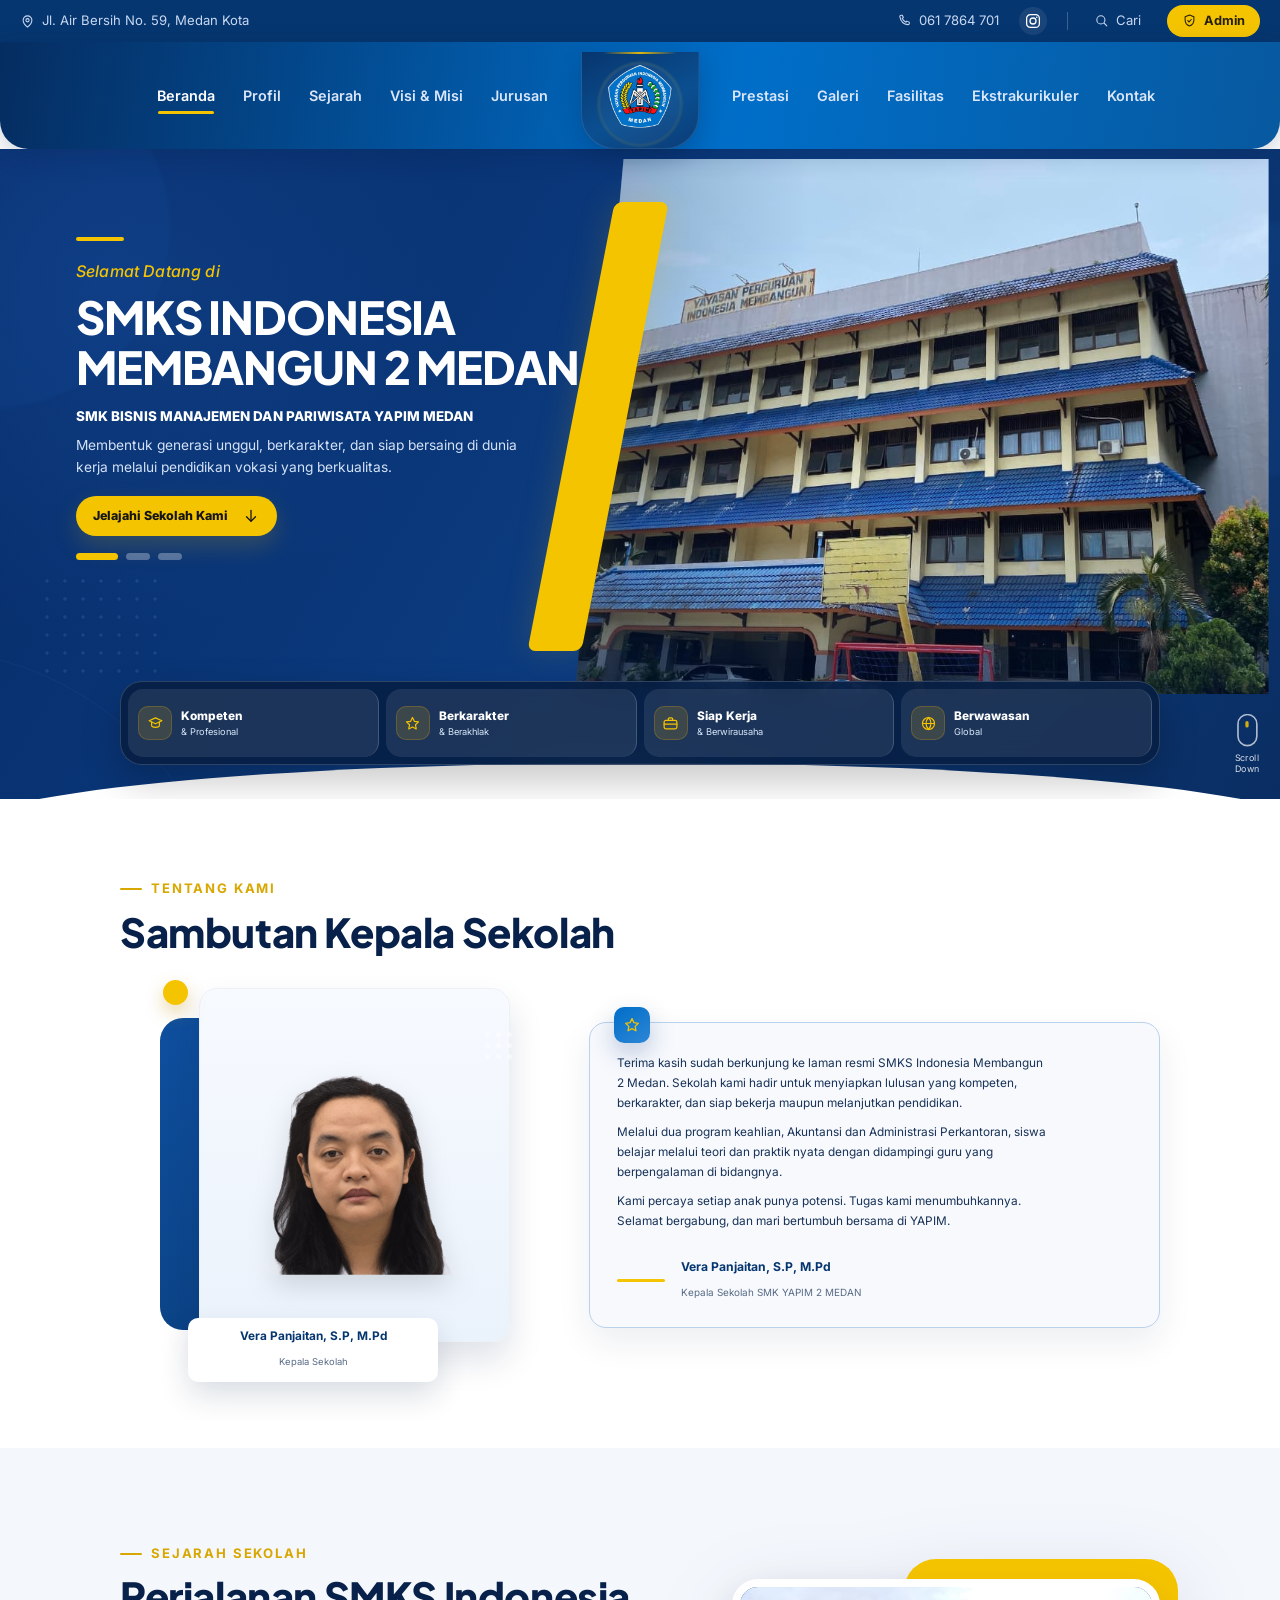
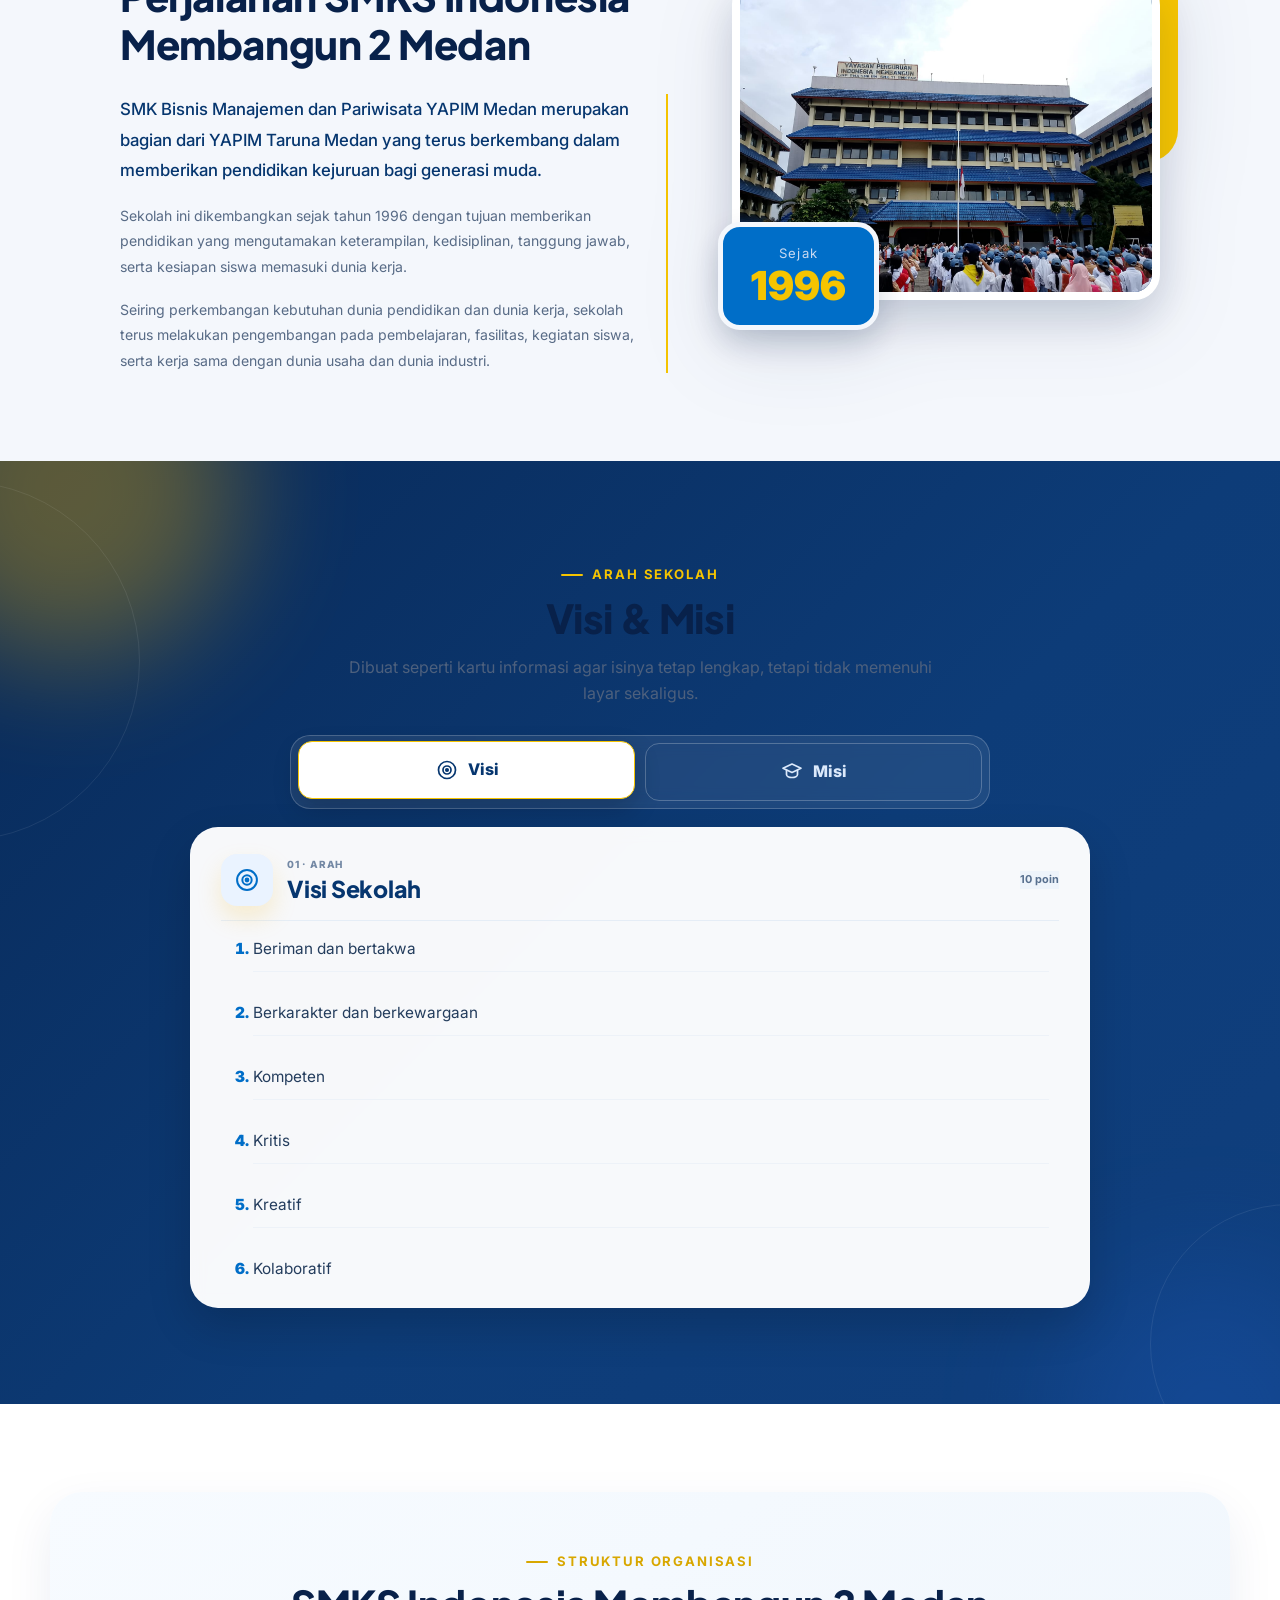
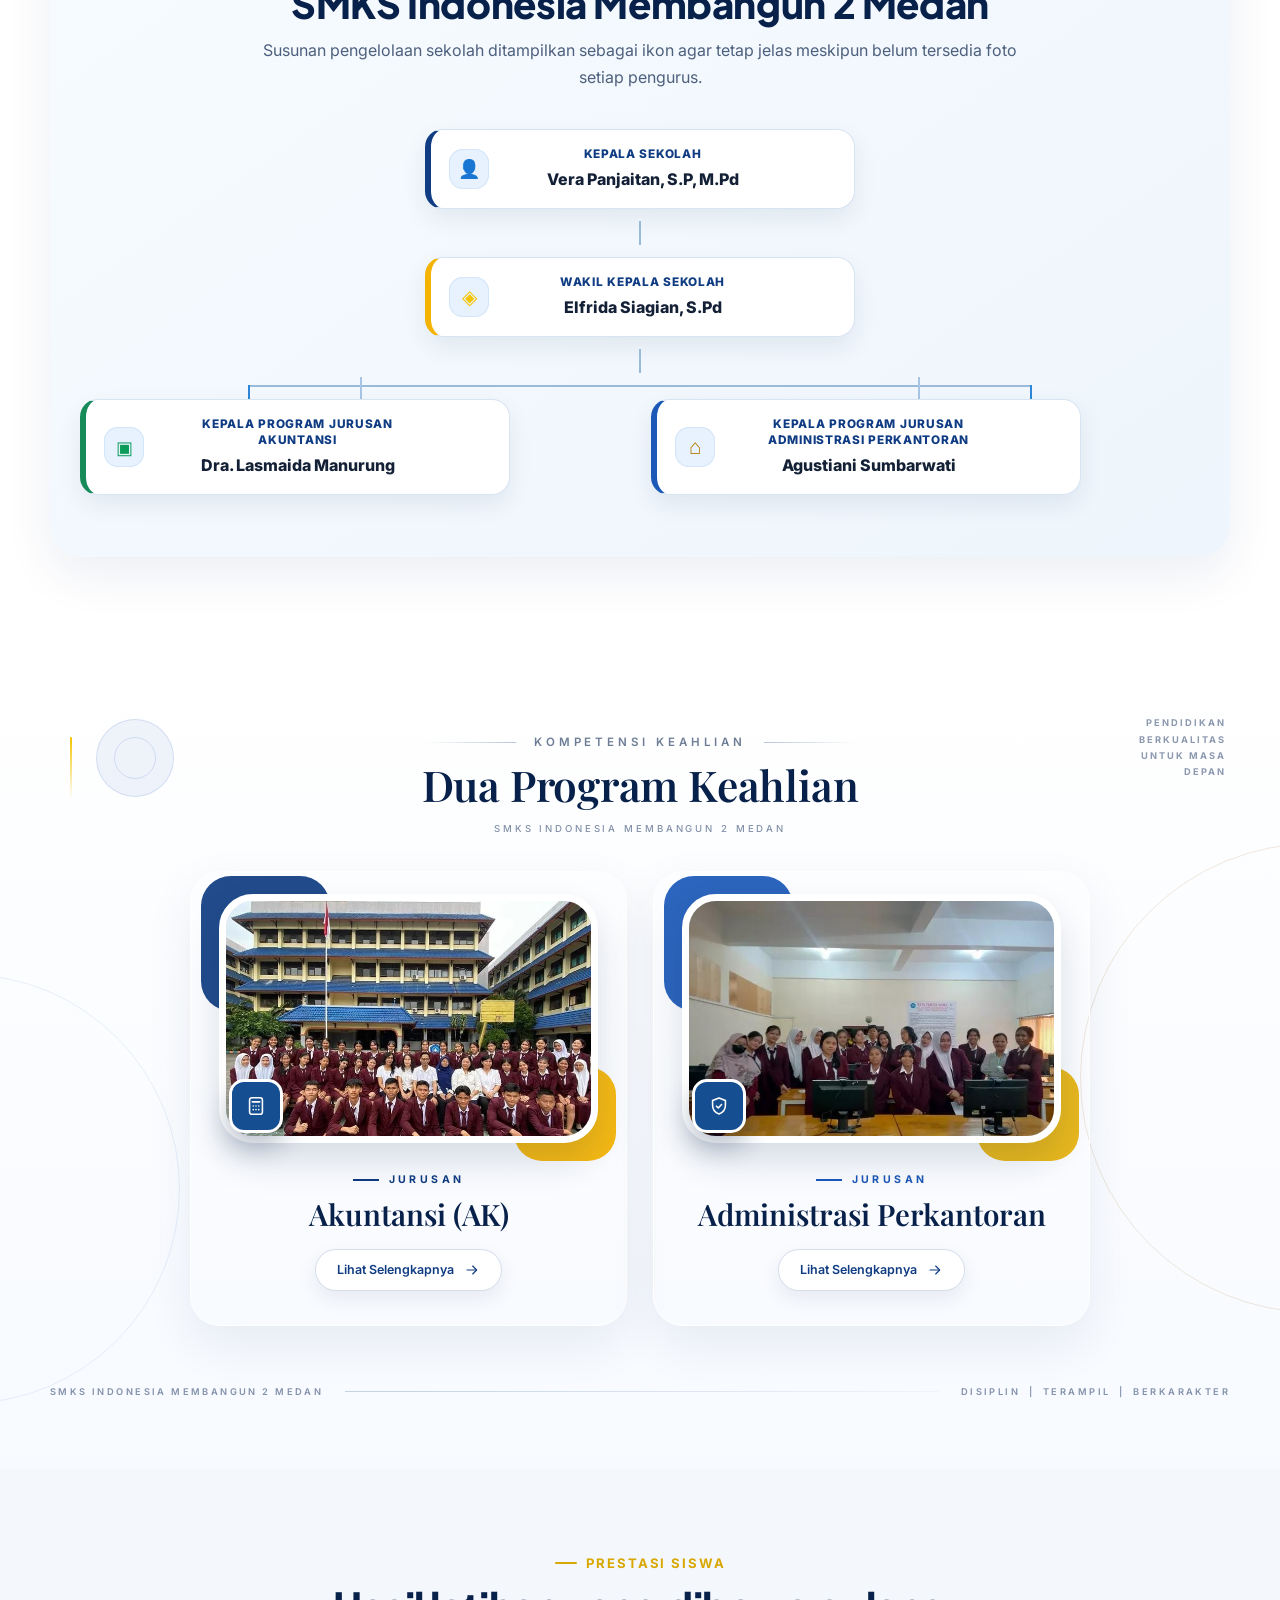
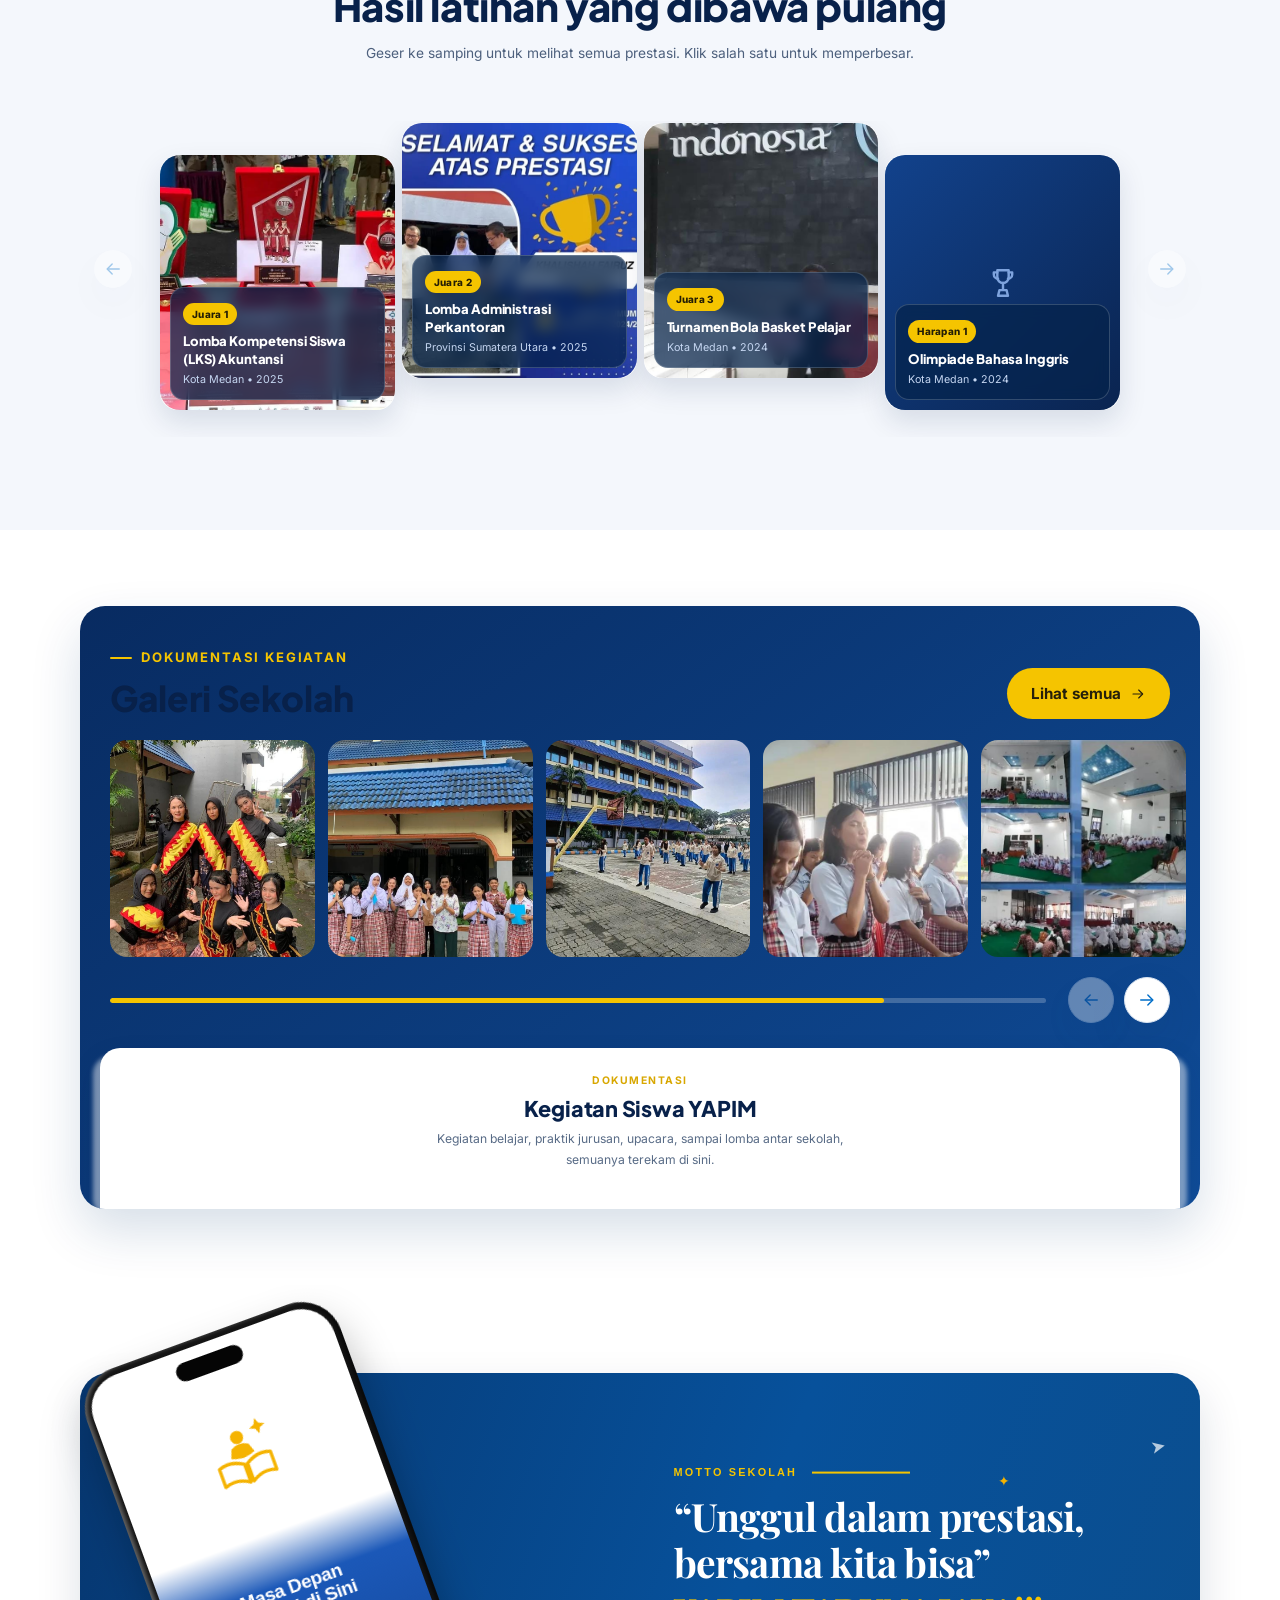
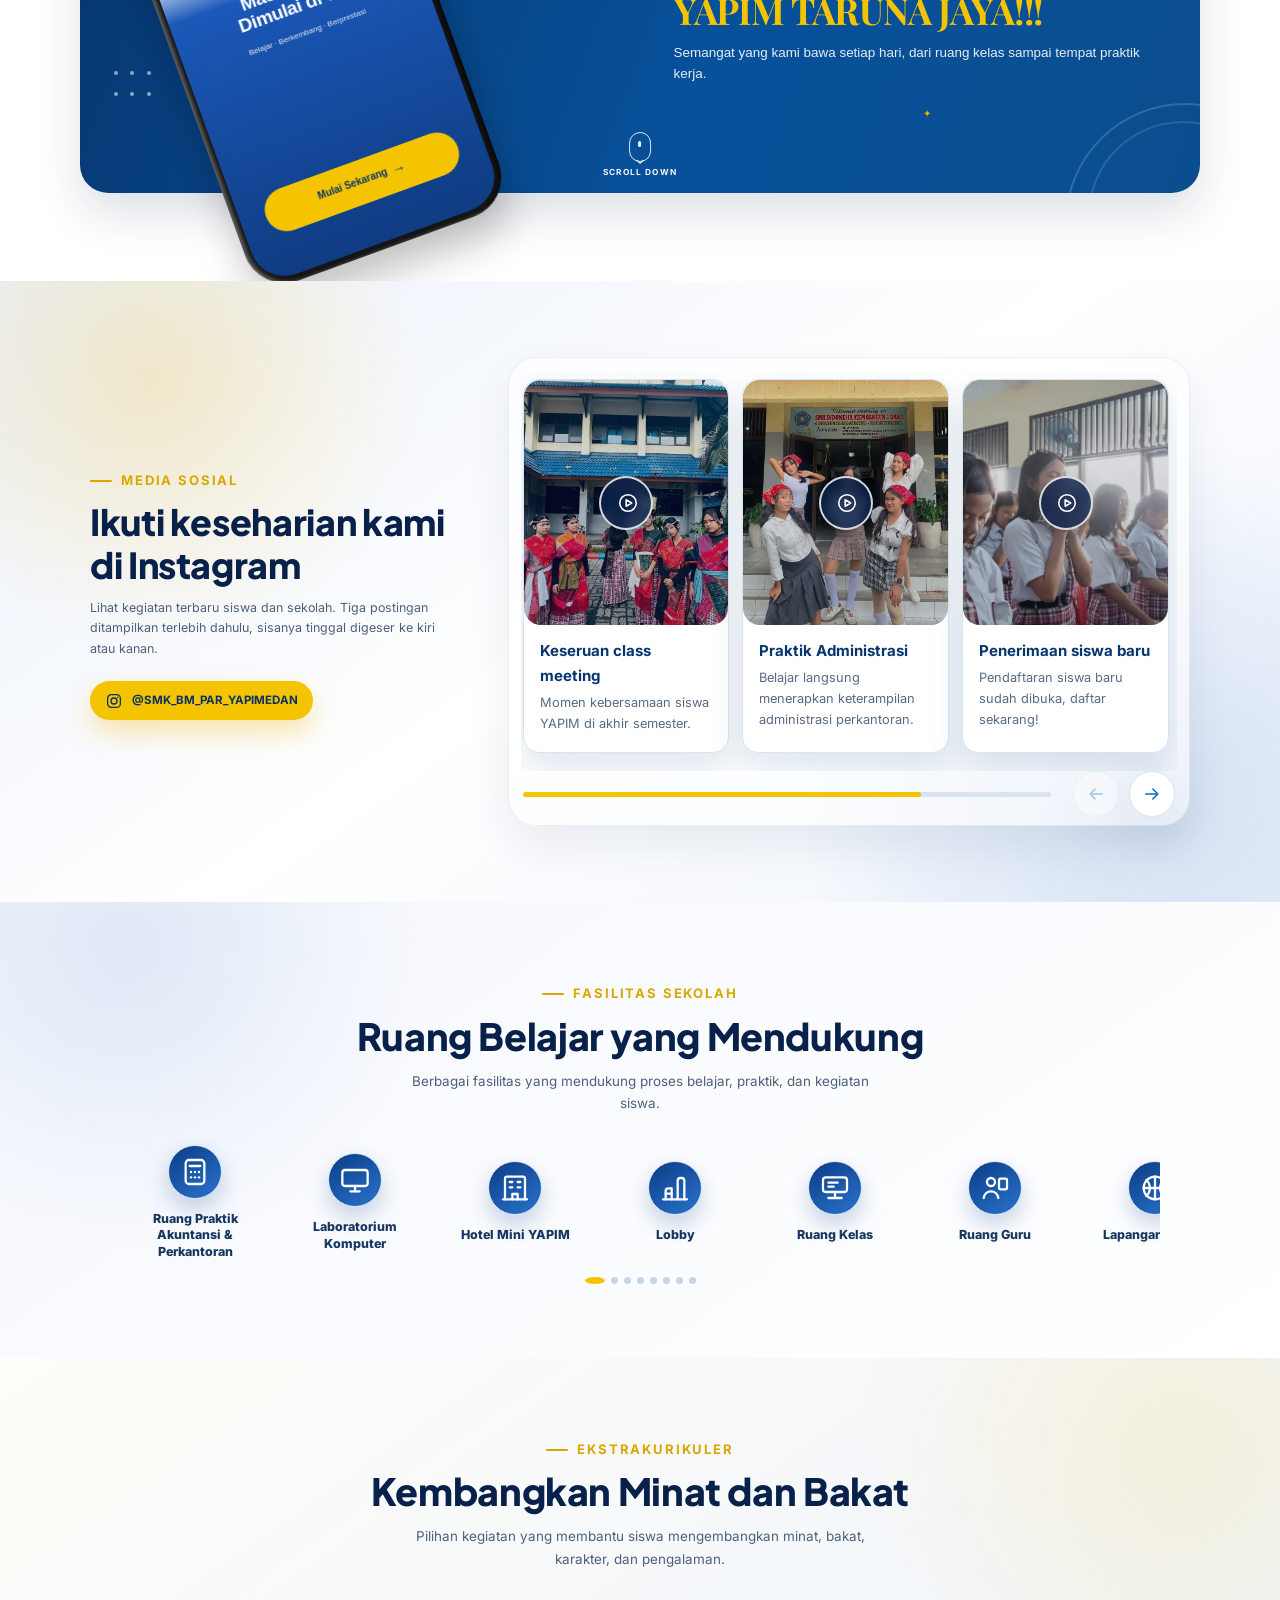
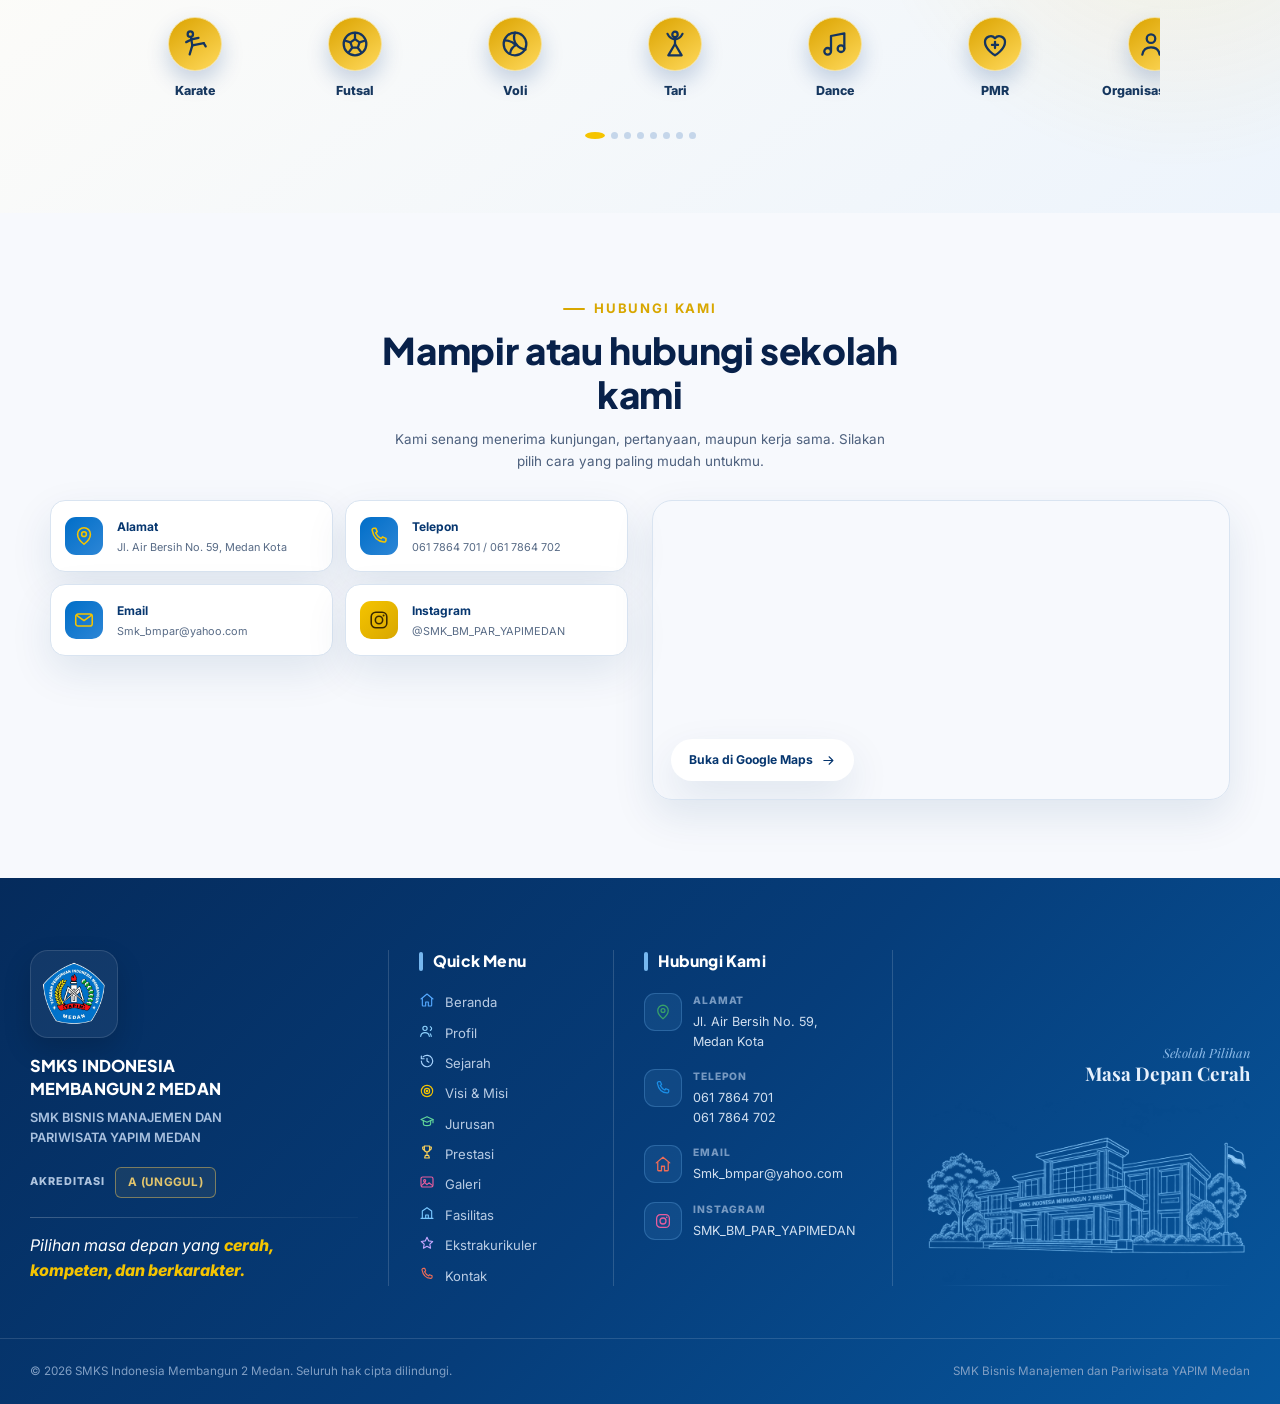
<file: index.html>
<!DOCTYPE html>
<html lang="id">
<head>
<meta charset="UTF-8">
<meta name="viewport" content="width=device-width, initial-scale=1">

<meta name="description"
      content="SMKS Indonesia Membangun 2 Medan — SMK Bisnis Manajemen dan Pariwisata YAPIM Medan.">

<title>Beranda | SMKS Indonesia Membangun 2 Medan</title>

<link rel="icon" href="assets/img/logo.png">

<!-- huruf dari Google Fonts: Plus Jakarta Sans untuk judul, Inter untuk teks, Playfair Display untuk judul bagian jurusan -->
<link rel="preconnect" href="https://fonts.googleapis.com">
<link rel="preconnect" href="https://fonts.gstatic.com" crossorigin>
<link href="https://fonts.googleapis.com/css2?family=Inter:wght@400;500;600;700&family=Playfair+Display:wght@500;600;700&family=Plus+Jakarta+Sans:wght@500;700;800&display=swap" rel="stylesheet">

<link rel="stylesheet" href="assets/css/style.css?v=1790217725">

<!-- tanda bahwa JavaScript aktif (dipakai untuk animasi muncul saat digulir) -->
<script>document.documentElement.className += ' js';</script>
</head>

<body>

<a class="lewati" href="#konten">Lewati ke isi halaman</a>


<!-- =========================================================
     BAR INFORMASI ATAS
========================================================= -->
<div class="bar-info">

    <div class="wadah wadah--lebar bar-info__isi">

        <a class="bar-info__item bar-info__alamat"
           href="https://www.google.com/maps/search/?api=1&amp;query=Jl.+Air+Bersih+No.+59+Medan+Kota"
           target="_blank"
           rel="noopener">

            <svg class="ikon" width="15" height="15" viewBox="0 0 24 24" fill="none" stroke="currentColor" stroke-width="1.7" stroke-linecap="round" stroke-linejoin="round" aria-hidden="true"><path d="M12 21s7-5.6 7-11a7 7 0 1 0-14 0c0 5.4 7 11 7 11Z"/><circle cx="12" cy="10" r="2.6"/></svg>
            <span>Jl. Air Bersih No. 59, Medan Kota</span>

        </a>

        <div class="bar-info__kanan">

            <a class="bar-info__item"
               href="tel:0617864701">

                <svg class="ikon" width="15" height="15" viewBox="0 0 24 24" fill="none" stroke="currentColor" stroke-width="1.7" stroke-linecap="round" stroke-linejoin="round" aria-hidden="true"><path d="M6.5 3.5h2l1.6 3.8-1.7 1.4a12.5 12.5 0 0 0 6 6l1.4-1.7 3.8 1.6v2a2 2 0 0 1-2.2 2C10.5 18 6 13.5 4.5 5.7a2 2 0 0 1 2-2.2Z"/></svg>
                <span>061 7864 701</span>

            </a>

            <a class="bar-info__item bar-info__ig"
               href="https://www.instagram.com/smk_bm_par_yapimedan/"
               target="_blank"
               rel="noopener"
               aria-label="Instagram SMK_BM_PAR_YAPIMEDAN"
               title="Instagram @SMK_BM_PAR_YAPIMEDAN">
                <svg class="ikon" width="18" height="18" viewBox="0 0 24 24" fill="none" stroke="currentColor" stroke-width="1.7" stroke-linecap="round" stroke-linejoin="round" aria-hidden="true"><rect x="3.5" y="3.5" width="17" height="17" rx="5"/><circle cx="12" cy="12" r="4"/><circle cx="17" cy="7" r="1.1" fill="currentColor" stroke="none"/></svg>            </a>

            <span class="bar-info__pisah" aria-hidden="true"></span>

            <button class="bar-info__cari"
                    type="button"
                    data-buka-cari
                    aria-label="Cari di halaman ini">

                <svg class="ikon" width="15" height="15" viewBox="0 0 24 24" fill="none" stroke="currentColor" stroke-width="1.7" stroke-linecap="round" stroke-linejoin="round" aria-hidden="true"><circle cx="11" cy="11" r="6.5"/><path d="m16 16 4.5 4.5"/></svg>
                <span>Cari</span>

            </button>

            <a class="bar-info__admin"
               href="#admin-online">

                <svg class="ikon" width="15" height="15" viewBox="0 0 24 24" fill="none" stroke="currentColor" stroke-width="1.7" stroke-linecap="round" stroke-linejoin="round" aria-hidden="true"><path d="M12 3.2 5 6v5.2c0 4.3 2.9 8.1 7 9.6 4.1-1.5 7-5.3 7-9.6V6Z"/><path d="m9.2 12.2 2 2 3.6-3.8"/></svg>
                <span>Admin</span>

            </a>

        </div>

    </div>

</div>


<!-- =========================================================
     NAVBAR
     Menu kiri | LOGO (tepat di tengah) | menu kanan
========================================================= -->
<header class="navbar" id="navbar">

    <nav class="wadah wadah--lebar navbar__isi" aria-label="Menu utama">

        <!-- tombol cari (hanya tampil di HP) -->
        <button class="navcari navcari--hp"
                type="button"
                data-buka-cari
                aria-label="Cari di halaman ini">

            <svg class="ikon" width="20" height="20" viewBox="0 0 24 24" fill="none" stroke="currentColor" stroke-width="1.7" stroke-linecap="round" stroke-linejoin="round" aria-hidden="true"><circle cx="11" cy="11" r="6.5"/><path d="m16 16 4.5 4.5"/></svg>
        </button>


        <!-- ================= LOGO TENGAH ================= -->
        <a class="navlogo"
           href="index.html"
           aria-label="Beranda SMK YAPIM 2 MEDAN">

            <img src="assets/img/logo.png"
                 alt="Logo SMK YAPIM 2 MEDAN"
                 class="navlogo__img"
                 data-fallback="logo">

        </a>


        <div class="navpanel" id="navPanel">

            <!-- ================= MENU KIRI ================= -->
            <ul class="navmenu navmenu--kiri">
                            <li>
                <a class="navlink aktif"
                   href="index.html#hero"
                   data-seksi="hero">

                    <span class="navlink__ikon"><svg class="ikon" width="18" height="18" viewBox="0 0 24 24" fill="none" stroke="currentColor" stroke-width="1.7" stroke-linecap="round" stroke-linejoin="round" aria-hidden="true"><path d="M3 10.5 12 3l9 7.5"/><path d="M5 9.8V20a1 1 0 0 0 1 1h4v-6h4v6h4a1 1 0 0 0 1-1V9.8"/></svg></span>

                    <span class="navlink__teks">Beranda</span>
                </a>
            </li>
                    <li>
                <a class="navlink"
                   href="profil.html"
                   data-seksi="profil">

                    <span class="navlink__ikon"><svg class="ikon" width="18" height="18" viewBox="0 0 24 24" fill="none" stroke="currentColor" stroke-width="1.7" stroke-linecap="round" stroke-linejoin="round" aria-hidden="true"><circle cx="9" cy="8" r="3.2"/><path d="M2.5 20c.6-3.6 3.3-5.5 6.5-5.5s5.9 1.9 6.5 5.5"/><path d="M17 5.5a3 3 0 0 1 0 5.6"/><path d="M18.4 20c-.2-1.6-.7-2.9-1.5-3.9"/></svg></span>

                    <span class="navlink__teks">Profil</span>
                </a>
            </li>
                    <li>
                <a class="navlink"
                   href="sejarah.html"
                   data-seksi="sejarah">

                    <span class="navlink__ikon"><svg class="ikon" width="18" height="18" viewBox="0 0 24 24" fill="none" stroke="currentColor" stroke-width="1.7" stroke-linecap="round" stroke-linejoin="round" aria-hidden="true"><path d="M3.5 12a8.5 8.5 0 1 0 2.6-6.1"/><path d="M3.5 4.5v4.2h4.2"/><path d="M12 7.8V12l2.8 1.8"/></svg></span>

                    <span class="navlink__teks">Sejarah</span>
                </a>
            </li>
                    <li>
                <a class="navlink"
                   href="visimisi.html"
                   data-seksi="visi-misi">

                    <span class="navlink__ikon"><svg class="ikon" width="18" height="18" viewBox="0 0 24 24" fill="none" stroke="currentColor" stroke-width="1.7" stroke-linecap="round" stroke-linejoin="round" aria-hidden="true"><circle cx="12" cy="12" r="8.5"/><circle cx="12" cy="12" r="4"/><circle cx="12" cy="12" r="1.2" fill="currentColor"/></svg></span>

                    <span class="navlink__teks">Visi &amp; Misi</span>
                </a>
            </li>
                    <li>
                <a class="navlink"
                   href="jurusan.html"
                   data-seksi="jurusan">

                    <span class="navlink__ikon"><svg class="ikon" width="18" height="18" viewBox="0 0 24 24" fill="none" stroke="currentColor" stroke-width="1.7" stroke-linecap="round" stroke-linejoin="round" aria-hidden="true"><path d="m12 4 9 4.2-9 4.2-9-4.2Z"/><path d="M6.5 10v4.6c0 1.6 2.6 2.9 5.5 2.9s5.5-1.3 5.5-2.9V10"/><path d="M21 8.2v5"/></svg></span>

                    <span class="navlink__teks">Jurusan</span>
                </a>
            </li>
                    </ul>

            <!-- ================= MENU KANAN ================= -->
            <ul class="navmenu navmenu--kanan">
                            <li>
                <a class="navlink"
                   href="prestasi.html"
                   data-seksi="prestasi">

                    <span class="navlink__ikon"><svg class="ikon" width="18" height="18" viewBox="0 0 24 24" fill="none" stroke="currentColor" stroke-width="1.7" stroke-linecap="round" stroke-linejoin="round" aria-hidden="true"><path d="M8 3h8v5a4 4 0 0 1-8 0Z"/><path d="M8 4.5H5.5V6a3 3 0 0 0 3 3"/><path d="M16 4.5h2.5V6a3 3 0 0 1-3 3"/><path d="M12 12v4"/><path d="M8.5 21h7l-1-4h-5Z"/></svg></span>

                    <span class="navlink__teks">Prestasi</span>
                </a>
            </li>
                    <li>
                <a class="navlink"
                   href="galeri.html"
                   data-seksi="galeri">

                    <span class="navlink__ikon"><svg class="ikon" width="18" height="18" viewBox="0 0 24 24" fill="none" stroke="currentColor" stroke-width="1.7" stroke-linecap="round" stroke-linejoin="round" aria-hidden="true"><rect x="3" y="4.5" width="18" height="15" rx="2.5"/><circle cx="8.5" cy="10" r="1.6"/><path d="m4 17 4.5-4.2 3.4 3.1 3-2.7L20 17"/></svg></span>

                    <span class="navlink__teks">Galeri</span>
                </a>
            </li>
                    <li>
                <a class="navlink"
                   href="fasilitas.html"
                   data-seksi="fasilitas">

                    <span class="navlink__ikon"><svg class="ikon" width="18" height="18" viewBox="0 0 24 24" fill="none" stroke="currentColor" stroke-width="1.7" stroke-linecap="round" stroke-linejoin="round" aria-hidden="true"><path d="M3 20h18"/><path d="M5 20V9l7-5 7 5v11"/><path d="M10 20v-5h4v5"/></svg></span>

                    <span class="navlink__teks">Fasilitas</span>
                </a>
            </li>
                    <li>
                <a class="navlink"
                   href="ekstrakurikuler.html"
                   data-seksi="ekstrakurikuler">

                    <span class="navlink__ikon"><svg class="ikon" width="18" height="18" viewBox="0 0 24 24" fill="none" stroke="currentColor" stroke-width="1.7" stroke-linecap="round" stroke-linejoin="round" aria-hidden="true"><path d="m12 3.5 2.6 5.4 5.9.8-4.3 4.1 1.1 5.9L12 16.9l-5.3 2.8 1.1-5.9-4.3-4.1 5.9-.8Z"/></svg></span>

                    <span class="navlink__teks">Ekstrakurikuler</span>
                </a>
            </li>
                    <li>
                <a class="navlink"
                   href="kontak.html"
                   data-seksi="kontak">

                    <span class="navlink__ikon"><svg class="ikon" width="18" height="18" viewBox="0 0 24 24" fill="none" stroke="currentColor" stroke-width="1.7" stroke-linecap="round" stroke-linejoin="round" aria-hidden="true"><path d="M6.5 3.5h2l1.6 3.8-1.7 1.4a12.5 12.5 0 0 0 6 6l1.4-1.7 3.8 1.6v2a2 2 0 0 1-2.2 2C10.5 18 6 13.5 4.5 5.7a2 2 0 0 1 2-2.2Z"/></svg></span>

                    <span class="navlink__teks">Kontak</span>
                </a>
            </li>
                    </ul>

            <!-- tombol admin (hanya tampil di HP) -->
            <a class="tombol tombol--admin navpanel__admin"
               href="#admin-online">

                <svg class="ikon" width="17" height="17" viewBox="0 0 24 24" fill="none" stroke="currentColor" stroke-width="1.7" stroke-linecap="round" stroke-linejoin="round" aria-hidden="true"><path d="M12 3.2 5 6v5.2c0 4.3 2.9 8.1 7 9.6 4.1-1.5 7-5.3 7-9.6V6Z"/><path d="m9.2 12.2 2 2 3.6-3.8"/></svg>
                Admin

            </a>

        </div>


        <!-- ================= BURGER HP ================= -->
        <button class="navburger"
                type="button"
                id="tombolBurger"
                aria-label="Buka menu"
                aria-expanded="false"
                aria-controls="navPanel">

            <span></span>
            <span></span>
            <span></span>

        </button>

    </nav>

</header>


<!-- =========================================================
     PENCARIAN
========================================================= -->
<div class="caribox" id="kotakCari" hidden>

    <div class="caribox__isi">

        <div class="caribox__input">

            <svg class="ikon" width="20" height="20" viewBox="0 0 24 24" fill="none" stroke="currentColor" stroke-width="1.7" stroke-linecap="round" stroke-linejoin="round" aria-hidden="true"><circle cx="11" cy="11" r="6.5"/><path d="m16 16 4.5 4.5"/></svg>
            <input type="search"
                   id="inputCari"
                   placeholder="Cari jurusan, prestasi, fasilitas, kontak…"
                   autocomplete="off">

            <button type="button"
                    id="tutupCari"
                    aria-label="Tutup pencarian">

                <svg class="ikon" width="20" height="20" viewBox="0 0 24 24" fill="none" stroke="currentColor" stroke-width="1.7" stroke-linecap="round" stroke-linejoin="round" aria-hidden="true"><path d="m6 6 12 12M18 6 6 18"/></svg>
            </button>

        </div>

        <div class="caribox__hasil"
             id="hasilCari">

            <p class="caribox__kosong">
                Ketik kata kunci, misalnya
                <b>jurusan</b>
                atau
                <b>kantin</b>.
            </p>

        </div>

    </div>

</div>


<main id="konten">
<section class="hero" id="hero">

  <!-- Dekorasi background -->
  <div class="hero__dekor" aria-hidden="true">
    <span class="hero__orb hero__orb--1"></span>
    <span class="hero__orb hero__orb--2"></span>
    <span class="hero__orb hero__orb--3"></span>
    <span class="hero__dots"></span>
    <span class="hero__line"></span>
  </div>

  <div class="wadah hero__grid">

    <!-- ================= TEKS KIRI ================= -->
    <div class="hero__teks">

      <span class="hero__garis"></span>

      <p class="hero__salam">
        Selamat Datang di
      </p>

      <h1 class="hero__judul">
        SMKS INDONESIA
        <span>MEMBANGUN 2 MEDAN</span>
      </h1>

      <p class="hero__nama-resmi">
        SMK BISNIS MANAJEMEN DAN PARIWISATA YAPIM MEDAN
      </p>

      <p class="hero__uraian">
        Membentuk generasi unggul, berkarakter, dan siap bersaing di
        dunia kerja melalui pendidikan vokasi yang berkualitas.
      </p>

      <a class="tombol tombol--utama tombol--turun" href="#profil">
        <span>Jelajahi Sekolah Kami</span>
        <span class="tombol__panah">
          <svg class="ikon" width="18" height="18" viewBox="0 0 24 24" fill="none" stroke="currentColor" stroke-width="1.7" stroke-linecap="round" stroke-linejoin="round" aria-hidden="true"><path d="M12 4.5v14"/><path d="m6 13 6 6 6-6"/></svg>        </span>
      </a>

      <!-- indikator slide/dekorasi -->
      <div class="hero__indikator" aria-hidden="true">
        <span class="aktif"></span>
        <span></span>
        <span></span>
      </div>

    </div>


    <!-- ================= FOTO GEDUNG ================= -->
    <div class="hero__visual">

      <div class="hero__foto">

        <img
          class="hero__foto-desktop"
          src="assets/img/gedung-sekolah.png"
          alt="Gedung SMKS Indonesia Membangun 2 Medan"
        >

                <img
          class="hero__foto-mobile hero__foto-mobile--1"
          src="assets/img/foto-sejarah.jpg"
          alt="Foto sekolah"
          aria-hidden="true"
        >
        <img
          class="hero__foto-mobile hero__foto-mobile--2"
          src="assets/img/gedung-sekolah.png"
          alt="Foto sekolah"
          aria-hidden="true"
        >

        <div class="hero__foto-overlay"></div>

      </div>

      <!-- bentuk kuning sebagai pemisah -->
      <div class="hero__kuning"></div>

    </div>

  </div>


  <!-- ================= 4 FEATURE ================= -->
  <div class="wadah hero__feature-wadah">

    <ul class="keunggulan">

      
        <li
          class="keunggulan__item"
          style="--tunda: 0ms"
        >

          <span class="keunggulan__ikon">
            <svg class="ikon" width="24" height="24" viewBox="0 0 24 24" fill="none" stroke="currentColor" stroke-width="1.7" stroke-linecap="round" stroke-linejoin="round" aria-hidden="true"><path d="m12 4 9 4.2-9 4.2-9-4.2Z"/><path d="M6.5 10v4.6c0 1.6 2.6 2.9 5.5 2.9s5.5-1.3 5.5-2.9V10"/></svg>          </span>

          <span class="keunggulan__teks">
            <span class="keunggulan__judul">
              Kompeten            </span>

            <span class="keunggulan__sub">
              & Profesional            </span>
          </span>

        </li>

      
        <li
          class="keunggulan__item"
          style="--tunda: 120ms"
        >

          <span class="keunggulan__ikon">
            <svg class="ikon" width="24" height="24" viewBox="0 0 24 24" fill="none" stroke="currentColor" stroke-width="1.7" stroke-linecap="round" stroke-linejoin="round" aria-hidden="true"><path d="m12 3.5 2.6 5.4 5.9.8-4.3 4.1 1.1 5.9L12 16.9l-5.3 2.8 1.1-5.9-4.3-4.1 5.9-.8Z"/></svg>          </span>

          <span class="keunggulan__teks">
            <span class="keunggulan__judul">
              Berkarakter            </span>

            <span class="keunggulan__sub">
              & Berakhlak            </span>
          </span>

        </li>

      
        <li
          class="keunggulan__item"
          style="--tunda: 240ms"
        >

          <span class="keunggulan__ikon">
            <svg class="ikon" width="24" height="24" viewBox="0 0 24 24" fill="none" stroke="currentColor" stroke-width="1.7" stroke-linecap="round" stroke-linejoin="round" aria-hidden="true"><rect x="3" y="7.5" width="18" height="12" rx="2.5"/><path d="M9 7.5V5.8A1.8 1.8 0 0 1 10.8 4h2.4A1.8 1.8 0 0 1 15 5.8v1.7"/><path d="M3 13h18"/></svg>          </span>

          <span class="keunggulan__teks">
            <span class="keunggulan__judul">
              Siap Kerja            </span>

            <span class="keunggulan__sub">
              & Berwirausaha            </span>
          </span>

        </li>

      
        <li
          class="keunggulan__item"
          style="--tunda: 360ms"
        >

          <span class="keunggulan__ikon">
            <svg class="ikon" width="24" height="24" viewBox="0 0 24 24" fill="none" stroke="currentColor" stroke-width="1.7" stroke-linecap="round" stroke-linejoin="round" aria-hidden="true"><circle cx="12" cy="12" r="8.5"/><path d="M3.5 12h17"/><path d="M12 3.5c2.3 2.4 3.5 5.4 3.5 8.5s-1.2 6.1-3.5 8.5c-2.3-2.4-3.5-5.4-3.5-8.5S9.7 5.9 12 3.5Z"/></svg>          </span>

          <span class="keunggulan__teks">
            <span class="keunggulan__judul">
              Berwawasan            </span>

            <span class="keunggulan__sub">
              Global            </span>
          </span>

        </li>

      
    </ul>

  </div>


  <!-- Scroll indicator -->
  <div class="hero__scroll" aria-hidden="true">
    <span></span>
    <small>Scroll<br>Down</small>
  </div>

</section><section class="sambutan seksi" id="profil">
  <div class="wadah sambutan__wrap">

    <!-- JUDUL -->
    <div class="sambutan__heading reveal" data-anim="atas">
      <p class="seksi__label">Tentang Kami</p>
      <h2 class="seksi__judul">Sambutan Kepala Sekolah</h2>
    </div>

    <div class="sambutan__grid">

      <!-- FOTO KEPALA SEKOLAH -->
      <div class="sambutan__foto reveal" data-anim="kiri">

        <!-- dekorasi biru -->
        <div class="sambutan__shape"></div>

        <!-- aksen kuning -->
        <span class="sambutan__dot sambutan__dot--one"></span>
        <span class="sambutan__dot sambutan__dot--two"></span>

        <!-- titik-titik dekorasi -->
        <div class="sambutan__dots">
          <i></i><i></i><i></i>
          <i></i><i></i><i></i>
          <i></i><i></i><i></i>
        </div>

        <!-- FOTO IBU -->
        <div class="sambutan__foto-box">
          <img
            class="sambutan__gambar"
            src="assets/img/kepala-sekolah.png"
            alt="Vera Panjaitan, S.P, M.Pd"
            data-fallback="orang"
          >
        </div>

        <!-- NAMA -->
        <div class="sambutan__kartu-nama">
          <strong>Vera Panjaitan, S.P, M.Pd</strong>
          <span>Kepala Sekolah</span>
        </div>

      </div>


      <!-- ISI SAMBUTAN -->
      <div class="sambutan__teks reveal" data-anim="kanan">

        <div class="sambutan__box">

          <!-- ikon kutip -->
          <div class="sambutan__quote-icon">
            <svg class="ikon" width="18" height="18" viewBox="0 0 24 24" fill="none" stroke="currentColor" stroke-width="1.7" stroke-linecap="round" stroke-linejoin="round" aria-hidden="true"><path d="m12 3.5 2.6 5.4 5.9.8-4.3 4.1 1.1 5.9L12 16.9l-5.3 2.8 1.1-5.9-4.3-4.1 5.9-.8Z"/></svg>          </div>

          <p class="sambutan__salam">
            Salam sejahtera bagi kita semua.          </p>

                      <p class="sambutan__paragraf">
              Terima kasih sudah berkunjung ke laman resmi SMKS Indonesia Membangun 2 Medan. Sekolah kami hadir untuk menyiapkan lulusan yang kompeten, berkarakter, dan siap bekerja maupun melanjutkan pendidikan.            </p>
                      <p class="sambutan__paragraf">
              Melalui dua program keahlian, Akuntansi dan Administrasi Perkantoran, siswa belajar melalui teori dan praktik nyata dengan didampingi guru yang berpengalaman di bidangnya.            </p>
                      <p class="sambutan__paragraf">
              Kami percaya setiap anak punya potensi. Tugas kami menumbuhkannya. Selamat bergabung, dan mari bertumbuh bersama di YAPIM.            </p>
          
          <!-- TANDA TANGAN -->
          <div class="sambutan__ttd">
            <span class="sambutan__garis"></span>

            <div class="sambutan__ttd-info">
              <strong>Vera Panjaitan, S.P, M.Pd</strong>

              <span>
                Kepala Sekolah                SMK YAPIM 2 MEDAN              </span>
            </div>
          </div>

        </div>

      </div>

    </div>
  </div>
</section><section class="sejarah seksi" id="sejarah">

    <div class="wadah sejarah__grid">

        <!-- ================= FOTO SEJARAH ================= -->
        <!-- GANTI src di bawah jika ingin memakai foto sejarah khusus. -->
        <div class="sejarah__visual reveal" data-anim="kiri">

            <div class="sejarah__foto">
                <img src="assets/img/foto-sejarah.jpg"
                     alt="Foto sejarah SMKS Indonesia Membangun 2 Medan"
                     loading="lazy">
            </div>

            <div class="sejarah__lencana">
                <small>Sejak</small>
                <strong>1996</strong>
            </div>

        </div>


        <!-- ================= TULISAN ================= -->
        <div class="sejarah__isi">

            <div class="sejarah__kepala reveal" data-anim="kanan">

                <p class="seksi__label">Sejarah Sekolah</p>

                <h2 class="seksi__judul">
                    Perjalanan SMKS Indonesia Membangun 2 Medan
                </h2>

            </div>

            <div class="sejarah__teks">
                                    <p class="sejarah__paragraf sejarah__paragraf--awal reveal"
                       data-anim="kanan"
                       style="--tunda: 130ms">
                        SMK Bisnis Manajemen dan Pariwisata YAPIM Medan merupakan bagian dari YAPIM Taruna Medan yang terus berkembang dalam memberikan pendidikan kejuruan bagi generasi muda.                    </p>
                                    <p class="sejarah__paragraf reveal"
                       data-anim="kanan"
                       style="--tunda: 260ms">
                        Sekolah ini dikembangkan sejak tahun 1996 dengan tujuan memberikan pendidikan yang mengutamakan keterampilan, kedisiplinan, tanggung jawab, serta kesiapan siswa memasuki dunia kerja.                    </p>
                                    <p class="sejarah__paragraf reveal"
                       data-anim="kanan"
                       style="--tunda: 390ms">
                        Seiring perkembangan kebutuhan dunia pendidikan dan dunia kerja, sekolah terus melakukan pengembangan pada pembelajaran, fasilitas, kegiatan siswa, serta kerja sama dengan dunia usaha dan dunia industri.                    </p>
                            </div>

        </div>

    </div>

</section>
<section class="visimisi seksi" id="visi-misi">
  <div class="visimisi__dekor" aria-hidden="true">
    <span class="visimisi__orb visimisi__orb--1"></span>
    <span class="visimisi__orb visimisi__orb--2"></span>
    <span class="visimisi__ring visimisi__ring--1"></span>
    <span class="visimisi__ring visimisi__ring--2"></span>
  </div>

  <div class="wadah">
    <div class="seksi__kepala seksi__kepala--tengah reveal">
      <p class="seksi__label seksi__label--terang">Arah Sekolah</p>
      <h2 class="seksi__judul seksi__judul--terang">Visi &amp; Misi</h2>
      <p class="seksi__ket seksi__ket--terang">Dibuat seperti kartu informasi agar isinya tetap lengkap, tetapi tidak memenuhi layar sekaligus.</p>
    </div>

    <div class="vm-tabs" role="tablist" aria-label="Visi dan Misi Sekolah">
      <button class="vm-tab aktif" type="button" role="tab" aria-selected="true" aria-controls="panel-visi" id="tab-visi" data-vm-tab="visi">
        <span class="vm-tab__icon"><svg class="ikon" width="24" height="24" viewBox="0 0 24 24" fill="none" stroke="currentColor" stroke-width="1.7" stroke-linecap="round" stroke-linejoin="round" aria-hidden="true"><circle cx="12" cy="12" r="8.5"/><circle cx="12" cy="12" r="4"/><circle cx="12" cy="12" r="1.2" fill="currentColor"/></svg></span>
        <span>Visi</span>
      </button>
      <button class="vm-tab" type="button" role="tab" aria-selected="false" aria-controls="panel-misi" id="tab-misi" data-vm-tab="misi">
        <span class="vm-tab__icon"><svg class="ikon" width="24" height="24" viewBox="0 0 24 24" fill="none" stroke="currentColor" stroke-width="1.7" stroke-linecap="round" stroke-linejoin="round" aria-hidden="true"><path d="m12 4 9 4.2-9 4.2-9-4.2Z"/><path d="M6.5 10v4.6c0 1.6 2.6 2.9 5.5 2.9s5.5-1.3 5.5-2.9V10"/></svg></span>
        <span>Misi</span>
      </button>
    </div>

    <div class="vm-showcase">
      <article class="vm-card vm-card--visi vm-aktif" id="panel-visi" role="tabpanel" aria-labelledby="tab-visi">
        <div class="vm-card__top">
          <span class="vm-card__ikon"><svg class="ikon" width="28" height="28" viewBox="0 0 24 24" fill="none" stroke="currentColor" stroke-width="1.7" stroke-linecap="round" stroke-linejoin="round" aria-hidden="true"><circle cx="12" cy="12" r="8.5"/><circle cx="12" cy="12" r="4"/><circle cx="12" cy="12" r="1.2" fill="currentColor"/></svg></span>
          <div><small>01 · ARAH</small><h3>Visi Sekolah</h3></div>
          <span class="vm-card__count">10 poin</span>
        </div>
        <div class="vm-card__scroll"><ol><li>Beriman dan bertakwa</li><li>Berkarakter dan berkewargaan</li><li>Kompeten</li><li>Kritis</li><li>Kreatif</li><li>Kolaboratif</li><li>Mandiri</li><li>Sehat</li><li>Komunikatif</li><li>Siap bekerja, melanjutkan pendidikan, dan berwirausaha</li></ol></div>
      </article>

      <article class="vm-card vm-card--misi" id="panel-misi" role="tabpanel" aria-labelledby="tab-misi" hidden>
        <div class="vm-card__top">
          <span class="vm-card__ikon"><svg class="ikon" width="28" height="28" viewBox="0 0 24 24" fill="none" stroke="currentColor" stroke-width="1.7" stroke-linecap="round" stroke-linejoin="round" aria-hidden="true"><path d="m12 4 9 4.2-9 4.2-9-4.2Z"/><path d="M6.5 10v4.6c0 1.6 2.6 2.9 5.5 2.9s5.5-1.3 5.5-2.9V10"/></svg></span>
          <div><small>02 · LANGKAH</small><h3>Misi Sekolah</h3></div>
          <span class="vm-card__count">11 poin</span>
        </div>
        <div class="vm-card__scroll"><ol><li>Menyelenggarakan pembelajaran yang berpusat pada peserta didik</li><li>Menerapkan Pembelajaran Mendalam</li><li>Meningkatkan kemampuan literasi dan numerasi peserta didik</li><li>Mengembangkan delapan dimensi Profil Lulusan</li><li>Meningkatkan kompetensi kejuruan peserta didik</li><li>Memperkuat link and match dengan dunia usaha, dunia industri, dan dunia kerja</li><li>Membangun budaya kerja profesional</li><li>Meningkatkan kompetensi dan profesionalisme pendidik</li><li>Menciptakan lingkungan sekolah yang aman, nyaman, sehat, inklusif, dan berbudaya positif</li><li>Mengembangkan budaya kewirausahaan dan inovasi</li><li>Melaksanakan evaluasi dan perbaikan kurikulum secara berkelanjutan dengan menggunakan data Rapor Pendidikan, hasil asesmen, hasil PKL, masukan peserta didik, guru, orang tua, komite sekolah, dan mitra dunia kerja.</li></ol></div>
      </article>
    </div>
  </div>
</section>
<section class="struktur seksi" id="struktur">
  <div class="wadah">
    <div class="struktur__papan reveal">
      <div class="struktur__kepala">
        <p class="seksi__label">Struktur Organisasi</p>
        <h2 class="seksi__judul">SMKS Indonesia Membangun 2 Medan</h2>
        <p class="seksi__ket">Susunan pengelolaan sekolah ditampilkan sebagai ikon agar tetap jelas meskipun belum tersedia foto setiap pengurus.</p>
      </div>
      <div class="struktur__bagan">
        <div class="simpul simpul--utama">
          <span class="simpul__jabatan">Kepala Sekolah</span>
          <span class="simpul__nama">Vera Panjaitan, S.P, M.Pd</span>
        </div>
        <span class="garis garis--tegak" aria-hidden="true"></span>
        <div class="simpul simpul--utama">
          <span class="simpul__jabatan">Wakil Kepala Sekolah</span>
          <span class="simpul__nama">Elfrida Siagian, S.Pd</span>
        </div>
        <span class="garis garis--tegak" aria-hidden="true"></span>
        <span class="garis garis--cabang" aria-hidden="true"></span>
        <div class="struktur__cabang">
                    <div class="simpul simpul--cabang">
            <span class="simpul__jabatan">Kepala Program Jurusan<br>Akuntansi</span>
            <span class="simpul__nama">Dra. Lasmaida Manurung</span>
          </div>
                    <div class="simpul simpul--cabang">
            <span class="simpul__jabatan">Kepala Program Jurusan<br>Administrasi Perkantoran</span>
            <span class="simpul__nama">Agustiani Sumbarwati</span>
          </div>
                  </div>
      </div>
    </div>
  </div>
</section>
<section class="program" id="jurusan">

  <!-- hiasan latar (tidak berisi teks penting) -->
  <span class="program__hias program__hias--garis" aria-hidden="true"></span>
  <span class="program__hias program__hias--cincin" aria-hidden="true"></span>
  <span class="program__hias program__hias--busur-kiri" aria-hidden="true"></span>
  <span class="program__hias program__hias--busur-kanan" aria-hidden="true"></span>
  <span class="program__slogan" aria-hidden="true">Pendidikan<br>berkualitas<br>untuk masa<br>depan</span>

  <div class="wadah">

    <div class="program__kepala reveal">
      <p class="program__label"><span>Kompetensi Keahlian</span></p>
      <h2 class="program__judul">Dua Program Keahlian</h2>
      <p class="program__sub">SMKS Indonesia Membangun 2 Medan</p>
    </div>

    <div class="program__grid">
            <a class="pkartu pkartu--akuntansi reveal" data-anim="kiri"
         href="jurusan-akuntansi.html" style="--k:#0f3c82;--kg:#08214a;--kt:#dbe6f8;--tunda:0ms"
         aria-label="Lihat selengkapnya jurusan Akuntansi">

        <span class="pkartu__foto">
          <span class="pkartu__blob pkartu__blob--1" aria-hidden="true"></span>
          <span class="pkartu__blob pkartu__blob--2" aria-hidden="true"></span>

          <span class="pkartu__bingkai">
            <img src="assets/img/jurusan-akuntansi.png" alt="Siswa program keahlian Akuntansi"
                 loading="lazy" data-fallback="jurusan">
          </span>

          <span class="pkartu__ikon" aria-hidden="true"><svg class="ikon" width="22" height="22" viewBox="0 0 24 24" fill="none" stroke="currentColor" stroke-width="1.7" stroke-linecap="round" stroke-linejoin="round" aria-hidden="true"><rect x="5" y="3" width="14" height="18" rx="2.5"/><path d="M8 7.5h8"/><circle cx="9" cy="12" r=".9" fill="currentColor" stroke="none"/><circle cx="12" cy="12" r=".9" fill="currentColor" stroke="none"/><circle cx="15" cy="12" r=".9" fill="currentColor" stroke="none"/><circle cx="9" cy="16" r=".9" fill="currentColor" stroke="none"/><circle cx="12" cy="16" r=".9" fill="currentColor" stroke="none"/><circle cx="15" cy="16" r=".9" fill="currentColor" stroke="none"/></svg></span>
        </span>

        <span class="pkartu__isi">
          <span class="pkartu__label">Jurusan</span>
          <span class="pkartu__nama">Akuntansi (AK)</span>
          <span class="pkartu__tombol">Lihat Selengkapnya <svg class="ikon" width="16" height="16" viewBox="0 0 24 24" fill="none" stroke="currentColor" stroke-width="1.7" stroke-linecap="round" stroke-linejoin="round" aria-hidden="true"><path d="M4.5 12h14"/><path d="m13 6 6 6-6 6"/></svg></span>
        </span>
      </a>
            <a class="pkartu pkartu--administrasi-perkantoran reveal" data-anim="kanan"
         href="jurusan-administrasi-perkantoran.html" style="--k:#1b58b8;--kg:#0b2f6a;--kt:#dbe9fb;--tunda:160ms"
         aria-label="Lihat selengkapnya jurusan Administrasi Perkantoran">

        <span class="pkartu__foto">
          <span class="pkartu__blob pkartu__blob--1" aria-hidden="true"></span>
          <span class="pkartu__blob pkartu__blob--2" aria-hidden="true"></span>

          <span class="pkartu__bingkai">
            <img src="assets/img/kegiatan/ak-3.png" alt="Siswa program keahlian Administrasi Perkantoran"
                 loading="lazy" data-fallback="jurusan">
          </span>

          <span class="pkartu__ikon" aria-hidden="true"><svg class="ikon" width="22" height="22" viewBox="0 0 24 24" fill="none" stroke="currentColor" stroke-width="1.7" stroke-linecap="round" stroke-linejoin="round" aria-hidden="true"><path d="M12 3.2 5 6v5.2c0 4.3 2.9 8.1 7 9.6 4.1-1.5 7-5.3 7-9.6V6Z"/><path d="m9.2 12.2 2 2 3.6-3.8"/></svg></span>
        </span>

        <span class="pkartu__isi">
          <span class="pkartu__label">Jurusan</span>
          <span class="pkartu__nama">Administrasi Perkantoran</span>
          <span class="pkartu__tombol">Lihat Selengkapnya <svg class="ikon" width="16" height="16" viewBox="0 0 24 24" fill="none" stroke="currentColor" stroke-width="1.7" stroke-linecap="round" stroke-linejoin="round" aria-hidden="true"><path d="M4.5 12h14"/><path d="m13 6 6 6-6 6"/></svg></span>
        </span>
      </a>
          </div>

    <div class="program__kaki reveal" aria-hidden="true">
      <span>SMKS Indonesia Membangun 2 Medan</span>
      <i></i>
      <span>Disiplin &nbsp;|&nbsp; Terampil &nbsp;|&nbsp; Berkarakter</span>
    </div>

  </div>
</section>
<section class="prestasi seksi" id="prestasi">
  <div class="wadah">
    <div class="seksi__kepala seksi__kepala--tengah reveal">
      <p class="seksi__label">Prestasi Siswa</p>
      <h2 class="seksi__judul">Hasil latihan yang dibawa pulang</h2>
      <p class="seksi__ket">Geser ke samping untuk melihat semua prestasi. Klik salah satu untuk memperbesar.</p>
    </div>
  </div>

  
  <div class="geser karusel" data-geser>
    <button class="geser__tombol geser__tombol--kiri" type="button" data-geser-kiri aria-label="Geser ke kiri"><svg class="ikon" width="20" height="20" viewBox="0 0 24 24" fill="none" stroke="currentColor" stroke-width="1.7" stroke-linecap="round" stroke-linejoin="round" aria-hidden="true"><path d="M19.5 12h-14"/><path d="m11 6-6 6 6 6"/></svg></button>

    <div class="geser__jalur geser__jalur--pusat" data-geser-jalur tabindex="0" aria-label="Daftar prestasi">
            <article class="kartu-prestasi reveal" data-anim="zoom" style="--tunda: 0ms" data-naik="0"
               data-zoom
               data-zoom-gambar="uploads/prestasi/prestasi-20260923-103842-e083685f.jpg"
               data-zoom-judul="Juara 1 — Lomba Kompetensi Siswa (LKS) Akuntansi"
               data-zoom-ket="Kota Medan • 2025 • Siswa Kelas XI AK Menyelesaikan siklus akuntansi perusahaan dagang dengan nilai tertinggi."
               tabindex="0" role="button" aria-label="Perbesar prestasi Lomba Kompetensi Siswa (LKS) Akuntansi">
        <div class="kartu-prestasi__foto">
                      <img src="uploads/prestasi/prestasi-20260923-103842-e083685f.jpg" alt="Lomba Kompetensi Siswa (LKS) Akuntansi" loading="lazy" draggable="false">
                    <span class="kartu-prestasi__zoom"><svg class="ikon" width="18" height="18" viewBox="0 0 24 24" fill="none" stroke="currentColor" stroke-width="1.7" stroke-linecap="round" stroke-linejoin="round" aria-hidden="true"><circle cx="11" cy="11" r="6.5"/><path d="m16 16 4.5 4.5"/><path d="M8.5 11h5M11 8.5v5"/></svg></span>
        </div>

        <div class="kartu-prestasi__label">
          <span class="pil">Juara 1</span>          <h3>Lomba Kompetensi Siswa (LKS) Akuntansi</h3>
          <p>
            Kota Medan • 2025          </p>
        </div>
      </article>
            <article class="kartu-prestasi reveal" data-anim="zoom" style="--tunda: 90ms" data-naik="1"
               data-zoom
               data-zoom-gambar="uploads/prestasi/prestasi-20260923-193033-20b663ca.jpg"
               data-zoom-judul="Juara 2 — Lomba Administrasi Perkantoran"
               data-zoom-ket="Provinsi Sumatera Utara • 2025 • Siswa Kelas XII Adm. Perkantoran Kompetisi keterampilan administrasi dan pelayanan perkantoran."
               tabindex="0" role="button" aria-label="Perbesar prestasi Lomba Administrasi Perkantoran">
        <div class="kartu-prestasi__foto">
                      <img src="uploads/prestasi/prestasi-20260923-193033-20b663ca.jpg" alt="Lomba Administrasi Perkantoran" loading="lazy" draggable="false">
                    <span class="kartu-prestasi__zoom"><svg class="ikon" width="18" height="18" viewBox="0 0 24 24" fill="none" stroke="currentColor" stroke-width="1.7" stroke-linecap="round" stroke-linejoin="round" aria-hidden="true"><circle cx="11" cy="11" r="6.5"/><path d="m16 16 4.5 4.5"/><path d="M8.5 11h5M11 8.5v5"/></svg></span>
        </div>

        <div class="kartu-prestasi__label">
          <span class="pil">Juara 2</span>          <h3>Lomba Administrasi Perkantoran</h3>
          <p>
            Provinsi Sumatera Utara • 2025          </p>
        </div>
      </article>
            <article class="kartu-prestasi reveal" data-anim="zoom" style="--tunda: 180ms" data-naik="1"
               data-zoom
               data-zoom-gambar="uploads/prestasi/prestasi-20260923-193051-679275d1.jpg"
               data-zoom-judul="Juara 3 — Turnamen Bola Basket Pelajar"
               data-zoom-ket="Kota Medan • 2024 • Tim Basket YAPIM Tim putra sekolah berhasil melaju sampai babak semifinal."
               tabindex="0" role="button" aria-label="Perbesar prestasi Turnamen Bola Basket Pelajar">
        <div class="kartu-prestasi__foto">
                      <img src="uploads/prestasi/prestasi-20260923-193051-679275d1.jpg" alt="Turnamen Bola Basket Pelajar" loading="lazy" draggable="false">
                    <span class="kartu-prestasi__zoom"><svg class="ikon" width="18" height="18" viewBox="0 0 24 24" fill="none" stroke="currentColor" stroke-width="1.7" stroke-linecap="round" stroke-linejoin="round" aria-hidden="true"><circle cx="11" cy="11" r="6.5"/><path d="m16 16 4.5 4.5"/><path d="M8.5 11h5M11 8.5v5"/></svg></span>
        </div>

        <div class="kartu-prestasi__label">
          <span class="pil">Juara 3</span>          <h3>Turnamen Bola Basket Pelajar</h3>
          <p>
            Kota Medan • 2024          </p>
        </div>
      </article>
            <article class="kartu-prestasi reveal" data-anim="zoom" style="--tunda: 270ms" data-naik="0"
               data-zoom
               data-zoom-gambar=""
               data-zoom-judul="Harapan 1 — Olimpiade Bahasa Inggris"
               data-zoom-ket="Kota Medan • 2024 • Siswa Kelas X Kompetisi speech dan story telling antar SMK se-Kota Medan."
               tabindex="0" role="button" aria-label="Perbesar prestasi Olimpiade Bahasa Inggris">
        <div class="kartu-prestasi__foto">
                      <span class="foto-kosong" data-fallback="prestasi"><svg class="ikon" width="34" height="34" viewBox="0 0 24 24" fill="none" stroke="currentColor" stroke-width="1.7" stroke-linecap="round" stroke-linejoin="round" aria-hidden="true"><path d="M8 3h8v5a4 4 0 0 1-8 0Z"/><path d="M8 4.5H5.5V6a3 3 0 0 0 3 3"/><path d="M16 4.5h2.5V6a3 3 0 0 1-3 3"/><path d="M12 12v4"/><path d="M8.5 21h7l-1-4h-5Z"/></svg></span>
                    <span class="kartu-prestasi__zoom"><svg class="ikon" width="18" height="18" viewBox="0 0 24 24" fill="none" stroke="currentColor" stroke-width="1.7" stroke-linecap="round" stroke-linejoin="round" aria-hidden="true"><circle cx="11" cy="11" r="6.5"/><path d="m16 16 4.5 4.5"/><path d="M8.5 11h5M11 8.5v5"/></svg></span>
        </div>

        <div class="kartu-prestasi__label">
          <span class="pil">Harapan 1</span>          <h3>Olimpiade Bahasa Inggris</h3>
          <p>
            Kota Medan • 2024          </p>
        </div>
      </article>
          </div>

    <button class="geser__tombol geser__tombol--kanan" type="button" data-geser-kanan aria-label="Geser ke kanan"><svg class="ikon" width="20" height="20" viewBox="0 0 24 24" fill="none" stroke="currentColor" stroke-width="1.7" stroke-linecap="round" stroke-linejoin="round" aria-hidden="true"><path d="M4.5 12h14"/><path d="m13 6 6 6-6 6"/></svg></button>

    <div class="wadah karusel__kontrol karusel__kontrol--sendiri">
      <div class="karusel__progres" aria-hidden="true"><span></span></div>
    </div>
  </div>
  </section>
<section class="galeri seksi" id="galeri">
  <div class="wadah">
    <div class="galeri__panel reveal" data-anim="zoom">

      <div class="galeri__kepala">
        <div>
          <p class="seksi__label seksi__label--terang">Dokumentasi Kegiatan</p>
          <h2 class="seksi__judul seksi__judul--terang">Galeri Sekolah</h2>
        </div>
        <a class="tombol tombol--emas" href="#galeri-daftar">Lihat semua <svg class="ikon" width="16" height="16" viewBox="0 0 24 24" fill="none" stroke="currentColor" stroke-width="1.7" stroke-linecap="round" stroke-linejoin="round" aria-hidden="true"><path d="M4.5 12h14"/><path d="m13 6 6 6-6 6"/></svg></a>
      </div>

      
      <div class="galeri__strip karusel" id="galeri-daftar" data-geser>
        <div class="galeri__jalur karusel__jalur" data-geser-jalur tabindex="0" aria-label="Foto galeri sekolah">
                    <figure class="kartu-galeri reveal" data-anim="zoom" style="--tunda: 0ms">
            <div class="kartu-galeri__foto"
                 data-zoom
                 data-zoom-gambar="uploads/galeri/galeri-20260918-164949-63196c8d.jpg"
                 data-zoom-judul="Kegiatan Sekolah YAPIM 1"
                 data-zoom-ket="10 September 2025 — Dokumentasi kegiatan siswa dan sekolah YAPIM Medan."
                 tabindex="0" role="button" aria-label="Perbesar foto Kegiatan Sekolah YAPIM 1">
                              <img src="uploads/galeri/galeri-20260918-164949-63196c8d.jpg" alt="Kegiatan Sekolah YAPIM 1" loading="lazy" draggable="false">
              
              <!-- label transparan berisi nama kegiatan -->
              <span class="kartu-galeri__pita">Dokumentasi Kegiatan</span>

              <span class="kartu-galeri__detail">
                <svg class="ikon" width="15" height="15" viewBox="0 0 24 24" fill="none" stroke="currentColor" stroke-width="1.7" stroke-linecap="round" stroke-linejoin="round" aria-hidden="true"><circle cx="11" cy="11" r="6.5"/><path d="m16 16 4.5 4.5"/><path d="M8.5 11h5M11 8.5v5"/></svg> Lihat detail
              </span>
            </div>
            <figcaption>
              <h3>Kegiatan Sekolah YAPIM 1</h3>
              <p>10 September 2025</p>
            </figcaption>
          </figure>
                    <figure class="kartu-galeri reveal" data-anim="zoom" style="--tunda: 90ms">
            <div class="kartu-galeri__foto"
                 data-zoom
                 data-zoom-gambar="uploads/galeri/galeri-20260918-165314-b0b9c6a1.jpg"
                 data-zoom-judul="Kegiatan Sekolah YAPIM 2"
                 data-zoom-ket="11 September 2025 — Dokumentasi kegiatan siswa dan sekolah YAPIM Medan."
                 tabindex="0" role="button" aria-label="Perbesar foto Kegiatan Sekolah YAPIM 2">
                              <img src="uploads/galeri/galeri-20260918-165314-b0b9c6a1.jpg" alt="Kegiatan Sekolah YAPIM 2" loading="lazy" draggable="false">
              
              <!-- label transparan berisi nama kegiatan -->
              <span class="kartu-galeri__pita">Dokumentasi Kegiatan</span>

              <span class="kartu-galeri__detail">
                <svg class="ikon" width="15" height="15" viewBox="0 0 24 24" fill="none" stroke="currentColor" stroke-width="1.7" stroke-linecap="round" stroke-linejoin="round" aria-hidden="true"><circle cx="11" cy="11" r="6.5"/><path d="m16 16 4.5 4.5"/><path d="M8.5 11h5M11 8.5v5"/></svg> Lihat detail
              </span>
            </div>
            <figcaption>
              <h3>Kegiatan Sekolah YAPIM 2</h3>
              <p>11 September 2025</p>
            </figcaption>
          </figure>
                    <figure class="kartu-galeri reveal" data-anim="zoom" style="--tunda: 180ms">
            <div class="kartu-galeri__foto"
                 data-zoom
                 data-zoom-gambar="uploads/galeri/galeri-20260918-165606-08391efb.jpg"
                 data-zoom-judul="Kegiatan Sekolah YAPIM 3"
                 data-zoom-ket="12 September 2025 — Dokumentasi kegiatan siswa dan sekolah YAPIM Medan."
                 tabindex="0" role="button" aria-label="Perbesar foto Kegiatan Sekolah YAPIM 3">
                              <img src="uploads/galeri/galeri-20260918-165606-08391efb.jpg" alt="Kegiatan Sekolah YAPIM 3" loading="lazy" draggable="false">
              
              <!-- label transparan berisi nama kegiatan -->
              <span class="kartu-galeri__pita">Dokumentasi Kegiatan</span>

              <span class="kartu-galeri__detail">
                <svg class="ikon" width="15" height="15" viewBox="0 0 24 24" fill="none" stroke="currentColor" stroke-width="1.7" stroke-linecap="round" stroke-linejoin="round" aria-hidden="true"><circle cx="11" cy="11" r="6.5"/><path d="m16 16 4.5 4.5"/><path d="M8.5 11h5M11 8.5v5"/></svg> Lihat detail
              </span>
            </div>
            <figcaption>
              <h3>Kegiatan Sekolah YAPIM 3</h3>
              <p>12 September 2025</p>
            </figcaption>
          </figure>
                    <figure class="kartu-galeri reveal" data-anim="zoom" style="--tunda: 270ms">
            <div class="kartu-galeri__foto"
                 data-zoom
                 data-zoom-gambar="uploads/galeri/galeri-20260918-181659-7a4d3575.jpg"
                 data-zoom-judul="Kegiatan Sekolah YAPIM 4"
                 data-zoom-ket="13 September 2025 — Dokumentasi kegiatan siswa dan sekolah YAPIM Medan."
                 tabindex="0" role="button" aria-label="Perbesar foto Kegiatan Sekolah YAPIM 4">
                              <img src="uploads/galeri/galeri-20260918-181659-7a4d3575.jpg" alt="Kegiatan Sekolah YAPIM 4" loading="lazy" draggable="false">
              
              <!-- label transparan berisi nama kegiatan -->
              <span class="kartu-galeri__pita">Dokumentasi Kegiatan</span>

              <span class="kartu-galeri__detail">
                <svg class="ikon" width="15" height="15" viewBox="0 0 24 24" fill="none" stroke="currentColor" stroke-width="1.7" stroke-linecap="round" stroke-linejoin="round" aria-hidden="true"><circle cx="11" cy="11" r="6.5"/><path d="m16 16 4.5 4.5"/><path d="M8.5 11h5M11 8.5v5"/></svg> Lihat detail
              </span>
            </div>
            <figcaption>
              <h3>Kegiatan Sekolah YAPIM 4</h3>
              <p>13 September 2025</p>
            </figcaption>
          </figure>
                    <figure class="kartu-galeri reveal" data-anim="zoom" style="--tunda: 270ms">
            <div class="kartu-galeri__foto"
                 data-zoom
                 data-zoom-gambar="uploads/galeri/galeri-20260918-181750-64ce1bfa.jpg"
                 data-zoom-judul="Kegiatan Sekolah YAPIM 5"
                 data-zoom-ket="14 September 2025 — Dokumentasi kegiatan siswa dan sekolah YAPIM Medan."
                 tabindex="0" role="button" aria-label="Perbesar foto Kegiatan Sekolah YAPIM 5">
                              <img src="uploads/galeri/galeri-20260918-181750-64ce1bfa.jpg" alt="Kegiatan Sekolah YAPIM 5" loading="lazy" draggable="false">
              
              <!-- label transparan berisi nama kegiatan -->
              <span class="kartu-galeri__pita">Dokumentasi Kegiatan</span>

              <span class="kartu-galeri__detail">
                <svg class="ikon" width="15" height="15" viewBox="0 0 24 24" fill="none" stroke="currentColor" stroke-width="1.7" stroke-linecap="round" stroke-linejoin="round" aria-hidden="true"><circle cx="11" cy="11" r="6.5"/><path d="m16 16 4.5 4.5"/><path d="M8.5 11h5M11 8.5v5"/></svg> Lihat detail
              </span>
            </div>
            <figcaption>
              <h3>Kegiatan Sekolah YAPIM 5</h3>
              <p>14 September 2025</p>
            </figcaption>
          </figure>
                    <figure class="kartu-galeri reveal" data-anim="zoom" style="--tunda: 270ms">
            <div class="kartu-galeri__foto"
                 data-zoom
                 data-zoom-gambar="uploads/galeri/galeri-20260918-182157-3690e641.jpg"
                 data-zoom-judul="Kegiatan Sekolah YAPIM 6"
                 data-zoom-ket="15 September 2025 — Dokumentasi kegiatan siswa dan sekolah YAPIM Medan."
                 tabindex="0" role="button" aria-label="Perbesar foto Kegiatan Sekolah YAPIM 6">
                              <img src="uploads/galeri/galeri-20260918-182157-3690e641.jpg" alt="Kegiatan Sekolah YAPIM 6" loading="lazy" draggable="false">
              
              <!-- label transparan berisi nama kegiatan -->
              <span class="kartu-galeri__pita">Dokumentasi Kegiatan</span>

              <span class="kartu-galeri__detail">
                <svg class="ikon" width="15" height="15" viewBox="0 0 24 24" fill="none" stroke="currentColor" stroke-width="1.7" stroke-linecap="round" stroke-linejoin="round" aria-hidden="true"><circle cx="11" cy="11" r="6.5"/><path d="m16 16 4.5 4.5"/><path d="M8.5 11h5M11 8.5v5"/></svg> Lihat detail
              </span>
            </div>
            <figcaption>
              <h3>Kegiatan Sekolah YAPIM 6</h3>
              <p>15 September 2025</p>
            </figcaption>
          </figure>
                  </div>

        <div class="galeri__kontrol">
          <div class="karusel__progres karusel__progres--terang" aria-hidden="true"><span></span></div>
          <div class="karusel__tombol">
            <button class="geser__tombol" type="button" data-geser-kiri aria-label="Geser galeri ke kiri"><svg class="ikon" width="20" height="20" viewBox="0 0 24 24" fill="none" stroke="currentColor" stroke-width="1.7" stroke-linecap="round" stroke-linejoin="round" aria-hidden="true"><path d="M19.5 12h-14"/><path d="m11 6-6 6 6 6"/></svg></button>
            <button class="geser__tombol" type="button" data-geser-kanan aria-label="Geser galeri ke kanan"><svg class="ikon" width="20" height="20" viewBox="0 0 24 24" fill="none" stroke="currentColor" stroke-width="1.7" stroke-linecap="round" stroke-linejoin="round" aria-hidden="true"><path d="M4.5 12h14"/><path d="m13 6 6 6-6 6"/></svg></button>
          </div>
        </div>
      </div>
      
      <!-- kotak putih melengkung -->
      <div class="galeri__kaki">
        <p class="galeri__kaki-label">Dokumentasi</p>
        <h3 class="galeri__kaki-judul">Kegiatan Siswa YAPIM</h3>
        <p class="galeri__kaki-ket">Kegiatan belajar, praktik jurusan, upacara, sampai lomba antar sekolah, semuanya terekam di sini.</p>
      </div>

    </div>
  </div>
</section>

<section class="motto seksi" id="motto">

    <div class="wadah">

        <div class="motto__panel">

            <!-- ==================================================
                 DEKORASI BACKGROUND
                 ================================================== -->
            <div class="motto__dekor" aria-hidden="true">

                <span class="motto__dot motto__dot--1"></span>
                <span class="motto__dot motto__dot--2"></span>
                <span class="motto__dot motto__dot--3"></span>
                <span class="motto__dot motto__dot--4"></span>
                <span class="motto__dot motto__dot--5"></span>
                <span class="motto__dot motto__dot--6"></span>

                <span class="motto__star motto__star--1">✦</span>
                <span class="motto__star motto__star--2">✦</span>

                <span class="motto__arc motto__arc--1"></span>
                <span class="motto__arc motto__arc--2"></span>

                <span class="motto__plane">➤</span>

            </div>


            <!-- ==================================================
                 SMARTPHONE
                 ================================================== -->
            <div class="motto__hp" aria-hidden="true">

                <div class="motto__hp-bingkai">

                    <div class="motto__hp-layar">

                        <!-- Notch -->
                        <div class="motto__hp-notch"></div>


                        <!-- IKON PENDIDIKAN -->
                        <div class="motto__hp-icon">

                            <svg
                                viewBox="0 0 100 100"
                                xmlns="http://www.w3.org/2000/svg"
                            >

                                <!-- bintang -->
                                <path
                                    d="M78 10
                                       l3 7
                                       7 3
                                       -7 3
                                       -3 7
                                       -3-7
                                       -7-3
                                       7-3z"
                                    fill="#F5B301"
                                />

                                <!-- kepala -->
                                <circle
                                    cx="50"
                                    cy="25"
                                    r="8"
                                    fill="#F5B301"
                                />

                                <!-- badan/orang -->
                                <path
                                    d="M39 37
                                       Q50 30 61 37
                                       L65 48
                                       Q50 55 35 48
                                       Z"
                                    fill="#F5B301"
                                />

                                <!-- buku kiri -->
                                <path
                                    d="M17 55
                                       Q31 49 48 59
                                       V82
                                       Q32 72 17 78
                                       Z"
                                    fill="none"
                                    stroke="#F5B301"
                                    stroke-width="4"
                                    stroke-linejoin="round"
                                />

                                <!-- buku kanan -->
                                <path
                                    d="M83 55
                                       Q69 49 52 59
                                       V82
                                       Q68 72 83 78
                                       Z"
                                    fill="none"
                                    stroke="#F5B301"
                                    stroke-width="4"
                                    stroke-linejoin="round"
                                />

                            </svg>

                        </div>


                        <!-- JUDUL DALAM HP -->
                        <div class="motto__hp-judul">
                            Masa Depan<br>
                            Dimulai di Sini
                        </div>


                        <!-- TEKS KECIL -->
                        <div class="motto__hp-sub">
                            Belajar · Berkembang · Berprestasi
                        </div>


                        <!-- BUTTON -->
                        <div class="motto__hp-tombol">
                            Mulai Sekarang
                            <span>→</span>
                        </div>

                    </div>

                </div>


                <!-- BAYANGAN HP -->
                <span class="motto__bayang"></span>

            </div>


            <!-- ==================================================
                 IKON PENDIDIKAN DI ANTARA HP DAN TEKS
                 ================================================== -->
            <div class="motto__pendidikan" aria-hidden="true">

                <svg
                    viewBox="0 0 100 100"
                    xmlns="http://www.w3.org/2000/svg"
                >

                    <!-- bintang -->
                    <path
                        d="M77 10
                           l3 7
                           7 3
                           -7 3
                           -3 7
                           -3-7
                           -7-3
                           7-3z"
                        fill="#F5B301"
                    />

                    <!-- kepala -->
                    <circle
                        cx="50"
                        cy="29"
                        r="7"
                        fill="#F5B301"
                    />

                    <!-- badan -->
                    <path
                        d="M40 40
                           Q50 34 60 40
                           L63 50
                           Q50 56 37 50
                           Z"
                        fill="#F5B301"
                    />

                    <!-- buku kiri -->
                    <path
                        d="M16 57
                           Q30 51 48 61
                           V82
                           Q31 73 16 78
                           Z"
                        fill="none"
                        stroke="#F5B301"
                        stroke-width="4"
                        stroke-linejoin="round"
                    />

                    <!-- buku kanan -->
                    <path
                        d="M84 57
                           Q70 51 52 61
                           V82
                           Q69 73 84 78
                           Z"
                        fill="none"
                        stroke="#F5B301"
                        stroke-width="4"
                        stroke-linejoin="round"
                    />

                </svg>

            </div>


            <!-- ==================================================
                 TEKS MOTTO
                 ================================================== -->
            <div class="motto__teks">

                <div class="motto__label">
                    <span>MOTTO SEKOLAH</span>
                    <i></i>
                </div>


                <blockquote class="motto__kalimat">

                    “Unggul dalam prestasi,<br>
                    bersama kita bisa”

                    <strong>
                        YAPIM TARUNA JAYA!!!
                    </strong>

                </blockquote>


                <p class="motto__ket">
                    Semangat yang kami bawa setiap hari,
                    dari ruang kelas sampai tempat praktik kerja.
                </p>

            </div>


            <!-- ==================================================
                 SCROLL DOWN
                 ================================================== -->
            <div class="motto__scroll">

                <span class="motto__scroll-icon">
                    <b></b>
                    <i>⌄</i>
                </span>

                <span class="motto__scroll-text">
                    SCROLL DOWN
                </span>

            </div>

        </div>

    </div>

</section><section class="ig seksi" id="instagram">
  <div class="wadah ig__layout">
    <div class="ig__teks reveal" data-anim="kiri">
      <p class="seksi__label">Media Sosial</p>
      <h2 class="seksi__judul">Ikuti keseharian kami di Instagram</h2>
      <p class="seksi__ket">Lihat kegiatan terbaru siswa dan sekolah. Tiga postingan ditampilkan terlebih dahulu, sisanya tinggal digeser ke kiri atau kanan.</p>
      <a class="tombol tombol--utama ig__ikuti" href="https://www.instagram.com/smk_bm_par_yapimedan/" target="_blank" rel="noopener">
        <svg class="ikon" width="18" height="18" viewBox="0 0 24 24" fill="none" stroke="currentColor" stroke-width="1.7" stroke-linecap="round" stroke-linejoin="round" aria-hidden="true"><rect x="3.5" y="3.5" width="17" height="17" rx="5"/><circle cx="12" cy="12" r="4"/><circle cx="17" cy="7" r="1.1" fill="currentColor" stroke="none"/></svg> <span>@SMK_BM_PAR_YAPIMEDAN</span>
      </a>
    </div>

          <div class="ig__media karusel" data-geser>
        <div class="karusel__jalur" data-geser-jalur tabindex="0" aria-label="Video dan postingan Instagram">
                    <a class="kartu-ig reveal" data-anim="zoom" href="https://www.instagram.com/smk_bm_par_yapimedan/" target="_blank" rel="noopener" style="--tunda: 0ms">
            <span class="kartu-ig__foto">
                              <img src="uploads/instagram/instagram-20260918-174948-c12886c1.jpg" alt="Keseruan class meeting" loading="lazy" draggable="false">
                            <span class="kartu-ig__play"><svg class="ikon" width="30" height="30" viewBox="0 0 24 24" fill="none" stroke="currentColor" stroke-width="1.7" stroke-linecap="round" stroke-linejoin="round" aria-hidden="true"><circle cx="12" cy="12" r="9"/><path d="m10 8.5 6 3.5-6 3.5Z"/></svg></span>
            </span>
            <span class="kartu-ig__isi">
              <strong>Keseruan class meeting</strong>
              <small>Momen kebersamaan siswa YAPIM di akhir semester.</small>            </span>
          </a>
                    <a class="kartu-ig reveal" data-anim="zoom" href="https://www.instagram.com/smk_bm_par_yapimedan/" target="_blank" rel="noopener" style="--tunda: 90ms">
            <span class="kartu-ig__foto">
                              <img src="uploads/instagram/instagram-20260918-175656-d744e8f7.jpg" alt="Praktik Administrasi" loading="lazy" draggable="false">
                            <span class="kartu-ig__play"><svg class="ikon" width="30" height="30" viewBox="0 0 24 24" fill="none" stroke="currentColor" stroke-width="1.7" stroke-linecap="round" stroke-linejoin="round" aria-hidden="true"><circle cx="12" cy="12" r="9"/><path d="m10 8.5 6 3.5-6 3.5Z"/></svg></span>
            </span>
            <span class="kartu-ig__isi">
              <strong>Praktik Administrasi</strong>
              <small>Belajar langsung menerapkan keterampilan administrasi perkantoran.</small>            </span>
          </a>
                    <a class="kartu-ig reveal" data-anim="zoom" href="https://www.instagram.com/smk_bm_par_yapimedan/" target="_blank" rel="noopener" style="--tunda: 180ms">
            <span class="kartu-ig__foto">
                              <img src="uploads/instagram/instagram-20260918-181007-24f118f3.jpg" alt="Penerimaan siswa baru" loading="lazy" draggable="false">
                            <span class="kartu-ig__play"><svg class="ikon" width="30" height="30" viewBox="0 0 24 24" fill="none" stroke="currentColor" stroke-width="1.7" stroke-linecap="round" stroke-linejoin="round" aria-hidden="true"><circle cx="12" cy="12" r="9"/><path d="m10 8.5 6 3.5-6 3.5Z"/></svg></span>
            </span>
            <span class="kartu-ig__isi">
              <strong>Penerimaan siswa baru</strong>
              <small>Pendaftaran siswa baru sudah dibuka, daftar sekarang!</small>            </span>
          </a>
                    <a class="kartu-ig reveal" data-anim="zoom" href="https://www.instagram.com/smk_bm_par_yapimedan/" target="_blank" rel="noopener" style="--tunda: 270ms">
            <span class="kartu-ig__foto">
                              <img src="uploads/instagram/instagram-20260918-181321-0f5c0403.jpg" alt="Kegiatan terbaru YAPIM" loading="lazy" draggable="false">
                            <span class="kartu-ig__play"><svg class="ikon" width="30" height="30" viewBox="0 0 24 24" fill="none" stroke="currentColor" stroke-width="1.7" stroke-linecap="round" stroke-linejoin="round" aria-hidden="true"><circle cx="12" cy="12" r="9"/><path d="m10 8.5 6 3.5-6 3.5Z"/></svg></span>
            </span>
            <span class="kartu-ig__isi">
              <strong>Kegiatan terbaru YAPIM</strong>
              <small>Dokumentasi kegiatan sekolah.</small>            </span>
          </a>
                  </div>
        <div class="karusel__kontrol ig__kontrol">
          <div class="karusel__progres" aria-hidden="true"><span></span></div>
          <div class="karusel__tombol">
            <button class="geser__tombol" type="button" data-geser-kiri aria-label="Geser ke kiri"><svg class="ikon" width="20" height="20" viewBox="0 0 24 24" fill="none" stroke="currentColor" stroke-width="1.7" stroke-linecap="round" stroke-linejoin="round" aria-hidden="true"><path d="M19.5 12h-14"/><path d="m11 6-6 6 6 6"/></svg></button>
            <button class="geser__tombol" type="button" data-geser-kanan aria-label="Geser ke kanan"><svg class="ikon" width="20" height="20" viewBox="0 0 24 24" fill="none" stroke="currentColor" stroke-width="1.7" stroke-linecap="round" stroke-linejoin="round" aria-hidden="true"><path d="M4.5 12h14"/><path d="m13 6 6 6-6 6"/></svg></button>
          </div>
        </div>
      </div>
      </div>
</section>
<section class="potensi seksi potensi--mandiri" id="fasilitas">
  <div class="potensi__dekor" aria-hidden="true"></div>
  <div class="wadah">
    <div class="seksi__kepala seksi__kepala--tengah reveal" data-anim="atas">
      <p class="seksi__label">Fasilitas Sekolah</p>
      <h2 class="seksi__judul">Ruang Belajar yang Mendukung</h2>
      <p class="seksi__ket">Berbagai fasilitas yang mendukung proses belajar, praktik, dan kegiatan siswa.</p>
    </div>
    <div class="potensi__mandiri-list" data-geser>
      <div class="potensi-geser__jalur potensi-geser__jalur--icon" data-geser-jalur tabindex="0" aria-label="Geser daftar fasilitas sekolah">
                  <article class="icon-potensi reveal" data-anim="zoom" style="--tunda: 0ms" tabindex="0" role="button" aria-label="Ruang Praktik Akuntansi &amp; Perkantoran">
            <span class="icon-potensi__lingkaran"><svg class="ikon" width="30" height="30" viewBox="0 0 24 24" fill="none" stroke="currentColor" stroke-width="1.7" stroke-linecap="round" stroke-linejoin="round" aria-hidden="true"><rect x="5" y="3" width="14" height="18" rx="2.5"/><path d="M8 7.5h8"/><circle cx="9" cy="12" r=".9" fill="currentColor" stroke="none"/><circle cx="12" cy="12" r=".9" fill="currentColor" stroke="none"/><circle cx="15" cy="12" r=".9" fill="currentColor" stroke="none"/><circle cx="9" cy="16" r=".9" fill="currentColor" stroke="none"/><circle cx="12" cy="16" r=".9" fill="currentColor" stroke="none"/><circle cx="15" cy="16" r=".9" fill="currentColor" stroke="none"/></svg></span>
            <span class="icon-potensi__nama">Ruang Praktik Akuntansi &amp; Perkantoran</span>
          </article>
                  <article class="icon-potensi reveal" data-anim="zoom" style="--tunda: 70ms" tabindex="0" role="button" aria-label="Laboratorium Komputer">
            <span class="icon-potensi__lingkaran"><svg class="ikon" width="30" height="30" viewBox="0 0 24 24" fill="none" stroke="currentColor" stroke-width="1.7" stroke-linecap="round" stroke-linejoin="round" aria-hidden="true"><rect x="2.5" y="4.5" width="19" height="12" rx="2"/><path d="M8.5 20.5h7"/><path d="M12 16.5v4"/></svg></span>
            <span class="icon-potensi__nama">Laboratorium Komputer</span>
          </article>
                  <article class="icon-potensi reveal" data-anim="zoom" style="--tunda: 140ms" tabindex="0" role="button" aria-label="Hotel Mini YAPIM">
            <span class="icon-potensi__lingkaran"><svg class="ikon" width="30" height="30" viewBox="0 0 24 24" fill="none" stroke="currentColor" stroke-width="1.7" stroke-linecap="round" stroke-linejoin="round" aria-hidden="true"><path d="M3 20.5h18"/><path d="M4.5 20.5V5A1.5 1.5 0 0 1 6 3.5h12A1.5 1.5 0 0 1 19.5 5v15.5"/><path d="M8 7.5h2M14 7.5h2M8 11.5h2M14 11.5h2"/><path d="M10 20.5v-4h4v4"/></svg></span>
            <span class="icon-potensi__nama">Hotel Mini YAPIM</span>
          </article>
                  <article class="icon-potensi reveal" data-anim="zoom" style="--tunda: 210ms" tabindex="0" role="button" aria-label="Lobby">
            <span class="icon-potensi__lingkaran"><svg class="ikon" width="30" height="30" viewBox="0 0 24 24" fill="none" stroke="currentColor" stroke-width="1.7" stroke-linecap="round" stroke-linejoin="round" aria-hidden="true"><path d="M3 20.5h18"/><path d="M5 20.5v-6.2a2 2 0 0 1 2-2h2.5v8.2"/><path d="M9.5 16.3H5"/><path d="M14 20.5V6.5a2 2 0 0 1 2-2h1a2 2 0 0 1 2 2v14"/></svg></span>
            <span class="icon-potensi__nama">Lobby</span>
          </article>
                  <article class="icon-potensi reveal" data-anim="zoom" style="--tunda: 280ms" tabindex="0" role="button" aria-label="Ruang Kelas">
            <span class="icon-potensi__lingkaran"><svg class="ikon" width="30" height="30" viewBox="0 0 24 24" fill="none" stroke="currentColor" stroke-width="1.7" stroke-linecap="round" stroke-linejoin="round" aria-hidden="true"><rect x="3" y="4" width="18" height="11" rx="2"/><path d="M7 19.5h10"/><path d="M12 15v4.5"/><path d="M7 8h7"/><path d="M7 11h4"/></svg></span>
            <span class="icon-potensi__nama">Ruang Kelas</span>
          </article>
                  <article class="icon-potensi reveal" data-anim="zoom" style="--tunda: 280ms" tabindex="0" role="button" aria-label="Ruang Guru">
            <span class="icon-potensi__lingkaran"><svg class="ikon" width="30" height="30" viewBox="0 0 24 24" fill="none" stroke="currentColor" stroke-width="1.7" stroke-linecap="round" stroke-linejoin="round" aria-hidden="true"><circle cx="9" cy="7.5" r="3"/><path d="M3.5 19.5c.5-3.2 2.9-5 5.5-5s5 1.8 5.5 5"/><rect x="15" y="5" width="6" height="8" rx="1.2"/></svg></span>
            <span class="icon-potensi__nama">Ruang Guru</span>
          </article>
                  <article class="icon-potensi reveal" data-anim="zoom" style="--tunda: 280ms" tabindex="0" role="button" aria-label="Lapangan Basket">
            <span class="icon-potensi__lingkaran"><svg class="ikon" width="30" height="30" viewBox="0 0 24 24" fill="none" stroke="currentColor" stroke-width="1.7" stroke-linecap="round" stroke-linejoin="round" aria-hidden="true"><circle cx="12" cy="12" r="8.5"/><path d="M12 3.5v17"/><path d="M3.5 12h17"/><path d="M5.5 6c3.5 3 3.5 9 0 12"/><path d="M18.5 6c-3.5 3-3.5 9 0 12"/></svg></span>
            <span class="icon-potensi__nama">Lapangan Basket</span>
          </article>
                  <article class="icon-potensi reveal" data-anim="zoom" style="--tunda: 280ms" tabindex="0" role="button" aria-label="Kantin">
            <span class="icon-potensi__lingkaran"><svg class="ikon" width="30" height="30" viewBox="0 0 24 24" fill="none" stroke="currentColor" stroke-width="1.7" stroke-linecap="round" stroke-linejoin="round" aria-hidden="true"><path d="M6 3v7a2.5 2.5 0 0 0 5 0V3"/><path d="M8.5 12.5V21"/><path d="M17 3c-1.6 1.2-2.5 3-2.5 5.2 0 1.6.9 2.6 2.5 2.8V21"/></svg></span>
            <span class="icon-potensi__nama">Kantin</span>
          </article>
              </div>
    </div>
    <div class="potensi__titik" data-geser-titik aria-hidden="true"><i></i><i></i><i></i><i></i><i></i><i></i><i></i><i></i></div>
  </div>
</section>
<section class="potensi seksi potensi--mandiri potensi--ekstra" id="ekstrakurikuler">
  <div class="potensi__dekor" aria-hidden="true"></div>
  <div class="wadah">
    <div class="seksi__kepala seksi__kepala--tengah reveal" data-anim="atas">
      <p class="seksi__label">Ekstrakurikuler</p>
      <h2 class="seksi__judul">Kembangkan Minat dan Bakat</h2>
      <p class="seksi__ket">Pilihan kegiatan yang membantu siswa mengembangkan minat, bakat, karakter, dan pengalaman.</p>
    </div>
    <div class="potensi__mandiri-list" data-geser>
      <div class="potensi-geser__jalur potensi-geser__jalur--icon" data-geser-jalur tabindex="0" aria-label="Geser daftar ekstrakurikuler">
                  <article class="icon-potensi reveal" data-anim="zoom" style="--tunda: 0ms" tabindex="0" role="button" aria-label="Karate">
            <span class="icon-potensi__lingkaran"><svg class="ikon" width="30" height="30" viewBox="0 0 24 24" fill="none" stroke="currentColor" stroke-width="1.7" stroke-linecap="round" stroke-linejoin="round" aria-hidden="true"><circle cx="8.5" cy="4.6" r="2"/><path d="M9 7.2 10 13"/><path d="M9.4 8.6 5.4 10.6"/><path d="M9.4 8.6 14.6 7.4"/><path d="M10 13l-2 6.8"/><path d="M10 13l8.6-1.6"/><path d="M18.6 11.4l1.4 2.4"/></svg></span>
            <span class="icon-potensi__nama">Karate</span>
          </article>
                  <article class="icon-potensi reveal" data-anim="zoom" style="--tunda: 70ms" tabindex="0" role="button" aria-label="Futsal">
            <span class="icon-potensi__lingkaran"><svg class="ikon" width="30" height="30" viewBox="0 0 24 24" fill="none" stroke="currentColor" stroke-width="1.7" stroke-linecap="round" stroke-linejoin="round" aria-hidden="true"><circle cx="12" cy="12" r="8.5"/><path d="m12 8.3 3.4 2.5-1.3 4h-4.2l-1.3-4Z"/><path d="M12 8.3V3.6"/><path d="m15.4 10.8 4.3-1.4"/><path d="m14.1 14.8 2.7 3.6"/><path d="m9.9 14.8-2.7 3.6"/><path d="m8.6 10.8-4.3-1.4"/></svg></span>
            <span class="icon-potensi__nama">Futsal</span>
          </article>
                  <article class="icon-potensi reveal" data-anim="zoom" style="--tunda: 140ms" tabindex="0" role="button" aria-label="Voli">
            <span class="icon-potensi__lingkaran"><svg class="ikon" width="30" height="30" viewBox="0 0 24 24" fill="none" stroke="currentColor" stroke-width="1.7" stroke-linecap="round" stroke-linejoin="round" aria-hidden="true"><circle cx="12" cy="12" r="8.5"/><path d="M12 3.5c-1.3 3.3-1 6.5 1.3 9.3 1.5 1.8 3.7 3 6.6 3.4"/><path d="M4.2 9.2c3.6.1 6.4 1.4 8.3 3.5"/><path d="M8.3 19.2c.4-3 2-5.3 4.9-6.6"/></svg></span>
            <span class="icon-potensi__nama">Voli</span>
          </article>
                  <article class="icon-potensi reveal" data-anim="zoom" style="--tunda: 210ms" tabindex="0" role="button" aria-label="Tari">
            <span class="icon-potensi__lingkaran"><svg class="ikon" width="30" height="30" viewBox="0 0 24 24" fill="none" stroke="currentColor" stroke-width="1.7" stroke-linecap="round" stroke-linejoin="round" aria-hidden="true"><circle cx="12" cy="4.8" r="2"/><path d="M12 7v5"/><path d="M12 8.6c-2.1-.3-4.4-1.6-5.6-4.2"/><path d="M12 8.6c2.1-.3 4.4-1.6 5.6-4.2"/><path d="m12 12-5 8.5h10Z"/></svg></span>
            <span class="icon-potensi__nama">Tari</span>
          </article>
                  <article class="icon-potensi reveal" data-anim="zoom" style="--tunda: 280ms" tabindex="0" role="button" aria-label="Dance">
            <span class="icon-potensi__lingkaran"><svg class="ikon" width="30" height="30" viewBox="0 0 24 24" fill="none" stroke="currentColor" stroke-width="1.7" stroke-linecap="round" stroke-linejoin="round" aria-hidden="true"><path d="M9 17.5V6l10-2v11.5"/><circle cx="6.5" cy="17.5" r="2.5"/><circle cx="16.5" cy="15.5" r="2.5"/></svg></span>
            <span class="icon-potensi__nama">Dance</span>
          </article>
                  <article class="icon-potensi reveal" data-anim="zoom" style="--tunda: 280ms" tabindex="0" role="button" aria-label="PMR">
            <span class="icon-potensi__lingkaran"><svg class="ikon" width="30" height="30" viewBox="0 0 24 24" fill="none" stroke="currentColor" stroke-width="1.7" stroke-linecap="round" stroke-linejoin="round" aria-hidden="true"><path d="M12 20.5s-7.5-4.4-7.5-10A4.3 4.3 0 0 1 12 7.6a4.3 4.3 0 0 1 7.5 2.9c0 5.6-7.5 10-7.5 10Z"/><path d="M12 10.4v4.6"/><path d="M9.7 12.7h4.6"/></svg></span>
            <span class="icon-potensi__nama">PMR</span>
          </article>
                  <article class="icon-potensi reveal" data-anim="zoom" style="--tunda: 280ms" tabindex="0" role="button" aria-label="Organisasi Siswa">
            <span class="icon-potensi__lingkaran"><svg class="ikon" width="30" height="30" viewBox="0 0 24 24" fill="none" stroke="currentColor" stroke-width="1.7" stroke-linecap="round" stroke-linejoin="round" aria-hidden="true"><circle cx="9" cy="8" r="3.2"/><path d="M2.5 20c.6-3.6 3.3-5.5 6.5-5.5s5.9 1.9 6.5 5.5"/><path d="M17 5.5a3 3 0 0 1 0 5.6"/><path d="M18.4 20c-.2-1.6-.7-2.9-1.5-3.9"/></svg></span>
            <span class="icon-potensi__nama">Organisasi Siswa</span>
          </article>
                  <article class="icon-potensi reveal" data-anim="zoom" style="--tunda: 280ms" tabindex="0" role="button" aria-label="Kegiatan Kejuruan">
            <span class="icon-potensi__lingkaran"><svg class="ikon" width="30" height="30" viewBox="0 0 24 24" fill="none" stroke="currentColor" stroke-width="1.7" stroke-linecap="round" stroke-linejoin="round" aria-hidden="true"><path d="m12 4 9 4.2-9 4.2-9-4.2Z"/><path d="M6.5 10v4.6c0 1.6 2.6 2.9 5.5 2.9s5.5-1.3 5.5-2.9V10"/><path d="M21 8.2v5"/></svg></span>
            <span class="icon-potensi__nama">Kegiatan Kejuruan</span>
          </article>
              </div>
    </div>
    <div class="potensi__titik" data-geser-titik aria-hidden="true"><i></i><i></i><i></i><i></i><i></i><i></i><i></i><i></i></div>
  </div>
</section>
<section class="kontak seksi" id="kontak">
  <div class="wadah">
    <div class="seksi__kepala seksi__kepala--tengah reveal">
      <p class="seksi__label">Hubungi Kami</p>
      <h2 class="seksi__judul">Mampir atau hubungi sekolah kami</h2>
      <p class="seksi__ket">Kami senang menerima kunjungan, pertanyaan, maupun kerja sama. Silakan pilih cara yang paling mudah untukmu.</p>
    </div>

    <div class="kontak__wrap">

      <div class="kontak__kartu-grid">

        <a class="kontak-mini reveal" data-anim="zoom" href="https://www.google.com/maps/search/?api=1&amp;query=Jl.+Air+Bersih+No.+59+Medan+Kota" target="_blank" rel="noopener" style="--tunda:0ms">
          <span class="kontak-mini__ikon"><svg class="ikon" width="22" height="22" viewBox="0 0 24 24" fill="none" stroke="currentColor" stroke-width="1.7" stroke-linecap="round" stroke-linejoin="round" aria-hidden="true"><path d="M12 21s7-5.6 7-11a7 7 0 1 0-14 0c0 5.4 7 11 7 11Z"/><circle cx="12" cy="10" r="2.6"/></svg></span>
          <span class="kontak-mini__isi">
            <strong>Alamat</strong>
            <small>Jl. Air Bersih No. 59, Medan Kota</small>
          </span>
        </a>

        <a class="kontak-mini reveal" data-anim="zoom" href="tel:0617864701" style="--tunda:80ms">
          <span class="kontak-mini__ikon"><svg class="ikon" width="22" height="22" viewBox="0 0 24 24" fill="none" stroke="currentColor" stroke-width="1.7" stroke-linecap="round" stroke-linejoin="round" aria-hidden="true"><path d="M6.5 3.5h2l1.6 3.8-1.7 1.4a12.5 12.5 0 0 0 6 6l1.4-1.7 3.8 1.6v2a2 2 0 0 1-2.2 2C10.5 18 6 13.5 4.5 5.7a2 2 0 0 1 2-2.2Z"/></svg></span>
          <span class="kontak-mini__isi">
            <strong>Telepon</strong>
            <small>061 7864 701 / 061 7864 702</small>
          </span>
        </a>

        <a class="kontak-mini reveal" data-anim="zoom" href="mailto:Smk_bmpar@yahoo.com" style="--tunda:160ms">
          <span class="kontak-mini__ikon"><svg class="ikon" width="22" height="22" viewBox="0 0 24 24" fill="none" stroke="currentColor" stroke-width="1.7" stroke-linecap="round" stroke-linejoin="round" aria-hidden="true"><rect x="3" y="5.5" width="18" height="13" rx="2.5"/><path d="m4 7 8 5.6L20 7"/></svg></span>
          <span class="kontak-mini__isi">
            <strong>Email</strong>
            <small>Smk_bmpar@yahoo.com</small>
          </span>
        </a>

        <a class="kontak-mini reveal" data-anim="zoom" href="https://www.instagram.com/smk_bm_par_yapimedan/" target="_blank" rel="noopener" style="--tunda:240ms">
          <span class="kontak-mini__ikon kontak-mini__ikon--emas"><svg class="ikon" width="22" height="22" viewBox="0 0 24 24" fill="none" stroke="currentColor" stroke-width="1.7" stroke-linecap="round" stroke-linejoin="round" aria-hidden="true"><rect x="3.5" y="3.5" width="17" height="17" rx="5"/><circle cx="12" cy="12" r="4"/><circle cx="17" cy="7" r="1.1" fill="currentColor" stroke="none"/></svg></span>
          <span class="kontak-mini__isi">
            <strong>Instagram</strong>
            <small>@SMK_BM_PAR_YAPIMEDAN</small>
          </span>
        </a>

      </div>

      <div class="kontak__peta reveal" data-anim="kanan">
        <iframe
          src="https://maps.google.com/maps?q=Jl.%20Air%20Bersih%20No.%2059%20Medan%20Kota&amp;t=&amp;z=16&amp;ie=UTF8&amp;iwloc=&amp;output=embed"
          title="Peta lokasi SMK YAPIM 2 MEDAN"
          loading="lazy"
          referrerpolicy="no-referrer-when-downgrade"></iframe>
        <a class="kontak__buka" href="https://www.google.com/maps/search/?api=1&amp;query=Jl.+Air+Bersih+No.+59+Medan+Kota" target="_blank" rel="noopener">
          Buka di Google Maps <svg class="ikon" width="15" height="15" viewBox="0 0 24 24" fill="none" stroke="currentColor" stroke-width="1.7" stroke-linecap="round" stroke-linejoin="round" aria-hidden="true"><path d="M4.5 12h14"/><path d="m13 6 6 6-6 6"/></svg>        </a>
      </div>

    </div>
  </div>
</section>
</main>
<!-- /#konten -->


<!-- =========================================================
     FOOTER
========================================================= -->
<footer class="site-footer">

    <div class="footer-container">

        <!-- =================================================
             IDENTITAS SEKOLAH
        ================================================== -->
        <div class="footer-brand footer-column">

            <!-- LOGO SEKOLAH -->
            <div class="footer-brand__logo">
                <img
                    src="assets/img/logo.png"
                    alt="Logo SMKS Indonesia Membangun 2 Medan"
                >
            </div>

            <!-- NAMA SEKOLAH -->
            <div class="footer-brand__name">

                <h3>
                    SMKS INDONESIA<br>
                    MEMBANGUN 2 MEDAN
                </h3>

                <p>
                    SMK BISNIS MANAJEMEN DAN<br>
                    PARIWISATA YAPIM MEDAN
                </p>

            </div>

            <!-- AKREDITASI -->
            <div class="footer-accreditation">

                <span class="footer-accreditation__label">
                    AKREDITASI
                </span>

                <strong>
                    A (UNGGUL)
                </strong>

            </div>

            <!-- GARIS -->
            <div class="footer-brand__line"></div>

            <!-- SLOGAN -->
            <p class="footer-brand__slogan">
                Pilihan masa depan yang
                <span class="footer-brand__highlight">cerah, kompeten, dan berkarakter.</span>
            </p>

        </div>


        <!-- =================================================
             QUICK MENU
        ================================================== -->
        <div class="footer-menu footer-column">

            <h3 class="footer-title">
                <span></span>
                Quick Menu
            </h3>

            <ul class="footer-links">
                <li><a href="index.html#hero"><span class="footer-menu__icon footer-icon--home"><svg class="ikon" width="16" height="16" viewBox="0 0 24 24" fill="none" stroke="currentColor" stroke-width="1.7" stroke-linecap="round" stroke-linejoin="round" aria-hidden="true"><path d="M3 10.5 12 3l9 7.5"/><path d="M5 9.8V20a1 1 0 0 0 1 1h4v-6h4v6h4a1 1 0 0 0 1-1V9.8"/></svg></span><span>Beranda</span></a></li>
                <li><a href="profil.html"><span class="footer-menu__icon footer-icon--profile"><svg class="ikon" width="16" height="16" viewBox="0 0 24 24" fill="none" stroke="currentColor" stroke-width="1.7" stroke-linecap="round" stroke-linejoin="round" aria-hidden="true"><circle cx="9" cy="8" r="3.2"/><path d="M2.5 20c.6-3.6 3.3-5.5 6.5-5.5s5.9 1.9 6.5 5.5"/><path d="M17 5.5a3 3 0 0 1 0 5.6"/><path d="M18.4 20c-.2-1.6-.7-2.9-1.5-3.9"/></svg></span><span>Profil</span></a></li>
                <li><a href="sejarah.html"><span class="footer-menu__icon footer-icon--history"><svg class="ikon" width="16" height="16" viewBox="0 0 24 24" fill="none" stroke="currentColor" stroke-width="1.7" stroke-linecap="round" stroke-linejoin="round" aria-hidden="true"><path d="M3.5 12a8.5 8.5 0 1 0 2.6-6.1"/><path d="M3.5 4.5v4.2h4.2"/><path d="M12 7.8V12l2.8 1.8"/></svg></span><span>Sejarah</span></a></li>
                <li><a href="visimisi.html"><span class="footer-menu__icon footer-icon--visi"><svg class="ikon" width="16" height="16" viewBox="0 0 24 24" fill="none" stroke="currentColor" stroke-width="1.7" stroke-linecap="round" stroke-linejoin="round" aria-hidden="true"><circle cx="12" cy="12" r="8.5"/><circle cx="12" cy="12" r="4"/><circle cx="12" cy="12" r="1.2" fill="currentColor"/></svg></span><span>Visi &amp; Misi</span></a></li>
                <li><a href="jurusan.html"><span class="footer-menu__icon footer-icon--study"><svg class="ikon" width="16" height="16" viewBox="0 0 24 24" fill="none" stroke="currentColor" stroke-width="1.7" stroke-linecap="round" stroke-linejoin="round" aria-hidden="true"><path d="m12 4 9 4.2-9 4.2-9-4.2Z"/><path d="M6.5 10v4.6c0 1.6 2.6 2.9 5.5 2.9s5.5-1.3 5.5-2.9V10"/><path d="M21 8.2v5"/></svg></span><span>Jurusan</span></a></li>
                <li><a href="prestasi.html"><span class="footer-menu__icon footer-icon--prestasi"><svg class="ikon" width="16" height="16" viewBox="0 0 24 24" fill="none" stroke="currentColor" stroke-width="1.7" stroke-linecap="round" stroke-linejoin="round" aria-hidden="true"><path d="M8 3h8v5a4 4 0 0 1-8 0Z"/><path d="M8 4.5H5.5V6a3 3 0 0 0 3 3"/><path d="M16 4.5h2.5V6a3 3 0 0 1-3 3"/><path d="M12 12v4"/><path d="M8.5 21h7l-1-4h-5Z"/></svg></span><span>Prestasi</span></a></li>
                <li><a href="galeri.html"><span class="footer-menu__icon footer-icon--gallery"><svg class="ikon" width="16" height="16" viewBox="0 0 24 24" fill="none" stroke="currentColor" stroke-width="1.7" stroke-linecap="round" stroke-linejoin="round" aria-hidden="true"><rect x="3" y="4.5" width="18" height="15" rx="2.5"/><circle cx="8.5" cy="10" r="1.6"/><path d="m4 17 4.5-4.2 3.4 3.1 3-2.7L20 17"/></svg></span><span>Galeri</span></a></li>
                <li><a href="fasilitas.html"><span class="footer-menu__icon footer-icon--building"><svg class="ikon" width="16" height="16" viewBox="0 0 24 24" fill="none" stroke="currentColor" stroke-width="1.7" stroke-linecap="round" stroke-linejoin="round" aria-hidden="true"><path d="M3 20h18"/><path d="M5 20V9l7-5 7 5v11"/><path d="M10 20v-5h4v5"/></svg></span><span>Fasilitas</span></a></li>
                <li><a href="ekstrakurikuler.html"><span class="footer-menu__icon footer-icon--extra"><svg class="ikon" width="16" height="16" viewBox="0 0 24 24" fill="none" stroke="currentColor" stroke-width="1.7" stroke-linecap="round" stroke-linejoin="round" aria-hidden="true"><path d="m12 3.5 2.6 5.4 5.9.8-4.3 4.1 1.1 5.9L12 16.9l-5.3 2.8 1.1-5.9-4.3-4.1 5.9-.8Z"/></svg></span><span>Ekstrakurikuler</span></a></li>
                <li><a href="kontak.html"><span class="footer-menu__icon footer-icon--contact"><svg class="ikon" width="16" height="16" viewBox="0 0 24 24" fill="none" stroke="currentColor" stroke-width="1.7" stroke-linecap="round" stroke-linejoin="round" aria-hidden="true"><path d="M6.5 3.5h2l1.6 3.8-1.7 1.4a12.5 12.5 0 0 0 6 6l1.4-1.7 3.8 1.6v2a2 2 0 0 1-2.2 2C10.5 18 6 13.5 4.5 5.7a2 2 0 0 1 2-2.2Z"/></svg></span><span>Kontak</span></a></li>
            </ul>

        </div>


        <!-- =================================================
             HUBUNGI KAMI
        ================================================== -->
        <div class="footer-contact footer-column">

            <h3 class="footer-title">
                <span></span>
                Hubungi Kami
            </h3>

            <ul class="footer-contact__list">


                <!-- ================= ALAMAT ================= -->
                <li>

                    <div class="footer-contact__icon footer-contact__icon--location">
                        <svg class="ikon" width="18" height="18" viewBox="0 0 24 24" fill="none" stroke="currentColor" stroke-width="1.7" stroke-linecap="round" stroke-linejoin="round" aria-hidden="true"><path d="M12 21s7-5.6 7-11a7 7 0 1 0-14 0c0 5.4 7 11 7 11Z"/><circle cx="12" cy="10" r="2.6"/></svg>                    </div>

                    <div>

                        <small>Alamat</small>

                        <a
                            href="https://www.google.com/maps/search/?api=1&amp;query=Jl.+Air+Bersih+No.+59+Medan+Kota"
                            target="_blank"
                            rel="noopener noreferrer"
                        >
                            Jl. Air Bersih No. 59, Medan Kota                        </a>

                    </div>

                </li>


                <!-- ================= TELEPON ================= -->
                <li>

                    <div class="footer-contact__icon footer-contact__icon--phone">
                        <svg class="ikon" width="18" height="18" viewBox="0 0 24 24" fill="none" stroke="currentColor" stroke-width="1.7" stroke-linecap="round" stroke-linejoin="round" aria-hidden="true"><path d="M6.5 3.5h2l1.6 3.8-1.7 1.4a12.5 12.5 0 0 0 6 6l1.4-1.7 3.8 1.6v2a2 2 0 0 1-2.2 2C10.5 18 6 13.5 4.5 5.7a2 2 0 0 1 2-2.2Z"/></svg>                    </div>

                    <div>

                        <small>Telepon</small>

                        <a href="tel:0617864701">
                            061 7864 701
                        </a>

                        <a href="tel:0617864702">
                            061 7864 702
                        </a>

                    </div>

                </li>


                <!-- ================= EMAIL ================= -->
                <li>

                    <div class="footer-contact__icon footer-contact__icon--email">
                        <svg class="ikon" width="18" height="18" viewBox="0 0 24 24" fill="none" stroke="currentColor" stroke-width="1.7" stroke-linecap="round" stroke-linejoin="round" aria-hidden="true"><path d="M3 10.5 12 3l9 7.5"/><path d="M5 9.8V20a1 1 0 0 0 1 1h4v-6h4v6h4a1 1 0 0 0 1-1V9.8"/></svg>                    </div>

                    <div>

                        <small>Email</small>

                        <a href="mailto:Smk_bmpar@yahoo.com">
                            Smk_bmpar@yahoo.com                        </a>

                    </div>

                </li>


                <!-- ================= INSTAGRAM ================= -->
                <li>

                    <div class="footer-contact__icon footer-contact__icon--instagram">
                        <svg class="ikon" width="18" height="18" viewBox="0 0 24 24" fill="none" stroke="currentColor" stroke-width="1.7" stroke-linecap="round" stroke-linejoin="round" aria-hidden="true"><rect x="3.5" y="3.5" width="17" height="17" rx="5"/><circle cx="12" cy="12" r="4"/><circle cx="17" cy="7" r="1.1" fill="currentColor" stroke="none"/></svg>                    </div>

                    <div>

                        <small>Instagram</small>

                        <a
                            href="https://www.instagram.com/smk_bm_par_yapimedan/"
                            target="_blank"
                            rel="noopener noreferrer"
                        >
                            SMK_BM_PAR_YAPIMEDAN                        </a>

                    </div>

                </li>

            </ul>

        </div>


        <!-- =================================================
             ILUSTRASI GEDUNG
        ================================================== -->
        <div class="footer-building footer-column">

            <div class="footer-building__text">

                <span>
                    Sekolah Pilihan
                </span>

                <strong>
                    Masa Depan Cerah
                </strong>

            </div>


            <!-- =================================================
                 GAMBAR ILUSTRASI GEDUNG
                 FILE:
                 assets/img/footer-gedung.png
            ================================================== -->
            <img
                src="assets/img/ilustrasi-gedung.png"
                alt="Ilustrasi gedung SMKS Indonesia Membangun 2 Medan"
                loading="lazy"
            >


            <!-- GARIS BAWAH GEDUNG -->
            <div class="footer-building__line"></div>

        </div>

    </div>


    <!-- =====================================================
         FOOTER BOTTOM
    ====================================================== -->
    <div class="footer-bottom">

        <div class="footer-bottom__container">

            <p>
                &copy; 2026                SMKS Indonesia Membangun 2 Medan.
                Seluruh hak cipta dilindungi.
            </p>

            <p>
                SMK Bisnis Manajemen dan Pariwisata YAPIM Medan
            </p>

        </div>

    </div>

</footer>


<!-- =========================================================
     TOMBOL KEMBALI KE ATAS
========================================================= -->
<button
    class="ke-atas"
    id="keAtas"
    type="button"
    aria-label="Kembali ke atas"
>
    <svg class="ikon" width="20" height="20" viewBox="0 0 24 24" fill="none" stroke="currentColor" stroke-width="1.7" stroke-linecap="round" stroke-linejoin="round" aria-hidden="true"><path d="M12 19.5v-14"/><path d="m6 11 6-6 6 6"/></svg></button>


<!-- =========================================================
     LIGHTBOX
========================================================= -->
<div
    class="lightbox"
    id="lightbox"
    hidden
>

    <!-- TUTUP -->
    <button
        class="lightbox__tutup"
        id="lightboxTutup"
        aria-label="Tutup"
    >
        <svg class="ikon" width="24" height="24" viewBox="0 0 24 24" fill="none" stroke="currentColor" stroke-width="1.7" stroke-linecap="round" stroke-linejoin="round" aria-hidden="true"><path d="m6 6 12 12M18 6 6 18"/></svg>    </button>


    <!-- SEBELUMNYA -->
    <button
        class="lightbox__nav lightbox__nav--kiri"
        id="lightboxKiri"
        aria-label="Sebelumnya"
    >
        <svg class="ikon" width="22" height="22" viewBox="0 0 24 24" fill="none" stroke="currentColor" stroke-width="1.7" stroke-linecap="round" stroke-linejoin="round" aria-hidden="true"><path d="M19.5 12h-14"/><path d="m11 6-6 6 6 6"/></svg>    </button>


    <!-- BERIKUTNYA -->
    <button
        class="lightbox__nav lightbox__nav--kanan"
        id="lightboxKanan"
        aria-label="Berikutnya"
    >
        <svg class="ikon" width="22" height="22" viewBox="0 0 24 24" fill="none" stroke="currentColor" stroke-width="1.7" stroke-linecap="round" stroke-linejoin="round" aria-hidden="true"><path d="M4.5 12h14"/><path d="m13 6 6 6-6 6"/></svg>    </button>


    <!-- ISI LIGHTBOX -->
    <figure class="lightbox__isi">

        <img
            id="lightboxImg"
            alt=""
            data-tanpa-pengganti
        >

        <figcaption>

            <h4 id="lightboxJudul"></h4>

            <p id="lightboxKet"></p>

        </figcaption>

    </figure>

</div>


<!-- =========================================================
     JAVASCRIPT
========================================================= -->
<script src="assets/js/main.js?v=1790217725"></script>

<script>document.addEventListener("click",function(e){const a=e.target.closest('a[href="#admin-online"]');if(a){e.preventDefault();alert("Login Admin digunakan pada website asli/server. Versi demo ini hanya untuk melihat seluruh tampilan website.");}});</script></body>
</html>
</file>
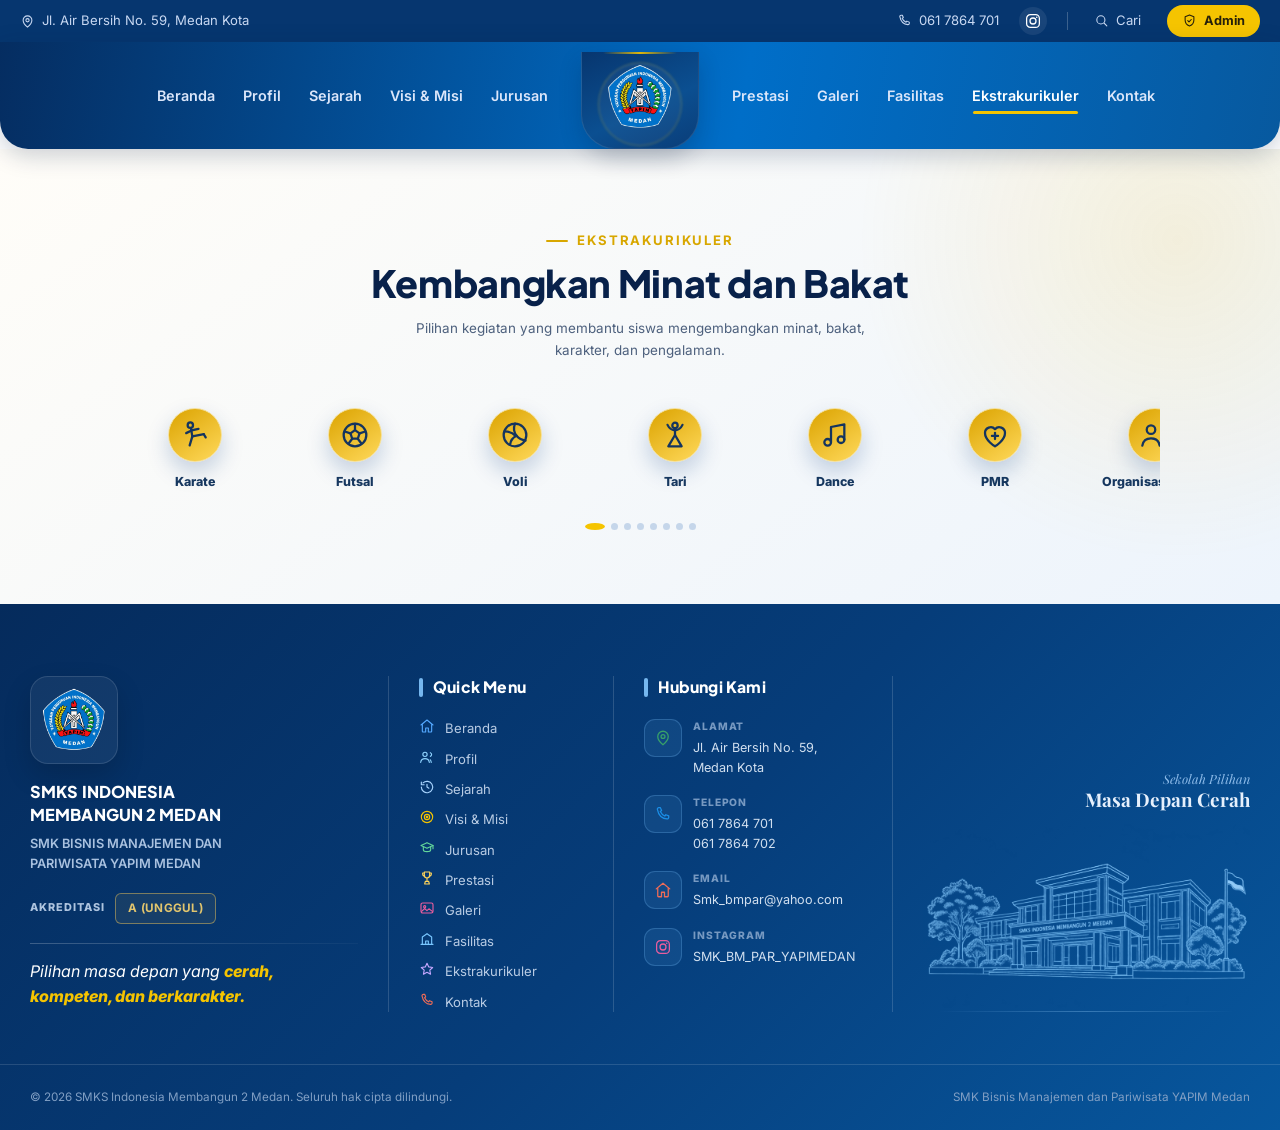
<file: ekstrakurikuler.html>
<!DOCTYPE html>
<html lang="id">
<head>
<meta charset="UTF-8">
<meta name="viewport" content="width=device-width, initial-scale=1">

<meta name="description"
      content="SMKS Indonesia Membangun 2 Medan — SMK Bisnis Manajemen dan Pariwisata YAPIM Medan.">

<title>Ekstrakurikuler | SMKS Indonesia Membangun 2 Medan</title>

<link rel="icon" href="assets/img/logo.png">

<!-- huruf dari Google Fonts: Plus Jakarta Sans untuk judul, Inter untuk teks, Playfair Display untuk judul bagian jurusan -->
<link rel="preconnect" href="https://fonts.googleapis.com">
<link rel="preconnect" href="https://fonts.gstatic.com" crossorigin>
<link href="https://fonts.googleapis.com/css2?family=Inter:wght@400;500;600;700&family=Playfair+Display:wght@500;600;700&family=Plus+Jakarta+Sans:wght@500;700;800&display=swap" rel="stylesheet">

<link rel="stylesheet" href="assets/css/style.css?v=1790217725">

<!-- tanda bahwa JavaScript aktif (dipakai untuk animasi muncul saat digulir) -->
<script>document.documentElement.className += ' js';</script>
</head>

<body>

<a class="lewati" href="#konten">Lewati ke isi halaman</a>


<!-- =========================================================
     BAR INFORMASI ATAS
========================================================= -->
<div class="bar-info">

    <div class="wadah wadah--lebar bar-info__isi">

        <a class="bar-info__item bar-info__alamat"
           href="https://www.google.com/maps/search/?api=1&amp;query=Jl.+Air+Bersih+No.+59+Medan+Kota"
           target="_blank"
           rel="noopener">

            <svg class="ikon" width="15" height="15" viewBox="0 0 24 24" fill="none" stroke="currentColor" stroke-width="1.7" stroke-linecap="round" stroke-linejoin="round" aria-hidden="true"><path d="M12 21s7-5.6 7-11a7 7 0 1 0-14 0c0 5.4 7 11 7 11Z"/><circle cx="12" cy="10" r="2.6"/></svg>
            <span>Jl. Air Bersih No. 59, Medan Kota</span>

        </a>

        <div class="bar-info__kanan">

            <a class="bar-info__item"
               href="tel:0617864701">

                <svg class="ikon" width="15" height="15" viewBox="0 0 24 24" fill="none" stroke="currentColor" stroke-width="1.7" stroke-linecap="round" stroke-linejoin="round" aria-hidden="true"><path d="M6.5 3.5h2l1.6 3.8-1.7 1.4a12.5 12.5 0 0 0 6 6l1.4-1.7 3.8 1.6v2a2 2 0 0 1-2.2 2C10.5 18 6 13.5 4.5 5.7a2 2 0 0 1 2-2.2Z"/></svg>
                <span>061 7864 701</span>

            </a>

            <a class="bar-info__item bar-info__ig"
               href="https://www.instagram.com/smk_bm_par_yapimedan/"
               target="_blank"
               rel="noopener"
               aria-label="Instagram SMK_BM_PAR_YAPIMEDAN"
               title="Instagram @SMK_BM_PAR_YAPIMEDAN">
                <svg class="ikon" width="18" height="18" viewBox="0 0 24 24" fill="none" stroke="currentColor" stroke-width="1.7" stroke-linecap="round" stroke-linejoin="round" aria-hidden="true"><rect x="3.5" y="3.5" width="17" height="17" rx="5"/><circle cx="12" cy="12" r="4"/><circle cx="17" cy="7" r="1.1" fill="currentColor" stroke="none"/></svg>            </a>

            <span class="bar-info__pisah" aria-hidden="true"></span>

            <button class="bar-info__cari"
                    type="button"
                    data-buka-cari
                    aria-label="Cari di halaman ini">

                <svg class="ikon" width="15" height="15" viewBox="0 0 24 24" fill="none" stroke="currentColor" stroke-width="1.7" stroke-linecap="round" stroke-linejoin="round" aria-hidden="true"><circle cx="11" cy="11" r="6.5"/><path d="m16 16 4.5 4.5"/></svg>
                <span>Cari</span>

            </button>

            <a class="bar-info__admin"
               href="#admin-online">

                <svg class="ikon" width="15" height="15" viewBox="0 0 24 24" fill="none" stroke="currentColor" stroke-width="1.7" stroke-linecap="round" stroke-linejoin="round" aria-hidden="true"><path d="M12 3.2 5 6v5.2c0 4.3 2.9 8.1 7 9.6 4.1-1.5 7-5.3 7-9.6V6Z"/><path d="m9.2 12.2 2 2 3.6-3.8"/></svg>
                <span>Admin</span>

            </a>

        </div>

    </div>

</div>


<!-- =========================================================
     NAVBAR
     Menu kiri | LOGO (tepat di tengah) | menu kanan
========================================================= -->
<header class="navbar" id="navbar">

    <nav class="wadah wadah--lebar navbar__isi" aria-label="Menu utama">

        <!-- tombol cari (hanya tampil di HP) -->
        <button class="navcari navcari--hp"
                type="button"
                data-buka-cari
                aria-label="Cari di halaman ini">

            <svg class="ikon" width="20" height="20" viewBox="0 0 24 24" fill="none" stroke="currentColor" stroke-width="1.7" stroke-linecap="round" stroke-linejoin="round" aria-hidden="true"><circle cx="11" cy="11" r="6.5"/><path d="m16 16 4.5 4.5"/></svg>
        </button>


        <!-- ================= LOGO TENGAH ================= -->
        <a class="navlogo"
           href="index.html"
           aria-label="Beranda SMK YAPIM 2 MEDAN">

            <img src="assets/img/logo.png"
                 alt="Logo SMK YAPIM 2 MEDAN"
                 class="navlogo__img"
                 data-fallback="logo">

        </a>


        <div class="navpanel" id="navPanel">

            <!-- ================= MENU KIRI ================= -->
            <ul class="navmenu navmenu--kiri">
                            <li>
                <a class="navlink"
                   href="index.html#hero"
                   data-seksi="hero">

                    <span class="navlink__ikon"><svg class="ikon" width="18" height="18" viewBox="0 0 24 24" fill="none" stroke="currentColor" stroke-width="1.7" stroke-linecap="round" stroke-linejoin="round" aria-hidden="true"><path d="M3 10.5 12 3l9 7.5"/><path d="M5 9.8V20a1 1 0 0 0 1 1h4v-6h4v6h4a1 1 0 0 0 1-1V9.8"/></svg></span>

                    <span class="navlink__teks">Beranda</span>
                </a>
            </li>
                    <li>
                <a class="navlink"
                   href="profil.html"
                   data-seksi="profil">

                    <span class="navlink__ikon"><svg class="ikon" width="18" height="18" viewBox="0 0 24 24" fill="none" stroke="currentColor" stroke-width="1.7" stroke-linecap="round" stroke-linejoin="round" aria-hidden="true"><circle cx="9" cy="8" r="3.2"/><path d="M2.5 20c.6-3.6 3.3-5.5 6.5-5.5s5.9 1.9 6.5 5.5"/><path d="M17 5.5a3 3 0 0 1 0 5.6"/><path d="M18.4 20c-.2-1.6-.7-2.9-1.5-3.9"/></svg></span>

                    <span class="navlink__teks">Profil</span>
                </a>
            </li>
                    <li>
                <a class="navlink"
                   href="sejarah.html"
                   data-seksi="sejarah">

                    <span class="navlink__ikon"><svg class="ikon" width="18" height="18" viewBox="0 0 24 24" fill="none" stroke="currentColor" stroke-width="1.7" stroke-linecap="round" stroke-linejoin="round" aria-hidden="true"><path d="M3.5 12a8.5 8.5 0 1 0 2.6-6.1"/><path d="M3.5 4.5v4.2h4.2"/><path d="M12 7.8V12l2.8 1.8"/></svg></span>

                    <span class="navlink__teks">Sejarah</span>
                </a>
            </li>
                    <li>
                <a class="navlink"
                   href="visimisi.html"
                   data-seksi="visi-misi">

                    <span class="navlink__ikon"><svg class="ikon" width="18" height="18" viewBox="0 0 24 24" fill="none" stroke="currentColor" stroke-width="1.7" stroke-linecap="round" stroke-linejoin="round" aria-hidden="true"><circle cx="12" cy="12" r="8.5"/><circle cx="12" cy="12" r="4"/><circle cx="12" cy="12" r="1.2" fill="currentColor"/></svg></span>

                    <span class="navlink__teks">Visi &amp; Misi</span>
                </a>
            </li>
                    <li>
                <a class="navlink"
                   href="jurusan.html"
                   data-seksi="jurusan">

                    <span class="navlink__ikon"><svg class="ikon" width="18" height="18" viewBox="0 0 24 24" fill="none" stroke="currentColor" stroke-width="1.7" stroke-linecap="round" stroke-linejoin="round" aria-hidden="true"><path d="m12 4 9 4.2-9 4.2-9-4.2Z"/><path d="M6.5 10v4.6c0 1.6 2.6 2.9 5.5 2.9s5.5-1.3 5.5-2.9V10"/><path d="M21 8.2v5"/></svg></span>

                    <span class="navlink__teks">Jurusan</span>
                </a>
            </li>
                    </ul>

            <!-- ================= MENU KANAN ================= -->
            <ul class="navmenu navmenu--kanan">
                            <li>
                <a class="navlink"
                   href="prestasi.html"
                   data-seksi="prestasi">

                    <span class="navlink__ikon"><svg class="ikon" width="18" height="18" viewBox="0 0 24 24" fill="none" stroke="currentColor" stroke-width="1.7" stroke-linecap="round" stroke-linejoin="round" aria-hidden="true"><path d="M8 3h8v5a4 4 0 0 1-8 0Z"/><path d="M8 4.5H5.5V6a3 3 0 0 0 3 3"/><path d="M16 4.5h2.5V6a3 3 0 0 1-3 3"/><path d="M12 12v4"/><path d="M8.5 21h7l-1-4h-5Z"/></svg></span>

                    <span class="navlink__teks">Prestasi</span>
                </a>
            </li>
                    <li>
                <a class="navlink"
                   href="galeri.html"
                   data-seksi="galeri">

                    <span class="navlink__ikon"><svg class="ikon" width="18" height="18" viewBox="0 0 24 24" fill="none" stroke="currentColor" stroke-width="1.7" stroke-linecap="round" stroke-linejoin="round" aria-hidden="true"><rect x="3" y="4.5" width="18" height="15" rx="2.5"/><circle cx="8.5" cy="10" r="1.6"/><path d="m4 17 4.5-4.2 3.4 3.1 3-2.7L20 17"/></svg></span>

                    <span class="navlink__teks">Galeri</span>
                </a>
            </li>
                    <li>
                <a class="navlink"
                   href="fasilitas.html"
                   data-seksi="fasilitas">

                    <span class="navlink__ikon"><svg class="ikon" width="18" height="18" viewBox="0 0 24 24" fill="none" stroke="currentColor" stroke-width="1.7" stroke-linecap="round" stroke-linejoin="round" aria-hidden="true"><path d="M3 20h18"/><path d="M5 20V9l7-5 7 5v11"/><path d="M10 20v-5h4v5"/></svg></span>

                    <span class="navlink__teks">Fasilitas</span>
                </a>
            </li>
                    <li>
                <a class="navlink aktif"
                   href="ekstrakurikuler.html"
                   data-seksi="ekstrakurikuler">

                    <span class="navlink__ikon"><svg class="ikon" width="18" height="18" viewBox="0 0 24 24" fill="none" stroke="currentColor" stroke-width="1.7" stroke-linecap="round" stroke-linejoin="round" aria-hidden="true"><path d="m12 3.5 2.6 5.4 5.9.8-4.3 4.1 1.1 5.9L12 16.9l-5.3 2.8 1.1-5.9-4.3-4.1 5.9-.8Z"/></svg></span>

                    <span class="navlink__teks">Ekstrakurikuler</span>
                </a>
            </li>
                    <li>
                <a class="navlink"
                   href="kontak.html"
                   data-seksi="kontak">

                    <span class="navlink__ikon"><svg class="ikon" width="18" height="18" viewBox="0 0 24 24" fill="none" stroke="currentColor" stroke-width="1.7" stroke-linecap="round" stroke-linejoin="round" aria-hidden="true"><path d="M6.5 3.5h2l1.6 3.8-1.7 1.4a12.5 12.5 0 0 0 6 6l1.4-1.7 3.8 1.6v2a2 2 0 0 1-2.2 2C10.5 18 6 13.5 4.5 5.7a2 2 0 0 1 2-2.2Z"/></svg></span>

                    <span class="navlink__teks">Kontak</span>
                </a>
            </li>
                    </ul>

            <!-- tombol admin (hanya tampil di HP) -->
            <a class="tombol tombol--admin navpanel__admin"
               href="#admin-online">

                <svg class="ikon" width="17" height="17" viewBox="0 0 24 24" fill="none" stroke="currentColor" stroke-width="1.7" stroke-linecap="round" stroke-linejoin="round" aria-hidden="true"><path d="M12 3.2 5 6v5.2c0 4.3 2.9 8.1 7 9.6 4.1-1.5 7-5.3 7-9.6V6Z"/><path d="m9.2 12.2 2 2 3.6-3.8"/></svg>
                Admin

            </a>

        </div>


        <!-- ================= BURGER HP ================= -->
        <button class="navburger"
                type="button"
                id="tombolBurger"
                aria-label="Buka menu"
                aria-expanded="false"
                aria-controls="navPanel">

            <span></span>
            <span></span>
            <span></span>

        </button>

    </nav>

</header>


<!-- =========================================================
     PENCARIAN
========================================================= -->
<div class="caribox" id="kotakCari" hidden>

    <div class="caribox__isi">

        <div class="caribox__input">

            <svg class="ikon" width="20" height="20" viewBox="0 0 24 24" fill="none" stroke="currentColor" stroke-width="1.7" stroke-linecap="round" stroke-linejoin="round" aria-hidden="true"><circle cx="11" cy="11" r="6.5"/><path d="m16 16 4.5 4.5"/></svg>
            <input type="search"
                   id="inputCari"
                   placeholder="Cari jurusan, prestasi, fasilitas, kontak…"
                   autocomplete="off">

            <button type="button"
                    id="tutupCari"
                    aria-label="Tutup pencarian">

                <svg class="ikon" width="20" height="20" viewBox="0 0 24 24" fill="none" stroke="currentColor" stroke-width="1.7" stroke-linecap="round" stroke-linejoin="round" aria-hidden="true"><path d="m6 6 12 12M18 6 6 18"/></svg>
            </button>

        </div>

        <div class="caribox__hasil"
             id="hasilCari">

            <p class="caribox__kosong">
                Ketik kata kunci, misalnya
                <b>jurusan</b>
                atau
                <b>kantin</b>.
            </p>

        </div>

    </div>

</div>


<main id="konten"><section class="potensi seksi potensi--mandiri potensi--ekstra" id="ekstrakurikuler">
  <div class="potensi__dekor" aria-hidden="true"></div>
  <div class="wadah">
    <div class="seksi__kepala seksi__kepala--tengah reveal" data-anim="atas">
      <p class="seksi__label">Ekstrakurikuler</p>
      <h2 class="seksi__judul">Kembangkan Minat dan Bakat</h2>
      <p class="seksi__ket">Pilihan kegiatan yang membantu siswa mengembangkan minat, bakat, karakter, dan pengalaman.</p>
    </div>
    <div class="potensi__mandiri-list" data-geser>
      <div class="potensi-geser__jalur potensi-geser__jalur--icon" data-geser-jalur tabindex="0" aria-label="Geser daftar ekstrakurikuler">
                  <article class="icon-potensi reveal" data-anim="zoom" style="--tunda: 0ms" tabindex="0" role="button" aria-label="Karate">
            <span class="icon-potensi__lingkaran"><svg class="ikon" width="30" height="30" viewBox="0 0 24 24" fill="none" stroke="currentColor" stroke-width="1.7" stroke-linecap="round" stroke-linejoin="round" aria-hidden="true"><circle cx="8.5" cy="4.6" r="2"/><path d="M9 7.2 10 13"/><path d="M9.4 8.6 5.4 10.6"/><path d="M9.4 8.6 14.6 7.4"/><path d="M10 13l-2 6.8"/><path d="M10 13l8.6-1.6"/><path d="M18.6 11.4l1.4 2.4"/></svg></span>
            <span class="icon-potensi__nama">Karate</span>
          </article>
                  <article class="icon-potensi reveal" data-anim="zoom" style="--tunda: 70ms" tabindex="0" role="button" aria-label="Futsal">
            <span class="icon-potensi__lingkaran"><svg class="ikon" width="30" height="30" viewBox="0 0 24 24" fill="none" stroke="currentColor" stroke-width="1.7" stroke-linecap="round" stroke-linejoin="round" aria-hidden="true"><circle cx="12" cy="12" r="8.5"/><path d="m12 8.3 3.4 2.5-1.3 4h-4.2l-1.3-4Z"/><path d="M12 8.3V3.6"/><path d="m15.4 10.8 4.3-1.4"/><path d="m14.1 14.8 2.7 3.6"/><path d="m9.9 14.8-2.7 3.6"/><path d="m8.6 10.8-4.3-1.4"/></svg></span>
            <span class="icon-potensi__nama">Futsal</span>
          </article>
                  <article class="icon-potensi reveal" data-anim="zoom" style="--tunda: 140ms" tabindex="0" role="button" aria-label="Voli">
            <span class="icon-potensi__lingkaran"><svg class="ikon" width="30" height="30" viewBox="0 0 24 24" fill="none" stroke="currentColor" stroke-width="1.7" stroke-linecap="round" stroke-linejoin="round" aria-hidden="true"><circle cx="12" cy="12" r="8.5"/><path d="M12 3.5c-1.3 3.3-1 6.5 1.3 9.3 1.5 1.8 3.7 3 6.6 3.4"/><path d="M4.2 9.2c3.6.1 6.4 1.4 8.3 3.5"/><path d="M8.3 19.2c.4-3 2-5.3 4.9-6.6"/></svg></span>
            <span class="icon-potensi__nama">Voli</span>
          </article>
                  <article class="icon-potensi reveal" data-anim="zoom" style="--tunda: 210ms" tabindex="0" role="button" aria-label="Tari">
            <span class="icon-potensi__lingkaran"><svg class="ikon" width="30" height="30" viewBox="0 0 24 24" fill="none" stroke="currentColor" stroke-width="1.7" stroke-linecap="round" stroke-linejoin="round" aria-hidden="true"><circle cx="12" cy="4.8" r="2"/><path d="M12 7v5"/><path d="M12 8.6c-2.1-.3-4.4-1.6-5.6-4.2"/><path d="M12 8.6c2.1-.3 4.4-1.6 5.6-4.2"/><path d="m12 12-5 8.5h10Z"/></svg></span>
            <span class="icon-potensi__nama">Tari</span>
          </article>
                  <article class="icon-potensi reveal" data-anim="zoom" style="--tunda: 280ms" tabindex="0" role="button" aria-label="Dance">
            <span class="icon-potensi__lingkaran"><svg class="ikon" width="30" height="30" viewBox="0 0 24 24" fill="none" stroke="currentColor" stroke-width="1.7" stroke-linecap="round" stroke-linejoin="round" aria-hidden="true"><path d="M9 17.5V6l10-2v11.5"/><circle cx="6.5" cy="17.5" r="2.5"/><circle cx="16.5" cy="15.5" r="2.5"/></svg></span>
            <span class="icon-potensi__nama">Dance</span>
          </article>
                  <article class="icon-potensi reveal" data-anim="zoom" style="--tunda: 280ms" tabindex="0" role="button" aria-label="PMR">
            <span class="icon-potensi__lingkaran"><svg class="ikon" width="30" height="30" viewBox="0 0 24 24" fill="none" stroke="currentColor" stroke-width="1.7" stroke-linecap="round" stroke-linejoin="round" aria-hidden="true"><path d="M12 20.5s-7.5-4.4-7.5-10A4.3 4.3 0 0 1 12 7.6a4.3 4.3 0 0 1 7.5 2.9c0 5.6-7.5 10-7.5 10Z"/><path d="M12 10.4v4.6"/><path d="M9.7 12.7h4.6"/></svg></span>
            <span class="icon-potensi__nama">PMR</span>
          </article>
                  <article class="icon-potensi reveal" data-anim="zoom" style="--tunda: 280ms" tabindex="0" role="button" aria-label="Organisasi Siswa">
            <span class="icon-potensi__lingkaran"><svg class="ikon" width="30" height="30" viewBox="0 0 24 24" fill="none" stroke="currentColor" stroke-width="1.7" stroke-linecap="round" stroke-linejoin="round" aria-hidden="true"><circle cx="9" cy="8" r="3.2"/><path d="M2.5 20c.6-3.6 3.3-5.5 6.5-5.5s5.9 1.9 6.5 5.5"/><path d="M17 5.5a3 3 0 0 1 0 5.6"/><path d="M18.4 20c-.2-1.6-.7-2.9-1.5-3.9"/></svg></span>
            <span class="icon-potensi__nama">Organisasi Siswa</span>
          </article>
                  <article class="icon-potensi reveal" data-anim="zoom" style="--tunda: 280ms" tabindex="0" role="button" aria-label="Kegiatan Kejuruan">
            <span class="icon-potensi__lingkaran"><svg class="ikon" width="30" height="30" viewBox="0 0 24 24" fill="none" stroke="currentColor" stroke-width="1.7" stroke-linecap="round" stroke-linejoin="round" aria-hidden="true"><path d="m12 4 9 4.2-9 4.2-9-4.2Z"/><path d="M6.5 10v4.6c0 1.6 2.6 2.9 5.5 2.9s5.5-1.3 5.5-2.9V10"/><path d="M21 8.2v5"/></svg></span>
            <span class="icon-potensi__nama">Kegiatan Kejuruan</span>
          </article>
              </div>
    </div>
    <div class="potensi__titik" data-geser-titik aria-hidden="true"><i></i><i></i><i></i><i></i><i></i><i></i><i></i><i></i></div>
  </div>
</section>
</main>
<!-- /#konten -->


<!-- =========================================================
     FOOTER
========================================================= -->
<footer class="site-footer">

    <div class="footer-container">

        <!-- =================================================
             IDENTITAS SEKOLAH
        ================================================== -->
        <div class="footer-brand footer-column">

            <!-- LOGO SEKOLAH -->
            <div class="footer-brand__logo">
                <img
                    src="assets/img/logo.png"
                    alt="Logo SMKS Indonesia Membangun 2 Medan"
                >
            </div>

            <!-- NAMA SEKOLAH -->
            <div class="footer-brand__name">

                <h3>
                    SMKS INDONESIA<br>
                    MEMBANGUN 2 MEDAN
                </h3>

                <p>
                    SMK BISNIS MANAJEMEN DAN<br>
                    PARIWISATA YAPIM MEDAN
                </p>

            </div>

            <!-- AKREDITASI -->
            <div class="footer-accreditation">

                <span class="footer-accreditation__label">
                    AKREDITASI
                </span>

                <strong>
                    A (UNGGUL)
                </strong>

            </div>

            <!-- GARIS -->
            <div class="footer-brand__line"></div>

            <!-- SLOGAN -->
            <p class="footer-brand__slogan">
                Pilihan masa depan yang
                <span class="footer-brand__highlight">cerah, kompeten, dan berkarakter.</span>
            </p>

        </div>


        <!-- =================================================
             QUICK MENU
        ================================================== -->
        <div class="footer-menu footer-column">

            <h3 class="footer-title">
                <span></span>
                Quick Menu
            </h3>

            <ul class="footer-links">
                <li><a href="index.html#hero"><span class="footer-menu__icon footer-icon--home"><svg class="ikon" width="16" height="16" viewBox="0 0 24 24" fill="none" stroke="currentColor" stroke-width="1.7" stroke-linecap="round" stroke-linejoin="round" aria-hidden="true"><path d="M3 10.5 12 3l9 7.5"/><path d="M5 9.8V20a1 1 0 0 0 1 1h4v-6h4v6h4a1 1 0 0 0 1-1V9.8"/></svg></span><span>Beranda</span></a></li>
                <li><a href="profil.html"><span class="footer-menu__icon footer-icon--profile"><svg class="ikon" width="16" height="16" viewBox="0 0 24 24" fill="none" stroke="currentColor" stroke-width="1.7" stroke-linecap="round" stroke-linejoin="round" aria-hidden="true"><circle cx="9" cy="8" r="3.2"/><path d="M2.5 20c.6-3.6 3.3-5.5 6.5-5.5s5.9 1.9 6.5 5.5"/><path d="M17 5.5a3 3 0 0 1 0 5.6"/><path d="M18.4 20c-.2-1.6-.7-2.9-1.5-3.9"/></svg></span><span>Profil</span></a></li>
                <li><a href="sejarah.html"><span class="footer-menu__icon footer-icon--history"><svg class="ikon" width="16" height="16" viewBox="0 0 24 24" fill="none" stroke="currentColor" stroke-width="1.7" stroke-linecap="round" stroke-linejoin="round" aria-hidden="true"><path d="M3.5 12a8.5 8.5 0 1 0 2.6-6.1"/><path d="M3.5 4.5v4.2h4.2"/><path d="M12 7.8V12l2.8 1.8"/></svg></span><span>Sejarah</span></a></li>
                <li><a href="visimisi.html"><span class="footer-menu__icon footer-icon--visi"><svg class="ikon" width="16" height="16" viewBox="0 0 24 24" fill="none" stroke="currentColor" stroke-width="1.7" stroke-linecap="round" stroke-linejoin="round" aria-hidden="true"><circle cx="12" cy="12" r="8.5"/><circle cx="12" cy="12" r="4"/><circle cx="12" cy="12" r="1.2" fill="currentColor"/></svg></span><span>Visi &amp; Misi</span></a></li>
                <li><a href="jurusan.html"><span class="footer-menu__icon footer-icon--study"><svg class="ikon" width="16" height="16" viewBox="0 0 24 24" fill="none" stroke="currentColor" stroke-width="1.7" stroke-linecap="round" stroke-linejoin="round" aria-hidden="true"><path d="m12 4 9 4.2-9 4.2-9-4.2Z"/><path d="M6.5 10v4.6c0 1.6 2.6 2.9 5.5 2.9s5.5-1.3 5.5-2.9V10"/><path d="M21 8.2v5"/></svg></span><span>Jurusan</span></a></li>
                <li><a href="prestasi.html"><span class="footer-menu__icon footer-icon--prestasi"><svg class="ikon" width="16" height="16" viewBox="0 0 24 24" fill="none" stroke="currentColor" stroke-width="1.7" stroke-linecap="round" stroke-linejoin="round" aria-hidden="true"><path d="M8 3h8v5a4 4 0 0 1-8 0Z"/><path d="M8 4.5H5.5V6a3 3 0 0 0 3 3"/><path d="M16 4.5h2.5V6a3 3 0 0 1-3 3"/><path d="M12 12v4"/><path d="M8.5 21h7l-1-4h-5Z"/></svg></span><span>Prestasi</span></a></li>
                <li><a href="galeri.html"><span class="footer-menu__icon footer-icon--gallery"><svg class="ikon" width="16" height="16" viewBox="0 0 24 24" fill="none" stroke="currentColor" stroke-width="1.7" stroke-linecap="round" stroke-linejoin="round" aria-hidden="true"><rect x="3" y="4.5" width="18" height="15" rx="2.5"/><circle cx="8.5" cy="10" r="1.6"/><path d="m4 17 4.5-4.2 3.4 3.1 3-2.7L20 17"/></svg></span><span>Galeri</span></a></li>
                <li><a href="fasilitas.html"><span class="footer-menu__icon footer-icon--building"><svg class="ikon" width="16" height="16" viewBox="0 0 24 24" fill="none" stroke="currentColor" stroke-width="1.7" stroke-linecap="round" stroke-linejoin="round" aria-hidden="true"><path d="M3 20h18"/><path d="M5 20V9l7-5 7 5v11"/><path d="M10 20v-5h4v5"/></svg></span><span>Fasilitas</span></a></li>
                <li><a href="ekstrakurikuler.html"><span class="footer-menu__icon footer-icon--extra"><svg class="ikon" width="16" height="16" viewBox="0 0 24 24" fill="none" stroke="currentColor" stroke-width="1.7" stroke-linecap="round" stroke-linejoin="round" aria-hidden="true"><path d="m12 3.5 2.6 5.4 5.9.8-4.3 4.1 1.1 5.9L12 16.9l-5.3 2.8 1.1-5.9-4.3-4.1 5.9-.8Z"/></svg></span><span>Ekstrakurikuler</span></a></li>
                <li><a href="kontak.html"><span class="footer-menu__icon footer-icon--contact"><svg class="ikon" width="16" height="16" viewBox="0 0 24 24" fill="none" stroke="currentColor" stroke-width="1.7" stroke-linecap="round" stroke-linejoin="round" aria-hidden="true"><path d="M6.5 3.5h2l1.6 3.8-1.7 1.4a12.5 12.5 0 0 0 6 6l1.4-1.7 3.8 1.6v2a2 2 0 0 1-2.2 2C10.5 18 6 13.5 4.5 5.7a2 2 0 0 1 2-2.2Z"/></svg></span><span>Kontak</span></a></li>
            </ul>

        </div>


        <!-- =================================================
             HUBUNGI KAMI
        ================================================== -->
        <div class="footer-contact footer-column">

            <h3 class="footer-title">
                <span></span>
                Hubungi Kami
            </h3>

            <ul class="footer-contact__list">


                <!-- ================= ALAMAT ================= -->
                <li>

                    <div class="footer-contact__icon footer-contact__icon--location">
                        <svg class="ikon" width="18" height="18" viewBox="0 0 24 24" fill="none" stroke="currentColor" stroke-width="1.7" stroke-linecap="round" stroke-linejoin="round" aria-hidden="true"><path d="M12 21s7-5.6 7-11a7 7 0 1 0-14 0c0 5.4 7 11 7 11Z"/><circle cx="12" cy="10" r="2.6"/></svg>                    </div>

                    <div>

                        <small>Alamat</small>

                        <a
                            href="https://www.google.com/maps/search/?api=1&amp;query=Jl.+Air+Bersih+No.+59+Medan+Kota"
                            target="_blank"
                            rel="noopener noreferrer"
                        >
                            Jl. Air Bersih No. 59, Medan Kota                        </a>

                    </div>

                </li>


                <!-- ================= TELEPON ================= -->
                <li>

                    <div class="footer-contact__icon footer-contact__icon--phone">
                        <svg class="ikon" width="18" height="18" viewBox="0 0 24 24" fill="none" stroke="currentColor" stroke-width="1.7" stroke-linecap="round" stroke-linejoin="round" aria-hidden="true"><path d="M6.5 3.5h2l1.6 3.8-1.7 1.4a12.5 12.5 0 0 0 6 6l1.4-1.7 3.8 1.6v2a2 2 0 0 1-2.2 2C10.5 18 6 13.5 4.5 5.7a2 2 0 0 1 2-2.2Z"/></svg>                    </div>

                    <div>

                        <small>Telepon</small>

                        <a href="tel:0617864701">
                            061 7864 701
                        </a>

                        <a href="tel:0617864702">
                            061 7864 702
                        </a>

                    </div>

                </li>


                <!-- ================= EMAIL ================= -->
                <li>

                    <div class="footer-contact__icon footer-contact__icon--email">
                        <svg class="ikon" width="18" height="18" viewBox="0 0 24 24" fill="none" stroke="currentColor" stroke-width="1.7" stroke-linecap="round" stroke-linejoin="round" aria-hidden="true"><path d="M3 10.5 12 3l9 7.5"/><path d="M5 9.8V20a1 1 0 0 0 1 1h4v-6h4v6h4a1 1 0 0 0 1-1V9.8"/></svg>                    </div>

                    <div>

                        <small>Email</small>

                        <a href="mailto:Smk_bmpar@yahoo.com">
                            Smk_bmpar@yahoo.com                        </a>

                    </div>

                </li>


                <!-- ================= INSTAGRAM ================= -->
                <li>

                    <div class="footer-contact__icon footer-contact__icon--instagram">
                        <svg class="ikon" width="18" height="18" viewBox="0 0 24 24" fill="none" stroke="currentColor" stroke-width="1.7" stroke-linecap="round" stroke-linejoin="round" aria-hidden="true"><rect x="3.5" y="3.5" width="17" height="17" rx="5"/><circle cx="12" cy="12" r="4"/><circle cx="17" cy="7" r="1.1" fill="currentColor" stroke="none"/></svg>                    </div>

                    <div>

                        <small>Instagram</small>

                        <a
                            href="https://www.instagram.com/smk_bm_par_yapimedan/"
                            target="_blank"
                            rel="noopener noreferrer"
                        >
                            SMK_BM_PAR_YAPIMEDAN                        </a>

                    </div>

                </li>

            </ul>

        </div>


        <!-- =================================================
             ILUSTRASI GEDUNG
        ================================================== -->
        <div class="footer-building footer-column">

            <div class="footer-building__text">

                <span>
                    Sekolah Pilihan
                </span>

                <strong>
                    Masa Depan Cerah
                </strong>

            </div>


            <!-- =================================================
                 GAMBAR ILUSTRASI GEDUNG
                 FILE:
                 assets/img/footer-gedung.png
            ================================================== -->
            <img
                src="assets/img/ilustrasi-gedung.png"
                alt="Ilustrasi gedung SMKS Indonesia Membangun 2 Medan"
                loading="lazy"
            >


            <!-- GARIS BAWAH GEDUNG -->
            <div class="footer-building__line"></div>

        </div>

    </div>


    <!-- =====================================================
         FOOTER BOTTOM
    ====================================================== -->
    <div class="footer-bottom">

        <div class="footer-bottom__container">

            <p>
                &copy; 2026                SMKS Indonesia Membangun 2 Medan.
                Seluruh hak cipta dilindungi.
            </p>

            <p>
                SMK Bisnis Manajemen dan Pariwisata YAPIM Medan
            </p>

        </div>

    </div>

</footer>


<!-- =========================================================
     TOMBOL KEMBALI KE ATAS
========================================================= -->
<button
    class="ke-atas"
    id="keAtas"
    type="button"
    aria-label="Kembali ke atas"
>
    <svg class="ikon" width="20" height="20" viewBox="0 0 24 24" fill="none" stroke="currentColor" stroke-width="1.7" stroke-linecap="round" stroke-linejoin="round" aria-hidden="true"><path d="M12 19.5v-14"/><path d="m6 11 6-6 6 6"/></svg></button>


<!-- =========================================================
     LIGHTBOX
========================================================= -->
<div
    class="lightbox"
    id="lightbox"
    hidden
>

    <!-- TUTUP -->
    <button
        class="lightbox__tutup"
        id="lightboxTutup"
        aria-label="Tutup"
    >
        <svg class="ikon" width="24" height="24" viewBox="0 0 24 24" fill="none" stroke="currentColor" stroke-width="1.7" stroke-linecap="round" stroke-linejoin="round" aria-hidden="true"><path d="m6 6 12 12M18 6 6 18"/></svg>    </button>


    <!-- SEBELUMNYA -->
    <button
        class="lightbox__nav lightbox__nav--kiri"
        id="lightboxKiri"
        aria-label="Sebelumnya"
    >
        <svg class="ikon" width="22" height="22" viewBox="0 0 24 24" fill="none" stroke="currentColor" stroke-width="1.7" stroke-linecap="round" stroke-linejoin="round" aria-hidden="true"><path d="M19.5 12h-14"/><path d="m11 6-6 6 6 6"/></svg>    </button>


    <!-- BERIKUTNYA -->
    <button
        class="lightbox__nav lightbox__nav--kanan"
        id="lightboxKanan"
        aria-label="Berikutnya"
    >
        <svg class="ikon" width="22" height="22" viewBox="0 0 24 24" fill="none" stroke="currentColor" stroke-width="1.7" stroke-linecap="round" stroke-linejoin="round" aria-hidden="true"><path d="M4.5 12h14"/><path d="m13 6 6 6-6 6"/></svg>    </button>


    <!-- ISI LIGHTBOX -->
    <figure class="lightbox__isi">

        <img
            id="lightboxImg"
            alt=""
            data-tanpa-pengganti
        >

        <figcaption>

            <h4 id="lightboxJudul"></h4>

            <p id="lightboxKet"></p>

        </figcaption>

    </figure>

</div>


<!-- =========================================================
     JAVASCRIPT
========================================================= -->
<script src="assets/js/main.js?v=1790217725"></script>

<script>document.addEventListener("click",function(e){const a=e.target.closest('a[href="#admin-online"]');if(a){e.preventDefault();alert("Login Admin digunakan pada website asli/server. Versi demo ini hanya untuk melihat seluruh tampilan website.");}});</script></body>
</html>
</file>
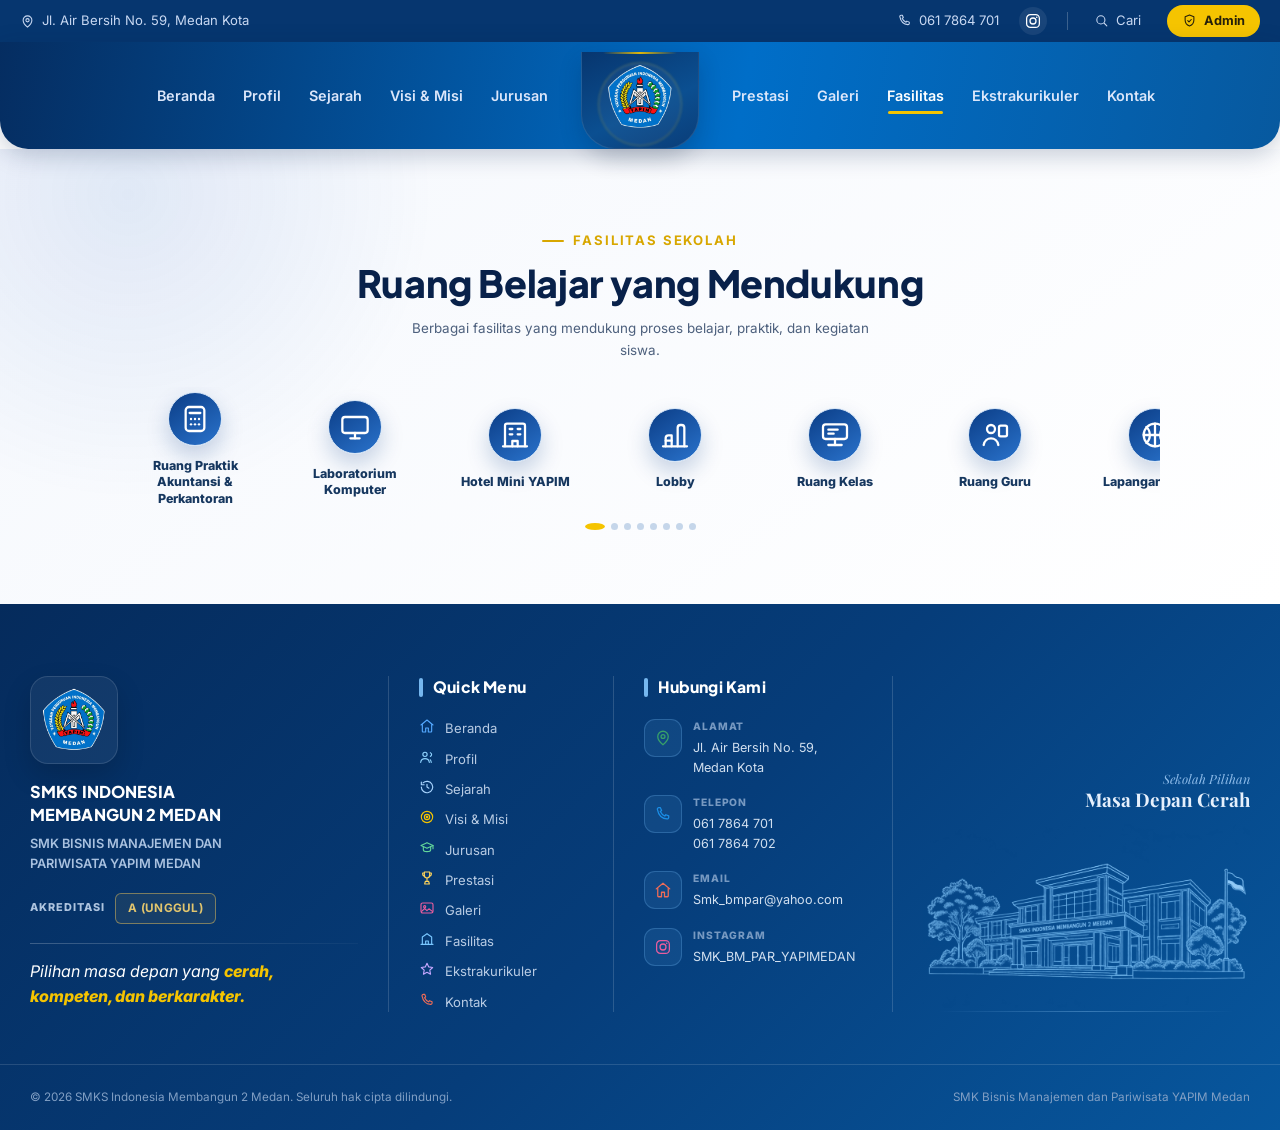
<file: fasilitas.html>
<!DOCTYPE html>
<html lang="id">
<head>
<meta charset="UTF-8">
<meta name="viewport" content="width=device-width, initial-scale=1">

<meta name="description"
      content="SMKS Indonesia Membangun 2 Medan — SMK Bisnis Manajemen dan Pariwisata YAPIM Medan.">

<title>Fasilitas | SMKS Indonesia Membangun 2 Medan</title>

<link rel="icon" href="assets/img/logo.png">

<!-- huruf dari Google Fonts: Plus Jakarta Sans untuk judul, Inter untuk teks, Playfair Display untuk judul bagian jurusan -->
<link rel="preconnect" href="https://fonts.googleapis.com">
<link rel="preconnect" href="https://fonts.gstatic.com" crossorigin>
<link href="https://fonts.googleapis.com/css2?family=Inter:wght@400;500;600;700&family=Playfair+Display:wght@500;600;700&family=Plus+Jakarta+Sans:wght@500;700;800&display=swap" rel="stylesheet">

<link rel="stylesheet" href="assets/css/style.css?v=1790217725">

<!-- tanda bahwa JavaScript aktif (dipakai untuk animasi muncul saat digulir) -->
<script>document.documentElement.className += ' js';</script>
</head>

<body>

<a class="lewati" href="#konten">Lewati ke isi halaman</a>


<!-- =========================================================
     BAR INFORMASI ATAS
========================================================= -->
<div class="bar-info">

    <div class="wadah wadah--lebar bar-info__isi">

        <a class="bar-info__item bar-info__alamat"
           href="https://www.google.com/maps/search/?api=1&amp;query=Jl.+Air+Bersih+No.+59+Medan+Kota"
           target="_blank"
           rel="noopener">

            <svg class="ikon" width="15" height="15" viewBox="0 0 24 24" fill="none" stroke="currentColor" stroke-width="1.7" stroke-linecap="round" stroke-linejoin="round" aria-hidden="true"><path d="M12 21s7-5.6 7-11a7 7 0 1 0-14 0c0 5.4 7 11 7 11Z"/><circle cx="12" cy="10" r="2.6"/></svg>
            <span>Jl. Air Bersih No. 59, Medan Kota</span>

        </a>

        <div class="bar-info__kanan">

            <a class="bar-info__item"
               href="tel:0617864701">

                <svg class="ikon" width="15" height="15" viewBox="0 0 24 24" fill="none" stroke="currentColor" stroke-width="1.7" stroke-linecap="round" stroke-linejoin="round" aria-hidden="true"><path d="M6.5 3.5h2l1.6 3.8-1.7 1.4a12.5 12.5 0 0 0 6 6l1.4-1.7 3.8 1.6v2a2 2 0 0 1-2.2 2C10.5 18 6 13.5 4.5 5.7a2 2 0 0 1 2-2.2Z"/></svg>
                <span>061 7864 701</span>

            </a>

            <a class="bar-info__item bar-info__ig"
               href="https://www.instagram.com/smk_bm_par_yapimedan/"
               target="_blank"
               rel="noopener"
               aria-label="Instagram SMK_BM_PAR_YAPIMEDAN"
               title="Instagram @SMK_BM_PAR_YAPIMEDAN">
                <svg class="ikon" width="18" height="18" viewBox="0 0 24 24" fill="none" stroke="currentColor" stroke-width="1.7" stroke-linecap="round" stroke-linejoin="round" aria-hidden="true"><rect x="3.5" y="3.5" width="17" height="17" rx="5"/><circle cx="12" cy="12" r="4"/><circle cx="17" cy="7" r="1.1" fill="currentColor" stroke="none"/></svg>            </a>

            <span class="bar-info__pisah" aria-hidden="true"></span>

            <button class="bar-info__cari"
                    type="button"
                    data-buka-cari
                    aria-label="Cari di halaman ini">

                <svg class="ikon" width="15" height="15" viewBox="0 0 24 24" fill="none" stroke="currentColor" stroke-width="1.7" stroke-linecap="round" stroke-linejoin="round" aria-hidden="true"><circle cx="11" cy="11" r="6.5"/><path d="m16 16 4.5 4.5"/></svg>
                <span>Cari</span>

            </button>

            <a class="bar-info__admin"
               href="#admin-online">

                <svg class="ikon" width="15" height="15" viewBox="0 0 24 24" fill="none" stroke="currentColor" stroke-width="1.7" stroke-linecap="round" stroke-linejoin="round" aria-hidden="true"><path d="M12 3.2 5 6v5.2c0 4.3 2.9 8.1 7 9.6 4.1-1.5 7-5.3 7-9.6V6Z"/><path d="m9.2 12.2 2 2 3.6-3.8"/></svg>
                <span>Admin</span>

            </a>

        </div>

    </div>

</div>


<!-- =========================================================
     NAVBAR
     Menu kiri | LOGO (tepat di tengah) | menu kanan
========================================================= -->
<header class="navbar" id="navbar">

    <nav class="wadah wadah--lebar navbar__isi" aria-label="Menu utama">

        <!-- tombol cari (hanya tampil di HP) -->
        <button class="navcari navcari--hp"
                type="button"
                data-buka-cari
                aria-label="Cari di halaman ini">

            <svg class="ikon" width="20" height="20" viewBox="0 0 24 24" fill="none" stroke="currentColor" stroke-width="1.7" stroke-linecap="round" stroke-linejoin="round" aria-hidden="true"><circle cx="11" cy="11" r="6.5"/><path d="m16 16 4.5 4.5"/></svg>
        </button>


        <!-- ================= LOGO TENGAH ================= -->
        <a class="navlogo"
           href="index.html"
           aria-label="Beranda SMK YAPIM 2 MEDAN">

            <img src="assets/img/logo.png"
                 alt="Logo SMK YAPIM 2 MEDAN"
                 class="navlogo__img"
                 data-fallback="logo">

        </a>


        <div class="navpanel" id="navPanel">

            <!-- ================= MENU KIRI ================= -->
            <ul class="navmenu navmenu--kiri">
                            <li>
                <a class="navlink"
                   href="index.html#hero"
                   data-seksi="hero">

                    <span class="navlink__ikon"><svg class="ikon" width="18" height="18" viewBox="0 0 24 24" fill="none" stroke="currentColor" stroke-width="1.7" stroke-linecap="round" stroke-linejoin="round" aria-hidden="true"><path d="M3 10.5 12 3l9 7.5"/><path d="M5 9.8V20a1 1 0 0 0 1 1h4v-6h4v6h4a1 1 0 0 0 1-1V9.8"/></svg></span>

                    <span class="navlink__teks">Beranda</span>
                </a>
            </li>
                    <li>
                <a class="navlink"
                   href="profil.html"
                   data-seksi="profil">

                    <span class="navlink__ikon"><svg class="ikon" width="18" height="18" viewBox="0 0 24 24" fill="none" stroke="currentColor" stroke-width="1.7" stroke-linecap="round" stroke-linejoin="round" aria-hidden="true"><circle cx="9" cy="8" r="3.2"/><path d="M2.5 20c.6-3.6 3.3-5.5 6.5-5.5s5.9 1.9 6.5 5.5"/><path d="M17 5.5a3 3 0 0 1 0 5.6"/><path d="M18.4 20c-.2-1.6-.7-2.9-1.5-3.9"/></svg></span>

                    <span class="navlink__teks">Profil</span>
                </a>
            </li>
                    <li>
                <a class="navlink"
                   href="sejarah.html"
                   data-seksi="sejarah">

                    <span class="navlink__ikon"><svg class="ikon" width="18" height="18" viewBox="0 0 24 24" fill="none" stroke="currentColor" stroke-width="1.7" stroke-linecap="round" stroke-linejoin="round" aria-hidden="true"><path d="M3.5 12a8.5 8.5 0 1 0 2.6-6.1"/><path d="M3.5 4.5v4.2h4.2"/><path d="M12 7.8V12l2.8 1.8"/></svg></span>

                    <span class="navlink__teks">Sejarah</span>
                </a>
            </li>
                    <li>
                <a class="navlink"
                   href="visimisi.html"
                   data-seksi="visi-misi">

                    <span class="navlink__ikon"><svg class="ikon" width="18" height="18" viewBox="0 0 24 24" fill="none" stroke="currentColor" stroke-width="1.7" stroke-linecap="round" stroke-linejoin="round" aria-hidden="true"><circle cx="12" cy="12" r="8.5"/><circle cx="12" cy="12" r="4"/><circle cx="12" cy="12" r="1.2" fill="currentColor"/></svg></span>

                    <span class="navlink__teks">Visi &amp; Misi</span>
                </a>
            </li>
                    <li>
                <a class="navlink"
                   href="jurusan.html"
                   data-seksi="jurusan">

                    <span class="navlink__ikon"><svg class="ikon" width="18" height="18" viewBox="0 0 24 24" fill="none" stroke="currentColor" stroke-width="1.7" stroke-linecap="round" stroke-linejoin="round" aria-hidden="true"><path d="m12 4 9 4.2-9 4.2-9-4.2Z"/><path d="M6.5 10v4.6c0 1.6 2.6 2.9 5.5 2.9s5.5-1.3 5.5-2.9V10"/><path d="M21 8.2v5"/></svg></span>

                    <span class="navlink__teks">Jurusan</span>
                </a>
            </li>
                    </ul>

            <!-- ================= MENU KANAN ================= -->
            <ul class="navmenu navmenu--kanan">
                            <li>
                <a class="navlink"
                   href="prestasi.html"
                   data-seksi="prestasi">

                    <span class="navlink__ikon"><svg class="ikon" width="18" height="18" viewBox="0 0 24 24" fill="none" stroke="currentColor" stroke-width="1.7" stroke-linecap="round" stroke-linejoin="round" aria-hidden="true"><path d="M8 3h8v5a4 4 0 0 1-8 0Z"/><path d="M8 4.5H5.5V6a3 3 0 0 0 3 3"/><path d="M16 4.5h2.5V6a3 3 0 0 1-3 3"/><path d="M12 12v4"/><path d="M8.5 21h7l-1-4h-5Z"/></svg></span>

                    <span class="navlink__teks">Prestasi</span>
                </a>
            </li>
                    <li>
                <a class="navlink"
                   href="galeri.html"
                   data-seksi="galeri">

                    <span class="navlink__ikon"><svg class="ikon" width="18" height="18" viewBox="0 0 24 24" fill="none" stroke="currentColor" stroke-width="1.7" stroke-linecap="round" stroke-linejoin="round" aria-hidden="true"><rect x="3" y="4.5" width="18" height="15" rx="2.5"/><circle cx="8.5" cy="10" r="1.6"/><path d="m4 17 4.5-4.2 3.4 3.1 3-2.7L20 17"/></svg></span>

                    <span class="navlink__teks">Galeri</span>
                </a>
            </li>
                    <li>
                <a class="navlink aktif"
                   href="fasilitas.html"
                   data-seksi="fasilitas">

                    <span class="navlink__ikon"><svg class="ikon" width="18" height="18" viewBox="0 0 24 24" fill="none" stroke="currentColor" stroke-width="1.7" stroke-linecap="round" stroke-linejoin="round" aria-hidden="true"><path d="M3 20h18"/><path d="M5 20V9l7-5 7 5v11"/><path d="M10 20v-5h4v5"/></svg></span>

                    <span class="navlink__teks">Fasilitas</span>
                </a>
            </li>
                    <li>
                <a class="navlink"
                   href="ekstrakurikuler.html"
                   data-seksi="ekstrakurikuler">

                    <span class="navlink__ikon"><svg class="ikon" width="18" height="18" viewBox="0 0 24 24" fill="none" stroke="currentColor" stroke-width="1.7" stroke-linecap="round" stroke-linejoin="round" aria-hidden="true"><path d="m12 3.5 2.6 5.4 5.9.8-4.3 4.1 1.1 5.9L12 16.9l-5.3 2.8 1.1-5.9-4.3-4.1 5.9-.8Z"/></svg></span>

                    <span class="navlink__teks">Ekstrakurikuler</span>
                </a>
            </li>
                    <li>
                <a class="navlink"
                   href="kontak.html"
                   data-seksi="kontak">

                    <span class="navlink__ikon"><svg class="ikon" width="18" height="18" viewBox="0 0 24 24" fill="none" stroke="currentColor" stroke-width="1.7" stroke-linecap="round" stroke-linejoin="round" aria-hidden="true"><path d="M6.5 3.5h2l1.6 3.8-1.7 1.4a12.5 12.5 0 0 0 6 6l1.4-1.7 3.8 1.6v2a2 2 0 0 1-2.2 2C10.5 18 6 13.5 4.5 5.7a2 2 0 0 1 2-2.2Z"/></svg></span>

                    <span class="navlink__teks">Kontak</span>
                </a>
            </li>
                    </ul>

            <!-- tombol admin (hanya tampil di HP) -->
            <a class="tombol tombol--admin navpanel__admin"
               href="#admin-online">

                <svg class="ikon" width="17" height="17" viewBox="0 0 24 24" fill="none" stroke="currentColor" stroke-width="1.7" stroke-linecap="round" stroke-linejoin="round" aria-hidden="true"><path d="M12 3.2 5 6v5.2c0 4.3 2.9 8.1 7 9.6 4.1-1.5 7-5.3 7-9.6V6Z"/><path d="m9.2 12.2 2 2 3.6-3.8"/></svg>
                Admin

            </a>

        </div>


        <!-- ================= BURGER HP ================= -->
        <button class="navburger"
                type="button"
                id="tombolBurger"
                aria-label="Buka menu"
                aria-expanded="false"
                aria-controls="navPanel">

            <span></span>
            <span></span>
            <span></span>

        </button>

    </nav>

</header>


<!-- =========================================================
     PENCARIAN
========================================================= -->
<div class="caribox" id="kotakCari" hidden>

    <div class="caribox__isi">

        <div class="caribox__input">

            <svg class="ikon" width="20" height="20" viewBox="0 0 24 24" fill="none" stroke="currentColor" stroke-width="1.7" stroke-linecap="round" stroke-linejoin="round" aria-hidden="true"><circle cx="11" cy="11" r="6.5"/><path d="m16 16 4.5 4.5"/></svg>
            <input type="search"
                   id="inputCari"
                   placeholder="Cari jurusan, prestasi, fasilitas, kontak…"
                   autocomplete="off">

            <button type="button"
                    id="tutupCari"
                    aria-label="Tutup pencarian">

                <svg class="ikon" width="20" height="20" viewBox="0 0 24 24" fill="none" stroke="currentColor" stroke-width="1.7" stroke-linecap="round" stroke-linejoin="round" aria-hidden="true"><path d="m6 6 12 12M18 6 6 18"/></svg>
            </button>

        </div>

        <div class="caribox__hasil"
             id="hasilCari">

            <p class="caribox__kosong">
                Ketik kata kunci, misalnya
                <b>jurusan</b>
                atau
                <b>kantin</b>.
            </p>

        </div>

    </div>

</div>


<main id="konten"><section class="potensi seksi potensi--mandiri" id="fasilitas">
  <div class="potensi__dekor" aria-hidden="true"></div>
  <div class="wadah">
    <div class="seksi__kepala seksi__kepala--tengah reveal" data-anim="atas">
      <p class="seksi__label">Fasilitas Sekolah</p>
      <h2 class="seksi__judul">Ruang Belajar yang Mendukung</h2>
      <p class="seksi__ket">Berbagai fasilitas yang mendukung proses belajar, praktik, dan kegiatan siswa.</p>
    </div>
    <div class="potensi__mandiri-list" data-geser>
      <div class="potensi-geser__jalur potensi-geser__jalur--icon" data-geser-jalur tabindex="0" aria-label="Geser daftar fasilitas sekolah">
                  <article class="icon-potensi reveal" data-anim="zoom" style="--tunda: 0ms" tabindex="0" role="button" aria-label="Ruang Praktik Akuntansi &amp; Perkantoran">
            <span class="icon-potensi__lingkaran"><svg class="ikon" width="30" height="30" viewBox="0 0 24 24" fill="none" stroke="currentColor" stroke-width="1.7" stroke-linecap="round" stroke-linejoin="round" aria-hidden="true"><rect x="5" y="3" width="14" height="18" rx="2.5"/><path d="M8 7.5h8"/><circle cx="9" cy="12" r=".9" fill="currentColor" stroke="none"/><circle cx="12" cy="12" r=".9" fill="currentColor" stroke="none"/><circle cx="15" cy="12" r=".9" fill="currentColor" stroke="none"/><circle cx="9" cy="16" r=".9" fill="currentColor" stroke="none"/><circle cx="12" cy="16" r=".9" fill="currentColor" stroke="none"/><circle cx="15" cy="16" r=".9" fill="currentColor" stroke="none"/></svg></span>
            <span class="icon-potensi__nama">Ruang Praktik Akuntansi &amp; Perkantoran</span>
          </article>
                  <article class="icon-potensi reveal" data-anim="zoom" style="--tunda: 70ms" tabindex="0" role="button" aria-label="Laboratorium Komputer">
            <span class="icon-potensi__lingkaran"><svg class="ikon" width="30" height="30" viewBox="0 0 24 24" fill="none" stroke="currentColor" stroke-width="1.7" stroke-linecap="round" stroke-linejoin="round" aria-hidden="true"><rect x="2.5" y="4.5" width="19" height="12" rx="2"/><path d="M8.5 20.5h7"/><path d="M12 16.5v4"/></svg></span>
            <span class="icon-potensi__nama">Laboratorium Komputer</span>
          </article>
                  <article class="icon-potensi reveal" data-anim="zoom" style="--tunda: 140ms" tabindex="0" role="button" aria-label="Hotel Mini YAPIM">
            <span class="icon-potensi__lingkaran"><svg class="ikon" width="30" height="30" viewBox="0 0 24 24" fill="none" stroke="currentColor" stroke-width="1.7" stroke-linecap="round" stroke-linejoin="round" aria-hidden="true"><path d="M3 20.5h18"/><path d="M4.5 20.5V5A1.5 1.5 0 0 1 6 3.5h12A1.5 1.5 0 0 1 19.5 5v15.5"/><path d="M8 7.5h2M14 7.5h2M8 11.5h2M14 11.5h2"/><path d="M10 20.5v-4h4v4"/></svg></span>
            <span class="icon-potensi__nama">Hotel Mini YAPIM</span>
          </article>
                  <article class="icon-potensi reveal" data-anim="zoom" style="--tunda: 210ms" tabindex="0" role="button" aria-label="Lobby">
            <span class="icon-potensi__lingkaran"><svg class="ikon" width="30" height="30" viewBox="0 0 24 24" fill="none" stroke="currentColor" stroke-width="1.7" stroke-linecap="round" stroke-linejoin="round" aria-hidden="true"><path d="M3 20.5h18"/><path d="M5 20.5v-6.2a2 2 0 0 1 2-2h2.5v8.2"/><path d="M9.5 16.3H5"/><path d="M14 20.5V6.5a2 2 0 0 1 2-2h1a2 2 0 0 1 2 2v14"/></svg></span>
            <span class="icon-potensi__nama">Lobby</span>
          </article>
                  <article class="icon-potensi reveal" data-anim="zoom" style="--tunda: 280ms" tabindex="0" role="button" aria-label="Ruang Kelas">
            <span class="icon-potensi__lingkaran"><svg class="ikon" width="30" height="30" viewBox="0 0 24 24" fill="none" stroke="currentColor" stroke-width="1.7" stroke-linecap="round" stroke-linejoin="round" aria-hidden="true"><rect x="3" y="4" width="18" height="11" rx="2"/><path d="M7 19.5h10"/><path d="M12 15v4.5"/><path d="M7 8h7"/><path d="M7 11h4"/></svg></span>
            <span class="icon-potensi__nama">Ruang Kelas</span>
          </article>
                  <article class="icon-potensi reveal" data-anim="zoom" style="--tunda: 280ms" tabindex="0" role="button" aria-label="Ruang Guru">
            <span class="icon-potensi__lingkaran"><svg class="ikon" width="30" height="30" viewBox="0 0 24 24" fill="none" stroke="currentColor" stroke-width="1.7" stroke-linecap="round" stroke-linejoin="round" aria-hidden="true"><circle cx="9" cy="7.5" r="3"/><path d="M3.5 19.5c.5-3.2 2.9-5 5.5-5s5 1.8 5.5 5"/><rect x="15" y="5" width="6" height="8" rx="1.2"/></svg></span>
            <span class="icon-potensi__nama">Ruang Guru</span>
          </article>
                  <article class="icon-potensi reveal" data-anim="zoom" style="--tunda: 280ms" tabindex="0" role="button" aria-label="Lapangan Basket">
            <span class="icon-potensi__lingkaran"><svg class="ikon" width="30" height="30" viewBox="0 0 24 24" fill="none" stroke="currentColor" stroke-width="1.7" stroke-linecap="round" stroke-linejoin="round" aria-hidden="true"><circle cx="12" cy="12" r="8.5"/><path d="M12 3.5v17"/><path d="M3.5 12h17"/><path d="M5.5 6c3.5 3 3.5 9 0 12"/><path d="M18.5 6c-3.5 3-3.5 9 0 12"/></svg></span>
            <span class="icon-potensi__nama">Lapangan Basket</span>
          </article>
                  <article class="icon-potensi reveal" data-anim="zoom" style="--tunda: 280ms" tabindex="0" role="button" aria-label="Kantin">
            <span class="icon-potensi__lingkaran"><svg class="ikon" width="30" height="30" viewBox="0 0 24 24" fill="none" stroke="currentColor" stroke-width="1.7" stroke-linecap="round" stroke-linejoin="round" aria-hidden="true"><path d="M6 3v7a2.5 2.5 0 0 0 5 0V3"/><path d="M8.5 12.5V21"/><path d="M17 3c-1.6 1.2-2.5 3-2.5 5.2 0 1.6.9 2.6 2.5 2.8V21"/></svg></span>
            <span class="icon-potensi__nama">Kantin</span>
          </article>
              </div>
    </div>
    <div class="potensi__titik" data-geser-titik aria-hidden="true"><i></i><i></i><i></i><i></i><i></i><i></i><i></i><i></i></div>
  </div>
</section>
</main>
<!-- /#konten -->


<!-- =========================================================
     FOOTER
========================================================= -->
<footer class="site-footer">

    <div class="footer-container">

        <!-- =================================================
             IDENTITAS SEKOLAH
        ================================================== -->
        <div class="footer-brand footer-column">

            <!-- LOGO SEKOLAH -->
            <div class="footer-brand__logo">
                <img
                    src="assets/img/logo.png"
                    alt="Logo SMKS Indonesia Membangun 2 Medan"
                >
            </div>

            <!-- NAMA SEKOLAH -->
            <div class="footer-brand__name">

                <h3>
                    SMKS INDONESIA<br>
                    MEMBANGUN 2 MEDAN
                </h3>

                <p>
                    SMK BISNIS MANAJEMEN DAN<br>
                    PARIWISATA YAPIM MEDAN
                </p>

            </div>

            <!-- AKREDITASI -->
            <div class="footer-accreditation">

                <span class="footer-accreditation__label">
                    AKREDITASI
                </span>

                <strong>
                    A (UNGGUL)
                </strong>

            </div>

            <!-- GARIS -->
            <div class="footer-brand__line"></div>

            <!-- SLOGAN -->
            <p class="footer-brand__slogan">
                Pilihan masa depan yang
                <span class="footer-brand__highlight">cerah, kompeten, dan berkarakter.</span>
            </p>

        </div>


        <!-- =================================================
             QUICK MENU
        ================================================== -->
        <div class="footer-menu footer-column">

            <h3 class="footer-title">
                <span></span>
                Quick Menu
            </h3>

            <ul class="footer-links">
                <li><a href="index.html#hero"><span class="footer-menu__icon footer-icon--home"><svg class="ikon" width="16" height="16" viewBox="0 0 24 24" fill="none" stroke="currentColor" stroke-width="1.7" stroke-linecap="round" stroke-linejoin="round" aria-hidden="true"><path d="M3 10.5 12 3l9 7.5"/><path d="M5 9.8V20a1 1 0 0 0 1 1h4v-6h4v6h4a1 1 0 0 0 1-1V9.8"/></svg></span><span>Beranda</span></a></li>
                <li><a href="profil.html"><span class="footer-menu__icon footer-icon--profile"><svg class="ikon" width="16" height="16" viewBox="0 0 24 24" fill="none" stroke="currentColor" stroke-width="1.7" stroke-linecap="round" stroke-linejoin="round" aria-hidden="true"><circle cx="9" cy="8" r="3.2"/><path d="M2.5 20c.6-3.6 3.3-5.5 6.5-5.5s5.9 1.9 6.5 5.5"/><path d="M17 5.5a3 3 0 0 1 0 5.6"/><path d="M18.4 20c-.2-1.6-.7-2.9-1.5-3.9"/></svg></span><span>Profil</span></a></li>
                <li><a href="sejarah.html"><span class="footer-menu__icon footer-icon--history"><svg class="ikon" width="16" height="16" viewBox="0 0 24 24" fill="none" stroke="currentColor" stroke-width="1.7" stroke-linecap="round" stroke-linejoin="round" aria-hidden="true"><path d="M3.5 12a8.5 8.5 0 1 0 2.6-6.1"/><path d="M3.5 4.5v4.2h4.2"/><path d="M12 7.8V12l2.8 1.8"/></svg></span><span>Sejarah</span></a></li>
                <li><a href="visimisi.html"><span class="footer-menu__icon footer-icon--visi"><svg class="ikon" width="16" height="16" viewBox="0 0 24 24" fill="none" stroke="currentColor" stroke-width="1.7" stroke-linecap="round" stroke-linejoin="round" aria-hidden="true"><circle cx="12" cy="12" r="8.5"/><circle cx="12" cy="12" r="4"/><circle cx="12" cy="12" r="1.2" fill="currentColor"/></svg></span><span>Visi &amp; Misi</span></a></li>
                <li><a href="jurusan.html"><span class="footer-menu__icon footer-icon--study"><svg class="ikon" width="16" height="16" viewBox="0 0 24 24" fill="none" stroke="currentColor" stroke-width="1.7" stroke-linecap="round" stroke-linejoin="round" aria-hidden="true"><path d="m12 4 9 4.2-9 4.2-9-4.2Z"/><path d="M6.5 10v4.6c0 1.6 2.6 2.9 5.5 2.9s5.5-1.3 5.5-2.9V10"/><path d="M21 8.2v5"/></svg></span><span>Jurusan</span></a></li>
                <li><a href="prestasi.html"><span class="footer-menu__icon footer-icon--prestasi"><svg class="ikon" width="16" height="16" viewBox="0 0 24 24" fill="none" stroke="currentColor" stroke-width="1.7" stroke-linecap="round" stroke-linejoin="round" aria-hidden="true"><path d="M8 3h8v5a4 4 0 0 1-8 0Z"/><path d="M8 4.5H5.5V6a3 3 0 0 0 3 3"/><path d="M16 4.5h2.5V6a3 3 0 0 1-3 3"/><path d="M12 12v4"/><path d="M8.5 21h7l-1-4h-5Z"/></svg></span><span>Prestasi</span></a></li>
                <li><a href="galeri.html"><span class="footer-menu__icon footer-icon--gallery"><svg class="ikon" width="16" height="16" viewBox="0 0 24 24" fill="none" stroke="currentColor" stroke-width="1.7" stroke-linecap="round" stroke-linejoin="round" aria-hidden="true"><rect x="3" y="4.5" width="18" height="15" rx="2.5"/><circle cx="8.5" cy="10" r="1.6"/><path d="m4 17 4.5-4.2 3.4 3.1 3-2.7L20 17"/></svg></span><span>Galeri</span></a></li>
                <li><a href="fasilitas.html"><span class="footer-menu__icon footer-icon--building"><svg class="ikon" width="16" height="16" viewBox="0 0 24 24" fill="none" stroke="currentColor" stroke-width="1.7" stroke-linecap="round" stroke-linejoin="round" aria-hidden="true"><path d="M3 20h18"/><path d="M5 20V9l7-5 7 5v11"/><path d="M10 20v-5h4v5"/></svg></span><span>Fasilitas</span></a></li>
                <li><a href="ekstrakurikuler.html"><span class="footer-menu__icon footer-icon--extra"><svg class="ikon" width="16" height="16" viewBox="0 0 24 24" fill="none" stroke="currentColor" stroke-width="1.7" stroke-linecap="round" stroke-linejoin="round" aria-hidden="true"><path d="m12 3.5 2.6 5.4 5.9.8-4.3 4.1 1.1 5.9L12 16.9l-5.3 2.8 1.1-5.9-4.3-4.1 5.9-.8Z"/></svg></span><span>Ekstrakurikuler</span></a></li>
                <li><a href="kontak.html"><span class="footer-menu__icon footer-icon--contact"><svg class="ikon" width="16" height="16" viewBox="0 0 24 24" fill="none" stroke="currentColor" stroke-width="1.7" stroke-linecap="round" stroke-linejoin="round" aria-hidden="true"><path d="M6.5 3.5h2l1.6 3.8-1.7 1.4a12.5 12.5 0 0 0 6 6l1.4-1.7 3.8 1.6v2a2 2 0 0 1-2.2 2C10.5 18 6 13.5 4.5 5.7a2 2 0 0 1 2-2.2Z"/></svg></span><span>Kontak</span></a></li>
            </ul>

        </div>


        <!-- =================================================
             HUBUNGI KAMI
        ================================================== -->
        <div class="footer-contact footer-column">

            <h3 class="footer-title">
                <span></span>
                Hubungi Kami
            </h3>

            <ul class="footer-contact__list">


                <!-- ================= ALAMAT ================= -->
                <li>

                    <div class="footer-contact__icon footer-contact__icon--location">
                        <svg class="ikon" width="18" height="18" viewBox="0 0 24 24" fill="none" stroke="currentColor" stroke-width="1.7" stroke-linecap="round" stroke-linejoin="round" aria-hidden="true"><path d="M12 21s7-5.6 7-11a7 7 0 1 0-14 0c0 5.4 7 11 7 11Z"/><circle cx="12" cy="10" r="2.6"/></svg>                    </div>

                    <div>

                        <small>Alamat</small>

                        <a
                            href="https://www.google.com/maps/search/?api=1&amp;query=Jl.+Air+Bersih+No.+59+Medan+Kota"
                            target="_blank"
                            rel="noopener noreferrer"
                        >
                            Jl. Air Bersih No. 59, Medan Kota                        </a>

                    </div>

                </li>


                <!-- ================= TELEPON ================= -->
                <li>

                    <div class="footer-contact__icon footer-contact__icon--phone">
                        <svg class="ikon" width="18" height="18" viewBox="0 0 24 24" fill="none" stroke="currentColor" stroke-width="1.7" stroke-linecap="round" stroke-linejoin="round" aria-hidden="true"><path d="M6.5 3.5h2l1.6 3.8-1.7 1.4a12.5 12.5 0 0 0 6 6l1.4-1.7 3.8 1.6v2a2 2 0 0 1-2.2 2C10.5 18 6 13.5 4.5 5.7a2 2 0 0 1 2-2.2Z"/></svg>                    </div>

                    <div>

                        <small>Telepon</small>

                        <a href="tel:0617864701">
                            061 7864 701
                        </a>

                        <a href="tel:0617864702">
                            061 7864 702
                        </a>

                    </div>

                </li>


                <!-- ================= EMAIL ================= -->
                <li>

                    <div class="footer-contact__icon footer-contact__icon--email">
                        <svg class="ikon" width="18" height="18" viewBox="0 0 24 24" fill="none" stroke="currentColor" stroke-width="1.7" stroke-linecap="round" stroke-linejoin="round" aria-hidden="true"><path d="M3 10.5 12 3l9 7.5"/><path d="M5 9.8V20a1 1 0 0 0 1 1h4v-6h4v6h4a1 1 0 0 0 1-1V9.8"/></svg>                    </div>

                    <div>

                        <small>Email</small>

                        <a href="mailto:Smk_bmpar@yahoo.com">
                            Smk_bmpar@yahoo.com                        </a>

                    </div>

                </li>


                <!-- ================= INSTAGRAM ================= -->
                <li>

                    <div class="footer-contact__icon footer-contact__icon--instagram">
                        <svg class="ikon" width="18" height="18" viewBox="0 0 24 24" fill="none" stroke="currentColor" stroke-width="1.7" stroke-linecap="round" stroke-linejoin="round" aria-hidden="true"><rect x="3.5" y="3.5" width="17" height="17" rx="5"/><circle cx="12" cy="12" r="4"/><circle cx="17" cy="7" r="1.1" fill="currentColor" stroke="none"/></svg>                    </div>

                    <div>

                        <small>Instagram</small>

                        <a
                            href="https://www.instagram.com/smk_bm_par_yapimedan/"
                            target="_blank"
                            rel="noopener noreferrer"
                        >
                            SMK_BM_PAR_YAPIMEDAN                        </a>

                    </div>

                </li>

            </ul>

        </div>


        <!-- =================================================
             ILUSTRASI GEDUNG
        ================================================== -->
        <div class="footer-building footer-column">

            <div class="footer-building__text">

                <span>
                    Sekolah Pilihan
                </span>

                <strong>
                    Masa Depan Cerah
                </strong>

            </div>


            <!-- =================================================
                 GAMBAR ILUSTRASI GEDUNG
                 FILE:
                 assets/img/footer-gedung.png
            ================================================== -->
            <img
                src="assets/img/ilustrasi-gedung.png"
                alt="Ilustrasi gedung SMKS Indonesia Membangun 2 Medan"
                loading="lazy"
            >


            <!-- GARIS BAWAH GEDUNG -->
            <div class="footer-building__line"></div>

        </div>

    </div>


    <!-- =====================================================
         FOOTER BOTTOM
    ====================================================== -->
    <div class="footer-bottom">

        <div class="footer-bottom__container">

            <p>
                &copy; 2026                SMKS Indonesia Membangun 2 Medan.
                Seluruh hak cipta dilindungi.
            </p>

            <p>
                SMK Bisnis Manajemen dan Pariwisata YAPIM Medan
            </p>

        </div>

    </div>

</footer>


<!-- =========================================================
     TOMBOL KEMBALI KE ATAS
========================================================= -->
<button
    class="ke-atas"
    id="keAtas"
    type="button"
    aria-label="Kembali ke atas"
>
    <svg class="ikon" width="20" height="20" viewBox="0 0 24 24" fill="none" stroke="currentColor" stroke-width="1.7" stroke-linecap="round" stroke-linejoin="round" aria-hidden="true"><path d="M12 19.5v-14"/><path d="m6 11 6-6 6 6"/></svg></button>


<!-- =========================================================
     LIGHTBOX
========================================================= -->
<div
    class="lightbox"
    id="lightbox"
    hidden
>

    <!-- TUTUP -->
    <button
        class="lightbox__tutup"
        id="lightboxTutup"
        aria-label="Tutup"
    >
        <svg class="ikon" width="24" height="24" viewBox="0 0 24 24" fill="none" stroke="currentColor" stroke-width="1.7" stroke-linecap="round" stroke-linejoin="round" aria-hidden="true"><path d="m6 6 12 12M18 6 6 18"/></svg>    </button>


    <!-- SEBELUMNYA -->
    <button
        class="lightbox__nav lightbox__nav--kiri"
        id="lightboxKiri"
        aria-label="Sebelumnya"
    >
        <svg class="ikon" width="22" height="22" viewBox="0 0 24 24" fill="none" stroke="currentColor" stroke-width="1.7" stroke-linecap="round" stroke-linejoin="round" aria-hidden="true"><path d="M19.5 12h-14"/><path d="m11 6-6 6 6 6"/></svg>    </button>


    <!-- BERIKUTNYA -->
    <button
        class="lightbox__nav lightbox__nav--kanan"
        id="lightboxKanan"
        aria-label="Berikutnya"
    >
        <svg class="ikon" width="22" height="22" viewBox="0 0 24 24" fill="none" stroke="currentColor" stroke-width="1.7" stroke-linecap="round" stroke-linejoin="round" aria-hidden="true"><path d="M4.5 12h14"/><path d="m13 6 6 6-6 6"/></svg>    </button>


    <!-- ISI LIGHTBOX -->
    <figure class="lightbox__isi">

        <img
            id="lightboxImg"
            alt=""
            data-tanpa-pengganti
        >

        <figcaption>

            <h4 id="lightboxJudul"></h4>

            <p id="lightboxKet"></p>

        </figcaption>

    </figure>

</div>


<!-- =========================================================
     JAVASCRIPT
========================================================= -->
<script src="assets/js/main.js?v=1790217725"></script>

<script>document.addEventListener("click",function(e){const a=e.target.closest('a[href="#admin-online"]');if(a){e.preventDefault();alert("Login Admin digunakan pada website asli/server. Versi demo ini hanya untuk melihat seluruh tampilan website.");}});</script></body>
</html>
</file>
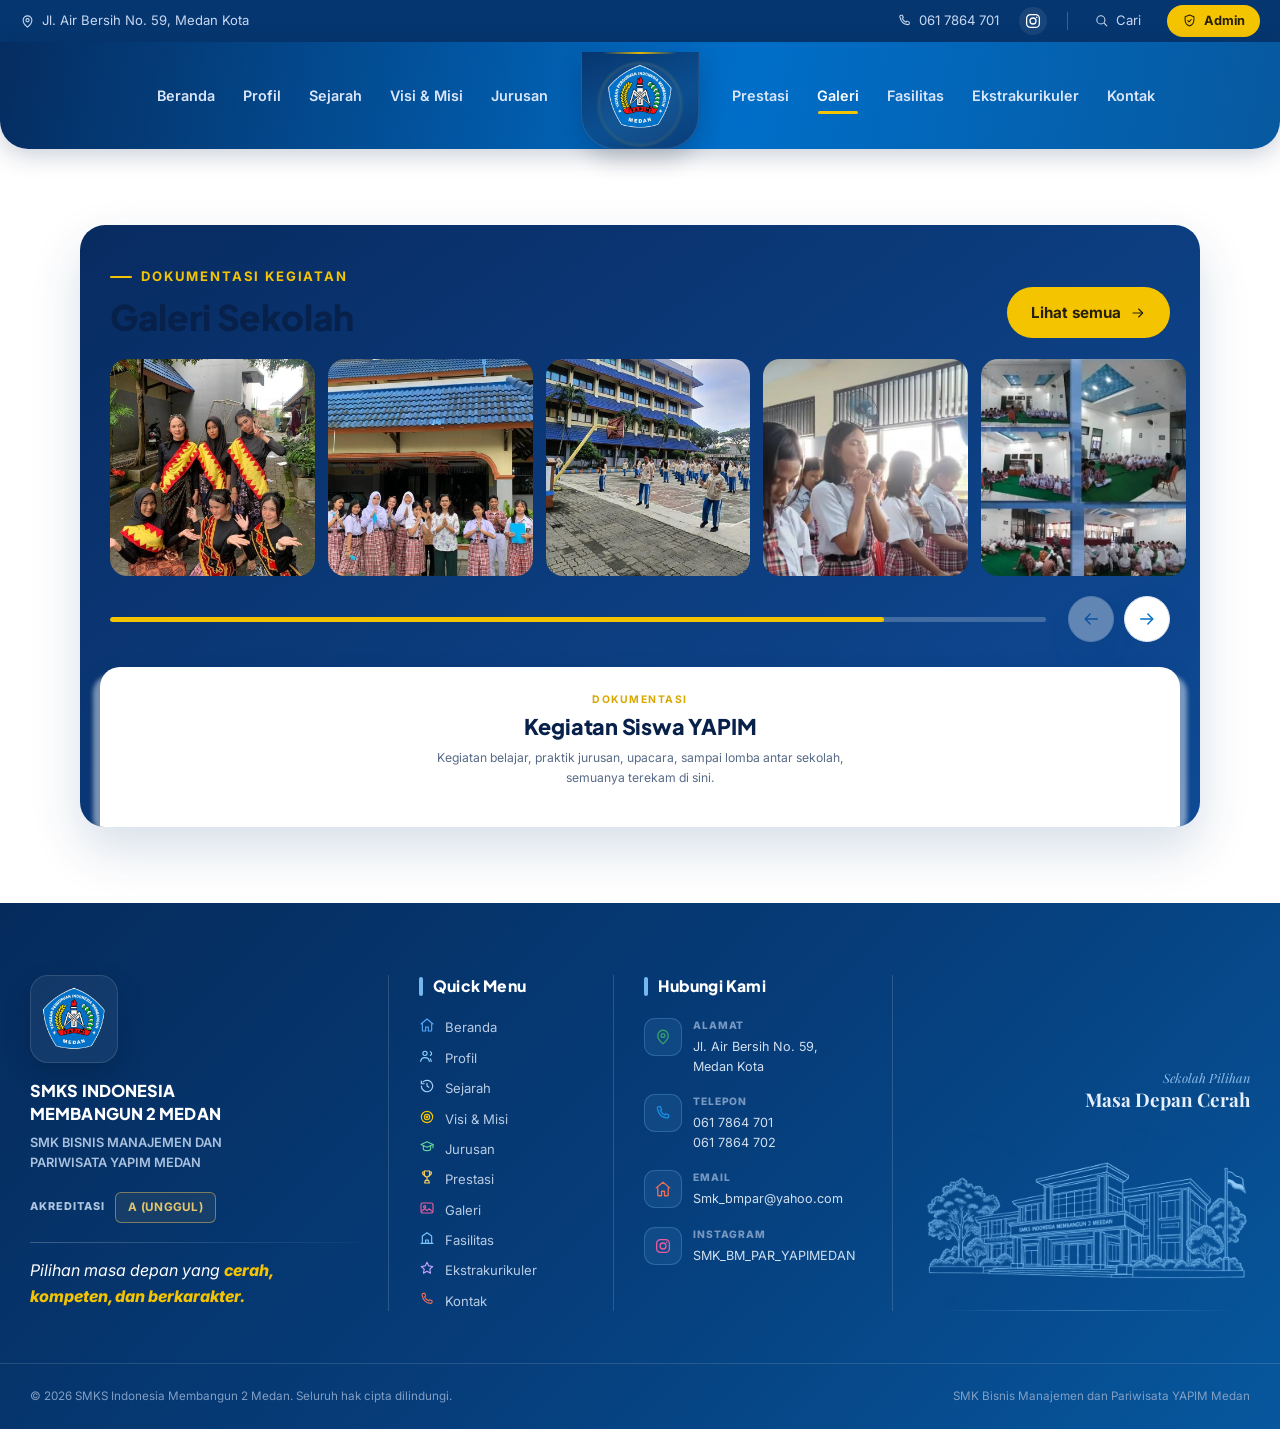
<file: galeri.html>
<!DOCTYPE html>
<html lang="id">
<head>
<meta charset="UTF-8">
<meta name="viewport" content="width=device-width, initial-scale=1">

<meta name="description"
      content="SMKS Indonesia Membangun 2 Medan — SMK Bisnis Manajemen dan Pariwisata YAPIM Medan.">

<title>Galeri | SMKS Indonesia Membangun 2 Medan</title>

<link rel="icon" href="assets/img/logo.png">

<!-- huruf dari Google Fonts: Plus Jakarta Sans untuk judul, Inter untuk teks, Playfair Display untuk judul bagian jurusan -->
<link rel="preconnect" href="https://fonts.googleapis.com">
<link rel="preconnect" href="https://fonts.gstatic.com" crossorigin>
<link href="https://fonts.googleapis.com/css2?family=Inter:wght@400;500;600;700&family=Playfair+Display:wght@500;600;700&family=Plus+Jakarta+Sans:wght@500;700;800&display=swap" rel="stylesheet">

<link rel="stylesheet" href="assets/css/style.css?v=1790217725">

<!-- tanda bahwa JavaScript aktif (dipakai untuk animasi muncul saat digulir) -->
<script>document.documentElement.className += ' js';</script>
</head>

<body>

<a class="lewati" href="#konten">Lewati ke isi halaman</a>


<!-- =========================================================
     BAR INFORMASI ATAS
========================================================= -->
<div class="bar-info">

    <div class="wadah wadah--lebar bar-info__isi">

        <a class="bar-info__item bar-info__alamat"
           href="https://www.google.com/maps/search/?api=1&amp;query=Jl.+Air+Bersih+No.+59+Medan+Kota"
           target="_blank"
           rel="noopener">

            <svg class="ikon" width="15" height="15" viewBox="0 0 24 24" fill="none" stroke="currentColor" stroke-width="1.7" stroke-linecap="round" stroke-linejoin="round" aria-hidden="true"><path d="M12 21s7-5.6 7-11a7 7 0 1 0-14 0c0 5.4 7 11 7 11Z"/><circle cx="12" cy="10" r="2.6"/></svg>
            <span>Jl. Air Bersih No. 59, Medan Kota</span>

        </a>

        <div class="bar-info__kanan">

            <a class="bar-info__item"
               href="tel:0617864701">

                <svg class="ikon" width="15" height="15" viewBox="0 0 24 24" fill="none" stroke="currentColor" stroke-width="1.7" stroke-linecap="round" stroke-linejoin="round" aria-hidden="true"><path d="M6.5 3.5h2l1.6 3.8-1.7 1.4a12.5 12.5 0 0 0 6 6l1.4-1.7 3.8 1.6v2a2 2 0 0 1-2.2 2C10.5 18 6 13.5 4.5 5.7a2 2 0 0 1 2-2.2Z"/></svg>
                <span>061 7864 701</span>

            </a>

            <a class="bar-info__item bar-info__ig"
               href="https://www.instagram.com/smk_bm_par_yapimedan/"
               target="_blank"
               rel="noopener"
               aria-label="Instagram SMK_BM_PAR_YAPIMEDAN"
               title="Instagram @SMK_BM_PAR_YAPIMEDAN">
                <svg class="ikon" width="18" height="18" viewBox="0 0 24 24" fill="none" stroke="currentColor" stroke-width="1.7" stroke-linecap="round" stroke-linejoin="round" aria-hidden="true"><rect x="3.5" y="3.5" width="17" height="17" rx="5"/><circle cx="12" cy="12" r="4"/><circle cx="17" cy="7" r="1.1" fill="currentColor" stroke="none"/></svg>            </a>

            <span class="bar-info__pisah" aria-hidden="true"></span>

            <button class="bar-info__cari"
                    type="button"
                    data-buka-cari
                    aria-label="Cari di halaman ini">

                <svg class="ikon" width="15" height="15" viewBox="0 0 24 24" fill="none" stroke="currentColor" stroke-width="1.7" stroke-linecap="round" stroke-linejoin="round" aria-hidden="true"><circle cx="11" cy="11" r="6.5"/><path d="m16 16 4.5 4.5"/></svg>
                <span>Cari</span>

            </button>

            <a class="bar-info__admin"
               href="#admin-online">

                <svg class="ikon" width="15" height="15" viewBox="0 0 24 24" fill="none" stroke="currentColor" stroke-width="1.7" stroke-linecap="round" stroke-linejoin="round" aria-hidden="true"><path d="M12 3.2 5 6v5.2c0 4.3 2.9 8.1 7 9.6 4.1-1.5 7-5.3 7-9.6V6Z"/><path d="m9.2 12.2 2 2 3.6-3.8"/></svg>
                <span>Admin</span>

            </a>

        </div>

    </div>

</div>


<!-- =========================================================
     NAVBAR
     Menu kiri | LOGO (tepat di tengah) | menu kanan
========================================================= -->
<header class="navbar" id="navbar">

    <nav class="wadah wadah--lebar navbar__isi" aria-label="Menu utama">

        <!-- tombol cari (hanya tampil di HP) -->
        <button class="navcari navcari--hp"
                type="button"
                data-buka-cari
                aria-label="Cari di halaman ini">

            <svg class="ikon" width="20" height="20" viewBox="0 0 24 24" fill="none" stroke="currentColor" stroke-width="1.7" stroke-linecap="round" stroke-linejoin="round" aria-hidden="true"><circle cx="11" cy="11" r="6.5"/><path d="m16 16 4.5 4.5"/></svg>
        </button>


        <!-- ================= LOGO TENGAH ================= -->
        <a class="navlogo"
           href="index.html"
           aria-label="Beranda SMK YAPIM 2 MEDAN">

            <img src="assets/img/logo.png"
                 alt="Logo SMK YAPIM 2 MEDAN"
                 class="navlogo__img"
                 data-fallback="logo">

        </a>


        <div class="navpanel" id="navPanel">

            <!-- ================= MENU KIRI ================= -->
            <ul class="navmenu navmenu--kiri">
                            <li>
                <a class="navlink"
                   href="index.html#hero"
                   data-seksi="hero">

                    <span class="navlink__ikon"><svg class="ikon" width="18" height="18" viewBox="0 0 24 24" fill="none" stroke="currentColor" stroke-width="1.7" stroke-linecap="round" stroke-linejoin="round" aria-hidden="true"><path d="M3 10.5 12 3l9 7.5"/><path d="M5 9.8V20a1 1 0 0 0 1 1h4v-6h4v6h4a1 1 0 0 0 1-1V9.8"/></svg></span>

                    <span class="navlink__teks">Beranda</span>
                </a>
            </li>
                    <li>
                <a class="navlink"
                   href="profil.html"
                   data-seksi="profil">

                    <span class="navlink__ikon"><svg class="ikon" width="18" height="18" viewBox="0 0 24 24" fill="none" stroke="currentColor" stroke-width="1.7" stroke-linecap="round" stroke-linejoin="round" aria-hidden="true"><circle cx="9" cy="8" r="3.2"/><path d="M2.5 20c.6-3.6 3.3-5.5 6.5-5.5s5.9 1.9 6.5 5.5"/><path d="M17 5.5a3 3 0 0 1 0 5.6"/><path d="M18.4 20c-.2-1.6-.7-2.9-1.5-3.9"/></svg></span>

                    <span class="navlink__teks">Profil</span>
                </a>
            </li>
                    <li>
                <a class="navlink"
                   href="sejarah.html"
                   data-seksi="sejarah">

                    <span class="navlink__ikon"><svg class="ikon" width="18" height="18" viewBox="0 0 24 24" fill="none" stroke="currentColor" stroke-width="1.7" stroke-linecap="round" stroke-linejoin="round" aria-hidden="true"><path d="M3.5 12a8.5 8.5 0 1 0 2.6-6.1"/><path d="M3.5 4.5v4.2h4.2"/><path d="M12 7.8V12l2.8 1.8"/></svg></span>

                    <span class="navlink__teks">Sejarah</span>
                </a>
            </li>
                    <li>
                <a class="navlink"
                   href="visimisi.html"
                   data-seksi="visi-misi">

                    <span class="navlink__ikon"><svg class="ikon" width="18" height="18" viewBox="0 0 24 24" fill="none" stroke="currentColor" stroke-width="1.7" stroke-linecap="round" stroke-linejoin="round" aria-hidden="true"><circle cx="12" cy="12" r="8.5"/><circle cx="12" cy="12" r="4"/><circle cx="12" cy="12" r="1.2" fill="currentColor"/></svg></span>

                    <span class="navlink__teks">Visi &amp; Misi</span>
                </a>
            </li>
                    <li>
                <a class="navlink"
                   href="jurusan.html"
                   data-seksi="jurusan">

                    <span class="navlink__ikon"><svg class="ikon" width="18" height="18" viewBox="0 0 24 24" fill="none" stroke="currentColor" stroke-width="1.7" stroke-linecap="round" stroke-linejoin="round" aria-hidden="true"><path d="m12 4 9 4.2-9 4.2-9-4.2Z"/><path d="M6.5 10v4.6c0 1.6 2.6 2.9 5.5 2.9s5.5-1.3 5.5-2.9V10"/><path d="M21 8.2v5"/></svg></span>

                    <span class="navlink__teks">Jurusan</span>
                </a>
            </li>
                    </ul>

            <!-- ================= MENU KANAN ================= -->
            <ul class="navmenu navmenu--kanan">
                            <li>
                <a class="navlink"
                   href="prestasi.html"
                   data-seksi="prestasi">

                    <span class="navlink__ikon"><svg class="ikon" width="18" height="18" viewBox="0 0 24 24" fill="none" stroke="currentColor" stroke-width="1.7" stroke-linecap="round" stroke-linejoin="round" aria-hidden="true"><path d="M8 3h8v5a4 4 0 0 1-8 0Z"/><path d="M8 4.5H5.5V6a3 3 0 0 0 3 3"/><path d="M16 4.5h2.5V6a3 3 0 0 1-3 3"/><path d="M12 12v4"/><path d="M8.5 21h7l-1-4h-5Z"/></svg></span>

                    <span class="navlink__teks">Prestasi</span>
                </a>
            </li>
                    <li>
                <a class="navlink aktif"
                   href="galeri.html"
                   data-seksi="galeri">

                    <span class="navlink__ikon"><svg class="ikon" width="18" height="18" viewBox="0 0 24 24" fill="none" stroke="currentColor" stroke-width="1.7" stroke-linecap="round" stroke-linejoin="round" aria-hidden="true"><rect x="3" y="4.5" width="18" height="15" rx="2.5"/><circle cx="8.5" cy="10" r="1.6"/><path d="m4 17 4.5-4.2 3.4 3.1 3-2.7L20 17"/></svg></span>

                    <span class="navlink__teks">Galeri</span>
                </a>
            </li>
                    <li>
                <a class="navlink"
                   href="fasilitas.html"
                   data-seksi="fasilitas">

                    <span class="navlink__ikon"><svg class="ikon" width="18" height="18" viewBox="0 0 24 24" fill="none" stroke="currentColor" stroke-width="1.7" stroke-linecap="round" stroke-linejoin="round" aria-hidden="true"><path d="M3 20h18"/><path d="M5 20V9l7-5 7 5v11"/><path d="M10 20v-5h4v5"/></svg></span>

                    <span class="navlink__teks">Fasilitas</span>
                </a>
            </li>
                    <li>
                <a class="navlink"
                   href="ekstrakurikuler.html"
                   data-seksi="ekstrakurikuler">

                    <span class="navlink__ikon"><svg class="ikon" width="18" height="18" viewBox="0 0 24 24" fill="none" stroke="currentColor" stroke-width="1.7" stroke-linecap="round" stroke-linejoin="round" aria-hidden="true"><path d="m12 3.5 2.6 5.4 5.9.8-4.3 4.1 1.1 5.9L12 16.9l-5.3 2.8 1.1-5.9-4.3-4.1 5.9-.8Z"/></svg></span>

                    <span class="navlink__teks">Ekstrakurikuler</span>
                </a>
            </li>
                    <li>
                <a class="navlink"
                   href="kontak.html"
                   data-seksi="kontak">

                    <span class="navlink__ikon"><svg class="ikon" width="18" height="18" viewBox="0 0 24 24" fill="none" stroke="currentColor" stroke-width="1.7" stroke-linecap="round" stroke-linejoin="round" aria-hidden="true"><path d="M6.5 3.5h2l1.6 3.8-1.7 1.4a12.5 12.5 0 0 0 6 6l1.4-1.7 3.8 1.6v2a2 2 0 0 1-2.2 2C10.5 18 6 13.5 4.5 5.7a2 2 0 0 1 2-2.2Z"/></svg></span>

                    <span class="navlink__teks">Kontak</span>
                </a>
            </li>
                    </ul>

            <!-- tombol admin (hanya tampil di HP) -->
            <a class="tombol tombol--admin navpanel__admin"
               href="#admin-online">

                <svg class="ikon" width="17" height="17" viewBox="0 0 24 24" fill="none" stroke="currentColor" stroke-width="1.7" stroke-linecap="round" stroke-linejoin="round" aria-hidden="true"><path d="M12 3.2 5 6v5.2c0 4.3 2.9 8.1 7 9.6 4.1-1.5 7-5.3 7-9.6V6Z"/><path d="m9.2 12.2 2 2 3.6-3.8"/></svg>
                Admin

            </a>

        </div>


        <!-- ================= BURGER HP ================= -->
        <button class="navburger"
                type="button"
                id="tombolBurger"
                aria-label="Buka menu"
                aria-expanded="false"
                aria-controls="navPanel">

            <span></span>
            <span></span>
            <span></span>

        </button>

    </nav>

</header>


<!-- =========================================================
     PENCARIAN
========================================================= -->
<div class="caribox" id="kotakCari" hidden>

    <div class="caribox__isi">

        <div class="caribox__input">

            <svg class="ikon" width="20" height="20" viewBox="0 0 24 24" fill="none" stroke="currentColor" stroke-width="1.7" stroke-linecap="round" stroke-linejoin="round" aria-hidden="true"><circle cx="11" cy="11" r="6.5"/><path d="m16 16 4.5 4.5"/></svg>
            <input type="search"
                   id="inputCari"
                   placeholder="Cari jurusan, prestasi, fasilitas, kontak…"
                   autocomplete="off">

            <button type="button"
                    id="tutupCari"
                    aria-label="Tutup pencarian">

                <svg class="ikon" width="20" height="20" viewBox="0 0 24 24" fill="none" stroke="currentColor" stroke-width="1.7" stroke-linecap="round" stroke-linejoin="round" aria-hidden="true"><path d="m6 6 12 12M18 6 6 18"/></svg>
            </button>

        </div>

        <div class="caribox__hasil"
             id="hasilCari">

            <p class="caribox__kosong">
                Ketik kata kunci, misalnya
                <b>jurusan</b>
                atau
                <b>kantin</b>.
            </p>

        </div>

    </div>

</div>


<main id="konten"><section class="galeri seksi" id="galeri">
  <div class="wadah">
    <div class="galeri__panel reveal" data-anim="zoom">

      <div class="galeri__kepala">
        <div>
          <p class="seksi__label seksi__label--terang">Dokumentasi Kegiatan</p>
          <h2 class="seksi__judul seksi__judul--terang">Galeri Sekolah</h2>
        </div>
        <a class="tombol tombol--emas" href="#galeri-daftar">Lihat semua <svg class="ikon" width="16" height="16" viewBox="0 0 24 24" fill="none" stroke="currentColor" stroke-width="1.7" stroke-linecap="round" stroke-linejoin="round" aria-hidden="true"><path d="M4.5 12h14"/><path d="m13 6 6 6-6 6"/></svg></a>
      </div>

      
      <div class="galeri__strip karusel" id="galeri-daftar" data-geser>
        <div class="galeri__jalur karusel__jalur" data-geser-jalur tabindex="0" aria-label="Foto galeri sekolah">
                    <figure class="kartu-galeri reveal" data-anim="zoom" style="--tunda: 0ms">
            <div class="kartu-galeri__foto"
                 data-zoom
                 data-zoom-gambar="uploads/galeri/galeri-20260918-164949-63196c8d.jpg"
                 data-zoom-judul="Kegiatan Sekolah YAPIM 1"
                 data-zoom-ket="10 September 2025 — Dokumentasi kegiatan siswa dan sekolah YAPIM Medan."
                 tabindex="0" role="button" aria-label="Perbesar foto Kegiatan Sekolah YAPIM 1">
                              <img src="uploads/galeri/galeri-20260918-164949-63196c8d.jpg" alt="Kegiatan Sekolah YAPIM 1" loading="lazy" draggable="false">
              
              <!-- label transparan berisi nama kegiatan -->
              <span class="kartu-galeri__pita">Dokumentasi Kegiatan</span>

              <span class="kartu-galeri__detail">
                <svg class="ikon" width="15" height="15" viewBox="0 0 24 24" fill="none" stroke="currentColor" stroke-width="1.7" stroke-linecap="round" stroke-linejoin="round" aria-hidden="true"><circle cx="11" cy="11" r="6.5"/><path d="m16 16 4.5 4.5"/><path d="M8.5 11h5M11 8.5v5"/></svg> Lihat detail
              </span>
            </div>
            <figcaption>
              <h3>Kegiatan Sekolah YAPIM 1</h3>
              <p>10 September 2025</p>
            </figcaption>
          </figure>
                    <figure class="kartu-galeri reveal" data-anim="zoom" style="--tunda: 90ms">
            <div class="kartu-galeri__foto"
                 data-zoom
                 data-zoom-gambar="uploads/galeri/galeri-20260918-165314-b0b9c6a1.jpg"
                 data-zoom-judul="Kegiatan Sekolah YAPIM 2"
                 data-zoom-ket="11 September 2025 — Dokumentasi kegiatan siswa dan sekolah YAPIM Medan."
                 tabindex="0" role="button" aria-label="Perbesar foto Kegiatan Sekolah YAPIM 2">
                              <img src="uploads/galeri/galeri-20260918-165314-b0b9c6a1.jpg" alt="Kegiatan Sekolah YAPIM 2" loading="lazy" draggable="false">
              
              <!-- label transparan berisi nama kegiatan -->
              <span class="kartu-galeri__pita">Dokumentasi Kegiatan</span>

              <span class="kartu-galeri__detail">
                <svg class="ikon" width="15" height="15" viewBox="0 0 24 24" fill="none" stroke="currentColor" stroke-width="1.7" stroke-linecap="round" stroke-linejoin="round" aria-hidden="true"><circle cx="11" cy="11" r="6.5"/><path d="m16 16 4.5 4.5"/><path d="M8.5 11h5M11 8.5v5"/></svg> Lihat detail
              </span>
            </div>
            <figcaption>
              <h3>Kegiatan Sekolah YAPIM 2</h3>
              <p>11 September 2025</p>
            </figcaption>
          </figure>
                    <figure class="kartu-galeri reveal" data-anim="zoom" style="--tunda: 180ms">
            <div class="kartu-galeri__foto"
                 data-zoom
                 data-zoom-gambar="uploads/galeri/galeri-20260918-165606-08391efb.jpg"
                 data-zoom-judul="Kegiatan Sekolah YAPIM 3"
                 data-zoom-ket="12 September 2025 — Dokumentasi kegiatan siswa dan sekolah YAPIM Medan."
                 tabindex="0" role="button" aria-label="Perbesar foto Kegiatan Sekolah YAPIM 3">
                              <img src="uploads/galeri/galeri-20260918-165606-08391efb.jpg" alt="Kegiatan Sekolah YAPIM 3" loading="lazy" draggable="false">
              
              <!-- label transparan berisi nama kegiatan -->
              <span class="kartu-galeri__pita">Dokumentasi Kegiatan</span>

              <span class="kartu-galeri__detail">
                <svg class="ikon" width="15" height="15" viewBox="0 0 24 24" fill="none" stroke="currentColor" stroke-width="1.7" stroke-linecap="round" stroke-linejoin="round" aria-hidden="true"><circle cx="11" cy="11" r="6.5"/><path d="m16 16 4.5 4.5"/><path d="M8.5 11h5M11 8.5v5"/></svg> Lihat detail
              </span>
            </div>
            <figcaption>
              <h3>Kegiatan Sekolah YAPIM 3</h3>
              <p>12 September 2025</p>
            </figcaption>
          </figure>
                    <figure class="kartu-galeri reveal" data-anim="zoom" style="--tunda: 270ms">
            <div class="kartu-galeri__foto"
                 data-zoom
                 data-zoom-gambar="uploads/galeri/galeri-20260918-181659-7a4d3575.jpg"
                 data-zoom-judul="Kegiatan Sekolah YAPIM 4"
                 data-zoom-ket="13 September 2025 — Dokumentasi kegiatan siswa dan sekolah YAPIM Medan."
                 tabindex="0" role="button" aria-label="Perbesar foto Kegiatan Sekolah YAPIM 4">
                              <img src="uploads/galeri/galeri-20260918-181659-7a4d3575.jpg" alt="Kegiatan Sekolah YAPIM 4" loading="lazy" draggable="false">
              
              <!-- label transparan berisi nama kegiatan -->
              <span class="kartu-galeri__pita">Dokumentasi Kegiatan</span>

              <span class="kartu-galeri__detail">
                <svg class="ikon" width="15" height="15" viewBox="0 0 24 24" fill="none" stroke="currentColor" stroke-width="1.7" stroke-linecap="round" stroke-linejoin="round" aria-hidden="true"><circle cx="11" cy="11" r="6.5"/><path d="m16 16 4.5 4.5"/><path d="M8.5 11h5M11 8.5v5"/></svg> Lihat detail
              </span>
            </div>
            <figcaption>
              <h3>Kegiatan Sekolah YAPIM 4</h3>
              <p>13 September 2025</p>
            </figcaption>
          </figure>
                    <figure class="kartu-galeri reveal" data-anim="zoom" style="--tunda: 270ms">
            <div class="kartu-galeri__foto"
                 data-zoom
                 data-zoom-gambar="uploads/galeri/galeri-20260918-181750-64ce1bfa.jpg"
                 data-zoom-judul="Kegiatan Sekolah YAPIM 5"
                 data-zoom-ket="14 September 2025 — Dokumentasi kegiatan siswa dan sekolah YAPIM Medan."
                 tabindex="0" role="button" aria-label="Perbesar foto Kegiatan Sekolah YAPIM 5">
                              <img src="uploads/galeri/galeri-20260918-181750-64ce1bfa.jpg" alt="Kegiatan Sekolah YAPIM 5" loading="lazy" draggable="false">
              
              <!-- label transparan berisi nama kegiatan -->
              <span class="kartu-galeri__pita">Dokumentasi Kegiatan</span>

              <span class="kartu-galeri__detail">
                <svg class="ikon" width="15" height="15" viewBox="0 0 24 24" fill="none" stroke="currentColor" stroke-width="1.7" stroke-linecap="round" stroke-linejoin="round" aria-hidden="true"><circle cx="11" cy="11" r="6.5"/><path d="m16 16 4.5 4.5"/><path d="M8.5 11h5M11 8.5v5"/></svg> Lihat detail
              </span>
            </div>
            <figcaption>
              <h3>Kegiatan Sekolah YAPIM 5</h3>
              <p>14 September 2025</p>
            </figcaption>
          </figure>
                    <figure class="kartu-galeri reveal" data-anim="zoom" style="--tunda: 270ms">
            <div class="kartu-galeri__foto"
                 data-zoom
                 data-zoom-gambar="uploads/galeri/galeri-20260918-182157-3690e641.jpg"
                 data-zoom-judul="Kegiatan Sekolah YAPIM 6"
                 data-zoom-ket="15 September 2025 — Dokumentasi kegiatan siswa dan sekolah YAPIM Medan."
                 tabindex="0" role="button" aria-label="Perbesar foto Kegiatan Sekolah YAPIM 6">
                              <img src="uploads/galeri/galeri-20260918-182157-3690e641.jpg" alt="Kegiatan Sekolah YAPIM 6" loading="lazy" draggable="false">
              
              <!-- label transparan berisi nama kegiatan -->
              <span class="kartu-galeri__pita">Dokumentasi Kegiatan</span>

              <span class="kartu-galeri__detail">
                <svg class="ikon" width="15" height="15" viewBox="0 0 24 24" fill="none" stroke="currentColor" stroke-width="1.7" stroke-linecap="round" stroke-linejoin="round" aria-hidden="true"><circle cx="11" cy="11" r="6.5"/><path d="m16 16 4.5 4.5"/><path d="M8.5 11h5M11 8.5v5"/></svg> Lihat detail
              </span>
            </div>
            <figcaption>
              <h3>Kegiatan Sekolah YAPIM 6</h3>
              <p>15 September 2025</p>
            </figcaption>
          </figure>
                  </div>

        <div class="galeri__kontrol">
          <div class="karusel__progres karusel__progres--terang" aria-hidden="true"><span></span></div>
          <div class="karusel__tombol">
            <button class="geser__tombol" type="button" data-geser-kiri aria-label="Geser galeri ke kiri"><svg class="ikon" width="20" height="20" viewBox="0 0 24 24" fill="none" stroke="currentColor" stroke-width="1.7" stroke-linecap="round" stroke-linejoin="round" aria-hidden="true"><path d="M19.5 12h-14"/><path d="m11 6-6 6 6 6"/></svg></button>
            <button class="geser__tombol" type="button" data-geser-kanan aria-label="Geser galeri ke kanan"><svg class="ikon" width="20" height="20" viewBox="0 0 24 24" fill="none" stroke="currentColor" stroke-width="1.7" stroke-linecap="round" stroke-linejoin="round" aria-hidden="true"><path d="M4.5 12h14"/><path d="m13 6 6 6-6 6"/></svg></button>
          </div>
        </div>
      </div>
      
      <!-- kotak putih melengkung -->
      <div class="galeri__kaki">
        <p class="galeri__kaki-label">Dokumentasi</p>
        <h3 class="galeri__kaki-judul">Kegiatan Siswa YAPIM</h3>
        <p class="galeri__kaki-ket">Kegiatan belajar, praktik jurusan, upacara, sampai lomba antar sekolah, semuanya terekam di sini.</p>
      </div>

    </div>
  </div>
</section>
</main>
<!-- /#konten -->


<!-- =========================================================
     FOOTER
========================================================= -->
<footer class="site-footer">

    <div class="footer-container">

        <!-- =================================================
             IDENTITAS SEKOLAH
        ================================================== -->
        <div class="footer-brand footer-column">

            <!-- LOGO SEKOLAH -->
            <div class="footer-brand__logo">
                <img
                    src="assets/img/logo.png"
                    alt="Logo SMKS Indonesia Membangun 2 Medan"
                >
            </div>

            <!-- NAMA SEKOLAH -->
            <div class="footer-brand__name">

                <h3>
                    SMKS INDONESIA<br>
                    MEMBANGUN 2 MEDAN
                </h3>

                <p>
                    SMK BISNIS MANAJEMEN DAN<br>
                    PARIWISATA YAPIM MEDAN
                </p>

            </div>

            <!-- AKREDITASI -->
            <div class="footer-accreditation">

                <span class="footer-accreditation__label">
                    AKREDITASI
                </span>

                <strong>
                    A (UNGGUL)
                </strong>

            </div>

            <!-- GARIS -->
            <div class="footer-brand__line"></div>

            <!-- SLOGAN -->
            <p class="footer-brand__slogan">
                Pilihan masa depan yang
                <span class="footer-brand__highlight">cerah, kompeten, dan berkarakter.</span>
            </p>

        </div>


        <!-- =================================================
             QUICK MENU
        ================================================== -->
        <div class="footer-menu footer-column">

            <h3 class="footer-title">
                <span></span>
                Quick Menu
            </h3>

            <ul class="footer-links">
                <li><a href="index.html#hero"><span class="footer-menu__icon footer-icon--home"><svg class="ikon" width="16" height="16" viewBox="0 0 24 24" fill="none" stroke="currentColor" stroke-width="1.7" stroke-linecap="round" stroke-linejoin="round" aria-hidden="true"><path d="M3 10.5 12 3l9 7.5"/><path d="M5 9.8V20a1 1 0 0 0 1 1h4v-6h4v6h4a1 1 0 0 0 1-1V9.8"/></svg></span><span>Beranda</span></a></li>
                <li><a href="profil.html"><span class="footer-menu__icon footer-icon--profile"><svg class="ikon" width="16" height="16" viewBox="0 0 24 24" fill="none" stroke="currentColor" stroke-width="1.7" stroke-linecap="round" stroke-linejoin="round" aria-hidden="true"><circle cx="9" cy="8" r="3.2"/><path d="M2.5 20c.6-3.6 3.3-5.5 6.5-5.5s5.9 1.9 6.5 5.5"/><path d="M17 5.5a3 3 0 0 1 0 5.6"/><path d="M18.4 20c-.2-1.6-.7-2.9-1.5-3.9"/></svg></span><span>Profil</span></a></li>
                <li><a href="sejarah.html"><span class="footer-menu__icon footer-icon--history"><svg class="ikon" width="16" height="16" viewBox="0 0 24 24" fill="none" stroke="currentColor" stroke-width="1.7" stroke-linecap="round" stroke-linejoin="round" aria-hidden="true"><path d="M3.5 12a8.5 8.5 0 1 0 2.6-6.1"/><path d="M3.5 4.5v4.2h4.2"/><path d="M12 7.8V12l2.8 1.8"/></svg></span><span>Sejarah</span></a></li>
                <li><a href="visimisi.html"><span class="footer-menu__icon footer-icon--visi"><svg class="ikon" width="16" height="16" viewBox="0 0 24 24" fill="none" stroke="currentColor" stroke-width="1.7" stroke-linecap="round" stroke-linejoin="round" aria-hidden="true"><circle cx="12" cy="12" r="8.5"/><circle cx="12" cy="12" r="4"/><circle cx="12" cy="12" r="1.2" fill="currentColor"/></svg></span><span>Visi &amp; Misi</span></a></li>
                <li><a href="jurusan.html"><span class="footer-menu__icon footer-icon--study"><svg class="ikon" width="16" height="16" viewBox="0 0 24 24" fill="none" stroke="currentColor" stroke-width="1.7" stroke-linecap="round" stroke-linejoin="round" aria-hidden="true"><path d="m12 4 9 4.2-9 4.2-9-4.2Z"/><path d="M6.5 10v4.6c0 1.6 2.6 2.9 5.5 2.9s5.5-1.3 5.5-2.9V10"/><path d="M21 8.2v5"/></svg></span><span>Jurusan</span></a></li>
                <li><a href="prestasi.html"><span class="footer-menu__icon footer-icon--prestasi"><svg class="ikon" width="16" height="16" viewBox="0 0 24 24" fill="none" stroke="currentColor" stroke-width="1.7" stroke-linecap="round" stroke-linejoin="round" aria-hidden="true"><path d="M8 3h8v5a4 4 0 0 1-8 0Z"/><path d="M8 4.5H5.5V6a3 3 0 0 0 3 3"/><path d="M16 4.5h2.5V6a3 3 0 0 1-3 3"/><path d="M12 12v4"/><path d="M8.5 21h7l-1-4h-5Z"/></svg></span><span>Prestasi</span></a></li>
                <li><a href="galeri.html"><span class="footer-menu__icon footer-icon--gallery"><svg class="ikon" width="16" height="16" viewBox="0 0 24 24" fill="none" stroke="currentColor" stroke-width="1.7" stroke-linecap="round" stroke-linejoin="round" aria-hidden="true"><rect x="3" y="4.5" width="18" height="15" rx="2.5"/><circle cx="8.5" cy="10" r="1.6"/><path d="m4 17 4.5-4.2 3.4 3.1 3-2.7L20 17"/></svg></span><span>Galeri</span></a></li>
                <li><a href="fasilitas.html"><span class="footer-menu__icon footer-icon--building"><svg class="ikon" width="16" height="16" viewBox="0 0 24 24" fill="none" stroke="currentColor" stroke-width="1.7" stroke-linecap="round" stroke-linejoin="round" aria-hidden="true"><path d="M3 20h18"/><path d="M5 20V9l7-5 7 5v11"/><path d="M10 20v-5h4v5"/></svg></span><span>Fasilitas</span></a></li>
                <li><a href="ekstrakurikuler.html"><span class="footer-menu__icon footer-icon--extra"><svg class="ikon" width="16" height="16" viewBox="0 0 24 24" fill="none" stroke="currentColor" stroke-width="1.7" stroke-linecap="round" stroke-linejoin="round" aria-hidden="true"><path d="m12 3.5 2.6 5.4 5.9.8-4.3 4.1 1.1 5.9L12 16.9l-5.3 2.8 1.1-5.9-4.3-4.1 5.9-.8Z"/></svg></span><span>Ekstrakurikuler</span></a></li>
                <li><a href="kontak.html"><span class="footer-menu__icon footer-icon--contact"><svg class="ikon" width="16" height="16" viewBox="0 0 24 24" fill="none" stroke="currentColor" stroke-width="1.7" stroke-linecap="round" stroke-linejoin="round" aria-hidden="true"><path d="M6.5 3.5h2l1.6 3.8-1.7 1.4a12.5 12.5 0 0 0 6 6l1.4-1.7 3.8 1.6v2a2 2 0 0 1-2.2 2C10.5 18 6 13.5 4.5 5.7a2 2 0 0 1 2-2.2Z"/></svg></span><span>Kontak</span></a></li>
            </ul>

        </div>


        <!-- =================================================
             HUBUNGI KAMI
        ================================================== -->
        <div class="footer-contact footer-column">

            <h3 class="footer-title">
                <span></span>
                Hubungi Kami
            </h3>

            <ul class="footer-contact__list">


                <!-- ================= ALAMAT ================= -->
                <li>

                    <div class="footer-contact__icon footer-contact__icon--location">
                        <svg class="ikon" width="18" height="18" viewBox="0 0 24 24" fill="none" stroke="currentColor" stroke-width="1.7" stroke-linecap="round" stroke-linejoin="round" aria-hidden="true"><path d="M12 21s7-5.6 7-11a7 7 0 1 0-14 0c0 5.4 7 11 7 11Z"/><circle cx="12" cy="10" r="2.6"/></svg>                    </div>

                    <div>

                        <small>Alamat</small>

                        <a
                            href="https://www.google.com/maps/search/?api=1&amp;query=Jl.+Air+Bersih+No.+59+Medan+Kota"
                            target="_blank"
                            rel="noopener noreferrer"
                        >
                            Jl. Air Bersih No. 59, Medan Kota                        </a>

                    </div>

                </li>


                <!-- ================= TELEPON ================= -->
                <li>

                    <div class="footer-contact__icon footer-contact__icon--phone">
                        <svg class="ikon" width="18" height="18" viewBox="0 0 24 24" fill="none" stroke="currentColor" stroke-width="1.7" stroke-linecap="round" stroke-linejoin="round" aria-hidden="true"><path d="M6.5 3.5h2l1.6 3.8-1.7 1.4a12.5 12.5 0 0 0 6 6l1.4-1.7 3.8 1.6v2a2 2 0 0 1-2.2 2C10.5 18 6 13.5 4.5 5.7a2 2 0 0 1 2-2.2Z"/></svg>                    </div>

                    <div>

                        <small>Telepon</small>

                        <a href="tel:0617864701">
                            061 7864 701
                        </a>

                        <a href="tel:0617864702">
                            061 7864 702
                        </a>

                    </div>

                </li>


                <!-- ================= EMAIL ================= -->
                <li>

                    <div class="footer-contact__icon footer-contact__icon--email">
                        <svg class="ikon" width="18" height="18" viewBox="0 0 24 24" fill="none" stroke="currentColor" stroke-width="1.7" stroke-linecap="round" stroke-linejoin="round" aria-hidden="true"><path d="M3 10.5 12 3l9 7.5"/><path d="M5 9.8V20a1 1 0 0 0 1 1h4v-6h4v6h4a1 1 0 0 0 1-1V9.8"/></svg>                    </div>

                    <div>

                        <small>Email</small>

                        <a href="mailto:Smk_bmpar@yahoo.com">
                            Smk_bmpar@yahoo.com                        </a>

                    </div>

                </li>


                <!-- ================= INSTAGRAM ================= -->
                <li>

                    <div class="footer-contact__icon footer-contact__icon--instagram">
                        <svg class="ikon" width="18" height="18" viewBox="0 0 24 24" fill="none" stroke="currentColor" stroke-width="1.7" stroke-linecap="round" stroke-linejoin="round" aria-hidden="true"><rect x="3.5" y="3.5" width="17" height="17" rx="5"/><circle cx="12" cy="12" r="4"/><circle cx="17" cy="7" r="1.1" fill="currentColor" stroke="none"/></svg>                    </div>

                    <div>

                        <small>Instagram</small>

                        <a
                            href="https://www.instagram.com/smk_bm_par_yapimedan/"
                            target="_blank"
                            rel="noopener noreferrer"
                        >
                            SMK_BM_PAR_YAPIMEDAN                        </a>

                    </div>

                </li>

            </ul>

        </div>


        <!-- =================================================
             ILUSTRASI GEDUNG
        ================================================== -->
        <div class="footer-building footer-column">

            <div class="footer-building__text">

                <span>
                    Sekolah Pilihan
                </span>

                <strong>
                    Masa Depan Cerah
                </strong>

            </div>


            <!-- =================================================
                 GAMBAR ILUSTRASI GEDUNG
                 FILE:
                 assets/img/footer-gedung.png
            ================================================== -->
            <img
                src="assets/img/ilustrasi-gedung.png"
                alt="Ilustrasi gedung SMKS Indonesia Membangun 2 Medan"
                loading="lazy"
            >


            <!-- GARIS BAWAH GEDUNG -->
            <div class="footer-building__line"></div>

        </div>

    </div>


    <!-- =====================================================
         FOOTER BOTTOM
    ====================================================== -->
    <div class="footer-bottom">

        <div class="footer-bottom__container">

            <p>
                &copy; 2026                SMKS Indonesia Membangun 2 Medan.
                Seluruh hak cipta dilindungi.
            </p>

            <p>
                SMK Bisnis Manajemen dan Pariwisata YAPIM Medan
            </p>

        </div>

    </div>

</footer>


<!-- =========================================================
     TOMBOL KEMBALI KE ATAS
========================================================= -->
<button
    class="ke-atas"
    id="keAtas"
    type="button"
    aria-label="Kembali ke atas"
>
    <svg class="ikon" width="20" height="20" viewBox="0 0 24 24" fill="none" stroke="currentColor" stroke-width="1.7" stroke-linecap="round" stroke-linejoin="round" aria-hidden="true"><path d="M12 19.5v-14"/><path d="m6 11 6-6 6 6"/></svg></button>


<!-- =========================================================
     LIGHTBOX
========================================================= -->
<div
    class="lightbox"
    id="lightbox"
    hidden
>

    <!-- TUTUP -->
    <button
        class="lightbox__tutup"
        id="lightboxTutup"
        aria-label="Tutup"
    >
        <svg class="ikon" width="24" height="24" viewBox="0 0 24 24" fill="none" stroke="currentColor" stroke-width="1.7" stroke-linecap="round" stroke-linejoin="round" aria-hidden="true"><path d="m6 6 12 12M18 6 6 18"/></svg>    </button>


    <!-- SEBELUMNYA -->
    <button
        class="lightbox__nav lightbox__nav--kiri"
        id="lightboxKiri"
        aria-label="Sebelumnya"
    >
        <svg class="ikon" width="22" height="22" viewBox="0 0 24 24" fill="none" stroke="currentColor" stroke-width="1.7" stroke-linecap="round" stroke-linejoin="round" aria-hidden="true"><path d="M19.5 12h-14"/><path d="m11 6-6 6 6 6"/></svg>    </button>


    <!-- BERIKUTNYA -->
    <button
        class="lightbox__nav lightbox__nav--kanan"
        id="lightboxKanan"
        aria-label="Berikutnya"
    >
        <svg class="ikon" width="22" height="22" viewBox="0 0 24 24" fill="none" stroke="currentColor" stroke-width="1.7" stroke-linecap="round" stroke-linejoin="round" aria-hidden="true"><path d="M4.5 12h14"/><path d="m13 6 6 6-6 6"/></svg>    </button>


    <!-- ISI LIGHTBOX -->
    <figure class="lightbox__isi">

        <img
            id="lightboxImg"
            alt=""
            data-tanpa-pengganti
        >

        <figcaption>

            <h4 id="lightboxJudul"></h4>

            <p id="lightboxKet"></p>

        </figcaption>

    </figure>

</div>


<!-- =========================================================
     JAVASCRIPT
========================================================= -->
<script src="assets/js/main.js?v=1790217725"></script>

<script>document.addEventListener("click",function(e){const a=e.target.closest('a[href="#admin-online"]');if(a){e.preventDefault();alert("Login Admin digunakan pada website asli/server. Versi demo ini hanya untuk melihat seluruh tampilan website.");}});</script></body>
</html>
</file>
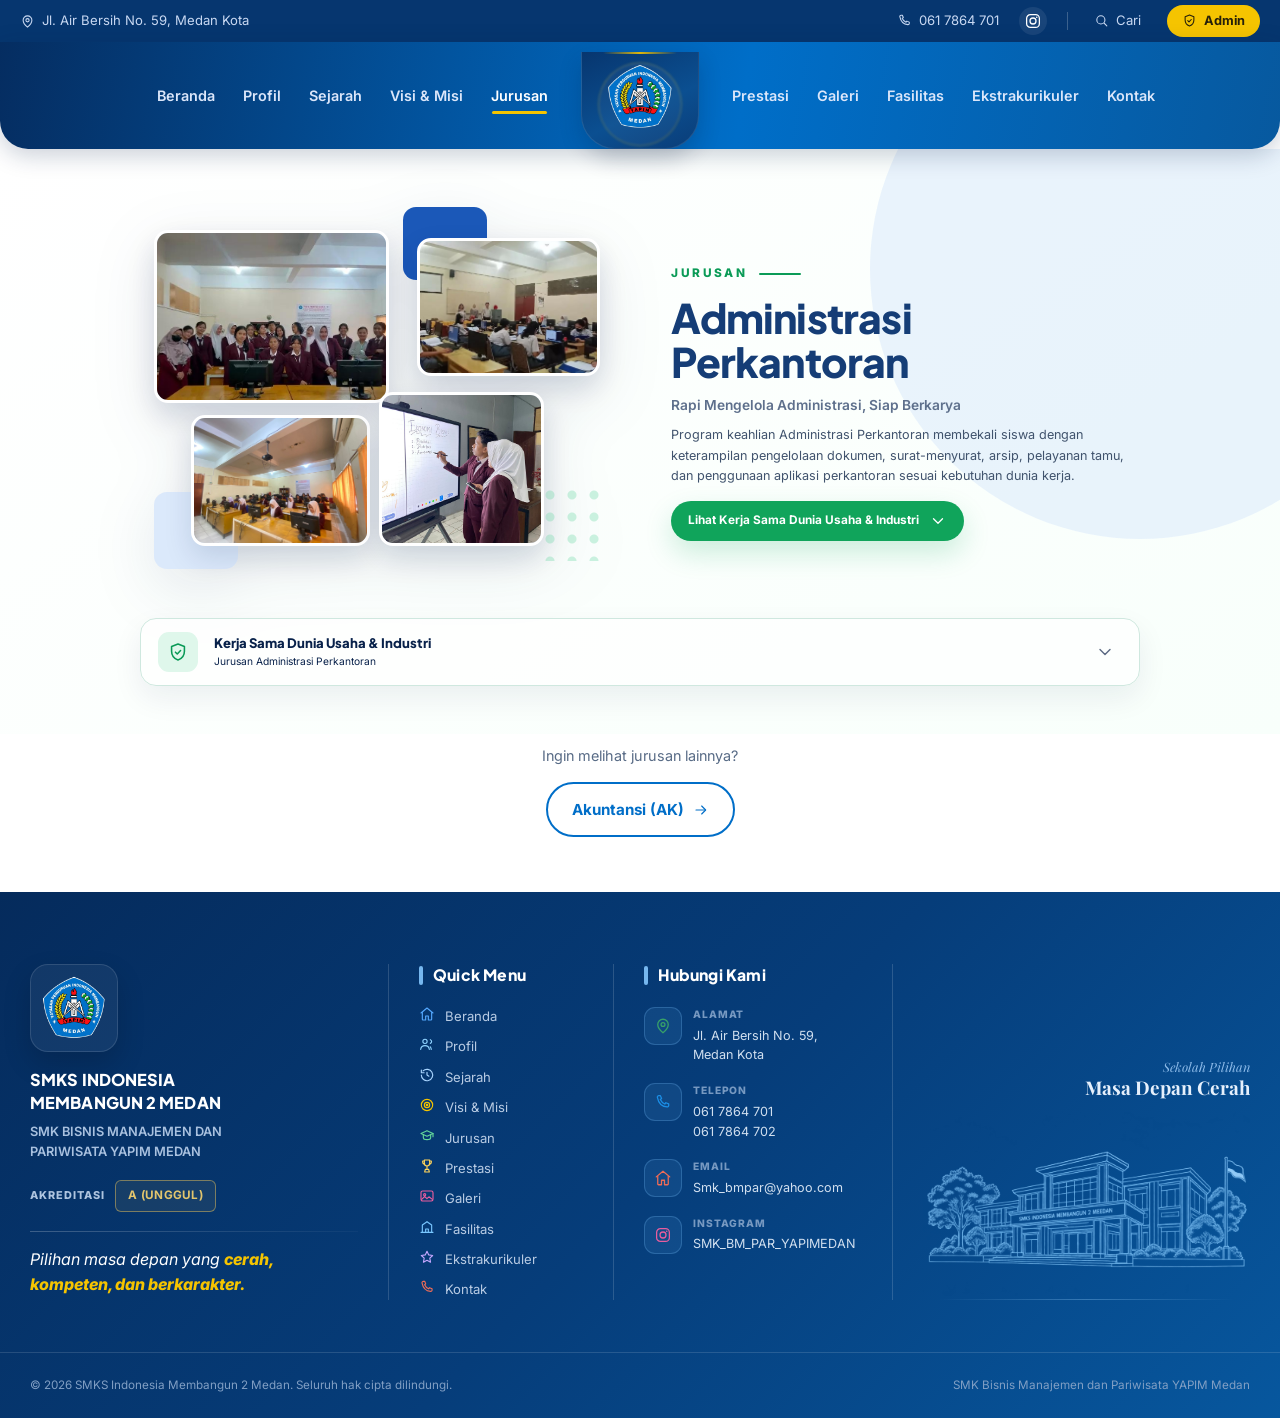
<file: jurusan-administrasi-perkantoran.html>
<!DOCTYPE html>
<html lang="id">
<head>
<meta charset="UTF-8">
<meta name="viewport" content="width=device-width, initial-scale=1">

<meta name="description"
      content="SMKS Indonesia Membangun 2 Medan — SMK Bisnis Manajemen dan Pariwisata YAPIM Medan.">

<title>Administrasi Perkantoran | SMKS Indonesia Membangun 2 Medan</title>

<link rel="icon" href="assets/img/logo.png">

<!-- huruf dari Google Fonts: Plus Jakarta Sans untuk judul, Inter untuk teks, Playfair Display untuk judul bagian jurusan -->
<link rel="preconnect" href="https://fonts.googleapis.com">
<link rel="preconnect" href="https://fonts.gstatic.com" crossorigin>
<link href="https://fonts.googleapis.com/css2?family=Inter:wght@400;500;600;700&family=Playfair+Display:wght@500;600;700&family=Plus+Jakarta+Sans:wght@500;700;800&display=swap" rel="stylesheet">

<link rel="stylesheet" href="assets/css/style.css?v=1790217725">

<!-- tanda bahwa JavaScript aktif (dipakai untuk animasi muncul saat digulir) -->
<script>document.documentElement.className += ' js';</script>
</head>

<body>

<a class="lewati" href="#konten">Lewati ke isi halaman</a>


<!-- =========================================================
     BAR INFORMASI ATAS
========================================================= -->
<div class="bar-info">

    <div class="wadah wadah--lebar bar-info__isi">

        <a class="bar-info__item bar-info__alamat"
           href="https://www.google.com/maps/search/?api=1&amp;query=Jl.+Air+Bersih+No.+59+Medan+Kota"
           target="_blank"
           rel="noopener">

            <svg class="ikon" width="15" height="15" viewBox="0 0 24 24" fill="none" stroke="currentColor" stroke-width="1.7" stroke-linecap="round" stroke-linejoin="round" aria-hidden="true"><path d="M12 21s7-5.6 7-11a7 7 0 1 0-14 0c0 5.4 7 11 7 11Z"/><circle cx="12" cy="10" r="2.6"/></svg>
            <span>Jl. Air Bersih No. 59, Medan Kota</span>

        </a>

        <div class="bar-info__kanan">

            <a class="bar-info__item"
               href="tel:0617864701">

                <svg class="ikon" width="15" height="15" viewBox="0 0 24 24" fill="none" stroke="currentColor" stroke-width="1.7" stroke-linecap="round" stroke-linejoin="round" aria-hidden="true"><path d="M6.5 3.5h2l1.6 3.8-1.7 1.4a12.5 12.5 0 0 0 6 6l1.4-1.7 3.8 1.6v2a2 2 0 0 1-2.2 2C10.5 18 6 13.5 4.5 5.7a2 2 0 0 1 2-2.2Z"/></svg>
                <span>061 7864 701</span>

            </a>

            <a class="bar-info__item bar-info__ig"
               href="https://www.instagram.com/smk_bm_par_yapimedan/"
               target="_blank"
               rel="noopener"
               aria-label="Instagram SMK_BM_PAR_YAPIMEDAN"
               title="Instagram @SMK_BM_PAR_YAPIMEDAN">
                <svg class="ikon" width="18" height="18" viewBox="0 0 24 24" fill="none" stroke="currentColor" stroke-width="1.7" stroke-linecap="round" stroke-linejoin="round" aria-hidden="true"><rect x="3.5" y="3.5" width="17" height="17" rx="5"/><circle cx="12" cy="12" r="4"/><circle cx="17" cy="7" r="1.1" fill="currentColor" stroke="none"/></svg>            </a>

            <span class="bar-info__pisah" aria-hidden="true"></span>

            <button class="bar-info__cari"
                    type="button"
                    data-buka-cari
                    aria-label="Cari di halaman ini">

                <svg class="ikon" width="15" height="15" viewBox="0 0 24 24" fill="none" stroke="currentColor" stroke-width="1.7" stroke-linecap="round" stroke-linejoin="round" aria-hidden="true"><circle cx="11" cy="11" r="6.5"/><path d="m16 16 4.5 4.5"/></svg>
                <span>Cari</span>

            </button>

            <a class="bar-info__admin"
               href="#admin-online">

                <svg class="ikon" width="15" height="15" viewBox="0 0 24 24" fill="none" stroke="currentColor" stroke-width="1.7" stroke-linecap="round" stroke-linejoin="round" aria-hidden="true"><path d="M12 3.2 5 6v5.2c0 4.3 2.9 8.1 7 9.6 4.1-1.5 7-5.3 7-9.6V6Z"/><path d="m9.2 12.2 2 2 3.6-3.8"/></svg>
                <span>Admin</span>

            </a>

        </div>

    </div>

</div>


<!-- =========================================================
     NAVBAR
     Menu kiri | LOGO (tepat di tengah) | menu kanan
========================================================= -->
<header class="navbar" id="navbar">

    <nav class="wadah wadah--lebar navbar__isi" aria-label="Menu utama">

        <!-- tombol cari (hanya tampil di HP) -->
        <button class="navcari navcari--hp"
                type="button"
                data-buka-cari
                aria-label="Cari di halaman ini">

            <svg class="ikon" width="20" height="20" viewBox="0 0 24 24" fill="none" stroke="currentColor" stroke-width="1.7" stroke-linecap="round" stroke-linejoin="round" aria-hidden="true"><circle cx="11" cy="11" r="6.5"/><path d="m16 16 4.5 4.5"/></svg>
        </button>


        <!-- ================= LOGO TENGAH ================= -->
        <a class="navlogo"
           href="index.html"
           aria-label="Beranda SMK YAPIM 2 MEDAN">

            <img src="assets/img/logo.png"
                 alt="Logo SMK YAPIM 2 MEDAN"
                 class="navlogo__img"
                 data-fallback="logo">

        </a>


        <div class="navpanel" id="navPanel">

            <!-- ================= MENU KIRI ================= -->
            <ul class="navmenu navmenu--kiri">
                            <li>
                <a class="navlink"
                   href="index.html#hero"
                   data-seksi="hero">

                    <span class="navlink__ikon"><svg class="ikon" width="18" height="18" viewBox="0 0 24 24" fill="none" stroke="currentColor" stroke-width="1.7" stroke-linecap="round" stroke-linejoin="round" aria-hidden="true"><path d="M3 10.5 12 3l9 7.5"/><path d="M5 9.8V20a1 1 0 0 0 1 1h4v-6h4v6h4a1 1 0 0 0 1-1V9.8"/></svg></span>

                    <span class="navlink__teks">Beranda</span>
                </a>
            </li>
                    <li>
                <a class="navlink"
                   href="profil.html"
                   data-seksi="profil">

                    <span class="navlink__ikon"><svg class="ikon" width="18" height="18" viewBox="0 0 24 24" fill="none" stroke="currentColor" stroke-width="1.7" stroke-linecap="round" stroke-linejoin="round" aria-hidden="true"><circle cx="9" cy="8" r="3.2"/><path d="M2.5 20c.6-3.6 3.3-5.5 6.5-5.5s5.9 1.9 6.5 5.5"/><path d="M17 5.5a3 3 0 0 1 0 5.6"/><path d="M18.4 20c-.2-1.6-.7-2.9-1.5-3.9"/></svg></span>

                    <span class="navlink__teks">Profil</span>
                </a>
            </li>
                    <li>
                <a class="navlink"
                   href="sejarah.html"
                   data-seksi="sejarah">

                    <span class="navlink__ikon"><svg class="ikon" width="18" height="18" viewBox="0 0 24 24" fill="none" stroke="currentColor" stroke-width="1.7" stroke-linecap="round" stroke-linejoin="round" aria-hidden="true"><path d="M3.5 12a8.5 8.5 0 1 0 2.6-6.1"/><path d="M3.5 4.5v4.2h4.2"/><path d="M12 7.8V12l2.8 1.8"/></svg></span>

                    <span class="navlink__teks">Sejarah</span>
                </a>
            </li>
                    <li>
                <a class="navlink"
                   href="visimisi.html"
                   data-seksi="visi-misi">

                    <span class="navlink__ikon"><svg class="ikon" width="18" height="18" viewBox="0 0 24 24" fill="none" stroke="currentColor" stroke-width="1.7" stroke-linecap="round" stroke-linejoin="round" aria-hidden="true"><circle cx="12" cy="12" r="8.5"/><circle cx="12" cy="12" r="4"/><circle cx="12" cy="12" r="1.2" fill="currentColor"/></svg></span>

                    <span class="navlink__teks">Visi &amp; Misi</span>
                </a>
            </li>
                    <li>
                <a class="navlink aktif"
                   href="jurusan.html"
                   data-seksi="jurusan">

                    <span class="navlink__ikon"><svg class="ikon" width="18" height="18" viewBox="0 0 24 24" fill="none" stroke="currentColor" stroke-width="1.7" stroke-linecap="round" stroke-linejoin="round" aria-hidden="true"><path d="m12 4 9 4.2-9 4.2-9-4.2Z"/><path d="M6.5 10v4.6c0 1.6 2.6 2.9 5.5 2.9s5.5-1.3 5.5-2.9V10"/><path d="M21 8.2v5"/></svg></span>

                    <span class="navlink__teks">Jurusan</span>
                </a>
            </li>
                    </ul>

            <!-- ================= MENU KANAN ================= -->
            <ul class="navmenu navmenu--kanan">
                            <li>
                <a class="navlink"
                   href="prestasi.html"
                   data-seksi="prestasi">

                    <span class="navlink__ikon"><svg class="ikon" width="18" height="18" viewBox="0 0 24 24" fill="none" stroke="currentColor" stroke-width="1.7" stroke-linecap="round" stroke-linejoin="round" aria-hidden="true"><path d="M8 3h8v5a4 4 0 0 1-8 0Z"/><path d="M8 4.5H5.5V6a3 3 0 0 0 3 3"/><path d="M16 4.5h2.5V6a3 3 0 0 1-3 3"/><path d="M12 12v4"/><path d="M8.5 21h7l-1-4h-5Z"/></svg></span>

                    <span class="navlink__teks">Prestasi</span>
                </a>
            </li>
                    <li>
                <a class="navlink"
                   href="galeri.html"
                   data-seksi="galeri">

                    <span class="navlink__ikon"><svg class="ikon" width="18" height="18" viewBox="0 0 24 24" fill="none" stroke="currentColor" stroke-width="1.7" stroke-linecap="round" stroke-linejoin="round" aria-hidden="true"><rect x="3" y="4.5" width="18" height="15" rx="2.5"/><circle cx="8.5" cy="10" r="1.6"/><path d="m4 17 4.5-4.2 3.4 3.1 3-2.7L20 17"/></svg></span>

                    <span class="navlink__teks">Galeri</span>
                </a>
            </li>
                    <li>
                <a class="navlink"
                   href="fasilitas.html"
                   data-seksi="fasilitas">

                    <span class="navlink__ikon"><svg class="ikon" width="18" height="18" viewBox="0 0 24 24" fill="none" stroke="currentColor" stroke-width="1.7" stroke-linecap="round" stroke-linejoin="round" aria-hidden="true"><path d="M3 20h18"/><path d="M5 20V9l7-5 7 5v11"/><path d="M10 20v-5h4v5"/></svg></span>

                    <span class="navlink__teks">Fasilitas</span>
                </a>
            </li>
                    <li>
                <a class="navlink"
                   href="ekstrakurikuler.html"
                   data-seksi="ekstrakurikuler">

                    <span class="navlink__ikon"><svg class="ikon" width="18" height="18" viewBox="0 0 24 24" fill="none" stroke="currentColor" stroke-width="1.7" stroke-linecap="round" stroke-linejoin="round" aria-hidden="true"><path d="m12 3.5 2.6 5.4 5.9.8-4.3 4.1 1.1 5.9L12 16.9l-5.3 2.8 1.1-5.9-4.3-4.1 5.9-.8Z"/></svg></span>

                    <span class="navlink__teks">Ekstrakurikuler</span>
                </a>
            </li>
                    <li>
                <a class="navlink"
                   href="kontak.html"
                   data-seksi="kontak">

                    <span class="navlink__ikon"><svg class="ikon" width="18" height="18" viewBox="0 0 24 24" fill="none" stroke="currentColor" stroke-width="1.7" stroke-linecap="round" stroke-linejoin="round" aria-hidden="true"><path d="M6.5 3.5h2l1.6 3.8-1.7 1.4a12.5 12.5 0 0 0 6 6l1.4-1.7 3.8 1.6v2a2 2 0 0 1-2.2 2C10.5 18 6 13.5 4.5 5.7a2 2 0 0 1 2-2.2Z"/></svg></span>

                    <span class="navlink__teks">Kontak</span>
                </a>
            </li>
                    </ul>

            <!-- tombol admin (hanya tampil di HP) -->
            <a class="tombol tombol--admin navpanel__admin"
               href="#admin-online">

                <svg class="ikon" width="17" height="17" viewBox="0 0 24 24" fill="none" stroke="currentColor" stroke-width="1.7" stroke-linecap="round" stroke-linejoin="round" aria-hidden="true"><path d="M12 3.2 5 6v5.2c0 4.3 2.9 8.1 7 9.6 4.1-1.5 7-5.3 7-9.6V6Z"/><path d="m9.2 12.2 2 2 3.6-3.8"/></svg>
                Admin

            </a>

        </div>


        <!-- ================= BURGER HP ================= -->
        <button class="navburger"
                type="button"
                id="tombolBurger"
                aria-label="Buka menu"
                aria-expanded="false"
                aria-controls="navPanel">

            <span></span>
            <span></span>
            <span></span>

        </button>

    </nav>

</header>


<!-- =========================================================
     PENCARIAN
========================================================= -->
<div class="caribox" id="kotakCari" hidden>

    <div class="caribox__isi">

        <div class="caribox__input">

            <svg class="ikon" width="20" height="20" viewBox="0 0 24 24" fill="none" stroke="currentColor" stroke-width="1.7" stroke-linecap="round" stroke-linejoin="round" aria-hidden="true"><circle cx="11" cy="11" r="6.5"/><path d="m16 16 4.5 4.5"/></svg>
            <input type="search"
                   id="inputCari"
                   placeholder="Cari jurusan, prestasi, fasilitas, kontak…"
                   autocomplete="off">

            <button type="button"
                    id="tutupCari"
                    aria-label="Tutup pencarian">

                <svg class="ikon" width="20" height="20" viewBox="0 0 24 24" fill="none" stroke="currentColor" stroke-width="1.7" stroke-linecap="round" stroke-linejoin="round" aria-hidden="true"><path d="m6 6 12 12M18 6 6 18"/></svg>
            </button>

        </div>

        <div class="caribox__hasil"
             id="hasilCari">

            <p class="caribox__kosong">
                Ketik kata kunci, misalnya
                <b>jurusan</b>
                atau
                <b>kantin</b>.
            </p>

        </div>

    </div>

</div>


<main id="konten">
<!-- ============ KEPALA HALAMAN JURUSAN ============
     Tampilan mengikuti contoh di PDF: kolase foto di kiri, penjelasan
     jurusan di kanan, lalu kotak "Kerja Sama" yang bisa dibuka-tutup. -->
<section class="jd jd--administrasi-perkantoran" style="--jd:#1b58b8;--jdg:#0d3c86;--jdt:#dbe9fb;--jdp:#eef5fd">
  <!-- Detail jurusan: hanya 4 foto kolase + deskripsi + tombol kerja sama. -->

  <span class="jd__lingkar" aria-hidden="true"></span>

  <div class="wadah jd__grid">

    <!-- kolase foto kegiatan -->
    <div class="jd__kolase reveal" data-anim="kiri" aria-hidden="true">
      <span class="jd__kotak jd__kotak--tua"></span>
      <span class="jd__kotak jd__kotak--muda"></span>
      <span class="jd__titik"></span>
              <span class="jd__foto jd__foto--1">
          <img src="assets/img/kegiatan/ak-3.png" alt="" loading="lazy" data-fallback="kegiatan">
        </span>
              <span class="jd__foto jd__foto--2">
          <img src="assets/img/kegiatan/ak-2.png" alt="" loading="lazy" data-fallback="kegiatan">
        </span>
              <span class="jd__foto jd__foto--3">
          <img src="assets/img/kegiatan/ak-1.jpg" alt="" loading="lazy" data-fallback="kegiatan">
        </span>
              <span class="jd__foto jd__foto--4">
          <img src="assets/img/kegiatan/ak-4.jpg" alt="" loading="lazy" data-fallback="kegiatan">
        </span>
          </div>

    <!-- penjelasan jurusan -->
    <div class="jd__teks reveal" data-anim="kanan" style="--tunda:120ms">
      <p class="jd__label">Jurusan</p>
      <h1 class="jd__judul">Administrasi Perkantoran</h1>
      <p class="jd__sub">Rapi Mengelola Administrasi, Siap Berkarya</p>
      <p class="jd__uraian">Program keahlian Administrasi Perkantoran membekali siswa dengan keterampilan pengelolaan dokumen, surat-menyurat, arsip, pelayanan tamu, dan penggunaan aplikasi perkantoran sesuai kebutuhan dunia kerja.</p>

      <button class="jd__tombol" type="button" id="tombolKerjasama" aria-controls="kerjaIsi" aria-expanded="false">
        <span>Lihat Kerja Sama Dunia Usaha &amp; Industri</span> <svg class="ikon" width="18" height="18" viewBox="0 0 24 24" fill="none" stroke="currentColor" stroke-width="1.7" stroke-linecap="round" stroke-linejoin="round" aria-hidden="true"><path d="m6 9 6 6 6-6"/></svg>      </button>
    </div>
  </div>

  <!-- kotak kerja sama (bisa dibuka dan ditutup) -->
  <div class="wadah jd__kerja-wadah">
    <div class="kerja reveal tutup" id="kerjaSama">
      <button class="kerja__kepala" type="button" id="kerjaKepala" aria-expanded="false" aria-controls="kerjaIsi">
        <span class="kerja__ikon" aria-hidden="true"><svg class="ikon" width="22" height="22" viewBox="0 0 24 24" fill="none" stroke="currentColor" stroke-width="1.7" stroke-linecap="round" stroke-linejoin="round" aria-hidden="true"><path d="M12 3.2 5 6v5.2c0 4.3 2.9 8.1 7 9.6 4.1-1.5 7-5.3 7-9.6V6Z"/><path d="m9.2 12.2 2 2 3.6-3.8"/></svg></span>
        <span class="kerja__judul">
          <strong>Kerja Sama Dunia Usaha & Industri</strong>
          <small>Jurusan Administrasi Perkantoran</small>
        </span>
        <span class="kerja__panah" aria-hidden="true"><svg class="ikon" width="20" height="20" viewBox="0 0 24 24" fill="none" stroke="currentColor" stroke-width="1.7" stroke-linecap="round" stroke-linejoin="round" aria-hidden="true"><path d="m6 9 6 6 6-6"/></svg></span>
      </button>

      <div class="kerja__isi" id="kerjaIsi">
        <div class="kerja__dalam">
          <ul class="kerja__daftar">
                        <li style="--tunda: 0ms">
              <a class="mitra-chip" href="https://www.google.com/search?q=PT+Tolan+Tiga+Indonesia" target="_blank" rel="noopener"
                 title="Cari PT Tolan Tiga Indonesia di Google">
                <span class="mitra-chip__logo mitra-chip__logo--0">
                                      TT                                  </span>
                <span class="mitra-chip__nama">PT Tolan Tiga Indonesia</span>
              </a>
            </li>
                        <li style="--tunda: 70ms">
              <a class="mitra-chip" href="https://www.google.com/search?q=PT+Mitra+Telekomunikasi+Medan" target="_blank" rel="noopener"
                 title="Cari PT Mitra Telekomunikasi di Google">
                <span class="mitra-chip__logo mitra-chip__logo--1">
                                      MT                                  </span>
                <span class="mitra-chip__nama">PT Mitra Telekomunikasi</span>
              </a>
            </li>
                        <li style="--tunda: 140ms">
              <a class="mitra-chip" href="https://www.google.com/search?q=PT+Torganda" target="_blank" rel="noopener"
                 title="Cari PT Torganda di Google">
                <span class="mitra-chip__logo mitra-chip__logo--2">
                                      TO                                  </span>
                <span class="mitra-chip__nama">PT Torganda</span>
              </a>
            </li>
                        <li style="--tunda: 210ms">
              <a class="mitra-chip" href="https://www.google.com/search?q=PT+Ramayana+Lestari+Sentosa+Tbk" target="_blank" rel="noopener"
                 title="Cari PT Ramayana Lestari Sentosa Tbk di Google">
                <span class="mitra-chip__logo mitra-chip__logo--3">
                                      RL                                  </span>
                <span class="mitra-chip__nama">PT Ramayana Lestari Sentosa Tbk</span>
              </a>
            </li>
                        <li style="--tunda: 280ms">
              <a class="mitra-chip" href="https://www.google.com/search?q=PT+Astra+International+Tbk" target="_blank" rel="noopener"
                 title="Cari PT Astra International Tbk di Google">
                <span class="mitra-chip__logo mitra-chip__logo--0">
                                      AI                                  </span>
                <span class="mitra-chip__nama">PT Astra International Tbk</span>
              </a>
            </li>
                      </ul>

          <p class="kerja__catatan">
            <span class="kerja__catatan-ikon" aria-hidden="true"><svg class="ikon" width="18" height="18" viewBox="0 0 24 24" fill="none" stroke="currentColor" stroke-width="1.7" stroke-linecap="round" stroke-linejoin="round" aria-hidden="true"><circle cx="12" cy="12" r="9"/><path d="M12 11v5.2"/><circle cx="12" cy="7.9" r=".9" fill="currentColor" stroke="none"/></svg></span>
            <span>Kerja sama diarahkan untuk mendukung praktik, kunjungan industri, pelatihan, dan penguatan kompetensi administrasi sesuai kebutuhan dunia kerja.</span>
          </p>
        </div>
      </div>
    </div>
  </div>

</section>

<!-- ============ PENGHUBUNG KE JURUSAN BERIKUTNYA ============ -->
<div class="jd__pindah">
  <p>Ingin melihat jurusan lainnya?</p>
  <a class="tombol tombol--garis" href="jurusan-akuntansi.html">
    Akuntansi (AK) <svg class="ikon" width="16" height="16" viewBox="0 0 24 24" fill="none" stroke="currentColor" stroke-width="1.7" stroke-linecap="round" stroke-linejoin="round" aria-hidden="true"><path d="M4.5 12h14"/><path d="m13 6 6 6-6 6"/></svg>  </a>
</div>

</main>
<!-- /#konten -->


<!-- =========================================================
     FOOTER
========================================================= -->
<footer class="site-footer">

    <div class="footer-container">

        <!-- =================================================
             IDENTITAS SEKOLAH
        ================================================== -->
        <div class="footer-brand footer-column">

            <!-- LOGO SEKOLAH -->
            <div class="footer-brand__logo">
                <img
                    src="assets/img/logo.png"
                    alt="Logo SMKS Indonesia Membangun 2 Medan"
                >
            </div>

            <!-- NAMA SEKOLAH -->
            <div class="footer-brand__name">

                <h3>
                    SMKS INDONESIA<br>
                    MEMBANGUN 2 MEDAN
                </h3>

                <p>
                    SMK BISNIS MANAJEMEN DAN<br>
                    PARIWISATA YAPIM MEDAN
                </p>

            </div>

            <!-- AKREDITASI -->
            <div class="footer-accreditation">

                <span class="footer-accreditation__label">
                    AKREDITASI
                </span>

                <strong>
                    A (UNGGUL)
                </strong>

            </div>

            <!-- GARIS -->
            <div class="footer-brand__line"></div>

            <!-- SLOGAN -->
            <p class="footer-brand__slogan">
                Pilihan masa depan yang
                <span class="footer-brand__highlight">cerah, kompeten, dan berkarakter.</span>
            </p>

        </div>


        <!-- =================================================
             QUICK MENU
        ================================================== -->
        <div class="footer-menu footer-column">

            <h3 class="footer-title">
                <span></span>
                Quick Menu
            </h3>

            <ul class="footer-links">
                <li><a href="index.html#hero"><span class="footer-menu__icon footer-icon--home"><svg class="ikon" width="16" height="16" viewBox="0 0 24 24" fill="none" stroke="currentColor" stroke-width="1.7" stroke-linecap="round" stroke-linejoin="round" aria-hidden="true"><path d="M3 10.5 12 3l9 7.5"/><path d="M5 9.8V20a1 1 0 0 0 1 1h4v-6h4v6h4a1 1 0 0 0 1-1V9.8"/></svg></span><span>Beranda</span></a></li>
                <li><a href="profil.html"><span class="footer-menu__icon footer-icon--profile"><svg class="ikon" width="16" height="16" viewBox="0 0 24 24" fill="none" stroke="currentColor" stroke-width="1.7" stroke-linecap="round" stroke-linejoin="round" aria-hidden="true"><circle cx="9" cy="8" r="3.2"/><path d="M2.5 20c.6-3.6 3.3-5.5 6.5-5.5s5.9 1.9 6.5 5.5"/><path d="M17 5.5a3 3 0 0 1 0 5.6"/><path d="M18.4 20c-.2-1.6-.7-2.9-1.5-3.9"/></svg></span><span>Profil</span></a></li>
                <li><a href="sejarah.html"><span class="footer-menu__icon footer-icon--history"><svg class="ikon" width="16" height="16" viewBox="0 0 24 24" fill="none" stroke="currentColor" stroke-width="1.7" stroke-linecap="round" stroke-linejoin="round" aria-hidden="true"><path d="M3.5 12a8.5 8.5 0 1 0 2.6-6.1"/><path d="M3.5 4.5v4.2h4.2"/><path d="M12 7.8V12l2.8 1.8"/></svg></span><span>Sejarah</span></a></li>
                <li><a href="visimisi.html"><span class="footer-menu__icon footer-icon--visi"><svg class="ikon" width="16" height="16" viewBox="0 0 24 24" fill="none" stroke="currentColor" stroke-width="1.7" stroke-linecap="round" stroke-linejoin="round" aria-hidden="true"><circle cx="12" cy="12" r="8.5"/><circle cx="12" cy="12" r="4"/><circle cx="12" cy="12" r="1.2" fill="currentColor"/></svg></span><span>Visi &amp; Misi</span></a></li>
                <li><a href="jurusan.html"><span class="footer-menu__icon footer-icon--study"><svg class="ikon" width="16" height="16" viewBox="0 0 24 24" fill="none" stroke="currentColor" stroke-width="1.7" stroke-linecap="round" stroke-linejoin="round" aria-hidden="true"><path d="m12 4 9 4.2-9 4.2-9-4.2Z"/><path d="M6.5 10v4.6c0 1.6 2.6 2.9 5.5 2.9s5.5-1.3 5.5-2.9V10"/><path d="M21 8.2v5"/></svg></span><span>Jurusan</span></a></li>
                <li><a href="prestasi.html"><span class="footer-menu__icon footer-icon--prestasi"><svg class="ikon" width="16" height="16" viewBox="0 0 24 24" fill="none" stroke="currentColor" stroke-width="1.7" stroke-linecap="round" stroke-linejoin="round" aria-hidden="true"><path d="M8 3h8v5a4 4 0 0 1-8 0Z"/><path d="M8 4.5H5.5V6a3 3 0 0 0 3 3"/><path d="M16 4.5h2.5V6a3 3 0 0 1-3 3"/><path d="M12 12v4"/><path d="M8.5 21h7l-1-4h-5Z"/></svg></span><span>Prestasi</span></a></li>
                <li><a href="galeri.html"><span class="footer-menu__icon footer-icon--gallery"><svg class="ikon" width="16" height="16" viewBox="0 0 24 24" fill="none" stroke="currentColor" stroke-width="1.7" stroke-linecap="round" stroke-linejoin="round" aria-hidden="true"><rect x="3" y="4.5" width="18" height="15" rx="2.5"/><circle cx="8.5" cy="10" r="1.6"/><path d="m4 17 4.5-4.2 3.4 3.1 3-2.7L20 17"/></svg></span><span>Galeri</span></a></li>
                <li><a href="fasilitas.html"><span class="footer-menu__icon footer-icon--building"><svg class="ikon" width="16" height="16" viewBox="0 0 24 24" fill="none" stroke="currentColor" stroke-width="1.7" stroke-linecap="round" stroke-linejoin="round" aria-hidden="true"><path d="M3 20h18"/><path d="M5 20V9l7-5 7 5v11"/><path d="M10 20v-5h4v5"/></svg></span><span>Fasilitas</span></a></li>
                <li><a href="ekstrakurikuler.html"><span class="footer-menu__icon footer-icon--extra"><svg class="ikon" width="16" height="16" viewBox="0 0 24 24" fill="none" stroke="currentColor" stroke-width="1.7" stroke-linecap="round" stroke-linejoin="round" aria-hidden="true"><path d="m12 3.5 2.6 5.4 5.9.8-4.3 4.1 1.1 5.9L12 16.9l-5.3 2.8 1.1-5.9-4.3-4.1 5.9-.8Z"/></svg></span><span>Ekstrakurikuler</span></a></li>
                <li><a href="kontak.html"><span class="footer-menu__icon footer-icon--contact"><svg class="ikon" width="16" height="16" viewBox="0 0 24 24" fill="none" stroke="currentColor" stroke-width="1.7" stroke-linecap="round" stroke-linejoin="round" aria-hidden="true"><path d="M6.5 3.5h2l1.6 3.8-1.7 1.4a12.5 12.5 0 0 0 6 6l1.4-1.7 3.8 1.6v2a2 2 0 0 1-2.2 2C10.5 18 6 13.5 4.5 5.7a2 2 0 0 1 2-2.2Z"/></svg></span><span>Kontak</span></a></li>
            </ul>

        </div>


        <!-- =================================================
             HUBUNGI KAMI
        ================================================== -->
        <div class="footer-contact footer-column">

            <h3 class="footer-title">
                <span></span>
                Hubungi Kami
            </h3>

            <ul class="footer-contact__list">


                <!-- ================= ALAMAT ================= -->
                <li>

                    <div class="footer-contact__icon footer-contact__icon--location">
                        <svg class="ikon" width="18" height="18" viewBox="0 0 24 24" fill="none" stroke="currentColor" stroke-width="1.7" stroke-linecap="round" stroke-linejoin="round" aria-hidden="true"><path d="M12 21s7-5.6 7-11a7 7 0 1 0-14 0c0 5.4 7 11 7 11Z"/><circle cx="12" cy="10" r="2.6"/></svg>                    </div>

                    <div>

                        <small>Alamat</small>

                        <a
                            href="https://www.google.com/maps/search/?api=1&amp;query=Jl.+Air+Bersih+No.+59+Medan+Kota"
                            target="_blank"
                            rel="noopener noreferrer"
                        >
                            Jl. Air Bersih No. 59, Medan Kota                        </a>

                    </div>

                </li>


                <!-- ================= TELEPON ================= -->
                <li>

                    <div class="footer-contact__icon footer-contact__icon--phone">
                        <svg class="ikon" width="18" height="18" viewBox="0 0 24 24" fill="none" stroke="currentColor" stroke-width="1.7" stroke-linecap="round" stroke-linejoin="round" aria-hidden="true"><path d="M6.5 3.5h2l1.6 3.8-1.7 1.4a12.5 12.5 0 0 0 6 6l1.4-1.7 3.8 1.6v2a2 2 0 0 1-2.2 2C10.5 18 6 13.5 4.5 5.7a2 2 0 0 1 2-2.2Z"/></svg>                    </div>

                    <div>

                        <small>Telepon</small>

                        <a href="tel:0617864701">
                            061 7864 701
                        </a>

                        <a href="tel:0617864702">
                            061 7864 702
                        </a>

                    </div>

                </li>


                <!-- ================= EMAIL ================= -->
                <li>

                    <div class="footer-contact__icon footer-contact__icon--email">
                        <svg class="ikon" width="18" height="18" viewBox="0 0 24 24" fill="none" stroke="currentColor" stroke-width="1.7" stroke-linecap="round" stroke-linejoin="round" aria-hidden="true"><path d="M3 10.5 12 3l9 7.5"/><path d="M5 9.8V20a1 1 0 0 0 1 1h4v-6h4v6h4a1 1 0 0 0 1-1V9.8"/></svg>                    </div>

                    <div>

                        <small>Email</small>

                        <a href="mailto:Smk_bmpar@yahoo.com">
                            Smk_bmpar@yahoo.com                        </a>

                    </div>

                </li>


                <!-- ================= INSTAGRAM ================= -->
                <li>

                    <div class="footer-contact__icon footer-contact__icon--instagram">
                        <svg class="ikon" width="18" height="18" viewBox="0 0 24 24" fill="none" stroke="currentColor" stroke-width="1.7" stroke-linecap="round" stroke-linejoin="round" aria-hidden="true"><rect x="3.5" y="3.5" width="17" height="17" rx="5"/><circle cx="12" cy="12" r="4"/><circle cx="17" cy="7" r="1.1" fill="currentColor" stroke="none"/></svg>                    </div>

                    <div>

                        <small>Instagram</small>

                        <a
                            href="https://www.instagram.com/smk_bm_par_yapimedan/"
                            target="_blank"
                            rel="noopener noreferrer"
                        >
                            SMK_BM_PAR_YAPIMEDAN                        </a>

                    </div>

                </li>

            </ul>

        </div>


        <!-- =================================================
             ILUSTRASI GEDUNG
        ================================================== -->
        <div class="footer-building footer-column">

            <div class="footer-building__text">

                <span>
                    Sekolah Pilihan
                </span>

                <strong>
                    Masa Depan Cerah
                </strong>

            </div>


            <!-- =================================================
                 GAMBAR ILUSTRASI GEDUNG
                 FILE:
                 assets/img/footer-gedung.png
            ================================================== -->
            <img
                src="assets/img/ilustrasi-gedung.png"
                alt="Ilustrasi gedung SMKS Indonesia Membangun 2 Medan"
                loading="lazy"
            >


            <!-- GARIS BAWAH GEDUNG -->
            <div class="footer-building__line"></div>

        </div>

    </div>


    <!-- =====================================================
         FOOTER BOTTOM
    ====================================================== -->
    <div class="footer-bottom">

        <div class="footer-bottom__container">

            <p>
                &copy; 2026                SMKS Indonesia Membangun 2 Medan.
                Seluruh hak cipta dilindungi.
            </p>

            <p>
                SMK Bisnis Manajemen dan Pariwisata YAPIM Medan
            </p>

        </div>

    </div>

</footer>


<!-- =========================================================
     TOMBOL KEMBALI KE ATAS
========================================================= -->
<button
    class="ke-atas"
    id="keAtas"
    type="button"
    aria-label="Kembali ke atas"
>
    <svg class="ikon" width="20" height="20" viewBox="0 0 24 24" fill="none" stroke="currentColor" stroke-width="1.7" stroke-linecap="round" stroke-linejoin="round" aria-hidden="true"><path d="M12 19.5v-14"/><path d="m6 11 6-6 6 6"/></svg></button>


<!-- =========================================================
     LIGHTBOX
========================================================= -->
<div
    class="lightbox"
    id="lightbox"
    hidden
>

    <!-- TUTUP -->
    <button
        class="lightbox__tutup"
        id="lightboxTutup"
        aria-label="Tutup"
    >
        <svg class="ikon" width="24" height="24" viewBox="0 0 24 24" fill="none" stroke="currentColor" stroke-width="1.7" stroke-linecap="round" stroke-linejoin="round" aria-hidden="true"><path d="m6 6 12 12M18 6 6 18"/></svg>    </button>


    <!-- SEBELUMNYA -->
    <button
        class="lightbox__nav lightbox__nav--kiri"
        id="lightboxKiri"
        aria-label="Sebelumnya"
    >
        <svg class="ikon" width="22" height="22" viewBox="0 0 24 24" fill="none" stroke="currentColor" stroke-width="1.7" stroke-linecap="round" stroke-linejoin="round" aria-hidden="true"><path d="M19.5 12h-14"/><path d="m11 6-6 6 6 6"/></svg>    </button>


    <!-- BERIKUTNYA -->
    <button
        class="lightbox__nav lightbox__nav--kanan"
        id="lightboxKanan"
        aria-label="Berikutnya"
    >
        <svg class="ikon" width="22" height="22" viewBox="0 0 24 24" fill="none" stroke="currentColor" stroke-width="1.7" stroke-linecap="round" stroke-linejoin="round" aria-hidden="true"><path d="M4.5 12h14"/><path d="m13 6 6 6-6 6"/></svg>    </button>


    <!-- ISI LIGHTBOX -->
    <figure class="lightbox__isi">

        <img
            id="lightboxImg"
            alt=""
            data-tanpa-pengganti
        >

        <figcaption>

            <h4 id="lightboxJudul"></h4>

            <p id="lightboxKet"></p>

        </figcaption>

    </figure>

</div>


<!-- =========================================================
     JAVASCRIPT
========================================================= -->
<script src="assets/js/main.js?v=1790217725"></script>

<script>document.addEventListener("click",function(e){const a=e.target.closest('a[href="#admin-online"]');if(a){e.preventDefault();alert("Login Admin digunakan pada website asli/server. Versi demo ini hanya untuk melihat seluruh tampilan website.");}});</script></body>
</html>
</file>
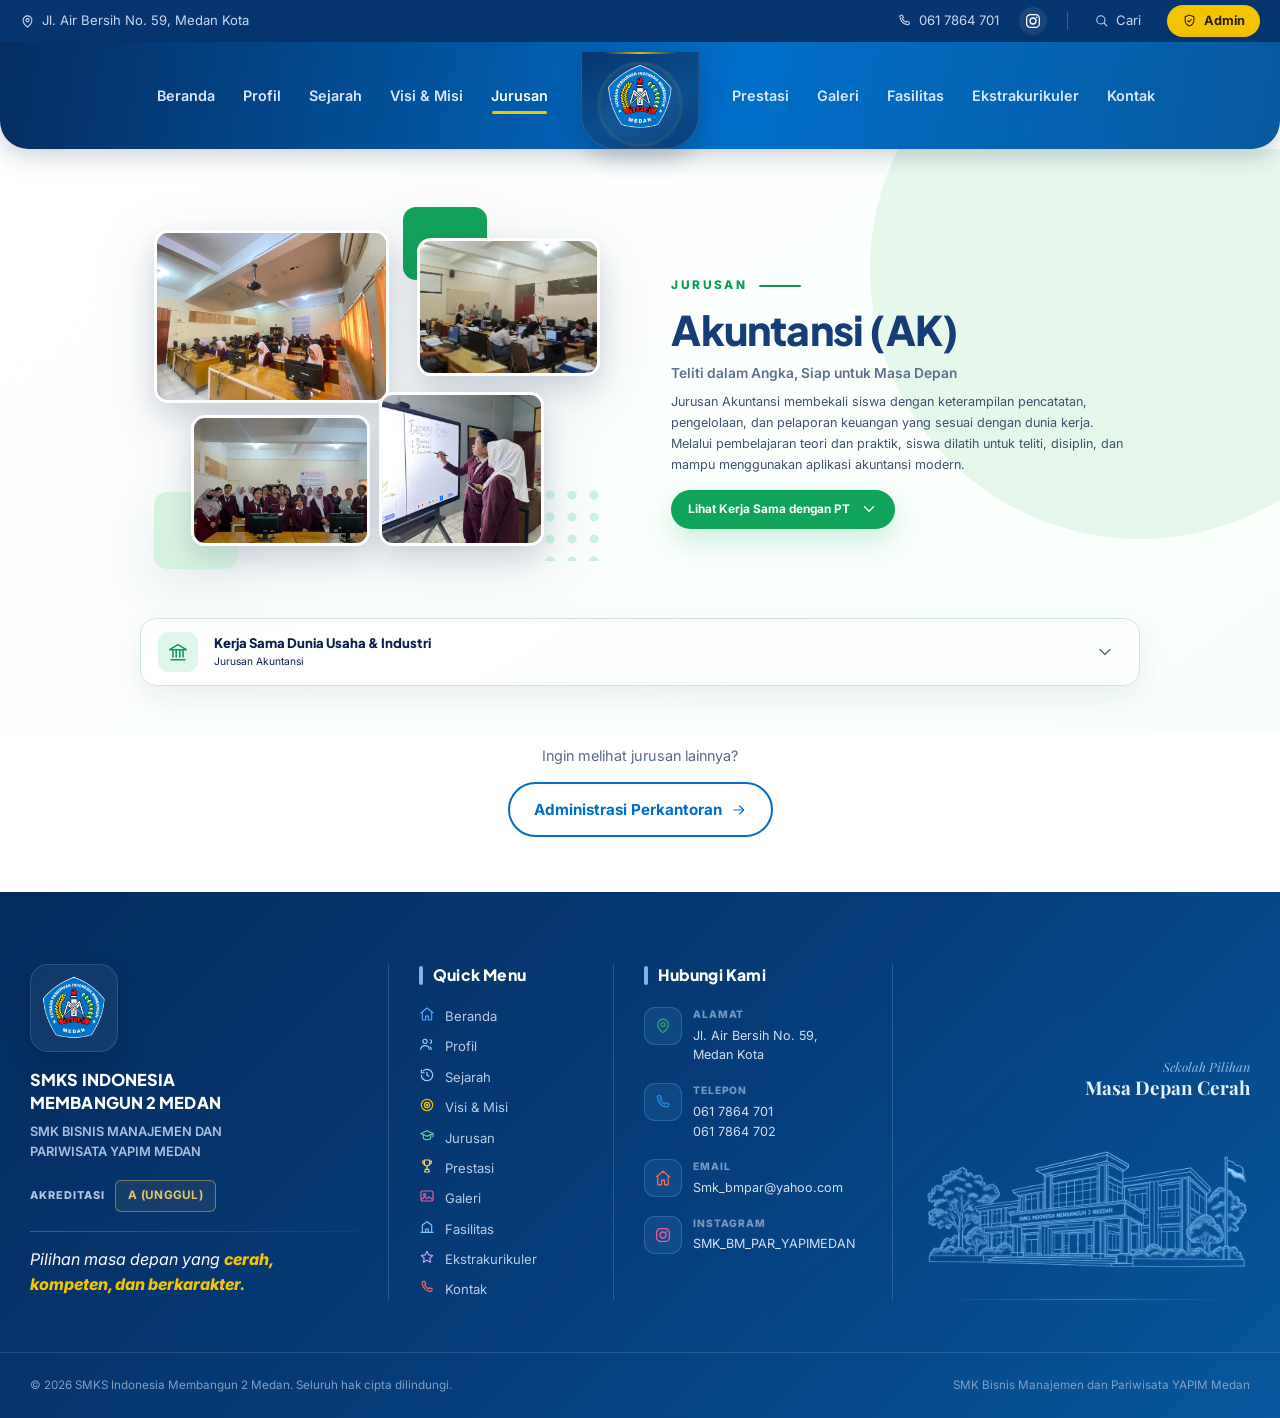
<file: jurusan-akuntansi.html>
<!DOCTYPE html>
<html lang="id">
<head>
<meta charset="UTF-8">
<meta name="viewport" content="width=device-width, initial-scale=1">

<meta name="description"
      content="SMKS Indonesia Membangun 2 Medan — SMK Bisnis Manajemen dan Pariwisata YAPIM Medan.">

<title>Akuntansi | SMKS Indonesia Membangun 2 Medan</title>

<link rel="icon" href="assets/img/logo.png">

<!-- huruf dari Google Fonts: Plus Jakarta Sans untuk judul, Inter untuk teks, Playfair Display untuk judul bagian jurusan -->
<link rel="preconnect" href="https://fonts.googleapis.com">
<link rel="preconnect" href="https://fonts.gstatic.com" crossorigin>
<link href="https://fonts.googleapis.com/css2?family=Inter:wght@400;500;600;700&family=Playfair+Display:wght@500;600;700&family=Plus+Jakarta+Sans:wght@500;700;800&display=swap" rel="stylesheet">

<link rel="stylesheet" href="assets/css/style.css?v=1790217725">

<!-- tanda bahwa JavaScript aktif (dipakai untuk animasi muncul saat digulir) -->
<script>document.documentElement.className += ' js';</script>
</head>

<body>

<a class="lewati" href="#konten">Lewati ke isi halaman</a>


<!-- =========================================================
     BAR INFORMASI ATAS
========================================================= -->
<div class="bar-info">

    <div class="wadah wadah--lebar bar-info__isi">

        <a class="bar-info__item bar-info__alamat"
           href="https://www.google.com/maps/search/?api=1&amp;query=Jl.+Air+Bersih+No.+59+Medan+Kota"
           target="_blank"
           rel="noopener">

            <svg class="ikon" width="15" height="15" viewBox="0 0 24 24" fill="none" stroke="currentColor" stroke-width="1.7" stroke-linecap="round" stroke-linejoin="round" aria-hidden="true"><path d="M12 21s7-5.6 7-11a7 7 0 1 0-14 0c0 5.4 7 11 7 11Z"/><circle cx="12" cy="10" r="2.6"/></svg>
            <span>Jl. Air Bersih No. 59, Medan Kota</span>

        </a>

        <div class="bar-info__kanan">

            <a class="bar-info__item"
               href="tel:0617864701">

                <svg class="ikon" width="15" height="15" viewBox="0 0 24 24" fill="none" stroke="currentColor" stroke-width="1.7" stroke-linecap="round" stroke-linejoin="round" aria-hidden="true"><path d="M6.5 3.5h2l1.6 3.8-1.7 1.4a12.5 12.5 0 0 0 6 6l1.4-1.7 3.8 1.6v2a2 2 0 0 1-2.2 2C10.5 18 6 13.5 4.5 5.7a2 2 0 0 1 2-2.2Z"/></svg>
                <span>061 7864 701</span>

            </a>

            <a class="bar-info__item bar-info__ig"
               href="https://www.instagram.com/smk_bm_par_yapimedan/"
               target="_blank"
               rel="noopener"
               aria-label="Instagram SMK_BM_PAR_YAPIMEDAN"
               title="Instagram @SMK_BM_PAR_YAPIMEDAN">
                <svg class="ikon" width="18" height="18" viewBox="0 0 24 24" fill="none" stroke="currentColor" stroke-width="1.7" stroke-linecap="round" stroke-linejoin="round" aria-hidden="true"><rect x="3.5" y="3.5" width="17" height="17" rx="5"/><circle cx="12" cy="12" r="4"/><circle cx="17" cy="7" r="1.1" fill="currentColor" stroke="none"/></svg>            </a>

            <span class="bar-info__pisah" aria-hidden="true"></span>

            <button class="bar-info__cari"
                    type="button"
                    data-buka-cari
                    aria-label="Cari di halaman ini">

                <svg class="ikon" width="15" height="15" viewBox="0 0 24 24" fill="none" stroke="currentColor" stroke-width="1.7" stroke-linecap="round" stroke-linejoin="round" aria-hidden="true"><circle cx="11" cy="11" r="6.5"/><path d="m16 16 4.5 4.5"/></svg>
                <span>Cari</span>

            </button>

            <a class="bar-info__admin"
               href="#admin-online">

                <svg class="ikon" width="15" height="15" viewBox="0 0 24 24" fill="none" stroke="currentColor" stroke-width="1.7" stroke-linecap="round" stroke-linejoin="round" aria-hidden="true"><path d="M12 3.2 5 6v5.2c0 4.3 2.9 8.1 7 9.6 4.1-1.5 7-5.3 7-9.6V6Z"/><path d="m9.2 12.2 2 2 3.6-3.8"/></svg>
                <span>Admin</span>

            </a>

        </div>

    </div>

</div>


<!-- =========================================================
     NAVBAR
     Menu kiri | LOGO (tepat di tengah) | menu kanan
========================================================= -->
<header class="navbar" id="navbar">

    <nav class="wadah wadah--lebar navbar__isi" aria-label="Menu utama">

        <!-- tombol cari (hanya tampil di HP) -->
        <button class="navcari navcari--hp"
                type="button"
                data-buka-cari
                aria-label="Cari di halaman ini">

            <svg class="ikon" width="20" height="20" viewBox="0 0 24 24" fill="none" stroke="currentColor" stroke-width="1.7" stroke-linecap="round" stroke-linejoin="round" aria-hidden="true"><circle cx="11" cy="11" r="6.5"/><path d="m16 16 4.5 4.5"/></svg>
        </button>


        <!-- ================= LOGO TENGAH ================= -->
        <a class="navlogo"
           href="index.html"
           aria-label="Beranda SMK YAPIM 2 MEDAN">

            <img src="assets/img/logo.png"
                 alt="Logo SMK YAPIM 2 MEDAN"
                 class="navlogo__img"
                 data-fallback="logo">

        </a>


        <div class="navpanel" id="navPanel">

            <!-- ================= MENU KIRI ================= -->
            <ul class="navmenu navmenu--kiri">
                            <li>
                <a class="navlink"
                   href="index.html#hero"
                   data-seksi="hero">

                    <span class="navlink__ikon"><svg class="ikon" width="18" height="18" viewBox="0 0 24 24" fill="none" stroke="currentColor" stroke-width="1.7" stroke-linecap="round" stroke-linejoin="round" aria-hidden="true"><path d="M3 10.5 12 3l9 7.5"/><path d="M5 9.8V20a1 1 0 0 0 1 1h4v-6h4v6h4a1 1 0 0 0 1-1V9.8"/></svg></span>

                    <span class="navlink__teks">Beranda</span>
                </a>
            </li>
                    <li>
                <a class="navlink"
                   href="profil.html"
                   data-seksi="profil">

                    <span class="navlink__ikon"><svg class="ikon" width="18" height="18" viewBox="0 0 24 24" fill="none" stroke="currentColor" stroke-width="1.7" stroke-linecap="round" stroke-linejoin="round" aria-hidden="true"><circle cx="9" cy="8" r="3.2"/><path d="M2.5 20c.6-3.6 3.3-5.5 6.5-5.5s5.9 1.9 6.5 5.5"/><path d="M17 5.5a3 3 0 0 1 0 5.6"/><path d="M18.4 20c-.2-1.6-.7-2.9-1.5-3.9"/></svg></span>

                    <span class="navlink__teks">Profil</span>
                </a>
            </li>
                    <li>
                <a class="navlink"
                   href="sejarah.html"
                   data-seksi="sejarah">

                    <span class="navlink__ikon"><svg class="ikon" width="18" height="18" viewBox="0 0 24 24" fill="none" stroke="currentColor" stroke-width="1.7" stroke-linecap="round" stroke-linejoin="round" aria-hidden="true"><path d="M3.5 12a8.5 8.5 0 1 0 2.6-6.1"/><path d="M3.5 4.5v4.2h4.2"/><path d="M12 7.8V12l2.8 1.8"/></svg></span>

                    <span class="navlink__teks">Sejarah</span>
                </a>
            </li>
                    <li>
                <a class="navlink"
                   href="visimisi.html"
                   data-seksi="visi-misi">

                    <span class="navlink__ikon"><svg class="ikon" width="18" height="18" viewBox="0 0 24 24" fill="none" stroke="currentColor" stroke-width="1.7" stroke-linecap="round" stroke-linejoin="round" aria-hidden="true"><circle cx="12" cy="12" r="8.5"/><circle cx="12" cy="12" r="4"/><circle cx="12" cy="12" r="1.2" fill="currentColor"/></svg></span>

                    <span class="navlink__teks">Visi &amp; Misi</span>
                </a>
            </li>
                    <li>
                <a class="navlink aktif"
                   href="jurusan.html"
                   data-seksi="jurusan">

                    <span class="navlink__ikon"><svg class="ikon" width="18" height="18" viewBox="0 0 24 24" fill="none" stroke="currentColor" stroke-width="1.7" stroke-linecap="round" stroke-linejoin="round" aria-hidden="true"><path d="m12 4 9 4.2-9 4.2-9-4.2Z"/><path d="M6.5 10v4.6c0 1.6 2.6 2.9 5.5 2.9s5.5-1.3 5.5-2.9V10"/><path d="M21 8.2v5"/></svg></span>

                    <span class="navlink__teks">Jurusan</span>
                </a>
            </li>
                    </ul>

            <!-- ================= MENU KANAN ================= -->
            <ul class="navmenu navmenu--kanan">
                            <li>
                <a class="navlink"
                   href="prestasi.html"
                   data-seksi="prestasi">

                    <span class="navlink__ikon"><svg class="ikon" width="18" height="18" viewBox="0 0 24 24" fill="none" stroke="currentColor" stroke-width="1.7" stroke-linecap="round" stroke-linejoin="round" aria-hidden="true"><path d="M8 3h8v5a4 4 0 0 1-8 0Z"/><path d="M8 4.5H5.5V6a3 3 0 0 0 3 3"/><path d="M16 4.5h2.5V6a3 3 0 0 1-3 3"/><path d="M12 12v4"/><path d="M8.5 21h7l-1-4h-5Z"/></svg></span>

                    <span class="navlink__teks">Prestasi</span>
                </a>
            </li>
                    <li>
                <a class="navlink"
                   href="galeri.html"
                   data-seksi="galeri">

                    <span class="navlink__ikon"><svg class="ikon" width="18" height="18" viewBox="0 0 24 24" fill="none" stroke="currentColor" stroke-width="1.7" stroke-linecap="round" stroke-linejoin="round" aria-hidden="true"><rect x="3" y="4.5" width="18" height="15" rx="2.5"/><circle cx="8.5" cy="10" r="1.6"/><path d="m4 17 4.5-4.2 3.4 3.1 3-2.7L20 17"/></svg></span>

                    <span class="navlink__teks">Galeri</span>
                </a>
            </li>
                    <li>
                <a class="navlink"
                   href="fasilitas.html"
                   data-seksi="fasilitas">

                    <span class="navlink__ikon"><svg class="ikon" width="18" height="18" viewBox="0 0 24 24" fill="none" stroke="currentColor" stroke-width="1.7" stroke-linecap="round" stroke-linejoin="round" aria-hidden="true"><path d="M3 20h18"/><path d="M5 20V9l7-5 7 5v11"/><path d="M10 20v-5h4v5"/></svg></span>

                    <span class="navlink__teks">Fasilitas</span>
                </a>
            </li>
                    <li>
                <a class="navlink"
                   href="ekstrakurikuler.html"
                   data-seksi="ekstrakurikuler">

                    <span class="navlink__ikon"><svg class="ikon" width="18" height="18" viewBox="0 0 24 24" fill="none" stroke="currentColor" stroke-width="1.7" stroke-linecap="round" stroke-linejoin="round" aria-hidden="true"><path d="m12 3.5 2.6 5.4 5.9.8-4.3 4.1 1.1 5.9L12 16.9l-5.3 2.8 1.1-5.9-4.3-4.1 5.9-.8Z"/></svg></span>

                    <span class="navlink__teks">Ekstrakurikuler</span>
                </a>
            </li>
                    <li>
                <a class="navlink"
                   href="kontak.html"
                   data-seksi="kontak">

                    <span class="navlink__ikon"><svg class="ikon" width="18" height="18" viewBox="0 0 24 24" fill="none" stroke="currentColor" stroke-width="1.7" stroke-linecap="round" stroke-linejoin="round" aria-hidden="true"><path d="M6.5 3.5h2l1.6 3.8-1.7 1.4a12.5 12.5 0 0 0 6 6l1.4-1.7 3.8 1.6v2a2 2 0 0 1-2.2 2C10.5 18 6 13.5 4.5 5.7a2 2 0 0 1 2-2.2Z"/></svg></span>

                    <span class="navlink__teks">Kontak</span>
                </a>
            </li>
                    </ul>

            <!-- tombol admin (hanya tampil di HP) -->
            <a class="tombol tombol--admin navpanel__admin"
               href="#admin-online">

                <svg class="ikon" width="17" height="17" viewBox="0 0 24 24" fill="none" stroke="currentColor" stroke-width="1.7" stroke-linecap="round" stroke-linejoin="round" aria-hidden="true"><path d="M12 3.2 5 6v5.2c0 4.3 2.9 8.1 7 9.6 4.1-1.5 7-5.3 7-9.6V6Z"/><path d="m9.2 12.2 2 2 3.6-3.8"/></svg>
                Admin

            </a>

        </div>


        <!-- ================= BURGER HP ================= -->
        <button class="navburger"
                type="button"
                id="tombolBurger"
                aria-label="Buka menu"
                aria-expanded="false"
                aria-controls="navPanel">

            <span></span>
            <span></span>
            <span></span>

        </button>

    </nav>

</header>


<!-- =========================================================
     PENCARIAN
========================================================= -->
<div class="caribox" id="kotakCari" hidden>

    <div class="caribox__isi">

        <div class="caribox__input">

            <svg class="ikon" width="20" height="20" viewBox="0 0 24 24" fill="none" stroke="currentColor" stroke-width="1.7" stroke-linecap="round" stroke-linejoin="round" aria-hidden="true"><circle cx="11" cy="11" r="6.5"/><path d="m16 16 4.5 4.5"/></svg>
            <input type="search"
                   id="inputCari"
                   placeholder="Cari jurusan, prestasi, fasilitas, kontak…"
                   autocomplete="off">

            <button type="button"
                    id="tutupCari"
                    aria-label="Tutup pencarian">

                <svg class="ikon" width="20" height="20" viewBox="0 0 24 24" fill="none" stroke="currentColor" stroke-width="1.7" stroke-linecap="round" stroke-linejoin="round" aria-hidden="true"><path d="m6 6 12 12M18 6 6 18"/></svg>
            </button>

        </div>

        <div class="caribox__hasil"
             id="hasilCari">

            <p class="caribox__kosong">
                Ketik kata kunci, misalnya
                <b>jurusan</b>
                atau
                <b>kantin</b>.
            </p>

        </div>

    </div>

</div>


<main id="konten">
<!-- ============ KEPALA HALAMAN JURUSAN ============
     Tampilan mengikuti contoh di PDF: kolase foto di kiri, penjelasan
     jurusan di kanan, lalu kotak "Kerja Sama" yang bisa dibuka-tutup. -->
<section class="jd jd--akuntansi" style="--jd:#12a15a;--jdg:#0a7d44;--jdt:#d5f1df;--jdp:#eef9f2">
  <!-- Detail jurusan: hanya 4 foto kolase + deskripsi + tombol kerja sama. -->

  <span class="jd__lingkar" aria-hidden="true"></span>

  <div class="wadah jd__grid">

    <!-- kolase foto kegiatan -->
    <div class="jd__kolase reveal" data-anim="kiri" aria-hidden="true">
      <span class="jd__kotak jd__kotak--tua"></span>
      <span class="jd__kotak jd__kotak--muda"></span>
      <span class="jd__titik"></span>
              <span class="jd__foto jd__foto--1">
          <img src="assets/img/kegiatan/ak-1.jpg" alt="" loading="lazy" data-fallback="kegiatan">
        </span>
              <span class="jd__foto jd__foto--2">
          <img src="assets/img/kegiatan/ak-2.png" alt="" loading="lazy" data-fallback="kegiatan">
        </span>
              <span class="jd__foto jd__foto--3">
          <img src="assets/img/kegiatan/ak-3.png" alt="" loading="lazy" data-fallback="kegiatan">
        </span>
              <span class="jd__foto jd__foto--4">
          <img src="assets/img/kegiatan/ak-4.jpg" alt="" loading="lazy" data-fallback="kegiatan">
        </span>
          </div>

    <!-- penjelasan jurusan -->
    <div class="jd__teks reveal" data-anim="kanan" style="--tunda:120ms">
      <p class="jd__label">Jurusan</p>
      <h1 class="jd__judul">Akuntansi (AK)</h1>
      <p class="jd__sub">Teliti dalam Angka, Siap untuk Masa Depan</p>
      <p class="jd__uraian">Jurusan Akuntansi membekali siswa dengan keterampilan pencatatan, pengelolaan, dan pelaporan keuangan yang sesuai dengan dunia kerja. Melalui pembelajaran teori dan praktik, siswa dilatih untuk teliti, disiplin, dan mampu menggunakan aplikasi akuntansi modern.</p>

      <button class="jd__tombol" type="button" id="tombolKerjasama" aria-controls="kerjaIsi" aria-expanded="false">
        <span>Lihat Kerja Sama dengan PT</span> <svg class="ikon" width="18" height="18" viewBox="0 0 24 24" fill="none" stroke="currentColor" stroke-width="1.7" stroke-linecap="round" stroke-linejoin="round" aria-hidden="true"><path d="m6 9 6 6 6-6"/></svg>      </button>
    </div>
  </div>

  <!-- kotak kerja sama (bisa dibuka dan ditutup) -->
  <div class="wadah jd__kerja-wadah">
    <div class="kerja reveal tutup" id="kerjaSama">
      <button class="kerja__kepala" type="button" id="kerjaKepala" aria-expanded="false" aria-controls="kerjaIsi">
        <span class="kerja__ikon" aria-hidden="true"><svg class="ikon" width="22" height="22" viewBox="0 0 24 24" fill="none" stroke="currentColor" stroke-width="1.7" stroke-linecap="round" stroke-linejoin="round" aria-hidden="true"><path d="M3 9.5 12 4l9 5.5"/><path d="M4.5 20.5h15"/><path d="M6.5 10.5v7M10 10.5v7M14 10.5v7M17.5 10.5v7"/><path d="M4 9.5h16"/></svg></span>
        <span class="kerja__judul">
          <strong>Kerja Sama Dunia Usaha & Industri</strong>
          <small>Jurusan Akuntansi</small>
        </span>
        <span class="kerja__panah" aria-hidden="true"><svg class="ikon" width="20" height="20" viewBox="0 0 24 24" fill="none" stroke="currentColor" stroke-width="1.7" stroke-linecap="round" stroke-linejoin="round" aria-hidden="true"><path d="m6 9 6 6 6-6"/></svg></span>
      </button>

      <div class="kerja__isi" id="kerjaIsi">
        <div class="kerja__dalam">
          <ul class="kerja__daftar">
                        <li style="--tunda: 0ms">
              <a class="mitra-chip" href="https://www.google.com/search?q=Hotel+Emerald+Garden+Medan" target="_blank" rel="noopener"
                 title="Cari PT Hotel Emerald Garden di Google">
                <span class="mitra-chip__logo mitra-chip__logo--0">
                                      EG                                  </span>
                <span class="mitra-chip__nama">PT Hotel Emerald Garden</span>
              </a>
            </li>
                        <li style="--tunda: 70ms">
              <a class="mitra-chip" href="https://www.google.com/search?q=PT+Tolan+Tiga+Indonesia" target="_blank" rel="noopener"
                 title="Cari PT Tolan Tiga Indonesia di Google">
                <span class="mitra-chip__logo mitra-chip__logo--1">
                                      TT                                  </span>
                <span class="mitra-chip__nama">PT Tolan Tiga Indonesia</span>
              </a>
            </li>
                        <li style="--tunda: 140ms">
              <a class="mitra-chip" href="https://www.google.com/search?q=PT+Mitra+Telekomunikasi+Medan" target="_blank" rel="noopener"
                 title="Cari PT Mitra Telekomunikasi di Google">
                <span class="mitra-chip__logo mitra-chip__logo--2">
                                      MT                                  </span>
                <span class="mitra-chip__nama">PT Mitra Telekomunikasi</span>
              </a>
            </li>
                        <li style="--tunda: 210ms">
              <a class="mitra-chip" href="https://www.google.com/search?q=PT+Torganda" target="_blank" rel="noopener"
                 title="Cari PT Torganda di Google">
                <span class="mitra-chip__logo mitra-chip__logo--3">
                                      TO                                  </span>
                <span class="mitra-chip__nama">PT Torganda</span>
              </a>
            </li>
                        <li style="--tunda: 280ms">
              <a class="mitra-chip" href="https://www.google.com/search?q=Hotel+Savadia+Medan" target="_blank" rel="noopener"
                 title="Cari Hotel Savadia di Google">
                <span class="mitra-chip__logo mitra-chip__logo--0">
                                      SA                                  </span>
                <span class="mitra-chip__nama">Hotel Savadia</span>
              </a>
            </li>
                        <li style="--tunda: 350ms">
              <a class="mitra-chip" href="https://www.google.com/search?q=PT+Ramayana+Lestari+Sentosa+Tbk" target="_blank" rel="noopener"
                 title="Cari PT Ramayana Lestari Sentosa Tbk di Google">
                <span class="mitra-chip__logo mitra-chip__logo--1">
                                      RL                                  </span>
                <span class="mitra-chip__nama">PT Ramayana Lestari Sentosa Tbk</span>
              </a>
            </li>
                        <li style="--tunda: 420ms">
              <a class="mitra-chip" href="https://www.google.com/search?q=PT+Astra+International+Tbk" target="_blank" rel="noopener"
                 title="Cari PT Astra International Tbk di Google">
                <span class="mitra-chip__logo mitra-chip__logo--2">
                                      AI                                  </span>
                <span class="mitra-chip__nama">PT Astra International Tbk</span>
              </a>
            </li>
                      </ul>

          <p class="kerja__catatan">
            <span class="kerja__catatan-ikon" aria-hidden="true"><svg class="ikon" width="18" height="18" viewBox="0 0 24 24" fill="none" stroke="currentColor" stroke-width="1.7" stroke-linecap="round" stroke-linejoin="round" aria-hidden="true"><circle cx="12" cy="12" r="9"/><path d="M12 11v5.2"/><circle cx="12" cy="7.9" r=".9" fill="currentColor" stroke="none"/></svg></span>
            <span>Kerja sama ini membuka peluang praktik, pelatihan, kunjungan industri, dan pengembangan kompetensi yang selaras dengan kebutuhan dunia kerja.</span>
          </p>
        </div>
      </div>
    </div>
  </div>

</section>

<!-- ============ PENGHUBUNG KE JURUSAN BERIKUTNYA ============ -->
<div class="jd__pindah">
  <p>Ingin melihat jurusan lainnya?</p>
  <a class="tombol tombol--garis" href="jurusan-administrasi-perkantoran.html">
    Administrasi Perkantoran <svg class="ikon" width="16" height="16" viewBox="0 0 24 24" fill="none" stroke="currentColor" stroke-width="1.7" stroke-linecap="round" stroke-linejoin="round" aria-hidden="true"><path d="M4.5 12h14"/><path d="m13 6 6 6-6 6"/></svg>  </a>
</div>

</main>
<!-- /#konten -->


<!-- =========================================================
     FOOTER
========================================================= -->
<footer class="site-footer">

    <div class="footer-container">

        <!-- =================================================
             IDENTITAS SEKOLAH
        ================================================== -->
        <div class="footer-brand footer-column">

            <!-- LOGO SEKOLAH -->
            <div class="footer-brand__logo">
                <img
                    src="assets/img/logo.png"
                    alt="Logo SMKS Indonesia Membangun 2 Medan"
                >
            </div>

            <!-- NAMA SEKOLAH -->
            <div class="footer-brand__name">

                <h3>
                    SMKS INDONESIA<br>
                    MEMBANGUN 2 MEDAN
                </h3>

                <p>
                    SMK BISNIS MANAJEMEN DAN<br>
                    PARIWISATA YAPIM MEDAN
                </p>

            </div>

            <!-- AKREDITASI -->
            <div class="footer-accreditation">

                <span class="footer-accreditation__label">
                    AKREDITASI
                </span>

                <strong>
                    A (UNGGUL)
                </strong>

            </div>

            <!-- GARIS -->
            <div class="footer-brand__line"></div>

            <!-- SLOGAN -->
            <p class="footer-brand__slogan">
                Pilihan masa depan yang
                <span class="footer-brand__highlight">cerah, kompeten, dan berkarakter.</span>
            </p>

        </div>


        <!-- =================================================
             QUICK MENU
        ================================================== -->
        <div class="footer-menu footer-column">

            <h3 class="footer-title">
                <span></span>
                Quick Menu
            </h3>

            <ul class="footer-links">
                <li><a href="index.html#hero"><span class="footer-menu__icon footer-icon--home"><svg class="ikon" width="16" height="16" viewBox="0 0 24 24" fill="none" stroke="currentColor" stroke-width="1.7" stroke-linecap="round" stroke-linejoin="round" aria-hidden="true"><path d="M3 10.5 12 3l9 7.5"/><path d="M5 9.8V20a1 1 0 0 0 1 1h4v-6h4v6h4a1 1 0 0 0 1-1V9.8"/></svg></span><span>Beranda</span></a></li>
                <li><a href="profil.html"><span class="footer-menu__icon footer-icon--profile"><svg class="ikon" width="16" height="16" viewBox="0 0 24 24" fill="none" stroke="currentColor" stroke-width="1.7" stroke-linecap="round" stroke-linejoin="round" aria-hidden="true"><circle cx="9" cy="8" r="3.2"/><path d="M2.5 20c.6-3.6 3.3-5.5 6.5-5.5s5.9 1.9 6.5 5.5"/><path d="M17 5.5a3 3 0 0 1 0 5.6"/><path d="M18.4 20c-.2-1.6-.7-2.9-1.5-3.9"/></svg></span><span>Profil</span></a></li>
                <li><a href="sejarah.html"><span class="footer-menu__icon footer-icon--history"><svg class="ikon" width="16" height="16" viewBox="0 0 24 24" fill="none" stroke="currentColor" stroke-width="1.7" stroke-linecap="round" stroke-linejoin="round" aria-hidden="true"><path d="M3.5 12a8.5 8.5 0 1 0 2.6-6.1"/><path d="M3.5 4.5v4.2h4.2"/><path d="M12 7.8V12l2.8 1.8"/></svg></span><span>Sejarah</span></a></li>
                <li><a href="visimisi.html"><span class="footer-menu__icon footer-icon--visi"><svg class="ikon" width="16" height="16" viewBox="0 0 24 24" fill="none" stroke="currentColor" stroke-width="1.7" stroke-linecap="round" stroke-linejoin="round" aria-hidden="true"><circle cx="12" cy="12" r="8.5"/><circle cx="12" cy="12" r="4"/><circle cx="12" cy="12" r="1.2" fill="currentColor"/></svg></span><span>Visi &amp; Misi</span></a></li>
                <li><a href="jurusan.html"><span class="footer-menu__icon footer-icon--study"><svg class="ikon" width="16" height="16" viewBox="0 0 24 24" fill="none" stroke="currentColor" stroke-width="1.7" stroke-linecap="round" stroke-linejoin="round" aria-hidden="true"><path d="m12 4 9 4.2-9 4.2-9-4.2Z"/><path d="M6.5 10v4.6c0 1.6 2.6 2.9 5.5 2.9s5.5-1.3 5.5-2.9V10"/><path d="M21 8.2v5"/></svg></span><span>Jurusan</span></a></li>
                <li><a href="prestasi.html"><span class="footer-menu__icon footer-icon--prestasi"><svg class="ikon" width="16" height="16" viewBox="0 0 24 24" fill="none" stroke="currentColor" stroke-width="1.7" stroke-linecap="round" stroke-linejoin="round" aria-hidden="true"><path d="M8 3h8v5a4 4 0 0 1-8 0Z"/><path d="M8 4.5H5.5V6a3 3 0 0 0 3 3"/><path d="M16 4.5h2.5V6a3 3 0 0 1-3 3"/><path d="M12 12v4"/><path d="M8.5 21h7l-1-4h-5Z"/></svg></span><span>Prestasi</span></a></li>
                <li><a href="galeri.html"><span class="footer-menu__icon footer-icon--gallery"><svg class="ikon" width="16" height="16" viewBox="0 0 24 24" fill="none" stroke="currentColor" stroke-width="1.7" stroke-linecap="round" stroke-linejoin="round" aria-hidden="true"><rect x="3" y="4.5" width="18" height="15" rx="2.5"/><circle cx="8.5" cy="10" r="1.6"/><path d="m4 17 4.5-4.2 3.4 3.1 3-2.7L20 17"/></svg></span><span>Galeri</span></a></li>
                <li><a href="fasilitas.html"><span class="footer-menu__icon footer-icon--building"><svg class="ikon" width="16" height="16" viewBox="0 0 24 24" fill="none" stroke="currentColor" stroke-width="1.7" stroke-linecap="round" stroke-linejoin="round" aria-hidden="true"><path d="M3 20h18"/><path d="M5 20V9l7-5 7 5v11"/><path d="M10 20v-5h4v5"/></svg></span><span>Fasilitas</span></a></li>
                <li><a href="ekstrakurikuler.html"><span class="footer-menu__icon footer-icon--extra"><svg class="ikon" width="16" height="16" viewBox="0 0 24 24" fill="none" stroke="currentColor" stroke-width="1.7" stroke-linecap="round" stroke-linejoin="round" aria-hidden="true"><path d="m12 3.5 2.6 5.4 5.9.8-4.3 4.1 1.1 5.9L12 16.9l-5.3 2.8 1.1-5.9-4.3-4.1 5.9-.8Z"/></svg></span><span>Ekstrakurikuler</span></a></li>
                <li><a href="kontak.html"><span class="footer-menu__icon footer-icon--contact"><svg class="ikon" width="16" height="16" viewBox="0 0 24 24" fill="none" stroke="currentColor" stroke-width="1.7" stroke-linecap="round" stroke-linejoin="round" aria-hidden="true"><path d="M6.5 3.5h2l1.6 3.8-1.7 1.4a12.5 12.5 0 0 0 6 6l1.4-1.7 3.8 1.6v2a2 2 0 0 1-2.2 2C10.5 18 6 13.5 4.5 5.7a2 2 0 0 1 2-2.2Z"/></svg></span><span>Kontak</span></a></li>
            </ul>

        </div>


        <!-- =================================================
             HUBUNGI KAMI
        ================================================== -->
        <div class="footer-contact footer-column">

            <h3 class="footer-title">
                <span></span>
                Hubungi Kami
            </h3>

            <ul class="footer-contact__list">


                <!-- ================= ALAMAT ================= -->
                <li>

                    <div class="footer-contact__icon footer-contact__icon--location">
                        <svg class="ikon" width="18" height="18" viewBox="0 0 24 24" fill="none" stroke="currentColor" stroke-width="1.7" stroke-linecap="round" stroke-linejoin="round" aria-hidden="true"><path d="M12 21s7-5.6 7-11a7 7 0 1 0-14 0c0 5.4 7 11 7 11Z"/><circle cx="12" cy="10" r="2.6"/></svg>                    </div>

                    <div>

                        <small>Alamat</small>

                        <a
                            href="https://www.google.com/maps/search/?api=1&amp;query=Jl.+Air+Bersih+No.+59+Medan+Kota"
                            target="_blank"
                            rel="noopener noreferrer"
                        >
                            Jl. Air Bersih No. 59, Medan Kota                        </a>

                    </div>

                </li>


                <!-- ================= TELEPON ================= -->
                <li>

                    <div class="footer-contact__icon footer-contact__icon--phone">
                        <svg class="ikon" width="18" height="18" viewBox="0 0 24 24" fill="none" stroke="currentColor" stroke-width="1.7" stroke-linecap="round" stroke-linejoin="round" aria-hidden="true"><path d="M6.5 3.5h2l1.6 3.8-1.7 1.4a12.5 12.5 0 0 0 6 6l1.4-1.7 3.8 1.6v2a2 2 0 0 1-2.2 2C10.5 18 6 13.5 4.5 5.7a2 2 0 0 1 2-2.2Z"/></svg>                    </div>

                    <div>

                        <small>Telepon</small>

                        <a href="tel:0617864701">
                            061 7864 701
                        </a>

                        <a href="tel:0617864702">
                            061 7864 702
                        </a>

                    </div>

                </li>


                <!-- ================= EMAIL ================= -->
                <li>

                    <div class="footer-contact__icon footer-contact__icon--email">
                        <svg class="ikon" width="18" height="18" viewBox="0 0 24 24" fill="none" stroke="currentColor" stroke-width="1.7" stroke-linecap="round" stroke-linejoin="round" aria-hidden="true"><path d="M3 10.5 12 3l9 7.5"/><path d="M5 9.8V20a1 1 0 0 0 1 1h4v-6h4v6h4a1 1 0 0 0 1-1V9.8"/></svg>                    </div>

                    <div>

                        <small>Email</small>

                        <a href="mailto:Smk_bmpar@yahoo.com">
                            Smk_bmpar@yahoo.com                        </a>

                    </div>

                </li>


                <!-- ================= INSTAGRAM ================= -->
                <li>

                    <div class="footer-contact__icon footer-contact__icon--instagram">
                        <svg class="ikon" width="18" height="18" viewBox="0 0 24 24" fill="none" stroke="currentColor" stroke-width="1.7" stroke-linecap="round" stroke-linejoin="round" aria-hidden="true"><rect x="3.5" y="3.5" width="17" height="17" rx="5"/><circle cx="12" cy="12" r="4"/><circle cx="17" cy="7" r="1.1" fill="currentColor" stroke="none"/></svg>                    </div>

                    <div>

                        <small>Instagram</small>

                        <a
                            href="https://www.instagram.com/smk_bm_par_yapimedan/"
                            target="_blank"
                            rel="noopener noreferrer"
                        >
                            SMK_BM_PAR_YAPIMEDAN                        </a>

                    </div>

                </li>

            </ul>

        </div>


        <!-- =================================================
             ILUSTRASI GEDUNG
        ================================================== -->
        <div class="footer-building footer-column">

            <div class="footer-building__text">

                <span>
                    Sekolah Pilihan
                </span>

                <strong>
                    Masa Depan Cerah
                </strong>

            </div>


            <!-- =================================================
                 GAMBAR ILUSTRASI GEDUNG
                 FILE:
                 assets/img/footer-gedung.png
            ================================================== -->
            <img
                src="assets/img/ilustrasi-gedung.png"
                alt="Ilustrasi gedung SMKS Indonesia Membangun 2 Medan"
                loading="lazy"
            >


            <!-- GARIS BAWAH GEDUNG -->
            <div class="footer-building__line"></div>

        </div>

    </div>


    <!-- =====================================================
         FOOTER BOTTOM
    ====================================================== -->
    <div class="footer-bottom">

        <div class="footer-bottom__container">

            <p>
                &copy; 2026                SMKS Indonesia Membangun 2 Medan.
                Seluruh hak cipta dilindungi.
            </p>

            <p>
                SMK Bisnis Manajemen dan Pariwisata YAPIM Medan
            </p>

        </div>

    </div>

</footer>


<!-- =========================================================
     TOMBOL KEMBALI KE ATAS
========================================================= -->
<button
    class="ke-atas"
    id="keAtas"
    type="button"
    aria-label="Kembali ke atas"
>
    <svg class="ikon" width="20" height="20" viewBox="0 0 24 24" fill="none" stroke="currentColor" stroke-width="1.7" stroke-linecap="round" stroke-linejoin="round" aria-hidden="true"><path d="M12 19.5v-14"/><path d="m6 11 6-6 6 6"/></svg></button>


<!-- =========================================================
     LIGHTBOX
========================================================= -->
<div
    class="lightbox"
    id="lightbox"
    hidden
>

    <!-- TUTUP -->
    <button
        class="lightbox__tutup"
        id="lightboxTutup"
        aria-label="Tutup"
    >
        <svg class="ikon" width="24" height="24" viewBox="0 0 24 24" fill="none" stroke="currentColor" stroke-width="1.7" stroke-linecap="round" stroke-linejoin="round" aria-hidden="true"><path d="m6 6 12 12M18 6 6 18"/></svg>    </button>


    <!-- SEBELUMNYA -->
    <button
        class="lightbox__nav lightbox__nav--kiri"
        id="lightboxKiri"
        aria-label="Sebelumnya"
    >
        <svg class="ikon" width="22" height="22" viewBox="0 0 24 24" fill="none" stroke="currentColor" stroke-width="1.7" stroke-linecap="round" stroke-linejoin="round" aria-hidden="true"><path d="M19.5 12h-14"/><path d="m11 6-6 6 6 6"/></svg>    </button>


    <!-- BERIKUTNYA -->
    <button
        class="lightbox__nav lightbox__nav--kanan"
        id="lightboxKanan"
        aria-label="Berikutnya"
    >
        <svg class="ikon" width="22" height="22" viewBox="0 0 24 24" fill="none" stroke="currentColor" stroke-width="1.7" stroke-linecap="round" stroke-linejoin="round" aria-hidden="true"><path d="M4.5 12h14"/><path d="m13 6 6 6-6 6"/></svg>    </button>


    <!-- ISI LIGHTBOX -->
    <figure class="lightbox__isi">

        <img
            id="lightboxImg"
            alt=""
            data-tanpa-pengganti
        >

        <figcaption>

            <h4 id="lightboxJudul"></h4>

            <p id="lightboxKet"></p>

        </figcaption>

    </figure>

</div>


<!-- =========================================================
     JAVASCRIPT
========================================================= -->
<script src="assets/js/main.js?v=1790217725"></script>

<script>document.addEventListener("click",function(e){const a=e.target.closest('a[href="#admin-online"]');if(a){e.preventDefault();alert("Login Admin digunakan pada website asli/server. Versi demo ini hanya untuk melihat seluruh tampilan website.");}});</script></body>
</html>
</file>
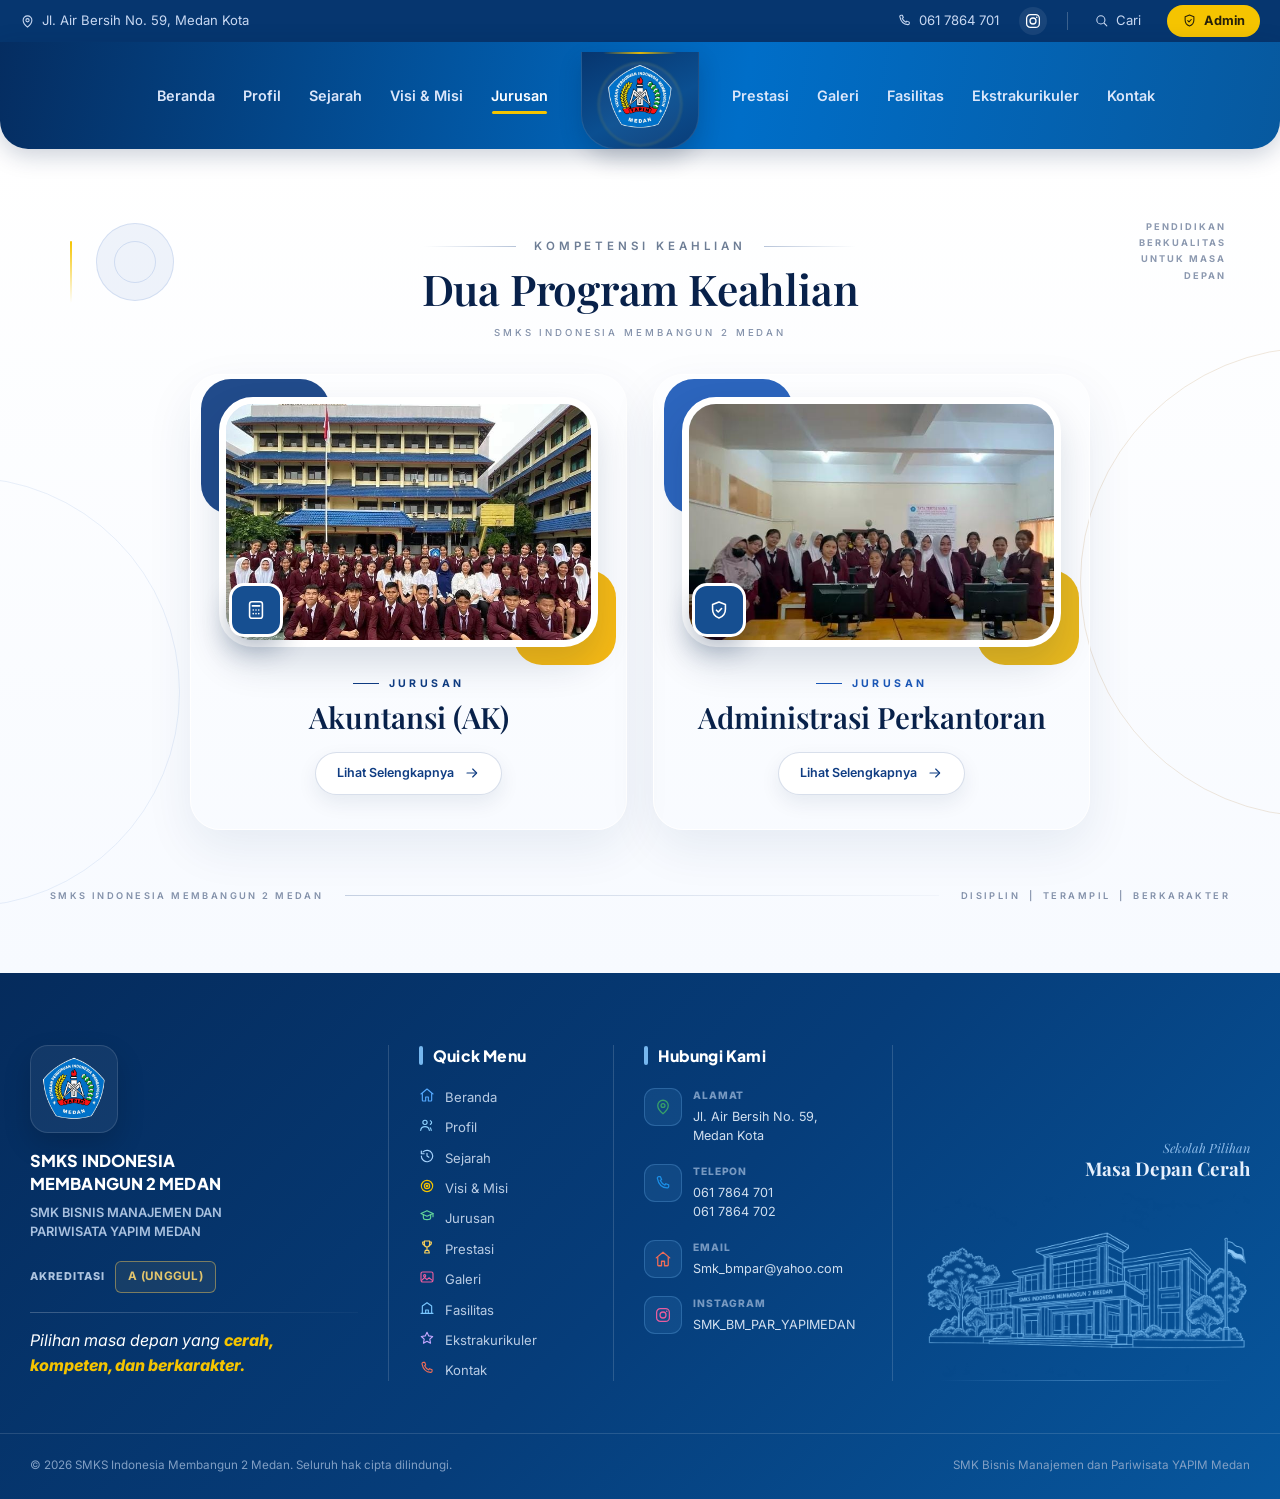
<file: jurusan.html>
<!DOCTYPE html>
<html lang="id">
<head>
<meta charset="UTF-8">
<meta name="viewport" content="width=device-width, initial-scale=1">

<meta name="description"
      content="SMKS Indonesia Membangun 2 Medan — SMK Bisnis Manajemen dan Pariwisata YAPIM Medan.">

<title>Jurusan | SMKS Indonesia Membangun 2 Medan</title>

<link rel="icon" href="assets/img/logo.png">

<!-- huruf dari Google Fonts: Plus Jakarta Sans untuk judul, Inter untuk teks, Playfair Display untuk judul bagian jurusan -->
<link rel="preconnect" href="https://fonts.googleapis.com">
<link rel="preconnect" href="https://fonts.gstatic.com" crossorigin>
<link href="https://fonts.googleapis.com/css2?family=Inter:wght@400;500;600;700&family=Playfair+Display:wght@500;600;700&family=Plus+Jakarta+Sans:wght@500;700;800&display=swap" rel="stylesheet">

<link rel="stylesheet" href="assets/css/style.css?v=1790217725">

<!-- tanda bahwa JavaScript aktif (dipakai untuk animasi muncul saat digulir) -->
<script>document.documentElement.className += ' js';</script>
</head>

<body>

<a class="lewati" href="#konten">Lewati ke isi halaman</a>


<!-- =========================================================
     BAR INFORMASI ATAS
========================================================= -->
<div class="bar-info">

    <div class="wadah wadah--lebar bar-info__isi">

        <a class="bar-info__item bar-info__alamat"
           href="https://www.google.com/maps/search/?api=1&amp;query=Jl.+Air+Bersih+No.+59+Medan+Kota"
           target="_blank"
           rel="noopener">

            <svg class="ikon" width="15" height="15" viewBox="0 0 24 24" fill="none" stroke="currentColor" stroke-width="1.7" stroke-linecap="round" stroke-linejoin="round" aria-hidden="true"><path d="M12 21s7-5.6 7-11a7 7 0 1 0-14 0c0 5.4 7 11 7 11Z"/><circle cx="12" cy="10" r="2.6"/></svg>
            <span>Jl. Air Bersih No. 59, Medan Kota</span>

        </a>

        <div class="bar-info__kanan">

            <a class="bar-info__item"
               href="tel:0617864701">

                <svg class="ikon" width="15" height="15" viewBox="0 0 24 24" fill="none" stroke="currentColor" stroke-width="1.7" stroke-linecap="round" stroke-linejoin="round" aria-hidden="true"><path d="M6.5 3.5h2l1.6 3.8-1.7 1.4a12.5 12.5 0 0 0 6 6l1.4-1.7 3.8 1.6v2a2 2 0 0 1-2.2 2C10.5 18 6 13.5 4.5 5.7a2 2 0 0 1 2-2.2Z"/></svg>
                <span>061 7864 701</span>

            </a>

            <a class="bar-info__item bar-info__ig"
               href="https://www.instagram.com/smk_bm_par_yapimedan/"
               target="_blank"
               rel="noopener"
               aria-label="Instagram SMK_BM_PAR_YAPIMEDAN"
               title="Instagram @SMK_BM_PAR_YAPIMEDAN">
                <svg class="ikon" width="18" height="18" viewBox="0 0 24 24" fill="none" stroke="currentColor" stroke-width="1.7" stroke-linecap="round" stroke-linejoin="round" aria-hidden="true"><rect x="3.5" y="3.5" width="17" height="17" rx="5"/><circle cx="12" cy="12" r="4"/><circle cx="17" cy="7" r="1.1" fill="currentColor" stroke="none"/></svg>            </a>

            <span class="bar-info__pisah" aria-hidden="true"></span>

            <button class="bar-info__cari"
                    type="button"
                    data-buka-cari
                    aria-label="Cari di halaman ini">

                <svg class="ikon" width="15" height="15" viewBox="0 0 24 24" fill="none" stroke="currentColor" stroke-width="1.7" stroke-linecap="round" stroke-linejoin="round" aria-hidden="true"><circle cx="11" cy="11" r="6.5"/><path d="m16 16 4.5 4.5"/></svg>
                <span>Cari</span>

            </button>

            <a class="bar-info__admin"
               href="#admin-online">

                <svg class="ikon" width="15" height="15" viewBox="0 0 24 24" fill="none" stroke="currentColor" stroke-width="1.7" stroke-linecap="round" stroke-linejoin="round" aria-hidden="true"><path d="M12 3.2 5 6v5.2c0 4.3 2.9 8.1 7 9.6 4.1-1.5 7-5.3 7-9.6V6Z"/><path d="m9.2 12.2 2 2 3.6-3.8"/></svg>
                <span>Admin</span>

            </a>

        </div>

    </div>

</div>


<!-- =========================================================
     NAVBAR
     Menu kiri | LOGO (tepat di tengah) | menu kanan
========================================================= -->
<header class="navbar" id="navbar">

    <nav class="wadah wadah--lebar navbar__isi" aria-label="Menu utama">

        <!-- tombol cari (hanya tampil di HP) -->
        <button class="navcari navcari--hp"
                type="button"
                data-buka-cari
                aria-label="Cari di halaman ini">

            <svg class="ikon" width="20" height="20" viewBox="0 0 24 24" fill="none" stroke="currentColor" stroke-width="1.7" stroke-linecap="round" stroke-linejoin="round" aria-hidden="true"><circle cx="11" cy="11" r="6.5"/><path d="m16 16 4.5 4.5"/></svg>
        </button>


        <!-- ================= LOGO TENGAH ================= -->
        <a class="navlogo"
           href="index.html"
           aria-label="Beranda SMK YAPIM 2 MEDAN">

            <img src="assets/img/logo.png"
                 alt="Logo SMK YAPIM 2 MEDAN"
                 class="navlogo__img"
                 data-fallback="logo">

        </a>


        <div class="navpanel" id="navPanel">

            <!-- ================= MENU KIRI ================= -->
            <ul class="navmenu navmenu--kiri">
                            <li>
                <a class="navlink"
                   href="index.html#hero"
                   data-seksi="hero">

                    <span class="navlink__ikon"><svg class="ikon" width="18" height="18" viewBox="0 0 24 24" fill="none" stroke="currentColor" stroke-width="1.7" stroke-linecap="round" stroke-linejoin="round" aria-hidden="true"><path d="M3 10.5 12 3l9 7.5"/><path d="M5 9.8V20a1 1 0 0 0 1 1h4v-6h4v6h4a1 1 0 0 0 1-1V9.8"/></svg></span>

                    <span class="navlink__teks">Beranda</span>
                </a>
            </li>
                    <li>
                <a class="navlink"
                   href="profil.html"
                   data-seksi="profil">

                    <span class="navlink__ikon"><svg class="ikon" width="18" height="18" viewBox="0 0 24 24" fill="none" stroke="currentColor" stroke-width="1.7" stroke-linecap="round" stroke-linejoin="round" aria-hidden="true"><circle cx="9" cy="8" r="3.2"/><path d="M2.5 20c.6-3.6 3.3-5.5 6.5-5.5s5.9 1.9 6.5 5.5"/><path d="M17 5.5a3 3 0 0 1 0 5.6"/><path d="M18.4 20c-.2-1.6-.7-2.9-1.5-3.9"/></svg></span>

                    <span class="navlink__teks">Profil</span>
                </a>
            </li>
                    <li>
                <a class="navlink"
                   href="sejarah.html"
                   data-seksi="sejarah">

                    <span class="navlink__ikon"><svg class="ikon" width="18" height="18" viewBox="0 0 24 24" fill="none" stroke="currentColor" stroke-width="1.7" stroke-linecap="round" stroke-linejoin="round" aria-hidden="true"><path d="M3.5 12a8.5 8.5 0 1 0 2.6-6.1"/><path d="M3.5 4.5v4.2h4.2"/><path d="M12 7.8V12l2.8 1.8"/></svg></span>

                    <span class="navlink__teks">Sejarah</span>
                </a>
            </li>
                    <li>
                <a class="navlink"
                   href="visimisi.html"
                   data-seksi="visi-misi">

                    <span class="navlink__ikon"><svg class="ikon" width="18" height="18" viewBox="0 0 24 24" fill="none" stroke="currentColor" stroke-width="1.7" stroke-linecap="round" stroke-linejoin="round" aria-hidden="true"><circle cx="12" cy="12" r="8.5"/><circle cx="12" cy="12" r="4"/><circle cx="12" cy="12" r="1.2" fill="currentColor"/></svg></span>

                    <span class="navlink__teks">Visi &amp; Misi</span>
                </a>
            </li>
                    <li>
                <a class="navlink aktif"
                   href="jurusan.html"
                   data-seksi="jurusan">

                    <span class="navlink__ikon"><svg class="ikon" width="18" height="18" viewBox="0 0 24 24" fill="none" stroke="currentColor" stroke-width="1.7" stroke-linecap="round" stroke-linejoin="round" aria-hidden="true"><path d="m12 4 9 4.2-9 4.2-9-4.2Z"/><path d="M6.5 10v4.6c0 1.6 2.6 2.9 5.5 2.9s5.5-1.3 5.5-2.9V10"/><path d="M21 8.2v5"/></svg></span>

                    <span class="navlink__teks">Jurusan</span>
                </a>
            </li>
                    </ul>

            <!-- ================= MENU KANAN ================= -->
            <ul class="navmenu navmenu--kanan">
                            <li>
                <a class="navlink"
                   href="prestasi.html"
                   data-seksi="prestasi">

                    <span class="navlink__ikon"><svg class="ikon" width="18" height="18" viewBox="0 0 24 24" fill="none" stroke="currentColor" stroke-width="1.7" stroke-linecap="round" stroke-linejoin="round" aria-hidden="true"><path d="M8 3h8v5a4 4 0 0 1-8 0Z"/><path d="M8 4.5H5.5V6a3 3 0 0 0 3 3"/><path d="M16 4.5h2.5V6a3 3 0 0 1-3 3"/><path d="M12 12v4"/><path d="M8.5 21h7l-1-4h-5Z"/></svg></span>

                    <span class="navlink__teks">Prestasi</span>
                </a>
            </li>
                    <li>
                <a class="navlink"
                   href="galeri.html"
                   data-seksi="galeri">

                    <span class="navlink__ikon"><svg class="ikon" width="18" height="18" viewBox="0 0 24 24" fill="none" stroke="currentColor" stroke-width="1.7" stroke-linecap="round" stroke-linejoin="round" aria-hidden="true"><rect x="3" y="4.5" width="18" height="15" rx="2.5"/><circle cx="8.5" cy="10" r="1.6"/><path d="m4 17 4.5-4.2 3.4 3.1 3-2.7L20 17"/></svg></span>

                    <span class="navlink__teks">Galeri</span>
                </a>
            </li>
                    <li>
                <a class="navlink"
                   href="fasilitas.html"
                   data-seksi="fasilitas">

                    <span class="navlink__ikon"><svg class="ikon" width="18" height="18" viewBox="0 0 24 24" fill="none" stroke="currentColor" stroke-width="1.7" stroke-linecap="round" stroke-linejoin="round" aria-hidden="true"><path d="M3 20h18"/><path d="M5 20V9l7-5 7 5v11"/><path d="M10 20v-5h4v5"/></svg></span>

                    <span class="navlink__teks">Fasilitas</span>
                </a>
            </li>
                    <li>
                <a class="navlink"
                   href="ekstrakurikuler.html"
                   data-seksi="ekstrakurikuler">

                    <span class="navlink__ikon"><svg class="ikon" width="18" height="18" viewBox="0 0 24 24" fill="none" stroke="currentColor" stroke-width="1.7" stroke-linecap="round" stroke-linejoin="round" aria-hidden="true"><path d="m12 3.5 2.6 5.4 5.9.8-4.3 4.1 1.1 5.9L12 16.9l-5.3 2.8 1.1-5.9-4.3-4.1 5.9-.8Z"/></svg></span>

                    <span class="navlink__teks">Ekstrakurikuler</span>
                </a>
            </li>
                    <li>
                <a class="navlink"
                   href="kontak.html"
                   data-seksi="kontak">

                    <span class="navlink__ikon"><svg class="ikon" width="18" height="18" viewBox="0 0 24 24" fill="none" stroke="currentColor" stroke-width="1.7" stroke-linecap="round" stroke-linejoin="round" aria-hidden="true"><path d="M6.5 3.5h2l1.6 3.8-1.7 1.4a12.5 12.5 0 0 0 6 6l1.4-1.7 3.8 1.6v2a2 2 0 0 1-2.2 2C10.5 18 6 13.5 4.5 5.7a2 2 0 0 1 2-2.2Z"/></svg></span>

                    <span class="navlink__teks">Kontak</span>
                </a>
            </li>
                    </ul>

            <!-- tombol admin (hanya tampil di HP) -->
            <a class="tombol tombol--admin navpanel__admin"
               href="#admin-online">

                <svg class="ikon" width="17" height="17" viewBox="0 0 24 24" fill="none" stroke="currentColor" stroke-width="1.7" stroke-linecap="round" stroke-linejoin="round" aria-hidden="true"><path d="M12 3.2 5 6v5.2c0 4.3 2.9 8.1 7 9.6 4.1-1.5 7-5.3 7-9.6V6Z"/><path d="m9.2 12.2 2 2 3.6-3.8"/></svg>
                Admin

            </a>

        </div>


        <!-- ================= BURGER HP ================= -->
        <button class="navburger"
                type="button"
                id="tombolBurger"
                aria-label="Buka menu"
                aria-expanded="false"
                aria-controls="navPanel">

            <span></span>
            <span></span>
            <span></span>

        </button>

    </nav>

</header>


<!-- =========================================================
     PENCARIAN
========================================================= -->
<div class="caribox" id="kotakCari" hidden>

    <div class="caribox__isi">

        <div class="caribox__input">

            <svg class="ikon" width="20" height="20" viewBox="0 0 24 24" fill="none" stroke="currentColor" stroke-width="1.7" stroke-linecap="round" stroke-linejoin="round" aria-hidden="true"><circle cx="11" cy="11" r="6.5"/><path d="m16 16 4.5 4.5"/></svg>
            <input type="search"
                   id="inputCari"
                   placeholder="Cari jurusan, prestasi, fasilitas, kontak…"
                   autocomplete="off">

            <button type="button"
                    id="tutupCari"
                    aria-label="Tutup pencarian">

                <svg class="ikon" width="20" height="20" viewBox="0 0 24 24" fill="none" stroke="currentColor" stroke-width="1.7" stroke-linecap="round" stroke-linejoin="round" aria-hidden="true"><path d="m6 6 12 12M18 6 6 18"/></svg>
            </button>

        </div>

        <div class="caribox__hasil"
             id="hasilCari">

            <p class="caribox__kosong">
                Ketik kata kunci, misalnya
                <b>jurusan</b>
                atau
                <b>kantin</b>.
            </p>

        </div>

    </div>

</div>


<main id="konten"><section class="program" id="jurusan">

  <!-- hiasan latar (tidak berisi teks penting) -->
  <span class="program__hias program__hias--garis" aria-hidden="true"></span>
  <span class="program__hias program__hias--cincin" aria-hidden="true"></span>
  <span class="program__hias program__hias--busur-kiri" aria-hidden="true"></span>
  <span class="program__hias program__hias--busur-kanan" aria-hidden="true"></span>
  <span class="program__slogan" aria-hidden="true">Pendidikan<br>berkualitas<br>untuk masa<br>depan</span>

  <div class="wadah">

    <div class="program__kepala reveal">
      <p class="program__label"><span>Kompetensi Keahlian</span></p>
      <h2 class="program__judul">Dua Program Keahlian</h2>
      <p class="program__sub">SMKS Indonesia Membangun 2 Medan</p>
    </div>

    <div class="program__grid">
            <a class="pkartu pkartu--akuntansi reveal" data-anim="kiri"
         href="jurusan-akuntansi.html" style="--k:#0f3c82;--kg:#08214a;--kt:#dbe6f8;--tunda:0ms"
         aria-label="Lihat selengkapnya jurusan Akuntansi">

        <span class="pkartu__foto">
          <span class="pkartu__blob pkartu__blob--1" aria-hidden="true"></span>
          <span class="pkartu__blob pkartu__blob--2" aria-hidden="true"></span>

          <span class="pkartu__bingkai">
            <img src="assets/img/jurusan-akuntansi.png" alt="Siswa program keahlian Akuntansi"
                 loading="lazy" data-fallback="jurusan">
          </span>

          <span class="pkartu__ikon" aria-hidden="true"><svg class="ikon" width="22" height="22" viewBox="0 0 24 24" fill="none" stroke="currentColor" stroke-width="1.7" stroke-linecap="round" stroke-linejoin="round" aria-hidden="true"><rect x="5" y="3" width="14" height="18" rx="2.5"/><path d="M8 7.5h8"/><circle cx="9" cy="12" r=".9" fill="currentColor" stroke="none"/><circle cx="12" cy="12" r=".9" fill="currentColor" stroke="none"/><circle cx="15" cy="12" r=".9" fill="currentColor" stroke="none"/><circle cx="9" cy="16" r=".9" fill="currentColor" stroke="none"/><circle cx="12" cy="16" r=".9" fill="currentColor" stroke="none"/><circle cx="15" cy="16" r=".9" fill="currentColor" stroke="none"/></svg></span>
        </span>

        <span class="pkartu__isi">
          <span class="pkartu__label">Jurusan</span>
          <span class="pkartu__nama">Akuntansi (AK)</span>
          <span class="pkartu__tombol">Lihat Selengkapnya <svg class="ikon" width="16" height="16" viewBox="0 0 24 24" fill="none" stroke="currentColor" stroke-width="1.7" stroke-linecap="round" stroke-linejoin="round" aria-hidden="true"><path d="M4.5 12h14"/><path d="m13 6 6 6-6 6"/></svg></span>
        </span>
      </a>
            <a class="pkartu pkartu--administrasi-perkantoran reveal" data-anim="kanan"
         href="jurusan-administrasi-perkantoran.html" style="--k:#1b58b8;--kg:#0b2f6a;--kt:#dbe9fb;--tunda:160ms"
         aria-label="Lihat selengkapnya jurusan Administrasi Perkantoran">

        <span class="pkartu__foto">
          <span class="pkartu__blob pkartu__blob--1" aria-hidden="true"></span>
          <span class="pkartu__blob pkartu__blob--2" aria-hidden="true"></span>

          <span class="pkartu__bingkai">
            <img src="assets/img/kegiatan/ak-3.png" alt="Siswa program keahlian Administrasi Perkantoran"
                 loading="lazy" data-fallback="jurusan">
          </span>

          <span class="pkartu__ikon" aria-hidden="true"><svg class="ikon" width="22" height="22" viewBox="0 0 24 24" fill="none" stroke="currentColor" stroke-width="1.7" stroke-linecap="round" stroke-linejoin="round" aria-hidden="true"><path d="M12 3.2 5 6v5.2c0 4.3 2.9 8.1 7 9.6 4.1-1.5 7-5.3 7-9.6V6Z"/><path d="m9.2 12.2 2 2 3.6-3.8"/></svg></span>
        </span>

        <span class="pkartu__isi">
          <span class="pkartu__label">Jurusan</span>
          <span class="pkartu__nama">Administrasi Perkantoran</span>
          <span class="pkartu__tombol">Lihat Selengkapnya <svg class="ikon" width="16" height="16" viewBox="0 0 24 24" fill="none" stroke="currentColor" stroke-width="1.7" stroke-linecap="round" stroke-linejoin="round" aria-hidden="true"><path d="M4.5 12h14"/><path d="m13 6 6 6-6 6"/></svg></span>
        </span>
      </a>
          </div>

    <div class="program__kaki reveal" aria-hidden="true">
      <span>SMKS Indonesia Membangun 2 Medan</span>
      <i></i>
      <span>Disiplin &nbsp;|&nbsp; Terampil &nbsp;|&nbsp; Berkarakter</span>
    </div>

  </div>
</section>
</main>
<!-- /#konten -->


<!-- =========================================================
     FOOTER
========================================================= -->
<footer class="site-footer">

    <div class="footer-container">

        <!-- =================================================
             IDENTITAS SEKOLAH
        ================================================== -->
        <div class="footer-brand footer-column">

            <!-- LOGO SEKOLAH -->
            <div class="footer-brand__logo">
                <img
                    src="assets/img/logo.png"
                    alt="Logo SMKS Indonesia Membangun 2 Medan"
                >
            </div>

            <!-- NAMA SEKOLAH -->
            <div class="footer-brand__name">

                <h3>
                    SMKS INDONESIA<br>
                    MEMBANGUN 2 MEDAN
                </h3>

                <p>
                    SMK BISNIS MANAJEMEN DAN<br>
                    PARIWISATA YAPIM MEDAN
                </p>

            </div>

            <!-- AKREDITASI -->
            <div class="footer-accreditation">

                <span class="footer-accreditation__label">
                    AKREDITASI
                </span>

                <strong>
                    A (UNGGUL)
                </strong>

            </div>

            <!-- GARIS -->
            <div class="footer-brand__line"></div>

            <!-- SLOGAN -->
            <p class="footer-brand__slogan">
                Pilihan masa depan yang
                <span class="footer-brand__highlight">cerah, kompeten, dan berkarakter.</span>
            </p>

        </div>


        <!-- =================================================
             QUICK MENU
        ================================================== -->
        <div class="footer-menu footer-column">

            <h3 class="footer-title">
                <span></span>
                Quick Menu
            </h3>

            <ul class="footer-links">
                <li><a href="index.html#hero"><span class="footer-menu__icon footer-icon--home"><svg class="ikon" width="16" height="16" viewBox="0 0 24 24" fill="none" stroke="currentColor" stroke-width="1.7" stroke-linecap="round" stroke-linejoin="round" aria-hidden="true"><path d="M3 10.5 12 3l9 7.5"/><path d="M5 9.8V20a1 1 0 0 0 1 1h4v-6h4v6h4a1 1 0 0 0 1-1V9.8"/></svg></span><span>Beranda</span></a></li>
                <li><a href="profil.html"><span class="footer-menu__icon footer-icon--profile"><svg class="ikon" width="16" height="16" viewBox="0 0 24 24" fill="none" stroke="currentColor" stroke-width="1.7" stroke-linecap="round" stroke-linejoin="round" aria-hidden="true"><circle cx="9" cy="8" r="3.2"/><path d="M2.5 20c.6-3.6 3.3-5.5 6.5-5.5s5.9 1.9 6.5 5.5"/><path d="M17 5.5a3 3 0 0 1 0 5.6"/><path d="M18.4 20c-.2-1.6-.7-2.9-1.5-3.9"/></svg></span><span>Profil</span></a></li>
                <li><a href="sejarah.html"><span class="footer-menu__icon footer-icon--history"><svg class="ikon" width="16" height="16" viewBox="0 0 24 24" fill="none" stroke="currentColor" stroke-width="1.7" stroke-linecap="round" stroke-linejoin="round" aria-hidden="true"><path d="M3.5 12a8.5 8.5 0 1 0 2.6-6.1"/><path d="M3.5 4.5v4.2h4.2"/><path d="M12 7.8V12l2.8 1.8"/></svg></span><span>Sejarah</span></a></li>
                <li><a href="visimisi.html"><span class="footer-menu__icon footer-icon--visi"><svg class="ikon" width="16" height="16" viewBox="0 0 24 24" fill="none" stroke="currentColor" stroke-width="1.7" stroke-linecap="round" stroke-linejoin="round" aria-hidden="true"><circle cx="12" cy="12" r="8.5"/><circle cx="12" cy="12" r="4"/><circle cx="12" cy="12" r="1.2" fill="currentColor"/></svg></span><span>Visi &amp; Misi</span></a></li>
                <li><a href="jurusan.html"><span class="footer-menu__icon footer-icon--study"><svg class="ikon" width="16" height="16" viewBox="0 0 24 24" fill="none" stroke="currentColor" stroke-width="1.7" stroke-linecap="round" stroke-linejoin="round" aria-hidden="true"><path d="m12 4 9 4.2-9 4.2-9-4.2Z"/><path d="M6.5 10v4.6c0 1.6 2.6 2.9 5.5 2.9s5.5-1.3 5.5-2.9V10"/><path d="M21 8.2v5"/></svg></span><span>Jurusan</span></a></li>
                <li><a href="prestasi.html"><span class="footer-menu__icon footer-icon--prestasi"><svg class="ikon" width="16" height="16" viewBox="0 0 24 24" fill="none" stroke="currentColor" stroke-width="1.7" stroke-linecap="round" stroke-linejoin="round" aria-hidden="true"><path d="M8 3h8v5a4 4 0 0 1-8 0Z"/><path d="M8 4.5H5.5V6a3 3 0 0 0 3 3"/><path d="M16 4.5h2.5V6a3 3 0 0 1-3 3"/><path d="M12 12v4"/><path d="M8.5 21h7l-1-4h-5Z"/></svg></span><span>Prestasi</span></a></li>
                <li><a href="galeri.html"><span class="footer-menu__icon footer-icon--gallery"><svg class="ikon" width="16" height="16" viewBox="0 0 24 24" fill="none" stroke="currentColor" stroke-width="1.7" stroke-linecap="round" stroke-linejoin="round" aria-hidden="true"><rect x="3" y="4.5" width="18" height="15" rx="2.5"/><circle cx="8.5" cy="10" r="1.6"/><path d="m4 17 4.5-4.2 3.4 3.1 3-2.7L20 17"/></svg></span><span>Galeri</span></a></li>
                <li><a href="fasilitas.html"><span class="footer-menu__icon footer-icon--building"><svg class="ikon" width="16" height="16" viewBox="0 0 24 24" fill="none" stroke="currentColor" stroke-width="1.7" stroke-linecap="round" stroke-linejoin="round" aria-hidden="true"><path d="M3 20h18"/><path d="M5 20V9l7-5 7 5v11"/><path d="M10 20v-5h4v5"/></svg></span><span>Fasilitas</span></a></li>
                <li><a href="ekstrakurikuler.html"><span class="footer-menu__icon footer-icon--extra"><svg class="ikon" width="16" height="16" viewBox="0 0 24 24" fill="none" stroke="currentColor" stroke-width="1.7" stroke-linecap="round" stroke-linejoin="round" aria-hidden="true"><path d="m12 3.5 2.6 5.4 5.9.8-4.3 4.1 1.1 5.9L12 16.9l-5.3 2.8 1.1-5.9-4.3-4.1 5.9-.8Z"/></svg></span><span>Ekstrakurikuler</span></a></li>
                <li><a href="kontak.html"><span class="footer-menu__icon footer-icon--contact"><svg class="ikon" width="16" height="16" viewBox="0 0 24 24" fill="none" stroke="currentColor" stroke-width="1.7" stroke-linecap="round" stroke-linejoin="round" aria-hidden="true"><path d="M6.5 3.5h2l1.6 3.8-1.7 1.4a12.5 12.5 0 0 0 6 6l1.4-1.7 3.8 1.6v2a2 2 0 0 1-2.2 2C10.5 18 6 13.5 4.5 5.7a2 2 0 0 1 2-2.2Z"/></svg></span><span>Kontak</span></a></li>
            </ul>

        </div>


        <!-- =================================================
             HUBUNGI KAMI
        ================================================== -->
        <div class="footer-contact footer-column">

            <h3 class="footer-title">
                <span></span>
                Hubungi Kami
            </h3>

            <ul class="footer-contact__list">


                <!-- ================= ALAMAT ================= -->
                <li>

                    <div class="footer-contact__icon footer-contact__icon--location">
                        <svg class="ikon" width="18" height="18" viewBox="0 0 24 24" fill="none" stroke="currentColor" stroke-width="1.7" stroke-linecap="round" stroke-linejoin="round" aria-hidden="true"><path d="M12 21s7-5.6 7-11a7 7 0 1 0-14 0c0 5.4 7 11 7 11Z"/><circle cx="12" cy="10" r="2.6"/></svg>                    </div>

                    <div>

                        <small>Alamat</small>

                        <a
                            href="https://www.google.com/maps/search/?api=1&amp;query=Jl.+Air+Bersih+No.+59+Medan+Kota"
                            target="_blank"
                            rel="noopener noreferrer"
                        >
                            Jl. Air Bersih No. 59, Medan Kota                        </a>

                    </div>

                </li>


                <!-- ================= TELEPON ================= -->
                <li>

                    <div class="footer-contact__icon footer-contact__icon--phone">
                        <svg class="ikon" width="18" height="18" viewBox="0 0 24 24" fill="none" stroke="currentColor" stroke-width="1.7" stroke-linecap="round" stroke-linejoin="round" aria-hidden="true"><path d="M6.5 3.5h2l1.6 3.8-1.7 1.4a12.5 12.5 0 0 0 6 6l1.4-1.7 3.8 1.6v2a2 2 0 0 1-2.2 2C10.5 18 6 13.5 4.5 5.7a2 2 0 0 1 2-2.2Z"/></svg>                    </div>

                    <div>

                        <small>Telepon</small>

                        <a href="tel:0617864701">
                            061 7864 701
                        </a>

                        <a href="tel:0617864702">
                            061 7864 702
                        </a>

                    </div>

                </li>


                <!-- ================= EMAIL ================= -->
                <li>

                    <div class="footer-contact__icon footer-contact__icon--email">
                        <svg class="ikon" width="18" height="18" viewBox="0 0 24 24" fill="none" stroke="currentColor" stroke-width="1.7" stroke-linecap="round" stroke-linejoin="round" aria-hidden="true"><path d="M3 10.5 12 3l9 7.5"/><path d="M5 9.8V20a1 1 0 0 0 1 1h4v-6h4v6h4a1 1 0 0 0 1-1V9.8"/></svg>                    </div>

                    <div>

                        <small>Email</small>

                        <a href="mailto:Smk_bmpar@yahoo.com">
                            Smk_bmpar@yahoo.com                        </a>

                    </div>

                </li>


                <!-- ================= INSTAGRAM ================= -->
                <li>

                    <div class="footer-contact__icon footer-contact__icon--instagram">
                        <svg class="ikon" width="18" height="18" viewBox="0 0 24 24" fill="none" stroke="currentColor" stroke-width="1.7" stroke-linecap="round" stroke-linejoin="round" aria-hidden="true"><rect x="3.5" y="3.5" width="17" height="17" rx="5"/><circle cx="12" cy="12" r="4"/><circle cx="17" cy="7" r="1.1" fill="currentColor" stroke="none"/></svg>                    </div>

                    <div>

                        <small>Instagram</small>

                        <a
                            href="https://www.instagram.com/smk_bm_par_yapimedan/"
                            target="_blank"
                            rel="noopener noreferrer"
                        >
                            SMK_BM_PAR_YAPIMEDAN                        </a>

                    </div>

                </li>

            </ul>

        </div>


        <!-- =================================================
             ILUSTRASI GEDUNG
        ================================================== -->
        <div class="footer-building footer-column">

            <div class="footer-building__text">

                <span>
                    Sekolah Pilihan
                </span>

                <strong>
                    Masa Depan Cerah
                </strong>

            </div>


            <!-- =================================================
                 GAMBAR ILUSTRASI GEDUNG
                 FILE:
                 assets/img/footer-gedung.png
            ================================================== -->
            <img
                src="assets/img/ilustrasi-gedung.png"
                alt="Ilustrasi gedung SMKS Indonesia Membangun 2 Medan"
                loading="lazy"
            >


            <!-- GARIS BAWAH GEDUNG -->
            <div class="footer-building__line"></div>

        </div>

    </div>


    <!-- =====================================================
         FOOTER BOTTOM
    ====================================================== -->
    <div class="footer-bottom">

        <div class="footer-bottom__container">

            <p>
                &copy; 2026                SMKS Indonesia Membangun 2 Medan.
                Seluruh hak cipta dilindungi.
            </p>

            <p>
                SMK Bisnis Manajemen dan Pariwisata YAPIM Medan
            </p>

        </div>

    </div>

</footer>


<!-- =========================================================
     TOMBOL KEMBALI KE ATAS
========================================================= -->
<button
    class="ke-atas"
    id="keAtas"
    type="button"
    aria-label="Kembali ke atas"
>
    <svg class="ikon" width="20" height="20" viewBox="0 0 24 24" fill="none" stroke="currentColor" stroke-width="1.7" stroke-linecap="round" stroke-linejoin="round" aria-hidden="true"><path d="M12 19.5v-14"/><path d="m6 11 6-6 6 6"/></svg></button>


<!-- =========================================================
     LIGHTBOX
========================================================= -->
<div
    class="lightbox"
    id="lightbox"
    hidden
>

    <!-- TUTUP -->
    <button
        class="lightbox__tutup"
        id="lightboxTutup"
        aria-label="Tutup"
    >
        <svg class="ikon" width="24" height="24" viewBox="0 0 24 24" fill="none" stroke="currentColor" stroke-width="1.7" stroke-linecap="round" stroke-linejoin="round" aria-hidden="true"><path d="m6 6 12 12M18 6 6 18"/></svg>    </button>


    <!-- SEBELUMNYA -->
    <button
        class="lightbox__nav lightbox__nav--kiri"
        id="lightboxKiri"
        aria-label="Sebelumnya"
    >
        <svg class="ikon" width="22" height="22" viewBox="0 0 24 24" fill="none" stroke="currentColor" stroke-width="1.7" stroke-linecap="round" stroke-linejoin="round" aria-hidden="true"><path d="M19.5 12h-14"/><path d="m11 6-6 6 6 6"/></svg>    </button>


    <!-- BERIKUTNYA -->
    <button
        class="lightbox__nav lightbox__nav--kanan"
        id="lightboxKanan"
        aria-label="Berikutnya"
    >
        <svg class="ikon" width="22" height="22" viewBox="0 0 24 24" fill="none" stroke="currentColor" stroke-width="1.7" stroke-linecap="round" stroke-linejoin="round" aria-hidden="true"><path d="M4.5 12h14"/><path d="m13 6 6 6-6 6"/></svg>    </button>


    <!-- ISI LIGHTBOX -->
    <figure class="lightbox__isi">

        <img
            id="lightboxImg"
            alt=""
            data-tanpa-pengganti
        >

        <figcaption>

            <h4 id="lightboxJudul"></h4>

            <p id="lightboxKet"></p>

        </figcaption>

    </figure>

</div>


<!-- =========================================================
     JAVASCRIPT
========================================================= -->
<script src="assets/js/main.js?v=1790217725"></script>

<script>document.addEventListener("click",function(e){const a=e.target.closest('a[href="#admin-online"]');if(a){e.preventDefault();alert("Login Admin digunakan pada website asli/server. Versi demo ini hanya untuk melihat seluruh tampilan website.");}});</script></body>
</html>
</file>
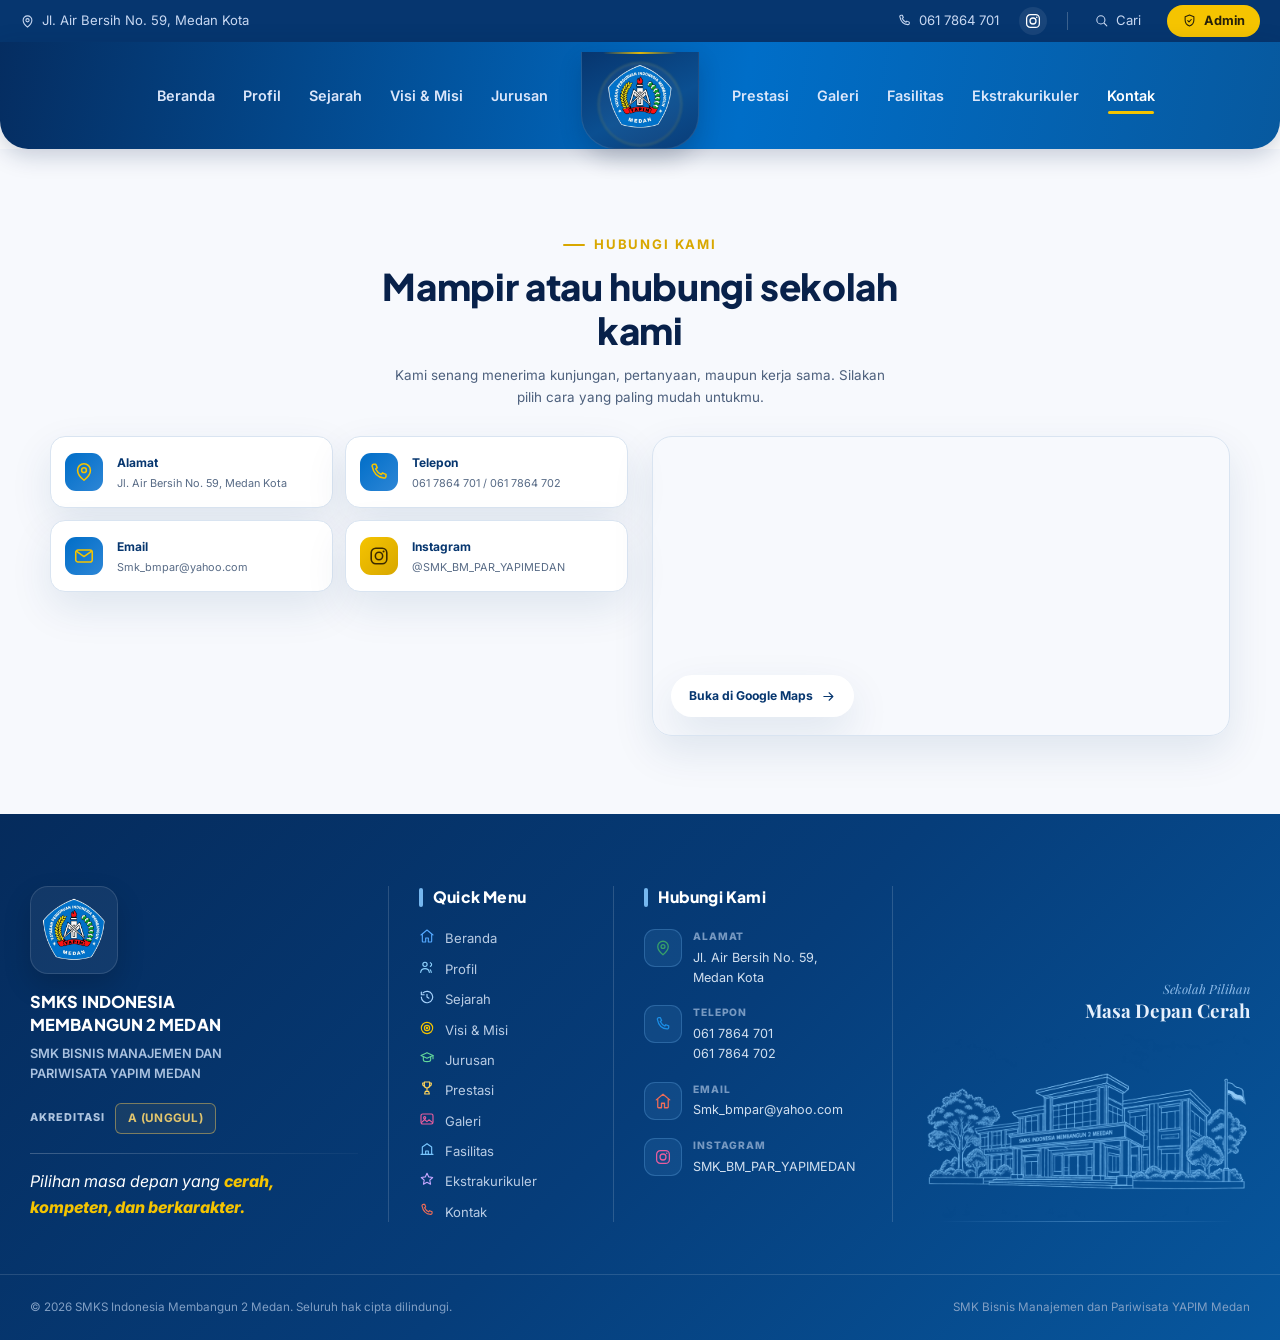
<file: kontak.html>
<!DOCTYPE html>
<html lang="id">
<head>
<meta charset="UTF-8">
<meta name="viewport" content="width=device-width, initial-scale=1">

<meta name="description"
      content="SMKS Indonesia Membangun 2 Medan — SMK Bisnis Manajemen dan Pariwisata YAPIM Medan.">

<title>Kontak | SMKS Indonesia Membangun 2 Medan</title>

<link rel="icon" href="assets/img/logo.png">

<!-- huruf dari Google Fonts: Plus Jakarta Sans untuk judul, Inter untuk teks, Playfair Display untuk judul bagian jurusan -->
<link rel="preconnect" href="https://fonts.googleapis.com">
<link rel="preconnect" href="https://fonts.gstatic.com" crossorigin>
<link href="https://fonts.googleapis.com/css2?family=Inter:wght@400;500;600;700&family=Playfair+Display:wght@500;600;700&family=Plus+Jakarta+Sans:wght@500;700;800&display=swap" rel="stylesheet">

<link rel="stylesheet" href="assets/css/style.css?v=1790217725">

<!-- tanda bahwa JavaScript aktif (dipakai untuk animasi muncul saat digulir) -->
<script>document.documentElement.className += ' js';</script>
</head>

<body>

<a class="lewati" href="#konten">Lewati ke isi halaman</a>


<!-- =========================================================
     BAR INFORMASI ATAS
========================================================= -->
<div class="bar-info">

    <div class="wadah wadah--lebar bar-info__isi">

        <a class="bar-info__item bar-info__alamat"
           href="https://www.google.com/maps/search/?api=1&amp;query=Jl.+Air+Bersih+No.+59+Medan+Kota"
           target="_blank"
           rel="noopener">

            <svg class="ikon" width="15" height="15" viewBox="0 0 24 24" fill="none" stroke="currentColor" stroke-width="1.7" stroke-linecap="round" stroke-linejoin="round" aria-hidden="true"><path d="M12 21s7-5.6 7-11a7 7 0 1 0-14 0c0 5.4 7 11 7 11Z"/><circle cx="12" cy="10" r="2.6"/></svg>
            <span>Jl. Air Bersih No. 59, Medan Kota</span>

        </a>

        <div class="bar-info__kanan">

            <a class="bar-info__item"
               href="tel:0617864701">

                <svg class="ikon" width="15" height="15" viewBox="0 0 24 24" fill="none" stroke="currentColor" stroke-width="1.7" stroke-linecap="round" stroke-linejoin="round" aria-hidden="true"><path d="M6.5 3.5h2l1.6 3.8-1.7 1.4a12.5 12.5 0 0 0 6 6l1.4-1.7 3.8 1.6v2a2 2 0 0 1-2.2 2C10.5 18 6 13.5 4.5 5.7a2 2 0 0 1 2-2.2Z"/></svg>
                <span>061 7864 701</span>

            </a>

            <a class="bar-info__item bar-info__ig"
               href="https://www.instagram.com/smk_bm_par_yapimedan/"
               target="_blank"
               rel="noopener"
               aria-label="Instagram SMK_BM_PAR_YAPIMEDAN"
               title="Instagram @SMK_BM_PAR_YAPIMEDAN">
                <svg class="ikon" width="18" height="18" viewBox="0 0 24 24" fill="none" stroke="currentColor" stroke-width="1.7" stroke-linecap="round" stroke-linejoin="round" aria-hidden="true"><rect x="3.5" y="3.5" width="17" height="17" rx="5"/><circle cx="12" cy="12" r="4"/><circle cx="17" cy="7" r="1.1" fill="currentColor" stroke="none"/></svg>            </a>

            <span class="bar-info__pisah" aria-hidden="true"></span>

            <button class="bar-info__cari"
                    type="button"
                    data-buka-cari
                    aria-label="Cari di halaman ini">

                <svg class="ikon" width="15" height="15" viewBox="0 0 24 24" fill="none" stroke="currentColor" stroke-width="1.7" stroke-linecap="round" stroke-linejoin="round" aria-hidden="true"><circle cx="11" cy="11" r="6.5"/><path d="m16 16 4.5 4.5"/></svg>
                <span>Cari</span>

            </button>

            <a class="bar-info__admin"
               href="#admin-online">

                <svg class="ikon" width="15" height="15" viewBox="0 0 24 24" fill="none" stroke="currentColor" stroke-width="1.7" stroke-linecap="round" stroke-linejoin="round" aria-hidden="true"><path d="M12 3.2 5 6v5.2c0 4.3 2.9 8.1 7 9.6 4.1-1.5 7-5.3 7-9.6V6Z"/><path d="m9.2 12.2 2 2 3.6-3.8"/></svg>
                <span>Admin</span>

            </a>

        </div>

    </div>

</div>


<!-- =========================================================
     NAVBAR
     Menu kiri | LOGO (tepat di tengah) | menu kanan
========================================================= -->
<header class="navbar" id="navbar">

    <nav class="wadah wadah--lebar navbar__isi" aria-label="Menu utama">

        <!-- tombol cari (hanya tampil di HP) -->
        <button class="navcari navcari--hp"
                type="button"
                data-buka-cari
                aria-label="Cari di halaman ini">

            <svg class="ikon" width="20" height="20" viewBox="0 0 24 24" fill="none" stroke="currentColor" stroke-width="1.7" stroke-linecap="round" stroke-linejoin="round" aria-hidden="true"><circle cx="11" cy="11" r="6.5"/><path d="m16 16 4.5 4.5"/></svg>
        </button>


        <!-- ================= LOGO TENGAH ================= -->
        <a class="navlogo"
           href="index.html"
           aria-label="Beranda SMK YAPIM 2 MEDAN">

            <img src="assets/img/logo.png"
                 alt="Logo SMK YAPIM 2 MEDAN"
                 class="navlogo__img"
                 data-fallback="logo">

        </a>


        <div class="navpanel" id="navPanel">

            <!-- ================= MENU KIRI ================= -->
            <ul class="navmenu navmenu--kiri">
                            <li>
                <a class="navlink"
                   href="index.html#hero"
                   data-seksi="hero">

                    <span class="navlink__ikon"><svg class="ikon" width="18" height="18" viewBox="0 0 24 24" fill="none" stroke="currentColor" stroke-width="1.7" stroke-linecap="round" stroke-linejoin="round" aria-hidden="true"><path d="M3 10.5 12 3l9 7.5"/><path d="M5 9.8V20a1 1 0 0 0 1 1h4v-6h4v6h4a1 1 0 0 0 1-1V9.8"/></svg></span>

                    <span class="navlink__teks">Beranda</span>
                </a>
            </li>
                    <li>
                <a class="navlink"
                   href="profil.html"
                   data-seksi="profil">

                    <span class="navlink__ikon"><svg class="ikon" width="18" height="18" viewBox="0 0 24 24" fill="none" stroke="currentColor" stroke-width="1.7" stroke-linecap="round" stroke-linejoin="round" aria-hidden="true"><circle cx="9" cy="8" r="3.2"/><path d="M2.5 20c.6-3.6 3.3-5.5 6.5-5.5s5.9 1.9 6.5 5.5"/><path d="M17 5.5a3 3 0 0 1 0 5.6"/><path d="M18.4 20c-.2-1.6-.7-2.9-1.5-3.9"/></svg></span>

                    <span class="navlink__teks">Profil</span>
                </a>
            </li>
                    <li>
                <a class="navlink"
                   href="sejarah.html"
                   data-seksi="sejarah">

                    <span class="navlink__ikon"><svg class="ikon" width="18" height="18" viewBox="0 0 24 24" fill="none" stroke="currentColor" stroke-width="1.7" stroke-linecap="round" stroke-linejoin="round" aria-hidden="true"><path d="M3.5 12a8.5 8.5 0 1 0 2.6-6.1"/><path d="M3.5 4.5v4.2h4.2"/><path d="M12 7.8V12l2.8 1.8"/></svg></span>

                    <span class="navlink__teks">Sejarah</span>
                </a>
            </li>
                    <li>
                <a class="navlink"
                   href="visimisi.html"
                   data-seksi="visi-misi">

                    <span class="navlink__ikon"><svg class="ikon" width="18" height="18" viewBox="0 0 24 24" fill="none" stroke="currentColor" stroke-width="1.7" stroke-linecap="round" stroke-linejoin="round" aria-hidden="true"><circle cx="12" cy="12" r="8.5"/><circle cx="12" cy="12" r="4"/><circle cx="12" cy="12" r="1.2" fill="currentColor"/></svg></span>

                    <span class="navlink__teks">Visi &amp; Misi</span>
                </a>
            </li>
                    <li>
                <a class="navlink"
                   href="jurusan.html"
                   data-seksi="jurusan">

                    <span class="navlink__ikon"><svg class="ikon" width="18" height="18" viewBox="0 0 24 24" fill="none" stroke="currentColor" stroke-width="1.7" stroke-linecap="round" stroke-linejoin="round" aria-hidden="true"><path d="m12 4 9 4.2-9 4.2-9-4.2Z"/><path d="M6.5 10v4.6c0 1.6 2.6 2.9 5.5 2.9s5.5-1.3 5.5-2.9V10"/><path d="M21 8.2v5"/></svg></span>

                    <span class="navlink__teks">Jurusan</span>
                </a>
            </li>
                    </ul>

            <!-- ================= MENU KANAN ================= -->
            <ul class="navmenu navmenu--kanan">
                            <li>
                <a class="navlink"
                   href="prestasi.html"
                   data-seksi="prestasi">

                    <span class="navlink__ikon"><svg class="ikon" width="18" height="18" viewBox="0 0 24 24" fill="none" stroke="currentColor" stroke-width="1.7" stroke-linecap="round" stroke-linejoin="round" aria-hidden="true"><path d="M8 3h8v5a4 4 0 0 1-8 0Z"/><path d="M8 4.5H5.5V6a3 3 0 0 0 3 3"/><path d="M16 4.5h2.5V6a3 3 0 0 1-3 3"/><path d="M12 12v4"/><path d="M8.5 21h7l-1-4h-5Z"/></svg></span>

                    <span class="navlink__teks">Prestasi</span>
                </a>
            </li>
                    <li>
                <a class="navlink"
                   href="galeri.html"
                   data-seksi="galeri">

                    <span class="navlink__ikon"><svg class="ikon" width="18" height="18" viewBox="0 0 24 24" fill="none" stroke="currentColor" stroke-width="1.7" stroke-linecap="round" stroke-linejoin="round" aria-hidden="true"><rect x="3" y="4.5" width="18" height="15" rx="2.5"/><circle cx="8.5" cy="10" r="1.6"/><path d="m4 17 4.5-4.2 3.4 3.1 3-2.7L20 17"/></svg></span>

                    <span class="navlink__teks">Galeri</span>
                </a>
            </li>
                    <li>
                <a class="navlink"
                   href="fasilitas.html"
                   data-seksi="fasilitas">

                    <span class="navlink__ikon"><svg class="ikon" width="18" height="18" viewBox="0 0 24 24" fill="none" stroke="currentColor" stroke-width="1.7" stroke-linecap="round" stroke-linejoin="round" aria-hidden="true"><path d="M3 20h18"/><path d="M5 20V9l7-5 7 5v11"/><path d="M10 20v-5h4v5"/></svg></span>

                    <span class="navlink__teks">Fasilitas</span>
                </a>
            </li>
                    <li>
                <a class="navlink"
                   href="ekstrakurikuler.html"
                   data-seksi="ekstrakurikuler">

                    <span class="navlink__ikon"><svg class="ikon" width="18" height="18" viewBox="0 0 24 24" fill="none" stroke="currentColor" stroke-width="1.7" stroke-linecap="round" stroke-linejoin="round" aria-hidden="true"><path d="m12 3.5 2.6 5.4 5.9.8-4.3 4.1 1.1 5.9L12 16.9l-5.3 2.8 1.1-5.9-4.3-4.1 5.9-.8Z"/></svg></span>

                    <span class="navlink__teks">Ekstrakurikuler</span>
                </a>
            </li>
                    <li>
                <a class="navlink aktif"
                   href="kontak.html"
                   data-seksi="kontak">

                    <span class="navlink__ikon"><svg class="ikon" width="18" height="18" viewBox="0 0 24 24" fill="none" stroke="currentColor" stroke-width="1.7" stroke-linecap="round" stroke-linejoin="round" aria-hidden="true"><path d="M6.5 3.5h2l1.6 3.8-1.7 1.4a12.5 12.5 0 0 0 6 6l1.4-1.7 3.8 1.6v2a2 2 0 0 1-2.2 2C10.5 18 6 13.5 4.5 5.7a2 2 0 0 1 2-2.2Z"/></svg></span>

                    <span class="navlink__teks">Kontak</span>
                </a>
            </li>
                    </ul>

            <!-- tombol admin (hanya tampil di HP) -->
            <a class="tombol tombol--admin navpanel__admin"
               href="#admin-online">

                <svg class="ikon" width="17" height="17" viewBox="0 0 24 24" fill="none" stroke="currentColor" stroke-width="1.7" stroke-linecap="round" stroke-linejoin="round" aria-hidden="true"><path d="M12 3.2 5 6v5.2c0 4.3 2.9 8.1 7 9.6 4.1-1.5 7-5.3 7-9.6V6Z"/><path d="m9.2 12.2 2 2 3.6-3.8"/></svg>
                Admin

            </a>

        </div>


        <!-- ================= BURGER HP ================= -->
        <button class="navburger"
                type="button"
                id="tombolBurger"
                aria-label="Buka menu"
                aria-expanded="false"
                aria-controls="navPanel">

            <span></span>
            <span></span>
            <span></span>

        </button>

    </nav>

</header>


<!-- =========================================================
     PENCARIAN
========================================================= -->
<div class="caribox" id="kotakCari" hidden>

    <div class="caribox__isi">

        <div class="caribox__input">

            <svg class="ikon" width="20" height="20" viewBox="0 0 24 24" fill="none" stroke="currentColor" stroke-width="1.7" stroke-linecap="round" stroke-linejoin="round" aria-hidden="true"><circle cx="11" cy="11" r="6.5"/><path d="m16 16 4.5 4.5"/></svg>
            <input type="search"
                   id="inputCari"
                   placeholder="Cari jurusan, prestasi, fasilitas, kontak…"
                   autocomplete="off">

            <button type="button"
                    id="tutupCari"
                    aria-label="Tutup pencarian">

                <svg class="ikon" width="20" height="20" viewBox="0 0 24 24" fill="none" stroke="currentColor" stroke-width="1.7" stroke-linecap="round" stroke-linejoin="round" aria-hidden="true"><path d="m6 6 12 12M18 6 6 18"/></svg>
            </button>

        </div>

        <div class="caribox__hasil"
             id="hasilCari">

            <p class="caribox__kosong">
                Ketik kata kunci, misalnya
                <b>jurusan</b>
                atau
                <b>kantin</b>.
            </p>

        </div>

    </div>

</div>


<main id="konten"><section class="kontak seksi" id="kontak">
  <div class="wadah">
    <div class="seksi__kepala seksi__kepala--tengah reveal">
      <p class="seksi__label">Hubungi Kami</p>
      <h2 class="seksi__judul">Mampir atau hubungi sekolah kami</h2>
      <p class="seksi__ket">Kami senang menerima kunjungan, pertanyaan, maupun kerja sama. Silakan pilih cara yang paling mudah untukmu.</p>
    </div>

    <div class="kontak__wrap">

      <div class="kontak__kartu-grid">

        <a class="kontak-mini reveal" data-anim="zoom" href="https://www.google.com/maps/search/?api=1&amp;query=Jl.+Air+Bersih+No.+59+Medan+Kota" target="_blank" rel="noopener" style="--tunda:0ms">
          <span class="kontak-mini__ikon"><svg class="ikon" width="22" height="22" viewBox="0 0 24 24" fill="none" stroke="currentColor" stroke-width="1.7" stroke-linecap="round" stroke-linejoin="round" aria-hidden="true"><path d="M12 21s7-5.6 7-11a7 7 0 1 0-14 0c0 5.4 7 11 7 11Z"/><circle cx="12" cy="10" r="2.6"/></svg></span>
          <span class="kontak-mini__isi">
            <strong>Alamat</strong>
            <small>Jl. Air Bersih No. 59, Medan Kota</small>
          </span>
        </a>

        <a class="kontak-mini reveal" data-anim="zoom" href="tel:0617864701" style="--tunda:80ms">
          <span class="kontak-mini__ikon"><svg class="ikon" width="22" height="22" viewBox="0 0 24 24" fill="none" stroke="currentColor" stroke-width="1.7" stroke-linecap="round" stroke-linejoin="round" aria-hidden="true"><path d="M6.5 3.5h2l1.6 3.8-1.7 1.4a12.5 12.5 0 0 0 6 6l1.4-1.7 3.8 1.6v2a2 2 0 0 1-2.2 2C10.5 18 6 13.5 4.5 5.7a2 2 0 0 1 2-2.2Z"/></svg></span>
          <span class="kontak-mini__isi">
            <strong>Telepon</strong>
            <small>061 7864 701 / 061 7864 702</small>
          </span>
        </a>

        <a class="kontak-mini reveal" data-anim="zoom" href="mailto:Smk_bmpar@yahoo.com" style="--tunda:160ms">
          <span class="kontak-mini__ikon"><svg class="ikon" width="22" height="22" viewBox="0 0 24 24" fill="none" stroke="currentColor" stroke-width="1.7" stroke-linecap="round" stroke-linejoin="round" aria-hidden="true"><rect x="3" y="5.5" width="18" height="13" rx="2.5"/><path d="m4 7 8 5.6L20 7"/></svg></span>
          <span class="kontak-mini__isi">
            <strong>Email</strong>
            <small>Smk_bmpar@yahoo.com</small>
          </span>
        </a>

        <a class="kontak-mini reveal" data-anim="zoom" href="https://www.instagram.com/smk_bm_par_yapimedan/" target="_blank" rel="noopener" style="--tunda:240ms">
          <span class="kontak-mini__ikon kontak-mini__ikon--emas"><svg class="ikon" width="22" height="22" viewBox="0 0 24 24" fill="none" stroke="currentColor" stroke-width="1.7" stroke-linecap="round" stroke-linejoin="round" aria-hidden="true"><rect x="3.5" y="3.5" width="17" height="17" rx="5"/><circle cx="12" cy="12" r="4"/><circle cx="17" cy="7" r="1.1" fill="currentColor" stroke="none"/></svg></span>
          <span class="kontak-mini__isi">
            <strong>Instagram</strong>
            <small>@SMK_BM_PAR_YAPIMEDAN</small>
          </span>
        </a>

      </div>

      <div class="kontak__peta reveal" data-anim="kanan">
        <iframe
          src="https://maps.google.com/maps?q=Jl.%20Air%20Bersih%20No.%2059%20Medan%20Kota&amp;t=&amp;z=16&amp;ie=UTF8&amp;iwloc=&amp;output=embed"
          title="Peta lokasi SMK YAPIM 2 MEDAN"
          loading="lazy"
          referrerpolicy="no-referrer-when-downgrade"></iframe>
        <a class="kontak__buka" href="https://www.google.com/maps/search/?api=1&amp;query=Jl.+Air+Bersih+No.+59+Medan+Kota" target="_blank" rel="noopener">
          Buka di Google Maps <svg class="ikon" width="15" height="15" viewBox="0 0 24 24" fill="none" stroke="currentColor" stroke-width="1.7" stroke-linecap="round" stroke-linejoin="round" aria-hidden="true"><path d="M4.5 12h14"/><path d="m13 6 6 6-6 6"/></svg>        </a>
      </div>

    </div>
  </div>
</section>
</main>
<!-- /#konten -->


<!-- =========================================================
     FOOTER
========================================================= -->
<footer class="site-footer">

    <div class="footer-container">

        <!-- =================================================
             IDENTITAS SEKOLAH
        ================================================== -->
        <div class="footer-brand footer-column">

            <!-- LOGO SEKOLAH -->
            <div class="footer-brand__logo">
                <img
                    src="assets/img/logo.png"
                    alt="Logo SMKS Indonesia Membangun 2 Medan"
                >
            </div>

            <!-- NAMA SEKOLAH -->
            <div class="footer-brand__name">

                <h3>
                    SMKS INDONESIA<br>
                    MEMBANGUN 2 MEDAN
                </h3>

                <p>
                    SMK BISNIS MANAJEMEN DAN<br>
                    PARIWISATA YAPIM MEDAN
                </p>

            </div>

            <!-- AKREDITASI -->
            <div class="footer-accreditation">

                <span class="footer-accreditation__label">
                    AKREDITASI
                </span>

                <strong>
                    A (UNGGUL)
                </strong>

            </div>

            <!-- GARIS -->
            <div class="footer-brand__line"></div>

            <!-- SLOGAN -->
            <p class="footer-brand__slogan">
                Pilihan masa depan yang
                <span class="footer-brand__highlight">cerah, kompeten, dan berkarakter.</span>
            </p>

        </div>


        <!-- =================================================
             QUICK MENU
        ================================================== -->
        <div class="footer-menu footer-column">

            <h3 class="footer-title">
                <span></span>
                Quick Menu
            </h3>

            <ul class="footer-links">
                <li><a href="index.html#hero"><span class="footer-menu__icon footer-icon--home"><svg class="ikon" width="16" height="16" viewBox="0 0 24 24" fill="none" stroke="currentColor" stroke-width="1.7" stroke-linecap="round" stroke-linejoin="round" aria-hidden="true"><path d="M3 10.5 12 3l9 7.5"/><path d="M5 9.8V20a1 1 0 0 0 1 1h4v-6h4v6h4a1 1 0 0 0 1-1V9.8"/></svg></span><span>Beranda</span></a></li>
                <li><a href="profil.html"><span class="footer-menu__icon footer-icon--profile"><svg class="ikon" width="16" height="16" viewBox="0 0 24 24" fill="none" stroke="currentColor" stroke-width="1.7" stroke-linecap="round" stroke-linejoin="round" aria-hidden="true"><circle cx="9" cy="8" r="3.2"/><path d="M2.5 20c.6-3.6 3.3-5.5 6.5-5.5s5.9 1.9 6.5 5.5"/><path d="M17 5.5a3 3 0 0 1 0 5.6"/><path d="M18.4 20c-.2-1.6-.7-2.9-1.5-3.9"/></svg></span><span>Profil</span></a></li>
                <li><a href="sejarah.html"><span class="footer-menu__icon footer-icon--history"><svg class="ikon" width="16" height="16" viewBox="0 0 24 24" fill="none" stroke="currentColor" stroke-width="1.7" stroke-linecap="round" stroke-linejoin="round" aria-hidden="true"><path d="M3.5 12a8.5 8.5 0 1 0 2.6-6.1"/><path d="M3.5 4.5v4.2h4.2"/><path d="M12 7.8V12l2.8 1.8"/></svg></span><span>Sejarah</span></a></li>
                <li><a href="visimisi.html"><span class="footer-menu__icon footer-icon--visi"><svg class="ikon" width="16" height="16" viewBox="0 0 24 24" fill="none" stroke="currentColor" stroke-width="1.7" stroke-linecap="round" stroke-linejoin="round" aria-hidden="true"><circle cx="12" cy="12" r="8.5"/><circle cx="12" cy="12" r="4"/><circle cx="12" cy="12" r="1.2" fill="currentColor"/></svg></span><span>Visi &amp; Misi</span></a></li>
                <li><a href="jurusan.html"><span class="footer-menu__icon footer-icon--study"><svg class="ikon" width="16" height="16" viewBox="0 0 24 24" fill="none" stroke="currentColor" stroke-width="1.7" stroke-linecap="round" stroke-linejoin="round" aria-hidden="true"><path d="m12 4 9 4.2-9 4.2-9-4.2Z"/><path d="M6.5 10v4.6c0 1.6 2.6 2.9 5.5 2.9s5.5-1.3 5.5-2.9V10"/><path d="M21 8.2v5"/></svg></span><span>Jurusan</span></a></li>
                <li><a href="prestasi.html"><span class="footer-menu__icon footer-icon--prestasi"><svg class="ikon" width="16" height="16" viewBox="0 0 24 24" fill="none" stroke="currentColor" stroke-width="1.7" stroke-linecap="round" stroke-linejoin="round" aria-hidden="true"><path d="M8 3h8v5a4 4 0 0 1-8 0Z"/><path d="M8 4.5H5.5V6a3 3 0 0 0 3 3"/><path d="M16 4.5h2.5V6a3 3 0 0 1-3 3"/><path d="M12 12v4"/><path d="M8.5 21h7l-1-4h-5Z"/></svg></span><span>Prestasi</span></a></li>
                <li><a href="galeri.html"><span class="footer-menu__icon footer-icon--gallery"><svg class="ikon" width="16" height="16" viewBox="0 0 24 24" fill="none" stroke="currentColor" stroke-width="1.7" stroke-linecap="round" stroke-linejoin="round" aria-hidden="true"><rect x="3" y="4.5" width="18" height="15" rx="2.5"/><circle cx="8.5" cy="10" r="1.6"/><path d="m4 17 4.5-4.2 3.4 3.1 3-2.7L20 17"/></svg></span><span>Galeri</span></a></li>
                <li><a href="fasilitas.html"><span class="footer-menu__icon footer-icon--building"><svg class="ikon" width="16" height="16" viewBox="0 0 24 24" fill="none" stroke="currentColor" stroke-width="1.7" stroke-linecap="round" stroke-linejoin="round" aria-hidden="true"><path d="M3 20h18"/><path d="M5 20V9l7-5 7 5v11"/><path d="M10 20v-5h4v5"/></svg></span><span>Fasilitas</span></a></li>
                <li><a href="ekstrakurikuler.html"><span class="footer-menu__icon footer-icon--extra"><svg class="ikon" width="16" height="16" viewBox="0 0 24 24" fill="none" stroke="currentColor" stroke-width="1.7" stroke-linecap="round" stroke-linejoin="round" aria-hidden="true"><path d="m12 3.5 2.6 5.4 5.9.8-4.3 4.1 1.1 5.9L12 16.9l-5.3 2.8 1.1-5.9-4.3-4.1 5.9-.8Z"/></svg></span><span>Ekstrakurikuler</span></a></li>
                <li><a href="kontak.html"><span class="footer-menu__icon footer-icon--contact"><svg class="ikon" width="16" height="16" viewBox="0 0 24 24" fill="none" stroke="currentColor" stroke-width="1.7" stroke-linecap="round" stroke-linejoin="round" aria-hidden="true"><path d="M6.5 3.5h2l1.6 3.8-1.7 1.4a12.5 12.5 0 0 0 6 6l1.4-1.7 3.8 1.6v2a2 2 0 0 1-2.2 2C10.5 18 6 13.5 4.5 5.7a2 2 0 0 1 2-2.2Z"/></svg></span><span>Kontak</span></a></li>
            </ul>

        </div>


        <!-- =================================================
             HUBUNGI KAMI
        ================================================== -->
        <div class="footer-contact footer-column">

            <h3 class="footer-title">
                <span></span>
                Hubungi Kami
            </h3>

            <ul class="footer-contact__list">


                <!-- ================= ALAMAT ================= -->
                <li>

                    <div class="footer-contact__icon footer-contact__icon--location">
                        <svg class="ikon" width="18" height="18" viewBox="0 0 24 24" fill="none" stroke="currentColor" stroke-width="1.7" stroke-linecap="round" stroke-linejoin="round" aria-hidden="true"><path d="M12 21s7-5.6 7-11a7 7 0 1 0-14 0c0 5.4 7 11 7 11Z"/><circle cx="12" cy="10" r="2.6"/></svg>                    </div>

                    <div>

                        <small>Alamat</small>

                        <a
                            href="https://www.google.com/maps/search/?api=1&amp;query=Jl.+Air+Bersih+No.+59+Medan+Kota"
                            target="_blank"
                            rel="noopener noreferrer"
                        >
                            Jl. Air Bersih No. 59, Medan Kota                        </a>

                    </div>

                </li>


                <!-- ================= TELEPON ================= -->
                <li>

                    <div class="footer-contact__icon footer-contact__icon--phone">
                        <svg class="ikon" width="18" height="18" viewBox="0 0 24 24" fill="none" stroke="currentColor" stroke-width="1.7" stroke-linecap="round" stroke-linejoin="round" aria-hidden="true"><path d="M6.5 3.5h2l1.6 3.8-1.7 1.4a12.5 12.5 0 0 0 6 6l1.4-1.7 3.8 1.6v2a2 2 0 0 1-2.2 2C10.5 18 6 13.5 4.5 5.7a2 2 0 0 1 2-2.2Z"/></svg>                    </div>

                    <div>

                        <small>Telepon</small>

                        <a href="tel:0617864701">
                            061 7864 701
                        </a>

                        <a href="tel:0617864702">
                            061 7864 702
                        </a>

                    </div>

                </li>


                <!-- ================= EMAIL ================= -->
                <li>

                    <div class="footer-contact__icon footer-contact__icon--email">
                        <svg class="ikon" width="18" height="18" viewBox="0 0 24 24" fill="none" stroke="currentColor" stroke-width="1.7" stroke-linecap="round" stroke-linejoin="round" aria-hidden="true"><path d="M3 10.5 12 3l9 7.5"/><path d="M5 9.8V20a1 1 0 0 0 1 1h4v-6h4v6h4a1 1 0 0 0 1-1V9.8"/></svg>                    </div>

                    <div>

                        <small>Email</small>

                        <a href="mailto:Smk_bmpar@yahoo.com">
                            Smk_bmpar@yahoo.com                        </a>

                    </div>

                </li>


                <!-- ================= INSTAGRAM ================= -->
                <li>

                    <div class="footer-contact__icon footer-contact__icon--instagram">
                        <svg class="ikon" width="18" height="18" viewBox="0 0 24 24" fill="none" stroke="currentColor" stroke-width="1.7" stroke-linecap="round" stroke-linejoin="round" aria-hidden="true"><rect x="3.5" y="3.5" width="17" height="17" rx="5"/><circle cx="12" cy="12" r="4"/><circle cx="17" cy="7" r="1.1" fill="currentColor" stroke="none"/></svg>                    </div>

                    <div>

                        <small>Instagram</small>

                        <a
                            href="https://www.instagram.com/smk_bm_par_yapimedan/"
                            target="_blank"
                            rel="noopener noreferrer"
                        >
                            SMK_BM_PAR_YAPIMEDAN                        </a>

                    </div>

                </li>

            </ul>

        </div>


        <!-- =================================================
             ILUSTRASI GEDUNG
        ================================================== -->
        <div class="footer-building footer-column">

            <div class="footer-building__text">

                <span>
                    Sekolah Pilihan
                </span>

                <strong>
                    Masa Depan Cerah
                </strong>

            </div>


            <!-- =================================================
                 GAMBAR ILUSTRASI GEDUNG
                 FILE:
                 assets/img/footer-gedung.png
            ================================================== -->
            <img
                src="assets/img/ilustrasi-gedung.png"
                alt="Ilustrasi gedung SMKS Indonesia Membangun 2 Medan"
                loading="lazy"
            >


            <!-- GARIS BAWAH GEDUNG -->
            <div class="footer-building__line"></div>

        </div>

    </div>


    <!-- =====================================================
         FOOTER BOTTOM
    ====================================================== -->
    <div class="footer-bottom">

        <div class="footer-bottom__container">

            <p>
                &copy; 2026                SMKS Indonesia Membangun 2 Medan.
                Seluruh hak cipta dilindungi.
            </p>

            <p>
                SMK Bisnis Manajemen dan Pariwisata YAPIM Medan
            </p>

        </div>

    </div>

</footer>


<!-- =========================================================
     TOMBOL KEMBALI KE ATAS
========================================================= -->
<button
    class="ke-atas"
    id="keAtas"
    type="button"
    aria-label="Kembali ke atas"
>
    <svg class="ikon" width="20" height="20" viewBox="0 0 24 24" fill="none" stroke="currentColor" stroke-width="1.7" stroke-linecap="round" stroke-linejoin="round" aria-hidden="true"><path d="M12 19.5v-14"/><path d="m6 11 6-6 6 6"/></svg></button>


<!-- =========================================================
     LIGHTBOX
========================================================= -->
<div
    class="lightbox"
    id="lightbox"
    hidden
>

    <!-- TUTUP -->
    <button
        class="lightbox__tutup"
        id="lightboxTutup"
        aria-label="Tutup"
    >
        <svg class="ikon" width="24" height="24" viewBox="0 0 24 24" fill="none" stroke="currentColor" stroke-width="1.7" stroke-linecap="round" stroke-linejoin="round" aria-hidden="true"><path d="m6 6 12 12M18 6 6 18"/></svg>    </button>


    <!-- SEBELUMNYA -->
    <button
        class="lightbox__nav lightbox__nav--kiri"
        id="lightboxKiri"
        aria-label="Sebelumnya"
    >
        <svg class="ikon" width="22" height="22" viewBox="0 0 24 24" fill="none" stroke="currentColor" stroke-width="1.7" stroke-linecap="round" stroke-linejoin="round" aria-hidden="true"><path d="M19.5 12h-14"/><path d="m11 6-6 6 6 6"/></svg>    </button>


    <!-- BERIKUTNYA -->
    <button
        class="lightbox__nav lightbox__nav--kanan"
        id="lightboxKanan"
        aria-label="Berikutnya"
    >
        <svg class="ikon" width="22" height="22" viewBox="0 0 24 24" fill="none" stroke="currentColor" stroke-width="1.7" stroke-linecap="round" stroke-linejoin="round" aria-hidden="true"><path d="M4.5 12h14"/><path d="m13 6 6 6-6 6"/></svg>    </button>


    <!-- ISI LIGHTBOX -->
    <figure class="lightbox__isi">

        <img
            id="lightboxImg"
            alt=""
            data-tanpa-pengganti
        >

        <figcaption>

            <h4 id="lightboxJudul"></h4>

            <p id="lightboxKet"></p>

        </figcaption>

    </figure>

</div>


<!-- =========================================================
     JAVASCRIPT
========================================================= -->
<script src="assets/js/main.js?v=1790217725"></script>

<script>document.addEventListener("click",function(e){const a=e.target.closest('a[href="#admin-online"]');if(a){e.preventDefault();alert("Login Admin digunakan pada website asli/server. Versi demo ini hanya untuk melihat seluruh tampilan website.");}});</script></body>
</html>
</file>
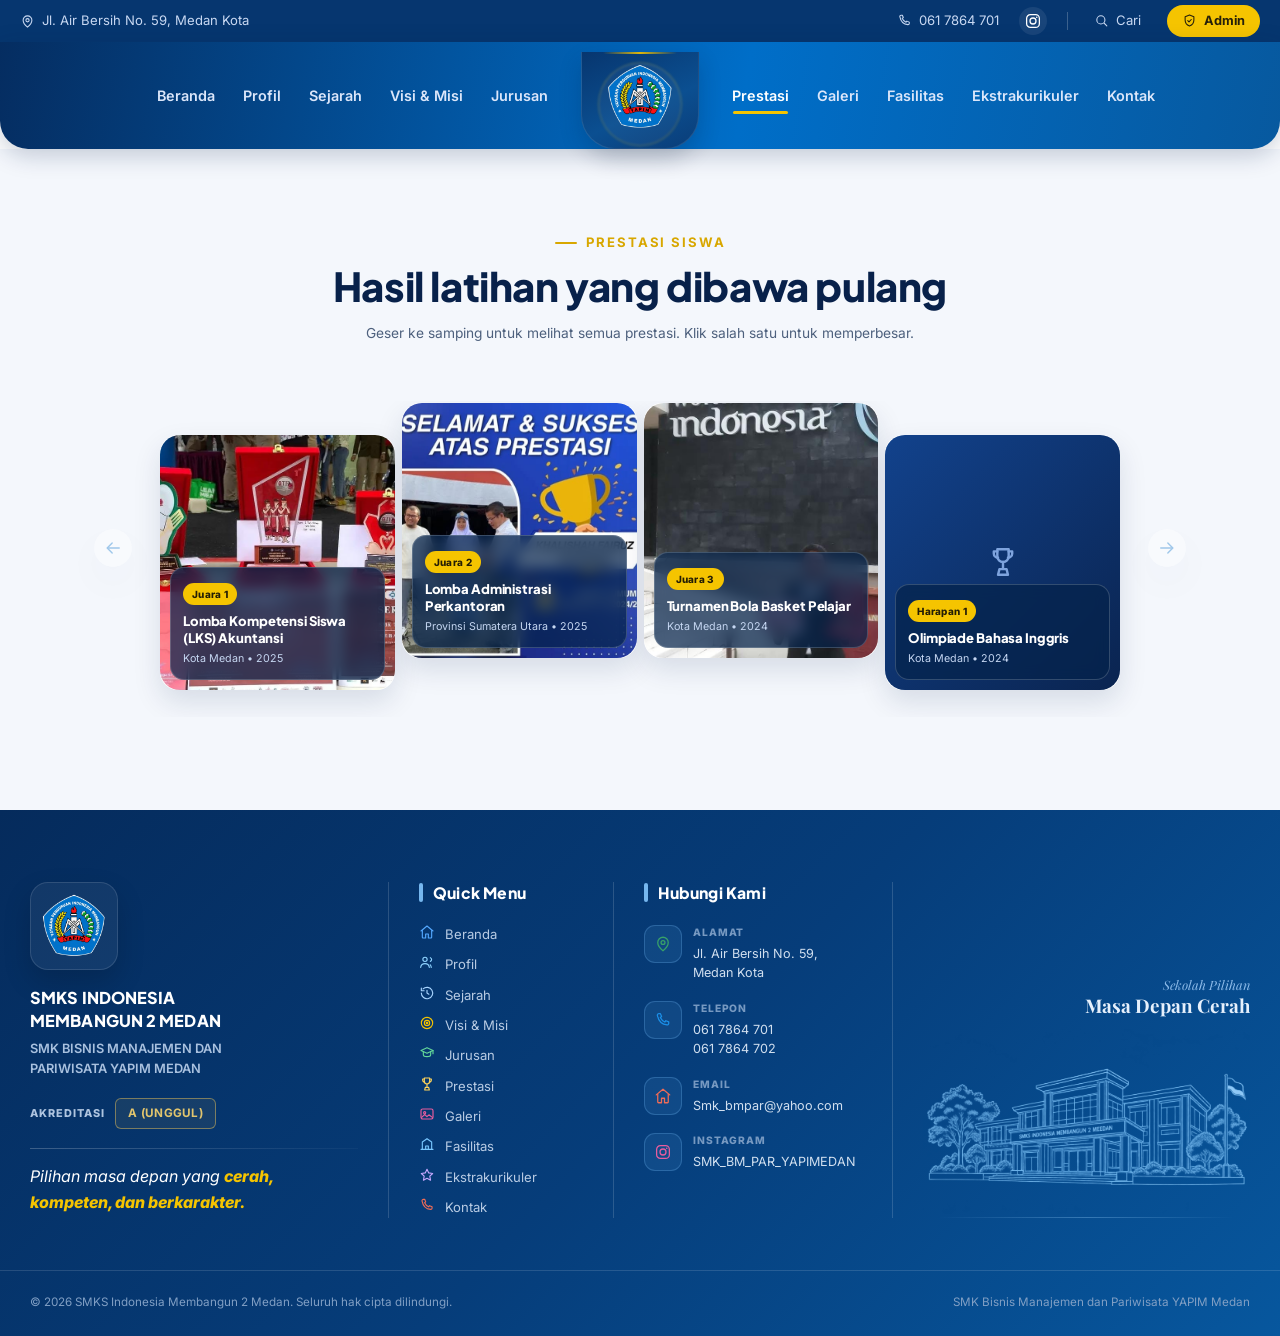
<file: prestasi.html>
<!DOCTYPE html>
<html lang="id">
<head>
<meta charset="UTF-8">
<meta name="viewport" content="width=device-width, initial-scale=1">

<meta name="description"
      content="SMKS Indonesia Membangun 2 Medan — SMK Bisnis Manajemen dan Pariwisata YAPIM Medan.">

<title>Prestasi | SMKS Indonesia Membangun 2 Medan</title>

<link rel="icon" href="assets/img/logo.png">

<!-- huruf dari Google Fonts: Plus Jakarta Sans untuk judul, Inter untuk teks, Playfair Display untuk judul bagian jurusan -->
<link rel="preconnect" href="https://fonts.googleapis.com">
<link rel="preconnect" href="https://fonts.gstatic.com" crossorigin>
<link href="https://fonts.googleapis.com/css2?family=Inter:wght@400;500;600;700&family=Playfair+Display:wght@500;600;700&family=Plus+Jakarta+Sans:wght@500;700;800&display=swap" rel="stylesheet">

<link rel="stylesheet" href="assets/css/style.css?v=1790217725">

<!-- tanda bahwa JavaScript aktif (dipakai untuk animasi muncul saat digulir) -->
<script>document.documentElement.className += ' js';</script>
</head>

<body>

<a class="lewati" href="#konten">Lewati ke isi halaman</a>


<!-- =========================================================
     BAR INFORMASI ATAS
========================================================= -->
<div class="bar-info">

    <div class="wadah wadah--lebar bar-info__isi">

        <a class="bar-info__item bar-info__alamat"
           href="https://www.google.com/maps/search/?api=1&amp;query=Jl.+Air+Bersih+No.+59+Medan+Kota"
           target="_blank"
           rel="noopener">

            <svg class="ikon" width="15" height="15" viewBox="0 0 24 24" fill="none" stroke="currentColor" stroke-width="1.7" stroke-linecap="round" stroke-linejoin="round" aria-hidden="true"><path d="M12 21s7-5.6 7-11a7 7 0 1 0-14 0c0 5.4 7 11 7 11Z"/><circle cx="12" cy="10" r="2.6"/></svg>
            <span>Jl. Air Bersih No. 59, Medan Kota</span>

        </a>

        <div class="bar-info__kanan">

            <a class="bar-info__item"
               href="tel:0617864701">

                <svg class="ikon" width="15" height="15" viewBox="0 0 24 24" fill="none" stroke="currentColor" stroke-width="1.7" stroke-linecap="round" stroke-linejoin="round" aria-hidden="true"><path d="M6.5 3.5h2l1.6 3.8-1.7 1.4a12.5 12.5 0 0 0 6 6l1.4-1.7 3.8 1.6v2a2 2 0 0 1-2.2 2C10.5 18 6 13.5 4.5 5.7a2 2 0 0 1 2-2.2Z"/></svg>
                <span>061 7864 701</span>

            </a>

            <a class="bar-info__item bar-info__ig"
               href="https://www.instagram.com/smk_bm_par_yapimedan/"
               target="_blank"
               rel="noopener"
               aria-label="Instagram SMK_BM_PAR_YAPIMEDAN"
               title="Instagram @SMK_BM_PAR_YAPIMEDAN">
                <svg class="ikon" width="18" height="18" viewBox="0 0 24 24" fill="none" stroke="currentColor" stroke-width="1.7" stroke-linecap="round" stroke-linejoin="round" aria-hidden="true"><rect x="3.5" y="3.5" width="17" height="17" rx="5"/><circle cx="12" cy="12" r="4"/><circle cx="17" cy="7" r="1.1" fill="currentColor" stroke="none"/></svg>            </a>

            <span class="bar-info__pisah" aria-hidden="true"></span>

            <button class="bar-info__cari"
                    type="button"
                    data-buka-cari
                    aria-label="Cari di halaman ini">

                <svg class="ikon" width="15" height="15" viewBox="0 0 24 24" fill="none" stroke="currentColor" stroke-width="1.7" stroke-linecap="round" stroke-linejoin="round" aria-hidden="true"><circle cx="11" cy="11" r="6.5"/><path d="m16 16 4.5 4.5"/></svg>
                <span>Cari</span>

            </button>

            <a class="bar-info__admin"
               href="#admin-online">

                <svg class="ikon" width="15" height="15" viewBox="0 0 24 24" fill="none" stroke="currentColor" stroke-width="1.7" stroke-linecap="round" stroke-linejoin="round" aria-hidden="true"><path d="M12 3.2 5 6v5.2c0 4.3 2.9 8.1 7 9.6 4.1-1.5 7-5.3 7-9.6V6Z"/><path d="m9.2 12.2 2 2 3.6-3.8"/></svg>
                <span>Admin</span>

            </a>

        </div>

    </div>

</div>


<!-- =========================================================
     NAVBAR
     Menu kiri | LOGO (tepat di tengah) | menu kanan
========================================================= -->
<header class="navbar" id="navbar">

    <nav class="wadah wadah--lebar navbar__isi" aria-label="Menu utama">

        <!-- tombol cari (hanya tampil di HP) -->
        <button class="navcari navcari--hp"
                type="button"
                data-buka-cari
                aria-label="Cari di halaman ini">

            <svg class="ikon" width="20" height="20" viewBox="0 0 24 24" fill="none" stroke="currentColor" stroke-width="1.7" stroke-linecap="round" stroke-linejoin="round" aria-hidden="true"><circle cx="11" cy="11" r="6.5"/><path d="m16 16 4.5 4.5"/></svg>
        </button>


        <!-- ================= LOGO TENGAH ================= -->
        <a class="navlogo"
           href="index.html"
           aria-label="Beranda SMK YAPIM 2 MEDAN">

            <img src="assets/img/logo.png"
                 alt="Logo SMK YAPIM 2 MEDAN"
                 class="navlogo__img"
                 data-fallback="logo">

        </a>


        <div class="navpanel" id="navPanel">

            <!-- ================= MENU KIRI ================= -->
            <ul class="navmenu navmenu--kiri">
                            <li>
                <a class="navlink"
                   href="index.html#hero"
                   data-seksi="hero">

                    <span class="navlink__ikon"><svg class="ikon" width="18" height="18" viewBox="0 0 24 24" fill="none" stroke="currentColor" stroke-width="1.7" stroke-linecap="round" stroke-linejoin="round" aria-hidden="true"><path d="M3 10.5 12 3l9 7.5"/><path d="M5 9.8V20a1 1 0 0 0 1 1h4v-6h4v6h4a1 1 0 0 0 1-1V9.8"/></svg></span>

                    <span class="navlink__teks">Beranda</span>
                </a>
            </li>
                    <li>
                <a class="navlink"
                   href="profil.html"
                   data-seksi="profil">

                    <span class="navlink__ikon"><svg class="ikon" width="18" height="18" viewBox="0 0 24 24" fill="none" stroke="currentColor" stroke-width="1.7" stroke-linecap="round" stroke-linejoin="round" aria-hidden="true"><circle cx="9" cy="8" r="3.2"/><path d="M2.5 20c.6-3.6 3.3-5.5 6.5-5.5s5.9 1.9 6.5 5.5"/><path d="M17 5.5a3 3 0 0 1 0 5.6"/><path d="M18.4 20c-.2-1.6-.7-2.9-1.5-3.9"/></svg></span>

                    <span class="navlink__teks">Profil</span>
                </a>
            </li>
                    <li>
                <a class="navlink"
                   href="sejarah.html"
                   data-seksi="sejarah">

                    <span class="navlink__ikon"><svg class="ikon" width="18" height="18" viewBox="0 0 24 24" fill="none" stroke="currentColor" stroke-width="1.7" stroke-linecap="round" stroke-linejoin="round" aria-hidden="true"><path d="M3.5 12a8.5 8.5 0 1 0 2.6-6.1"/><path d="M3.5 4.5v4.2h4.2"/><path d="M12 7.8V12l2.8 1.8"/></svg></span>

                    <span class="navlink__teks">Sejarah</span>
                </a>
            </li>
                    <li>
                <a class="navlink"
                   href="visimisi.html"
                   data-seksi="visi-misi">

                    <span class="navlink__ikon"><svg class="ikon" width="18" height="18" viewBox="0 0 24 24" fill="none" stroke="currentColor" stroke-width="1.7" stroke-linecap="round" stroke-linejoin="round" aria-hidden="true"><circle cx="12" cy="12" r="8.5"/><circle cx="12" cy="12" r="4"/><circle cx="12" cy="12" r="1.2" fill="currentColor"/></svg></span>

                    <span class="navlink__teks">Visi &amp; Misi</span>
                </a>
            </li>
                    <li>
                <a class="navlink"
                   href="jurusan.html"
                   data-seksi="jurusan">

                    <span class="navlink__ikon"><svg class="ikon" width="18" height="18" viewBox="0 0 24 24" fill="none" stroke="currentColor" stroke-width="1.7" stroke-linecap="round" stroke-linejoin="round" aria-hidden="true"><path d="m12 4 9 4.2-9 4.2-9-4.2Z"/><path d="M6.5 10v4.6c0 1.6 2.6 2.9 5.5 2.9s5.5-1.3 5.5-2.9V10"/><path d="M21 8.2v5"/></svg></span>

                    <span class="navlink__teks">Jurusan</span>
                </a>
            </li>
                    </ul>

            <!-- ================= MENU KANAN ================= -->
            <ul class="navmenu navmenu--kanan">
                            <li>
                <a class="navlink aktif"
                   href="prestasi.html"
                   data-seksi="prestasi">

                    <span class="navlink__ikon"><svg class="ikon" width="18" height="18" viewBox="0 0 24 24" fill="none" stroke="currentColor" stroke-width="1.7" stroke-linecap="round" stroke-linejoin="round" aria-hidden="true"><path d="M8 3h8v5a4 4 0 0 1-8 0Z"/><path d="M8 4.5H5.5V6a3 3 0 0 0 3 3"/><path d="M16 4.5h2.5V6a3 3 0 0 1-3 3"/><path d="M12 12v4"/><path d="M8.5 21h7l-1-4h-5Z"/></svg></span>

                    <span class="navlink__teks">Prestasi</span>
                </a>
            </li>
                    <li>
                <a class="navlink"
                   href="galeri.html"
                   data-seksi="galeri">

                    <span class="navlink__ikon"><svg class="ikon" width="18" height="18" viewBox="0 0 24 24" fill="none" stroke="currentColor" stroke-width="1.7" stroke-linecap="round" stroke-linejoin="round" aria-hidden="true"><rect x="3" y="4.5" width="18" height="15" rx="2.5"/><circle cx="8.5" cy="10" r="1.6"/><path d="m4 17 4.5-4.2 3.4 3.1 3-2.7L20 17"/></svg></span>

                    <span class="navlink__teks">Galeri</span>
                </a>
            </li>
                    <li>
                <a class="navlink"
                   href="fasilitas.html"
                   data-seksi="fasilitas">

                    <span class="navlink__ikon"><svg class="ikon" width="18" height="18" viewBox="0 0 24 24" fill="none" stroke="currentColor" stroke-width="1.7" stroke-linecap="round" stroke-linejoin="round" aria-hidden="true"><path d="M3 20h18"/><path d="M5 20V9l7-5 7 5v11"/><path d="M10 20v-5h4v5"/></svg></span>

                    <span class="navlink__teks">Fasilitas</span>
                </a>
            </li>
                    <li>
                <a class="navlink"
                   href="ekstrakurikuler.html"
                   data-seksi="ekstrakurikuler">

                    <span class="navlink__ikon"><svg class="ikon" width="18" height="18" viewBox="0 0 24 24" fill="none" stroke="currentColor" stroke-width="1.7" stroke-linecap="round" stroke-linejoin="round" aria-hidden="true"><path d="m12 3.5 2.6 5.4 5.9.8-4.3 4.1 1.1 5.9L12 16.9l-5.3 2.8 1.1-5.9-4.3-4.1 5.9-.8Z"/></svg></span>

                    <span class="navlink__teks">Ekstrakurikuler</span>
                </a>
            </li>
                    <li>
                <a class="navlink"
                   href="kontak.html"
                   data-seksi="kontak">

                    <span class="navlink__ikon"><svg class="ikon" width="18" height="18" viewBox="0 0 24 24" fill="none" stroke="currentColor" stroke-width="1.7" stroke-linecap="round" stroke-linejoin="round" aria-hidden="true"><path d="M6.5 3.5h2l1.6 3.8-1.7 1.4a12.5 12.5 0 0 0 6 6l1.4-1.7 3.8 1.6v2a2 2 0 0 1-2.2 2C10.5 18 6 13.5 4.5 5.7a2 2 0 0 1 2-2.2Z"/></svg></span>

                    <span class="navlink__teks">Kontak</span>
                </a>
            </li>
                    </ul>

            <!-- tombol admin (hanya tampil di HP) -->
            <a class="tombol tombol--admin navpanel__admin"
               href="#admin-online">

                <svg class="ikon" width="17" height="17" viewBox="0 0 24 24" fill="none" stroke="currentColor" stroke-width="1.7" stroke-linecap="round" stroke-linejoin="round" aria-hidden="true"><path d="M12 3.2 5 6v5.2c0 4.3 2.9 8.1 7 9.6 4.1-1.5 7-5.3 7-9.6V6Z"/><path d="m9.2 12.2 2 2 3.6-3.8"/></svg>
                Admin

            </a>

        </div>


        <!-- ================= BURGER HP ================= -->
        <button class="navburger"
                type="button"
                id="tombolBurger"
                aria-label="Buka menu"
                aria-expanded="false"
                aria-controls="navPanel">

            <span></span>
            <span></span>
            <span></span>

        </button>

    </nav>

</header>


<!-- =========================================================
     PENCARIAN
========================================================= -->
<div class="caribox" id="kotakCari" hidden>

    <div class="caribox__isi">

        <div class="caribox__input">

            <svg class="ikon" width="20" height="20" viewBox="0 0 24 24" fill="none" stroke="currentColor" stroke-width="1.7" stroke-linecap="round" stroke-linejoin="round" aria-hidden="true"><circle cx="11" cy="11" r="6.5"/><path d="m16 16 4.5 4.5"/></svg>
            <input type="search"
                   id="inputCari"
                   placeholder="Cari jurusan, prestasi, fasilitas, kontak…"
                   autocomplete="off">

            <button type="button"
                    id="tutupCari"
                    aria-label="Tutup pencarian">

                <svg class="ikon" width="20" height="20" viewBox="0 0 24 24" fill="none" stroke="currentColor" stroke-width="1.7" stroke-linecap="round" stroke-linejoin="round" aria-hidden="true"><path d="m6 6 12 12M18 6 6 18"/></svg>
            </button>

        </div>

        <div class="caribox__hasil"
             id="hasilCari">

            <p class="caribox__kosong">
                Ketik kata kunci, misalnya
                <b>jurusan</b>
                atau
                <b>kantin</b>.
            </p>

        </div>

    </div>

</div>


<main id="konten"><section class="prestasi seksi" id="prestasi">
  <div class="wadah">
    <div class="seksi__kepala seksi__kepala--tengah reveal">
      <p class="seksi__label">Prestasi Siswa</p>
      <h2 class="seksi__judul">Hasil latihan yang dibawa pulang</h2>
      <p class="seksi__ket">Geser ke samping untuk melihat semua prestasi. Klik salah satu untuk memperbesar.</p>
    </div>
  </div>

  
  <div class="geser karusel" data-geser>
    <button class="geser__tombol geser__tombol--kiri" type="button" data-geser-kiri aria-label="Geser ke kiri"><svg class="ikon" width="20" height="20" viewBox="0 0 24 24" fill="none" stroke="currentColor" stroke-width="1.7" stroke-linecap="round" stroke-linejoin="round" aria-hidden="true"><path d="M19.5 12h-14"/><path d="m11 6-6 6 6 6"/></svg></button>

    <div class="geser__jalur geser__jalur--pusat" data-geser-jalur tabindex="0" aria-label="Daftar prestasi">
            <article class="kartu-prestasi reveal" data-anim="zoom" style="--tunda: 0ms" data-naik="0"
               data-zoom
               data-zoom-gambar="uploads/prestasi/prestasi-20260923-103842-e083685f.jpg"
               data-zoom-judul="Juara 1 — Lomba Kompetensi Siswa (LKS) Akuntansi"
               data-zoom-ket="Kota Medan • 2025 • Siswa Kelas XI AK Menyelesaikan siklus akuntansi perusahaan dagang dengan nilai tertinggi."
               tabindex="0" role="button" aria-label="Perbesar prestasi Lomba Kompetensi Siswa (LKS) Akuntansi">
        <div class="kartu-prestasi__foto">
                      <img src="uploads/prestasi/prestasi-20260923-103842-e083685f.jpg" alt="Lomba Kompetensi Siswa (LKS) Akuntansi" loading="lazy" draggable="false">
                    <span class="kartu-prestasi__zoom"><svg class="ikon" width="18" height="18" viewBox="0 0 24 24" fill="none" stroke="currentColor" stroke-width="1.7" stroke-linecap="round" stroke-linejoin="round" aria-hidden="true"><circle cx="11" cy="11" r="6.5"/><path d="m16 16 4.5 4.5"/><path d="M8.5 11h5M11 8.5v5"/></svg></span>
        </div>

        <div class="kartu-prestasi__label">
          <span class="pil">Juara 1</span>          <h3>Lomba Kompetensi Siswa (LKS) Akuntansi</h3>
          <p>
            Kota Medan • 2025          </p>
        </div>
      </article>
            <article class="kartu-prestasi reveal" data-anim="zoom" style="--tunda: 90ms" data-naik="1"
               data-zoom
               data-zoom-gambar="uploads/prestasi/prestasi-20260923-193033-20b663ca.jpg"
               data-zoom-judul="Juara 2 — Lomba Administrasi Perkantoran"
               data-zoom-ket="Provinsi Sumatera Utara • 2025 • Siswa Kelas XII Adm. Perkantoran Kompetisi keterampilan administrasi dan pelayanan perkantoran."
               tabindex="0" role="button" aria-label="Perbesar prestasi Lomba Administrasi Perkantoran">
        <div class="kartu-prestasi__foto">
                      <img src="uploads/prestasi/prestasi-20260923-193033-20b663ca.jpg" alt="Lomba Administrasi Perkantoran" loading="lazy" draggable="false">
                    <span class="kartu-prestasi__zoom"><svg class="ikon" width="18" height="18" viewBox="0 0 24 24" fill="none" stroke="currentColor" stroke-width="1.7" stroke-linecap="round" stroke-linejoin="round" aria-hidden="true"><circle cx="11" cy="11" r="6.5"/><path d="m16 16 4.5 4.5"/><path d="M8.5 11h5M11 8.5v5"/></svg></span>
        </div>

        <div class="kartu-prestasi__label">
          <span class="pil">Juara 2</span>          <h3>Lomba Administrasi Perkantoran</h3>
          <p>
            Provinsi Sumatera Utara • 2025          </p>
        </div>
      </article>
            <article class="kartu-prestasi reveal" data-anim="zoom" style="--tunda: 180ms" data-naik="1"
               data-zoom
               data-zoom-gambar="uploads/prestasi/prestasi-20260923-193051-679275d1.jpg"
               data-zoom-judul="Juara 3 — Turnamen Bola Basket Pelajar"
               data-zoom-ket="Kota Medan • 2024 • Tim Basket YAPIM Tim putra sekolah berhasil melaju sampai babak semifinal."
               tabindex="0" role="button" aria-label="Perbesar prestasi Turnamen Bola Basket Pelajar">
        <div class="kartu-prestasi__foto">
                      <img src="uploads/prestasi/prestasi-20260923-193051-679275d1.jpg" alt="Turnamen Bola Basket Pelajar" loading="lazy" draggable="false">
                    <span class="kartu-prestasi__zoom"><svg class="ikon" width="18" height="18" viewBox="0 0 24 24" fill="none" stroke="currentColor" stroke-width="1.7" stroke-linecap="round" stroke-linejoin="round" aria-hidden="true"><circle cx="11" cy="11" r="6.5"/><path d="m16 16 4.5 4.5"/><path d="M8.5 11h5M11 8.5v5"/></svg></span>
        </div>

        <div class="kartu-prestasi__label">
          <span class="pil">Juara 3</span>          <h3>Turnamen Bola Basket Pelajar</h3>
          <p>
            Kota Medan • 2024          </p>
        </div>
      </article>
            <article class="kartu-prestasi reveal" data-anim="zoom" style="--tunda: 270ms" data-naik="0"
               data-zoom
               data-zoom-gambar=""
               data-zoom-judul="Harapan 1 — Olimpiade Bahasa Inggris"
               data-zoom-ket="Kota Medan • 2024 • Siswa Kelas X Kompetisi speech dan story telling antar SMK se-Kota Medan."
               tabindex="0" role="button" aria-label="Perbesar prestasi Olimpiade Bahasa Inggris">
        <div class="kartu-prestasi__foto">
                      <span class="foto-kosong" data-fallback="prestasi"><svg class="ikon" width="34" height="34" viewBox="0 0 24 24" fill="none" stroke="currentColor" stroke-width="1.7" stroke-linecap="round" stroke-linejoin="round" aria-hidden="true"><path d="M8 3h8v5a4 4 0 0 1-8 0Z"/><path d="M8 4.5H5.5V6a3 3 0 0 0 3 3"/><path d="M16 4.5h2.5V6a3 3 0 0 1-3 3"/><path d="M12 12v4"/><path d="M8.5 21h7l-1-4h-5Z"/></svg></span>
                    <span class="kartu-prestasi__zoom"><svg class="ikon" width="18" height="18" viewBox="0 0 24 24" fill="none" stroke="currentColor" stroke-width="1.7" stroke-linecap="round" stroke-linejoin="round" aria-hidden="true"><circle cx="11" cy="11" r="6.5"/><path d="m16 16 4.5 4.5"/><path d="M8.5 11h5M11 8.5v5"/></svg></span>
        </div>

        <div class="kartu-prestasi__label">
          <span class="pil">Harapan 1</span>          <h3>Olimpiade Bahasa Inggris</h3>
          <p>
            Kota Medan • 2024          </p>
        </div>
      </article>
          </div>

    <button class="geser__tombol geser__tombol--kanan" type="button" data-geser-kanan aria-label="Geser ke kanan"><svg class="ikon" width="20" height="20" viewBox="0 0 24 24" fill="none" stroke="currentColor" stroke-width="1.7" stroke-linecap="round" stroke-linejoin="round" aria-hidden="true"><path d="M4.5 12h14"/><path d="m13 6 6 6-6 6"/></svg></button>

    <div class="wadah karusel__kontrol karusel__kontrol--sendiri">
      <div class="karusel__progres" aria-hidden="true"><span></span></div>
    </div>
  </div>
  </section>
</main>
<!-- /#konten -->


<!-- =========================================================
     FOOTER
========================================================= -->
<footer class="site-footer">

    <div class="footer-container">

        <!-- =================================================
             IDENTITAS SEKOLAH
        ================================================== -->
        <div class="footer-brand footer-column">

            <!-- LOGO SEKOLAH -->
            <div class="footer-brand__logo">
                <img
                    src="assets/img/logo.png"
                    alt="Logo SMKS Indonesia Membangun 2 Medan"
                >
            </div>

            <!-- NAMA SEKOLAH -->
            <div class="footer-brand__name">

                <h3>
                    SMKS INDONESIA<br>
                    MEMBANGUN 2 MEDAN
                </h3>

                <p>
                    SMK BISNIS MANAJEMEN DAN<br>
                    PARIWISATA YAPIM MEDAN
                </p>

            </div>

            <!-- AKREDITASI -->
            <div class="footer-accreditation">

                <span class="footer-accreditation__label">
                    AKREDITASI
                </span>

                <strong>
                    A (UNGGUL)
                </strong>

            </div>

            <!-- GARIS -->
            <div class="footer-brand__line"></div>

            <!-- SLOGAN -->
            <p class="footer-brand__slogan">
                Pilihan masa depan yang
                <span class="footer-brand__highlight">cerah, kompeten, dan berkarakter.</span>
            </p>

        </div>


        <!-- =================================================
             QUICK MENU
        ================================================== -->
        <div class="footer-menu footer-column">

            <h3 class="footer-title">
                <span></span>
                Quick Menu
            </h3>

            <ul class="footer-links">
                <li><a href="index.html#hero"><span class="footer-menu__icon footer-icon--home"><svg class="ikon" width="16" height="16" viewBox="0 0 24 24" fill="none" stroke="currentColor" stroke-width="1.7" stroke-linecap="round" stroke-linejoin="round" aria-hidden="true"><path d="M3 10.5 12 3l9 7.5"/><path d="M5 9.8V20a1 1 0 0 0 1 1h4v-6h4v6h4a1 1 0 0 0 1-1V9.8"/></svg></span><span>Beranda</span></a></li>
                <li><a href="profil.html"><span class="footer-menu__icon footer-icon--profile"><svg class="ikon" width="16" height="16" viewBox="0 0 24 24" fill="none" stroke="currentColor" stroke-width="1.7" stroke-linecap="round" stroke-linejoin="round" aria-hidden="true"><circle cx="9" cy="8" r="3.2"/><path d="M2.5 20c.6-3.6 3.3-5.5 6.5-5.5s5.9 1.9 6.5 5.5"/><path d="M17 5.5a3 3 0 0 1 0 5.6"/><path d="M18.4 20c-.2-1.6-.7-2.9-1.5-3.9"/></svg></span><span>Profil</span></a></li>
                <li><a href="sejarah.html"><span class="footer-menu__icon footer-icon--history"><svg class="ikon" width="16" height="16" viewBox="0 0 24 24" fill="none" stroke="currentColor" stroke-width="1.7" stroke-linecap="round" stroke-linejoin="round" aria-hidden="true"><path d="M3.5 12a8.5 8.5 0 1 0 2.6-6.1"/><path d="M3.5 4.5v4.2h4.2"/><path d="M12 7.8V12l2.8 1.8"/></svg></span><span>Sejarah</span></a></li>
                <li><a href="visimisi.html"><span class="footer-menu__icon footer-icon--visi"><svg class="ikon" width="16" height="16" viewBox="0 0 24 24" fill="none" stroke="currentColor" stroke-width="1.7" stroke-linecap="round" stroke-linejoin="round" aria-hidden="true"><circle cx="12" cy="12" r="8.5"/><circle cx="12" cy="12" r="4"/><circle cx="12" cy="12" r="1.2" fill="currentColor"/></svg></span><span>Visi &amp; Misi</span></a></li>
                <li><a href="jurusan.html"><span class="footer-menu__icon footer-icon--study"><svg class="ikon" width="16" height="16" viewBox="0 0 24 24" fill="none" stroke="currentColor" stroke-width="1.7" stroke-linecap="round" stroke-linejoin="round" aria-hidden="true"><path d="m12 4 9 4.2-9 4.2-9-4.2Z"/><path d="M6.5 10v4.6c0 1.6 2.6 2.9 5.5 2.9s5.5-1.3 5.5-2.9V10"/><path d="M21 8.2v5"/></svg></span><span>Jurusan</span></a></li>
                <li><a href="prestasi.html"><span class="footer-menu__icon footer-icon--prestasi"><svg class="ikon" width="16" height="16" viewBox="0 0 24 24" fill="none" stroke="currentColor" stroke-width="1.7" stroke-linecap="round" stroke-linejoin="round" aria-hidden="true"><path d="M8 3h8v5a4 4 0 0 1-8 0Z"/><path d="M8 4.5H5.5V6a3 3 0 0 0 3 3"/><path d="M16 4.5h2.5V6a3 3 0 0 1-3 3"/><path d="M12 12v4"/><path d="M8.5 21h7l-1-4h-5Z"/></svg></span><span>Prestasi</span></a></li>
                <li><a href="galeri.html"><span class="footer-menu__icon footer-icon--gallery"><svg class="ikon" width="16" height="16" viewBox="0 0 24 24" fill="none" stroke="currentColor" stroke-width="1.7" stroke-linecap="round" stroke-linejoin="round" aria-hidden="true"><rect x="3" y="4.5" width="18" height="15" rx="2.5"/><circle cx="8.5" cy="10" r="1.6"/><path d="m4 17 4.5-4.2 3.4 3.1 3-2.7L20 17"/></svg></span><span>Galeri</span></a></li>
                <li><a href="fasilitas.html"><span class="footer-menu__icon footer-icon--building"><svg class="ikon" width="16" height="16" viewBox="0 0 24 24" fill="none" stroke="currentColor" stroke-width="1.7" stroke-linecap="round" stroke-linejoin="round" aria-hidden="true"><path d="M3 20h18"/><path d="M5 20V9l7-5 7 5v11"/><path d="M10 20v-5h4v5"/></svg></span><span>Fasilitas</span></a></li>
                <li><a href="ekstrakurikuler.html"><span class="footer-menu__icon footer-icon--extra"><svg class="ikon" width="16" height="16" viewBox="0 0 24 24" fill="none" stroke="currentColor" stroke-width="1.7" stroke-linecap="round" stroke-linejoin="round" aria-hidden="true"><path d="m12 3.5 2.6 5.4 5.9.8-4.3 4.1 1.1 5.9L12 16.9l-5.3 2.8 1.1-5.9-4.3-4.1 5.9-.8Z"/></svg></span><span>Ekstrakurikuler</span></a></li>
                <li><a href="kontak.html"><span class="footer-menu__icon footer-icon--contact"><svg class="ikon" width="16" height="16" viewBox="0 0 24 24" fill="none" stroke="currentColor" stroke-width="1.7" stroke-linecap="round" stroke-linejoin="round" aria-hidden="true"><path d="M6.5 3.5h2l1.6 3.8-1.7 1.4a12.5 12.5 0 0 0 6 6l1.4-1.7 3.8 1.6v2a2 2 0 0 1-2.2 2C10.5 18 6 13.5 4.5 5.7a2 2 0 0 1 2-2.2Z"/></svg></span><span>Kontak</span></a></li>
            </ul>

        </div>


        <!-- =================================================
             HUBUNGI KAMI
        ================================================== -->
        <div class="footer-contact footer-column">

            <h3 class="footer-title">
                <span></span>
                Hubungi Kami
            </h3>

            <ul class="footer-contact__list">


                <!-- ================= ALAMAT ================= -->
                <li>

                    <div class="footer-contact__icon footer-contact__icon--location">
                        <svg class="ikon" width="18" height="18" viewBox="0 0 24 24" fill="none" stroke="currentColor" stroke-width="1.7" stroke-linecap="round" stroke-linejoin="round" aria-hidden="true"><path d="M12 21s7-5.6 7-11a7 7 0 1 0-14 0c0 5.4 7 11 7 11Z"/><circle cx="12" cy="10" r="2.6"/></svg>                    </div>

                    <div>

                        <small>Alamat</small>

                        <a
                            href="https://www.google.com/maps/search/?api=1&amp;query=Jl.+Air+Bersih+No.+59+Medan+Kota"
                            target="_blank"
                            rel="noopener noreferrer"
                        >
                            Jl. Air Bersih No. 59, Medan Kota                        </a>

                    </div>

                </li>


                <!-- ================= TELEPON ================= -->
                <li>

                    <div class="footer-contact__icon footer-contact__icon--phone">
                        <svg class="ikon" width="18" height="18" viewBox="0 0 24 24" fill="none" stroke="currentColor" stroke-width="1.7" stroke-linecap="round" stroke-linejoin="round" aria-hidden="true"><path d="M6.5 3.5h2l1.6 3.8-1.7 1.4a12.5 12.5 0 0 0 6 6l1.4-1.7 3.8 1.6v2a2 2 0 0 1-2.2 2C10.5 18 6 13.5 4.5 5.7a2 2 0 0 1 2-2.2Z"/></svg>                    </div>

                    <div>

                        <small>Telepon</small>

                        <a href="tel:0617864701">
                            061 7864 701
                        </a>

                        <a href="tel:0617864702">
                            061 7864 702
                        </a>

                    </div>

                </li>


                <!-- ================= EMAIL ================= -->
                <li>

                    <div class="footer-contact__icon footer-contact__icon--email">
                        <svg class="ikon" width="18" height="18" viewBox="0 0 24 24" fill="none" stroke="currentColor" stroke-width="1.7" stroke-linecap="round" stroke-linejoin="round" aria-hidden="true"><path d="M3 10.5 12 3l9 7.5"/><path d="M5 9.8V20a1 1 0 0 0 1 1h4v-6h4v6h4a1 1 0 0 0 1-1V9.8"/></svg>                    </div>

                    <div>

                        <small>Email</small>

                        <a href="mailto:Smk_bmpar@yahoo.com">
                            Smk_bmpar@yahoo.com                        </a>

                    </div>

                </li>


                <!-- ================= INSTAGRAM ================= -->
                <li>

                    <div class="footer-contact__icon footer-contact__icon--instagram">
                        <svg class="ikon" width="18" height="18" viewBox="0 0 24 24" fill="none" stroke="currentColor" stroke-width="1.7" stroke-linecap="round" stroke-linejoin="round" aria-hidden="true"><rect x="3.5" y="3.5" width="17" height="17" rx="5"/><circle cx="12" cy="12" r="4"/><circle cx="17" cy="7" r="1.1" fill="currentColor" stroke="none"/></svg>                    </div>

                    <div>

                        <small>Instagram</small>

                        <a
                            href="https://www.instagram.com/smk_bm_par_yapimedan/"
                            target="_blank"
                            rel="noopener noreferrer"
                        >
                            SMK_BM_PAR_YAPIMEDAN                        </a>

                    </div>

                </li>

            </ul>

        </div>


        <!-- =================================================
             ILUSTRASI GEDUNG
        ================================================== -->
        <div class="footer-building footer-column">

            <div class="footer-building__text">

                <span>
                    Sekolah Pilihan
                </span>

                <strong>
                    Masa Depan Cerah
                </strong>

            </div>


            <!-- =================================================
                 GAMBAR ILUSTRASI GEDUNG
                 FILE:
                 assets/img/footer-gedung.png
            ================================================== -->
            <img
                src="assets/img/ilustrasi-gedung.png"
                alt="Ilustrasi gedung SMKS Indonesia Membangun 2 Medan"
                loading="lazy"
            >


            <!-- GARIS BAWAH GEDUNG -->
            <div class="footer-building__line"></div>

        </div>

    </div>


    <!-- =====================================================
         FOOTER BOTTOM
    ====================================================== -->
    <div class="footer-bottom">

        <div class="footer-bottom__container">

            <p>
                &copy; 2026                SMKS Indonesia Membangun 2 Medan.
                Seluruh hak cipta dilindungi.
            </p>

            <p>
                SMK Bisnis Manajemen dan Pariwisata YAPIM Medan
            </p>

        </div>

    </div>

</footer>


<!-- =========================================================
     TOMBOL KEMBALI KE ATAS
========================================================= -->
<button
    class="ke-atas"
    id="keAtas"
    type="button"
    aria-label="Kembali ke atas"
>
    <svg class="ikon" width="20" height="20" viewBox="0 0 24 24" fill="none" stroke="currentColor" stroke-width="1.7" stroke-linecap="round" stroke-linejoin="round" aria-hidden="true"><path d="M12 19.5v-14"/><path d="m6 11 6-6 6 6"/></svg></button>


<!-- =========================================================
     LIGHTBOX
========================================================= -->
<div
    class="lightbox"
    id="lightbox"
    hidden
>

    <!-- TUTUP -->
    <button
        class="lightbox__tutup"
        id="lightboxTutup"
        aria-label="Tutup"
    >
        <svg class="ikon" width="24" height="24" viewBox="0 0 24 24" fill="none" stroke="currentColor" stroke-width="1.7" stroke-linecap="round" stroke-linejoin="round" aria-hidden="true"><path d="m6 6 12 12M18 6 6 18"/></svg>    </button>


    <!-- SEBELUMNYA -->
    <button
        class="lightbox__nav lightbox__nav--kiri"
        id="lightboxKiri"
        aria-label="Sebelumnya"
    >
        <svg class="ikon" width="22" height="22" viewBox="0 0 24 24" fill="none" stroke="currentColor" stroke-width="1.7" stroke-linecap="round" stroke-linejoin="round" aria-hidden="true"><path d="M19.5 12h-14"/><path d="m11 6-6 6 6 6"/></svg>    </button>


    <!-- BERIKUTNYA -->
    <button
        class="lightbox__nav lightbox__nav--kanan"
        id="lightboxKanan"
        aria-label="Berikutnya"
    >
        <svg class="ikon" width="22" height="22" viewBox="0 0 24 24" fill="none" stroke="currentColor" stroke-width="1.7" stroke-linecap="round" stroke-linejoin="round" aria-hidden="true"><path d="M4.5 12h14"/><path d="m13 6 6 6-6 6"/></svg>    </button>


    <!-- ISI LIGHTBOX -->
    <figure class="lightbox__isi">

        <img
            id="lightboxImg"
            alt=""
            data-tanpa-pengganti
        >

        <figcaption>

            <h4 id="lightboxJudul"></h4>

            <p id="lightboxKet"></p>

        </figcaption>

    </figure>

</div>


<!-- =========================================================
     JAVASCRIPT
========================================================= -->
<script src="assets/js/main.js?v=1790217725"></script>

<script>document.addEventListener("click",function(e){const a=e.target.closest('a[href="#admin-online"]');if(a){e.preventDefault();alert("Login Admin digunakan pada website asli/server. Versi demo ini hanya untuk melihat seluruh tampilan website.");}});</script></body>
</html>
</file>
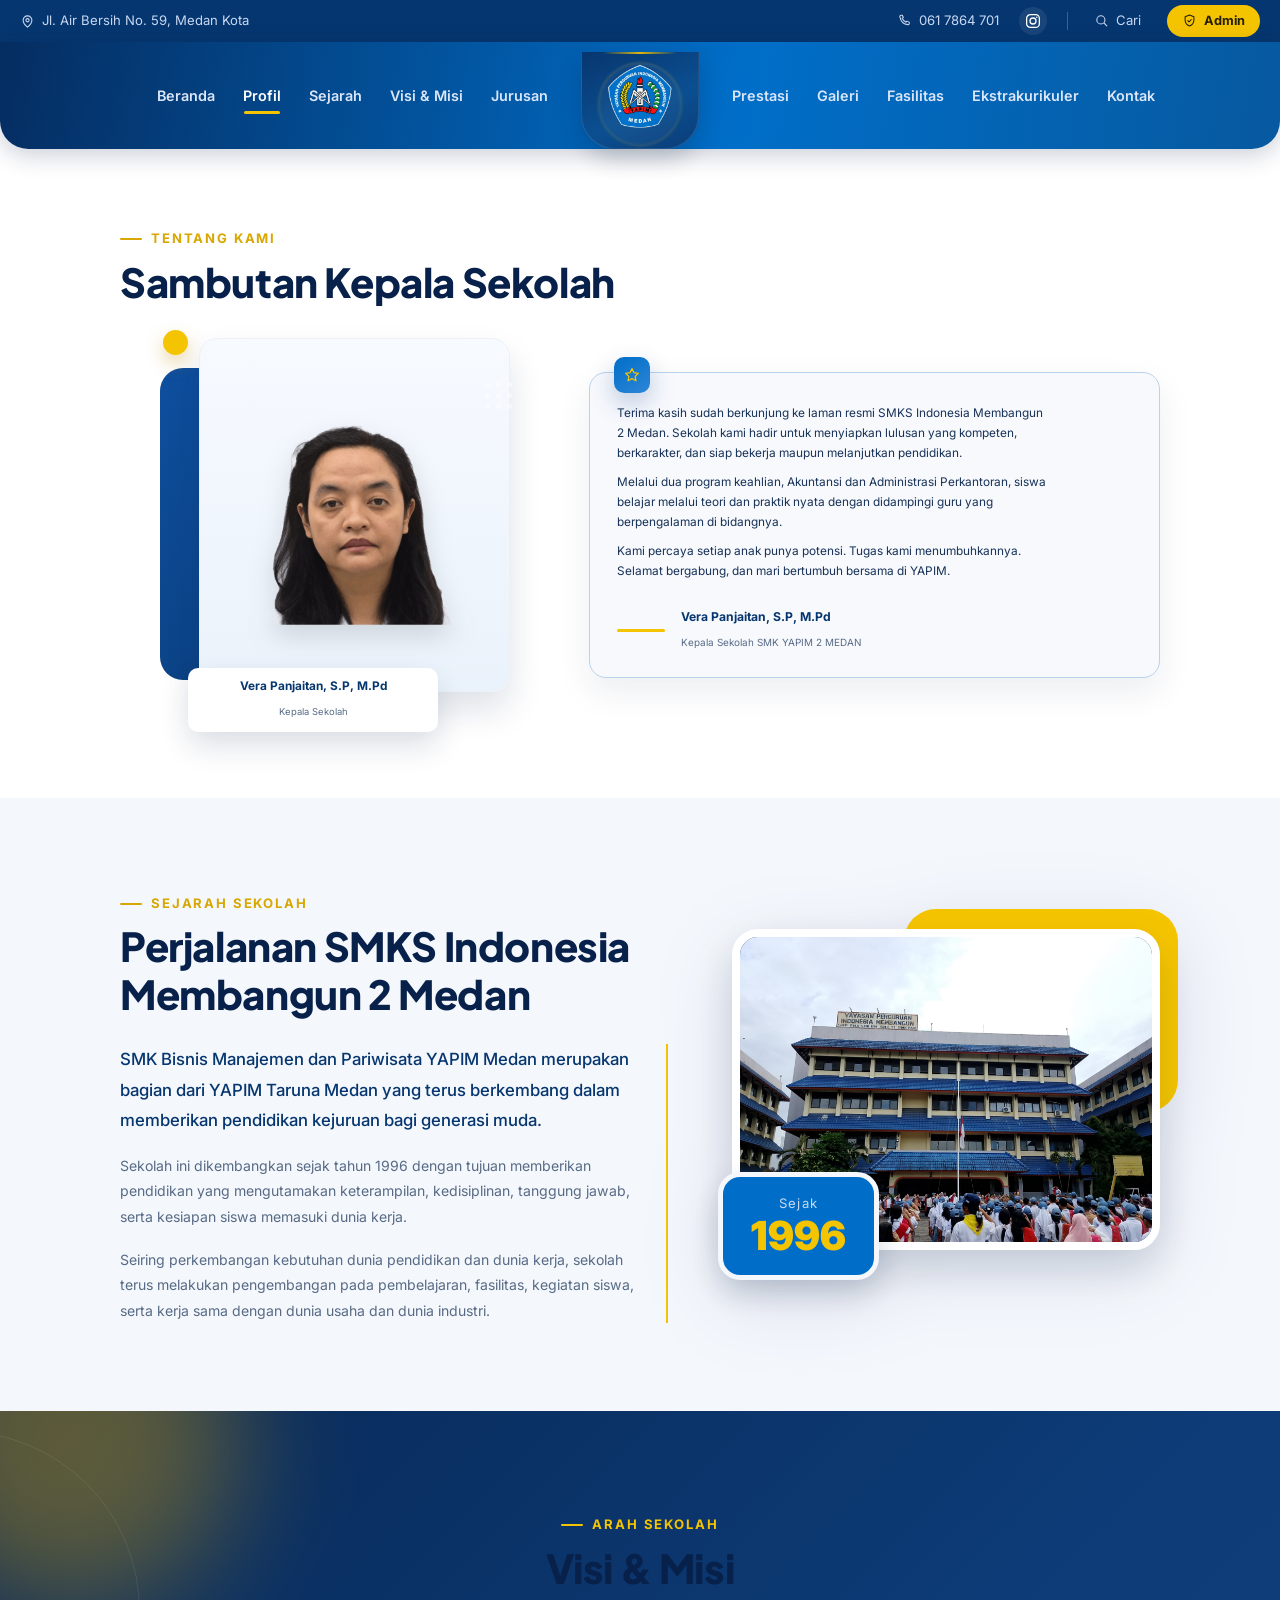
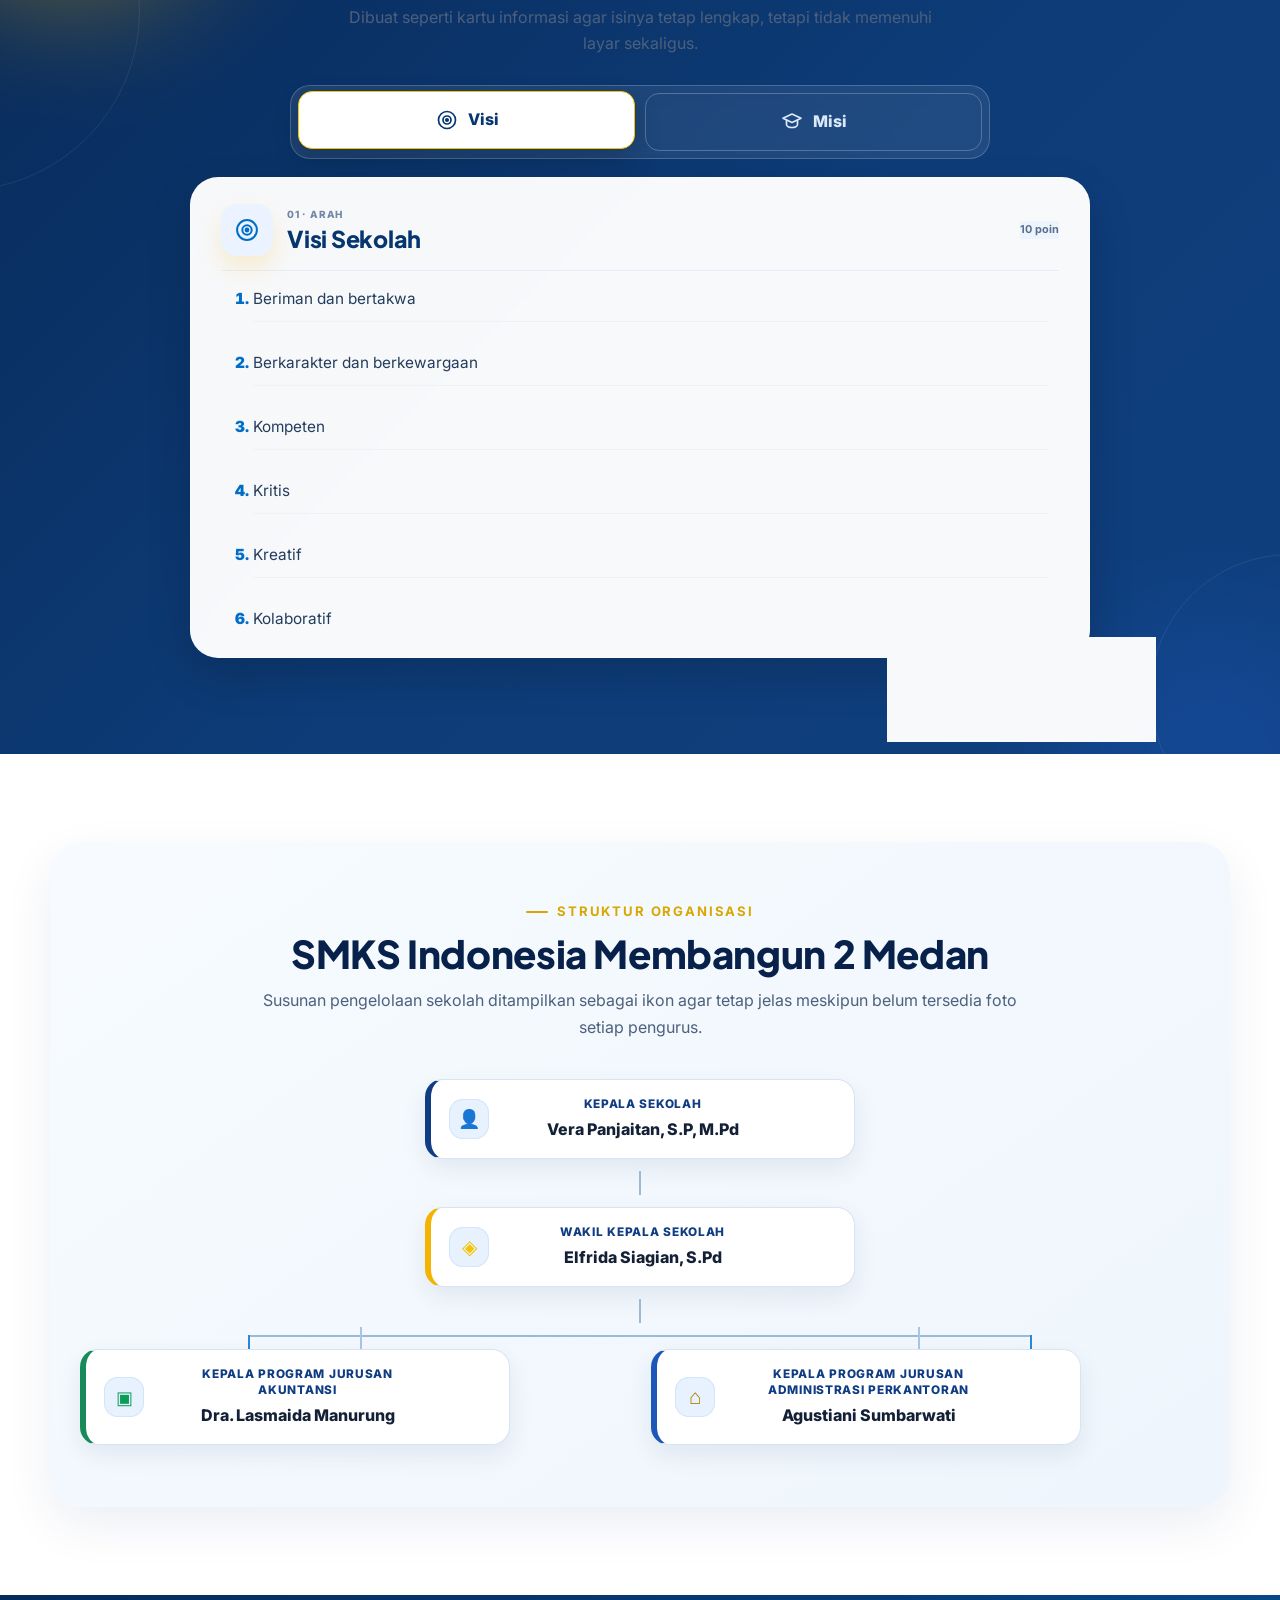
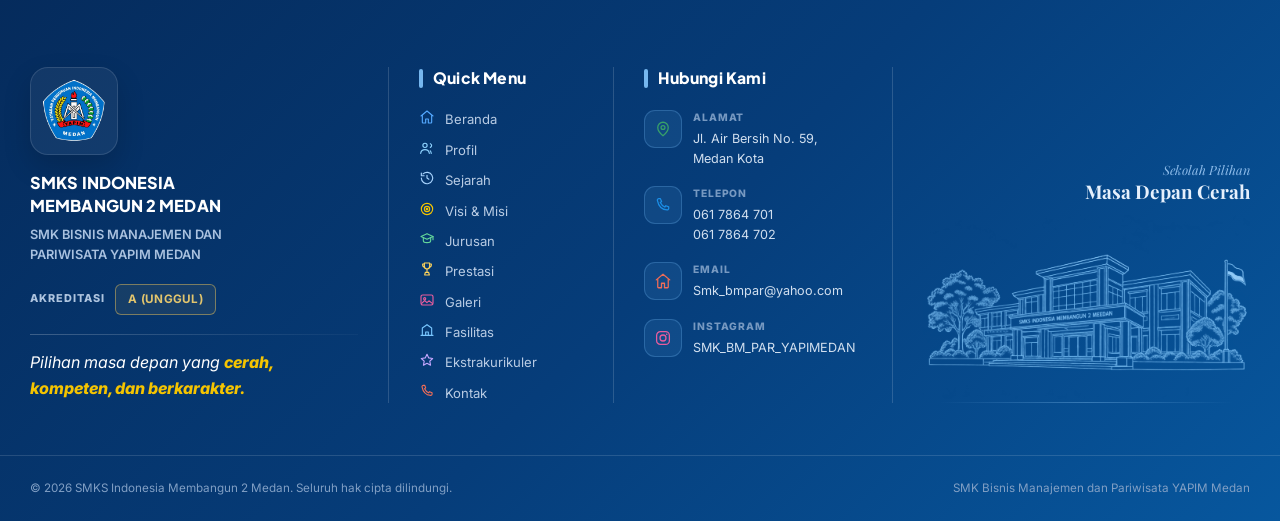
<file: profil.html>
<!DOCTYPE html>
<html lang="id">
<head>
<meta charset="UTF-8">
<meta name="viewport" content="width=device-width, initial-scale=1">

<meta name="description"
      content="SMKS Indonesia Membangun 2 Medan — SMK Bisnis Manajemen dan Pariwisata YAPIM Medan.">

<title>Profil | SMKS Indonesia Membangun 2 Medan</title>

<link rel="icon" href="assets/img/logo.png">

<!-- huruf dari Google Fonts: Plus Jakarta Sans untuk judul, Inter untuk teks, Playfair Display untuk judul bagian jurusan -->
<link rel="preconnect" href="https://fonts.googleapis.com">
<link rel="preconnect" href="https://fonts.gstatic.com" crossorigin>
<link href="https://fonts.googleapis.com/css2?family=Inter:wght@400;500;600;700&family=Playfair+Display:wght@500;600;700&family=Plus+Jakarta+Sans:wght@500;700;800&display=swap" rel="stylesheet">

<link rel="stylesheet" href="assets/css/style.css?v=1790217725">

<!-- tanda bahwa JavaScript aktif (dipakai untuk animasi muncul saat digulir) -->
<script>document.documentElement.className += ' js';</script>
</head>

<body>

<a class="lewati" href="#konten">Lewati ke isi halaman</a>


<!-- =========================================================
     BAR INFORMASI ATAS
========================================================= -->
<div class="bar-info">

    <div class="wadah wadah--lebar bar-info__isi">

        <a class="bar-info__item bar-info__alamat"
           href="https://www.google.com/maps/search/?api=1&amp;query=Jl.+Air+Bersih+No.+59+Medan+Kota"
           target="_blank"
           rel="noopener">

            <svg class="ikon" width="15" height="15" viewBox="0 0 24 24" fill="none" stroke="currentColor" stroke-width="1.7" stroke-linecap="round" stroke-linejoin="round" aria-hidden="true"><path d="M12 21s7-5.6 7-11a7 7 0 1 0-14 0c0 5.4 7 11 7 11Z"/><circle cx="12" cy="10" r="2.6"/></svg>
            <span>Jl. Air Bersih No. 59, Medan Kota</span>

        </a>

        <div class="bar-info__kanan">

            <a class="bar-info__item"
               href="tel:0617864701">

                <svg class="ikon" width="15" height="15" viewBox="0 0 24 24" fill="none" stroke="currentColor" stroke-width="1.7" stroke-linecap="round" stroke-linejoin="round" aria-hidden="true"><path d="M6.5 3.5h2l1.6 3.8-1.7 1.4a12.5 12.5 0 0 0 6 6l1.4-1.7 3.8 1.6v2a2 2 0 0 1-2.2 2C10.5 18 6 13.5 4.5 5.7a2 2 0 0 1 2-2.2Z"/></svg>
                <span>061 7864 701</span>

            </a>

            <a class="bar-info__item bar-info__ig"
               href="https://www.instagram.com/smk_bm_par_yapimedan/"
               target="_blank"
               rel="noopener"
               aria-label="Instagram SMK_BM_PAR_YAPIMEDAN"
               title="Instagram @SMK_BM_PAR_YAPIMEDAN">
                <svg class="ikon" width="18" height="18" viewBox="0 0 24 24" fill="none" stroke="currentColor" stroke-width="1.7" stroke-linecap="round" stroke-linejoin="round" aria-hidden="true"><rect x="3.5" y="3.5" width="17" height="17" rx="5"/><circle cx="12" cy="12" r="4"/><circle cx="17" cy="7" r="1.1" fill="currentColor" stroke="none"/></svg>            </a>

            <span class="bar-info__pisah" aria-hidden="true"></span>

            <button class="bar-info__cari"
                    type="button"
                    data-buka-cari
                    aria-label="Cari di halaman ini">

                <svg class="ikon" width="15" height="15" viewBox="0 0 24 24" fill="none" stroke="currentColor" stroke-width="1.7" stroke-linecap="round" stroke-linejoin="round" aria-hidden="true"><circle cx="11" cy="11" r="6.5"/><path d="m16 16 4.5 4.5"/></svg>
                <span>Cari</span>

            </button>

            <a class="bar-info__admin"
               href="#admin-online">

                <svg class="ikon" width="15" height="15" viewBox="0 0 24 24" fill="none" stroke="currentColor" stroke-width="1.7" stroke-linecap="round" stroke-linejoin="round" aria-hidden="true"><path d="M12 3.2 5 6v5.2c0 4.3 2.9 8.1 7 9.6 4.1-1.5 7-5.3 7-9.6V6Z"/><path d="m9.2 12.2 2 2 3.6-3.8"/></svg>
                <span>Admin</span>

            </a>

        </div>

    </div>

</div>


<!-- =========================================================
     NAVBAR
     Menu kiri | LOGO (tepat di tengah) | menu kanan
========================================================= -->
<header class="navbar" id="navbar">

    <nav class="wadah wadah--lebar navbar__isi" aria-label="Menu utama">

        <!-- tombol cari (hanya tampil di HP) -->
        <button class="navcari navcari--hp"
                type="button"
                data-buka-cari
                aria-label="Cari di halaman ini">

            <svg class="ikon" width="20" height="20" viewBox="0 0 24 24" fill="none" stroke="currentColor" stroke-width="1.7" stroke-linecap="round" stroke-linejoin="round" aria-hidden="true"><circle cx="11" cy="11" r="6.5"/><path d="m16 16 4.5 4.5"/></svg>
        </button>


        <!-- ================= LOGO TENGAH ================= -->
        <a class="navlogo"
           href="index.html"
           aria-label="Beranda SMK YAPIM 2 MEDAN">

            <img src="assets/img/logo.png"
                 alt="Logo SMK YAPIM 2 MEDAN"
                 class="navlogo__img"
                 data-fallback="logo">

        </a>


        <div class="navpanel" id="navPanel">

            <!-- ================= MENU KIRI ================= -->
            <ul class="navmenu navmenu--kiri">
                            <li>
                <a class="navlink"
                   href="index.html#hero"
                   data-seksi="hero">

                    <span class="navlink__ikon"><svg class="ikon" width="18" height="18" viewBox="0 0 24 24" fill="none" stroke="currentColor" stroke-width="1.7" stroke-linecap="round" stroke-linejoin="round" aria-hidden="true"><path d="M3 10.5 12 3l9 7.5"/><path d="M5 9.8V20a1 1 0 0 0 1 1h4v-6h4v6h4a1 1 0 0 0 1-1V9.8"/></svg></span>

                    <span class="navlink__teks">Beranda</span>
                </a>
            </li>
                    <li>
                <a class="navlink aktif"
                   href="profil.html"
                   data-seksi="profil">

                    <span class="navlink__ikon"><svg class="ikon" width="18" height="18" viewBox="0 0 24 24" fill="none" stroke="currentColor" stroke-width="1.7" stroke-linecap="round" stroke-linejoin="round" aria-hidden="true"><circle cx="9" cy="8" r="3.2"/><path d="M2.5 20c.6-3.6 3.3-5.5 6.5-5.5s5.9 1.9 6.5 5.5"/><path d="M17 5.5a3 3 0 0 1 0 5.6"/><path d="M18.4 20c-.2-1.6-.7-2.9-1.5-3.9"/></svg></span>

                    <span class="navlink__teks">Profil</span>
                </a>
            </li>
                    <li>
                <a class="navlink"
                   href="sejarah.html"
                   data-seksi="sejarah">

                    <span class="navlink__ikon"><svg class="ikon" width="18" height="18" viewBox="0 0 24 24" fill="none" stroke="currentColor" stroke-width="1.7" stroke-linecap="round" stroke-linejoin="round" aria-hidden="true"><path d="M3.5 12a8.5 8.5 0 1 0 2.6-6.1"/><path d="M3.5 4.5v4.2h4.2"/><path d="M12 7.8V12l2.8 1.8"/></svg></span>

                    <span class="navlink__teks">Sejarah</span>
                </a>
            </li>
                    <li>
                <a class="navlink"
                   href="visimisi.html"
                   data-seksi="visi-misi">

                    <span class="navlink__ikon"><svg class="ikon" width="18" height="18" viewBox="0 0 24 24" fill="none" stroke="currentColor" stroke-width="1.7" stroke-linecap="round" stroke-linejoin="round" aria-hidden="true"><circle cx="12" cy="12" r="8.5"/><circle cx="12" cy="12" r="4"/><circle cx="12" cy="12" r="1.2" fill="currentColor"/></svg></span>

                    <span class="navlink__teks">Visi &amp; Misi</span>
                </a>
            </li>
                    <li>
                <a class="navlink"
                   href="jurusan.html"
                   data-seksi="jurusan">

                    <span class="navlink__ikon"><svg class="ikon" width="18" height="18" viewBox="0 0 24 24" fill="none" stroke="currentColor" stroke-width="1.7" stroke-linecap="round" stroke-linejoin="round" aria-hidden="true"><path d="m12 4 9 4.2-9 4.2-9-4.2Z"/><path d="M6.5 10v4.6c0 1.6 2.6 2.9 5.5 2.9s5.5-1.3 5.5-2.9V10"/><path d="M21 8.2v5"/></svg></span>

                    <span class="navlink__teks">Jurusan</span>
                </a>
            </li>
                    </ul>

            <!-- ================= MENU KANAN ================= -->
            <ul class="navmenu navmenu--kanan">
                            <li>
                <a class="navlink"
                   href="prestasi.html"
                   data-seksi="prestasi">

                    <span class="navlink__ikon"><svg class="ikon" width="18" height="18" viewBox="0 0 24 24" fill="none" stroke="currentColor" stroke-width="1.7" stroke-linecap="round" stroke-linejoin="round" aria-hidden="true"><path d="M8 3h8v5a4 4 0 0 1-8 0Z"/><path d="M8 4.5H5.5V6a3 3 0 0 0 3 3"/><path d="M16 4.5h2.5V6a3 3 0 0 1-3 3"/><path d="M12 12v4"/><path d="M8.5 21h7l-1-4h-5Z"/></svg></span>

                    <span class="navlink__teks">Prestasi</span>
                </a>
            </li>
                    <li>
                <a class="navlink"
                   href="galeri.html"
                   data-seksi="galeri">

                    <span class="navlink__ikon"><svg class="ikon" width="18" height="18" viewBox="0 0 24 24" fill="none" stroke="currentColor" stroke-width="1.7" stroke-linecap="round" stroke-linejoin="round" aria-hidden="true"><rect x="3" y="4.5" width="18" height="15" rx="2.5"/><circle cx="8.5" cy="10" r="1.6"/><path d="m4 17 4.5-4.2 3.4 3.1 3-2.7L20 17"/></svg></span>

                    <span class="navlink__teks">Galeri</span>
                </a>
            </li>
                    <li>
                <a class="navlink"
                   href="fasilitas.html"
                   data-seksi="fasilitas">

                    <span class="navlink__ikon"><svg class="ikon" width="18" height="18" viewBox="0 0 24 24" fill="none" stroke="currentColor" stroke-width="1.7" stroke-linecap="round" stroke-linejoin="round" aria-hidden="true"><path d="M3 20h18"/><path d="M5 20V9l7-5 7 5v11"/><path d="M10 20v-5h4v5"/></svg></span>

                    <span class="navlink__teks">Fasilitas</span>
                </a>
            </li>
                    <li>
                <a class="navlink"
                   href="ekstrakurikuler.html"
                   data-seksi="ekstrakurikuler">

                    <span class="navlink__ikon"><svg class="ikon" width="18" height="18" viewBox="0 0 24 24" fill="none" stroke="currentColor" stroke-width="1.7" stroke-linecap="round" stroke-linejoin="round" aria-hidden="true"><path d="m12 3.5 2.6 5.4 5.9.8-4.3 4.1 1.1 5.9L12 16.9l-5.3 2.8 1.1-5.9-4.3-4.1 5.9-.8Z"/></svg></span>

                    <span class="navlink__teks">Ekstrakurikuler</span>
                </a>
            </li>
                    <li>
                <a class="navlink"
                   href="kontak.html"
                   data-seksi="kontak">

                    <span class="navlink__ikon"><svg class="ikon" width="18" height="18" viewBox="0 0 24 24" fill="none" stroke="currentColor" stroke-width="1.7" stroke-linecap="round" stroke-linejoin="round" aria-hidden="true"><path d="M6.5 3.5h2l1.6 3.8-1.7 1.4a12.5 12.5 0 0 0 6 6l1.4-1.7 3.8 1.6v2a2 2 0 0 1-2.2 2C10.5 18 6 13.5 4.5 5.7a2 2 0 0 1 2-2.2Z"/></svg></span>

                    <span class="navlink__teks">Kontak</span>
                </a>
            </li>
                    </ul>

            <!-- tombol admin (hanya tampil di HP) -->
            <a class="tombol tombol--admin navpanel__admin"
               href="#admin-online">

                <svg class="ikon" width="17" height="17" viewBox="0 0 24 24" fill="none" stroke="currentColor" stroke-width="1.7" stroke-linecap="round" stroke-linejoin="round" aria-hidden="true"><path d="M12 3.2 5 6v5.2c0 4.3 2.9 8.1 7 9.6 4.1-1.5 7-5.3 7-9.6V6Z"/><path d="m9.2 12.2 2 2 3.6-3.8"/></svg>
                Admin

            </a>

        </div>


        <!-- ================= BURGER HP ================= -->
        <button class="navburger"
                type="button"
                id="tombolBurger"
                aria-label="Buka menu"
                aria-expanded="false"
                aria-controls="navPanel">

            <span></span>
            <span></span>
            <span></span>

        </button>

    </nav>

</header>


<!-- =========================================================
     PENCARIAN
========================================================= -->
<div class="caribox" id="kotakCari" hidden>

    <div class="caribox__isi">

        <div class="caribox__input">

            <svg class="ikon" width="20" height="20" viewBox="0 0 24 24" fill="none" stroke="currentColor" stroke-width="1.7" stroke-linecap="round" stroke-linejoin="round" aria-hidden="true"><circle cx="11" cy="11" r="6.5"/><path d="m16 16 4.5 4.5"/></svg>
            <input type="search"
                   id="inputCari"
                   placeholder="Cari jurusan, prestasi, fasilitas, kontak…"
                   autocomplete="off">

            <button type="button"
                    id="tutupCari"
                    aria-label="Tutup pencarian">

                <svg class="ikon" width="20" height="20" viewBox="0 0 24 24" fill="none" stroke="currentColor" stroke-width="1.7" stroke-linecap="round" stroke-linejoin="round" aria-hidden="true"><path d="m6 6 12 12M18 6 6 18"/></svg>
            </button>

        </div>

        <div class="caribox__hasil"
             id="hasilCari">

            <p class="caribox__kosong">
                Ketik kata kunci, misalnya
                <b>jurusan</b>
                atau
                <b>kantin</b>.
            </p>

        </div>

    </div>

</div>


<main id="konten"><section class="sambutan seksi" id="profil">
  <div class="wadah sambutan__wrap">

    <!-- JUDUL -->
    <div class="sambutan__heading reveal" data-anim="atas">
      <p class="seksi__label">Tentang Kami</p>
      <h2 class="seksi__judul">Sambutan Kepala Sekolah</h2>
    </div>

    <div class="sambutan__grid">

      <!-- FOTO KEPALA SEKOLAH -->
      <div class="sambutan__foto reveal" data-anim="kiri">

        <!-- dekorasi biru -->
        <div class="sambutan__shape"></div>

        <!-- aksen kuning -->
        <span class="sambutan__dot sambutan__dot--one"></span>
        <span class="sambutan__dot sambutan__dot--two"></span>

        <!-- titik-titik dekorasi -->
        <div class="sambutan__dots">
          <i></i><i></i><i></i>
          <i></i><i></i><i></i>
          <i></i><i></i><i></i>
        </div>

        <!-- FOTO IBU -->
        <div class="sambutan__foto-box">
          <img
            class="sambutan__gambar"
            src="assets/img/kepala-sekolah.png"
            alt="Vera Panjaitan, S.P, M.Pd"
            data-fallback="orang"
          >
        </div>

        <!-- NAMA -->
        <div class="sambutan__kartu-nama">
          <strong>Vera Panjaitan, S.P, M.Pd</strong>
          <span>Kepala Sekolah</span>
        </div>

      </div>


      <!-- ISI SAMBUTAN -->
      <div class="sambutan__teks reveal" data-anim="kanan">

        <div class="sambutan__box">

          <!-- ikon kutip -->
          <div class="sambutan__quote-icon">
            <svg class="ikon" width="18" height="18" viewBox="0 0 24 24" fill="none" stroke="currentColor" stroke-width="1.7" stroke-linecap="round" stroke-linejoin="round" aria-hidden="true"><path d="m12 3.5 2.6 5.4 5.9.8-4.3 4.1 1.1 5.9L12 16.9l-5.3 2.8 1.1-5.9-4.3-4.1 5.9-.8Z"/></svg>          </div>

          <p class="sambutan__salam">
            Salam sejahtera bagi kita semua.          </p>

                      <p class="sambutan__paragraf">
              Terima kasih sudah berkunjung ke laman resmi SMKS Indonesia Membangun 2 Medan. Sekolah kami hadir untuk menyiapkan lulusan yang kompeten, berkarakter, dan siap bekerja maupun melanjutkan pendidikan.            </p>
                      <p class="sambutan__paragraf">
              Melalui dua program keahlian, Akuntansi dan Administrasi Perkantoran, siswa belajar melalui teori dan praktik nyata dengan didampingi guru yang berpengalaman di bidangnya.            </p>
                      <p class="sambutan__paragraf">
              Kami percaya setiap anak punya potensi. Tugas kami menumbuhkannya. Selamat bergabung, dan mari bertumbuh bersama di YAPIM.            </p>
          
          <!-- TANDA TANGAN -->
          <div class="sambutan__ttd">
            <span class="sambutan__garis"></span>

            <div class="sambutan__ttd-info">
              <strong>Vera Panjaitan, S.P, M.Pd</strong>

              <span>
                Kepala Sekolah                SMK YAPIM 2 MEDAN              </span>
            </div>
          </div>

        </div>

      </div>

    </div>
  </div>
</section><section class="sejarah seksi" id="sejarah">

    <div class="wadah sejarah__grid">

        <!-- ================= FOTO SEJARAH ================= -->
        <!-- GANTI src di bawah jika ingin memakai foto sejarah khusus. -->
        <div class="sejarah__visual reveal" data-anim="kiri">

            <div class="sejarah__foto">
                <img src="assets/img/foto-sejarah.jpg"
                     alt="Foto sejarah SMKS Indonesia Membangun 2 Medan"
                     loading="lazy">
            </div>

            <div class="sejarah__lencana">
                <small>Sejak</small>
                <strong>1996</strong>
            </div>

        </div>


        <!-- ================= TULISAN ================= -->
        <div class="sejarah__isi">

            <div class="sejarah__kepala reveal" data-anim="kanan">

                <p class="seksi__label">Sejarah Sekolah</p>

                <h2 class="seksi__judul">
                    Perjalanan SMKS Indonesia Membangun 2 Medan
                </h2>

            </div>

            <div class="sejarah__teks">
                                    <p class="sejarah__paragraf sejarah__paragraf--awal reveal"
                       data-anim="kanan"
                       style="--tunda: 130ms">
                        SMK Bisnis Manajemen dan Pariwisata YAPIM Medan merupakan bagian dari YAPIM Taruna Medan yang terus berkembang dalam memberikan pendidikan kejuruan bagi generasi muda.                    </p>
                                    <p class="sejarah__paragraf reveal"
                       data-anim="kanan"
                       style="--tunda: 260ms">
                        Sekolah ini dikembangkan sejak tahun 1996 dengan tujuan memberikan pendidikan yang mengutamakan keterampilan, kedisiplinan, tanggung jawab, serta kesiapan siswa memasuki dunia kerja.                    </p>
                                    <p class="sejarah__paragraf reveal"
                       data-anim="kanan"
                       style="--tunda: 390ms">
                        Seiring perkembangan kebutuhan dunia pendidikan dan dunia kerja, sekolah terus melakukan pengembangan pada pembelajaran, fasilitas, kegiatan siswa, serta kerja sama dengan dunia usaha dan dunia industri.                    </p>
                            </div>

        </div>

    </div>

</section>
<section class="visimisi seksi" id="visi-misi">
  <div class="visimisi__dekor" aria-hidden="true">
    <span class="visimisi__orb visimisi__orb--1"></span>
    <span class="visimisi__orb visimisi__orb--2"></span>
    <span class="visimisi__ring visimisi__ring--1"></span>
    <span class="visimisi__ring visimisi__ring--2"></span>
  </div>

  <div class="wadah">
    <div class="seksi__kepala seksi__kepala--tengah reveal">
      <p class="seksi__label seksi__label--terang">Arah Sekolah</p>
      <h2 class="seksi__judul seksi__judul--terang">Visi &amp; Misi</h2>
      <p class="seksi__ket seksi__ket--terang">Dibuat seperti kartu informasi agar isinya tetap lengkap, tetapi tidak memenuhi layar sekaligus.</p>
    </div>

    <div class="vm-tabs" role="tablist" aria-label="Visi dan Misi Sekolah">
      <button class="vm-tab aktif" type="button" role="tab" aria-selected="true" aria-controls="panel-visi" id="tab-visi" data-vm-tab="visi">
        <span class="vm-tab__icon"><svg class="ikon" width="24" height="24" viewBox="0 0 24 24" fill="none" stroke="currentColor" stroke-width="1.7" stroke-linecap="round" stroke-linejoin="round" aria-hidden="true"><circle cx="12" cy="12" r="8.5"/><circle cx="12" cy="12" r="4"/><circle cx="12" cy="12" r="1.2" fill="currentColor"/></svg></span>
        <span>Visi</span>
      </button>
      <button class="vm-tab" type="button" role="tab" aria-selected="false" aria-controls="panel-misi" id="tab-misi" data-vm-tab="misi">
        <span class="vm-tab__icon"><svg class="ikon" width="24" height="24" viewBox="0 0 24 24" fill="none" stroke="currentColor" stroke-width="1.7" stroke-linecap="round" stroke-linejoin="round" aria-hidden="true"><path d="m12 4 9 4.2-9 4.2-9-4.2Z"/><path d="M6.5 10v4.6c0 1.6 2.6 2.9 5.5 2.9s5.5-1.3 5.5-2.9V10"/></svg></span>
        <span>Misi</span>
      </button>
    </div>

    <div class="vm-showcase">
      <article class="vm-card vm-card--visi vm-aktif" id="panel-visi" role="tabpanel" aria-labelledby="tab-visi">
        <div class="vm-card__top">
          <span class="vm-card__ikon"><svg class="ikon" width="28" height="28" viewBox="0 0 24 24" fill="none" stroke="currentColor" stroke-width="1.7" stroke-linecap="round" stroke-linejoin="round" aria-hidden="true"><circle cx="12" cy="12" r="8.5"/><circle cx="12" cy="12" r="4"/><circle cx="12" cy="12" r="1.2" fill="currentColor"/></svg></span>
          <div><small>01 · ARAH</small><h3>Visi Sekolah</h3></div>
          <span class="vm-card__count">10 poin</span>
        </div>
        <div class="vm-card__scroll"><ol><li>Beriman dan bertakwa</li><li>Berkarakter dan berkewargaan</li><li>Kompeten</li><li>Kritis</li><li>Kreatif</li><li>Kolaboratif</li><li>Mandiri</li><li>Sehat</li><li>Komunikatif</li><li>Siap bekerja, melanjutkan pendidikan, dan berwirausaha</li></ol></div>
      </article>

      <article class="vm-card vm-card--misi" id="panel-misi" role="tabpanel" aria-labelledby="tab-misi" hidden>
        <div class="vm-card__top">
          <span class="vm-card__ikon"><svg class="ikon" width="28" height="28" viewBox="0 0 24 24" fill="none" stroke="currentColor" stroke-width="1.7" stroke-linecap="round" stroke-linejoin="round" aria-hidden="true"><path d="m12 4 9 4.2-9 4.2-9-4.2Z"/><path d="M6.5 10v4.6c0 1.6 2.6 2.9 5.5 2.9s5.5-1.3 5.5-2.9V10"/></svg></span>
          <div><small>02 · LANGKAH</small><h3>Misi Sekolah</h3></div>
          <span class="vm-card__count">11 poin</span>
        </div>
        <div class="vm-card__scroll"><ol><li>Menyelenggarakan pembelajaran yang berpusat pada peserta didik</li><li>Menerapkan Pembelajaran Mendalam</li><li>Meningkatkan kemampuan literasi dan numerasi peserta didik</li><li>Mengembangkan delapan dimensi Profil Lulusan</li><li>Meningkatkan kompetensi kejuruan peserta didik</li><li>Memperkuat link and match dengan dunia usaha, dunia industri, dan dunia kerja</li><li>Membangun budaya kerja profesional</li><li>Meningkatkan kompetensi dan profesionalisme pendidik</li><li>Menciptakan lingkungan sekolah yang aman, nyaman, sehat, inklusif, dan berbudaya positif</li><li>Mengembangkan budaya kewirausahaan dan inovasi</li><li>Melaksanakan evaluasi dan perbaikan kurikulum secara berkelanjutan dengan menggunakan data Rapor Pendidikan, hasil asesmen, hasil PKL, masukan peserta didik, guru, orang tua, komite sekolah, dan mitra dunia kerja.</li></ol></div>
      </article>
    </div>
  </div>
</section>
<section class="struktur seksi" id="struktur">
  <div class="wadah">
    <div class="struktur__papan reveal">
      <div class="struktur__kepala">
        <p class="seksi__label">Struktur Organisasi</p>
        <h2 class="seksi__judul">SMKS Indonesia Membangun 2 Medan</h2>
        <p class="seksi__ket">Susunan pengelolaan sekolah ditampilkan sebagai ikon agar tetap jelas meskipun belum tersedia foto setiap pengurus.</p>
      </div>
      <div class="struktur__bagan">
        <div class="simpul simpul--utama">
          <span class="simpul__jabatan">Kepala Sekolah</span>
          <span class="simpul__nama">Vera Panjaitan, S.P, M.Pd</span>
        </div>
        <span class="garis garis--tegak" aria-hidden="true"></span>
        <div class="simpul simpul--utama">
          <span class="simpul__jabatan">Wakil Kepala Sekolah</span>
          <span class="simpul__nama">Elfrida Siagian, S.Pd</span>
        </div>
        <span class="garis garis--tegak" aria-hidden="true"></span>
        <span class="garis garis--cabang" aria-hidden="true"></span>
        <div class="struktur__cabang">
                    <div class="simpul simpul--cabang">
            <span class="simpul__jabatan">Kepala Program Jurusan<br>Akuntansi</span>
            <span class="simpul__nama">Dra. Lasmaida Manurung</span>
          </div>
                    <div class="simpul simpul--cabang">
            <span class="simpul__jabatan">Kepala Program Jurusan<br>Administrasi Perkantoran</span>
            <span class="simpul__nama">Agustiani Sumbarwati</span>
          </div>
                  </div>
      </div>
    </div>
  </div>
</section>
</main>
<!-- /#konten -->


<!-- =========================================================
     FOOTER
========================================================= -->
<footer class="site-footer">

    <div class="footer-container">

        <!-- =================================================
             IDENTITAS SEKOLAH
        ================================================== -->
        <div class="footer-brand footer-column">

            <!-- LOGO SEKOLAH -->
            <div class="footer-brand__logo">
                <img
                    src="assets/img/logo.png"
                    alt="Logo SMKS Indonesia Membangun 2 Medan"
                >
            </div>

            <!-- NAMA SEKOLAH -->
            <div class="footer-brand__name">

                <h3>
                    SMKS INDONESIA<br>
                    MEMBANGUN 2 MEDAN
                </h3>

                <p>
                    SMK BISNIS MANAJEMEN DAN<br>
                    PARIWISATA YAPIM MEDAN
                </p>

            </div>

            <!-- AKREDITASI -->
            <div class="footer-accreditation">

                <span class="footer-accreditation__label">
                    AKREDITASI
                </span>

                <strong>
                    A (UNGGUL)
                </strong>

            </div>

            <!-- GARIS -->
            <div class="footer-brand__line"></div>

            <!-- SLOGAN -->
            <p class="footer-brand__slogan">
                Pilihan masa depan yang
                <span class="footer-brand__highlight">cerah, kompeten, dan berkarakter.</span>
            </p>

        </div>


        <!-- =================================================
             QUICK MENU
        ================================================== -->
        <div class="footer-menu footer-column">

            <h3 class="footer-title">
                <span></span>
                Quick Menu
            </h3>

            <ul class="footer-links">
                <li><a href="index.html#hero"><span class="footer-menu__icon footer-icon--home"><svg class="ikon" width="16" height="16" viewBox="0 0 24 24" fill="none" stroke="currentColor" stroke-width="1.7" stroke-linecap="round" stroke-linejoin="round" aria-hidden="true"><path d="M3 10.5 12 3l9 7.5"/><path d="M5 9.8V20a1 1 0 0 0 1 1h4v-6h4v6h4a1 1 0 0 0 1-1V9.8"/></svg></span><span>Beranda</span></a></li>
                <li><a href="profil.html"><span class="footer-menu__icon footer-icon--profile"><svg class="ikon" width="16" height="16" viewBox="0 0 24 24" fill="none" stroke="currentColor" stroke-width="1.7" stroke-linecap="round" stroke-linejoin="round" aria-hidden="true"><circle cx="9" cy="8" r="3.2"/><path d="M2.5 20c.6-3.6 3.3-5.5 6.5-5.5s5.9 1.9 6.5 5.5"/><path d="M17 5.5a3 3 0 0 1 0 5.6"/><path d="M18.4 20c-.2-1.6-.7-2.9-1.5-3.9"/></svg></span><span>Profil</span></a></li>
                <li><a href="sejarah.html"><span class="footer-menu__icon footer-icon--history"><svg class="ikon" width="16" height="16" viewBox="0 0 24 24" fill="none" stroke="currentColor" stroke-width="1.7" stroke-linecap="round" stroke-linejoin="round" aria-hidden="true"><path d="M3.5 12a8.5 8.5 0 1 0 2.6-6.1"/><path d="M3.5 4.5v4.2h4.2"/><path d="M12 7.8V12l2.8 1.8"/></svg></span><span>Sejarah</span></a></li>
                <li><a href="visimisi.html"><span class="footer-menu__icon footer-icon--visi"><svg class="ikon" width="16" height="16" viewBox="0 0 24 24" fill="none" stroke="currentColor" stroke-width="1.7" stroke-linecap="round" stroke-linejoin="round" aria-hidden="true"><circle cx="12" cy="12" r="8.5"/><circle cx="12" cy="12" r="4"/><circle cx="12" cy="12" r="1.2" fill="currentColor"/></svg></span><span>Visi &amp; Misi</span></a></li>
                <li><a href="jurusan.html"><span class="footer-menu__icon footer-icon--study"><svg class="ikon" width="16" height="16" viewBox="0 0 24 24" fill="none" stroke="currentColor" stroke-width="1.7" stroke-linecap="round" stroke-linejoin="round" aria-hidden="true"><path d="m12 4 9 4.2-9 4.2-9-4.2Z"/><path d="M6.5 10v4.6c0 1.6 2.6 2.9 5.5 2.9s5.5-1.3 5.5-2.9V10"/><path d="M21 8.2v5"/></svg></span><span>Jurusan</span></a></li>
                <li><a href="prestasi.html"><span class="footer-menu__icon footer-icon--prestasi"><svg class="ikon" width="16" height="16" viewBox="0 0 24 24" fill="none" stroke="currentColor" stroke-width="1.7" stroke-linecap="round" stroke-linejoin="round" aria-hidden="true"><path d="M8 3h8v5a4 4 0 0 1-8 0Z"/><path d="M8 4.5H5.5V6a3 3 0 0 0 3 3"/><path d="M16 4.5h2.5V6a3 3 0 0 1-3 3"/><path d="M12 12v4"/><path d="M8.5 21h7l-1-4h-5Z"/></svg></span><span>Prestasi</span></a></li>
                <li><a href="galeri.html"><span class="footer-menu__icon footer-icon--gallery"><svg class="ikon" width="16" height="16" viewBox="0 0 24 24" fill="none" stroke="currentColor" stroke-width="1.7" stroke-linecap="round" stroke-linejoin="round" aria-hidden="true"><rect x="3" y="4.5" width="18" height="15" rx="2.5"/><circle cx="8.5" cy="10" r="1.6"/><path d="m4 17 4.5-4.2 3.4 3.1 3-2.7L20 17"/></svg></span><span>Galeri</span></a></li>
                <li><a href="fasilitas.html"><span class="footer-menu__icon footer-icon--building"><svg class="ikon" width="16" height="16" viewBox="0 0 24 24" fill="none" stroke="currentColor" stroke-width="1.7" stroke-linecap="round" stroke-linejoin="round" aria-hidden="true"><path d="M3 20h18"/><path d="M5 20V9l7-5 7 5v11"/><path d="M10 20v-5h4v5"/></svg></span><span>Fasilitas</span></a></li>
                <li><a href="ekstrakurikuler.html"><span class="footer-menu__icon footer-icon--extra"><svg class="ikon" width="16" height="16" viewBox="0 0 24 24" fill="none" stroke="currentColor" stroke-width="1.7" stroke-linecap="round" stroke-linejoin="round" aria-hidden="true"><path d="m12 3.5 2.6 5.4 5.9.8-4.3 4.1 1.1 5.9L12 16.9l-5.3 2.8 1.1-5.9-4.3-4.1 5.9-.8Z"/></svg></span><span>Ekstrakurikuler</span></a></li>
                <li><a href="kontak.html"><span class="footer-menu__icon footer-icon--contact"><svg class="ikon" width="16" height="16" viewBox="0 0 24 24" fill="none" stroke="currentColor" stroke-width="1.7" stroke-linecap="round" stroke-linejoin="round" aria-hidden="true"><path d="M6.5 3.5h2l1.6 3.8-1.7 1.4a12.5 12.5 0 0 0 6 6l1.4-1.7 3.8 1.6v2a2 2 0 0 1-2.2 2C10.5 18 6 13.5 4.5 5.7a2 2 0 0 1 2-2.2Z"/></svg></span><span>Kontak</span></a></li>
            </ul>

        </div>


        <!-- =================================================
             HUBUNGI KAMI
        ================================================== -->
        <div class="footer-contact footer-column">

            <h3 class="footer-title">
                <span></span>
                Hubungi Kami
            </h3>

            <ul class="footer-contact__list">


                <!-- ================= ALAMAT ================= -->
                <li>

                    <div class="footer-contact__icon footer-contact__icon--location">
                        <svg class="ikon" width="18" height="18" viewBox="0 0 24 24" fill="none" stroke="currentColor" stroke-width="1.7" stroke-linecap="round" stroke-linejoin="round" aria-hidden="true"><path d="M12 21s7-5.6 7-11a7 7 0 1 0-14 0c0 5.4 7 11 7 11Z"/><circle cx="12" cy="10" r="2.6"/></svg>                    </div>

                    <div>

                        <small>Alamat</small>

                        <a
                            href="https://www.google.com/maps/search/?api=1&amp;query=Jl.+Air+Bersih+No.+59+Medan+Kota"
                            target="_blank"
                            rel="noopener noreferrer"
                        >
                            Jl. Air Bersih No. 59, Medan Kota                        </a>

                    </div>

                </li>


                <!-- ================= TELEPON ================= -->
                <li>

                    <div class="footer-contact__icon footer-contact__icon--phone">
                        <svg class="ikon" width="18" height="18" viewBox="0 0 24 24" fill="none" stroke="currentColor" stroke-width="1.7" stroke-linecap="round" stroke-linejoin="round" aria-hidden="true"><path d="M6.5 3.5h2l1.6 3.8-1.7 1.4a12.5 12.5 0 0 0 6 6l1.4-1.7 3.8 1.6v2a2 2 0 0 1-2.2 2C10.5 18 6 13.5 4.5 5.7a2 2 0 0 1 2-2.2Z"/></svg>                    </div>

                    <div>

                        <small>Telepon</small>

                        <a href="tel:0617864701">
                            061 7864 701
                        </a>

                        <a href="tel:0617864702">
                            061 7864 702
                        </a>

                    </div>

                </li>


                <!-- ================= EMAIL ================= -->
                <li>

                    <div class="footer-contact__icon footer-contact__icon--email">
                        <svg class="ikon" width="18" height="18" viewBox="0 0 24 24" fill="none" stroke="currentColor" stroke-width="1.7" stroke-linecap="round" stroke-linejoin="round" aria-hidden="true"><path d="M3 10.5 12 3l9 7.5"/><path d="M5 9.8V20a1 1 0 0 0 1 1h4v-6h4v6h4a1 1 0 0 0 1-1V9.8"/></svg>                    </div>

                    <div>

                        <small>Email</small>

                        <a href="mailto:Smk_bmpar@yahoo.com">
                            Smk_bmpar@yahoo.com                        </a>

                    </div>

                </li>


                <!-- ================= INSTAGRAM ================= -->
                <li>

                    <div class="footer-contact__icon footer-contact__icon--instagram">
                        <svg class="ikon" width="18" height="18" viewBox="0 0 24 24" fill="none" stroke="currentColor" stroke-width="1.7" stroke-linecap="round" stroke-linejoin="round" aria-hidden="true"><rect x="3.5" y="3.5" width="17" height="17" rx="5"/><circle cx="12" cy="12" r="4"/><circle cx="17" cy="7" r="1.1" fill="currentColor" stroke="none"/></svg>                    </div>

                    <div>

                        <small>Instagram</small>

                        <a
                            href="https://www.instagram.com/smk_bm_par_yapimedan/"
                            target="_blank"
                            rel="noopener noreferrer"
                        >
                            SMK_BM_PAR_YAPIMEDAN                        </a>

                    </div>

                </li>

            </ul>

        </div>


        <!-- =================================================
             ILUSTRASI GEDUNG
        ================================================== -->
        <div class="footer-building footer-column">

            <div class="footer-building__text">

                <span>
                    Sekolah Pilihan
                </span>

                <strong>
                    Masa Depan Cerah
                </strong>

            </div>


            <!-- =================================================
                 GAMBAR ILUSTRASI GEDUNG
                 FILE:
                 assets/img/footer-gedung.png
            ================================================== -->
            <img
                src="assets/img/ilustrasi-gedung.png"
                alt="Ilustrasi gedung SMKS Indonesia Membangun 2 Medan"
                loading="lazy"
            >


            <!-- GARIS BAWAH GEDUNG -->
            <div class="footer-building__line"></div>

        </div>

    </div>


    <!-- =====================================================
         FOOTER BOTTOM
    ====================================================== -->
    <div class="footer-bottom">

        <div class="footer-bottom__container">

            <p>
                &copy; 2026                SMKS Indonesia Membangun 2 Medan.
                Seluruh hak cipta dilindungi.
            </p>

            <p>
                SMK Bisnis Manajemen dan Pariwisata YAPIM Medan
            </p>

        </div>

    </div>

</footer>


<!-- =========================================================
     TOMBOL KEMBALI KE ATAS
========================================================= -->
<button
    class="ke-atas"
    id="keAtas"
    type="button"
    aria-label="Kembali ke atas"
>
    <svg class="ikon" width="20" height="20" viewBox="0 0 24 24" fill="none" stroke="currentColor" stroke-width="1.7" stroke-linecap="round" stroke-linejoin="round" aria-hidden="true"><path d="M12 19.5v-14"/><path d="m6 11 6-6 6 6"/></svg></button>


<!-- =========================================================
     LIGHTBOX
========================================================= -->
<div
    class="lightbox"
    id="lightbox"
    hidden
>

    <!-- TUTUP -->
    <button
        class="lightbox__tutup"
        id="lightboxTutup"
        aria-label="Tutup"
    >
        <svg class="ikon" width="24" height="24" viewBox="0 0 24 24" fill="none" stroke="currentColor" stroke-width="1.7" stroke-linecap="round" stroke-linejoin="round" aria-hidden="true"><path d="m6 6 12 12M18 6 6 18"/></svg>    </button>


    <!-- SEBELUMNYA -->
    <button
        class="lightbox__nav lightbox__nav--kiri"
        id="lightboxKiri"
        aria-label="Sebelumnya"
    >
        <svg class="ikon" width="22" height="22" viewBox="0 0 24 24" fill="none" stroke="currentColor" stroke-width="1.7" stroke-linecap="round" stroke-linejoin="round" aria-hidden="true"><path d="M19.5 12h-14"/><path d="m11 6-6 6 6 6"/></svg>    </button>


    <!-- BERIKUTNYA -->
    <button
        class="lightbox__nav lightbox__nav--kanan"
        id="lightboxKanan"
        aria-label="Berikutnya"
    >
        <svg class="ikon" width="22" height="22" viewBox="0 0 24 24" fill="none" stroke="currentColor" stroke-width="1.7" stroke-linecap="round" stroke-linejoin="round" aria-hidden="true"><path d="M4.5 12h14"/><path d="m13 6 6 6-6 6"/></svg>    </button>


    <!-- ISI LIGHTBOX -->
    <figure class="lightbox__isi">

        <img
            id="lightboxImg"
            alt=""
            data-tanpa-pengganti
        >

        <figcaption>

            <h4 id="lightboxJudul"></h4>

            <p id="lightboxKet"></p>

        </figcaption>

    </figure>

</div>


<!-- =========================================================
     JAVASCRIPT
========================================================= -->
<script src="assets/js/main.js?v=1790217725"></script>

<script>document.addEventListener("click",function(e){const a=e.target.closest('a[href="#admin-online"]');if(a){e.preventDefault();alert("Login Admin digunakan pada website asli/server. Versi demo ini hanya untuk melihat seluruh tampilan website.");}});</script></body>
</html>
</file>
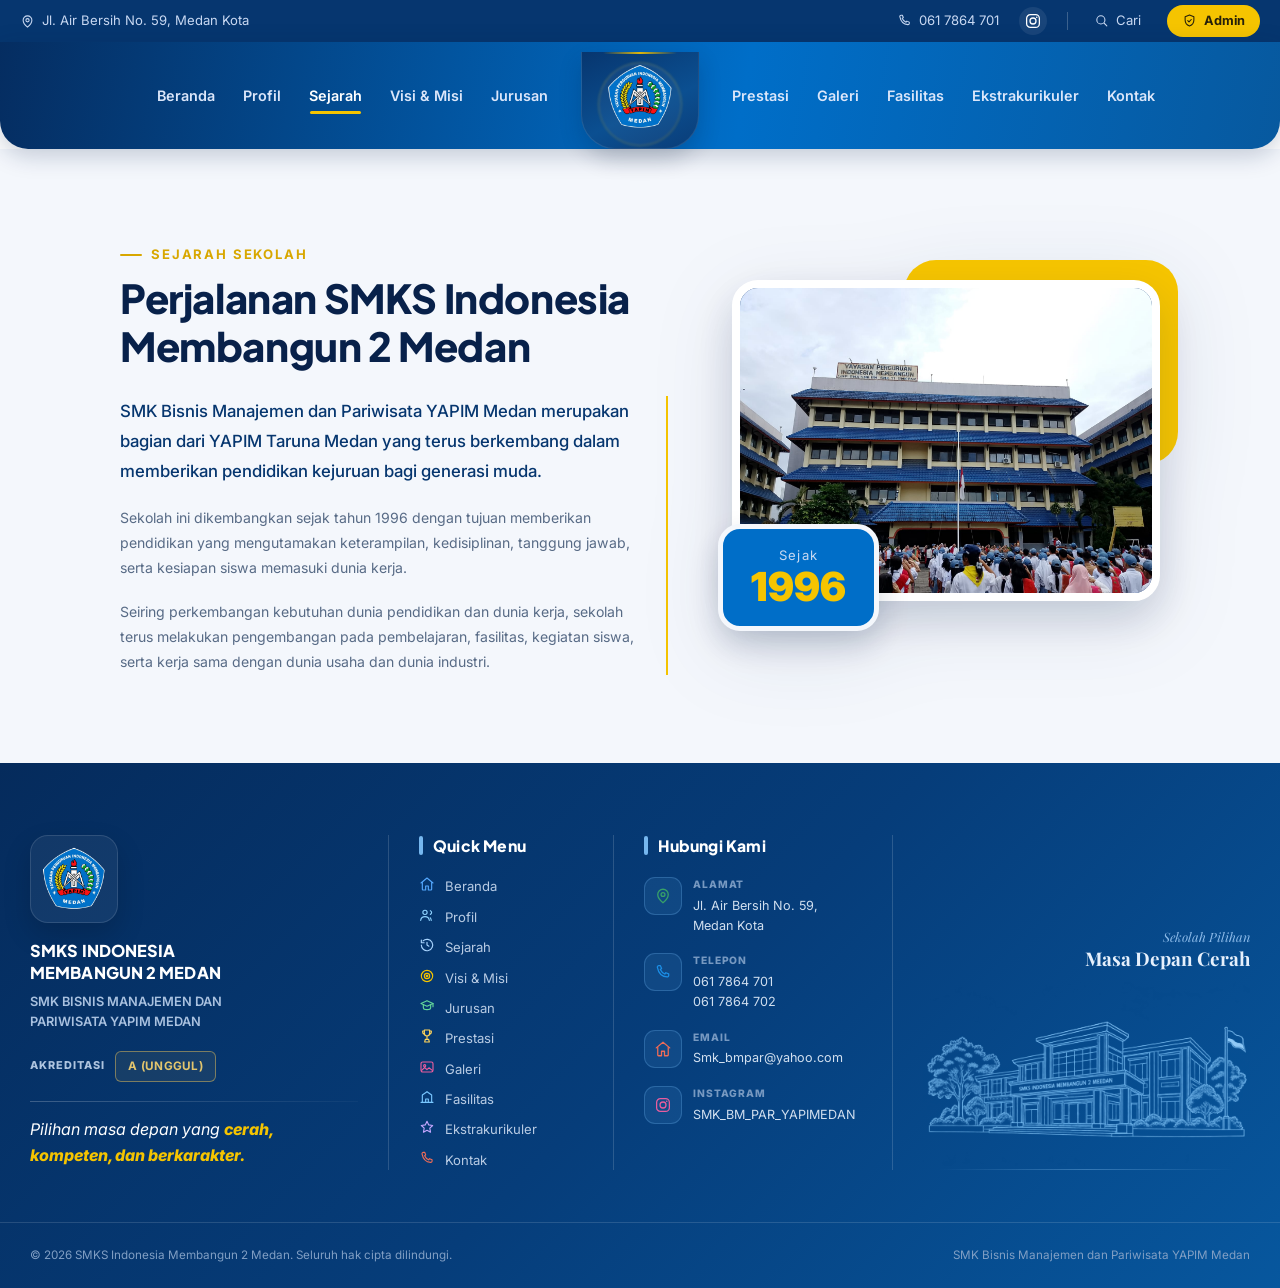
<file: sejarah.html>
<!DOCTYPE html>
<html lang="id">
<head>
<meta charset="UTF-8">
<meta name="viewport" content="width=device-width, initial-scale=1">

<meta name="description"
      content="SMKS Indonesia Membangun 2 Medan — SMK Bisnis Manajemen dan Pariwisata YAPIM Medan.">

<title>Sejarah | SMKS Indonesia Membangun 2 Medan</title>

<link rel="icon" href="assets/img/logo.png">

<!-- huruf dari Google Fonts: Plus Jakarta Sans untuk judul, Inter untuk teks, Playfair Display untuk judul bagian jurusan -->
<link rel="preconnect" href="https://fonts.googleapis.com">
<link rel="preconnect" href="https://fonts.gstatic.com" crossorigin>
<link href="https://fonts.googleapis.com/css2?family=Inter:wght@400;500;600;700&family=Playfair+Display:wght@500;600;700&family=Plus+Jakarta+Sans:wght@500;700;800&display=swap" rel="stylesheet">

<link rel="stylesheet" href="assets/css/style.css?v=1790217725">

<!-- tanda bahwa JavaScript aktif (dipakai untuk animasi muncul saat digulir) -->
<script>document.documentElement.className += ' js';</script>
</head>

<body>

<a class="lewati" href="#konten">Lewati ke isi halaman</a>


<!-- =========================================================
     BAR INFORMASI ATAS
========================================================= -->
<div class="bar-info">

    <div class="wadah wadah--lebar bar-info__isi">

        <a class="bar-info__item bar-info__alamat"
           href="https://www.google.com/maps/search/?api=1&amp;query=Jl.+Air+Bersih+No.+59+Medan+Kota"
           target="_blank"
           rel="noopener">

            <svg class="ikon" width="15" height="15" viewBox="0 0 24 24" fill="none" stroke="currentColor" stroke-width="1.7" stroke-linecap="round" stroke-linejoin="round" aria-hidden="true"><path d="M12 21s7-5.6 7-11a7 7 0 1 0-14 0c0 5.4 7 11 7 11Z"/><circle cx="12" cy="10" r="2.6"/></svg>
            <span>Jl. Air Bersih No. 59, Medan Kota</span>

        </a>

        <div class="bar-info__kanan">

            <a class="bar-info__item"
               href="tel:0617864701">

                <svg class="ikon" width="15" height="15" viewBox="0 0 24 24" fill="none" stroke="currentColor" stroke-width="1.7" stroke-linecap="round" stroke-linejoin="round" aria-hidden="true"><path d="M6.5 3.5h2l1.6 3.8-1.7 1.4a12.5 12.5 0 0 0 6 6l1.4-1.7 3.8 1.6v2a2 2 0 0 1-2.2 2C10.5 18 6 13.5 4.5 5.7a2 2 0 0 1 2-2.2Z"/></svg>
                <span>061 7864 701</span>

            </a>

            <a class="bar-info__item bar-info__ig"
               href="https://www.instagram.com/smk_bm_par_yapimedan/"
               target="_blank"
               rel="noopener"
               aria-label="Instagram SMK_BM_PAR_YAPIMEDAN"
               title="Instagram @SMK_BM_PAR_YAPIMEDAN">
                <svg class="ikon" width="18" height="18" viewBox="0 0 24 24" fill="none" stroke="currentColor" stroke-width="1.7" stroke-linecap="round" stroke-linejoin="round" aria-hidden="true"><rect x="3.5" y="3.5" width="17" height="17" rx="5"/><circle cx="12" cy="12" r="4"/><circle cx="17" cy="7" r="1.1" fill="currentColor" stroke="none"/></svg>            </a>

            <span class="bar-info__pisah" aria-hidden="true"></span>

            <button class="bar-info__cari"
                    type="button"
                    data-buka-cari
                    aria-label="Cari di halaman ini">

                <svg class="ikon" width="15" height="15" viewBox="0 0 24 24" fill="none" stroke="currentColor" stroke-width="1.7" stroke-linecap="round" stroke-linejoin="round" aria-hidden="true"><circle cx="11" cy="11" r="6.5"/><path d="m16 16 4.5 4.5"/></svg>
                <span>Cari</span>

            </button>

            <a class="bar-info__admin"
               href="#admin-online">

                <svg class="ikon" width="15" height="15" viewBox="0 0 24 24" fill="none" stroke="currentColor" stroke-width="1.7" stroke-linecap="round" stroke-linejoin="round" aria-hidden="true"><path d="M12 3.2 5 6v5.2c0 4.3 2.9 8.1 7 9.6 4.1-1.5 7-5.3 7-9.6V6Z"/><path d="m9.2 12.2 2 2 3.6-3.8"/></svg>
                <span>Admin</span>

            </a>

        </div>

    </div>

</div>


<!-- =========================================================
     NAVBAR
     Menu kiri | LOGO (tepat di tengah) | menu kanan
========================================================= -->
<header class="navbar" id="navbar">

    <nav class="wadah wadah--lebar navbar__isi" aria-label="Menu utama">

        <!-- tombol cari (hanya tampil di HP) -->
        <button class="navcari navcari--hp"
                type="button"
                data-buka-cari
                aria-label="Cari di halaman ini">

            <svg class="ikon" width="20" height="20" viewBox="0 0 24 24" fill="none" stroke="currentColor" stroke-width="1.7" stroke-linecap="round" stroke-linejoin="round" aria-hidden="true"><circle cx="11" cy="11" r="6.5"/><path d="m16 16 4.5 4.5"/></svg>
        </button>


        <!-- ================= LOGO TENGAH ================= -->
        <a class="navlogo"
           href="index.html"
           aria-label="Beranda SMK YAPIM 2 MEDAN">

            <img src="assets/img/logo.png"
                 alt="Logo SMK YAPIM 2 MEDAN"
                 class="navlogo__img"
                 data-fallback="logo">

        </a>


        <div class="navpanel" id="navPanel">

            <!-- ================= MENU KIRI ================= -->
            <ul class="navmenu navmenu--kiri">
                            <li>
                <a class="navlink"
                   href="index.html#hero"
                   data-seksi="hero">

                    <span class="navlink__ikon"><svg class="ikon" width="18" height="18" viewBox="0 0 24 24" fill="none" stroke="currentColor" stroke-width="1.7" stroke-linecap="round" stroke-linejoin="round" aria-hidden="true"><path d="M3 10.5 12 3l9 7.5"/><path d="M5 9.8V20a1 1 0 0 0 1 1h4v-6h4v6h4a1 1 0 0 0 1-1V9.8"/></svg></span>

                    <span class="navlink__teks">Beranda</span>
                </a>
            </li>
                    <li>
                <a class="navlink"
                   href="profil.html"
                   data-seksi="profil">

                    <span class="navlink__ikon"><svg class="ikon" width="18" height="18" viewBox="0 0 24 24" fill="none" stroke="currentColor" stroke-width="1.7" stroke-linecap="round" stroke-linejoin="round" aria-hidden="true"><circle cx="9" cy="8" r="3.2"/><path d="M2.5 20c.6-3.6 3.3-5.5 6.5-5.5s5.9 1.9 6.5 5.5"/><path d="M17 5.5a3 3 0 0 1 0 5.6"/><path d="M18.4 20c-.2-1.6-.7-2.9-1.5-3.9"/></svg></span>

                    <span class="navlink__teks">Profil</span>
                </a>
            </li>
                    <li>
                <a class="navlink aktif"
                   href="sejarah.html"
                   data-seksi="sejarah">

                    <span class="navlink__ikon"><svg class="ikon" width="18" height="18" viewBox="0 0 24 24" fill="none" stroke="currentColor" stroke-width="1.7" stroke-linecap="round" stroke-linejoin="round" aria-hidden="true"><path d="M3.5 12a8.5 8.5 0 1 0 2.6-6.1"/><path d="M3.5 4.5v4.2h4.2"/><path d="M12 7.8V12l2.8 1.8"/></svg></span>

                    <span class="navlink__teks">Sejarah</span>
                </a>
            </li>
                    <li>
                <a class="navlink"
                   href="visimisi.html"
                   data-seksi="visi-misi">

                    <span class="navlink__ikon"><svg class="ikon" width="18" height="18" viewBox="0 0 24 24" fill="none" stroke="currentColor" stroke-width="1.7" stroke-linecap="round" stroke-linejoin="round" aria-hidden="true"><circle cx="12" cy="12" r="8.5"/><circle cx="12" cy="12" r="4"/><circle cx="12" cy="12" r="1.2" fill="currentColor"/></svg></span>

                    <span class="navlink__teks">Visi &amp; Misi</span>
                </a>
            </li>
                    <li>
                <a class="navlink"
                   href="jurusan.html"
                   data-seksi="jurusan">

                    <span class="navlink__ikon"><svg class="ikon" width="18" height="18" viewBox="0 0 24 24" fill="none" stroke="currentColor" stroke-width="1.7" stroke-linecap="round" stroke-linejoin="round" aria-hidden="true"><path d="m12 4 9 4.2-9 4.2-9-4.2Z"/><path d="M6.5 10v4.6c0 1.6 2.6 2.9 5.5 2.9s5.5-1.3 5.5-2.9V10"/><path d="M21 8.2v5"/></svg></span>

                    <span class="navlink__teks">Jurusan</span>
                </a>
            </li>
                    </ul>

            <!-- ================= MENU KANAN ================= -->
            <ul class="navmenu navmenu--kanan">
                            <li>
                <a class="navlink"
                   href="prestasi.html"
                   data-seksi="prestasi">

                    <span class="navlink__ikon"><svg class="ikon" width="18" height="18" viewBox="0 0 24 24" fill="none" stroke="currentColor" stroke-width="1.7" stroke-linecap="round" stroke-linejoin="round" aria-hidden="true"><path d="M8 3h8v5a4 4 0 0 1-8 0Z"/><path d="M8 4.5H5.5V6a3 3 0 0 0 3 3"/><path d="M16 4.5h2.5V6a3 3 0 0 1-3 3"/><path d="M12 12v4"/><path d="M8.5 21h7l-1-4h-5Z"/></svg></span>

                    <span class="navlink__teks">Prestasi</span>
                </a>
            </li>
                    <li>
                <a class="navlink"
                   href="galeri.html"
                   data-seksi="galeri">

                    <span class="navlink__ikon"><svg class="ikon" width="18" height="18" viewBox="0 0 24 24" fill="none" stroke="currentColor" stroke-width="1.7" stroke-linecap="round" stroke-linejoin="round" aria-hidden="true"><rect x="3" y="4.5" width="18" height="15" rx="2.5"/><circle cx="8.5" cy="10" r="1.6"/><path d="m4 17 4.5-4.2 3.4 3.1 3-2.7L20 17"/></svg></span>

                    <span class="navlink__teks">Galeri</span>
                </a>
            </li>
                    <li>
                <a class="navlink"
                   href="fasilitas.html"
                   data-seksi="fasilitas">

                    <span class="navlink__ikon"><svg class="ikon" width="18" height="18" viewBox="0 0 24 24" fill="none" stroke="currentColor" stroke-width="1.7" stroke-linecap="round" stroke-linejoin="round" aria-hidden="true"><path d="M3 20h18"/><path d="M5 20V9l7-5 7 5v11"/><path d="M10 20v-5h4v5"/></svg></span>

                    <span class="navlink__teks">Fasilitas</span>
                </a>
            </li>
                    <li>
                <a class="navlink"
                   href="ekstrakurikuler.html"
                   data-seksi="ekstrakurikuler">

                    <span class="navlink__ikon"><svg class="ikon" width="18" height="18" viewBox="0 0 24 24" fill="none" stroke="currentColor" stroke-width="1.7" stroke-linecap="round" stroke-linejoin="round" aria-hidden="true"><path d="m12 3.5 2.6 5.4 5.9.8-4.3 4.1 1.1 5.9L12 16.9l-5.3 2.8 1.1-5.9-4.3-4.1 5.9-.8Z"/></svg></span>

                    <span class="navlink__teks">Ekstrakurikuler</span>
                </a>
            </li>
                    <li>
                <a class="navlink"
                   href="kontak.html"
                   data-seksi="kontak">

                    <span class="navlink__ikon"><svg class="ikon" width="18" height="18" viewBox="0 0 24 24" fill="none" stroke="currentColor" stroke-width="1.7" stroke-linecap="round" stroke-linejoin="round" aria-hidden="true"><path d="M6.5 3.5h2l1.6 3.8-1.7 1.4a12.5 12.5 0 0 0 6 6l1.4-1.7 3.8 1.6v2a2 2 0 0 1-2.2 2C10.5 18 6 13.5 4.5 5.7a2 2 0 0 1 2-2.2Z"/></svg></span>

                    <span class="navlink__teks">Kontak</span>
                </a>
            </li>
                    </ul>

            <!-- tombol admin (hanya tampil di HP) -->
            <a class="tombol tombol--admin navpanel__admin"
               href="#admin-online">

                <svg class="ikon" width="17" height="17" viewBox="0 0 24 24" fill="none" stroke="currentColor" stroke-width="1.7" stroke-linecap="round" stroke-linejoin="round" aria-hidden="true"><path d="M12 3.2 5 6v5.2c0 4.3 2.9 8.1 7 9.6 4.1-1.5 7-5.3 7-9.6V6Z"/><path d="m9.2 12.2 2 2 3.6-3.8"/></svg>
                Admin

            </a>

        </div>


        <!-- ================= BURGER HP ================= -->
        <button class="navburger"
                type="button"
                id="tombolBurger"
                aria-label="Buka menu"
                aria-expanded="false"
                aria-controls="navPanel">

            <span></span>
            <span></span>
            <span></span>

        </button>

    </nav>

</header>


<!-- =========================================================
     PENCARIAN
========================================================= -->
<div class="caribox" id="kotakCari" hidden>

    <div class="caribox__isi">

        <div class="caribox__input">

            <svg class="ikon" width="20" height="20" viewBox="0 0 24 24" fill="none" stroke="currentColor" stroke-width="1.7" stroke-linecap="round" stroke-linejoin="round" aria-hidden="true"><circle cx="11" cy="11" r="6.5"/><path d="m16 16 4.5 4.5"/></svg>
            <input type="search"
                   id="inputCari"
                   placeholder="Cari jurusan, prestasi, fasilitas, kontak…"
                   autocomplete="off">

            <button type="button"
                    id="tutupCari"
                    aria-label="Tutup pencarian">

                <svg class="ikon" width="20" height="20" viewBox="0 0 24 24" fill="none" stroke="currentColor" stroke-width="1.7" stroke-linecap="round" stroke-linejoin="round" aria-hidden="true"><path d="m6 6 12 12M18 6 6 18"/></svg>
            </button>

        </div>

        <div class="caribox__hasil"
             id="hasilCari">

            <p class="caribox__kosong">
                Ketik kata kunci, misalnya
                <b>jurusan</b>
                atau
                <b>kantin</b>.
            </p>

        </div>

    </div>

</div>


<main id="konten"><section class="sejarah seksi" id="sejarah">

    <div class="wadah sejarah__grid">

        <!-- ================= FOTO SEJARAH ================= -->
        <!-- GANTI src di bawah jika ingin memakai foto sejarah khusus. -->
        <div class="sejarah__visual reveal" data-anim="kiri">

            <div class="sejarah__foto">
                <img src="assets/img/foto-sejarah.jpg"
                     alt="Foto sejarah SMKS Indonesia Membangun 2 Medan"
                     loading="lazy">
            </div>

            <div class="sejarah__lencana">
                <small>Sejak</small>
                <strong>1996</strong>
            </div>

        </div>


        <!-- ================= TULISAN ================= -->
        <div class="sejarah__isi">

            <div class="sejarah__kepala reveal" data-anim="kanan">

                <p class="seksi__label">Sejarah Sekolah</p>

                <h2 class="seksi__judul">
                    Perjalanan SMKS Indonesia Membangun 2 Medan
                </h2>

            </div>

            <div class="sejarah__teks">
                                    <p class="sejarah__paragraf sejarah__paragraf--awal reveal"
                       data-anim="kanan"
                       style="--tunda: 130ms">
                        SMK Bisnis Manajemen dan Pariwisata YAPIM Medan merupakan bagian dari YAPIM Taruna Medan yang terus berkembang dalam memberikan pendidikan kejuruan bagi generasi muda.                    </p>
                                    <p class="sejarah__paragraf reveal"
                       data-anim="kanan"
                       style="--tunda: 260ms">
                        Sekolah ini dikembangkan sejak tahun 1996 dengan tujuan memberikan pendidikan yang mengutamakan keterampilan, kedisiplinan, tanggung jawab, serta kesiapan siswa memasuki dunia kerja.                    </p>
                                    <p class="sejarah__paragraf reveal"
                       data-anim="kanan"
                       style="--tunda: 390ms">
                        Seiring perkembangan kebutuhan dunia pendidikan dan dunia kerja, sekolah terus melakukan pengembangan pada pembelajaran, fasilitas, kegiatan siswa, serta kerja sama dengan dunia usaha dan dunia industri.                    </p>
                            </div>

        </div>

    </div>

</section>
</main>
<!-- /#konten -->


<!-- =========================================================
     FOOTER
========================================================= -->
<footer class="site-footer">

    <div class="footer-container">

        <!-- =================================================
             IDENTITAS SEKOLAH
        ================================================== -->
        <div class="footer-brand footer-column">

            <!-- LOGO SEKOLAH -->
            <div class="footer-brand__logo">
                <img
                    src="assets/img/logo.png"
                    alt="Logo SMKS Indonesia Membangun 2 Medan"
                >
            </div>

            <!-- NAMA SEKOLAH -->
            <div class="footer-brand__name">

                <h3>
                    SMKS INDONESIA<br>
                    MEMBANGUN 2 MEDAN
                </h3>

                <p>
                    SMK BISNIS MANAJEMEN DAN<br>
                    PARIWISATA YAPIM MEDAN
                </p>

            </div>

            <!-- AKREDITASI -->
            <div class="footer-accreditation">

                <span class="footer-accreditation__label">
                    AKREDITASI
                </span>

                <strong>
                    A (UNGGUL)
                </strong>

            </div>

            <!-- GARIS -->
            <div class="footer-brand__line"></div>

            <!-- SLOGAN -->
            <p class="footer-brand__slogan">
                Pilihan masa depan yang
                <span class="footer-brand__highlight">cerah, kompeten, dan berkarakter.</span>
            </p>

        </div>


        <!-- =================================================
             QUICK MENU
        ================================================== -->
        <div class="footer-menu footer-column">

            <h3 class="footer-title">
                <span></span>
                Quick Menu
            </h3>

            <ul class="footer-links">
                <li><a href="index.html#hero"><span class="footer-menu__icon footer-icon--home"><svg class="ikon" width="16" height="16" viewBox="0 0 24 24" fill="none" stroke="currentColor" stroke-width="1.7" stroke-linecap="round" stroke-linejoin="round" aria-hidden="true"><path d="M3 10.5 12 3l9 7.5"/><path d="M5 9.8V20a1 1 0 0 0 1 1h4v-6h4v6h4a1 1 0 0 0 1-1V9.8"/></svg></span><span>Beranda</span></a></li>
                <li><a href="profil.html"><span class="footer-menu__icon footer-icon--profile"><svg class="ikon" width="16" height="16" viewBox="0 0 24 24" fill="none" stroke="currentColor" stroke-width="1.7" stroke-linecap="round" stroke-linejoin="round" aria-hidden="true"><circle cx="9" cy="8" r="3.2"/><path d="M2.5 20c.6-3.6 3.3-5.5 6.5-5.5s5.9 1.9 6.5 5.5"/><path d="M17 5.5a3 3 0 0 1 0 5.6"/><path d="M18.4 20c-.2-1.6-.7-2.9-1.5-3.9"/></svg></span><span>Profil</span></a></li>
                <li><a href="sejarah.html"><span class="footer-menu__icon footer-icon--history"><svg class="ikon" width="16" height="16" viewBox="0 0 24 24" fill="none" stroke="currentColor" stroke-width="1.7" stroke-linecap="round" stroke-linejoin="round" aria-hidden="true"><path d="M3.5 12a8.5 8.5 0 1 0 2.6-6.1"/><path d="M3.5 4.5v4.2h4.2"/><path d="M12 7.8V12l2.8 1.8"/></svg></span><span>Sejarah</span></a></li>
                <li><a href="visimisi.html"><span class="footer-menu__icon footer-icon--visi"><svg class="ikon" width="16" height="16" viewBox="0 0 24 24" fill="none" stroke="currentColor" stroke-width="1.7" stroke-linecap="round" stroke-linejoin="round" aria-hidden="true"><circle cx="12" cy="12" r="8.5"/><circle cx="12" cy="12" r="4"/><circle cx="12" cy="12" r="1.2" fill="currentColor"/></svg></span><span>Visi &amp; Misi</span></a></li>
                <li><a href="jurusan.html"><span class="footer-menu__icon footer-icon--study"><svg class="ikon" width="16" height="16" viewBox="0 0 24 24" fill="none" stroke="currentColor" stroke-width="1.7" stroke-linecap="round" stroke-linejoin="round" aria-hidden="true"><path d="m12 4 9 4.2-9 4.2-9-4.2Z"/><path d="M6.5 10v4.6c0 1.6 2.6 2.9 5.5 2.9s5.5-1.3 5.5-2.9V10"/><path d="M21 8.2v5"/></svg></span><span>Jurusan</span></a></li>
                <li><a href="prestasi.html"><span class="footer-menu__icon footer-icon--prestasi"><svg class="ikon" width="16" height="16" viewBox="0 0 24 24" fill="none" stroke="currentColor" stroke-width="1.7" stroke-linecap="round" stroke-linejoin="round" aria-hidden="true"><path d="M8 3h8v5a4 4 0 0 1-8 0Z"/><path d="M8 4.5H5.5V6a3 3 0 0 0 3 3"/><path d="M16 4.5h2.5V6a3 3 0 0 1-3 3"/><path d="M12 12v4"/><path d="M8.5 21h7l-1-4h-5Z"/></svg></span><span>Prestasi</span></a></li>
                <li><a href="galeri.html"><span class="footer-menu__icon footer-icon--gallery"><svg class="ikon" width="16" height="16" viewBox="0 0 24 24" fill="none" stroke="currentColor" stroke-width="1.7" stroke-linecap="round" stroke-linejoin="round" aria-hidden="true"><rect x="3" y="4.5" width="18" height="15" rx="2.5"/><circle cx="8.5" cy="10" r="1.6"/><path d="m4 17 4.5-4.2 3.4 3.1 3-2.7L20 17"/></svg></span><span>Galeri</span></a></li>
                <li><a href="fasilitas.html"><span class="footer-menu__icon footer-icon--building"><svg class="ikon" width="16" height="16" viewBox="0 0 24 24" fill="none" stroke="currentColor" stroke-width="1.7" stroke-linecap="round" stroke-linejoin="round" aria-hidden="true"><path d="M3 20h18"/><path d="M5 20V9l7-5 7 5v11"/><path d="M10 20v-5h4v5"/></svg></span><span>Fasilitas</span></a></li>
                <li><a href="ekstrakurikuler.html"><span class="footer-menu__icon footer-icon--extra"><svg class="ikon" width="16" height="16" viewBox="0 0 24 24" fill="none" stroke="currentColor" stroke-width="1.7" stroke-linecap="round" stroke-linejoin="round" aria-hidden="true"><path d="m12 3.5 2.6 5.4 5.9.8-4.3 4.1 1.1 5.9L12 16.9l-5.3 2.8 1.1-5.9-4.3-4.1 5.9-.8Z"/></svg></span><span>Ekstrakurikuler</span></a></li>
                <li><a href="kontak.html"><span class="footer-menu__icon footer-icon--contact"><svg class="ikon" width="16" height="16" viewBox="0 0 24 24" fill="none" stroke="currentColor" stroke-width="1.7" stroke-linecap="round" stroke-linejoin="round" aria-hidden="true"><path d="M6.5 3.5h2l1.6 3.8-1.7 1.4a12.5 12.5 0 0 0 6 6l1.4-1.7 3.8 1.6v2a2 2 0 0 1-2.2 2C10.5 18 6 13.5 4.5 5.7a2 2 0 0 1 2-2.2Z"/></svg></span><span>Kontak</span></a></li>
            </ul>

        </div>


        <!-- =================================================
             HUBUNGI KAMI
        ================================================== -->
        <div class="footer-contact footer-column">

            <h3 class="footer-title">
                <span></span>
                Hubungi Kami
            </h3>

            <ul class="footer-contact__list">


                <!-- ================= ALAMAT ================= -->
                <li>

                    <div class="footer-contact__icon footer-contact__icon--location">
                        <svg class="ikon" width="18" height="18" viewBox="0 0 24 24" fill="none" stroke="currentColor" stroke-width="1.7" stroke-linecap="round" stroke-linejoin="round" aria-hidden="true"><path d="M12 21s7-5.6 7-11a7 7 0 1 0-14 0c0 5.4 7 11 7 11Z"/><circle cx="12" cy="10" r="2.6"/></svg>                    </div>

                    <div>

                        <small>Alamat</small>

                        <a
                            href="https://www.google.com/maps/search/?api=1&amp;query=Jl.+Air+Bersih+No.+59+Medan+Kota"
                            target="_blank"
                            rel="noopener noreferrer"
                        >
                            Jl. Air Bersih No. 59, Medan Kota                        </a>

                    </div>

                </li>


                <!-- ================= TELEPON ================= -->
                <li>

                    <div class="footer-contact__icon footer-contact__icon--phone">
                        <svg class="ikon" width="18" height="18" viewBox="0 0 24 24" fill="none" stroke="currentColor" stroke-width="1.7" stroke-linecap="round" stroke-linejoin="round" aria-hidden="true"><path d="M6.5 3.5h2l1.6 3.8-1.7 1.4a12.5 12.5 0 0 0 6 6l1.4-1.7 3.8 1.6v2a2 2 0 0 1-2.2 2C10.5 18 6 13.5 4.5 5.7a2 2 0 0 1 2-2.2Z"/></svg>                    </div>

                    <div>

                        <small>Telepon</small>

                        <a href="tel:0617864701">
                            061 7864 701
                        </a>

                        <a href="tel:0617864702">
                            061 7864 702
                        </a>

                    </div>

                </li>


                <!-- ================= EMAIL ================= -->
                <li>

                    <div class="footer-contact__icon footer-contact__icon--email">
                        <svg class="ikon" width="18" height="18" viewBox="0 0 24 24" fill="none" stroke="currentColor" stroke-width="1.7" stroke-linecap="round" stroke-linejoin="round" aria-hidden="true"><path d="M3 10.5 12 3l9 7.5"/><path d="M5 9.8V20a1 1 0 0 0 1 1h4v-6h4v6h4a1 1 0 0 0 1-1V9.8"/></svg>                    </div>

                    <div>

                        <small>Email</small>

                        <a href="mailto:Smk_bmpar@yahoo.com">
                            Smk_bmpar@yahoo.com                        </a>

                    </div>

                </li>


                <!-- ================= INSTAGRAM ================= -->
                <li>

                    <div class="footer-contact__icon footer-contact__icon--instagram">
                        <svg class="ikon" width="18" height="18" viewBox="0 0 24 24" fill="none" stroke="currentColor" stroke-width="1.7" stroke-linecap="round" stroke-linejoin="round" aria-hidden="true"><rect x="3.5" y="3.5" width="17" height="17" rx="5"/><circle cx="12" cy="12" r="4"/><circle cx="17" cy="7" r="1.1" fill="currentColor" stroke="none"/></svg>                    </div>

                    <div>

                        <small>Instagram</small>

                        <a
                            href="https://www.instagram.com/smk_bm_par_yapimedan/"
                            target="_blank"
                            rel="noopener noreferrer"
                        >
                            SMK_BM_PAR_YAPIMEDAN                        </a>

                    </div>

                </li>

            </ul>

        </div>


        <!-- =================================================
             ILUSTRASI GEDUNG
        ================================================== -->
        <div class="footer-building footer-column">

            <div class="footer-building__text">

                <span>
                    Sekolah Pilihan
                </span>

                <strong>
                    Masa Depan Cerah
                </strong>

            </div>


            <!-- =================================================
                 GAMBAR ILUSTRASI GEDUNG
                 FILE:
                 assets/img/footer-gedung.png
            ================================================== -->
            <img
                src="assets/img/ilustrasi-gedung.png"
                alt="Ilustrasi gedung SMKS Indonesia Membangun 2 Medan"
                loading="lazy"
            >


            <!-- GARIS BAWAH GEDUNG -->
            <div class="footer-building__line"></div>

        </div>

    </div>


    <!-- =====================================================
         FOOTER BOTTOM
    ====================================================== -->
    <div class="footer-bottom">

        <div class="footer-bottom__container">

            <p>
                &copy; 2026                SMKS Indonesia Membangun 2 Medan.
                Seluruh hak cipta dilindungi.
            </p>

            <p>
                SMK Bisnis Manajemen dan Pariwisata YAPIM Medan
            </p>

        </div>

    </div>

</footer>


<!-- =========================================================
     TOMBOL KEMBALI KE ATAS
========================================================= -->
<button
    class="ke-atas"
    id="keAtas"
    type="button"
    aria-label="Kembali ke atas"
>
    <svg class="ikon" width="20" height="20" viewBox="0 0 24 24" fill="none" stroke="currentColor" stroke-width="1.7" stroke-linecap="round" stroke-linejoin="round" aria-hidden="true"><path d="M12 19.5v-14"/><path d="m6 11 6-6 6 6"/></svg></button>


<!-- =========================================================
     LIGHTBOX
========================================================= -->
<div
    class="lightbox"
    id="lightbox"
    hidden
>

    <!-- TUTUP -->
    <button
        class="lightbox__tutup"
        id="lightboxTutup"
        aria-label="Tutup"
    >
        <svg class="ikon" width="24" height="24" viewBox="0 0 24 24" fill="none" stroke="currentColor" stroke-width="1.7" stroke-linecap="round" stroke-linejoin="round" aria-hidden="true"><path d="m6 6 12 12M18 6 6 18"/></svg>    </button>


    <!-- SEBELUMNYA -->
    <button
        class="lightbox__nav lightbox__nav--kiri"
        id="lightboxKiri"
        aria-label="Sebelumnya"
    >
        <svg class="ikon" width="22" height="22" viewBox="0 0 24 24" fill="none" stroke="currentColor" stroke-width="1.7" stroke-linecap="round" stroke-linejoin="round" aria-hidden="true"><path d="M19.5 12h-14"/><path d="m11 6-6 6 6 6"/></svg>    </button>


    <!-- BERIKUTNYA -->
    <button
        class="lightbox__nav lightbox__nav--kanan"
        id="lightboxKanan"
        aria-label="Berikutnya"
    >
        <svg class="ikon" width="22" height="22" viewBox="0 0 24 24" fill="none" stroke="currentColor" stroke-width="1.7" stroke-linecap="round" stroke-linejoin="round" aria-hidden="true"><path d="M4.5 12h14"/><path d="m13 6 6 6-6 6"/></svg>    </button>


    <!-- ISI LIGHTBOX -->
    <figure class="lightbox__isi">

        <img
            id="lightboxImg"
            alt=""
            data-tanpa-pengganti
        >

        <figcaption>

            <h4 id="lightboxJudul"></h4>

            <p id="lightboxKet"></p>

        </figcaption>

    </figure>

</div>


<!-- =========================================================
     JAVASCRIPT
========================================================= -->
<script src="assets/js/main.js?v=1790217725"></script>

<script>document.addEventListener("click",function(e){const a=e.target.closest('a[href="#admin-online"]');if(a){e.preventDefault();alert("Login Admin digunakan pada website asli/server. Versi demo ini hanya untuk melihat seluruh tampilan website.");}});</script></body>
</html>
</file>
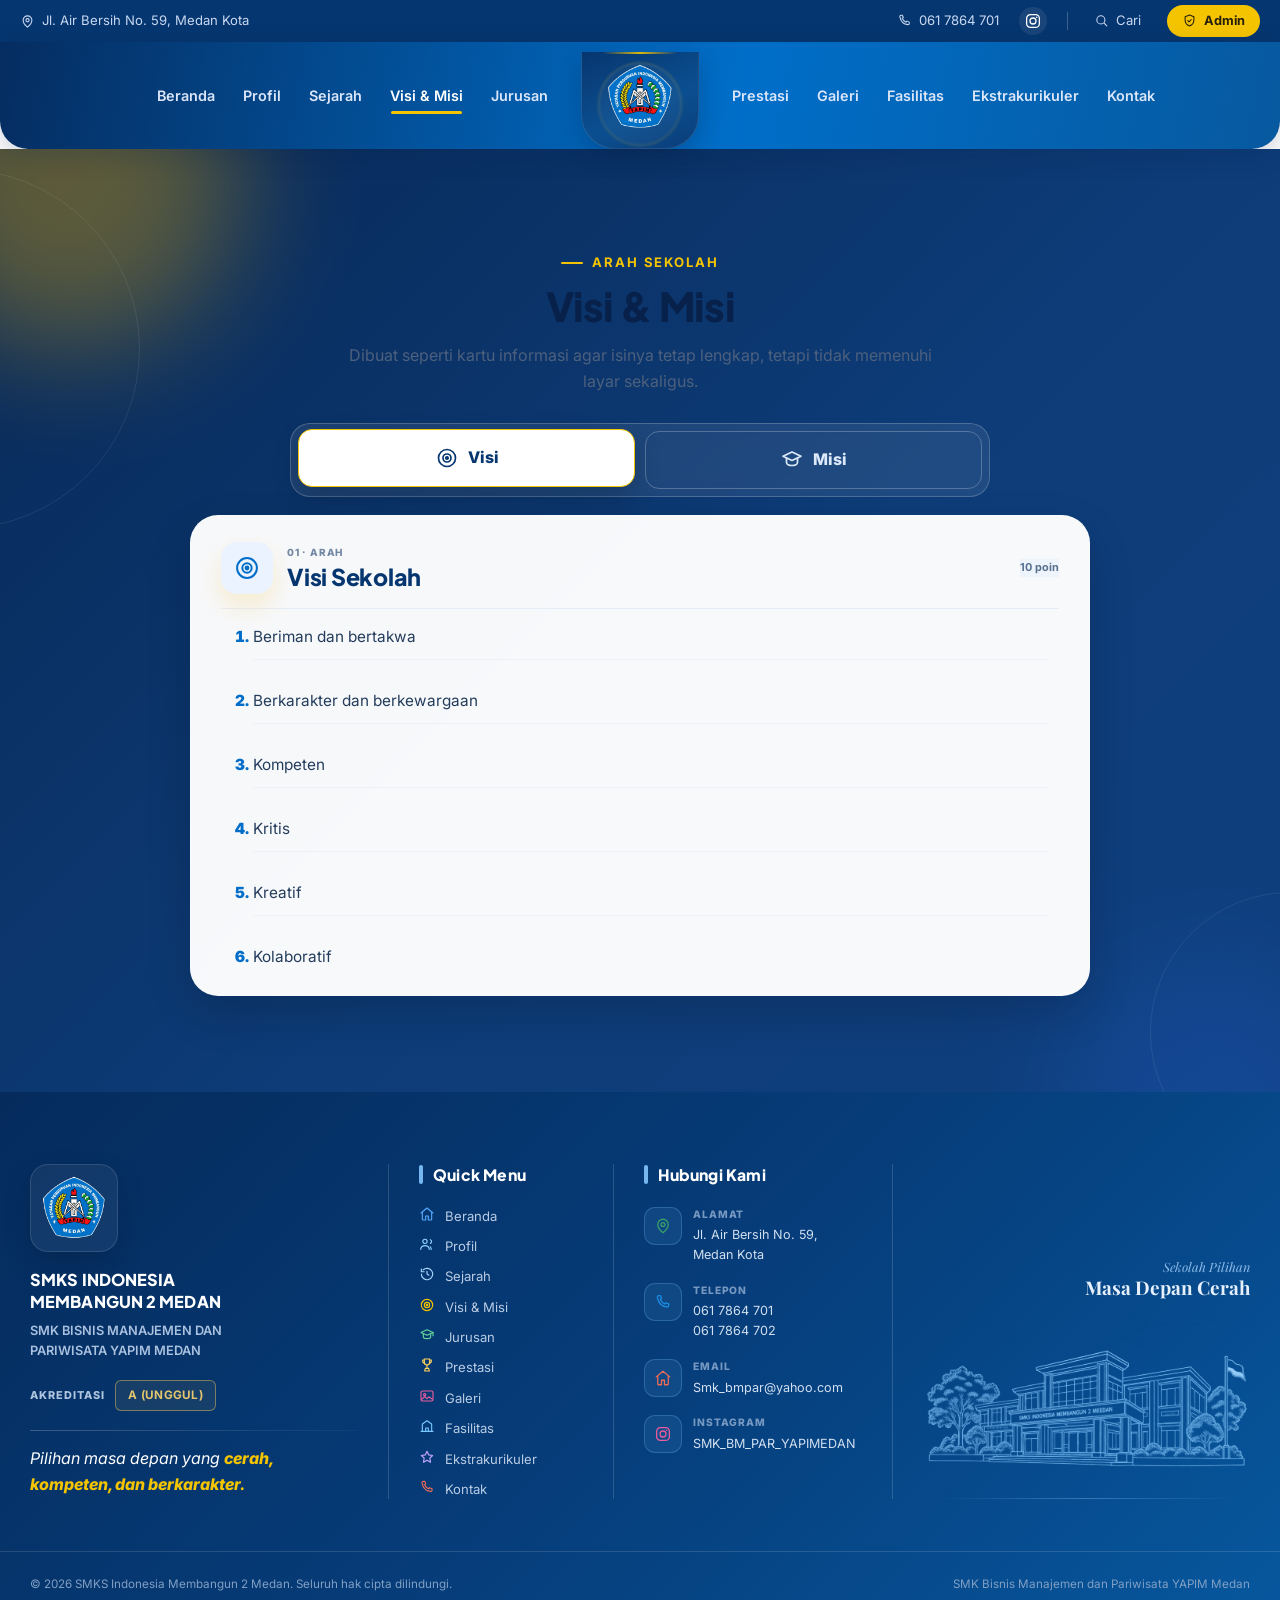
<file: visimisi.html>
<!DOCTYPE html>
<html lang="id">
<head>
<meta charset="UTF-8">
<meta name="viewport" content="width=device-width, initial-scale=1">

<meta name="description"
      content="SMKS Indonesia Membangun 2 Medan — SMK Bisnis Manajemen dan Pariwisata YAPIM Medan.">

<title>Visi &amp; Misi | SMKS Indonesia Membangun 2 Medan</title>

<link rel="icon" href="assets/img/logo.png">

<!-- huruf dari Google Fonts: Plus Jakarta Sans untuk judul, Inter untuk teks, Playfair Display untuk judul bagian jurusan -->
<link rel="preconnect" href="https://fonts.googleapis.com">
<link rel="preconnect" href="https://fonts.gstatic.com" crossorigin>
<link href="https://fonts.googleapis.com/css2?family=Inter:wght@400;500;600;700&family=Playfair+Display:wght@500;600;700&family=Plus+Jakarta+Sans:wght@500;700;800&display=swap" rel="stylesheet">

<link rel="stylesheet" href="assets/css/style.css?v=1790217725">

<!-- tanda bahwa JavaScript aktif (dipakai untuk animasi muncul saat digulir) -->
<script>document.documentElement.className += ' js';</script>
</head>

<body>

<a class="lewati" href="#konten">Lewati ke isi halaman</a>


<!-- =========================================================
     BAR INFORMASI ATAS
========================================================= -->
<div class="bar-info">

    <div class="wadah wadah--lebar bar-info__isi">

        <a class="bar-info__item bar-info__alamat"
           href="https://www.google.com/maps/search/?api=1&amp;query=Jl.+Air+Bersih+No.+59+Medan+Kota"
           target="_blank"
           rel="noopener">

            <svg class="ikon" width="15" height="15" viewBox="0 0 24 24" fill="none" stroke="currentColor" stroke-width="1.7" stroke-linecap="round" stroke-linejoin="round" aria-hidden="true"><path d="M12 21s7-5.6 7-11a7 7 0 1 0-14 0c0 5.4 7 11 7 11Z"/><circle cx="12" cy="10" r="2.6"/></svg>
            <span>Jl. Air Bersih No. 59, Medan Kota</span>

        </a>

        <div class="bar-info__kanan">

            <a class="bar-info__item"
               href="tel:0617864701">

                <svg class="ikon" width="15" height="15" viewBox="0 0 24 24" fill="none" stroke="currentColor" stroke-width="1.7" stroke-linecap="round" stroke-linejoin="round" aria-hidden="true"><path d="M6.5 3.5h2l1.6 3.8-1.7 1.4a12.5 12.5 0 0 0 6 6l1.4-1.7 3.8 1.6v2a2 2 0 0 1-2.2 2C10.5 18 6 13.5 4.5 5.7a2 2 0 0 1 2-2.2Z"/></svg>
                <span>061 7864 701</span>

            </a>

            <a class="bar-info__item bar-info__ig"
               href="https://www.instagram.com/smk_bm_par_yapimedan/"
               target="_blank"
               rel="noopener"
               aria-label="Instagram SMK_BM_PAR_YAPIMEDAN"
               title="Instagram @SMK_BM_PAR_YAPIMEDAN">
                <svg class="ikon" width="18" height="18" viewBox="0 0 24 24" fill="none" stroke="currentColor" stroke-width="1.7" stroke-linecap="round" stroke-linejoin="round" aria-hidden="true"><rect x="3.5" y="3.5" width="17" height="17" rx="5"/><circle cx="12" cy="12" r="4"/><circle cx="17" cy="7" r="1.1" fill="currentColor" stroke="none"/></svg>            </a>

            <span class="bar-info__pisah" aria-hidden="true"></span>

            <button class="bar-info__cari"
                    type="button"
                    data-buka-cari
                    aria-label="Cari di halaman ini">

                <svg class="ikon" width="15" height="15" viewBox="0 0 24 24" fill="none" stroke="currentColor" stroke-width="1.7" stroke-linecap="round" stroke-linejoin="round" aria-hidden="true"><circle cx="11" cy="11" r="6.5"/><path d="m16 16 4.5 4.5"/></svg>
                <span>Cari</span>

            </button>

            <a class="bar-info__admin"
               href="#admin-online">

                <svg class="ikon" width="15" height="15" viewBox="0 0 24 24" fill="none" stroke="currentColor" stroke-width="1.7" stroke-linecap="round" stroke-linejoin="round" aria-hidden="true"><path d="M12 3.2 5 6v5.2c0 4.3 2.9 8.1 7 9.6 4.1-1.5 7-5.3 7-9.6V6Z"/><path d="m9.2 12.2 2 2 3.6-3.8"/></svg>
                <span>Admin</span>

            </a>

        </div>

    </div>

</div>


<!-- =========================================================
     NAVBAR
     Menu kiri | LOGO (tepat di tengah) | menu kanan
========================================================= -->
<header class="navbar" id="navbar">

    <nav class="wadah wadah--lebar navbar__isi" aria-label="Menu utama">

        <!-- tombol cari (hanya tampil di HP) -->
        <button class="navcari navcari--hp"
                type="button"
                data-buka-cari
                aria-label="Cari di halaman ini">

            <svg class="ikon" width="20" height="20" viewBox="0 0 24 24" fill="none" stroke="currentColor" stroke-width="1.7" stroke-linecap="round" stroke-linejoin="round" aria-hidden="true"><circle cx="11" cy="11" r="6.5"/><path d="m16 16 4.5 4.5"/></svg>
        </button>


        <!-- ================= LOGO TENGAH ================= -->
        <a class="navlogo"
           href="index.html"
           aria-label="Beranda SMK YAPIM 2 MEDAN">

            <img src="assets/img/logo.png"
                 alt="Logo SMK YAPIM 2 MEDAN"
                 class="navlogo__img"
                 data-fallback="logo">

        </a>


        <div class="navpanel" id="navPanel">

            <!-- ================= MENU KIRI ================= -->
            <ul class="navmenu navmenu--kiri">
                            <li>
                <a class="navlink"
                   href="index.html#hero"
                   data-seksi="hero">

                    <span class="navlink__ikon"><svg class="ikon" width="18" height="18" viewBox="0 0 24 24" fill="none" stroke="currentColor" stroke-width="1.7" stroke-linecap="round" stroke-linejoin="round" aria-hidden="true"><path d="M3 10.5 12 3l9 7.5"/><path d="M5 9.8V20a1 1 0 0 0 1 1h4v-6h4v6h4a1 1 0 0 0 1-1V9.8"/></svg></span>

                    <span class="navlink__teks">Beranda</span>
                </a>
            </li>
                    <li>
                <a class="navlink"
                   href="profil.html"
                   data-seksi="profil">

                    <span class="navlink__ikon"><svg class="ikon" width="18" height="18" viewBox="0 0 24 24" fill="none" stroke="currentColor" stroke-width="1.7" stroke-linecap="round" stroke-linejoin="round" aria-hidden="true"><circle cx="9" cy="8" r="3.2"/><path d="M2.5 20c.6-3.6 3.3-5.5 6.5-5.5s5.9 1.9 6.5 5.5"/><path d="M17 5.5a3 3 0 0 1 0 5.6"/><path d="M18.4 20c-.2-1.6-.7-2.9-1.5-3.9"/></svg></span>

                    <span class="navlink__teks">Profil</span>
                </a>
            </li>
                    <li>
                <a class="navlink"
                   href="sejarah.html"
                   data-seksi="sejarah">

                    <span class="navlink__ikon"><svg class="ikon" width="18" height="18" viewBox="0 0 24 24" fill="none" stroke="currentColor" stroke-width="1.7" stroke-linecap="round" stroke-linejoin="round" aria-hidden="true"><path d="M3.5 12a8.5 8.5 0 1 0 2.6-6.1"/><path d="M3.5 4.5v4.2h4.2"/><path d="M12 7.8V12l2.8 1.8"/></svg></span>

                    <span class="navlink__teks">Sejarah</span>
                </a>
            </li>
                    <li>
                <a class="navlink aktif"
                   href="visimisi.html"
                   data-seksi="visi-misi">

                    <span class="navlink__ikon"><svg class="ikon" width="18" height="18" viewBox="0 0 24 24" fill="none" stroke="currentColor" stroke-width="1.7" stroke-linecap="round" stroke-linejoin="round" aria-hidden="true"><circle cx="12" cy="12" r="8.5"/><circle cx="12" cy="12" r="4"/><circle cx="12" cy="12" r="1.2" fill="currentColor"/></svg></span>

                    <span class="navlink__teks">Visi &amp; Misi</span>
                </a>
            </li>
                    <li>
                <a class="navlink"
                   href="jurusan.html"
                   data-seksi="jurusan">

                    <span class="navlink__ikon"><svg class="ikon" width="18" height="18" viewBox="0 0 24 24" fill="none" stroke="currentColor" stroke-width="1.7" stroke-linecap="round" stroke-linejoin="round" aria-hidden="true"><path d="m12 4 9 4.2-9 4.2-9-4.2Z"/><path d="M6.5 10v4.6c0 1.6 2.6 2.9 5.5 2.9s5.5-1.3 5.5-2.9V10"/><path d="M21 8.2v5"/></svg></span>

                    <span class="navlink__teks">Jurusan</span>
                </a>
            </li>
                    </ul>

            <!-- ================= MENU KANAN ================= -->
            <ul class="navmenu navmenu--kanan">
                            <li>
                <a class="navlink"
                   href="prestasi.html"
                   data-seksi="prestasi">

                    <span class="navlink__ikon"><svg class="ikon" width="18" height="18" viewBox="0 0 24 24" fill="none" stroke="currentColor" stroke-width="1.7" stroke-linecap="round" stroke-linejoin="round" aria-hidden="true"><path d="M8 3h8v5a4 4 0 0 1-8 0Z"/><path d="M8 4.5H5.5V6a3 3 0 0 0 3 3"/><path d="M16 4.5h2.5V6a3 3 0 0 1-3 3"/><path d="M12 12v4"/><path d="M8.5 21h7l-1-4h-5Z"/></svg></span>

                    <span class="navlink__teks">Prestasi</span>
                </a>
            </li>
                    <li>
                <a class="navlink"
                   href="galeri.html"
                   data-seksi="galeri">

                    <span class="navlink__ikon"><svg class="ikon" width="18" height="18" viewBox="0 0 24 24" fill="none" stroke="currentColor" stroke-width="1.7" stroke-linecap="round" stroke-linejoin="round" aria-hidden="true"><rect x="3" y="4.5" width="18" height="15" rx="2.5"/><circle cx="8.5" cy="10" r="1.6"/><path d="m4 17 4.5-4.2 3.4 3.1 3-2.7L20 17"/></svg></span>

                    <span class="navlink__teks">Galeri</span>
                </a>
            </li>
                    <li>
                <a class="navlink"
                   href="fasilitas.html"
                   data-seksi="fasilitas">

                    <span class="navlink__ikon"><svg class="ikon" width="18" height="18" viewBox="0 0 24 24" fill="none" stroke="currentColor" stroke-width="1.7" stroke-linecap="round" stroke-linejoin="round" aria-hidden="true"><path d="M3 20h18"/><path d="M5 20V9l7-5 7 5v11"/><path d="M10 20v-5h4v5"/></svg></span>

                    <span class="navlink__teks">Fasilitas</span>
                </a>
            </li>
                    <li>
                <a class="navlink"
                   href="ekstrakurikuler.html"
                   data-seksi="ekstrakurikuler">

                    <span class="navlink__ikon"><svg class="ikon" width="18" height="18" viewBox="0 0 24 24" fill="none" stroke="currentColor" stroke-width="1.7" stroke-linecap="round" stroke-linejoin="round" aria-hidden="true"><path d="m12 3.5 2.6 5.4 5.9.8-4.3 4.1 1.1 5.9L12 16.9l-5.3 2.8 1.1-5.9-4.3-4.1 5.9-.8Z"/></svg></span>

                    <span class="navlink__teks">Ekstrakurikuler</span>
                </a>
            </li>
                    <li>
                <a class="navlink"
                   href="kontak.html"
                   data-seksi="kontak">

                    <span class="navlink__ikon"><svg class="ikon" width="18" height="18" viewBox="0 0 24 24" fill="none" stroke="currentColor" stroke-width="1.7" stroke-linecap="round" stroke-linejoin="round" aria-hidden="true"><path d="M6.5 3.5h2l1.6 3.8-1.7 1.4a12.5 12.5 0 0 0 6 6l1.4-1.7 3.8 1.6v2a2 2 0 0 1-2.2 2C10.5 18 6 13.5 4.5 5.7a2 2 0 0 1 2-2.2Z"/></svg></span>

                    <span class="navlink__teks">Kontak</span>
                </a>
            </li>
                    </ul>

            <!-- tombol admin (hanya tampil di HP) -->
            <a class="tombol tombol--admin navpanel__admin"
               href="#admin-online">

                <svg class="ikon" width="17" height="17" viewBox="0 0 24 24" fill="none" stroke="currentColor" stroke-width="1.7" stroke-linecap="round" stroke-linejoin="round" aria-hidden="true"><path d="M12 3.2 5 6v5.2c0 4.3 2.9 8.1 7 9.6 4.1-1.5 7-5.3 7-9.6V6Z"/><path d="m9.2 12.2 2 2 3.6-3.8"/></svg>
                Admin

            </a>

        </div>


        <!-- ================= BURGER HP ================= -->
        <button class="navburger"
                type="button"
                id="tombolBurger"
                aria-label="Buka menu"
                aria-expanded="false"
                aria-controls="navPanel">

            <span></span>
            <span></span>
            <span></span>

        </button>

    </nav>

</header>


<!-- =========================================================
     PENCARIAN
========================================================= -->
<div class="caribox" id="kotakCari" hidden>

    <div class="caribox__isi">

        <div class="caribox__input">

            <svg class="ikon" width="20" height="20" viewBox="0 0 24 24" fill="none" stroke="currentColor" stroke-width="1.7" stroke-linecap="round" stroke-linejoin="round" aria-hidden="true"><circle cx="11" cy="11" r="6.5"/><path d="m16 16 4.5 4.5"/></svg>
            <input type="search"
                   id="inputCari"
                   placeholder="Cari jurusan, prestasi, fasilitas, kontak…"
                   autocomplete="off">

            <button type="button"
                    id="tutupCari"
                    aria-label="Tutup pencarian">

                <svg class="ikon" width="20" height="20" viewBox="0 0 24 24" fill="none" stroke="currentColor" stroke-width="1.7" stroke-linecap="round" stroke-linejoin="round" aria-hidden="true"><path d="m6 6 12 12M18 6 6 18"/></svg>
            </button>

        </div>

        <div class="caribox__hasil"
             id="hasilCari">

            <p class="caribox__kosong">
                Ketik kata kunci, misalnya
                <b>jurusan</b>
                atau
                <b>kantin</b>.
            </p>

        </div>

    </div>

</div>


<main id="konten"><section class="visimisi seksi" id="visi-misi">
  <div class="visimisi__dekor" aria-hidden="true">
    <span class="visimisi__orb visimisi__orb--1"></span>
    <span class="visimisi__orb visimisi__orb--2"></span>
    <span class="visimisi__ring visimisi__ring--1"></span>
    <span class="visimisi__ring visimisi__ring--2"></span>
  </div>

  <div class="wadah">
    <div class="seksi__kepala seksi__kepala--tengah reveal">
      <p class="seksi__label seksi__label--terang">Arah Sekolah</p>
      <h2 class="seksi__judul seksi__judul--terang">Visi &amp; Misi</h2>
      <p class="seksi__ket seksi__ket--terang">Dibuat seperti kartu informasi agar isinya tetap lengkap, tetapi tidak memenuhi layar sekaligus.</p>
    </div>

    <div class="vm-tabs" role="tablist" aria-label="Visi dan Misi Sekolah">
      <button class="vm-tab aktif" type="button" role="tab" aria-selected="true" aria-controls="panel-visi" id="tab-visi" data-vm-tab="visi">
        <span class="vm-tab__icon"><svg class="ikon" width="24" height="24" viewBox="0 0 24 24" fill="none" stroke="currentColor" stroke-width="1.7" stroke-linecap="round" stroke-linejoin="round" aria-hidden="true"><circle cx="12" cy="12" r="8.5"/><circle cx="12" cy="12" r="4"/><circle cx="12" cy="12" r="1.2" fill="currentColor"/></svg></span>
        <span>Visi</span>
      </button>
      <button class="vm-tab" type="button" role="tab" aria-selected="false" aria-controls="panel-misi" id="tab-misi" data-vm-tab="misi">
        <span class="vm-tab__icon"><svg class="ikon" width="24" height="24" viewBox="0 0 24 24" fill="none" stroke="currentColor" stroke-width="1.7" stroke-linecap="round" stroke-linejoin="round" aria-hidden="true"><path d="m12 4 9 4.2-9 4.2-9-4.2Z"/><path d="M6.5 10v4.6c0 1.6 2.6 2.9 5.5 2.9s5.5-1.3 5.5-2.9V10"/></svg></span>
        <span>Misi</span>
      </button>
    </div>

    <div class="vm-showcase">
      <article class="vm-card vm-card--visi vm-aktif" id="panel-visi" role="tabpanel" aria-labelledby="tab-visi">
        <div class="vm-card__top">
          <span class="vm-card__ikon"><svg class="ikon" width="28" height="28" viewBox="0 0 24 24" fill="none" stroke="currentColor" stroke-width="1.7" stroke-linecap="round" stroke-linejoin="round" aria-hidden="true"><circle cx="12" cy="12" r="8.5"/><circle cx="12" cy="12" r="4"/><circle cx="12" cy="12" r="1.2" fill="currentColor"/></svg></span>
          <div><small>01 · ARAH</small><h3>Visi Sekolah</h3></div>
          <span class="vm-card__count">10 poin</span>
        </div>
        <div class="vm-card__scroll"><ol><li>Beriman dan bertakwa</li><li>Berkarakter dan berkewargaan</li><li>Kompeten</li><li>Kritis</li><li>Kreatif</li><li>Kolaboratif</li><li>Mandiri</li><li>Sehat</li><li>Komunikatif</li><li>Siap bekerja, melanjutkan pendidikan, dan berwirausaha</li></ol></div>
      </article>

      <article class="vm-card vm-card--misi" id="panel-misi" role="tabpanel" aria-labelledby="tab-misi" hidden>
        <div class="vm-card__top">
          <span class="vm-card__ikon"><svg class="ikon" width="28" height="28" viewBox="0 0 24 24" fill="none" stroke="currentColor" stroke-width="1.7" stroke-linecap="round" stroke-linejoin="round" aria-hidden="true"><path d="m12 4 9 4.2-9 4.2-9-4.2Z"/><path d="M6.5 10v4.6c0 1.6 2.6 2.9 5.5 2.9s5.5-1.3 5.5-2.9V10"/></svg></span>
          <div><small>02 · LANGKAH</small><h3>Misi Sekolah</h3></div>
          <span class="vm-card__count">11 poin</span>
        </div>
        <div class="vm-card__scroll"><ol><li>Menyelenggarakan pembelajaran yang berpusat pada peserta didik</li><li>Menerapkan Pembelajaran Mendalam</li><li>Meningkatkan kemampuan literasi dan numerasi peserta didik</li><li>Mengembangkan delapan dimensi Profil Lulusan</li><li>Meningkatkan kompetensi kejuruan peserta didik</li><li>Memperkuat link and match dengan dunia usaha, dunia industri, dan dunia kerja</li><li>Membangun budaya kerja profesional</li><li>Meningkatkan kompetensi dan profesionalisme pendidik</li><li>Menciptakan lingkungan sekolah yang aman, nyaman, sehat, inklusif, dan berbudaya positif</li><li>Mengembangkan budaya kewirausahaan dan inovasi</li><li>Melaksanakan evaluasi dan perbaikan kurikulum secara berkelanjutan dengan menggunakan data Rapor Pendidikan, hasil asesmen, hasil PKL, masukan peserta didik, guru, orang tua, komite sekolah, dan mitra dunia kerja.</li></ol></div>
      </article>
    </div>
  </div>
</section>
</main>
<!-- /#konten -->


<!-- =========================================================
     FOOTER
========================================================= -->
<footer class="site-footer">

    <div class="footer-container">

        <!-- =================================================
             IDENTITAS SEKOLAH
        ================================================== -->
        <div class="footer-brand footer-column">

            <!-- LOGO SEKOLAH -->
            <div class="footer-brand__logo">
                <img
                    src="assets/img/logo.png"
                    alt="Logo SMKS Indonesia Membangun 2 Medan"
                >
            </div>

            <!-- NAMA SEKOLAH -->
            <div class="footer-brand__name">

                <h3>
                    SMKS INDONESIA<br>
                    MEMBANGUN 2 MEDAN
                </h3>

                <p>
                    SMK BISNIS MANAJEMEN DAN<br>
                    PARIWISATA YAPIM MEDAN
                </p>

            </div>

            <!-- AKREDITASI -->
            <div class="footer-accreditation">

                <span class="footer-accreditation__label">
                    AKREDITASI
                </span>

                <strong>
                    A (UNGGUL)
                </strong>

            </div>

            <!-- GARIS -->
            <div class="footer-brand__line"></div>

            <!-- SLOGAN -->
            <p class="footer-brand__slogan">
                Pilihan masa depan yang
                <span class="footer-brand__highlight">cerah, kompeten, dan berkarakter.</span>
            </p>

        </div>


        <!-- =================================================
             QUICK MENU
        ================================================== -->
        <div class="footer-menu footer-column">

            <h3 class="footer-title">
                <span></span>
                Quick Menu
            </h3>

            <ul class="footer-links">
                <li><a href="index.html#hero"><span class="footer-menu__icon footer-icon--home"><svg class="ikon" width="16" height="16" viewBox="0 0 24 24" fill="none" stroke="currentColor" stroke-width="1.7" stroke-linecap="round" stroke-linejoin="round" aria-hidden="true"><path d="M3 10.5 12 3l9 7.5"/><path d="M5 9.8V20a1 1 0 0 0 1 1h4v-6h4v6h4a1 1 0 0 0 1-1V9.8"/></svg></span><span>Beranda</span></a></li>
                <li><a href="profil.html"><span class="footer-menu__icon footer-icon--profile"><svg class="ikon" width="16" height="16" viewBox="0 0 24 24" fill="none" stroke="currentColor" stroke-width="1.7" stroke-linecap="round" stroke-linejoin="round" aria-hidden="true"><circle cx="9" cy="8" r="3.2"/><path d="M2.5 20c.6-3.6 3.3-5.5 6.5-5.5s5.9 1.9 6.5 5.5"/><path d="M17 5.5a3 3 0 0 1 0 5.6"/><path d="M18.4 20c-.2-1.6-.7-2.9-1.5-3.9"/></svg></span><span>Profil</span></a></li>
                <li><a href="sejarah.html"><span class="footer-menu__icon footer-icon--history"><svg class="ikon" width="16" height="16" viewBox="0 0 24 24" fill="none" stroke="currentColor" stroke-width="1.7" stroke-linecap="round" stroke-linejoin="round" aria-hidden="true"><path d="M3.5 12a8.5 8.5 0 1 0 2.6-6.1"/><path d="M3.5 4.5v4.2h4.2"/><path d="M12 7.8V12l2.8 1.8"/></svg></span><span>Sejarah</span></a></li>
                <li><a href="visimisi.html"><span class="footer-menu__icon footer-icon--visi"><svg class="ikon" width="16" height="16" viewBox="0 0 24 24" fill="none" stroke="currentColor" stroke-width="1.7" stroke-linecap="round" stroke-linejoin="round" aria-hidden="true"><circle cx="12" cy="12" r="8.5"/><circle cx="12" cy="12" r="4"/><circle cx="12" cy="12" r="1.2" fill="currentColor"/></svg></span><span>Visi &amp; Misi</span></a></li>
                <li><a href="jurusan.html"><span class="footer-menu__icon footer-icon--study"><svg class="ikon" width="16" height="16" viewBox="0 0 24 24" fill="none" stroke="currentColor" stroke-width="1.7" stroke-linecap="round" stroke-linejoin="round" aria-hidden="true"><path d="m12 4 9 4.2-9 4.2-9-4.2Z"/><path d="M6.5 10v4.6c0 1.6 2.6 2.9 5.5 2.9s5.5-1.3 5.5-2.9V10"/><path d="M21 8.2v5"/></svg></span><span>Jurusan</span></a></li>
                <li><a href="prestasi.html"><span class="footer-menu__icon footer-icon--prestasi"><svg class="ikon" width="16" height="16" viewBox="0 0 24 24" fill="none" stroke="currentColor" stroke-width="1.7" stroke-linecap="round" stroke-linejoin="round" aria-hidden="true"><path d="M8 3h8v5a4 4 0 0 1-8 0Z"/><path d="M8 4.5H5.5V6a3 3 0 0 0 3 3"/><path d="M16 4.5h2.5V6a3 3 0 0 1-3 3"/><path d="M12 12v4"/><path d="M8.5 21h7l-1-4h-5Z"/></svg></span><span>Prestasi</span></a></li>
                <li><a href="galeri.html"><span class="footer-menu__icon footer-icon--gallery"><svg class="ikon" width="16" height="16" viewBox="0 0 24 24" fill="none" stroke="currentColor" stroke-width="1.7" stroke-linecap="round" stroke-linejoin="round" aria-hidden="true"><rect x="3" y="4.5" width="18" height="15" rx="2.5"/><circle cx="8.5" cy="10" r="1.6"/><path d="m4 17 4.5-4.2 3.4 3.1 3-2.7L20 17"/></svg></span><span>Galeri</span></a></li>
                <li><a href="fasilitas.html"><span class="footer-menu__icon footer-icon--building"><svg class="ikon" width="16" height="16" viewBox="0 0 24 24" fill="none" stroke="currentColor" stroke-width="1.7" stroke-linecap="round" stroke-linejoin="round" aria-hidden="true"><path d="M3 20h18"/><path d="M5 20V9l7-5 7 5v11"/><path d="M10 20v-5h4v5"/></svg></span><span>Fasilitas</span></a></li>
                <li><a href="ekstrakurikuler.html"><span class="footer-menu__icon footer-icon--extra"><svg class="ikon" width="16" height="16" viewBox="0 0 24 24" fill="none" stroke="currentColor" stroke-width="1.7" stroke-linecap="round" stroke-linejoin="round" aria-hidden="true"><path d="m12 3.5 2.6 5.4 5.9.8-4.3 4.1 1.1 5.9L12 16.9l-5.3 2.8 1.1-5.9-4.3-4.1 5.9-.8Z"/></svg></span><span>Ekstrakurikuler</span></a></li>
                <li><a href="kontak.html"><span class="footer-menu__icon footer-icon--contact"><svg class="ikon" width="16" height="16" viewBox="0 0 24 24" fill="none" stroke="currentColor" stroke-width="1.7" stroke-linecap="round" stroke-linejoin="round" aria-hidden="true"><path d="M6.5 3.5h2l1.6 3.8-1.7 1.4a12.5 12.5 0 0 0 6 6l1.4-1.7 3.8 1.6v2a2 2 0 0 1-2.2 2C10.5 18 6 13.5 4.5 5.7a2 2 0 0 1 2-2.2Z"/></svg></span><span>Kontak</span></a></li>
            </ul>

        </div>


        <!-- =================================================
             HUBUNGI KAMI
        ================================================== -->
        <div class="footer-contact footer-column">

            <h3 class="footer-title">
                <span></span>
                Hubungi Kami
            </h3>

            <ul class="footer-contact__list">


                <!-- ================= ALAMAT ================= -->
                <li>

                    <div class="footer-contact__icon footer-contact__icon--location">
                        <svg class="ikon" width="18" height="18" viewBox="0 0 24 24" fill="none" stroke="currentColor" stroke-width="1.7" stroke-linecap="round" stroke-linejoin="round" aria-hidden="true"><path d="M12 21s7-5.6 7-11a7 7 0 1 0-14 0c0 5.4 7 11 7 11Z"/><circle cx="12" cy="10" r="2.6"/></svg>                    </div>

                    <div>

                        <small>Alamat</small>

                        <a
                            href="https://www.google.com/maps/search/?api=1&amp;query=Jl.+Air+Bersih+No.+59+Medan+Kota"
                            target="_blank"
                            rel="noopener noreferrer"
                        >
                            Jl. Air Bersih No. 59, Medan Kota                        </a>

                    </div>

                </li>


                <!-- ================= TELEPON ================= -->
                <li>

                    <div class="footer-contact__icon footer-contact__icon--phone">
                        <svg class="ikon" width="18" height="18" viewBox="0 0 24 24" fill="none" stroke="currentColor" stroke-width="1.7" stroke-linecap="round" stroke-linejoin="round" aria-hidden="true"><path d="M6.5 3.5h2l1.6 3.8-1.7 1.4a12.5 12.5 0 0 0 6 6l1.4-1.7 3.8 1.6v2a2 2 0 0 1-2.2 2C10.5 18 6 13.5 4.5 5.7a2 2 0 0 1 2-2.2Z"/></svg>                    </div>

                    <div>

                        <small>Telepon</small>

                        <a href="tel:0617864701">
                            061 7864 701
                        </a>

                        <a href="tel:0617864702">
                            061 7864 702
                        </a>

                    </div>

                </li>


                <!-- ================= EMAIL ================= -->
                <li>

                    <div class="footer-contact__icon footer-contact__icon--email">
                        <svg class="ikon" width="18" height="18" viewBox="0 0 24 24" fill="none" stroke="currentColor" stroke-width="1.7" stroke-linecap="round" stroke-linejoin="round" aria-hidden="true"><path d="M3 10.5 12 3l9 7.5"/><path d="M5 9.8V20a1 1 0 0 0 1 1h4v-6h4v6h4a1 1 0 0 0 1-1V9.8"/></svg>                    </div>

                    <div>

                        <small>Email</small>

                        <a href="mailto:Smk_bmpar@yahoo.com">
                            Smk_bmpar@yahoo.com                        </a>

                    </div>

                </li>


                <!-- ================= INSTAGRAM ================= -->
                <li>

                    <div class="footer-contact__icon footer-contact__icon--instagram">
                        <svg class="ikon" width="18" height="18" viewBox="0 0 24 24" fill="none" stroke="currentColor" stroke-width="1.7" stroke-linecap="round" stroke-linejoin="round" aria-hidden="true"><rect x="3.5" y="3.5" width="17" height="17" rx="5"/><circle cx="12" cy="12" r="4"/><circle cx="17" cy="7" r="1.1" fill="currentColor" stroke="none"/></svg>                    </div>

                    <div>

                        <small>Instagram</small>

                        <a
                            href="https://www.instagram.com/smk_bm_par_yapimedan/"
                            target="_blank"
                            rel="noopener noreferrer"
                        >
                            SMK_BM_PAR_YAPIMEDAN                        </a>

                    </div>

                </li>

            </ul>

        </div>


        <!-- =================================================
             ILUSTRASI GEDUNG
        ================================================== -->
        <div class="footer-building footer-column">

            <div class="footer-building__text">

                <span>
                    Sekolah Pilihan
                </span>

                <strong>
                    Masa Depan Cerah
                </strong>

            </div>


            <!-- =================================================
                 GAMBAR ILUSTRASI GEDUNG
                 FILE:
                 assets/img/footer-gedung.png
            ================================================== -->
            <img
                src="assets/img/ilustrasi-gedung.png"
                alt="Ilustrasi gedung SMKS Indonesia Membangun 2 Medan"
                loading="lazy"
            >


            <!-- GARIS BAWAH GEDUNG -->
            <div class="footer-building__line"></div>

        </div>

    </div>


    <!-- =====================================================
         FOOTER BOTTOM
    ====================================================== -->
    <div class="footer-bottom">

        <div class="footer-bottom__container">

            <p>
                &copy; 2026                SMKS Indonesia Membangun 2 Medan.
                Seluruh hak cipta dilindungi.
            </p>

            <p>
                SMK Bisnis Manajemen dan Pariwisata YAPIM Medan
            </p>

        </div>

    </div>

</footer>


<!-- =========================================================
     TOMBOL KEMBALI KE ATAS
========================================================= -->
<button
    class="ke-atas"
    id="keAtas"
    type="button"
    aria-label="Kembali ke atas"
>
    <svg class="ikon" width="20" height="20" viewBox="0 0 24 24" fill="none" stroke="currentColor" stroke-width="1.7" stroke-linecap="round" stroke-linejoin="round" aria-hidden="true"><path d="M12 19.5v-14"/><path d="m6 11 6-6 6 6"/></svg></button>


<!-- =========================================================
     LIGHTBOX
========================================================= -->
<div
    class="lightbox"
    id="lightbox"
    hidden
>

    <!-- TUTUP -->
    <button
        class="lightbox__tutup"
        id="lightboxTutup"
        aria-label="Tutup"
    >
        <svg class="ikon" width="24" height="24" viewBox="0 0 24 24" fill="none" stroke="currentColor" stroke-width="1.7" stroke-linecap="round" stroke-linejoin="round" aria-hidden="true"><path d="m6 6 12 12M18 6 6 18"/></svg>    </button>


    <!-- SEBELUMNYA -->
    <button
        class="lightbox__nav lightbox__nav--kiri"
        id="lightboxKiri"
        aria-label="Sebelumnya"
    >
        <svg class="ikon" width="22" height="22" viewBox="0 0 24 24" fill="none" stroke="currentColor" stroke-width="1.7" stroke-linecap="round" stroke-linejoin="round" aria-hidden="true"><path d="M19.5 12h-14"/><path d="m11 6-6 6 6 6"/></svg>    </button>


    <!-- BERIKUTNYA -->
    <button
        class="lightbox__nav lightbox__nav--kanan"
        id="lightboxKanan"
        aria-label="Berikutnya"
    >
        <svg class="ikon" width="22" height="22" viewBox="0 0 24 24" fill="none" stroke="currentColor" stroke-width="1.7" stroke-linecap="round" stroke-linejoin="round" aria-hidden="true"><path d="M4.5 12h14"/><path d="m13 6 6 6-6 6"/></svg>    </button>


    <!-- ISI LIGHTBOX -->
    <figure class="lightbox__isi">

        <img
            id="lightboxImg"
            alt=""
            data-tanpa-pengganti
        >

        <figcaption>

            <h4 id="lightboxJudul"></h4>

            <p id="lightboxKet"></p>

        </figcaption>

    </figure>

</div>


<!-- =========================================================
     JAVASCRIPT
========================================================= -->
<script src="assets/js/main.js?v=1790217725"></script>

<script>document.addEventListener("click",function(e){const a=e.target.closest('a[href="#admin-online"]');if(a){e.preventDefault();alert("Login Admin digunakan pada website asli/server. Versi demo ini hanya untuk melihat seluruh tampilan website.");}});</script></body>
</html>
</file>
<file: assets/css/style.css>
/* =====================================================================
   SMKS INDONESIA MEMBANGUN 2 MEDAN — tampilan halaman publik
   Urutan isi file:
   1. Dasar & warna      6. Prestasi
   2. Navigasi & cari    7. Galeri
   3. Hero               8. Motto, Instagram, Fasilitas
   4. Sambutan           9. Struktur, Visi Misi, Kontak
   5. Jurusan           10. Footer, lightbox, layar kecil
   ===================================================================== */

/* ---------- 1. DASAR & WARNA ---------- */
:root{
  --biru-tua:#08214a;
  --biru:#0f3c82;
  --biru-muda:#1b58b8;
  --emas:#f5b301;
  --emas-tua:#d19a00;
  --krem:#f4f7fc;
  --putih:#ffffff;
  --abu:#5b6b85;
  --abu-garis:#dde5f1;
  --hitam:#132036;

  --lebar:1180px;
  --radius-s:12px;
  --radius:20px;
  --radius-l:32px;
  --bayang:0 18px 45px rgba(8,33,74,.10);
  --bayang-kuat:0 26px 60px rgba(8,33,74,.20);
  --transisi:.35s cubic-bezier(.22,.7,.3,1);

  /* pasangan huruf baru: judul lebih tegas, teks lebih nyaman dibaca */
  --font-judul:"Plus Jakarta Sans","Segoe UI",Roboto,"Helvetica Neue",Arial,sans-serif;
  --font-teks:"Inter","Segoe UI",Roboto,"Helvetica Neue",Arial,sans-serif;
}

/* -----------------------------------------------------------------
   PERBAIKAN PENTING: elemen yang punya atribut `hidden` (kotak cari
   & kotak kerja sama industri) sebelumnya tetap kelihatan karena
   aturan CSS seperti `.mitra{display:grid}` menimpa gaya bawaan
   browser untuk `[hidden]`. Baris ini mengunci `[hidden]` supaya
   SELALU disembunyikan sampai dibuka lewat tombolnya oleh JavaScript.
   Ini penyebab kotak "kerja sama industri" muncul duluan menutupi
   detail jurusan & kegiatan di halaman jurusan.php.
   ----------------------------------------------------------------- */
[hidden]{display:none!important}

*,*::before,*::after{box-sizing:border-box}

html{scroll-behavior:smooth;scroll-padding-top:110px}

body{
  margin:0;
  font-family:var(--font-teks);
  color:var(--hitam);
  background:var(--putih);
  line-height:1.65;
  -webkit-font-smoothing:antialiased;
  overflow-x:hidden;
}

img{max-width:100%;display:block}
a{color:inherit;text-decoration:none}
ul{list-style:none;margin:0;padding:0}
h1,h2,h3,h4{margin:0;line-height:1.2;font-weight:800;letter-spacing:-.01em;font-family:var(--font-judul)}
p{margin:0 0 1em}
button{font:inherit;cursor:pointer;border:0;background:none;color:inherit}
iframe{border:0}

:focus-visible{outline:3px solid var(--emas);outline-offset:3px;border-radius:6px}

.wadah{width:min(100% - 40px,var(--lebar));margin-inline:auto}
.ikon{flex:0 0 auto}

.lewati{position:absolute;left:-9999px;top:0;background:var(--emas);color:#000;padding:10px 16px;z-index:999}
.lewati:focus{left:12px;top:12px}

.seksi{padding:88px 0;position:relative}
.seksi__label{
  display:inline-flex;align-items:center;gap:9px;
  font-size:.82rem;font-weight:700;letter-spacing:.14em;text-transform:uppercase;
  color:var(--emas-tua);margin:0 0 8px;
}
.seksi__label::before{content:"";display:inline-block;width:22px;height:2px;border-radius:2px;background:var(--emas-tua)}
.seksi__label--terang{color:var(--emas)}
.seksi__label--terang::before{background:var(--emas)}
.seksi__kepala--tengah .seksi__label{justify-content:center}
.seksi__judul{font-size:clamp(1.6rem,3.2vw,2.5rem);color:var(--biru-tua);max-width:22ch}
.seksi__judul--terang{color:#fff}
.seksi__ket{color:var(--abu);max-width:62ch;margin-top:12px}
.seksi__ket--terang{color:#c8d9f1}
.seksi__kepala{margin-bottom:44px}
.seksi__kepala--tengah{text-align:center;margin-inline:auto;max-width:720px}
.seksi__kepala--tengah .seksi__judul{margin-inline:auto}
.seksi__kepala--tengah .seksi__ket{margin-inline:auto}

.kosong{
  text-align:center;color:var(--abu);background:var(--krem);
  border:1px dashed var(--abu-garis);border-radius:var(--radius);padding:38px 20px;
}
.kosong--terang{background:rgba(255,255,255,.07);border-color:rgba(255,255,255,.25);color:#cfdcf2}

/* tombol */
.tombol{
  display:inline-flex;align-items:center;gap:9px;
  padding:13px 24px;border-radius:999px;font-weight:700;font-size:.95rem;
  transition:transform var(--transisi),box-shadow var(--transisi),background var(--transisi);
}
.tombol--utama{background:var(--emas);color:#26200a;box-shadow:0 12px 28px rgba(245,179,1,.34)}
.tombol--utama:hover{transform:translateY(-3px);box-shadow:0 18px 34px rgba(245,179,1,.45)}
.tombol--emas{background:var(--emas);color:#26200a}
.tombol--emas:hover{transform:translateY(-3px)}
.tombol--garis{border:2px solid var(--biru);color:var(--biru)}
.tombol--garis:hover{background:var(--biru);color:#fff;transform:translateY(-3px)}
.tombol--admin{background:var(--emas);color:#26200a;padding:9px 18px;font-size:.88rem}
.tombol--admin:hover{background:var(--emas-tua)}
.tombol__panah{display:inline-flex;animation:naik-turun 1.8s ease-in-out infinite}
@keyframes naik-turun{0%,100%{transform:translateY(0)}50%{transform:translateY(5px)}}

/* muncul saat digulir
   Bagian yang belum terlihat disembunyikan dulu, lalu muncul dengan
   animasi ketika digulir sampai ke sana (diatur di assets/js/main.js).
   Arah animasi dipilih lewat atribut data-anim: kiri, kanan, zoom,
   atau kosong (naik dari bawah). */
.js .reveal:not(.tampil){opacity:0}
.reveal.tampil{
  animation:rv-naik .9s cubic-bezier(.2,.7,.3,1) backwards;
  animation-delay:var(--tunda,0ms);
}
.reveal.tampil[data-anim="kiri"]{animation-name:rv-kiri}
.reveal.tampil[data-anim="kanan"]{animation-name:rv-kanan}
.reveal.tampil[data-anim="zoom"]{animation-name:rv-zoom}
@keyframes rv-naik{from{opacity:0;translate:0 44px}to{opacity:1;translate:0 0}}
@keyframes rv-kiri{from{opacity:0;translate:-70px 0}to{opacity:1;translate:0 0}}
@keyframes rv-kanan{from{opacity:0;translate:70px 0}to{opacity:1;translate:0 0}}
@keyframes rv-zoom{from{opacity:0;scale:.86;translate:0 30px}to{opacity:1;scale:1;translate:0 0}}

/* ---------- 2. NAVIGASI & PENCARIAN ---------- */
.wadah--lebar{width:min(100% - 40px,1320px)}

/* bar kecil di paling atas */
.bar-info{background:var(--biru-tua);color:#c8d8f2;font-size:.82rem}
.bar-info__isi{display:flex;justify-content:space-between;align-items:center;gap:16px;min-height:42px}
.bar-info__kanan{display:flex;align-items:center;gap:20px}
.bar-info__item,.bar-info__cari{display:inline-flex;align-items:center;gap:7px;transition:color var(--transisi)}
.bar-info__item:hover,.bar-info__cari:hover{color:var(--emas)}
.bar-info__pisah{width:1px;height:18px;background:rgba(255,255,255,.22)}
.bar-info__admin{
  display:inline-flex;align-items:center;gap:7px;padding:5px 15px;border-radius:999px;
  background:var(--emas);color:#26200a;font-weight:700;font-size:.8rem;
  transition:background var(--transisi),transform var(--transisi);
}
.bar-info__admin:hover{background:#fff;transform:translateY(-1px)}

/* navbar: menu kiri | logo di tengah | menu kanan */
.navbar{
  position:sticky;top:0;z-index:70;background:var(--biru);color:#fff;
  box-shadow:0 6px 24px rgba(8,33,74,.22);transition:background var(--transisi);
}
.navbar.mengecil{background:rgba(8,33,74,.97);backdrop-filter:blur(8px)}

/* tiga kolom: kiri dan kanan SAMA lebar (1fr), logo di kolom tengah,
   jadi logo selalu tepat di tengah berapa pun panjang menunya */
.navbar__isi{
  display:grid;grid-template-columns:1fr auto 1fr;align-items:center;
  column-gap:26px;min-height:82px;transition:min-height var(--transisi);
}
.navbar.mengecil .navbar__isi{min-height:70px}

.navpanel{display:contents}
.navmenu{display:flex;align-items:center;gap:2px;min-width:0}
.navmenu--kiri{grid-column:1;grid-row:1;justify-content:flex-end}
.navmenu--kanan{grid-column:3;grid-row:1;justify-content:flex-start}

.navlink{
  display:inline-flex;align-items:center;gap:7px;padding:10px 13px;border-radius:999px;white-space:nowrap;
  font-size:.9rem;font-weight:600;color:#dbe6fa;position:relative;
  transition:color var(--transisi),background var(--transisi);
}
.navlink__ikon{display:inline-flex;color:var(--emas);transition:transform var(--transisi)}
.navlink:hover{color:#fff;background:rgba(255,255,255,.1)}
.navlink:hover .navlink__ikon{transform:translateY(-2px) scale(1.1)}
.navlink.aktif{color:#fff}
.navlink.aktif::after{
  content:"";position:absolute;left:14px;right:14px;bottom:3px;height:3px;border-radius:3px;background:var(--emas);
}

/* logo di tengah, ukurannya pas dengan tinggi navbar */
.navlogo{grid-column:2;grid-row:1;display:grid;place-items:center;padding:6px 0}
.navlogo__img{
  height:68px;width:auto;max-width:none;
  filter:drop-shadow(0 4px 10px rgba(0,0,0,.35));
  transition:height var(--transisi),transform var(--transisi);
}
.navbar.mengecil .navlogo__img{height:58px}
.navlogo:hover .navlogo__img{transform:scale(1.06) rotate(-2deg)}

.navcari{
  display:grid;place-items:center;width:40px;height:40px;border-radius:50%;
  background:rgba(255,255,255,.12);color:#fff;transition:background var(--transisi),transform var(--transisi);
}
.navcari:hover{background:var(--emas);color:#26200a;transform:scale(1.07)}
.navcari--hp,.navpanel__admin{display:none}

.navburger{display:none;flex-direction:column;gap:5px;padding:10px}
.navburger span{width:24px;height:2.5px;background:#fff;border-radius:2px;transition:transform var(--transisi),opacity var(--transisi)}
.navburger.buka span:nth-child(1){transform:translateY(7.5px) rotate(45deg)}
.navburger.buka span:nth-child(2){opacity:0}
.navburger.buka span:nth-child(3){transform:translateY(-7.5px) rotate(-45deg)}

/* laptop: ikon menu disembunyikan supaya semua menu muat */
@media (max-width:1379px){
  .navlink__ikon{display:none}
  .navlink{padding:10px 13px}
  .navbar__isi{column-gap:20px}
}

/* tablet dan HP: menu jadi panel yang dibuka lewat tombol burger.
   Logo tetap di tengah: [cari]  [logo]  [burger] */
@media (max-width:1100px){
  html{scroll-padding-top:84px}
  .navbar__isi{min-height:68px;column-gap:10px}
  .navbar.mengecil .navbar__isi{min-height:62px}
  .navlogo__img{height:54px}
  .navbar.mengecil .navlogo__img{height:48px}

  .navcari--hp{display:grid;grid-column:1;grid-row:1;justify-self:start}
  .navburger{display:flex;grid-column:3;grid-row:1;justify-self:end}

  .navpanel{
    display:grid;grid-template-columns:repeat(2,minmax(0,1fr));gap:4px 12px;
    position:absolute;top:100%;left:0;right:0;z-index:5;
    background:var(--biru-tua);padding:0 20px;max-height:0;overflow:hidden;visibility:hidden;
    box-shadow:0 22px 30px rgba(8,33,74,.32);
    transition:max-height .45s ease,padding .45s ease,visibility 0s linear .45s;
  }
  .navbar.menu-terbuka .navpanel{
    max-height:600px;padding:14px 20px 22px;visibility:visible;
    transition:max-height .45s ease,padding .45s ease,visibility 0s;
  }
  .navmenu{display:contents}
  .navmenu li{min-width:0}
  .navlink{width:100%;padding:13px 14px;border-radius:12px;font-size:.95rem;white-space:normal}
  .navlink__ikon{display:inline-flex}
  .navlink.aktif{background:rgba(255,255,255,.1)}
  .navlink.aktif::after{display:none}
  .navpanel__admin{display:inline-flex;grid-column:1/-1;justify-content:center;margin-top:12px}
}

@media (max-width:760px){
  html{scroll-padding-top:76px}
  .bar-info{display:none}
  .navlogo__img{height:50px}
  .navbar.mengecil .navlogo__img{height:46px}
}

/* panel pencarian */
.caribox{position:fixed;inset:0;z-index:120;background:rgba(6,20,45,.75);backdrop-filter:blur(5px);padding:90px 20px;animation:redup .3s ease}
.caribox__isi{width:min(100%,620px);margin-inline:auto}
.caribox__input{display:flex;align-items:center;gap:12px;background:#fff;border-radius:16px;padding:14px 18px;box-shadow:var(--bayang-kuat);color:var(--biru)}
.caribox__input input{flex:1;border:0;outline:0;font-size:1.05rem;color:var(--hitam);background:none}
.caribox__input button{display:grid;place-items:center;color:var(--abu)}
.caribox__hasil{margin-top:14px;background:#fff;border-radius:16px;max-height:52vh;overflow:auto;box-shadow:var(--bayang-kuat)}
.caribox__kosong{padding:20px;color:var(--abu);margin:0;font-size:.95rem}
.caribox__hasil a{display:block;padding:14px 20px;border-bottom:1px solid var(--abu-garis);transition:background var(--transisi)}
.caribox__hasil a:last-child{border-bottom:0}
.caribox__hasil a:hover{background:var(--krem)}
.caribox__hasil strong{display:block;color:var(--biru-tua)}
.caribox__hasil small{color:var(--abu)}
@keyframes redup{from{opacity:0}to{opacity:1}}

/* =========================================================
   3. HERO SECTION — MODERN YAPIM
   ========================================================= */

.hero{
  position:relative;
  overflow:hidden;
  min-height:700px;
  padding:38px 0 0;
  background:
    radial-gradient(circle at 15% 35%,rgba(30,91,177,.28),transparent 28%),
    linear-gradient(125deg,#06265b 0%,#0b3678 52%,#0b2d63 100%);
  color:#fff;
}

/* ---------- dekorasi ---------- */

.hero__dekor{
  position:absolute;
  inset:0;
  pointer-events:none;
  overflow:hidden;
}

.hero__orb{
  position:absolute;
  border-radius:50%;
  filter:blur(2px);
  opacity:.18;
  animation:heroFloat 9s ease-in-out infinite;
}

.hero__orb--1{
  width:310px;
  height:310px;
  left:-130px;
  top:-80px;
  background:#2465c2;
}

.hero__orb--2{
  width:230px;
  height:230px;
  right:-80px;
  top:100px;
  background:#2e72d1;
  animation-delay:-3s;
}

.hero__orb--3{
  width:180px;
  height:180px;
  left:34%;
  bottom:-90px;
  background:#fbbb00;
  opacity:.08;
  animation-delay:-6s;
}

.hero__dots{
  position:absolute;
  left:4%;
  bottom:22%;
  width:130px;
  height:110px;
  opacity:.28;
  background-image:
    radial-gradient(#91b7ee 1.5px,transparent 1.7px);
  background-size:18px 18px;
}

.hero__line{
  position:absolute;
  width:620px;
  height:620px;
  border:1px solid rgba(255,255,255,.07);
  border-radius:50%;
  left:-330px;
  bottom:-420px;
}

@keyframes heroFloat{
  0%,100%{
    transform:translate3d(0,0,0) scale(1);
  }

  50%{
    transform:translate3d(0,-25px,0) scale(1.04);
  }
}


/* ---------- layout ---------- */

.hero__grid{
  position:relative;
  z-index:2;
  display:grid;
  grid-template-columns:46% 54%;
  align-items:center;
  min-height:590px;
}


/* ---------- teks kiri ---------- */

.hero__teks{
  position:relative;
  z-index:5;
  padding-left:30px;
  padding-right:35px;
}

.hero__garis{
  display:block;
  width:58px;
  height:5px;
  border-radius:20px;
  background:var(--emas);
  margin-bottom:24px;
  animation:heroMasuk .8s ease both;
}

.hero__salam{
  margin:0 0 10px;
  color:var(--emas);
  font-size:1.45rem;
  font-style:italic;
  font-weight:500;
  animation:heroMasuk .8s .1s both;
}

.hero__judul{
  margin:0;
  max-width:650px;
  color:#fff;
  font-size:clamp(2.7rem,5vw,4.4rem);
  line-height:.98;
  letter-spacing:-.035em;
  font-weight:900;
  text-transform:uppercase;
  animation:heroMasuk .8s .2s both;
}

.hero__judul span{
  display:block;
  color:var(--emas);
  margin-top:7px;
}

.hero__nama-resmi{
  margin:25px 0 0;
  color:#fff;
  font-size:1.05rem;
  font-weight:800;
  line-height:1.4;
  animation:heroMasuk .8s .32s both;
}

.hero__uraian{
  max-width:570px;
  margin:15px 0 28px;
  color:#d4e2f7;
  font-size:1rem;
  line-height:1.75;
  animation:heroMasuk .8s .42s both;
}


/* ---------- tombol ---------- */

.hero__teks .tombol{
  animation:heroMasuk .8s .52s both;
}

.hero__teks .tombol--utama{
  display:inline-flex;
  align-items:center;
  gap:14px;
  padding:15px 24px;
  border-radius:50px;
  background:var(--emas);
  color:#151515;
  font-weight:800;
  box-shadow:0 12px 30px rgba(245,183,0,.25);
  transition:
    transform .3s ease,
    box-shadow .3s ease,
    gap .3s ease;
}

.hero__teks .tombol--utama:hover{
  transform:translateY(-5px);
  gap:19px;
  box-shadow:0 18px 38px rgba(245,183,0,.38);
}


/* ---------- indikator ---------- */

.hero__indikator{
  display:flex;
  gap:8px;
  align-items:center;
  margin-top:35px;
  animation:heroMasuk .8s .65s both;
}

.hero__indikator span{
  width:24px;
  height:7px;
  border-radius:10px;
  background:rgba(255,255,255,.3);
  transition:.3s ease;
}

.hero__indikator span.aktif{
  width:42px;
  background:var(--emas);
}


/* =========================================================
   FOTO GEDUNG
   ========================================================= */

.hero__visual{
  position:relative;
  height:100%;
  min-height:590px;
  animation:heroFotoMasuk 1s .2s both;
}

.hero__foto{
  position:absolute;
  /* foto memanjang sampai tepi kanan layar, berapa pun lebar layarnya */
  inset:0 calc(-1 * max(20px, 50vw - 590px)) 0 0;
  overflow:hidden;
  clip-path:polygon(
    15% 0,
    100% 0,
    100% 100%,
    0 100%
  );
  background:#123d7b;
}

.hero__foto img{
  width:100%;
  height:100%;
  display:block;
  object-fit:cover;
  object-position:center;
  transform:scale(1.02);
  transition:transform 1.2s cubic-bezier(.2,.8,.2,1);
}

.hero__foto:hover img{
  transform:scale(1.07);
}


/* overlay foto */

.hero__foto-overlay{
  position:absolute;
  inset:0;
  background:
    linear-gradient(
      90deg,
      rgba(5,35,82,.55) 0%,
      rgba(5,35,82,.08) 32%,
      rgba(5,35,82,0) 100%
    ),
    linear-gradient(
      180deg,
      rgba(5,35,82,0) 62%,
      rgba(5,35,82,.5) 100%
    );
}


/* ---------- garis kuning ---------- */

.hero__kuning{
  position:absolute;
  z-index:4;
  left:-45px;
  top:-20px;
  bottom:-40px;
  width:75px;
  background:var(--emas);
  transform:skewX(-12deg);
  box-shadow:0 0 35px rgba(250,188,0,.15);
  animation:kuningMasuk 1s .3s both;
}

@keyframes kuningMasuk{
  from{
    opacity:0;
    transform:skewX(-12deg) translateX(-60px);
  }

  to{
    opacity:1;
    transform:skewX(-12deg);
  }
}


/* =========================================================
   4 FEATURE DI BAWAH
   ========================================================= */

.hero__feature-wadah{
  position:relative;
  z-index:10;
  margin-top:-45px;
}

.keunggulan{
  display:grid;
  grid-template-columns:repeat(4,1fr);
  margin:0;
  padding:0;
  list-style:none;

  border:1px solid rgba(255,255,255,.28);
  border-radius:28px;
  overflow:hidden;

  background:rgba(8,36,78,.54);
  backdrop-filter:blur(16px);
  -webkit-backdrop-filter:blur(16px);

  box-shadow:
    0 20px 50px rgba(0,0,0,.28),
    inset 0 1px rgba(255,255,255,.12);
}

.keunggulan__item{
  position:relative;
  display:flex;
  flex-direction:row;
  align-items:center;
  justify-content:flex-start;
  gap:14px;
  min-height:145px;
  padding:22px 20px;
  text-align:left;

  border-right:1px solid rgba(255,255,255,.25);

  animation:munculBawah .8s both;
  animation-delay:var(--tunda);

  transition:
    background .35s ease,
    transform .35s ease;
}

.keunggulan__item:last-child{
  border-right:none;
}

.keunggulan__item:hover{
  background:rgba(255,255,255,.13);
  transform:translateY(-6px);
}

.keunggulan__ikon{
  flex:0 0 auto;
  display:grid;
  place-items:center;
  width:50px;
  height:50px;
  border-radius:14px;
  background:rgba(245,179,1,.14);
  color:var(--emas);
  transition:transform .35s ease;
}

.keunggulan__teks{
  display:flex;
  flex-direction:column;
  min-width:0;
}

.keunggulan__item:hover .keunggulan__ikon{
  transform:translateY(-4px) scale(1.1);
}

.keunggulan__judul{
  color:#fff;
  font-size:1rem;
  font-weight:800;
  line-height:1.3;
}

.keunggulan__sub{
  margin-top:4px;
  color:#c8d9f1;
  font-size:.83rem;
}

@keyframes munculBawah{
  from{
    opacity:0;
    transform:translateY(35px);
  }

  to{
    opacity:1;
    transform:none;
  }
}


/* =========================================================
   SCROLL INDICATOR
   ========================================================= */

.hero__scroll{
  position:absolute;
  right:28px;
  bottom:75px;
  z-index:12;
  display:flex;
  flex-direction:column;
  align-items:center;
  gap:8px;
  color:#fff;
  opacity:.85;
  animation:scrollFloat 2s ease-in-out infinite;
}

.hero__scroll span{
  position:relative;
  width:25px;
  height:40px;
  border:2px solid rgba(255,255,255,.8);
  border-radius:20px;
}

.hero__scroll span::before{
  content:"";
  position:absolute;
  left:50%;
  top:7px;
  width:4px;
  height:8px;
  border-radius:5px;
  background:var(--emas);
  transform:translateX(-50%);
}

.hero__scroll small{
  font-size:.68rem;
  line-height:1.2;
  text-align:center;
}

@keyframes scrollFloat{
  0%,100%{
    transform:translateY(0);
  }

  50%{
    transform:translateY(8px);
  }
}


/* =========================================================
   ANIMASI HERO
   ========================================================= */

@keyframes heroMasuk{
  from{
    opacity:0;
    transform:translateX(-35px);
  }

  to{
    opacity:1;
    transform:translateX(0);
  }
}

@keyframes heroFotoMasuk{
  from{
    opacity:0;
    transform:translateX(50px) scale(1.03);
  }

  to{
    opacity:1;
    transform:none;
  }
}


/* =========================================================
   RESPONSIVE HERO
   ========================================================= */

@media (max-width:1080px){

  .hero{
    min-height:680px;
  }

  .hero__grid{
    grid-template-columns:48% 52%;
  }

  .hero__judul{
    font-size:clamp(2.4rem,5vw,3.6rem);
  }

  .hero__teks{
    padding-left:20px;
  }


  .hero__scroll{
    display:none;
  }
}


@media (max-width:940px){

  .hero{
    padding-top:35px;
  }

  .hero__grid{
    grid-template-columns:1fr;
    gap:0;
    min-height:auto;
  }

  .hero__teks{
    order:2;
    padding:45px 25px 80px;
  }

  .hero__visual{
    order:1;
    min-height:430px;
    height:430px;
  }

  .hero__foto{
    inset:0;
    clip-path:none;
    border-radius:0 0 35px 35px;
  }

  .hero__kuning{
    left:35%;
    top:auto;
    bottom:-30px;
    width:55px;
    height:150px;
  }

  .hero__feature-wadah{
    margin-top:-35px;
    padding-inline:20px;
  }

  .keunggulan{
    grid-template-columns:repeat(2,1fr);
  }

  .keunggulan__item:nth-child(2){
    border-right:none;
  }

  .keunggulan__item:nth-child(-n+2){
    border-bottom:1px solid rgba(255,255,255,.25);
  }
}


@media (max-width:760px){

  .hero{
    min-height:auto;
    padding-top:20px;
  }

  .hero__visual{
    min-height:310px;
    height:310px;
  }


  .hero__teks{
    padding:38px 20px 70px;
  }

  .hero__garis{
    width:45px;
    height:4px;
  }

  .hero__salam{
    font-size:1.15rem;
  }

  .hero__judul{
    font-size:clamp(2rem,10vw,3rem);
  }

  .hero__nama-resmi{
    font-size:.88rem;
  }

  .hero__uraian{
    font-size:.9rem;
    line-height:1.65;
  }

  .hero__feature-wadah{
    padding-inline:14px;
    margin-top:-30px;
  }

  .keunggulan{
    grid-template-columns:1fr 1fr;
    border-radius:20px;
  }

  .keunggulan__item{
    min-height:125px;
    padding:18px 8px;
  }

  .keunggulan__judul{
    font-size:.82rem;
  }

  .keunggulan__sub{
    font-size:.7rem;
  }

  .hero__indikator{
    margin-top:25px;
  }
}


@media (max-width:480px){

  .hero__visual{
    min-height:270px;
    height:270px;
  }

  .hero__foto{
    border-radius:0 0 25px 25px;
  }

  .hero__judul{
    font-size:2rem;
  }

  .hero__nama-resmi{
    font-size:.8rem;
  }

  .hero__teks .tombol--utama{
    padding:13px 19px;
    font-size:.82rem;
  }

  .keunggulan__item{
    min-height:112px;
  }

  .keunggulan__ikon svg{
    width:22px;
    height:22px;
  }
}
/* ---------- 4. SAMBUTAN KEPALA SEKOLAH ---------- */
.sambutan{background:var(--putih);overflow:hidden}
.sambutan__wrap{position:relative}
.sambutan__heading{margin-bottom:40px}
.sambutan__grid{display:grid;grid-template-columns:.85fr 1.15fr;gap:56px;align-items:center}

/* ---- kolom kiri: foto + dekorasi ---- */
.sambutan__foto{position:relative;max-width:400px;margin-inline:auto;width:100%;padding:14px 0 34px 26px}
.sambutan__shape{
  position:absolute;left:0;top:36px;width:78%;height:82%;border-radius:34px;
  background:linear-gradient(155deg,var(--biru),var(--biru-tua));z-index:0;
}
.sambutan__dot{position:absolute;border-radius:50%;background:var(--emas);z-index:2;box-shadow:0 8px 18px rgba(197,140,0,.35)}
.sambutan__dot--one{width:30px;height:30px;left:6px;top:0}
.sambutan__dot--two{width:16px;height:16px;right:22px;bottom:14px;background:var(--biru-muda);box-shadow:none}
.sambutan__dots{
  position:absolute;right:-4px;top:56px;z-index:2;display:grid;
  grid-template-columns:repeat(3,7px);gap:7px;
}
.sambutan__dots i{width:7px;height:7px;border-radius:50%;background:rgba(245,179,1,.55)}
.sambutan__foto-box{
  position:relative;z-index:1;margin-left:18px;border-radius:26px;overflow:hidden;
  aspect-ratio:4/4.6;background:linear-gradient(155deg,#dbe5f4,#c7d7f0);box-shadow:var(--bayang-kuat);
}
.sambutan__gambar{position:absolute;inset:0;width:100%;height:100%;object-fit:cover;object-position:top center}
.sambutan__kartu-nama{
  position:absolute;left:34px;bottom:-18px;z-index:3;background:#fff;border-radius:14px;
  padding:12px 20px;box-shadow:var(--bayang-kuat);border-left:5px solid var(--emas);white-space:nowrap;
}
.sambutan__kartu-nama strong{display:block;color:var(--biru-tua);font-size:.95rem}
.sambutan__kartu-nama span{font-size:.78rem;color:var(--abu)}

/* ---- kolom kanan: kotak sambutan ---- */
.sambutan__teks{position:relative}
.sambutan__box{
  position:relative;background:var(--krem);border:1px solid var(--abu-garis);border-radius:var(--radius-l);
  padding:40px 36px 32px;box-shadow:var(--bayang);
}
.sambutan__quote-icon{
  position:absolute;top:-22px;left:36px;display:grid;place-items:center;width:52px;height:52px;
  border-radius:16px;background:linear-gradient(135deg,var(--emas),var(--emas-tua));color:#241d05;
  box-shadow:0 14px 26px rgba(209,154,0,.35);
}
.sambutan__salam{font-weight:700;color:var(--biru);font-size:1.1rem;margin:6px 0 14px}
.sambutan__paragraf{color:var(--abu);max-width:62ch;line-height:1.85;margin:0 0 14px}
.sambutan__ttd{display:flex;align-items:center;gap:16px;margin-top:20px;padding-top:20px;border-top:1px dashed var(--abu-garis)}
.sambutan__garis{width:40px;height:3px;background:var(--emas);border-radius:3px;flex:0 0 auto}
.sambutan__ttd-info strong{display:block;color:var(--biru-tua)}
.sambutan__ttd-info span{font-size:.85rem;color:var(--abu)}

/* ---------- 5. JURUSAN ---------- */

/* ===== 5a. BERANDA: "Dua Program Keahlian" (mengikuti contoh PDF) ===== */
.program{
  --serif:"Playfair Display","Cormorant Garamond",Georgia,"Times New Roman",serif;
  position:relative;overflow:hidden;padding:84px 0 64px;
  background:
    radial-gradient(60% 55% at 6% 6%, rgba(27,88,184,.08), transparent 70%),
    radial-gradient(55% 50% at 96% 78%, rgba(201,162,107,.16), transparent 70%),
    linear-gradient(180deg,#fbfcff 0%,#f2f6fc 100%);
}
.program .wadah{position:relative;z-index:1}

/* hiasan latar */
.program__hias{position:absolute;pointer-events:none;z-index:0}
.program__hias--garis{left:5.5%;top:92px;width:2px;height:62px;border-radius:2px;background:linear-gradient(var(--emas),rgba(245,179,1,0))}
.program__hias--cincin{left:7.5%;top:74px;width:78px;height:78px;border-radius:50%;background:rgba(27,88,184,.07);border:1.5px solid rgba(27,88,184,.13);animation:program-melayang 7s ease-in-out infinite alternate}
.program__hias--cincin::after{content:"";position:absolute;inset:17px;border-radius:50%;border:1.5px solid rgba(27,88,184,.15)}
.program__hias--busur-kiri{left:-250px;bottom:8%;width:430px;height:430px;border-radius:50%;border:1.5px solid rgba(27,88,184,.09)}
.program__hias--busur-kanan{right:-270px;top:24%;width:470px;height:470px;border-radius:50%;border:1.5px solid rgba(185,141,79,.2)}
.program__slogan{
  position:absolute;z-index:1;right:max(22px,4.2%);top:70px;text-align:right;
  font-size:.58rem;font-weight:700;letter-spacing:.22em;text-transform:uppercase;line-height:1.75;color:#8c99b0;
}
@keyframes program-melayang{from{transform:translateY(0)}to{transform:translateY(10px)}}

/* judul */
.program__kepala{text-align:center;margin-bottom:48px}
.program__label{
  display:flex;align-items:center;justify-content:center;gap:18px;margin:0 0 10px;
  font-size:.72rem;font-weight:600;letter-spacing:.34em;text-transform:uppercase;color:#5f6f8a;
}
.program__label::before,.program__label::after{content:"";width:clamp(34px,9vw,92px);height:1px;background:linear-gradient(90deg,rgba(183,196,217,0),#b7c4d9)}
.program__label::after{transform:scaleX(-1)}
.program__judul{
  font-family:var(--serif);font-weight:600;font-size:clamp(2.2rem,5.2vw,3.5rem);
  color:var(--biru-tua);letter-spacing:-.005em;line-height:1.1;
}
.program__sub{margin:12px 0 0;font-size:.6rem;font-weight:500;letter-spacing:.36em;text-transform:uppercase;color:#8391aa}

/* dua kartu */
.program__grid{display:grid;grid-template-columns:repeat(2,minmax(0,1fr));gap:42px;max-width:1040px;margin-inline:auto}
.pkartu{
  position:relative;display:flex;flex-direction:column;align-items:center;text-align:center;
  padding:28px 28px 36px;border-radius:32px;
  background:rgba(255,255,255,.78);border:1px solid #fff;
  box-shadow:0 22px 50px rgba(15,60,130,.09);
  transition:transform .45s cubic-bezier(.22,.7,.3,1),box-shadow .45s cubic-bezier(.22,.7,.3,1);
}
.pkartu:hover{transform:translateY(-10px);box-shadow:0 32px 66px rgba(15,60,130,.17)}

/* foto + bentuk warna di belakangnya */
.pkartu__foto{position:relative;display:block;width:100%;aspect-ratio:16/10;margin-bottom:36px}
.pkartu__blob{position:absolute;z-index:0;border-radius:30px;animation:blob-goyang 6s ease-in-out infinite alternate}
.pkartu__blob--1{left:-20px;top:-20px;width:48%;height:56%;background:var(--k)}
.pkartu__blob--2{right:-20px;bottom:-20px;width:46%;height:54%;background:#ecdcc0;animation-delay:-3s}
.pkartu--perhotelan .pkartu__blob--1{left:auto;right:-20px;top:-20px;width:34%;height:40%;background:var(--kt)}
.pkartu--perhotelan .pkartu__blob--2{background:#d8bd8e}
@keyframes blob-goyang{from{transform:translate(0,0)}to{transform:translate(6px,-7px)}}

.pkartu__bingkai{
  position:absolute;inset:0;z-index:1;overflow:hidden;border-radius:26px;border:5px solid #fff;
  background:#dbe5f4;box-shadow:0 18px 40px rgba(8,33,74,.2);
}
.pkartu__bingkai img{width:100%;height:100%;object-fit:cover;object-position:center 32%;transition:transform 1.1s ease}
.pkartu:hover .pkartu__bingkai img{transform:scale(1.07)}

.pkartu__ikon{
  position:absolute;z-index:2;left:18px;bottom:18px;display:grid;place-items:center;
  width:56px;height:56px;border-radius:17px;background:var(--k);color:#fff;
  border:3px solid #fff;box-shadow:0 12px 26px rgba(8,33,74,.3);
  transition:transform .45s cubic-bezier(.22,.7,.3,1);
}
.pkartu--perhotelan .pkartu__ikon{left:auto;right:18px}
.pkartu:hover .pkartu__ikon{transform:translateY(-5px) rotate(-7deg)}

/* tulisan di bawah foto */
.pkartu__isi{display:flex;flex-direction:column;align-items:center}
.pkartu__label{
  display:inline-flex;align-items:center;gap:10px;
  font-size:.66rem;font-weight:700;letter-spacing:.32em;text-transform:uppercase;color:var(--k);
}
.pkartu__label::before{content:"";width:26px;height:1.5px;background:var(--k)}
.pkartu__nama{
  display:block;margin:8px 0 24px;font-family:var(--serif);font-weight:600;
  font-size:clamp(1.6rem,2.7vw,2.15rem);line-height:1.15;color:var(--kg);
}
.pkartu__tombol{
  display:inline-flex;align-items:center;gap:10px;padding:13px 28px;border-radius:999px;
  background:var(--k);color:#fff;font-weight:600;font-size:.9rem;
  box-shadow:0 12px 26px rgba(8,33,74,.22);
  transition:gap .35s,box-shadow .35s;
}
.pkartu:hover .pkartu__tombol{gap:16px;box-shadow:0 16px 32px rgba(8,33,74,.3)}
.pkartu:focus-visible{outline-offset:6px;border-radius:32px}

/* garis kecil di bawah kartu */
.program__kaki{
  display:flex;align-items:center;gap:22px;margin-top:60px;
  font-size:.58rem;font-weight:600;letter-spacing:.26em;text-transform:uppercase;color:#8391aa;
}
.program__kaki i{flex:1;height:1px;background:linear-gradient(90deg,#c5d0e2,rgba(197,208,226,.15))}

/* ===== 5b. HALAMAN DETAIL JURUSAN (mengikuti contoh PDF) ===== */
.jd{
  position:relative;overflow:hidden;padding:60px 0 76px;
  background:linear-gradient(180deg,#ffffff 0%,var(--jdp) 100%);
}
.jd .wadah{position:relative;z-index:1}
.jd__lingkar{
  position:absolute;right:-130px;top:-150px;width:540px;height:540px;border-radius:50%;
  background:var(--jdt);opacity:.55;pointer-events:none;
}
.jd__grid{display:grid;grid-template-columns:1.02fr 1fr;gap:64px;align-items:center}

/* kolase foto: 4 foto + 2 kotak warna + titik-titik */
.jd__kolase{position:relative;width:100%;max-width:580px;aspect-ratio:1.18/1;margin-inline:auto}
.jd__foto{
  position:absolute;z-index:2;overflow:hidden;border-radius:20px;border:4px solid #fff;
  background:var(--jdt);box-shadow:0 16px 36px rgba(8,33,74,.18);
  transition:transform .5s cubic-bezier(.22,.7,.3,1);
}
.jd__foto img{width:100%;height:100%;object-fit:cover}
.jd__foto:hover{transform:translateY(-6px) scale(1.02)}
.jd__foto--1{left:0;top:4%;width:55%;height:41%}
.jd__foto--2{right:0;top:27%;width:42%;height:33%}
.jd__foto--3{left:7%;top:50%;width:37%;height:34%}
.jd__foto--4{left:47%;top:63%;width:31%;height:37%}
.jd__kotak{position:absolute;z-index:1;border-radius:22px;animation:blob-goyang 6s ease-in-out infinite alternate}
.jd__kotak--tua{left:56%;top:0;width:21%;height:25%;background:var(--jd)}
.jd__kotak--muda{left:0;top:67%;width:21%;height:26%;background:var(--jdt);animation-delay:-3s}
.jd__titik{
  position:absolute;z-index:1;right:3%;bottom:8%;width:15%;height:20%;opacity:.6;
  background-image:radial-gradient(var(--jd) 2.4px,transparent 2.9px);background-size:15px 15px;
}

/* penjelasan */
.jd__label{
  display:inline-flex;align-items:center;gap:12px;margin:0 0 12px;
  font-size:.74rem;font-weight:800;letter-spacing:.2em;text-transform:uppercase;color:var(--jd);
}
.jd__label::after{content:"";width:42px;height:2px;border-radius:2px;background:var(--jd)}
.jd__judul{font-size:clamp(2rem,4.2vw,3rem);color:#14233d;letter-spacing:-.02em;margin-bottom:10px}
.jd__sub{font-size:1.08rem;font-weight:600;color:#5d6b84;margin:0 0 14px}
.jd__uraian{color:var(--abu);max-width:54ch;margin:0 0 28px;font-size:.98rem}
.jd__tombol{
  display:inline-flex;align-items:center;gap:10px;padding:14px 26px;border-radius:999px;
  background:var(--jdg);color:#fff;font-weight:700;font-size:.92rem;
  box-shadow:0 14px 28px rgba(8,33,74,.18);
  transition:transform var(--transisi),box-shadow var(--transisi);
}
.jd__tombol:hover{transform:translateY(-3px);box-shadow:0 20px 34px rgba(8,33,74,.26)}
.jd__tombol .ikon{transition:transform .35s}
.jd__tombol:hover .ikon{transform:translateY(3px)}

/* kotak kerja sama (buka-tutup) */
.jd__kerja-wadah{margin-top:58px}
.kerja{
  background:#fff;border:1px solid #e9eef5;border-radius:24px;overflow:hidden;
  box-shadow:0 20px 50px rgba(8,33,74,.10);
}
.kerja__kepala{display:flex;align-items:center;gap:16px;width:100%;padding:22px 28px;text-align:left}
.kerja__ikon{display:grid;place-items:center;flex:0 0 auto;width:46px;height:46px;border-radius:13px;background:#e2edfc;color:var(--biru-muda)}
.kerja__judul{min-width:0}
.kerja__judul strong{display:block;font-family:var(--font-judul);font-weight:800;font-size:1.04rem;color:#14233d;line-height:1.3}
.kerja__judul small{display:block;color:var(--abu);font-size:.8rem;margin-top:2px}
.kerja__panah{display:grid;place-items:center;margin-left:auto;width:34px;height:34px;border-radius:50%;color:#5d6b84;transition:transform .45s cubic-bezier(.22,.7,.3,1),background .3s}
.kerja__kepala:hover .kerja__panah{background:var(--jdp)}
.kerja__kepala[aria-expanded="true"] .kerja__panah{transform:rotate(180deg)}

/* isi: tinggi dianimasikan lewat grid supaya bukanya halus */
.kerja__isi{display:grid;grid-template-rows:1fr;transition:grid-template-rows .5s cubic-bezier(.22,.7,.3,1)}
.kerja.tutup .kerja__isi{grid-template-rows:0fr}
.kerja__dalam{overflow:hidden;min-height:0}
.kerja__daftar{display:grid;grid-template-columns:repeat(4,minmax(0,1fr));gap:12px;margin:2px 28px 0}
.kerja.tampil:not(.tutup) .kerja__daftar li{animation:chip-masuk .5s cubic-bezier(.2,.7,.3,1) both;animation-delay:var(--tunda)}
@keyframes chip-masuk{from{opacity:0;transform:translateY(14px) scale(.96)}to{opacity:1;transform:none}}

.mitra-chip{
  display:flex;align-items:center;gap:12px;height:100%;padding:12px 14px;
  background:#fff;border:1px solid #e6ecf4;border-radius:13px;
  font-size:.8rem;font-weight:600;line-height:1.3;color:#1d2b45;
  transition:transform .3s,border-color .3s,box-shadow .3s,color .3s;
}
.mitra-chip:hover{transform:translateY(-3px);border-color:var(--jd);color:var(--jdg);box-shadow:0 12px 24px rgba(8,33,74,.11)}
.mitra-chip__logo{
  display:grid;place-items:center;flex:0 0 auto;width:36px;height:36px;border-radius:10px;overflow:hidden;
  font-size:.72rem;font-weight:800;letter-spacing:.02em;color:#fff;
}
.mitra-chip__logo img{width:100%;height:100%;object-fit:contain;background:#fff;padding:3px}
.mitra-chip__logo--0{background:var(--biru-muda)}
.mitra-chip__logo--1{background:#1f9d55}
.mitra-chip__logo--2{background:#d64545}
.mitra-chip__logo--3{background:var(--emas);color:#3a2c00}
.mitra-chip__nama{min-width:0;overflow-wrap:anywhere}

.kerja__catatan{
  display:flex;align-items:center;gap:12px;margin:16px 28px 28px;padding:14px 18px;
  border-radius:13px;background:var(--jdp);color:var(--jdg);font-size:.82rem;font-weight:500;line-height:1.5;
}
.kerja__catatan p{margin:0}
.kerja__catatan-ikon{display:grid;flex:0 0 auto;color:var(--jd)}

/* ===== 5c. HALAMAN DETAIL: kegiatan belajar (tetap seperti sebelumnya) ===== */
.kegiatan__grid{display:grid;grid-template-columns:repeat(2,1fr);gap:28px}
.kartu-kegiatan h3{font-size:1.1rem;color:var(--biru-tua);margin:16px 0 6px}
.kartu-kegiatan p{color:var(--abu);font-size:.94rem}
.kartu-kegiatan__foto{
  position:relative;overflow:hidden;border-radius:var(--radius);aspect-ratio:16/11;
  background:#dbe5f4;cursor:zoom-in;box-shadow:var(--bayang);
}
.kartu-kegiatan__foto img{width:100%;height:100%;object-fit:cover;transition:transform .9s ease}
.kartu-kegiatan__foto:hover img{transform:scale(1.07)}
.kartu-kegiatan__zoom{
  position:absolute;right:14px;bottom:14px;display:grid;place-items:center;
  width:38px;height:38px;border-radius:50%;background:rgba(255,255,255,.9);color:var(--biru);
  opacity:0;transform:translateY(8px);transition:var(--transisi);
}
.kartu-kegiatan__foto:hover .kartu-kegiatan__zoom{opacity:1;transform:none}
.kegiatan__pindah{margin-top:48px;text-align:center}
.kegiatan__pindah p{color:var(--abu)}

/* ===== layar sedang & kecil untuk bagian jurusan ===== */
@media (max-width:1000px){
  .kerja__daftar{grid-template-columns:repeat(3,minmax(0,1fr))}
}
@media (max-width:900px){
  .program__slogan{display:none}
  .jd{padding:40px 0 60px}
  .jd__grid{grid-template-columns:1fr;gap:38px}
  .jd__kolase{max-width:520px}
  .jd__teks{text-align:left}
}
@media (max-width:760px){
  .program{padding:64px 0 48px}
  .program__grid{grid-template-columns:1fr;gap:52px;max-width:540px}
  .program__hias--garis{left:24px;top:64px}
  .program__hias--cincin{left:38px;top:48px}
}
@media (max-width:720px){
  .kerja__daftar{grid-template-columns:repeat(2,minmax(0,1fr))}
  .kerja__kepala{padding:18px 20px;gap:13px}
  .kerja__daftar{margin-inline:20px}
  .kerja__catatan{margin:14px 20px 22px}
  .jd__kerja-wadah{margin-top:44px}
}
@media (max-width:520px){
  .program__hias--garis,.program__hias--cincin{display:none}
  .program__label{letter-spacing:.22em;gap:12px}
  .program__sub{letter-spacing:.24em}
  .pkartu{padding:20px 20px 30px;border-radius:26px}
  .pkartu__blob--1{left:-12px;top:-12px}
  .pkartu__blob--2{right:-12px;bottom:-12px}
  .pkartu--perhotelan .pkartu__blob--1{right:-12px;top:-12px}
  .pkartu__ikon{width:48px;height:48px;left:12px;bottom:12px;border-radius:14px}
  .pkartu--perhotelan .pkartu__ikon{right:12px}
  .program__kaki{flex-direction:column;align-items:flex-start;gap:10px;letter-spacing:.2em}
  .program__kaki i{display:none}
  .jd__lingkar{width:380px;height:380px;right:-140px;top:-120px}
}
@media (max-width:400px){
  .kerja__daftar{grid-template-columns:1fr}
}

/* ---------- 6. PRESTASI ---------- */
.prestasi{background:var(--putih);overflow:hidden}
.geser{position:relative;padding:20px 0 10px}
.geser__jalur{
  display:flex;gap:24px;overflow-x:auto;scroll-behavior:smooth;
  padding:26px max(20px,calc((100vw - var(--lebar))/2)) 34px;
  scroll-snap-type:x mandatory;scrollbar-width:none;cursor:grab;
}
.geser__jalur::-webkit-scrollbar{display:none}
.geser__jalur.menyeret{cursor:grabbing;scroll-behavior:auto}
/* kalau prestasi cuma 4 atau kurang (tidak perlu digeser), kartu ditengahkan */
.geser__jalur--pusat{justify-content:center}

.geser__tombol{
  display:grid;place-items:center;width:46px;height:46px;border-radius:50%;
  background:#fff;color:var(--biru);box-shadow:var(--bayang);
  transition:background var(--transisi),color var(--transisi),transform var(--transisi);
}
.geser__tombol:hover{background:var(--biru);color:#fff;transform:scale(1.08)}
.geser__tombol--kiri,.geser__tombol--kanan{position:absolute;top:50%;transform:translateY(-50%);z-index:4}
.geser__tombol--kiri{left:14px}
.geser__tombol--kanan{right:14px}
.geser__tombol--kiri:hover,.geser__tombol--kanan:hover{transform:translateY(-50%) scale(1.08)}

.kartu-prestasi{
  /* lebar dihitung otomatis supaya persis 4 kartu yang tampil sekali pandang,
     berapa pun lebar layarnya (sisanya baru terlihat kalau digeser) */
  flex:0 0 calc((100% - 3 * 24px) / 4);max-width:300px;
  scroll-snap-align:center;position:relative;border-radius:26px;overflow:hidden;
  box-shadow:var(--bayang);background:#0e356f;cursor:zoom-in;
  transition:transform .55s cubic-bezier(.2,.8,.3,1),box-shadow .55s ease;
}
.kartu-prestasi[data-naik="1"]{transform:translateY(-26px)}
.kartu-prestasi:hover{transform:translateY(-38px);box-shadow:var(--bayang-kuat)}
.kartu-prestasi[data-naik="0"]:hover{transform:translateY(-14px);box-shadow:var(--bayang-kuat)}
.kartu-prestasi__foto{position:relative;aspect-ratio:3/4;background:#12428c}
.kartu-prestasi__foto img{width:100%;height:100%;object-fit:cover;transition:transform 1s ease}
.kartu-prestasi:hover img{transform:scale(1.07)}
.kartu-prestasi__zoom{
  position:absolute;top:14px;right:14px;display:grid;place-items:center;width:34px;height:34px;
  border-radius:50%;background:rgba(255,255,255,.88);color:var(--biru);opacity:0;transition:var(--transisi);
}
.kartu-prestasi:hover .kartu-prestasi__zoom{opacity:1}
.kartu-prestasi__label{
  position:absolute;left:12px;right:12px;bottom:12px;padding:14px 16px;border-radius:18px;
  background:rgba(8,26,56,.55);backdrop-filter:blur(7px);border:1px solid rgba(255,255,255,.18);
  color:#fff;
}
.kartu-prestasi__label h3{font-size:1rem;line-height:1.3}
.kartu-prestasi__label p{margin:4px 0 0;font-size:.8rem;color:#c6d7f2}
.pil{
  display:inline-block;margin-bottom:7px;padding:3px 11px;border-radius:999px;
  background:var(--emas);color:#241d05;font-size:.72rem;font-weight:800;letter-spacing:.03em;
}
.foto-kosong{
  position:absolute;inset:0;display:grid;place-items:center;color:#7ea3dd;
  background:linear-gradient(135deg,#12428c,#0a2450);
}

/* ---------- 7. GALERI ---------- */
.galeri{background:var(--putih)}
.galeri__panel{
  position:relative;border-radius:var(--radius-l);padding:46px 0 0;overflow:hidden;
  background:linear-gradient(140deg,#0b2b5f,#123f80);box-shadow:var(--bayang-kuat);
}
.galeri__kepala{display:flex;justify-content:space-between;align-items:flex-end;gap:20px;padding:0 44px 22px;flex-wrap:wrap}
.galeri__strip.karusel{--pinggir:44px}
.galeri__strip .karusel__jalur{padding-top:6px;padding-bottom:22px}
.kartu-galeri{margin:0;flex:0 0 clamp(190px,19vw,240px)}
.kartu-galeri__foto{
  position:relative;border-radius:22px;overflow:hidden;aspect-ratio:4/5;background:#0d3574;
  box-shadow:0 14px 28px rgba(0,0,0,.28);cursor:zoom-in;
}
.kartu-galeri__foto img{width:100%;height:100%;object-fit:cover;transition:transform .9s ease}
.kartu-galeri:hover img{transform:scale(1.08)}
.kartu-galeri__pita{
  position:absolute;top:12px;left:12px;padding:6px 13px;border-radius:999px;
  background:rgba(8,26,56,.5);backdrop-filter:blur(6px);border:1px solid rgba(255,255,255,.22);
  color:#fff;font-size:.76rem;font-weight:700;max-width:80%;
  overflow:hidden;text-overflow:ellipsis;white-space:nowrap;
}
.kartu-galeri__detail{
  position:absolute;left:12px;right:12px;bottom:12px;display:flex;align-items:center;justify-content:center;gap:7px;
  padding:9px;border-radius:12px;background:rgba(255,255,255,.92);color:var(--biru-tua);
  font-size:.82rem;font-weight:700;opacity:0;transform:translateY(12px);transition:var(--transisi);
}
.kartu-galeri:hover .kartu-galeri__detail,.kartu-galeri__foto:focus-visible .kartu-galeri__detail{opacity:1;transform:none}
.kartu-galeri figcaption{padding:12px 4px 0;color:#fff}
.kartu-galeri figcaption h3{font-size:.95rem}
.kartu-galeri figcaption p{margin:2px 0 0;font-size:.78rem;color:#a9c4ee}

.galeri__kontrol{display:flex;align-items:center;gap:22px;padding:2px 44px 8px}
.galeri__kaki{
  margin:26px 30px -1px;background:#fff;border-radius:var(--radius-l) var(--radius-l) 0 0;
  padding:30px 34px 34px;text-align:center;
}
.galeri__kaki-label{color:var(--emas-tua);font-size:.8rem;font-weight:700;letter-spacing:.14em;text-transform:uppercase;margin:0}
.galeri__kaki-judul{font-size:clamp(1.3rem,2.6vw,1.9rem);color:var(--biru-tua);margin:6px 0 8px}
.galeri__kaki-ket{color:var(--abu);max-width:56ch;margin-inline:auto}

/* =========================================================

/* =========================================================
   SECTION MOTTO SEKOLAH
   CSS FINAL - REPLACE CSS MOTTO LAMA
   ========================================================= */

.motto {
    position: relative;
    width: 100%;
    padding: 55px 0 70px;
    background: #ffffff;
    overflow: hidden;
}

.motto .wadah {
    width: min(100% - 32px, 1220px);
    margin: 0 auto;
}

/* =========================================================
   PANEL UTAMA
   ========================================================= */

.motto__panel {
    position: relative;
    width: 100%;
    max-width: 1220px;
    height: 420px;
    margin: 0 auto;

    background: linear-gradient(
        110deg,
        #08214A 0%,
        #0F3C82 55%,
        #1B58B8 100%
    );

    border-radius: 28px;
    overflow: visible;

    box-shadow: 0 18px 40px rgba(8, 33, 74, 0.15);
}

/* =========================================================
   DEKORASI
   ========================================================= */

.motto__dekor {
    position: absolute;
    inset: 0;
    pointer-events: none;
    overflow: hidden;
    border-radius: 28px;
    z-index: 1;
}

/* titik kiri */

.motto__dot {
    position: absolute;
    width: 4px;
    height: 4px;
    border-radius: 50%;
    background: rgba(255,255,255,.55);
}

.motto__dot--1 {
    left: 3%;
    bottom: 28%;
}

.motto__dot--2 {
    left: 4.5%;
    bottom: 28%;
}

.motto__dot--3 {
    left: 6%;
    bottom: 28%;
}

.motto__dot--4 {
    left: 3%;
    bottom: 23%;
}

.motto__dot--5 {
    left: 4.5%;
    bottom: 23%;
}

.motto__dot--6 {
    left: 6%;
    bottom: 23%;
}

/* bintang */

.motto__star {
    position: absolute;
    color: #F5B301;
    font-size: 14px;
}

.motto__star--1 {
    right: 17%;
    top: 23%;
}

.motto__star--2 {
    right: 24%;
    bottom: 17%;
    font-size: 10px;
}

/* lengkungan kanan bawah */

.motto__arc {
    position: absolute;
    width: 240px;
    height: 240px;
    right: -105px;
    bottom: -150px;
    border: 2px solid rgba(255,255,255,.16);
    border-radius: 50%;
}

.motto__arc--2 {
    width: 190px;
    height: 190px;
    right: -78px;
    bottom: -118px;
    border-color: rgba(255,255,255,.12);
}

/* paper plane */

.motto__plane {
    position: absolute;
    right: 3%;
    top: 14%;
    color: rgba(255,255,255,.7);
    font-size: 18px;
    transform: rotate(-12deg);
}


/* =========================================================
   SMARTPHONE
   ========================================================= */

.motto__hp {
    position: absolute;

    left: 7%;
    bottom: -70px;

    width: 270px;
    height: 545px;

    z-index: 10;

    transform: rotate(-25deg);
    transform-origin: center center;

    animation: none !important;
    transition: none !important;

    filter:
        drop-shadow(10px 18px 8px rgba(0,0,0,.24))
        drop-shadow(0 25px 20px rgba(0,0,0,.14));
}

.motto__hp:hover {
    transform: rotate(-25deg);
    animation: none !important;
}


/* bingkai */

.motto__hp-bingkai {
    position: relative;
    width: 100%;
    height: 100%;

    padding: 7px;

    background: #151515;

    border-radius: 42px;

    box-shadow:
        inset 3px 0 4px rgba(255,255,255,.35),
        inset -3px 0 5px rgba(0,0,0,.7);
}


/* layar */

.motto__hp-layar {
    position: relative;

    width: 100%;
    height: 100%;

    overflow: hidden;

    border-radius: 35px;

    background:
        linear-gradient(
            180deg,
            #ffffff 0%,
            #ffffff 38%,
            #1B58B8 48%,
            #0F3C82 100%
        );
}


/* =========================================================
   NOTCH
   ========================================================= */

.motto__hp-notch {
    position: absolute;

    top: 12px;
    left: 50%;

    width: 70px;
    height: 19px;

    transform: translateX(-50%);

    background: #050505;

    border-radius: 20px;

    z-index: 5;
}


/* =========================================================
   ICON PENDIDIKAN DALAM HP
   ========================================================= */

.motto__hp-icon {
    position: absolute;

    top: 15%;
    left: 50%;

    width: 82px;
    height: 82px;

    transform: translateX(-50%);

    z-index: 4;
}

.motto__hp-icon svg {
    width: 100%;
    height: 100%;
    display: block;
}


/* =========================================================
   JUDUL DALAM HP
   ========================================================= */

.motto__hp-judul {
    position: absolute;

    top: 47%;
    left: 10%;
    right: 10%;

    text-align: center;

    color: #ffffff;

    font-family: "DM Sans", sans-serif;

    font-size: 19px;
    font-weight: 700;

    line-height: 1.08;

    letter-spacing: -.4px;

    z-index: 4;
}


/* =========================================================
   SUBTEKS HP
   ========================================================= */

.motto__hp-sub {
    position: absolute;

    top: 57%;
    left: 7%;
    right: 7%;

    text-align: center;

    color: rgba(255,255,255,.88);

    font-family: "DM Sans", sans-serif;

    font-size: 8px;
    font-weight: 400;

    line-height: 1.25;

    white-space: nowrap;

    z-index: 4;
}


/* =========================================================
   BUTTON HP
   ========================================================= */

.motto__hp-tombol {
    position: absolute;

    left: 10%;
    right: 10%;
    bottom: 8%;

    height: 44px;

    display: flex;
    align-items: center;
    justify-content: center;
    gap: 5px;

    background: #F5B301;
    color: #08214A;

    border-radius: 24px;

    font-family: "DM Sans", sans-serif;

    font-size: 10px;
    font-weight: 800;

    white-space: nowrap;

    z-index: 5;
}

.motto__hp-tombol span {
    font-size: 14px;
    line-height: 1;
}


/* =========================================================
   TEKS MOTTO KANAN
   ========================================================= */

.motto__teks {
    position: absolute;

    left: 53%;
    top: 50%;

    width: 43%;
    max-width: 560px;

    transform: translateY(-50%);

    z-index: 5;
}


/* label */

.motto__label {
    display: flex;
    align-items: center;
    gap: 15px;

    margin-bottom: 14px;
}

.motto__label span {
    color: #F5B301;

    font-family: "DM Sans", sans-serif;

    font-size: 11px;
    font-weight: 800;

    letter-spacing: 3px;
}

.motto__label i {
    display: block;

    width: 105px;
    height: 2px;

    background: #F5B301;
}


/* =========================================================
   KALIMAT
   ========================================================= */

.motto__kalimat {
    margin: 0;

    color: #ffffff;

    font-family: "Playfair Display", Georgia, serif;

    font-size: clamp(32px, 3.05vw, 43px);

    font-weight: 700;

    line-height: 1.08;

    letter-spacing: -.8px;
}

.motto__kalimat strong {
    display: block;

    margin-top: 5px;

    color: #F5B301;

    font-family: "Playfair Display", Georgia, serif;

    font-size: clamp(29px, 2.7vw, 39px);

    line-height: 1.05;

    white-space: nowrap;
}


/* =========================================================
   DESKRIPSI
   ========================================================= */

.motto__ket {
    margin: 17px 0 0;

    max-width: 540px;

    color: rgba(255,255,255,.88);

    font-family: "DM Sans", sans-serif;

    font-size: 14px;

    line-height: 1.5;
}


/* =========================================================
   ICON PENDIDIKAN TENGAH
   DIMATIKAN SESUAI PERMINTAAN
   ========================================================= */

.motto__pendidikan {
    display: none !important;
}


/* =========================================================
   SCROLL DOWN
   DIMATIKAN SESUAI PERMINTAAN
   ========================================================= */

.motto__scroll {
    display: none !important;
}


/* =========================================================
   LAPTOP
   ========================================================= */

@media (max-width: 1200px) {

    .motto {
        padding: 45px 0 60px;
    }

    .motto .wadah {
        width: min(100% - 36px, 1100px);
    }

    .motto__panel {
        height: 400px;
    }

    .motto__hp {
        left: 6%;
        bottom: -63px;

        width: 245px;
        height: 495px;

        transform: rotate(-25deg);
    }

    .motto__hp:hover {
        transform: rotate(-25deg);
    }

    .motto__teks {
        left: 52%;
        width: 44%;
    }

    .motto__kalimat {
        font-size: clamp(29px, 3.1vw, 38px);
    }

    .motto__kalimat strong {
        font-size: clamp(27px, 2.8vw, 35px);
    }
}


/* =========================================================
   TABLET
   ========================================================= */

@media (max-width: 991px) {

    .motto {
        padding: 40px 0 55px;
    }

    .motto .wadah {
        width: calc(100% - 36px);
    }

    .motto__panel {
        height: 375px;
        border-radius: 24px;
    }

    .motto__hp {
        left: 4%;
        bottom: -48px;

        width: 205px;
        height: 415px;

        transform: rotate(-24deg);
    }

    .motto__hp:hover {
        transform: rotate(-24deg);
    }

    .motto__teks {
        left: 51%;
        width: 45%;
    }

    .motto__label span {
        font-size: 9px;
        letter-spacing: 2.3px;
    }

    .motto__label i {
        width: 70px;
    }

    .motto__kalimat {
        font-size: 27px;
    }

    .motto__kalimat strong {
        font-size: 25px;
    }

    .motto__ket {
        font-size: 11px;
        margin-top: 12px;
    }
}


/* =========================================================
   MOBILE
   ========================================================= */

@media (max-width: 767px) {

    .motto {
        padding: 30px 0 40px;
    }

    .motto .wadah {
        width: calc(100% - 24px);
    }

    .motto__panel {
        height: auto;
        min-height: 650px;

        padding: 30px 18px 35px;

        overflow: hidden;

        border-radius: 22px;
    }

    /* HP DI ATAS */
    .motto__hp {
        position: relative;

        left: auto;
        bottom: auto;

        width: 175px;
        height: 355px;

        margin:
            -42px
            auto
            0
            -15px;

        transform: rotate(-21deg);

        filter:
            drop-shadow(7px 13px 7px rgba(0,0,0,.25));
    }

    .motto__hp:hover {
        transform: rotate(-21deg);
    }

    /* TEKS DI BAWAH HP */

    .motto__teks {
        position: relative;

        left: auto;
        top: auto;

        width: 100%;
        max-width: 100%;

        margin-top: 15px;

        transform: none;

        text-align: center;
    }

    .motto__label {
        justify-content: center;
        margin-bottom: 12px;
    }

    .motto__label span {
        font-size: 9px;
        letter-spacing: 2px;
    }

    .motto__label i {
        width: 55px;
    }

    .motto__kalimat {
        font-size: 25px;
        line-height: 1.1;
        letter-spacing: -.4px;
    }

    .motto__kalimat strong {
        margin-top: 5px;

        font-size: 23px;

        white-space: normal;
    }

    .motto__ket {
        margin: 12px auto 0;

        max-width: 330px;

        font-size: 11px;
        line-height: 1.45;
    }

    /* DEKORASI DIPERKECIL */

    .motto__arc {
        width: 150px;
        height: 150px;

        right: -75px;
        bottom: -90px;
    }

    .motto__arc--2 {
        width: 115px;
        height: 115px;

        right: -57px;
        bottom: -70px;
    }

    .motto__plane {
        font-size: 13px;
    }
}


/* =========================================================
   HP SANGAT KECIL
   ========================================================= */

@media (max-width: 420px) {

    .motto .wadah {
        width: calc(100% - 20px);
    }

    .motto__panel {
        min-height: 620px;
        padding-left: 14px;
        padding-right: 14px;
    }

    .motto__hp {
        width: 160px;
        height: 325px;

        margin-left: -12px;

        transform: rotate(-20deg);
    }

    .motto__hp:hover {
        transform: rotate(-20deg);
    }

    .motto__hp-judul {
        font-size: 16px;
    }

    .motto__hp-sub {
        font-size: 7px;
    }

    .motto__hp-tombol {
        height: 39px;
        font-size: 9px;
    }

    .motto__kalimat {
        font-size: 22px;
    }

    .motto__kalimat strong {
        font-size: 20px;
    }
}


/* ---------- FASILITAS & EKSTRAKURIKULER (BERDAMPINGAN) ---------- */
.potensi{
  position:relative;overflow:hidden;
  background:linear-gradient(180deg,#eef3fb 0%,#e4ecf9 55%,#dfe9f8 100%);
}
.potensi__dekor{position:absolute;inset:0;pointer-events:none;z-index:0}
.potensi__watermark{
  position:absolute;top:18px;right:-10px;font-family:var(--font-judul);font-weight:800;
  font-size:clamp(46px,9vw,110px);color:var(--biru-tua);opacity:.05;letter-spacing:.04em;
}
.potensi > .wadah{position:relative;z-index:1}
.potensi__grid{display:grid;grid-template-columns:1fr 1fr;gap:34px;margin-top:8px}
.potensi__kolom-kepala{display:flex;align-items:center;justify-content:space-between;gap:12px;margin-bottom:16px}
.potensi__kolom-kepala h3{
  display:flex;align-items:center;gap:10px;font-family:var(--font-judul);font-weight:800;
  font-size:1.05rem;color:var(--biru-tua);
}
.potensi__ikon{
  display:grid;place-items:center;width:34px;height:34px;border-radius:11px;flex:0 0 auto;
  background:linear-gradient(135deg,var(--biru),var(--biru-muda));color:#fff;
}
.potensi__ikon--emas{background:linear-gradient(135deg,var(--emas),var(--emas-tua));color:#241d05}
.potensi__lihat{
  display:inline-flex;align-items:center;gap:5px;font-size:.82rem;font-weight:700;
  color:var(--biru);white-space:nowrap;
}
.potensi__lihat svg{transition:transform var(--transisi)}
.potensi__lihat:hover svg{transform:translateX(4px)}

.potensi-geser{position:relative}
.potensi-geser__jalur{
  display:flex;gap:16px;overflow-x:auto;scroll-behavior:smooth;scroll-snap-type:x mandatory;
  scrollbar-width:none;cursor:grab;padding:6px 4px 10px;
}
.potensi-geser__jalur::-webkit-scrollbar{display:none}
.potensi-geser__jalur.menyeret{cursor:grabbing;scroll-behavior:auto}

.geser__tombol--mini{width:36px;height:36px;box-shadow:var(--bayang)}
.geser__tombol--mini.geser__tombol--kiri{left:-6px}
.geser__tombol--mini.geser__tombol--kanan{right:-6px}

.kartu-potensi{
  position:relative;flex:0 0 calc(33.333% - 11px);scroll-snap-align:start;display:flex;flex-direction:column;
  cursor:pointer;text-align:center;
}
.kartu-potensi__gambar{
  position:relative;display:block;aspect-ratio:1/1;border-radius:20px;overflow:hidden;
  background:linear-gradient(150deg,var(--dari,#123f89),var(--ke,#1b58b8));
  box-shadow:var(--bayang);transition:transform var(--transisi),box-shadow var(--transisi);
}
.kartu-potensi__gambar--gelap{background:linear-gradient(150deg,#1a1a1a,#3a3a3a)}
.kartu-potensi:hover .kartu-potensi__gambar,
.kartu-potensi:focus-visible .kartu-potensi__gambar{transform:translateY(-6px);box-shadow:var(--bayang-kuat)}
.kartu-potensi__pola{
  position:absolute;inset:0;
  background-image:radial-gradient(circle at 20% 20%,rgba(255,255,255,.14) 0,transparent 45%),
                    radial-gradient(circle at 80% 85%,rgba(255,255,255,.1) 0,transparent 40%);
}
.kartu-potensi__badge{
  position:absolute;left:50%;bottom:-18px;transform:translateX(-50%);display:grid;place-items:center;
  width:44px;height:44px;border-radius:50%;background:#fff;color:var(--biru);box-shadow:var(--bayang);
  border:3px solid #fff;
}
.kartu-potensi__badge--emas{color:var(--emas-tua)}
.kartu-potensi__label{
  display:block;margin-top:22px;font-size:.86rem;font-weight:700;color:var(--biru-tua);line-height:1.3;
}
.kartu-potensi__ket{
  position:absolute;inset:0;display:flex;align-items:center;justify-content:center;text-align:center;
  padding:14px;border-radius:20px;background:rgba(8,26,56,.86);color:#eaf0fc;font-size:.76rem;line-height:1.4;
  opacity:0;transition:opacity var(--transisi);pointer-events:none;
}
.kartu-potensi:hover .kartu-potensi__ket,
.kartu-potensi:focus-visible .kartu-potensi__ket,
.kartu-potensi.terbuka .kartu-potensi__ket{opacity:1}

.potensi__titik{display:flex;justify-content:center;gap:6px;margin-top:16px}
.potensi__titik i{width:6px;height:6px;border-radius:50%;background:var(--abu-garis)}
.potensi__titik i:first-child{background:var(--biru)}

.potensi__kutip{
  margin-top:46px;padding-top:26px;border-top:1px solid rgba(8,33,74,.1);
  display:flex;align-items:center;justify-content:space-between;gap:20px;flex-wrap:wrap;
}
.potensi__kutip p{
  margin:0;font-family:var(--font-judul);font-style:italic;font-weight:600;
  color:var(--biru-tua);font-size:1.02rem;line-height:1.5;
}
.potensi__kutip span{font-size:.78rem;font-weight:800;letter-spacing:.06em;color:var(--abu);white-space:nowrap}
.potensi__ombak{
  display:block;position:relative;z-index:1;height:46px;margin-top:40px;
  background:linear-gradient(160deg,transparent 49%,var(--putih) 50%);
}

/* ---------- 9. STRUKTUR / VISI MISI / KONTAK ---------- */
.struktur{background:var(--krem)}
.struktur__papan{
  position:relative;overflow:hidden;background:#fff;border-radius:var(--radius-l);
  padding:56px 30px 64px;box-shadow:var(--bayang);text-align:center;
}
.struktur__ombak{position:absolute;left:0;right:0;height:120px;pointer-events:none}
.struktur__ombak svg{width:100%;height:100%}
.struktur__ombak--atas{top:0}
.struktur__ombak--bawah{bottom:0}
.struktur__kepala{position:relative;margin-bottom:38px}
.struktur__kepala .seksi__judul{margin-inline:auto;font-size:clamp(1.2rem,2.6vw,1.7rem)}
.struktur__bagan{position:relative;display:flex;flex-direction:column;align-items:center}
.simpul{
  border-radius:14px;overflow:hidden;box-shadow:var(--bayang);min-width:270px;background:#fff;
  transition:transform var(--transisi),box-shadow var(--transisi);
}
.simpul:hover{transform:translateY(-5px) scale(1.015);box-shadow:var(--bayang-kuat)}
.simpul__jabatan{
  display:block;background:var(--biru);color:#fff;padding:9px 18px;
  font-size:.82rem;font-weight:800;letter-spacing:.03em;line-height:1.35;
}
.simpul__nama{display:block;padding:11px 18px;color:var(--biru-tua);font-weight:700}
.simpul--cabang{min-width:250px}
.simpul--cabang .simpul__jabatan{background:var(--biru-muda)}
.garis--tegak{width:2px;height:26px;background:var(--biru-muda);transform-origin:top;animation:garisMasuk .6s ease both}
.garis--cabang{width:min(70%,560px);height:2px;background:var(--biru-muda);position:relative;transform-origin:center;animation:garisMasukSamping .7s ease both .1s}
.garis--cabang::before,.garis--cabang::after{
  content:"";position:absolute;top:0;width:2px;height:26px;background:var(--biru-muda);
}
.garis--cabang::before{left:0}
.garis--cabang::after{right:0}
@keyframes garisMasuk{from{transform:scaleY(0)}to{transform:scaleY(1)}}
@keyframes garisMasukSamping{from{transform:scaleX(0)}to{transform:scaleX(1)}}
.struktur__cabang{display:flex;gap:min(10vw,120px);justify-content:center;flex-wrap:wrap}

.visimisi{background:linear-gradient(135deg,#0a2a5e,#12417f);color:#fff;position:relative;overflow:hidden}
.visimisi__dekor{position:absolute;inset:0;pointer-events:none;z-index:0}
.visimisi__orb{position:absolute;border-radius:50%;filter:blur(60px);opacity:.35}
.visimisi__orb--1{width:340px;height:340px;background:#f5b301;top:-140px;left:-100px}
.visimisi__orb--2{width:300px;height:300px;background:#1b58b8;bottom:-160px;right:-80px}
.visimisi .wadah{position:relative;z-index:1}

/* --- tab visi & misi: satu kotak, dua tombol di atasnya --- */
.vm{max-width:760px;margin-inline:auto}
.vm__tab{display:flex;gap:10px;justify-content:center;margin-bottom:22px;flex-wrap:wrap}
.vm__btn{
  display:flex;align-items:center;gap:10px;padding:14px 28px;border-radius:999px;
  background:rgba(255,255,255,.08);border:1px solid rgba(255,255,255,.25);color:#dbe6fa;
  font-weight:700;font-size:.98rem;transition:background .3s ease,color .3s ease,transform .3s ease;
}
.vm__btn-ikon{display:grid;place-items:center;color:inherit}
.vm__btn:hover{background:rgba(255,255,255,.16);transform:translateY(-2px)}
.vm__btn--aktif,.vm__btn--aktif:hover{background:var(--emas);border-color:var(--emas);color:#28210a}
.vm__isi{
  background:rgba(255,255,255,.07);border:1px solid rgba(255,255,255,.18);
  border-radius:var(--radius-l);padding:38px 40px;backdrop-filter:blur(6px);
  min-height:220px;
}
.vm__konten{animation:vmMuncul .35s ease both}
@keyframes vmMuncul{from{opacity:0;transform:translateY(8px)}to{opacity:1;transform:none}}
.vm__daftar{margin:0;padding-left:24px;display:flex;flex-direction:column;gap:12px}
.vm__daftar li{
  color:#e3ecfb;font-size:.97rem;line-height:1.6;padding-left:6px;
}
.vm__daftar li::marker{color:var(--emas);font-weight:800}

.kontak{background:var(--krem)}
.kontak__wrap{display:grid;grid-template-columns:1fr 1fr;gap:32px;align-items:stretch}
.kontak__kartu-grid{display:grid;grid-template-columns:1fr 1fr;gap:18px;align-content:start}
.kontak-mini{
  display:flex;align-items:center;gap:14px;padding:22px 18px;border-radius:20px;
  background:#fff;border:1px solid var(--abu-garis);box-shadow:var(--bayang);
  transition:transform var(--transisi),box-shadow var(--transisi),background var(--transisi);
}
.kontak-mini:hover{transform:translateY(-6px);box-shadow:var(--bayang-kuat);background:var(--biru-tua)}
.kontak-mini:hover .kontak-mini__isi strong,
.kontak-mini:hover .kontak-mini__isi small{color:#fff}
.kontak-mini__ikon{
  flex:0 0 auto;display:grid;place-items:center;width:48px;height:48px;border-radius:15px;
  background:linear-gradient(135deg,var(--biru),var(--biru-muda));color:var(--emas);
  transition:var(--transisi);
}
.kontak-mini__ikon--emas{background:linear-gradient(135deg,var(--emas),var(--emas-tua));color:#3a2900}
.kontak-mini__isi{display:flex;flex-direction:column;gap:3px;min-width:0}
.kontak-mini__isi strong{color:var(--biru-tua);font-size:.92rem;transition:color var(--transisi)}
.kontak-mini__isi small{color:var(--abu);font-size:.8rem;line-height:1.4;transition:color var(--transisi);overflow-wrap:anywhere}
.kontak__peta{position:relative;min-height:100%;border-radius:var(--radius-l);overflow:hidden;box-shadow:var(--bayang);border:1px solid var(--abu-garis)}
.kontak__peta iframe{position:absolute;inset:0;width:100%;height:100%;min-height:340px}
.kontak__buka{
  position:absolute;left:18px;bottom:18px;display:inline-flex;align-items:center;gap:8px;
  background:#fff;color:var(--biru-tua);padding:11px 18px;border-radius:999px;
  font-weight:700;font-size:.86rem;box-shadow:var(--bayang);transition:var(--transisi);
}
.kontak__buka:hover{background:var(--emas);transform:translateY(-3px)}

/* =====================================================================
   BAGIAN BARU / DIRAPIKAN
   - Karusel (kartu yang bisa digeser)  - Sejarah
   - Ekstrakurikuler                    - Instagram / video
   - Warna latar tiap bagian diselang-seling
   ===================================================================== */

/* ---------- karusel: kartu yang bisa digeser ke kiri & kanan ---------- */
.karusel{--pinggir:max(20px,calc((100vw - var(--lebar)) / 2));position:relative}
.karusel__jalur{
  display:flex;gap:22px;overflow-x:auto;overscroll-behavior-x:contain;
  scroll-snap-type:x mandatory;scroll-behavior:smooth;scrollbar-width:none;-webkit-overflow-scrolling:touch;
  padding:14px var(--pinggir) 30px;scroll-padding-inline:var(--pinggir);cursor:grab;
}
.karusel__jalur::-webkit-scrollbar{display:none}
.karusel__jalur.menyeret{cursor:grabbing;scroll-behavior:auto;scroll-snap-type:none}
.karusel__jalur:focus-visible{outline-offset:-4px}
.karusel__jalur > *{scroll-snap-align:start;flex-shrink:0}
[data-geser-jalur]{-webkit-user-select:none;user-select:none}
[data-geser-jalur] img{-webkit-user-drag:none}

.karusel__kontrol{display:flex;align-items:center;gap:22px}
.karusel__progres{flex:1;position:relative;height:5px;border-radius:5px;background:var(--abu-garis);overflow:hidden}
.karusel__progres span{
  position:absolute;top:0;bottom:0;left:0;width:30%;border-radius:5px;background:var(--emas);
  transition:left .15s linear,width .15s linear;
}
.karusel__progres--terang{background:rgba(255,255,255,.22)}
.karusel__tombol{display:flex;gap:10px}
.karusel__tombol .geser__tombol{box-shadow:var(--bayang);border:1px solid var(--abu-garis)}
.geser__tombol[disabled]{opacity:.35;pointer-events:none}
.karusel--tanpa-gulir .karusel__kontrol{visibility:hidden}
.karusel__kontrol--sendiri{margin-top:-6px}

/* ---------- SEJARAH ---------- */
.sejarah{background:var(--krem);overflow:hidden}
.sejarah__grid{
  display:grid;grid-template-columns:minmax(0,.86fr) minmax(0,1.14fr);
  gap:clamp(44px,7vw,96px);align-items:center;
}
.sejarah__visual{position:relative;width:100%;max-width:500px;margin-inline:auto;padding:0 0 30px}
.sejarah__visual::before{
  content:"";position:absolute;left:-20px;top:-20px;width:64%;height:58%;
  border-radius:var(--radius-l);background:var(--emas);
}
.sejarah__foto{
  position:relative;z-index:1;aspect-ratio:4/5;border-radius:var(--radius-l);overflow:hidden;
  background:#123d7b;box-shadow:var(--bayang-kuat);
}
.sejarah__foto img{width:100%;height:100%;object-fit:cover;object-position:38% center;transition:transform 1.4s ease}
.sejarah__visual:hover .sejarah__foto img{transform:scale(1.06)}
.sejarah__lencana{
  position:absolute;z-index:2;right:-18px;bottom:0;padding:16px 28px 18px;border-radius:22px;
  background:var(--biru);color:#fff;text-align:center;border:5px solid var(--krem);box-shadow:var(--bayang-kuat);
}
.sejarah__lencana small{display:block;font-size:.82rem;color:#c8d9f1;letter-spacing:.08em}
.sejarah__lencana strong{display:block;font-size:2.5rem;line-height:1.05;font-weight:900;color:var(--emas)}

.sejarah__kepala{margin-bottom:26px}
.sejarah__teks{display:grid;gap:18px;padding-left:28px;border-left:3px solid var(--emas)}
.sejarah__paragraf{margin:0;max-width:60ch;color:var(--abu);line-height:1.85}
.sejarah__paragraf--awal{color:var(--biru-tua);font-size:1.15rem;line-height:1.75;font-weight:500}

/* ---------- INSTAGRAM / VIDEO ---------- */
.ig{background:var(--putih);overflow:hidden}
.ig__kepala{display:flex;justify-content:space-between;align-items:flex-end;gap:24px;flex-wrap:wrap;margin-bottom:18px}
.ig__teks{max-width:640px}
.kartu-ig{
  /* lebar dihitung otomatis supaya persis 3 kartu yang tampil sekali pandang,
     sisanya baru kelihatan kalau digeser kanan/kiri */
  flex:0 0 calc((100% - 2 * 22px) / 3);max-width:320px;min-width:190px;
  display:block;border-radius:20px;overflow:hidden;background:#fff;
  border:1px solid var(--abu-garis);box-shadow:var(--bayang);
  transition:transform var(--transisi),box-shadow var(--transisi);
}
.kartu-ig:hover{transform:translateY(-9px);box-shadow:var(--bayang-kuat)}
.kartu-ig__foto{position:relative;display:block;aspect-ratio:4/5;background:#dbe5f4;overflow:hidden}
.kartu-ig__foto img{width:100%;height:100%;object-fit:cover;transition:transform .9s ease}
.kartu-ig:hover .kartu-ig__foto img{transform:scale(1.08)}
.kartu-ig__play{
  position:absolute;top:12px;right:12px;display:grid;place-items:center;width:42px;height:42px;border-radius:50%;
  background:rgba(8,26,56,.5);backdrop-filter:blur(6px);border:1px solid rgba(255,255,255,.3);color:#fff;
  transition:background var(--transisi),color var(--transisi),transform var(--transisi);
}
.kartu-ig__play .ikon{width:22px;height:22px}
.kartu-ig:hover .kartu-ig__play{background:var(--emas);color:#26200a;transform:scale(1.1)}
.kartu-ig__isi{display:block;padding:14px 16px 18px}
.kartu-ig__isi strong{display:block;color:var(--biru-tua);font-size:.94rem}
.kartu-ig__isi small{display:block;color:var(--abu);font-size:.8rem;margin-top:3px}

.karusel--hp .karusel__kontrol{display:none}

/* ---------- warna latar tiap bagian (selang-seling) ---------- */
.struktur{background:var(--putih)}
.struktur__papan{border:1px solid var(--abu-garis);padding-bottom:110px}
.prestasi{background:var(--krem)}
.motto{background:var(--krem)}

/* ---------- geser: pengaturan tambahan untuk prestasi ---------- */
.geser .karusel__kontrol{padding-top:2px}


/* =========================================================
   FOOTER WEBSITE
   SMKS INDONESIA MEMBANGUN 2 MEDAN
   ========================================================= */

.site-footer{
  width:100%;
  box-sizing:border-box;
  position:relative;
  overflow:hidden;

  background:
    linear-gradient(
      135deg,
      #061936 0%,
      #092653 48%,
      #0b3268 100%
    );

  color:#d7e5f7;
  padding-top:64px;
}


/* =========================================================
   CONTAINER UTAMA
   ========================================================= */

.footer-container{
  width:min(calc(100% - 60px), 1350px);
  margin:0 auto;

  display:grid;

  grid-template-columns:
    minmax(260px, 1.35fr)
    minmax(170px, .85fr)
    minmax(230px, 1.05fr)
    minmax(320px, 1.35fr);

  gap:0;

  padding-bottom:52px;
}


/* =========================================================
   KOLOM
   ========================================================= */

.footer-column{
  min-width:0;
  padding:0 34px;
}

.footer-column:first-child{
  padding-left:0;
}

.footer-column:last-child{
  padding-right:0;
}


/* PEMBATAS ANTAR KOLOM */

.footer-column + .footer-column{
  border-left:1px solid rgba(255,255,255,.13);
}


/* =========================================================
   BRAND / IDENTITAS SEKOLAH
   ========================================================= */

.footer-brand{
  display:flex;
  flex-direction:column;
  align-items:flex-start;
}


/* LOGO */

.footer-brand__logo{
  width:92px;
  height:92px;

  display:flex;
  align-items:center;
  justify-content:center;

  margin-bottom:18px;

  border-radius:22px;

  background:rgba(255,255,255,.06);
  border:1px solid rgba(255,255,255,.12);

  box-shadow:
    0 12px 28px rgba(0,0,0,.16);
}

.footer-brand__logo img{
  display:block;

  width:78px;
  height:78px;

  object-fit:contain;
}


/* NAMA SEKOLAH */

.footer-brand__name h3{
  margin:0;

  color:#fff;

  font-size:1.05rem;
  line-height:1.4;

  font-weight:800;
  letter-spacing:.2px;
}

.footer-brand__name p{
  margin:7px 0 0;

  color:#9fb9dc;

  font-size:.82rem;
  line-height:1.55;

  font-weight:600;
}


/* =========================================================
   AKREDITASI
   ========================================================= */

.footer-accreditation{
  display:flex;
  align-items:center;
  gap:12px;

  margin-top:20px;
}

.footer-accreditation__label{
  color:#b7cce7;

  font-size:.69rem;
  font-weight:800;

  letter-spacing:1.2px;
}

.footer-accreditation strong{
  display:inline-flex;
  align-items:center;

  min-height:31px;

  padding:5px 13px;

  border:1px solid rgba(217,179,74,.48);
  border-radius:7px;

  color:#e5c56c;

  background:rgba(217,179,74,.08);

  font-size:.75rem;
  letter-spacing:.5px;
}


/* GARIS IDENTITAS */

.footer-brand__line{
  width:100%;
  height:1px;

  margin:20px 0 17px;

  background:
    linear-gradient(
      90deg,
      rgba(255,255,255,.22),
      rgba(255,255,255,.03)
    );
}


/* SLOGAN */

.footer-brand__slogan{
  margin:0;

  color:#c7d9ef;

  font-size:.83rem;
  line-height:1.65;

  font-style:italic;
}


/* =========================================================
   JUDUL KOLOM
   ========================================================= */

.footer-title{
  position:relative;

  display:flex;
  align-items:center;
  gap:10px;

  margin:0 0 22px;

  color:#fff;

  font-size:1rem;
  font-weight:800;

  letter-spacing:.2px;
}

.footer-title > span{
  display:block;

  width:4px;
  height:20px;

  border-radius:20px;

  background:#77b8f3;
}


/* =========================================================
   QUICK MENU
   ========================================================= */

.footer-links{
  display:grid;
  gap:11px;

  margin:0;
  padding:0;

  list-style:none;
}

.footer-links li{
  margin:0;
  padding:0;
}

.footer-links a{
  display:flex;
  align-items:center;

  gap:10px;

  width:max-content;
  max-width:100%;

  color:#b8cce5;

  font-size:.84rem;
  line-height:1.4;

  transition:
    color .25s ease,
    transform .25s ease;
}

.footer-links a i{
  width:16px;

  color:#79b9f0;

  font-size:.76rem;

  text-align:center;

  transition:color .25s ease;
}

.footer-links a:hover{
  color:#fff;
  transform:translateX(5px);
}

.footer-links a:hover i{
  color:#b8d9f7;
}


/* =========================================================
   KONTAK
   ========================================================= */

.footer-contact__list{
  display:grid;
  gap:19px;

  margin:0;
  padding:0;

  list-style:none;
}

.footer-contact__list > li{
  display:flex;
  align-items:flex-start;

  gap:12px;
}

.footer-contact__icon{
  flex:0 0 34px;

  width:34px;
  height:34px;

  display:grid;
  place-items:center;

  margin-top:1px;

  border:1px solid rgba(121,185,240,.2);
  border-radius:9px;

  background:rgba(121,185,240,.07);

  color:#80bdf2;

  font-size:.82rem;
}

.footer-contact__list small{
  display:block;

  margin-bottom:4px;

  color:#7899c2;

  font-size:.67rem;
  font-weight:700;

  letter-spacing:.8px;
  text-transform:uppercase;
}

.footer-contact__list a{
  display:block;

  color:#d0def0;

  font-size:.81rem;
  line-height:1.55;

  word-break:break-word;

  transition:color .25s ease;
}

.footer-contact__list a:hover{
  color:#fff;
}


/* =========================================================
   ILUSTRASI GEDUNG
   ========================================================= */

.footer-building{
  position:relative;

  display:flex;
  flex-direction:column;

  align-items:center;
  justify-content:flex-end;

  min-height:230px;

  overflow:hidden;
}


/* SLOGAN GEDUNG */

.footer-building__text{
  width:100%;

  margin-bottom:5px;

  text-align:right;

  padding-right:8px;
}

.footer-building__text span{
  display:block;

  color:#8db9e8;

  font-family:
    "Playfair Display",
    Georgia,
    serif;

  font-size:.84rem;

  font-style:italic;

  line-height:1.3;
}

.footer-building__text strong{
  display:block;

  color:#e4eefb;

  font-family:
    "Playfair Display",
    Georgia,
    serif;

  font-size:1.22rem;

  line-height:1.3;
}


/* GAMBAR GEDUNG */

.footer-building img{
  display:block;

  width:100%;
  max-width:390px;

  height:auto;

  margin:4px auto 0;

  object-fit:contain;

  opacity:.88;

  filter:
    brightness(0)
    saturate(100%)
    invert(74%)
    sepia(16%)
    saturate(900%)
    hue-rotate(174deg)
    brightness(94%)
    contrast(88%);

  transition:
    opacity .3s ease,
    transform .3s ease;
}

.footer-building:hover img{
  opacity:1;
  transform:translateY(-3px);
}


/* GARIS DI BAWAH GEDUNG */

.footer-building__line{
  width:92%;
  height:1px;

  margin-top:4px;

  background:
    linear-gradient(
      90deg,
      transparent,
      rgba(131,191,241,.35),
      transparent
    );
}


/* =========================================================
   FOOTER BOTTOM
   ========================================================= */

.footer-bottom{
  width:100%;

  border-top:
    1px solid rgba(255,255,255,.12);
}

.footer-bottom__container{
  width:min(calc(100% - 60px), 1350px);
  margin:0 auto;

  min-height:66px;

  display:flex;

  align-items:center;
  justify-content:space-between;

  gap:25px;

  padding:15px 0;

  box-sizing:border-box;
}

.footer-bottom__container p{
  margin:0;

  color:#819fc6;

  font-size:.76rem;
  line-height:1.5;
}

.footer-bottom__container p:last-child{
  text-align:right;
}


/* =========================================================
   RESPONSIVE — ≤ 1200px
   ========================================================= */

@media (max-width:1200px){

  .footer-container{
    width:min(calc(100% - 50px), 1150px);

    grid-template-columns:
      1.25fr
      .8fr
      1fr
      1.2fr;
  }

  .footer-column{
    padding:0 25px;
  }

  .footer-column:first-child{
    padding-left:0;
  }

  .footer-column:last-child{
    padding-right:0;
  }

  .footer-brand__logo{
    width:82px;
    height:82px;
  }

  .footer-brand__logo img{
    width:70px;
    height:70px;
  }

  .footer-building img{
    max-width:330px;
  }

  .footer-bottom__container{
    width:min(calc(100% - 50px), 1150px);
  }
}


/* =========================================================
   RESPONSIVE — ≤ 992px
   ========================================================= */

@media (max-width:992px){

  .site-footer{
    padding-top:52px;
  }

  .footer-container{
    width:calc(100% - 44px);

    grid-template-columns:
      1fr
      1fr;

    row-gap:40px;
  }

  .footer-column{
    padding:0 24px;
  }

  .footer-column:nth-child(odd){
    padding-left:0;
  }

  .footer-column:nth-child(even){
    padding-right:0;
  }

  .footer-column:nth-child(3){
    padding-left:0;
  }

  .footer-column:nth-child(4){
    padding-right:0;
  }

  .footer-column:nth-child(3),
  .footer-column:nth-child(4){
    border-top:1px solid rgba(255,255,255,.12);

    padding-top:38px;
  }

  .footer-column:nth-child(3){
    border-left:0;
  }

  .footer-building{
    min-height:210px;
  }

  .footer-building img{
    max-width:360px;
  }

  .footer-bottom__container{
    width:calc(100% - 44px);
  }
}


/* =========================================================
   RESPONSIVE — ≤ 768px
   ========================================================= */

@media (max-width:768px){

  .site-footer{
    padding-top:45px;
  }

  .footer-container{
    width:calc(100% - 36px);

    grid-template-columns:1fr;

    row-gap:0;

    padding-bottom:38px;
  }

  .footer-column,
  .footer-column:first-child,
  .footer-column:last-child,
  .footer-column:nth-child(odd),
  .footer-column:nth-child(even),
  .footer-column:nth-child(3),
  .footer-column:nth-child(4){
    padding:0;

    border-left:0;
  }

  .footer-column + .footer-column{
    border-left:0;

    border-top:
      1px solid rgba(255,255,255,.12);

    margin-top:32px;
    padding-top:32px;
  }


  /* BRAND */

  .footer-brand__logo{
    width:82px;
    height:82px;

    margin-bottom:16px;
  }

  .footer-brand__name h3{
    font-size:1rem;
  }

  .footer-brand__name p{
    font-size:.79rem;
  }


  /* MENU */

  .footer-links{
    grid-template-columns:1fr 1fr;

    column-gap:22px;
    row-gap:12px;
  }

  .footer-links a{
    width:100%;
  }


  /* KONTAK */

  .footer-contact__list{
    gap:17px;
  }


  /* GEDUNG */

  .footer-building{
    min-height:220px;

    align-items:center;
  }

  .footer-building__text{
    text-align:center;

    padding-right:0;

    margin-bottom:7px;
  }

  .footer-building__text strong{
    font-size:1.08rem;
  }

  .footer-building img{
    width:92%;
    max-width:430px;
  }

  .footer-building__line{
    width:85%;
  }


  /* BOTTOM */

  .footer-bottom__container{
    width:calc(100% - 36px);

    min-height:auto;

    flex-direction:column;

    justify-content:center;

    text-align:center;

    gap:5px;

    padding:16px 0;
  }

  .footer-bottom__container p:last-child{
    text-align:center;
  }
}


/* =========================================================
   RESPONSIVE — ≤ 576px
   ========================================================= */

@media (max-width:576px){

  .site-footer{
    padding-top:40px;
  }

  .footer-container{
    width:calc(100% - 30px);

    padding-bottom:34px;
  }

  .footer-brand__logo{
    width:76px;
    height:76px;

    border-radius:18px;
  }

  .footer-brand__logo img{
    width:64px;
    height:64px;
  }

  .footer-brand__name h3{
    font-size:.94rem;
    line-height:1.45;
  }

  .footer-brand__name p{
    font-size:.75rem;
  }

  .footer-accreditation{
    margin-top:17px;
  }

  .footer-brand__slogan{
    font-size:.77rem;
  }

  .footer-title{
    font-size:.94rem;
    margin-bottom:18px;
  }

  .footer-links{
    gap:11px 15px;
  }

  .footer-links a{
    font-size:.78rem;
  }

  .footer-contact__list a{
    font-size:.77rem;
  }

  .footer-contact__icon{
    flex-basis:32px;

    width:32px;
    height:32px;
  }

  .footer-building{
    min-height:190px;
  }

  .footer-building__text span{
    font-size:.76rem;
  }

  .footer-building__text strong{
    font-size:1rem;
  }

  .footer-building img{
    width:100%;
    max-width:360px;
  }

  .footer-bottom__container{
    width:calc(100% - 30px);
  }

  .footer-bottom__container p{
    font-size:.69rem;
  }
}
.ke-atas{
  position:fixed;right:22px;bottom:22px;z-index:60;display:grid;place-items:center;
  width:46px;height:46px;border-radius:50%;background:var(--emas);color:#26200a;
  box-shadow:0 12px 26px rgba(0,0,0,.28);opacity:0;pointer-events:none;transform:translateY(14px);
  transition:var(--transisi);
}
.ke-atas.tampak{opacity:1;pointer-events:auto;transform:none}
.ke-atas:hover{transform:translateY(-4px)}

.lightbox{
  position:fixed;inset:0;z-index:150;display:grid;place-items:center;padding:60px 20px;
  background:rgba(4,14,32,.92);animation:redup .3s ease;
}
.lightbox[hidden]{
  display:none !important;
}
.lightbox__isi{margin:0;max-width:min(920px,100%);text-align:center;animation:zoom-masuk .4s cubic-bezier(.2,.8,.3,1) both}
@keyframes zoom-masuk{from{opacity:0;transform:scale(.9)}to{opacity:1;transform:none}}
.lightbox__isi img{max-height:70vh;width:auto;margin-inline:auto;border-radius:18px;box-shadow:0 30px 60px rgba(0,0,0,.5)}
.lightbox__isi figcaption{color:#fff;margin-top:18px}
.lightbox__isi h4{font-size:1.2rem}
.lightbox__isi p{color:#b9cbe8;margin:6px auto 0;max-width:62ch;font-size:.92rem}
.lightbox__tutup{position:absolute;top:20px;right:22px;color:#fff;opacity:.85}
.lightbox__tutup:hover{opacity:1}
.lightbox__nav{
  position:absolute;top:50%;transform:translateY(-50%);display:grid;place-items:center;
  width:46px;height:46px;border-radius:50%;background:rgba(255,255,255,.14);color:#fff;
}
.lightbox__nav:hover{background:var(--emas);color:#26200a}
.lightbox__nav--kiri{left:20px}
.lightbox__nav--kanan{right:20px}

/* gambar pengganti kalau file foto belum diletakkan */
.gambar-pengganti{
  display:grid;place-items:center;text-align:center;padding:14px;
  background:linear-gradient(135deg,#12428c,#0a2450);color:#a9c4ee;
  font-size:.8rem;font-weight:600;width:100%;height:100%;min-height:120px;border-radius:inherit;
}

@media (prefers-reduced-motion:reduce){
  *,*::before,*::after{animation-duration:.001ms !important;animation-iteration-count:1 !important;transition-duration:.05ms !important}
  html{scroll-behavior:auto}
}

/* ---------- LAYAR SEDANG ---------- */
@media (max-width:1080px){
  .footer__grid{grid-template-columns:1.4fr 1fr 1fr 1.2fr}
  .footer__gedung{grid-column:1/-1;justify-content:flex-start}
  .footer__gedung img{max-height:140px}
}

@media (max-width:940px){
  .seksi{padding:62px 0}
  .sambutan__grid{grid-template-columns:1fr;gap:40px}
  .sejarah__grid{grid-template-columns:1fr;gap:56px}
  .kegiatan__grid,.visimisi__grid{grid-template-columns:1fr}
  .vm__isi{padding:28px 22px}
  .vm__btn{padding:12px 18px;font-size:.88rem}
  .motto__panel{grid-template-columns:1fr;text-align:center;padding:40px 26px}
  .motto__kalimat{border-left:0;border-top:4px solid var(--emas);padding:16px 0 0}
  .kontak__wrap{grid-template-columns:1fr}
  .kontak__peta{min-height:320px}
  .galeri__kepala{padding-inline:24px}
  .galeri__strip.karusel{--pinggir:24px}
  .galeri__kontrol{padding-inline:24px}
  .galeri__kaki{margin-inline:16px}
  .potensi__grid{grid-template-columns:1fr;gap:44px}
  .potensi__kutip{flex-direction:column;align-items:flex-start;gap:10px}
}

/* ---------- LAYAR KECIL / HP ---------- */
@media (max-width:760px){
  .kartu-potensi{flex:0 0 calc(42% - 8px)}
  .geser__tombol--mini.geser__tombol--kiri{left:-2px}
  .geser__tombol--mini.geser__tombol--kanan{right:-2px}

  .kartu-prestasi{flex:0 0 76vw;max-width:none}
  .kartu-prestasi[data-naik="1"]{transform:none}
  .kartu-ig{flex:0 0 68vw;max-width:none}
  .geser__tombol--kiri{left:6px}
  .geser__tombol--kanan{right:6px}
  .karusel__kontrol{gap:14px}
  .karusel__tombol .geser__tombol{width:42px;height:42px}
  .galeri__kepala{padding-inline:22px}
  .galeri__kontrol{padding-inline:22px}
  .galeri__strip.karusel{--pinggir:22px}
  .kontak__kartu-grid{grid-template-columns:1fr}
  .footer__grid{grid-template-columns:1fr;gap:26px}
  .footer__judul{min-height:0}
  .struktur__cabang{gap:22px}
  .garis--cabang{display:none}
  .simpul,.simpul--cabang{min-width:min(100%,280px)}
  .lightbox__nav{display:none}
}

/* ============================================================
   FOOTER BARU - SMKS INDONESIA MEMBANGUN 2 MEDAN
   LETAKKAN DI PALING BAWAH style.css
   ============================================================ */

.site-footer{
    width:100% !important;
    box-sizing:border-box;
    display:block;

    position:relative;
    overflow:hidden;

    background:
        linear-gradient(
            135deg,
            #071b3b 0%,
            #0a2855 55%,
            #0d376d 100%
        );

    color:#dbe8f8;

    padding-top:60px;
}


/* ============================================================
   CONTAINER
   ============================================================ */

.site-footer .footer-container{
    width:calc(100% - 60px);
    max-width:1350px;

    margin:0 auto;

    display:grid;
    grid-template-columns:
        1.35fr
        .85fr
        1.05fr
        1.35fr;

    align-items:stretch;

    box-sizing:border-box;
}


/* ============================================================
   SEMUA KOLOM
   ============================================================ */

.site-footer .footer-column{
    min-width:0;
    padding:0 30px;
    box-sizing:border-box;
}

.site-footer .footer-column:first-child{
    padding-left:0;
}

.site-footer .footer-column:last-child{
    padding-right:0;
}


/* PEMBATAS VERTIKAL */

.site-footer .footer-column + .footer-column{
    border-left:1px solid rgba(255,255,255,.15);
}


/* ============================================================
   IDENTITAS SEKOLAH
   ============================================================ */

.site-footer .footer-brand{
    display:flex;
    flex-direction:column;
    align-items:flex-start;
}


/* LOGO */

.site-footer .footer-brand__logo{
    width:88px;
    height:88px;

    display:flex;
    align-items:center;
    justify-content:center;

    margin:0 0 17px;

    padding:8px;

    box-sizing:border-box;

    border-radius:18px;

    background:rgba(255,255,255,.055);

    border:1px solid rgba(255,255,255,.12);

    overflow:hidden;
}

.site-footer .footer-brand__logo img{
    display:block;

    width:72px !important;
    height:72px !important;

    max-width:72px !important;
    max-height:72px !important;

    object-fit:contain;

    border-radius:0;

    opacity:1;
}


/* NAMA SEKOLAH */

.site-footer .footer-brand__name h3{
    margin:0;

    color:#ffffff;

    font-size:1.02rem;
    line-height:1.4;

    font-weight:800;

    letter-spacing:.1px;
}

.site-footer .footer-brand__name p{
    margin:7px 0 0;

    color:#a9c1df;

    font-size:.80rem;
    line-height:1.55;

    font-weight:600;
}


/* ============================================================
   AKREDITASI
   ============================================================ */

.site-footer .footer-accreditation{
    display:flex;
    align-items:center;
    flex-wrap:wrap;

    gap:10px;

    margin-top:19px;
}

.site-footer .footer-accreditation__label{
    color:#aec4df;

    font-size:.68rem;

    font-weight:800;

    letter-spacing:1px;
}

.site-footer .footer-accreditation strong{
    display:inline-flex;
    align-items:center;

    padding:5px 12px;

    border-radius:6px;

    border:1px solid rgba(225,190,91,.5);

    background:rgba(225,190,91,.08);

    color:#e2c56d;

    font-size:.73rem;

    letter-spacing:.3px;
}


/* GARIS */

.site-footer .footer-brand__line{
    width:100%;
    height:1px;

    margin:19px 0 15px;

    background:
        linear-gradient(
            90deg,
            rgba(255,255,255,.22),
            rgba(255,255,255,.03)
        );
}


/* SLOGAN */

.site-footer .footer-brand__slogan{
    margin:0;

    color:#c6d8ee;

    font-size:.81rem;

    line-height:1.65;

    font-style:italic;
}


/* ============================================================
   JUDUL KOLOM
   ============================================================ */

.site-footer .footer-title{
    display:flex;
    align-items:center;

    gap:10px;

    margin:0 0 20px;

    color:#ffffff;

    font-size:.98rem;

    line-height:1.4;

    font-weight:800;
}

.site-footer .footer-title > span{
    display:block;

    width:4px;
    height:19px;

    flex:none;

    border-radius:10px;

    background:#76b7ef;
}


/* ============================================================
   QUICK MENU
   ============================================================ */

.site-footer .footer-links{
    display:grid;

    gap:10px;

    margin:0;
    padding:0;

    list-style:none;
}

.site-footer .footer-links li{
    margin:0;
    padding:0;
}

.site-footer .footer-links a{
    display:flex;
    align-items:center;

    gap:10px;

    width:max-content;
    max-width:100%;

    color:#b9cce4;

    font-size:.82rem;

    line-height:1.4;

    text-decoration:none;

    transition:
        color .25s ease,
        transform .25s ease;
}

.site-footer .footer-links a i{
    width:15px;

    flex:none;

    color:#73b4ed;

    font-size:.73rem;

    text-align:center;
}

.site-footer .footer-links a:hover{
    color:#ffffff;

    transform:translateX(4px);
}


/* ============================================================
   KONTAK
   ============================================================ */

.site-footer .footer-contact__list{
    display:grid;

    gap:17px;

    margin:0;
    padding:0;

    list-style:none;
}

.site-footer .footer-contact__list > li{
    display:flex;
    align-items:flex-start;

    gap:11px;
}

.site-footer .footer-contact__icon{
    width:38px;
    height:38px;
    min-width:38px;

    display:flex;
    align-items:center;
    justify-content:center;

    box-sizing:border-box;
    border-radius:11px;

    background:rgba(113,181,239,.10);
    border:1px solid rgba(113,181,239,.28);

    color:#79b8ee;
    font-size:.95rem;

    flex-shrink:0;
    transition:
        background .25s ease,
        color .25s ease,
        transform .25s ease;
}

.site-footer .footer-contact__list > li:hover .footer-contact__icon{
    background:#79b8ee;
    color:#061936;
    transform:translateY(-2px);
}

.site-footer .footer-contact__list small{
    display:block;

    margin-bottom:3px;

    color:#7799c1;

    font-size:.64rem;

    font-weight:800;

    letter-spacing:.8px;

    text-transform:uppercase;
}

.site-footer .footer-contact__list a{
    display:block;

    color:#d1dfef;

    font-size:.79rem;

    line-height:1.55;

    text-decoration:none;

    word-break:break-word;

    transition:color .25s ease;
}

.site-footer .footer-contact__list a:hover{
    color:#ffffff;
}


/* ============================================================
   GEDUNG SEKOLAH
   ============================================================ */

.site-footer .footer-building{
    min-height:230px;

    display:flex;

    flex-direction:column;

    align-items:center;

    justify-content:flex-end;

    box-sizing:border-box;

    overflow:hidden;
}


/* SLOGAN GEDUNG */

.site-footer .footer-building__text{
    width:100%;

    margin:0 0 3px;

    padding:0;

    text-align:right;
}

.site-footer .footer-building__text span{
    display:block;

    color:#8dbbe9;

    font-family:
        "Playfair Display",
        Georgia,
        serif;

    font-size:.80rem;

    line-height:1.35;

    font-style:italic;
}

.site-footer .footer-building__text strong{
    display:block;

    color:#e6f0fc;

    font-family:
        "Playfair Display",
        Georgia,
        serif;

    font-size:1.18rem;

    line-height:1.35;
}


/* GAMBAR GEDUNG */

.site-footer .footer-building img{
    display:block;

    width:100% !important;

    max-width:390px !important;

    height:auto !important;

    max-height:none !important;

    margin:4px auto 0;

    padding:0;

    object-fit:contain;

    border:0;

    border-radius:0;

    background:transparent;

    opacity:.9;

    filter:
        brightness(0)
        saturate(100%)
        invert(76%)
        sepia(16%)
        saturate(850%)
        hue-rotate(174deg)
        brightness(95%)
        contrast(88%);
}


/* GARIS BAWAH GEDUNG */

.site-footer .footer-building__line{
    width:90%;

    height:1px;

    margin-top:3px;

    background:
        linear-gradient(
            90deg,
            transparent,
            rgba(130,190,239,.38),
            transparent
        );
}


/* ============================================================
   FOOTER BOTTOM
   ============================================================ */

.site-footer .footer-bottom{
    width:100%;

    margin-top:0;

    border-top:
        1px solid rgba(255,255,255,.13);
}

.site-footer .footer-bottom__container{
    width:calc(100% - 60px);

    max-width:1350px;

    min-height:65px;

    margin:0 auto;

    padding:15px 0;

    box-sizing:border-box;

    display:flex;

    align-items:center;

    justify-content:space-between;

    gap:25px;
}

.site-footer .footer-bottom__container p{
    margin:0;

    color:#819fc4;

    font-size:.73rem;

    line-height:1.5;
}

.site-footer .footer-bottom__container p:last-child{
    text-align:right;
}


/* ============================================================
   ≤ 1200 PX
   ============================================================ */

@media (max-width:1200px){

    .site-footer .footer-container{
        width:calc(100% - 50px);

        grid-template-columns:
            1.25fr
            .85fr
            1fr
            1.15fr;
    }

    .site-footer .footer-column{
        padding-left:23px;
        padding-right:23px;
    }

    .site-footer .footer-column:first-child{
        padding-left:0;
    }

    .site-footer .footer-column:last-child{
        padding-right:0;
    }

    .site-footer .footer-building img{
        max-width:320px !important;
    }

    .site-footer .footer-bottom__container{
        width:calc(100% - 50px);
    }
}


/* ============================================================
   ≤ 992 PX
   ============================================================ */

@media (max-width:992px){

    .site-footer{
        padding-top:50px;
    }

    .site-footer .footer-container{
        width:calc(100% - 44px);

        grid-template-columns:1fr 1fr;

        row-gap:38px;
    }

    .site-footer .footer-column{
        padding-left:22px;
        padding-right:22px;
    }

    .site-footer .footer-column:nth-child(odd){
        padding-left:0;
    }

    .site-footer .footer-column:nth-child(even){
        padding-right:0;
    }

    .site-footer .footer-column:nth-child(3),
    .site-footer .footer-column:nth-child(4){
        padding-top:35px;

        border-top:
            1px solid rgba(255,255,255,.12);
    }

    .site-footer .footer-column:nth-child(3){
        border-left:0;
    }

    .site-footer .footer-building{
        min-height:210px;
    }

    .site-footer .footer-building img{
        max-width:360px !important;
    }

    .site-footer .footer-bottom__container{
        width:calc(100% - 44px);
    }
}


/* ============================================================
   ≤ 768 PX
   ============================================================ */

@media (max-width:768px){

    .site-footer{
        padding-top:43px;
    }

    .site-footer .footer-container{
        width:calc(100% - 36px);

        grid-template-columns:1fr;

        row-gap:0;
    }

    .site-footer .footer-column,
    .site-footer .footer-column:first-child,
    .site-footer .footer-column:last-child{
        padding:0;

        border-left:0;
    }

    .site-footer .footer-column + .footer-column{
        margin-top:31px;

        padding-top:31px;

        border-top:
            1px solid rgba(255,255,255,.13);

        border-left:0;
    }

    .site-footer .footer-links{
        grid-template-columns:1fr 1fr;

        column-gap:20px;
        row-gap:11px;
    }

    .site-footer .footer-links a{
        width:100%;
    }

    .site-footer .footer-building{
        min-height:220px;
    }

    .site-footer .footer-building__text{
        text-align:center;
    }

    .site-footer .footer-building img{
        width:94% !important;

        max-width:430px !important;
    }

    .site-footer .footer-bottom__container{
        width:calc(100% - 36px);

        min-height:auto;

        flex-direction:column;

        justify-content:center;

        text-align:center;

        gap:5px;

        padding:16px 0;
    }

    .site-footer .footer-bottom__container p:last-child{
        text-align:center;
    }
}


/* ============================================================
   ≤ 576 PX
   ============================================================ */

@media (max-width:576px){

    .site-footer{
        padding-top:38px;
    }

    .site-footer .footer-container{
        width:calc(100% - 30px);
    }

    .site-footer .footer-brand__logo{
        width:76px;
        height:76px;
    }

    .site-footer .footer-brand__logo img{
        width:62px !important;
        height:62px !important;

        max-width:62px !important;
        max-height:62px !important;
    }

    .site-footer .footer-brand__name h3{
        font-size:.92rem;
    }

    .site-footer .footer-brand__name p{
        font-size:.74rem;
    }

    .site-footer .footer-title{
        font-size:.92rem;
    }

    .site-footer .footer-links a{
        font-size:.77rem;
    }

    .site-footer .footer-contact__list a{
        font-size:.76rem;
    }

    .site-footer .footer-building{
        min-height:190px;
    }

    .site-footer .footer-building__text span{
        font-size:.73rem;
    }

    .site-footer .footer-building__text strong{
        font-size:1rem;
    }

    .site-footer .footer-building img{
        width:100% !important;

        max-width:360px !important;
    }

    .site-footer .footer-bottom__container{
        width:calc(100% - 30px);
    }

    .site-footer .footer-bottom__container p{
        font-size:.68rem;
    }
}
/* =========================================================
   ILUSTRASI GEDUNG FOOTER
   ========================================================= */

.site-footer .footer-building {
    background: transparent !important;
    overflow: hidden;
}

.site-footer .footer-building img {
    display: block;

    width: 100% !important;
    max-width: 390px !important;

    height: auto !important;
    max-height: none !important;

    margin: 8px auto 0 !important;
    padding: 0 !important;

    object-fit: contain;

    background: transparent !important;
    border: 0 !important;
    border-radius: 0 !important;

    opacity: 1 !important;

    filter: none !important;
}



/* ================================================================
   FINAL REVISI TAMPILAN — HANYA BAGIAN YANG DIMINTA
   Navbar/header dan bagian lain di luar scope TIDAK diubah.
   ================================================================ */

/* ================================================================
   HERO — lebih proporsional, foto memanjang, typography lega,
   4 feature rapi dan tidak terlalu berat
   ================================================================ */
.hero{
  min-height:720px;
  padding:24px 0 0;
  background:
    radial-gradient(circle at 8% 24%,rgba(53,112,205,.22),transparent 28%),
    linear-gradient(125deg,#061f4c 0%,#0b3572 58%,#0d3f80 100%);
}
.hero__dekor{opacity:.75}
.hero__orb--1{width:360px;height:360px;left:-190px;top:-100px;opacity:.12}
.hero__orb--2{width:260px;height:260px;right:-100px;top:70px;opacity:.10}
.hero__orb--3{width:220px;height:220px;left:38%;bottom:-130px;opacity:.06}
.hero__dots{left:3%;bottom:18%;opacity:.18}
.hero__line{left:-390px;bottom:-470px;opacity:.7}

.hero__grid{
  grid-template-columns:minmax(0,.88fr) minmax(0,1.12fr);
  min-height:600px;
  align-items:center;
}
.hero__teks{
  padding:34px 34px 72px 12px;
  max-width:680px;
}
.hero__garis{width:54px;height:4px;margin-bottom:20px}
.hero__salam{
  font-size:1.18rem;
  margin-bottom:12px;
  letter-spacing:.01em;
}
.hero__judul{
  max-width:640px;
  font-family:var(--font-judul);
  font-size:clamp(3rem,4.7vw,4.65rem);
  line-height:1.01;
  letter-spacing:-.025em;
  font-weight:800;
}
.hero__judul span{margin-top:8px;line-height:1.01}
.hero__nama-resmi{
  max-width:590px;
  margin-top:22px;
  font-size:.98rem;
  line-height:1.55;
  letter-spacing:.005em;
}
.hero__uraian{
  max-width:560px;
  margin:13px 0 26px;
  font-size:.96rem;
  line-height:1.75;
}
.hero__teks .tombol--utama{
  padding:13px 22px;
  box-shadow:0 10px 25px rgba(245,183,0,.18);
}
.hero__indikator{margin-top:28px}

.hero__visual{
  min-height:600px;
  height:600px;
}
.hero__foto{
  inset:16px 0 0 -24px;
  clip-path:polygon(9% 0,100% 0,100% 100%,0 100%);
  border-radius:0 0 0 42px;
  box-shadow:-24px 24px 55px rgba(2,20,51,.20);
}
.hero__foto img{
  object-position:center center;
  transform:scale(1.01);
}
.hero__foto-overlay{
  background:
    linear-gradient(90deg,rgba(5,35,82,.30) 0%,rgba(5,35,82,.03) 32%,rgba(5,35,82,0) 100%),
    linear-gradient(180deg,rgba(5,35,82,0) 60%,rgba(5,35,82,.35) 100%);
}
.hero__kuning{
  left:-34px;
  top:28px;
  bottom:-18px;
  width:48px;
  border-radius:8px;
  transform:skewX(-10deg);
}

.hero__feature-wadah{
  margin-top:-70px;
  padding-inline:0;
}
.keunggulan{
  grid-template-columns:repeat(4,minmax(0,1fr));
  border-radius:22px;
  background:rgba(6,30,69,.82);
  border:1px solid rgba(255,255,255,.22);
  box-shadow:0 18px 45px rgba(1,18,44,.30);
}
.keunggulan__item{
  min-height:112px;
  padding:18px 18px;
  gap:12px;
  border-right:1px solid rgba(255,255,255,.16);
}
.keunggulan__ikon{
  width:44px;height:44px;border-radius:13px;
  background:rgba(255,255,255,.10);
  color:var(--emas);
}
.keunggulan__judul{font-size:.86rem;line-height:1.25}
.keunggulan__sub{font-size:.72rem;line-height:1.35}
.hero__scroll{bottom:72px;right:22px}

/* ================================================================
   FASILITAS + EKSTRA — icon only, 3 item terlihat, swipe/drag
   ================================================================ */
.potensi{
  background:linear-gradient(135deg,#f7faff 0%,#eef4fc 50%,#fbf7ee 100%);
}
.potensi__dekor{display:none}
.potensi__grid{
  grid-template-columns:minmax(0,1fr) minmax(0,1fr);
  gap:28px;
  margin-top:34px;
}
.potensi__kolom{
  min-width:0;
  padding:26px 24px 20px;
  border:1px solid rgba(16,59,118,.09);
  border-radius:26px;
  box-shadow:0 14px 36px rgba(15,55,110,.07);
  overflow:hidden;
}
.potensi__kolom--fasilitas{
  background:linear-gradient(150deg,rgba(255,255,255,.98),rgba(235,244,255,.94));
}
.potensi__kolom--ekstra{
  background:linear-gradient(150deg,rgba(255,255,255,.98),rgba(255,248,226,.95));
}
.potensi__kolom-kepala--tengah{
  justify-content:center !important;
  margin-bottom:18px;
}
.potensi__kolom-kepala--tengah h3{
  justify-content:center;
  width:100%;
  margin:0;
}
.potensi__kolom-kepala--tengah h3 span:last-child{line-height:1.2}

.potensi-geser{width:100%;min-width:0;overflow:hidden}
.potensi-geser__jalur--icon{
  display:flex !important;
  flex-wrap:nowrap !important;
  gap:14px !important;
  width:100%;
  overflow-x:auto !important;
  overflow-y:hidden !important;
  scroll-snap-type:x mandatory;
  scroll-behavior:smooth;
  scrollbar-width:none;
  padding:8px 2px 14px;
  cursor:grab;
  -webkit-overflow-scrolling:touch;
}
.potensi-geser__jalur--icon::-webkit-scrollbar{display:none}
.potensi-geser__jalur--icon.menyeret{cursor:grabbing;scroll-behavior:auto}
.potensi-geser__jalur--icon .icon-potensi{
  flex:0 0 calc((100% - 28px)/3);
  min-width:calc((100% - 28px)/3);
  max-width:calc((100% - 28px)/3);
  min-height:132px;
  display:flex;
  flex-direction:column;
  align-items:center;
  justify-content:center;
  gap:10px;
  padding:14px 8px;
  border-radius:20px;
  background:rgba(255,255,255,.88);
  border:1px solid rgba(18,64,126,.09);
  box-shadow:0 8px 20px rgba(13,52,104,.07);
  scroll-snap-align:start;
  cursor:pointer;
  transition:transform .3s ease,box-shadow .3s ease,background .3s ease;
}
.potensi__kolom--ekstra .icon-potensi{
  background:rgba(255,255,255,.86);
}
.potensi-geser__jalur--icon .icon-potensi:hover{
  transform:translateY(-5px);
  box-shadow:0 14px 28px rgba(13,52,104,.13);
}
.icon-potensi__lingkaran{
  display:grid;
  place-items:center;
  width:58px;
  height:58px;
  flex:0 0 58px;
  border-radius:50%;
  background:linear-gradient(145deg,#0b3d86,#1d63bd);
  color:#fff;
  box-shadow:0 8px 18px rgba(11,61,134,.18);
  transition:transform .3s ease,background .3s ease,color .3s ease;
}
.potensi__kolom--ekstra .icon-potensi__lingkaran{
  background:linear-gradient(145deg,#e6ab00,#ffd35b);
  color:#273047;
}
.icon-potensi:hover .icon-potensi__lingkaran{transform:scale(1.07)}
.potensi__kolom--fasilitas .icon-potensi:hover .icon-potensi__lingkaran{
  background:linear-gradient(145deg,#f0b400,#ffd85e);
  color:#17345f;
}
.potensi__kolom--ekstra .icon-potensi:hover .icon-potensi__lingkaran{
  background:linear-gradient(145deg,#0b3d86,#1d63bd);
  color:#fff;
}
.icon-potensi__nama{
  width:100%;
  color:#0a2f64;
  font-family:var(--font-teks);
  font-size:.76rem;
  font-weight:800;
  line-height:1.3;
  text-align:center;
}
.potensi__titik{margin-top:5px;gap:5px}
.potensi__titik i{width:5px;height:5px}
.potensi__titik i:first-child{width:15px;background:var(--biru)}
.potensi__kutip,.potensi__watermark{display:none}
.potensi__ombak{display:none}
.potensi .geser__tombol,.potensi .potensi__lihat{display:none !important}

/* ================================================================
   SEJARAH — foto kanan, tulisan kiri
   ================================================================ */
.sejarah__grid{
  grid-template-columns:minmax(0,1.14fr) minmax(0,.86fr);
  gap:clamp(42px,6vw,88px);
}
.sejarah__isi{grid-column:1;grid-row:1}
.sejarah__visual{grid-column:2;grid-row:1;max-width:520px}
.sejarah__teks{padding-left:0;padding-right:28px;border-left:0;border-right:3px solid var(--emas)}
.sejarah__visual::before{left:auto;right:-20px}
.sejarah__lencana{right:auto;left:-18px}

/* ================================================================
   DETAIL JURUSAN — hanya 4 kolase + uraian + tombol kerja sama
   ================================================================ */
.jd{
  padding:64px 0 70px;
}
.jd__grid{
  grid-template-columns:minmax(0,1fr) minmax(0,1fr);
  gap:48px;
}
.jd__kolase{
  max-width:560px;
  aspect-ratio:1.16/1;
}
.jd__foto{border-radius:20px;overflow:hidden;box-shadow:0 14px 30px rgba(8,33,74,.13)}
.jd__foto img{object-position:center}
.jd__foto--1{left:0;top:4%;width:54%;height:43%}
.jd__foto--2{right:2%;top:20%;width:41%;height:35%}
.jd__foto--3{left:7%;top:52%;width:39%;height:34%}
.jd__foto--4{left:49%;top:58%;width:31%;height:37%}
.jd__kotak--tua{left:56%;top:0;width:19%;height:23%;border-radius:18px}
.jd__kotak--muda{left:0;top:69%;width:19%;height:24%;border-radius:18px}
.jd__teks{align-self:center}
.jd__judul{font-size:clamp(2rem,4vw,3.15rem);line-height:1.08}
.jd__uraian{max-width:58ch;font-size:1rem;line-height:1.8;margin-bottom:25px}
.jd__tombol{padding:13px 22px}
.jd__kerja-wadah{margin-top:42px}
.kerja.tutup{box-shadow:0 12px 30px rgba(8,33,74,.07)}
.kerja__daftar{gap:10px}

/* Tombol pindah ke jurusan berikutnya */
.jd__pindah{
  max-width:var(--lebar);
  margin:10px auto 0;
  padding:0 20px 64px;
  text-align:center;
}
.jd__pindah p{margin:0 0 14px;color:var(--abu);font-size:.9rem}

/* ================================================================
   RESPONSIVE KHUSUS REVISI
   ================================================================ */
@media (max-width:1000px){
  .hero__grid{grid-template-columns:1fr 1fr}
  .hero__judul{font-size:clamp(2.6rem,5vw,3.8rem)}
  .hero__visual{min-height:560px;height:560px}
  .hero__feature-wadah{margin-top:-62px}
  .potensi__kolom{padding-inline:18px}
  .potensi-geser__jalur--icon .icon-potensi{
    flex-basis:calc((100% - 14px)/2);
    min-width:calc((100% - 14px)/2);
    max-width:calc((100% - 14px)/2);
  }
}

@media (max-width:820px){
  .hero{min-height:auto;padding-top:20px}
  .hero__grid{grid-template-columns:1fr;min-height:auto}
  .hero__teks{padding:42px 20px 76px;max-width:720px}
  .hero__visual{min-height:410px;height:410px}
  .hero__foto{inset:0 0 0 0;clip-path:polygon(6% 0,100% 0,100% 100%,0 100%);border-radius:0 0 0 34px}
  .hero__kuning{left:3%;top:auto;bottom:-22px;width:42px;height:90px}
  .hero__feature-wadah{margin-top:-54px;padding-inline:14px}
  .keunggulan{grid-template-columns:1fr 1fr}
  .keunggulan__item:nth-child(2){border-right:none}
  .keunggulan__item:nth-child(-n+2){border-bottom:1px solid rgba(255,255,255,.16)}
  .hero__scroll{display:none}

  .sejarah__grid{grid-template-columns:1fr;gap:40px}
  .sejarah__isi{grid-column:1;grid-row:2}
  .sejarah__visual{grid-column:1;grid-row:1}
  .sejarah__teks{padding-right:0;border-right:0;border-left:3px solid var(--emas);padding-left:22px}
  .sejarah__visual::before{left:-20px;right:auto}
  .sejarah__lencana{left:auto;right:-18px}

  .jd__grid{grid-template-columns:1fr;gap:36px}
  .jd__kolase{margin-inline:auto;max-width:560px}
}

@media (max-width:640px){
  .hero__judul{font-size:clamp(2.25rem,10vw,3.15rem)}
  .hero__nama-resmi{font-size:.86rem}
  .hero__uraian{font-size:.9rem}
  .hero__visual{min-height:320px;height:320px}
  .hero__feature-wadah{margin-top:-42px}
  .keunggulan__item{min-height:106px;padding:15px 10px;gap:9px}
  .keunggulan__ikon{width:40px;height:40px;border-radius:12px}
  .keunggulan__judul{font-size:.76rem}
  .keunggulan__sub{font-size:.64rem}

  .potensi__grid{grid-template-columns:1fr;gap:18px}
  .potensi__kolom{padding:20px 14px 16px;border-radius:22px}
  .potensi-geser__jalur--icon .icon-potensi{
    flex-basis:calc((100% - 14px)/2);
    min-width:calc((100% - 14px)/2);
    max-width:calc((100% - 14px)/2);
    min-height:122px;
  }
  .icon-potensi__lingkaran{width:54px;height:54px;flex-basis:54px}
  .icon-potensi__nama{font-size:.72rem}

  .jd{padding-top:44px}
  .jd__kolase{aspect-ratio:1.08/1;max-width:470px}
  .jd__foto--1{width:55%;height:42%}
  .jd__foto--2{width:42%;height:34%}
  .jd__foto--3{width:39%;height:34%}
  .jd__foto--4{width:32%;height:36%}
  .jd__kerja-wadah{margin-top:34px}
}

@media (max-width:480px){
  .hero__teks{padding-bottom:64px}
  .hero__judul{letter-spacing:-.018em}
  .hero__feature-wadah{padding-inline:10px}
  .keunggulan{border-radius:18px}
  .keunggulan__item{min-height:100px;padding:13px 8px}
  .keunggulan__ikon{width:36px;height:36px}
  .keunggulan__ikon svg{width:19px;height:19px}
  .keunggulan__judul{font-size:.7rem}
  .keunggulan__sub{font-size:.59rem}

  .potensi__kolom{padding-inline:12px}
  .potensi-geser__jalur--icon{gap:10px !important}
  .potensi-geser__jalur--icon .icon-potensi{
    flex-basis:calc((100% - 10px)/2);
    min-width:calc((100% - 10px)/2);
    max-width:calc((100% - 10px)/2);
    min-height:116px;
    border-radius:17px;
  }
  .icon-potensi__lingkaran{width:50px;height:50px;flex-basis:50px}
  .icon-potensi__nama{font-size:.68rem}

  .jd__pindah{padding-bottom:44px}
}


/* ================================================================
   REVISI FINAL — FASILITAS & EKSTRAKURIKULER TERPISAH
   Setiap menu berdiri sendiri, tidak lagi sebelahan.
   Desktop: 3 icon terlihat. HP: 2 icon terlihat.
   Scroll horizontal dengan mouse / trackpad / jari.
   ================================================================ */
.potensi--mandiri{
  position:relative;
  width:100%;
  overflow:hidden;
}

.potensi--mandiri .wadah{
  position:relative;
  z-index:1;
}

.potensi--mandiri .seksi__kepala{
  max-width:760px;
  margin-inline:auto;
}

.potensi--mandiri .potensi__mandiri-list{
  width:100%;
  max-width:1050px;
  margin:30px auto 0;
  overflow:hidden;
}

.potensi--mandiri .potensi-geser__jalur--icon{
  display:flex !important;
  flex-wrap:nowrap !important;
  gap:20px !important;
  width:100% !important;
  overflow-x:auto !important;
  overflow-y:hidden !important;
  padding:12px 4px 18px !important;
  margin:0 !important;
  scroll-behavior:smooth !important;
  scroll-snap-type:x mandatory !important;
  scrollbar-width:none !important;
  -webkit-overflow-scrolling:touch;
  cursor:grab;
}

.potensi--mandiri .potensi-geser__jalur--icon::-webkit-scrollbar{display:none}
.potensi--mandiri .potensi-geser__jalur--icon.menyeret{cursor:grabbing;scroll-behavior:auto !important}

/* tepat 3 icon terlihat pada desktop */
.potensi--mandiri .potensi-geser__jalur--icon .icon-potensi{
  position:relative;
  flex:0 0 calc((100% - 40px) / 3) !important;
  min-width:calc((100% - 40px) / 3) !important;
  max-width:calc((100% - 40px) / 3) !important;
  height:155px;
  min-height:155px;
  box-sizing:border-box;
  display:flex;
  flex-direction:column;
  align-items:center;
  justify-content:center;
  gap:12px;
  padding:20px 14px;
  margin:0;
  border-radius:22px;
  background:linear-gradient(145deg,#ffffff 0%,#edf4ff 100%);
  border:1px solid rgba(18,64,126,.10);
  box-shadow:0 10px 28px rgba(13,52,104,.08);
  scroll-snap-align:start;
  cursor:pointer;
  transition:transform .3s ease,box-shadow .3s ease,background .3s ease;
}

.potensi--mandiri .potensi-geser__jalur--icon .icon-potensi:hover{
  transform:translateY(-6px);
  box-shadow:0 16px 32px rgba(13,52,104,.14);
}

.potensi--mandiri .icon-potensi__lingkaran{
  display:grid;
  place-items:center;
  width:64px;
  height:64px;
  flex:0 0 64px;
  border-radius:50%;
  background:linear-gradient(145deg,#0b3d86,#1d63bd);
  color:#fff;
  box-shadow:0 8px 18px rgba(11,61,134,.18);
  transition:transform .3s ease,background .3s ease,color .3s ease;
}

.potensi--mandiri .icon-potensi:hover .icon-potensi__lingkaran{
  transform:scale(1.08);
  background:linear-gradient(145deg,#eab000,#ffd65b);
  color:#092d63;
}

.potensi--mandiri .icon-potensi__nama{
  display:block;
  width:100%;
  margin:0;
  color:#0a2f64;
  font-family:var(--font-teks);
  font-size:.9rem;
  font-weight:800;
  line-height:1.35;
  text-align:center;
}

/* Ekstrakurikuler memakai aksen emas, tetap satu gaya dengan navbar */
.potensi--ekstra{
  background:linear-gradient(135deg,#fbf8ef 0%,#f3f7fc 55%,#eef4fc 100%);
}

.potensi--ekstra .icon-potensi{
  background:linear-gradient(145deg,#fffdf7 0%,#f7f9fc 100%) !important;
}

.potensi--ekstra .icon-potensi__lingkaran{
  background:linear-gradient(145deg,#eab000,#ffd65b);
  color:#15345e;
}

.potensi--ekstra .icon-potensi:hover .icon-potensi__lingkaran{
  background:linear-gradient(145deg,#0b3d86,#1d63bd);
  color:#fff;
}

.potensi--mandiri .potensi__titik{
  display:flex;
  justify-content:center;
  align-items:center;
  gap:6px;
  margin:2px 0 0;
}

.potensi--mandiri .potensi__titik i{
  display:block;
  width:6px;
  height:6px;
  border-radius:50%;
  background:#cbd7e7;
}

.potensi--mandiri .potensi__titik i:first-child{
  width:18px;
  background:#1653a0;
}

/* Tablet */
@media(max-width:900px){
  .potensi--mandiri .potensi__mandiri-list{max-width:760px}
  .potensi--mandiri .potensi-geser__jalur--icon{gap:16px !important}
  .potensi--mandiri .potensi-geser__jalur--icon .icon-potensi{
    flex-basis:calc((100% - 32px)/3) !important;
    min-width:calc((100% - 32px)/3) !important;
    max-width:calc((100% - 32px)/3) !important;
  }
}

/* HP: 2 icon terlihat, item berikutnya tetap menunggu di kanan */
@media(max-width:640px){
  .potensi--mandiri .potensi__mandiri-list{margin-top:22px}
  .potensi--mandiri .potensi-geser__jalur--icon{gap:12px !important;padding:8px 2px 16px !important}
  .potensi--mandiri .potensi-geser__jalur--icon .icon-potensi{
    flex-basis:calc((100% - 12px)/2) !important;
    min-width:calc((100% - 12px)/2) !important;
    max-width:calc((100% - 12px)/2) !important;
    height:132px;
    min-height:132px;
    border-radius:18px;
    padding:16px 9px;
  }
  .potensi--mandiri .icon-potensi__lingkaran{width:54px;height:54px;flex-basis:54px}
  .potensi--mandiri .icon-potensi__nama{font-size:.76rem}
}
/* ================================================================
   FINAL VISUAL REVISION — 21 SEPTEMBER 2026
   HANYA bagian yang diminta pengguna.
   NAVBAR + FOOTER tidak disentuh.
   ================================================================ */

/* ---------------- HERO ---------------- */
.hero{
  min-height:650px !important;
  padding:18px 0 0 !important;
  background:
    radial-gradient(circle at 8% 20%,rgba(41,105,198,.22),transparent 28%),
    linear-gradient(120deg,#062b67 0%,#0c3d82 55%,#0a2e63 100%) !important;
}
.hero__grid{
  grid-template-columns:minmax(0,.88fr) minmax(0,1.12fr) !important;
  min-height:555px !important;
  align-items:center !important;
}
.hero__teks{
  padding:25px 24px 90px 28px !important;
  max-width:650px;
}
.hero__garis{width:48px !important;height:4px !important;margin-bottom:17px !important}
.hero__salam{
  font-size:1.12rem !important;
  margin-bottom:10px !important;
  letter-spacing:.01em !important;
}
.hero__judul{
  font-family:var(--font-judul) !important;
  font-size:clamp(2.55rem,4vw,4.05rem) !important;
  line-height:1.03 !important;
  letter-spacing:-.025em !important;
  font-weight:800 !important;
  max-width:600px !important;
  margin-bottom:17px !important;
}
.hero__judul span{margin-top:5px !important}
.hero__nama-resmi{
  max-width:520px !important;
  font-size:.88rem !important;
  line-height:1.5 !important;
  margin-top:0 !important;
  margin-bottom:10px !important;
}
.hero__uraian{
  max-width:500px !important;
  font-size:.9rem !important;
  line-height:1.65 !important;
  margin:0 0 20px !important;
}
.hero__teks .tombol--utama{padding:11px 18px !important;font-size:.82rem !important}
.hero__indikator{margin-top:17px !important}

.hero__visual{
  min-height:555px !important;
  height:555px !important;
  position:relative !important;
}
.hero__foto{
  inset:0 -2vw 0 -12px !important;
  clip-path:polygon(8% 0,100% 0,100% 100%,0 100%) !important;
  border-radius:28px 0 0 0 !important;
  overflow:hidden !important;
}
.hero__foto img{
  object-fit:cover !important;
  object-position:center center !important;
  transform:none !important;
}
.hero__foto-overlay{
  background:
    linear-gradient(90deg,rgba(4,30,72,.25),transparent 34%),
    linear-gradient(180deg,transparent 68%,rgba(4,30,72,.34)) !important;
}
.hero__kuning{
  left:-22px !important;
  top:8% !important;
  bottom:8% !important;
  width:54px !important;
  transform:skewX(-11deg) !important;
}
.hero__feature-wadah{
  position:relative !important;
  z-index:20 !important;
  max-width:1040px !important;
  margin-top:-70px !important;
}
.keunggulan{
  grid-template-columns:repeat(4,1fr) !important;
  border-radius:18px !important;
  background:rgba(8,35,76,.82) !important;
  backdrop-filter:blur(14px) !important;
  box-shadow:0 16px 38px rgba(0,0,0,.22) !important;
}
.keunggulan__item{
  min-height:88px !important;
  padding:13px 15px !important;
  gap:10px !important;
  border-right:1px solid rgba(255,255,255,.18) !important;
}
.keunggulan__ikon{
  width:38px !important;height:38px !important;
  border-radius:11px !important;
  flex:0 0 38px !important;
}
.keunggulan__ikon svg{width:18px !important;height:18px !important}
.keunggulan__judul{font-size:.78rem !important;line-height:1.25 !important}
.keunggulan__sub{font-size:.66rem !important;line-height:1.25 !important;margin-top:2px !important}
.hero__scroll{bottom:72px !important;right:20px !important}

/* ---------------- SAMBUTAN: PDF-LIKE ---------------- */
.sambutan{padding-top:82px !important;padding-bottom:90px !important;background:#fff !important}
.sambutan__heading{margin-bottom:30px !important}
.sambutan__grid{
  grid-template-columns:minmax(300px,.92fr) minmax(0,1.08fr) !important;
  gap:42px !important;
  max-width:1040px !important;
  margin-inline:auto !important;
}
.sambutan__foto{max-width:370px !important;padding:10px 0 30px 22px !important}
.sambutan__shape{left:0 !important;top:34px !important;width:76% !important;height:80% !important;border-radius:26px !important}
.sambutan__foto-box{margin-left:18px !important;border-radius:20px !important;aspect-ratio:4/4.7 !important}
.sambutan__kartu-nama{left:30px !important;bottom:-14px !important;padding:10px 15px !important;border-radius:11px !important}
.sambutan__kartu-nama strong{font-size:.78rem !important}
.sambutan__kartu-nama span{font-size:.62rem !important}
.sambutan__box{
  padding:31px 28px 24px !important;
  border-radius:18px !important;
  box-shadow:0 14px 34px rgba(8,33,74,.08) !important;
}
.sambutan__quote-icon{width:38px !important;height:38px !important;top:-17px !important;left:26px !important;border-radius:11px !important}
.sambutan__salam{font-size:.92rem !important;margin:4px 0 10px !important}
.sambutan__paragraf{font-size:.78rem !important;line-height:1.72 !important;margin-bottom:9px !important}
.sambutan__ttd{margin-top:13px !important;padding-top:13px !important}
.sambutan__ttd-info strong{font-size:.76rem !important}
.sambutan__ttd-info span{font-size:.62rem !important}

/* ---------------- SEJARAH: TEKS KIRI / FOTO KANAN ---------------- */
.sejarah{background:#f4f7fc !important;padding:88px 0 !important}
.sejarah__grid{
  grid-template-columns:minmax(0,1.05fr) minmax(310px,.82fr) !important;
  gap:64px !important;
  max-width:1040px !important;
  margin-inline:auto !important;
}
.sejarah__isi{grid-column:1 !important;grid-row:1 !important;align-self:center !important}
.sejarah__visual{grid-column:2 !important;grid-row:1 !important;max-width:430px !important}
.sejarah__foto{aspect-ratio:4/3 !important;border-radius:26px !important}
.sejarah__teks{border-right:2px solid var(--emas) !important;border-left:0 !important;padding:0 24px 0 0 !important}
.sejarah__paragraf{font-size:.88rem !important;line-height:1.8 !important}
.sejarah__paragraf--awal{font-size:1.05rem !important}
.sejarah__visual::before{right:-18px !important;left:auto !important}
.sejarah__lencana{left:-14px !important;right:auto !important}

/* ---------------- DUA PROGRAM KEAHLIAN ---------------- */
.program{padding:88px 0 70px !important;background:#fff !important}
.program__kepala{margin-bottom:34px !important}
.program__judul{font-size:clamp(1.9rem,3.4vw,2.65rem) !important}
.program__grid{gap:26px !important;max-width:900px !important}
.pkartu__foto{height:auto !important}
.pkartu__nama{font-size:clamp(1.35rem,2.3vw,1.85rem) !important;margin-bottom:18px !important}
.pkartu__tombol{padding:10px 21px !important;font-size:.78rem !important}

/* ---------------- PRESTASI: 4 TERLIHAT, TENGAH LEBIH TINGGI ---------------- */
.prestasi{padding:84px 0 !important;background:#f7f9fd !important}
.prestasi .seksi__kepala{margin-bottom:24px !important}
.prestasi .seksi__ket{font-size:.86rem !important}
.prestasi .geser{max-width:1120px !important;margin-inline:auto !important}
.prestasi .geser__jalur{gap:18px !important;padding:32px 18px 30px !important}
.prestasi .kartu-prestasi{
  flex:0 0 calc((100% - 54px)/4) !important;
  max-width:none !important;
  border-radius:20px !important;
  box-shadow:0 12px 28px rgba(8,33,74,.12) !important;
}
.prestasi .kartu-prestasi[data-naik="1"]{transform:translateY(-22px) !important}
.prestasi .kartu-prestasi[data-naik="0"]{transform:translateY(0) !important}
.prestasi .kartu-prestasi:hover{transform:translateY(-28px) !important}
.prestasi .kartu-prestasi[data-naik="0"]:hover{transform:translateY(-7px) !important}
.prestasi .kartu-prestasi__foto{aspect-ratio:4/4.5 !important}
.prestasi .kartu-prestasi__label{padding:11px 12px !important;border-radius:14px !important}
.prestasi .kartu-prestasi__label h3{font-size:.82rem !important}
.prestasi .kartu-prestasi__label p{font-size:.67rem !important}
.prestasi .geser__tombol{width:38px !important;height:38px !important}

/* ---------------- GALERI ---------------- */
.galeri{padding:82px 0 !important;background:#fff !important}
.galeri__panel{border-radius:28px !important;padding-top:38px !important}
.galeri__kepala{padding:0 34px 18px !important}
.galeri__strip .karusel__jalur{gap:16px !important;padding:6px 34px 20px !important}
.kartu-galeri{flex:0 0 clamp(175px,18vw,215px) !important}
.kartu-galeri__foto{border-radius:18px !important;aspect-ratio:4/4.7 !important}
.galeri__kontrol{padding:2px 34px 8px !important}
.galeri__kaki{margin:22px 24px -1px !important;padding:26px 28px 30px !important}

/* ---------------- MOTTO ---------------- */
.motto{padding:82px 0 !important;background:#f4f7fc !important}
.motto__panel{min-height:330px !important;border-radius:28px !important}
.motto__teks{max-width:600px !important}
.motto__kalimat{font-size:clamp(1.55rem,3vw,2.55rem) !important;line-height:1.18 !important}
.motto__ket{font-size:.84rem !important;line-height:1.6 !important}

/* ---------------- INSTAGRAM ---------------- */
.ig{padding:82px 0 !important;background:#fff !important}
.ig__kepala{max-width:1040px !important;margin-inline:auto !important;margin-bottom:24px !important}
.ig__teks{max-width:600px !important}
.ig .seksi__ket{font-size:.86rem !important}
.ig .karusel__jalur{gap:16px !important;padding:10px max(20px,calc((100vw - var(--lebar))/2)) 24px !important}
.ig .kartu-ig{flex:0 0 calc((100% - 32px)/3) !important;max-width:300px !important;border-radius:18px !important}
.ig .kartu-ig__foto{aspect-ratio:4/4.8 !important}

/* ---------------- FASILITAS & EKSTRA ---------------- */
.potensi--mandiri{padding:82px 0 !important}
.potensi--mandiri .seksi__kepala{margin-bottom:26px !important}
.potensi--mandiri .seksi__judul{font-size:clamp(1.65rem,3vw,2.35rem) !important}
.potensi--mandiri .seksi__ket{font-size:.84rem !important}
.potensi--mandiri .potensi__mandiri-list{max-width:1040px !important;margin:28px auto 0 !important}
.potensi--mandiri .potensi-geser__jalur--icon{gap:18px !important;padding:8px 3px 16px !important}
.potensi--mandiri .potensi-geser__jalur--icon .icon-potensi{
  flex:0 0 calc((100% - 36px)/3) !important;
  min-width:calc((100% - 36px)/3) !important;
  max-width:calc((100% - 36px)/3) !important;
  height:168px !important;
  min-height:168px !important;
  border-radius:24px !important;
  background:linear-gradient(145deg,#fff,#edf4ff) !important;
  box-shadow:0 12px 30px rgba(10,49,105,.10) !important;
}
.potensi--mandiri .icon-potensi__lingkaran{
  width:72px !important;height:72px !important;flex-basis:72px !important;
  border-radius:22px !important;
  background:linear-gradient(145deg,#0b3d86,#1f67c2) !important;
  color:#fff !important;
}
.potensi--mandiri .icon-potensi__lingkaran svg{width:34px !important;height:34px !important}
.potensi--mandiri .icon-potensi__nama{font-size:.9rem !important;font-weight:800 !important;line-height:1.35 !important}
.potensi--mandiri .potensi__titik{margin-top:4px !important}
.potensi--mandiri .potensi__titik i{width:7px !important;height:7px !important}
.potensi--mandiri .potensi__titik i:first-child{width:20px !important;background:var(--emas) !important}
.potensi--ekstra{background:linear-gradient(145deg,#f7f9fd,#eef4fb) !important}
.potensi--ekstra .icon-potensi__lingkaran{background:linear-gradient(145deg,#f0b500,#ffd861) !important;color:#17345e !important}
.potensi--ekstra .icon-potensi:hover .icon-potensi__lingkaran{background:linear-gradient(145deg,#0b3d86,#1f67c2) !important;color:#fff !important}

/* ---------------- KONTAK: LEBIH KECIL & RAPIH ---------------- */
.kontak{padding:78px 0 !important;background:#f7f9fd !important}
.kontak .seksi__kepala{margin-bottom:28px !important}
.kontak .seksi__judul{font-size:clamp(1.55rem,3vw,2.3rem) !important}
.kontak .seksi__ket{font-size:.84rem !important}
.kontak__wrap{gap:24px !important;align-items:stretch !important}
.kontak__kartu-grid{gap:12px !important}
.kontak-mini{min-height:72px !important;padding:13px 14px !important;border-radius:15px !important}
.kontak-mini__ikon{width:38px !important;height:38px !important;flex-basis:38px !important;border-radius:11px !important}
.kontak-mini__isi strong{font-size:.75rem !important}
.kontak-mini__isi small{font-size:.68rem !important;line-height:1.45 !important}
.kontak__peta{border-radius:20px !important;min-height:300px !important}
.kontak__buka{font-size:.76rem !important}

/* ---------------- DETAIL JURUSAN: PDF-LIKE ---------------- */
.jd{padding:68px 0 52px !important}
.jd__grid{grid-template-columns:minmax(0,1.02fr) minmax(0,.98fr) !important;gap:42px !important;max-width:1040px !important;margin-inline:auto !important}
.jd__kolase{max-width:500px !important;aspect-ratio:1.22/1 !important}
.jd__foto{border-radius:14px !important;border-width:3px !important;box-shadow:0 12px 28px rgba(8,33,74,.13) !important}
.jd__foto--1{left:0 !important;top:6% !important;width:50% !important;height:45% !important}
.jd__foto--2{right:5% !important;top:8% !important;width:39% !important;height:36% !important}
.jd__foto--3{left:8% !important;top:54% !important;width:38% !important;height:34% !important}
.jd__foto--4{left:48% !important;top:48% !important;width:35% !important;height:40% !important}
.jd__kotak--tua{left:53% !important;top:0 !important;width:18% !important;height:19% !important;border-radius:13px !important}
.jd__kotak--muda{left:0 !important;top:74% !important;width:18% !important;height:20% !important;border-radius:13px !important}
.jd__teks{max-width:510px !important}
.jd__judul{font-size:clamp(1.85rem,3.8vw,2.8rem) !important;line-height:1.08 !important}
.jd__sub{font-size:.94rem !important}
.jd__uraian{font-size:.88rem !important;line-height:1.72 !important;max-width:58ch !important}
.jd__tombol{padding:11px 19px !important;font-size:.78rem !important}
.jd__kerja-wadah{max-width:1040px !important;margin:34px auto 0 !important}
.kerja{border-radius:18px !important}
.kerja__kepala{padding:16px 20px !important}
.kerja__ikon{width:40px !important;height:40px !important;border-radius:11px !important}
.kerja__judul strong{font-size:.9rem !important}
.kerja__judul small{font-size:.7rem !important}
.kerja__daftar{grid-template-columns:repeat(4,minmax(0,1fr)) !important;gap:9px !important;margin:2px 20px 0 !important}
.mitra-chip{padding:9px 10px !important;font-size:.7rem !important;border-radius:10px !important}
.mitra-chip__logo{width:30px !important;height:30px !important;border-radius:8px !important}
.kerja__catatan{margin:12px 20px 20px !important;padding:11px 13px !important;font-size:.72rem !important}
.jd__pindah{padding-bottom:55px !important}

/* ---------------- RESPONSIVE ---------------- */
@media(max-width:900px){
  .hero__grid{grid-template-columns:1fr !important;min-height:auto !important}
  .hero__teks{padding:46px 22px 80px !important;max-width:760px !important}
  .hero__visual{min-height:400px !important;height:400px !important}
  .hero__foto{inset:0 !important;clip-path:none !important;border-radius:0 0 26px 26px !important}
  .hero__kuning{display:none !important}
  .hero__feature-wadah{margin-top:-52px !important;padding-inline:14px !important}
  .sambutan__grid{grid-template-columns:1fr 1fr !important;gap:24px !important}
  .sejarah__grid{grid-template-columns:1fr 1fr !important;gap:28px !important}
  .jd__grid{grid-template-columns:1fr !important;max-width:620px !important}
  .jd__teks{max-width:none !important}
  .jd__kerja-wadah{max-width:620px !important}
  .kerja__daftar{grid-template-columns:repeat(2,minmax(0,1fr)) !important}
}
@media(max-width:680px){
  .hero__judul{font-size:clamp(2.2rem,9vw,3rem) !important}
  .hero__nama-resmi{font-size:.8rem !important}
  .hero__uraian{font-size:.82rem !important}
  .hero__visual{min-height:300px !important;height:300px !important}
  .hero__feature-wadah{margin-top:-42px !important}
  .keunggulan{grid-template-columns:1fr 1fr !important}
  .keunggulan__item{min-height:82px !important;padding:10px 9px !important}
  .keunggulan__ikon{width:34px !important;height:34px !important;flex-basis:34px !important}
  .keunggulan__judul{font-size:.68rem !important}
  .keunggulan__sub{font-size:.57rem !important}
  .sambutan__grid,.sejarah__grid{grid-template-columns:1fr !important}
  .sambutan__foto{margin-inline:auto !important}
  .sejarah__visual{grid-column:1 !important;grid-row:2 !important;margin-inline:auto !important}
  .sejarah__isi{grid-column:1 !important;grid-row:1 !important}
  .sejarah__teks{border-right:0 !important;border-left:2px solid var(--emas) !important;padding:0 0 0 18px !important}
  .potensi--mandiri .potensi-geser__jalur--icon .icon-potensi{flex-basis:calc((100% - 16px)/2) !important;min-width:calc((100% - 16px)/2) !important;max-width:calc((100% - 16px)/2) !important;height:138px !important;min-height:138px !important}
  .potensi--mandiri .icon-potensi__lingkaran{width:56px !important;height:56px !important;flex-basis:56px !important;border-radius:18px !important}
  .potensi--mandiri .icon-potensi__lingkaran svg{width:27px !important;height:27px !important}
  .potensi--mandiri .icon-potensi__nama{font-size:.74rem !important}
  .ig .kartu-ig{flex-basis:calc((100% - 16px)/2) !important;min-width:calc((100% - 16px)/2) !important}
  .kontak__wrap{grid-template-columns:1fr !important}
  .kontak__peta{min-height:260px !important}
  .program__grid{grid-template-columns:1fr !important;max-width:560px !important}
  .prestasi .kartu-prestasi{flex-basis:calc((100% - 18px)/2) !important}
  .prestasi .kartu-prestasi[data-naik="1"]{transform:translateY(-12px) !important}
  .prestasi .kartu-prestasi[data-naik="0"]{transform:none !important}
}
@media(max-width:480px){
  .wadah{width:min(100% - 28px,var(--lebar))}
  .hero__teks{padding-inline:14px !important}
  .hero__judul{font-size:2.15rem !important}
  .hero__feature-wadah{padding-inline:6px !important}
  .keunggulan__item{min-height:78px !important}
  .keunggulan__judul{font-size:.64rem !important}
  .keunggulan__sub{font-size:.54rem !important}
  .potensi--mandiri .potensi__mandiri-list{margin-top:18px !important}
  .potensi--mandiri .potensi-geser__jalur--icon{gap:10px !important}
  .potensi--mandiri .potensi-geser__jalur--icon .icon-potensi{flex-basis:calc((100% - 10px)/2) !important;min-width:calc((100% - 10px)/2) !important;max-width:calc((100% - 10px)/2) !important;height:126px !important;min-height:126px !important}
  .potensi--mandiri .icon-potensi__lingkaran{width:50px !important;height:50px !important;flex-basis:50px !important;border-radius:16px !important}
  .potensi--mandiri .icon-potensi__nama{font-size:.68rem !important}
  .ig .kartu-ig{flex-basis:84% !important;min-width:84% !important}
  .prestasi .kartu-prestasi{flex-basis:78% !important;min-width:78% !important}
  .jd__kolase{aspect-ratio:1.05/1 !important}
  .jd__foto--1{width:53% !important;height:42% !important}
  .jd__foto--2{width:40% !important;height:34% !important}
  .jd__foto--3{width:39% !important;height:33% !important}
  .jd__foto--4{width:34% !important;height:38% !important}
  .kerja__daftar{grid-template-columns:1fr !important}
}


/* ================================================================
   REVISION LOMBA — 21 SEPTEMBER 2026
   Fokus: hero, sambutan, visi/misi, jurusan, prestasi, galeri,
   motto, Instagram, fasilitas & ekstrakurikuler.
   Navbar + footer sengaja TIDAK disentuh.
   ================================================================ */

/* ---------- HERO: 4 kotak rapat menutup bagian bawah gedung ---------- */
.hero{min-height:650px !important;padding-top:10px !important}
.hero__grid{grid-template-columns:minmax(0,.92fr) minmax(0,1.08fr) !important;min-height:535px !important}
.hero__teks{padding:22px 24px 78px 26px !important}
.hero__salam{font-size:1rem !important}
.hero__judul{font-size:clamp(2.35rem,3.55vw,3.55rem) !important;line-height:1.01 !important;letter-spacing:-.025em !important;max-width:570px !important}
.hero__judul span{display:block !important;white-space:nowrap !important;margin-top:4px !important}
.hero__nama-resmi{max-width:540px !important;font-size:.84rem !important;line-height:1.38 !important;margin-top:13px !important}
.hero__uraian{max-width:470px !important;font-size:.86rem !important;line-height:1.58 !important;margin:10px 0 17px !important}
.hero__teks .tombol--utama{padding:10px 17px !important;font-size:.78rem !important}
.hero__visual{min-height:535px !important;height:535px !important}
.hero__foto{inset:0 -3vw 0 -18px !important;clip-path:polygon(7% 0,100% 0,100% 100%,0 100%) !important}
.hero__feature-wadah{position:absolute !important;left:50% !important;bottom:12px !important;transform:translateX(-50%) !important;width:min(1080px,calc(100% - 70px)) !important;max-width:none !important;margin:0 !important;padding:0 !important}
.keunggulan{grid-template-columns:repeat(4,minmax(0,1fr)) !important;border-radius:17px !important;background:rgba(6,30,67,.88) !important}
.keunggulan__item{min-height:76px !important;padding:10px 13px !important;gap:9px !important}
.keunggulan__ikon{width:34px !important;height:34px !important;flex-basis:34px !important;border-radius:10px !important}
.keunggulan__ikon svg{width:17px !important;height:17px !important}
.keunggulan__judul{font-size:.72rem !important}
.keunggulan__sub{font-size:.61rem !important}
.hero__scroll{bottom:18px !important;right:18px !important;transform:scale(.82) !important}

/* ---------- SAMBUTAN: komposisi mengikuti PDF ---------- */
.sambutan{padding:72px 0 78px !important}
.sambutan__heading{max-width:1040px !important;margin:0 auto 24px !important}
.sambutan__grid{grid-template-columns:minmax(280px,.86fr) minmax(0,1.14fr) !important;gap:38px !important;max-width:1040px !important}
.sambutan__foto{max-width:350px !important;padding:8px 0 28px 22px !important}
.sambutan__shape{top:38px !important;width:78% !important;height:80% !important;border-radius:23px !important}
.sambutan__dot--one{width:25px !important;height:25px !important;left:3px !important;top:0 !important}
.sambutan__dots{right:-2px !important;top:52px !important;grid-template-columns:repeat(3,5px) !important;gap:6px !important}
.sambutan__dots i{width:5px !important;height:5px !important}
.sambutan__foto-box{margin-left:17px !important;border-radius:18px !important;aspect-ratio:4/4.55 !important;box-shadow:0 18px 34px rgba(8,33,74,.13) !important}
.sambutan__kartu-nama{left:28px !important;bottom:-12px !important;padding:9px 13px !important;border-radius:10px !important;border-left-width:4px !important}
.sambutan__kartu-nama strong{font-size:.74rem !important}
.sambutan__kartu-nama span{font-size:.59rem !important}
.sambutan__box{padding:30px 27px 23px !important;border-radius:17px !important;background:#f7f9fd !important}
.sambutan__quote-icon{width:36px !important;height:36px !important;top:-16px !important;left:24px !important;border-radius:10px !important}
.sambutan__salam{font-size:.86rem !important}
.sambutan__paragraf{font-size:.74rem !important;line-height:1.72 !important;margin-bottom:8px !important}

/* ---------- VISI & MISI: dua kartu manual + ikon + scroll isi ---------- */
.visimisi{background:linear-gradient(135deg,#082957 0%,#0d3c78 56%,#103f7e 100%) !important}
.visimisi__ring{position:absolute;border:1px solid rgba(255,255,255,.08);border-radius:50%;pointer-events:none}
.visimisi__ring--1{width:360px;height:360px;left:-220px;top:20px}
.visimisi__ring--2{width:280px;height:280px;right:-150px;bottom:-80px}
.vm-showcase{display:grid;grid-template-columns:repeat(2,minmax(0,1fr));gap:24px;max-width:1040px;margin:30px auto 0}
.vm-card{min-width:0;border:1px solid rgba(255,255,255,.16);border-radius:24px;padding:20px;background:rgba(255,255,255,.075);box-shadow:0 20px 45px rgba(0,0,0,.16);backdrop-filter:blur(7px)}
.vm-card__top{display:grid;grid-template-columns:52px 1fr auto;align-items:center;gap:13px;padding-bottom:16px;border-bottom:1px solid rgba(255,255,255,.13)}
.vm-card__ikon{display:grid;place-items:center;width:52px;height:52px;border-radius:16px;background:var(--emas);color:#26300b;box-shadow:0 12px 25px rgba(245,179,1,.18)}
.vm-card__top small{display:block;color:#f7d75d;font-size:.62rem;font-weight:800;letter-spacing:.18em}
.vm-card__top h3{margin:3px 0 0;color:#fff;font-size:1.22rem}
.vm-card__count{color:#c8d9f1;font-size:.68rem;font-weight:700;white-space:nowrap}
.vm-card__scroll{height:250px;overflow:auto;padding:17px 8px 4px 4px;scrollbar-width:thin;scrollbar-color:rgba(245,179,1,.75) rgba(255,255,255,.08)}
.vm-card__scroll ol{margin:0;padding:0 0 0 28px;display:grid;gap:10px}
.vm-card__scroll li{color:#e7eef9;font-size:.82rem;line-height:1.58;padding-left:5px}
.vm-card__scroll li::marker{color:var(--emas);font-weight:900}

/* ---------- DETAIL JURUSAN: lebih rapat + bukan perguruan tinggi ---------- */
.jd{padding:58px 0 48px !important}
.jd__grid{grid-template-columns:minmax(0,1.03fr) minmax(0,.97fr) !important;gap:34px !important;max-width:1000px !important}
.jd__kolase{max-width:470px !important}
.jd__teks{max-width:490px !important}
.jd__judul{font-size:clamp(1.8rem,3.2vw,2.55rem) !important}
.jd__sub{font-size:.86rem !important;margin-bottom:8px !important}
.jd__uraian{font-size:.79rem !important;line-height:1.65 !important;margin-bottom:14px !important}
.jd__tombol{padding:10px 17px !important;font-size:.74rem !important}
.jd__kerja-wadah{max-width:1000px !important;margin-top:26px !important}
.kerja{border-radius:16px !important}
.kerja__kepala{padding:13px 17px !important}
.kerja__judul strong{font-size:.82rem !important}
.kerja__judul small{font-size:.64rem !important}
.kerja__daftar{grid-template-columns:repeat(4,minmax(0,1fr)) !important;gap:7px !important;margin:0 17px !important}
.mitra-chip{padding:8px 8px !important;font-size:.65rem !important;gap:7px !important}
.mitra-chip__logo{width:27px !important;height:27px !important;border-radius:7px !important}
.kerja__catatan{margin:10px 17px 16px !important;padding:9px 11px !important;font-size:.66rem !important}

/* ---------- PRESTASI: hanya 4 terlihat + pola tengah naik ---------- */
.prestasi{padding:76px 0 82px !important;background:#f4f7fc !important}
.prestasi .geser{max-width:1120px !important}
.prestasi .geser__jalur{gap:16px !important;padding:34px 18px 27px !important}
.prestasi .kartu-prestasi{flex:0 0 calc((100% - 48px)/4) !important;border-radius:18px !important}
.prestasi .kartu-prestasi[data-naik="1"]{transform:translateY(-20px) !important}
.prestasi .kartu-prestasi[data-naik="0"]{transform:translateY(0) !important}
.prestasi .kartu-prestasi:hover{transform:translateY(-26px) !important}
.prestasi .kartu-prestasi[data-naik="0"]:hover{transform:translateY(-7px) !important}
.prestasi .kartu-prestasi__foto{aspect-ratio:4/4.35 !important}

/* ---------- GALERI: kartu rapat, lebih terasa seperti contoh PDF ---------- */
.galeri{padding:76px 0 !important;background:#fff !important}
.galeri__panel{border-radius:25px !important;padding-top:34px !important;background:linear-gradient(145deg,#082c61,#11427f) !important}
.galeri__kepala{padding:0 30px 16px !important}
.galeri__strip .karusel__jalur{gap:13px !important;padding:5px 30px 18px !important}
.kartu-galeri{flex:0 0 calc((100% - 39px)/4) !important;max-width:220px !important}
.kartu-galeri__foto{border-radius:16px !important;aspect-ratio:4/4.8 !important}
.galeri__kontrol{padding:2px 30px 7px !important}
.galeri__kaki{margin:20px 20px -1px !important;padding:24px 25px 28px !important;border-radius:20px 20px 0 0 !important}

/* ---------- MOTTO: HP lebih dekat, teks tidak jauh, scroll down putih ---------- */
.motto{padding:76px 0 !important;background:#f4f7fc !important}
.motto__panel{height:390px !important;min-height:390px !important;max-width:1120px !important;border-radius:26px !important}
.motto__hp{left:6.5% !important;bottom:-58px !important;width:235px !important;height:475px !important}
.motto__teks{left:51% !important;top:48% !important;width:45% !important;max-width:530px !important}
.motto__label{margin-bottom:11px !important}
.motto__kalimat{font-size:clamp(1.75rem,3vw,2.65rem) !important}
.motto__kalimat strong{font-size:clamp(1.6rem,2.65vw,2.35rem) !important}
.motto__ket{font-size:.78rem !important;margin-top:12px !important}
.motto__scroll{display:flex !important;position:absolute !important;left:50% !important;bottom:13px !important;transform:translateX(-50%) !important;z-index:20 !important;flex-direction:column !important;align-items:center !important;gap:4px !important;color:#fff !important;opacity:.95 !important}
.motto__scroll-icon{display:grid !important;place-items:center !important;width:22px !important;height:30px !important;border:1.5px solid rgba(255,255,255,.9) !important;border-radius:14px !important;position:relative !important}
.motto__scroll-icon b{display:block !important;width:3px !important;height:6px !important;border-radius:3px !important;background:#fff !important;margin-top:-6px !important}
.motto__scroll-icon i{position:absolute !important;bottom:-9px !important;font-size:13px !important;font-style:normal !important;color:#fff !important}
.motto__scroll-text{font-size:.52rem !important;letter-spacing:.14em !important;font-weight:700 !important;color:#fff !important}

/* ---------- INSTAGRAM: teks kiri + 3 kartu kanan ---------- */
.ig{padding:76px 0 !important;background:#fff !important}
.ig__layout{display:grid !important;grid-template-columns:minmax(250px,.72fr) minmax(0,1.28fr) !important;gap:34px !important;align-items:center !important;max-width:1100px !important}
.ig__teks{max-width:360px !important}
.ig__teks .seksi__judul{font-size:clamp(1.55rem,2.8vw,2.25rem) !important}
.ig__teks .seksi__ket{font-size:.78rem !important;line-height:1.65 !important}
.ig__ikuti{margin-top:9px !important;padding:10px 15px !important;font-size:.72rem !important}
.ig__media{min-width:0 !important}
.ig__media .karusel__jalur{gap:13px !important;padding:7px 2px 18px !important}
.ig__media .kartu-ig{flex:0 0 calc((100% - 26px)/3) !important;max-width:none !important;border-radius:16px !important}
.ig__media .kartu-ig__foto{aspect-ratio:4/4.8 !important}
.ig__kontrol{padding:0 2px !important}
.ig__kosong{min-width:0}

/* ---------- FASILITAS & EKSTRA: background, box, icon lebih hidup ---------- */
.potensi--mandiri{padding:74px 0 !important;background:radial-gradient(circle at 5% 20%,rgba(24,86,168,.08),transparent 28%),linear-gradient(145deg,#f8fbff 0%,#eaf1fb 100%) !important}
.potensi--mandiri.potensi--ekstra{background:radial-gradient(circle at 92% 20%,rgba(245,179,1,.12),transparent 26%),linear-gradient(145deg,#fffdf8 0%,#edf4fc 100%) !important}
.potensi--mandiri .potensi__mandiri-list{max-width:1040px !important;margin-top:24px !important}
.potensi--mandiri .potensi-geser__jalur--icon{gap:15px !important;padding:8px 3px 18px !important}
.potensi--mandiri .potensi-geser__jalur--icon .icon-potensi{flex:0 0 calc((100% - 30px)/3) !important;min-width:calc((100% - 30px)/3) !important;max-width:calc((100% - 30px)/3) !important;height:164px !important;min-height:164px !important;border-radius:22px !important;background:rgba(255,255,255,.94) !important;border:1px solid rgba(12,54,110,.10) !important;box-shadow:0 13px 30px rgba(8,44,92,.10) !important}
.potensi--mandiri .icon-potensi__lingkaran{width:66px !important;height:66px !important;flex-basis:66px !important;border-radius:19px !important;background:linear-gradient(145deg,#0b3d86,#2a73cc) !important;box-shadow:0 10px 22px rgba(11,61,134,.22) !important}
.potensi--mandiri .icon-potensi__lingkaran svg{width:32px !important;height:32px !important;stroke-width:1.7 !important}
.potensi--mandiri .icon-potensi__nama{font-size:.82rem !important;line-height:1.32 !important}
.potensi--mandiri .icon-potensi:hover{transform:translateY(-7px) !important}
.potensi--ekstra .icon-potensi__lingkaran{background:linear-gradient(145deg,#dba300,#ffd95b) !important;color:#14345f !important}
.potensi--ekstra .icon-potensi:hover .icon-potensi__lingkaran{background:linear-gradient(145deg,#0b3d86,#2a73cc) !important;color:#fff !important}
.potensi--mandiri .potensi__titik{margin-top:2px !important}

/* ---------- RESPONSIVE REVISI ---------- */
@media(max-width:1000px){
  .hero__grid{grid-template-columns:1fr !important;min-height:auto !important}
  .hero__teks{padding:46px 22px 60px !important;max-width:720px !important}
  .hero__visual{height:390px !important;min-height:390px !important}
  .hero__foto{inset:0 !important;clip-path:none !important;border-radius:0 0 24px 24px !important}
  .hero__feature-wadah{bottom:12px !important;width:calc(100% - 36px) !important}
  .hero__scroll{display:none !important}
  .sambutan__grid{grid-template-columns:1fr 1.1fr !important;gap:25px !important}
  .vm-showcase{gap:16px !important}
  .ig__layout{grid-template-columns:1fr !important;gap:18px !important}
  .ig__teks{max-width:700px !important;text-align:center !important;margin-inline:auto !important}
  .ig__teks .seksi__judul,.ig__teks .seksi__ket{margin-inline:auto !important}
  .ig__media{width:100% !important}
  .motto__panel{height:360px !important;min-height:360px !important}
  .motto__hp{left:5% !important;width:205px !important;height:415px !important}
  .motto__teks{left:49% !important;width:47% !important}
}
@media(max-width:760px){
  .hero{min-height:0 !important}
  .hero__teks{padding:38px 15px 48px !important}
  .hero__judul{font-size:clamp(2rem,8.5vw,2.8rem) !important}
  .hero__judul span{white-space:normal !important}
  .hero__nama-resmi{font-size:.76rem !important}
  .hero__visual{height:285px !important;min-height:285px !important}
  .hero__feature-wadah{bottom:-40px !important;width:calc(100% - 24px) !important}
  .keunggulan{grid-template-columns:1fr 1fr !important}
  .keunggulan__item{min-height:70px !important;padding:8px 9px !important}
  .keunggulan__ikon{width:31px !important;height:31px !important;flex-basis:31px !important}
  .keunggulan__judul{font-size:.64rem !important}
  .keunggulan__sub{font-size:.53rem !important}
  .sambutan{padding-top:85px !important}
  .sambutan__grid{grid-template-columns:1fr !important;max-width:520px !important}
  .sambutan__foto{margin-inline:auto !important}
  .vm-showcase{grid-template-columns:1fr !important;max-width:560px !important}
  .vm-card__scroll{height:210px !important}
  .jd__grid{grid-template-columns:1fr !important;max-width:560px !important}
  .jd__teks{max-width:none !important}
  .jd__kerja-wadah{max-width:560px !important}
  .kerja__daftar{grid-template-columns:repeat(2,minmax(0,1fr)) !important}
  .prestasi .geser__jalur{gap:13px !important}
  .prestasi .kartu-prestasi{flex:0 0 calc((100% - 13px)/2) !important}
  .prestasi .kartu-prestasi[data-naik="1"]{transform:translateY(-12px) !important}
  .galeri__strip .karusel__jalur{padding-inline:20px !important}
  .kartu-galeri{flex:0 0 calc((100% - 26px)/3) !important}
  .galeri__kepala{padding-inline:20px !important}
  .galeri__kontrol{padding-inline:20px !important}
  .motto__panel{height:auto !important;min-height:650px !important;padding:28px 18px 45px !important;overflow:hidden !important}
  .motto__hp{position:relative !important;left:auto !important;bottom:auto !important;width:175px !important;height:355px !important;margin:-35px auto 0 -8px !important;transform:rotate(-21deg) !important}
  .motto__teks{position:relative !important;left:auto !important;top:auto !important;width:100% !important;max-width:none !important;margin-top:0 !important;text-align:center !important;transform:none !important}
  .motto__label{justify-content:center !important}
  .motto__kalimat{font-size:24px !important}
  .motto__kalimat strong{font-size:22px !important;white-space:normal !important}
  .motto__scroll{display:none !important}
  .ig__media .kartu-ig{flex:0 0 calc((100% - 13px)/2) !important}
  .potensi--mandiri .potensi-geser__jalur--icon .icon-potensi{flex:0 0 calc((100% - 15px)/2) !important;min-width:calc((100% - 15px)/2) !important;max-width:calc((100% - 15px)/2) !important;height:142px !important;min-height:142px !important}
  .potensi--mandiri .icon-potensi__lingkaran{width:56px !important;height:56px !important;flex-basis:56px !important}
  .potensi--mandiri .icon-potensi__nama{font-size:.73rem !important}
}
@media(max-width:480px){
  .hero__feature-wadah{bottom:-48px !important}
  .keunggulan__item{min-height:68px !important;padding:7px 7px !important}
  .keunggulan__judul{font-size:.59rem !important}
  .keunggulan__sub{font-size:.49rem !important}
  .sambutan__box{padding:28px 20px 20px !important}
  .vm-card{padding:15px !important}
  .vm-card__top{grid-template-columns:44px 1fr auto !important;gap:9px !important}
  .vm-card__ikon{width:44px !important;height:44px !important}
  .vm-card__top h3{font-size:1rem !important}
  .vm-card__count{font-size:.58rem !important}
  .vm-card__scroll{height:200px !important}
  .vm-card__scroll li{font-size:.74rem !important}
  .jd__daftar{grid-template-columns:1fr !important}
  .galeri__strip .karusel__jalur{gap:10px !important}
  .kartu-galeri{flex-basis:72% !important;min-width:72% !important}
  .ig__media .kartu-ig{flex-basis:80% !important;min-width:80% !important}
  .potensi--mandiri .potensi-geser__jalur--icon .icon-potensi{flex-basis:78% !important;min-width:78% !important;max-width:78% !important}
}

/* ================================================================
   FINAL LOMBA — POLISH 23 SEPTEMBER 2026
   Acuan visual: dokumen referensi "Tampilan kata sambutan kepala sekolah"
   Fokus: warna logo, komposisi, responsif, halaman fokus, carousel,
   foto, footer, struktur, visi/misi, dan kebersihan visual.
   ================================================================ */
:root{
  --biru-tua:#06366f;
  --biru:#006ec8;
  --biru-muda:#2d86d6;
  --emas:#f5c400;
  --emas-tua:#d8a700;
  --krem:#f4f7fc;
  --abu:#586b86;
  --abu-garis:#d9e4f1;
  --hitam:#12233d;
  --bayang:0 16px 42px rgba(5,54,111,.10);
  --bayang-kuat:0 24px 60px rgba(5,54,111,.17);
}

/* ---------- top bar: IG icon saja ---------- */
.bar-info__ig{width:34px;height:34px;justify-content:center;padding:0;border-radius:50%;background:rgba(255,255,255,.08)}
.bar-info__ig:hover{background:var(--emas);color:var(--biru-tua)}

/* ---------- navbar: logo sedikit lebih besar + bawah melengkung ---------- */
.navbar{background:linear-gradient(100deg,#052d61,#006ec8 58%,#07599f)}
.navbar__isi{min-height:78px}
.navlogo{position:relative;z-index:5;padding:10px 15px 15px;margin-top:12px;background:#fff;border-radius:0 0 42px 42px;box-shadow:0 12px 24px rgba(3,34,70,.22)}
.navlogo__img{height:78px;width:78px;object-fit:contain;filter:none;border-radius:50%}
.navbar.mengecil .navlogo{margin-top:6px;padding:7px 11px 11px}
.navbar.mengecil .navlogo__img{height:68px;width:68px}
.navlink__ikon{color:var(--emas)}

/* ---------- hero desktop ---------- */
.hero{min-height:720px;padding-top:18px;background:linear-gradient(125deg,#052d61 0%,#006ec8 54%,#07579e 100%)}
.hero__grid{grid-template-columns:44% 56%;min-height:595px}
.hero__teks{padding-left:28px;padding-right:26px}
.hero__garis{background:var(--emas)}
.hero__salam{color:var(--emas)}
.hero__judul{font-size:clamp(2.35rem,4.35vw,4rem);max-width:560px}
.hero__judul span{color:#fff}
.hero__nama-resmi{font-size:.94rem;max-width:520px;line-height:1.35}
.hero__uraian{font-size:.92rem;max-width:500px}
.hero__foto{clip-path:polygon(13% 0,100% 0,100% 100%,0 100%);border-radius:0 0 0 34px}
.hero__foto-overlay{background:linear-gradient(90deg,rgba(3,38,80,.55),rgba(3,38,80,.04) 42%,rgba(3,38,80,0) 100%),linear-gradient(180deg,rgba(3,38,80,0),rgba(3,38,80,.42))}
.hero__kuning{background:var(--emas)}
.hero__feature-wadah{margin-top:-50px}
.keunggulan{border-color:rgba(255,255,255,.3);background:rgba(3,38,80,.68)}
.keunggulan__item{min-height:128px}
.keunggulan__ikon{background:rgba(245,196,0,.13);color:var(--emas)}

/* ---------- sambutan: dekat dengan referensi Word ---------- */
.sambutan{padding:92px 0 100px;background:#fff}
.sambutan__heading{margin-bottom:42px}
.sambutan__grid{grid-template-columns:minmax(360px,.94fr) minmax(0,1.06fr);gap:68px}
.sambutan__foto{max-width:520px;padding:14px 0 42px 26px}
.sambutan__shape{left:0;top:88px;width:78%;height:72%;border-radius:0 54px 24px 0;background:linear-gradient(145deg,#006ec8,#07509c)}
.sambutan__dot--one{width:54px;height:54px;left:5px;top:28px;background:var(--emas)}
.sambutan__dot--two{display:none}
.sambutan__dots{right:2px;top:155px;grid-template-columns:repeat(3,8px);gap:9px}
.sambutan__dots i{width:8px;height:8px;background:rgba(255,255,255,.45)}
.sambutan__foto-box{margin-left:24px;aspect-ratio:1.08/1;background:#eef2f7;border-radius:28px;box-shadow:0 20px 42px rgba(5,54,111,.14);border:1px solid #edf1f6}
.sambutan__gambar{object-fit:contain;object-position:center bottom;padding:12px 20px 0;filter:drop-shadow(0 10px 12px rgba(0,0,0,.10))}
.sambutan__kartu-nama{left:78px;bottom:-22px;padding:15px 28px;border-radius:14px;border-left:0;text-align:center;min-width:270px}
.sambutan__kartu-nama strong{font-size:1rem}
.sambutan__kartu-nama span{font-size:.76rem}
.sambutan__box{background:#f8faff;border:1.5px solid #8eb9ec;border-radius:28px;padding:52px 44px 34px;box-shadow:none}
.sambutan__quote-icon{top:-20px;left:34px;width:54px;height:54px;border-radius:50%;background:var(--biru);color:var(--emas);box-shadow:none}
.sambutan__salam{display:none}
.sambutan__paragraf{font-size:.92rem;line-height:1.85;color:#183257;margin-bottom:18px}
.sambutan__ttd{margin-top:22px;padding-top:14px;border-top:0}
.sambutan__garis{width:48px;background:var(--emas)}

/* ---------- jurusan awal: mengikuti image2 ---------- */
.program{padding:92px 0 70px;background:linear-gradient(145deg,#fff 0%,#f7faff 100%)}
.program__kepala{margin-bottom:46px}
.program__label{color:#6d7d95}
.program__judul{font-size:clamp(2.4rem,5vw,3.55rem);color:#183965}
.program__sub{letter-spacing:.3em}
.program__grid{gap:34px;max-width:1160px}
.pkartu{padding:22px 28px 34px;border-radius:30px;background:rgba(255,255,255,.82);box-shadow:0 18px 48px rgba(18,57,105,.08)}
.pkartu__foto{aspect-ratio:1.52/1;margin-bottom:28px}
.pkartu__bingkai{border-radius:34px;border:5px solid #fff;box-shadow:0 18px 35px rgba(8,33,74,.13)}
.pkartu__blob--1{left:-18px;top:-18px;width:34%;height:54%;border-radius:30px;background:#164f91}
.pkartu__blob--2{right:-18px;bottom:-18px;width:27%;height:38%;border-radius:28px;background:#ead8b5}
.pkartu--perhotelan .pkartu__blob--1{right:-18px;left:auto;background:#e5cfaa}
.pkartu--perhotelan .pkartu__blob--2{left:-18px;right:auto;background:#244d80}
.pkartu__ikon{width:54px;height:54px;bottom:10px;left:10px;border-radius:15px;background:#164f91}
.pkartu--perhotelan .pkartu__ikon{right:10px;left:auto;background:#b88e4f}
.pkartu__nama{font-size:clamp(1.55rem,2.5vw,2.05rem);margin-bottom:20px}
.pkartu__tombol{padding:12px 30px;font-size:.84rem}
.program__kaki{margin-top:58px}

/* ---------- detail jurusan: kolase lebih rapat, ujung foto nempel ---------- */
.jd{padding:74px 0 80px;background:linear-gradient(145deg,#fff 0%,#f8fffb 100%)}
.jd__grid{gap:58px;max-width:1120px}
.jd__kolase{max-width:560px;aspect-ratio:1.16/1}
.jd__foto{border-radius:22px;border:3px solid #fff;box-shadow:0 14px 28px rgba(5,54,111,.12)}
.jd__foto--1{left:0;top:4%;width:55%;height:46%}
.jd__foto--2{right:0;top:8%;width:42%;height:35%}
.jd__foto--3{left:11%;top:53%;width:38%;height:35%}
.jd__foto--4{left:48%;top:52%;width:37%;height:39%}
.jd__kotak--tua{left:55%;top:0;width:18%;height:18%;border-radius:17px}
.jd__kotak--muda{left:0;top:73%;width:18%;height:20%;border-radius:17px}
.jd__titik{background-image:radial-gradient(#a9e7cc 4px,transparent 5px);background-size:22px 22px}
.jd__label{color:#0b9b57}
.jd__label::after{background:#0b9b57}
.jd__judul{color:#153d76;font-size:clamp(2.1rem,4.3vw,3.2rem)}
.jd__sub{color:#5e708c;font-size:1.05rem}
.jd__uraian{color:#40536d;line-height:1.85}
.jd__tombol{background:#10a45b;border-radius:999px;padding:14px 24px;box-shadow:0 12px 28px rgba(16,164,91,.2)}
.kerja{border:1px solid #cfe8df;border-radius:22px;background:rgba(255,255,255,.72);box-shadow:0 14px 35px rgba(10,80,60,.07)}
.kerja__kepala{padding:18px 24px}
.kerja__ikon{background:#dff7eb;color:#0a9a57}
.mitra-chip{border:1px solid #edf1f5;background:#fff;box-shadow:0 8px 18px rgba(5,54,111,.05)}
.mitra-chip:hover{border-color:#bfe3d1;background:#fbfffd}

/* ---------- prestasi: 4 tampil, dua tengah lebih tinggi ---------- */
.prestasi{padding:92px 0 84px;background:#f8fbff}
.prestasi .seksi__kepala{margin-bottom:12px}
.geser{padding:34px 0 14px}
.geser__jalur{gap:18px;padding:46px max(28px,calc((100vw - 1120px)/2)) 42px;align-items:flex-end}
.kartu-prestasi{flex-basis:calc((100% - 54px)/4);max-width:270px;border-radius:22px;background:#fff;box-shadow:0 16px 36px rgba(8,54,111,.12);overflow:visible}
.kartu-prestasi[data-naik="1"]{transform:translateY(-30px)}
.kartu-prestasi[data-naik="0"]{transform:translateY(0)}
.kartu-prestasi:hover{transform:translateY(-38px)}
.kartu-prestasi[data-naik="0"]:hover{transform:translateY(-12px)}
.kartu-prestasi__foto{border-radius:22px;aspect-ratio:3/4;overflow:hidden;background:#dce8f5}
.kartu-prestasi__label{left:10px;right:10px;bottom:10px;border-radius:15px;padding:11px 12px;background:rgba(5,35,75,.72)}
.kartu-prestasi__label h3{font-size:.88rem}
.kartu-prestasi__label p{font-size:.7rem}
.pil{font-size:.62rem;padding:3px 9px}

/* ---------- galeri: model template, 5 foto tersembunyi via scroll ---------- */
.galeri{padding:86px 0;background:#fff}
.galeri__panel{max-width:1120px;margin:auto;border-radius:0;padding:32px 0 0;background:#07376e;box-shadow:0 22px 50px rgba(5,54,111,.16)}
.galeri__kepala{padding:0 38px 16px}
.galeri__kepala .seksi__judul{font-size:clamp(1.55rem,3vw,2.2rem)}
.galeri__strip .karusel__jalur{gap:10px;padding:8px 38px 22px}
.kartu-galeri{flex:0 0 132px}
.kartu-galeri__foto{aspect-ratio:1.18/1;border-radius:8px;box-shadow:none}
.kartu-galeri__pita,.kartu-galeri__detail, .kartu-galeri figcaption{display:none}
.galeri__kontrol{padding:2px 38px 12px}
.galeri__kaki{margin:10px 38px -1px;padding:24px 28px 28px;border-radius:18px 18px 0 0}
.galeri__kaki-label{font-size:.65rem}
.galeri__kaki-judul{font-size:1.35rem}
.galeri__kaki-ket{font-size:.76rem}

/* ---------- motto: phone + isi dibuat sama arah referensi ---------- */
.motto{padding:88px 0;background:#fff}
.motto__panel{height:420px;border-radius:28px;background:linear-gradient(110deg,#06366f 0%,#07519b 60%,#006ec8 100%)}
.motto__hp{left:7%;bottom:-72px;width:270px;height:545px}
.motto__hp-judul{top:47%;font-size:19px}
.motto__hp-sub{top:57%;font-size:8px}
.motto__hp-tombol{bottom:8%;background:var(--emas);color:#06366f}
.motto__teks{left:53%;width:43%}
.motto__label span{color:var(--emas)}
.motto__label i{background:var(--emas)}
.motto__kalimat{font-size:clamp(31px,3.05vw,43px)}
.motto__kalimat strong{color:var(--emas)}

/* ---------- Instagram: pertahankan konsep yang sudah cocok, beri background ---------- */
.ig{padding:82px 0;background:#f3f7fd}
.ig__layout{max-width:1120px}
.ig__teks .seksi__label{color:var(--emas-tua)}
.ig__ikuti{background:var(--emas);color:#0a315f}
.ig__media .kartu-ig{box-shadow:0 16px 34px rgba(5,54,111,.12)}

/* ---------- fasilitas & ekstra: TIDAK digabung, tanpa kartu ---------- */
.potensi--mandiri{padding:82px 0;background:#fff}
.potensi--mandiri.potensi--ekstra{background:#f7faff}
.potensi--mandiri .potensi__mandiri-list{max-width:1050px}
.potensi--mandiri .potensi-geser__jalur--icon{gap:28px;padding:18px 8px 22px}
.potensi--mandiri .potensi-geser__jalur--icon .icon-potensi{flex:0 0 calc((100% - 56px)/3);min-width:calc((100% - 56px)/3);max-width:calc((100% - 56px)/3);height:145px;min-height:145px;border:0;border-radius:0;background:transparent;box-shadow:none}
.potensi--mandiri .potensi-geser__jalur--icon .icon-potensi:hover{transform:translateY(-7px);background:transparent;box-shadow:none}
.potensi--mandiri .icon-potensi__lingkaran{width:62px;height:62px;flex-basis:62px;border-radius:50%;background:#e9f2fc;color:var(--biru);box-shadow:none;border:1px solid #d3e3f5}
.potensi--mandiri .icon-potensi__nama{font-size:.82rem;font-weight:800;color:#16375f}
.potensi--ekstra .icon-potensi__lingkaran{background:#fff6d2;color:#b27d00;border-color:#f3df9a}
.potensi--mandiri .potensi__titik i{background:#c5d6ea}
.potensi--mandiri .potensi__titik i:first-child{background:var(--biru);width:20px}

/* ---------- sejarah: gunakan foto-sejarah.jpg, bukan logo/gedung ---------- */
.sejarah{background:#f7faff}
.sejarah__foto{border-radius:28px}
.sejarah__foto img{object-position:center;filter:saturate(.98)}

/* ---------- struktur: latar lama dihilangkan, dibuat bagan modern ---------- */
.struktur{padding:88px 0;background:#fff}
.struktur__papan{position:relative;border:0!important;border-radius:32px;padding:46px 34px 62px;background:linear-gradient(145deg,#f7fbff,#eef5fc);box-shadow:0 18px 48px rgba(5,54,111,.08);overflow:hidden}
.struktur__ombak{display:none!important}
.struktur__kepala{text-align:center;position:relative;z-index:2}
.struktur__kepala .seksi__judul{margin-inline:auto;max-width:none;font-size:clamp(1.6rem,3vw,2.4rem)}
.struktur__bagan{position:relative;z-index:2;display:flex;flex-direction:column;align-items:center;gap:14px;margin-top:34px}
.simpul{background:#fff;border:1px solid #dce7f3;border-radius:18px;box-shadow:0 12px 26px rgba(5,54,111,.08);padding:16px 22px;text-align:center;min-width:230px;transition:transform .3s,box-shadow .3s}
.simpul:hover{transform:translateY(-5px);box-shadow:0 18px 34px rgba(5,54,111,.13)}
.simpul--utama:first-child{background:linear-gradient(145deg,#fff,#eef6ff);border-color:#9cc5eb}
.simpul__jabatan{display:block;font-size:.7rem;font-weight:800;letter-spacing:.08em;text-transform:uppercase;color:var(--biru)}
.simpul__nama{display:block;margin-top:5px;font-size:.9rem;font-weight:800;color:#17365e}
.garis--tegak{width:2px;height:24px;background:#a8c6e3}
.garis--cabang{width:70%;height:2px;background:#a8c6e3}
.struktur__cabang{width:100%;display:grid;grid-template-columns:repeat(2,minmax(0,1fr));gap:22px;position:relative}
.struktur__cabang::before{content:"";position:absolute;top:-22px;left:25%;right:25%;height:22px;border-left:2px solid #a8c6e3;border-right:2px solid #a8c6e3}
.simpul--cabang{min-width:0}

/* ---------- visi misi: lebih elegan dan tidak memenuhi layar ---------- */
.visimisi{padding:88px 0;background:linear-gradient(145deg,#06366f,#07559f);overflow:hidden}
.visimisi .seksi__kepala{margin-bottom:28px}
.vm-showcase{gap:20px}
.vm-card{border:1px solid rgba(255,255,255,.2);border-radius:24px;background:rgba(255,255,255,.97);box-shadow:0 18px 44px rgba(0,0,0,.16);padding:18px}
.vm-card__top{padding-bottom:14px;border-bottom:1px solid #e5edf6}
.vm-card__ikon{background:#eaf3ff;color:var(--biru)}
.vm-card--misi .vm-card__ikon{background:#fff6d4;color:#b27d00}
.vm-card__count{background:#eef4fb;color:#58708f}
.vm-card__scroll{height:235px}
.vm-card__scroll li{font-size:.8rem;line-height:1.55;color:#2f4664}
.vm-card__scroll li::marker{color:var(--biru);font-weight:900}

/* ---------- footer: lebih besar, icon berwarna, slogan menonjol ---------- */
.site-footer{background:linear-gradient(135deg,#052b5c,#063d7a 52%,#07579e);padding-top:72px}
.footer-container{width:min(calc(100% - 44px),1240px);grid-template-columns:1.25fr .8fr 1.1fr;gap:0}
.footer-column{padding:0 28px}
.footer-column:first-child{padding-left:0}
.footer-column:last-child{padding-right:0}
.footer-brand__logo{width:102px;height:102px;border-radius:26px;background:#fff;border:0}
.footer-brand__logo img{width:86px;height:86px}
.footer-brand__name h3{font-size:1.14rem}
.footer-brand__name p{font-size:.8rem}
.footer-brand__slogan{font-size:1rem!important;line-height:1.55!important;color:#fff!important;max-width:300px}
.footer-brand__highlight{color:var(--emas);font-weight:800}
.footer-title{font-size:.98rem}
.footer-links a{font-size:.84rem}
.footer-menu__icon,.footer-contact__icon{transition:.3s}
.footer-links a:hover .footer-menu__icon,.footer-contact__list>li:hover .footer-contact__icon{transform:translateY(-2px) scale(1.08)}
.footer-icon--home{color:#55a9ff!important}.footer-icon--profile{color:#8fd3ff!important}.footer-icon--visi{color:#f5c400!important}.footer-icon--study{color:#63d69a!important}.footer-icon--prestasi{color:#ffd45a!important}.footer-icon--gallery{color:#ff8ec7!important}.footer-icon--building{color:#79c7ff!important}.footer-icon--contact{color:#9fe4c3!important}
.footer-contact__icon--location{color:#ffcf4c!important}.footer-contact__icon--phone{color:#6fd5ff!important}.footer-contact__icon--email{color:#ff9bcb!important}.footer-contact__icon--instagram{color:#ff9bcb!important}

/* ---------- page focus: section tunggal tidak terasa seperti halaman kosong ---------- */
body.page-fokus .seksi{min-height:calc(100vh - 180px);display:flex;align-items:center}

/* ================================================================
   RESPONSIVE FINAL
   ================================================================ */
@media (max-width:1100px){
  .navlogo{padding:8px 12px 12px;margin-top:8px}
  .navlogo__img{width:70px;height:70px}
  .navbar.mengecil .navlogo__img{width:62px;height:62px}
}

@media (max-width:900px){
  /* Hero: teks pindah ke tengah foto, feature tetap menutup bawah foto */
  .hero{min-height:650px;padding:0;background:#052f63}
  .hero__grid{display:block;min-height:600px;position:relative}
  .hero__visual{position:absolute;inset:0;width:100%;height:600px;min-height:600px}
  .hero__foto{inset:0;clip-path:none;border-radius:0}
  .hero__foto img{object-position:center;transform:scale(1.02)}
  .hero__foto-overlay{background:linear-gradient(180deg,rgba(4,37,77,.25),rgba(4,37,77,.68))}
  .hero__kuning{display:none}
  .hero__teks{position:absolute;inset:0;display:flex;flex-direction:column;justify-content:center;align-items:center;text-align:center;padding:50px 28px 150px;z-index:8;max-width:none}
  .hero__garis{margin:0 auto 14px}
  .hero__salam{font-size:.92rem;margin-bottom:7px}
  .hero__judul{font-size:clamp(2rem,7vw,3.25rem);max-width:850px;text-shadow:0 3px 20px rgba(0,0,0,.28)}
  .hero__judul span{color:#fff}
  .hero__nama-resmi{font-size:.78rem;max-width:650px;color:#fff;text-shadow:0 2px 10px rgba(0,0,0,.3)}
  .hero__uraian{font-size:.78rem;max-width:620px;color:#eaf4ff;line-height:1.6}
  .hero__teks .tombol{padding:11px 18px;font-size:.78rem}
  .hero__indikator{margin-top:16px}
  .hero__feature-wadah{position:absolute;left:0;right:0;bottom:22px;margin:0 auto;width:min(calc(100% - 30px),1000px);padding:0;z-index:12}
  .keunggulan{border-radius:22px;background:rgba(4,35,75,.64)}
  .keunggulan__item{min-height:86px;padding:10px 12px;gap:9px}
  .keunggulan__ikon{width:38px;height:38px;flex-basis:38px;border-radius:12px}
  .keunggulan__judul{font-size:.72rem}.keunggulan__sub{font-size:.58rem}
  .hero__scroll{display:none}

  .sambutan__grid{grid-template-columns:1fr 1.1fr;gap:30px}
  .sambutan__foto{max-width:460px}
  .sambutan__box{padding:44px 28px 26px}
  .program__grid{gap:20px}
  .kartu-prestasi{flex-basis:calc((100% - 36px)/3);max-width:none}
  .struktur__cabang{gap:14px}
  .footer-container{grid-template-columns:1.2fr .8fr;row-gap:38px}
  .footer-contact{grid-column:1/-1;border-left:0!important;border-top:1px solid rgba(255,255,255,.13);padding-top:28px}
}

@media (max-width:760px){
  .bar-info{display:none}
  .navbar__isi{min-height:70px}
  .navlogo{margin-top:5px}
  .navlogo__img{width:62px;height:62px}

  .hero{min-height:620px}
  .hero__grid{min-height:570px}
  .hero__visual{height:570px;min-height:570px}
  .hero__teks{padding:44px 18px 145px}
  .hero__judul{font-size:clamp(1.75rem,8.5vw,2.65rem);line-height:1.03}
  .hero__nama-resmi{font-size:.68rem;max-width:500px}
  .hero__uraian{font-size:.68rem;max-width:460px}
  .hero__feature-wadah{bottom:14px;width:calc(100% - 18px)}
  .keunggulan{grid-template-columns:1fr 1fr;border-radius:18px}
  .keunggulan__item{min-height:67px;padding:8px 8px}.keunggulan__ikon{width:30px;height:30px;flex-basis:30px;border-radius:9px}.keunggulan__ikon svg{width:17px;height:17px}
  .keunggulan__judul{font-size:.6rem}.keunggulan__sub{font-size:.48rem}

  .sambutan{padding:76px 0 88px}
  .sambutan__grid{grid-template-columns:1fr;max-width:600px;margin:auto}
  .sambutan__foto{max-width:430px}
  .sambutan__foto-box{margin-left:18px}
  .sambutan__kartu-nama{left:50%;transform:translateX(-50%);min-width:240px}
  .sambutan__box{padding:42px 20px 24px}
  .sambutan__paragraf{font-size:.82rem}

  .program{padding:78px 0 62px}
  .program__judul{font-size:2.15rem}.program__sub{font-size:.52rem;letter-spacing:.22em}
  .program__grid{grid-template-columns:1fr;max-width:560px}

  .jd__grid{grid-template-columns:1fr;max-width:580px}
  .jd__kolase{max-width:520px}
  .jd__judul{font-size:2.25rem}
  .kerja__daftar{grid-template-columns:repeat(2,minmax(0,1fr))}

  .kartu-prestasi{flex-basis:calc((100% - 18px)/2)}
  .kartu-prestasi[data-naik="1"]{transform:translateY(-18px)}
  .kartu-prestasi[data-naik="0"]{transform:none}
  .kartu-prestasi[data-naik="1"]:hover{transform:translateY(-25px)}
  .kartu-prestasi[data-naik="0"]:hover{transform:translateY(-8px)}

  .galeri__panel{border-radius:22px}.galeri__kepala{padding-inline:22px}.galeri__strip .karusel__jalur{padding-inline:22px}.galeri__kontrol{padding-inline:22px}.galeri__kaki{margin-inline:22px}

  .motto__panel{min-height:620px;height:auto;padding:24px 18px 42px;border-radius:24px}
  .motto__hp{position:relative;left:auto;bottom:auto;width:165px;height:335px;margin:-22px auto 0 -8px;transform:rotate(-22deg)}
  .motto__teks{position:relative;left:auto;top:auto;width:100%;max-width:none;margin:-4px auto 0;transform:none;text-align:center;padding:0 5px}
  .motto__label{justify-content:center}.motto__label i{width:60px}.motto__kalimat{font-size:25px}.motto__kalimat strong{font-size:23px;white-space:normal}.motto__ket{font-size:.74rem}

  .ig__layout{grid-template-columns:1fr;gap:26px}.ig__teks{text-align:center;margin:auto}.ig__teks .seksi__judul{margin-inline:auto}.ig__media .kartu-ig{flex-basis:calc((100% - 13px)/2)}

  .potensi--mandiri .potensi-geser__jalur--icon .icon-potensi{flex-basis:calc((100% - 28px)/2);min-width:calc((100% - 28px)/2);max-width:calc((100% - 28px)/2);height:128px;min-height:128px}
  .potensi--mandiri .icon-potensi__lingkaran{width:54px;height:54px;flex-basis:54px}.potensi--mandiri .icon-potensi__nama{font-size:.72rem}

  .struktur__papan{padding:38px 18px 48px}.struktur__cabang{grid-template-columns:1fr}.struktur__cabang::before{display:none}.garis--cabang{width:2px;height:24px}.simpul{width:100%;min-width:0}
  .vm-showcase{grid-template-columns:1fr}.vm-card__scroll{height:210px}

  .footer-container{grid-template-columns:1fr;gap:32px}.footer-column{padding:0!important;border:0!important}.footer-contact{padding-top:0!important}.footer-links{display:grid;grid-template-columns:repeat(2,1fr);gap:6px 14px}
}

@media (max-width:480px){
  .navlogo__img{width:56px;height:56px}.navlogo{padding:6px 10px 10px}
  .hero__judul{font-size:1.72rem}.hero__nama-resmi{font-size:.61rem}.hero__uraian{font-size:.62rem}
  .hero__feature-wadah{bottom:9px}.keunggulan__item{min-height:61px;padding:6px}.keunggulan__judul{font-size:.55rem}.keunggulan__sub{font-size:.44rem}
  .kartu-prestasi{flex-basis:80%;min-width:80%}
  .galeri__strip .karusel__jalur{gap:8px}.kartu-galeri{flex-basis:110px}
  .ig__media .kartu-ig{flex-basis:82%;min-width:82%}
  .potensi--mandiri .potensi-geser__jalur--icon .icon-potensi{flex-basis:72%;min-width:72%;max-width:72%}
  .sambutan__kartu-nama{min-width:220px;padding:12px 16px}.sambutan__kartu-nama strong{font-size:.86rem}
  .jd__judul{font-size:2rem}.kerja__daftar{grid-template-columns:1fr}
  .footer-links{grid-template-columns:1fr 1fr}
}
.footer-icon--history{color:#a9d5ff!important}.footer-icon--extra{color:#c6a7ff!important}

/* ================================================================
   REVISI FINAL — HERO / PRESTASI / RESPONSIVE
   23 SEPTEMBER 2026
   ================================================================ */

/* Navbar: logo menyatu dengan navbar, tanpa kotak putih */
.navbar{
  border-radius:0 0 28px 28px;
  overflow:visible;
  position:relative;
  z-index:50;
}
.navbar__isi{position:relative}
.navlogo{
  background:transparent!important;
  box-shadow:none!important;
  padding:8px 16px 18px!important;
  margin-top:6px!important;
}
.navlogo::after{
  content:"";
  position:absolute;
  left:4px;right:4px;bottom:2px;height:22px;
  border-radius:0 0 50% 50%;
  background:rgba(255,255,255,.16);
  z-index:-1;
  filter:blur(1px);
}
.navlogo__img{
  width:84px!important;height:84px!important;
  border-radius:50%!important;
  filter:drop-shadow(0 8px 14px rgba(0,0,0,.20));
}
.navbar.mengecil .navlogo__img{width:72px!important;height:72px!important}

/* Hero desktop: feature cards dekat dengan foto, tidak turun jauh */
.hero__feature-wadah{
  margin-top:-82px!important;
  position:relative;
  z-index:20;
  padding-bottom:0;
}
.keunggulan{
  width:min(100%,1080px);
  margin-inline:auto;
  border-radius:22px!important;
}
.keunggulan__item{min-height:112px!important;padding:16px 17px!important}

/* Hero ujung bawah lebih organik */
.hero::after{
  content:"";
  position:absolute;
  left:-3%;right:-3%;bottom:-34px;height:70px;
  background:var(--putih,#fff);
  border-radius:52% 52% 0 0 / 100% 100% 0 0;
  z-index:3;
}
.hero__scroll{z-index:25}

/* Prestasi: empat foto rapat, posisi 2 dan 3 lebih tinggi */
.prestasi .geser__jalur{
  gap:8px!important;
  padding-left:max(18px,calc((100vw - 1120px)/2))!important;
  padding-right:max(18px,calc((100vw - 1120px)/2))!important;
  align-items:flex-end!important;
}
.kartu-prestasi{
  flex-basis:calc((100% - 24px)/4)!important;
  max-width:270px!important;
}
.kartu-prestasi[data-naik="1"]{transform:translateY(-28px)!important}
.kartu-prestasi[data-naik="0"]{transform:translateY(0)!important}
.kartu-prestasi:hover{transform:translateY(-34px)!important}
.kartu-prestasi[data-naik="0"]:hover{transform:translateY(-9px)!important}

/* Gallery card putih memiliki sedikit elevation */
.galeri__kaki{
  box-shadow:0 -8px 24px rgba(5,54,111,.12);
  position:relative;z-index:3;
}

/* Instagram tidak polos */
.ig{
  background:
    radial-gradient(circle at 10% 20%,rgba(245,196,0,.12),transparent 25%),
    linear-gradient(145deg,#eef5ff 0%,#f8fbff 52%,#edf4fc 100%)!important;
}

/* Fasilitas & ekstrakurikuler: icon saja, tidak ada kartu besar */
.potensi--mandiri .potensi-geser__jalur--icon .icon-potensi{
  height:108px!important;min-height:108px!important;
  flex-basis:150px!important;min-width:150px!important;max-width:150px!important;
  border:0!important;border-radius:0!important;background:transparent!important;
  box-shadow:none!important;padding:8px 5px!important;
}
.potensi--mandiri .potensi-geser__jalur--icon{gap:10px!important}
.potensi--mandiri .icon-potensi__lingkaran{
  width:54px!important;height:54px!important;flex-basis:54px!important;
  border-radius:50%!important;
}
.potensi--mandiri .icon-potensi__nama{font-size:.78rem!important}

/* Sambutan: foto tidak terlalu zoom */
.sambutan__foto-box{overflow:hidden}
.sambutan__gambar{object-fit:contain!important;object-position:center center!important;padding:22px 32px 8px!important;transform:scale(.93)}

/* Visi/Misi: tampil satu pilihan saja */
.vm-showcase{grid-template-columns:1fr!important;max-width:760px;margin-inline:auto}
.vm-card{display:none}
.vm-card.vm-aktif{display:block}
.vm-card__scroll{height:auto;max-height:none;overflow:visible}
.vm-card__scroll li{font-size:.95rem;line-height:1.75;margin-bottom:9px}

/* ================================================================
   RESPONSIVE HP/TABLET — hero benar-benar berubah layout
   ================================================================ */
@media (max-width:900px){
  .navbar{border-radius:0 0 22px 22px}
  .navlogo{padding:5px 12px 13px!important}
  .navlogo__img{width:66px!important;height:66px!important}

  .hero{
    min-height:650px!important;
    padding:0!important;
    overflow:hidden!important;
  }
  .hero__grid{min-height:620px!important}
  .hero__visual{height:620px!important;min-height:620px!important}
  .hero__foto img{
    filter:blur(1.5px) brightness(.78)!important;
    transform:scale(1.045)!important;
  }
  .hero__foto-overlay{
    background:linear-gradient(180deg,rgba(3,35,75,.20),rgba(3,35,75,.64) 72%,rgba(3,35,75,.72))!important;
  }
  .hero__teks{
    padding:30px 28px 145px!important;
    justify-content:center!important;
  }
  .hero__garis{display:none}
  .hero__salam{
    font-size:1rem!important;
    color:#ffd84d!important;
    text-shadow:0 2px 12px rgba(0,0,0,.65);
  }
  .hero__judul{
    font-size:clamp(1.85rem,7vw,3rem)!important;
    line-height:1.05!important;
    max-width:720px!important;
    text-shadow:0 3px 18px rgba(0,0,0,.75)!important;
  }
  .hero__nama-resmi{
    font-size:clamp(.72rem,2.2vw,.9rem)!important;
    line-height:1.45!important;
    text-shadow:0 2px 12px rgba(0,0,0,.72)!important;
  }
  .hero__uraian{
    font-size:clamp(.72rem,2vw,.86rem)!important;
    line-height:1.55!important;
    text-shadow:0 2px 10px rgba(0,0,0,.72)!important;
  }
  .hero__teks .tombol{font-size:.76rem!important}
  .hero__feature-wadah{
    left:50%!important;right:auto!important;
    bottom:18px!important;
    transform:translateX(-50%)!important;
    width:calc(100% - 24px)!important;
    margin:0!important;
    padding:0!important;
  }
  .keunggulan{
    width:100%!important;
    grid-template-columns:repeat(4,minmax(0,1fr))!important;
    border-radius:17px!important;
    overflow:hidden!important;
  }
  .keunggulan__item{
    min-height:76px!important;
    padding:9px 7px!important;
    gap:5px!important;
    flex-direction:column!important;
    justify-content:center!important;
    text-align:center!important;
    border-right:1px solid rgba(255,255,255,.18)!important;
    border-bottom:0!important;
  }
  .keunggulan__ikon{width:30px!important;height:30px!important;flex-basis:30px!important}
  .keunggulan__ikon svg{width:16px!important;height:16px!important}
  .keunggulan__judul{font-size:clamp(.52rem,1.65vw,.68rem)!important;line-height:1.2!important}
  .keunggulan__sub{font-size:clamp(.43rem,1.35vw,.55rem)!important;line-height:1.15!important}
  .hero::after{height:45px;bottom:-24px}

  .motto__panel{min-height:520px!important;height:auto!important;display:flex!important;align-items:center!important}
  .motto__hp{width:150px!important;height:305px!important;margin:-18px auto 0 -4px!important}
  .motto__teks{margin:0!important;padding:0 4px!important}
  .motto__kalimat{font-size:clamp(1.35rem,5.8vw,2rem)!important;line-height:1.12!important}
  .motto__kalimat strong{font-size:inherit!important}
  .motto__ket{font-size:.72rem!important;line-height:1.5!important}
}

@media (max-width:600px){
  .navlogo__img{width:60px!important;height:60px!important}
  .navlogo{padding-bottom:12px!important}
  .hero{min-height:570px!important}
  .hero__grid{min-height:540px!important}
  .hero__visual{height:540px!important;min-height:540px!important}
  .hero__teks{padding:22px 16px 122px!important}
  .hero__salam{font-size:.84rem!important;margin-bottom:5px!important}
  .hero__judul{font-size:clamp(1.55rem,8.2vw,2.25rem)!important}
  .hero__nama-resmi{font-size:clamp(.62rem,2.5vw,.75rem)!important;max-width:420px!important}
  .hero__uraian{font-size:clamp(.59rem,2.3vw,.72rem)!important;max-width:390px!important}
  .hero__teks .tombol{padding:9px 14px!important;font-size:.66rem!important}
  .hero__feature-wadah{bottom:12px!important;width:calc(100% - 14px)!important}
  .keunggulan{border-radius:14px!important}
  .keunggulan__item{min-height:64px!important;padding:6px 4px!important}
  .keunggulan__ikon{width:26px!important;height:26px!important;flex-basis:26px!important}
  .keunggulan__ikon svg{width:14px!important;height:14px!important}
  .keunggulan__judul{font-size:clamp(.46rem,2vw,.58rem)!important}
  .keunggulan__sub{font-size:clamp(.38rem,1.6vw,.48rem)!important}

  .prestasi .geser__jalur{gap:6px!important;padding-inline:12px!important}
  .kartu-prestasi{flex-basis:calc((100% - 18px)/4)!important;min-width:0!important;max-width:none!important}
  .kartu-prestasi[data-naik="1"]{transform:translateY(-18px)!important}
  .kartu-prestasi__label{left:5px!important;right:5px!important;bottom:5px!important;padding:7px!important;border-radius:10px!important}
  .kartu-prestasi__label h3{font-size:.62rem!important}
  .kartu-prestasi__label p{font-size:.52rem!important}
  .pil{font-size:.48rem!important;padding:2px 5px!important}

  .motto__panel{min-height:480px!important;padding:18px 12px 30px!important}
  .motto__hp{width:125px!important;height:255px!important}
  .motto__kalimat{font-size:1.28rem!important}

  .potensi--mandiri .potensi-geser__jalur--icon .icon-potensi{flex-basis:105px!important;min-width:105px!important;max-width:105px!important;height:92px!important;min-height:92px!important}
  .potensi--mandiri .icon-potensi__lingkaran{width:46px!important;height:46px!important;flex-basis:46px!important}
  .potensi--mandiri .icon-potensi__nama{font-size:.65rem!important}
}

@media (max-width:430px){
  .hero__judul{font-size:1.5rem!important}
  .hero__nama-resmi{font-size:.57rem!important}
  .hero__uraian{font-size:.55rem!important}
  .hero__teks .tombol{font-size:.6rem!important}
  .keunggulan__item{min-height:58px!important}
  .keunggulan__judul{font-size:.43rem!important}
  .keunggulan__sub{font-size:.35rem!important}
  .motto__panel{min-height:450px!important}
  .motto__hp{width:112px!important;height:228px!important}
  .motto__kalimat{font-size:1.12rem!important}
}

/* Visi/Misi tabs */
.vm-tabs{display:flex;justify-content:center;gap:10px;margin:0 auto 22px}
.vm-tab{display:inline-flex;align-items:center;gap:9px;border:1px solid rgba(255,255,255,.24);background:rgba(255,255,255,.10);color:#fff;padding:12px 22px;border-radius:999px;font:700 .9rem/1 inherit;cursor:pointer;transition:.25s ease}
.vm-tab:hover,.vm-tab.aktif{background:var(--emas);border-color:var(--emas);color:#17345e;transform:translateY(-2px)}
.vm-tab__icon{display:inline-flex}
.vm-showcase{display:block!important}
.vm-card[hidden]{display:none!important}
.vm-card.vm-aktif{display:block!important}
@media(max-width:600px){.vm-tabs{gap:8px}.vm-tab{padding:10px 18px;font-size:.82rem}.vm-card__scroll li{font-size:.88rem!important}}
@media (max-width:430px){
  .keunggulan__judul{font-size:.58rem!important;line-height:1.18!important}
  .keunggulan__sub{font-size:.45rem!important;line-height:1.1!important}
}

/* ================================================================
   FINAL LOMBA — POLISH TERPADU 1-18 + PELURUSAN TERAKHIR
   ================================================================ */

/* Brand/navbar: logo menyatu dengan bar, bukan kotak putih */
.navlogo{position:relative;align-self:stretch;min-width:118px;padding:5px 18px 0;isolation:isolate}
.navlogo::before{content:"";position:absolute;inset:0 -18px 0;border-radius:0 0 38% 38% / 0 0 22% 22%;background:linear-gradient(180deg,#0f3c82 0%,#0a326d 100%);z-index:-1}
.navlogo__img{height:76px;width:76px;object-fit:contain;filter:drop-shadow(0 6px 12px rgba(0,0,0,.28));transition:transform .35s ease,filter .35s ease}
.navlogo:hover .navlogo__img{transform:scale(1.06) rotate(-1.5deg);filter:drop-shadow(0 9px 16px rgba(0,0,0,.32))}
.bar-info__ig{font-size:0;width:28px;height:28px;justify-content:center;border-radius:50%;color:#fff}
.bar-info__ig svg{width:18px;height:18px}

/* Hero desktop: compact floating feature strip close to the image bottom */
.hero{min-height:690px}
.hero__grid{min-height:570px}
.hero__feature-wadah{position:absolute;left:50%;bottom:24px;transform:translateX(-50%);width:min(100% - 44px,1120px);z-index:20}
.keunggulan{display:grid;grid-template-columns:repeat(4,minmax(0,1fr));gap:10px;padding:8px;background:rgba(4,35,75,.72);backdrop-filter:blur(12px);border:1px solid rgba(255,255,255,.16);border-radius:22px;box-shadow:0 18px 40px rgba(0,0,0,.22)}
.keunggulan__item{min-height:74px;padding:9px 12px;border-radius:15px;background:rgba(255,255,255,.09);gap:9px}
.keunggulan__item:hover{background:rgba(255,255,255,.15)}
.keunggulan__ikon{width:38px;height:38px;flex-basis:38px;border-radius:11px;background:rgba(245,179,1,.15);color:var(--emas);border:1px solid rgba(245,179,1,.22)}
.keunggulan__judul{font-size:.78rem}.keunggulan__sub{font-size:.62rem;color:#d9e8fb}

/* Sambutan: lebih dekat ke komposisi referensi dan foto tidak zoom */
.sambutan__foto{padding:18px 0 46px 34px}
.sambutan__shape{left:0;top:82px;width:82%;height:70%;border-radius:0 70px 34px 0;background:linear-gradient(145deg,#0e4f9e,#0b3d7a)}
.sambutan__dot--one{width:48px;height:48px;left:8px;top:24px}
.sambutan__dots{right:0;top:148px}
.sambutan__foto-box{margin-left:32px;aspect-ratio:.9/1;border-radius:30px;background:linear-gradient(180deg,#f7faff,#eaf2fb);padding:12px;overflow:hidden}
.sambutan__gambar{width:100%;height:100%;object-fit:contain;object-position:center 35%;padding:0 14px 4px;transform:scale(.93);filter:drop-shadow(0 12px 14px rgba(0,0,0,.13))}
.sambutan__kartu-nama{left:90px;bottom:-18px;min-width:250px;border-radius:16px;box-shadow:0 14px 30px rgba(8,33,74,.14)}
.sambutan__box{background:linear-gradient(145deg,#f8fbff,#eef5fd);border:1px solid #b9d2ed;border-radius:30px;padding:48px 42px 32px;box-shadow:0 18px 42px rgba(8,33,74,.08)}
.sambutan__quote-icon{background:linear-gradient(145deg,var(--biru),var(--biru-muda));box-shadow:0 10px 24px rgba(15,60,130,.25)}

/* Sejarah */
.sejarah{background:linear-gradient(145deg,#f8fbff,#fff)}
.sejarah__visual{filter:drop-shadow(0 18px 38px rgba(8,33,74,.10))}
.sejarah__foto{overflow:hidden;border:8px solid #fff;box-shadow:0 18px 40px rgba(8,33,74,.14)}
.sejarah__foto img{object-fit:cover;aspect-ratio:1.12/1}
.sejarah__lencana{box-shadow:0 14px 30px rgba(8,33,74,.18)}

/* Visi-misi: benar-benar satu panel aktif; teks lebih nyaman dibaca */
.visimisi{background:linear-gradient(145deg,#062e62,#0e4d91);padding:96px 0}
.vm-tabs{max-width:700px;margin:0 auto 18px;display:grid;grid-template-columns:1fr 1fr;gap:10px;padding:7px;border:1px solid rgba(255,255,255,.2);border-radius:20px;background:rgba(255,255,255,.08);backdrop-filter:blur(10px)}
.vm-tab{min-height:58px;border-radius:14px;color:#dbe9fb;font-weight:800;font-size:1rem;transition:.3s;background:transparent;display:flex;align-items:center;justify-content:center;gap:9px}
.vm-tab.aktif{background:#fff;color:var(--biru-tua);box-shadow:0 10px 26px rgba(0,0,0,.18)}
.vm-showcase{max-width:900px;margin:auto}
.vm-card{min-height:0;padding:26px 30px;border-radius:28px}
.vm-card__top{display:flex;align-items:center;gap:14px}
.vm-card__top h3{font-size:1.45rem;color:var(--biru-tua)}
.vm-card__top small{color:#7388a4;letter-spacing:.08em}
.vm-card__scroll{height:auto;max-height:360px;overflow:auto;padding:6px 10px 4px 4px}
.vm-card__scroll li{font-size:.96rem;line-height:1.7;color:#243d5d;padding:9px 0;border-bottom:1px solid #edf2f8}
.vm-card__scroll li:last-child{border-bottom:0}
.vm-card__count{margin-left:auto;white-space:nowrap}

/* Struktur: icon node, bukan kotak generik */
.struktur__papan{background:radial-gradient(circle at 15% 20%,rgba(27,88,184,.08),transparent 28%),linear-gradient(145deg,#f8fbff,#edf5fc);padding:52px 30px 62px}
.simpul{position:relative;border:0;border-radius:24px;background:#fff;min-width:260px;padding:18px 22px 18px 72px;box-shadow:0 14px 30px rgba(8,33,74,.09)}
.simpul::before{content:"";position:absolute;left:18px;top:50%;transform:translateY(-50%);width:40px;height:40px;border-radius:14px;background:#e8f2ff;color:var(--biru);box-shadow:inset 0 0 0 1px #d3e5f8}
.simpul--utama:first-child::before{content:"👤";display:grid;place-items:center;font-size:18px}
.simpul--utama:nth-of-type(2)::before{content:"◈";display:grid;place-items:center;font-size:20px;color:var(--emas)}
.simpul--cabang:nth-child(1)::before{content:"▣";display:grid;place-items:center;color:#0c9c59;font-size:18px}
.simpul--cabang:nth-child(2)::before{content:"⌂";display:grid;place-items:center;color:#b27d00;font-size:21px}
.simpul__jabatan{font-size:.72rem}.simpul__nama{font-size:.95rem}

/* Jurusan collage: rapat dan menyatu */
.jd__kolase{filter:drop-shadow(0 18px 30px rgba(8,33,74,.10))}
.jd__foto{border:2px solid #fff;box-shadow:0 10px 22px rgba(5,54,111,.12)}
.jd__foto--1{width:57%;height:47%}.jd__foto--2{width:43%;height:36%}.jd__foto--3{left:10%;width:40%;height:37%}.jd__foto--4{left:48%;width:40%;height:40%}

/* Prestasi: 1-4 rapat, 2-3 lebih tinggi dan sejajar */
.prestasi{background:linear-gradient(180deg,#f7faff,#fff)}
.geser{padding:32px 0 10px}
.geser__jalur{gap:5px;padding:52px max(10px,calc((100vw - 1120px)/2)) 42px;align-items:flex-end}
.kartu-prestasi{flex:0 0 min(260px,calc((100vw - 60px)/4));max-width:260px;border-radius:20px;box-shadow:0 16px 34px rgba(8,54,111,.13)}
.kartu-prestasi[data-naik="1"]{transform:translateY(-34px)}
.kartu-prestasi[data-naik="0"]{transform:translateY(0)}
.kartu-prestasi:hover{transform:translateY(-40px)}
.kartu-prestasi[data-naik="0"]:hover{transform:translateY(-10px)}
.kartu-prestasi__foto{border-radius:20px}

/* Gallery: white lower card mendapat depth seperti referensi */
.galeri__kaki{box-shadow:0 14px 28px rgba(8,33,74,.18);position:relative;z-index:2}
.galeri__kaki::after{content:"";position:absolute;inset:8px -7px -7px;border-radius:18px;background:rgba(255,255,255,.45);z-index:-1;filter:blur(2px)}

/* Motto: komposisi tetap, responsive tanpa menumpuk kacau */
.motto__panel{box-shadow:0 24px 55px rgba(8,33,74,.16);overflow:visible}
.motto__hp{filter:drop-shadow(0 22px 20px rgba(0,0,0,.24))}

/* IG: background lebih hidup */
.ig{background:radial-gradient(circle at 90% 10%,rgba(245,179,1,.13),transparent 25%),linear-gradient(145deg,#f0f5fc,#fff 55%,#eef5fd)}
.ig__media{background:rgba(255,255,255,.46);border:1px solid rgba(15,60,130,.08);border-radius:28px;padding:14px 12px 8px;box-shadow:0 20px 45px rgba(8,33,74,.08)}

/* Fasilitas & ekstra benar-benar icon-only */
.potensi--mandiri .potensi-geser__jalur--icon .icon-potensi{height:120px;min-height:120px}
.potensi--mandiri .icon-potensi__lingkaran{width:58px;height:58px;flex-basis:58px}
.potensi--mandiri .icon-potensi__nama{font-size:.84rem;max-width:190px;text-align:center}

/* Footer sedikit lebih berisi */
.footer-container{max-width:1280px}
.footer-brand__logo{width:112px;height:112px}.footer-brand__logo img{width:96px;height:96px}
.footer-building__text strong{font-size:1.3rem;color:var(--emas)}

/* ========================= RESPONSIVE FINAL ========================= */
@media (max-width:1100px){
  .navbar__isi{column-gap:10px}.navlink{padding:9px 8px;font-size:.8rem}.navlogo__img{width:68px;height:68px}
  .hero__grid{grid-template-columns:44% 56%}
  .hero__judul{font-size:clamp(2.35rem,5vw,3.8rem)}
  .hero__feature-wadah{width:min(calc(100% - 34px),1040px)}
}

@media (max-width:900px){
  .hero{min-height:690px;padding:0}
  .hero__grid{display:block;min-height:610px}
  .hero__visual{position:absolute;inset:0;width:100%;height:610px;min-height:610px}
  .hero__foto{inset:0;border-radius:0;clip-path:none}
  .hero__foto img{width:100%;height:100%;object-fit:cover;object-position:center;filter:blur(1.7px);transform:scale(1.035)}
  .hero__foto-overlay{background:linear-gradient(180deg,rgba(4,30,65,.28),rgba(4,30,65,.72))}
  .hero__teks{position:absolute;inset:0;display:flex;flex-direction:column;justify-content:center;align-items:center;text-align:center;padding:58px 24px 155px;max-width:none}
  .hero__garis{margin:0 auto 12px}.hero__salam{font-size:1rem}.hero__judul{font-size:clamp(2rem,6.5vw,3rem);max-width:850px}.hero__nama-resmi{font-size:.78rem;max-width:680px}.hero__uraian{font-size:.78rem;max-width:600px}
  .hero__feature-wadah{bottom:18px;width:calc(100% - 28px)}
  .keunggulan{grid-template-columns:repeat(4,minmax(0,1fr));gap:6px;padding:6px;border-radius:18px}
  .keunggulan__item{min-width:0;min-height:70px;padding:7px 6px;justify-content:center}.keunggulan__ikon{width:32px;height:32px;flex-basis:32px}.keunggulan__teks{min-width:0}.keunggulan__judul{font-size:.64rem}.keunggulan__sub{font-size:.5rem;white-space:nowrap}
  .sambutan__grid{grid-template-columns:1fr;max-width:720px;margin:auto}.sambutan__foto{max-width:470px;margin:auto}.sambutan__teks{max-width:720px;margin:auto}
  .vm-card__scroll{max-height:390px}
}

@media (max-width:760px){
  .wadah{width:min(100% - 28px,var(--lebar))}
  .bar-info__alamat span,.bar-info__kanan>.bar-info__item:not(.bar-info__ig),.bar-info__pisah,.bar-info__cari span{display:none}
  .bar-info__isi{justify-content:flex-end;min-height:36px}.bar-info__kanan{gap:9px}.bar-info__admin{padding:5px 10px}
  .navlogo{min-width:88px;padding-top:2px}.navlogo::before{border-radius:0 0 40% 40% / 0 0 20% 20%}.navlogo__img{width:62px;height:62px}
  .hero{min-height:680px}
  .hero__grid{min-height:600px}.hero__visual{height:600px;min-height:600px}
  .hero__teks{padding:40px 18px 150px}
  .hero__salam{font-size:.84rem;margin-bottom:6px}.hero__judul{font-size:clamp(1.55rem,8.2vw,2.4rem);line-height:1.04;max-width:95vw}.hero__nama-resmi{font-size:.62rem;line-height:1.35;max-width:92vw;margin-top:13px}.hero__uraian{font-size:.61rem;line-height:1.5;max-width:88vw;margin:10px 0 16px}.hero__teks .tombol--utama{padding:9px 14px;font-size:.65rem}
  .hero__feature-wadah{bottom:13px;width:calc(100% - 18px)}
  .keunggulan{grid-template-columns:repeat(4,minmax(0,1fr));gap:4px;padding:5px;border-radius:15px}
  .keunggulan__item{min-height:62px;padding:6px 3px;display:flex;flex-direction:column;gap:3px;text-align:center;justify-content:center}.keunggulan__ikon{width:27px;height:27px;flex-basis:27px;border-radius:8px}.keunggulan__ikon svg{width:15px;height:15px}.keunggulan__judul{font-size:.53rem;line-height:1.1}.keunggulan__sub{font-size:.43rem;line-height:1.05;white-space:normal}

  .sambutan__foto{padding-left:16px}.sambutan__foto-box{margin-left:18px;aspect-ratio:.92/1}.sambutan__gambar{transform:scale(.9);padding-inline:9px}.sambutan__kartu-nama{left:50%;min-width:220px;padding:12px 18px}.sambutan__box{padding:42px 18px 24px}.sambutan__paragraf{font-size:.82rem;line-height:1.75}
  .sejarah__foto img{aspect-ratio:1/0.86}.sejarah__lencana{right:10px;bottom:10px}
  .vm-tabs{gap:6px;padding:5px}.vm-tab{min-height:50px;font-size:.9rem}.vm-card{padding:20px 16px}.vm-card__top h3{font-size:1.15rem}.vm-card__scroll{max-height:none}.vm-card__scroll li{font-size:.86rem;line-height:1.65}
  .struktur__papan{padding:38px 12px 48px}.simpul{min-width:0;width:100%;padding:16px 14px 16px 62px}.simpul::before{left:14px;width:36px;height:36px}.struktur__cabang{grid-template-columns:1fr;gap:12px}.garis--cabang{width:2px;height:24px}.struktur__cabang::before{display:none}
  .jd__grid{gap:34px}.jd__kolase{max-width:600px;margin:auto}
  .prestasi .seksi__judul{font-size:1.6rem}.geser__jalur{gap:5px;padding:42px 14px 40px}.kartu-prestasi{flex-basis:calc((100vw - 48px)/2);max-width:none}.kartu-prestasi[data-naik="1"]{transform:translateY(-22px)}
  .galeri__panel{border-radius:20px}.galeri__kaki{margin-inline:14px}.galeri__strip .karusel__jalur{padding-inline:14px}
  .motto{padding:70px 0}.motto__panel{min-height:500px;height:auto;padding:18px 16px 28px;border-radius:24px;display:block}.motto__hp{position:relative;left:auto;bottom:auto;width:150px;height:305px;margin:-8px auto 2px -4px;transform:rotate(-20deg) scale(.92)}.motto__teks{position:relative;left:auto;top:auto;width:100%;margin:-2px auto 0;padding:0 6px;text-align:center}.motto__label{justify-content:center}.motto__kalimat{font-size:clamp(1.35rem,6vw,1.8rem);line-height:1.16}.motto__kalimat strong{font-size:inherit}.motto__ket{font-size:.68rem;line-height:1.5}
  .ig__media{border-radius:20px;padding:9px}.ig__media .karusel__jalur{gap:10px}.kartu-ig{flex-basis:calc(100% - 46px)}
  .potensi--mandiri .potensi-geser__jalur--icon{gap:20px;padding-inline:4px}.potensi--mandiri .potensi-geser__jalur--icon .icon-potensi{flex-basis:calc((100% - 40px)/3);min-width:calc((100% - 40px)/3);height:105px;min-height:105px}.potensi--mandiri .icon-potensi__lingkaran{width:52px;height:52px;flex-basis:52px}.potensi--mandiri .icon-potensi__nama{font-size:.72rem;max-width:120px}
  .footer-container{grid-template-columns:1fr!important;gap:30px}.footer-column{padding:0!important}.footer-brand__logo{width:94px;height:94px}.footer-brand__logo img{width:80px;height:80px}
}

@media (max-width:430px){
  .hero{min-height:660px}.hero__grid{min-height:580px}.hero__visual{height:580px;min-height:580px}.hero__teks{padding-bottom:145px}.hero__judul{font-size:clamp(1.35rem,8vw,1.95rem)}.hero__nama-resmi{font-size:.56rem}.hero__uraian{font-size:.57rem}.hero__teks .tombol--utama{font-size:.58rem;padding:8px 12px}
  .hero__feature-wadah{width:calc(100% - 12px);bottom:10px}.keunggulan{gap:3px;padding:4px}.keunggulan__item{min-height:58px;padding:5px 2px}.keunggulan__judul{font-size:.48rem}.keunggulan__sub{font-size:.39rem}.keunggulan__ikon{width:24px;height:24px;flex-basis:24px}
  .kartu-prestasi{flex-basis:calc((100vw - 40px)/2)}
  .motto__hp{width:135px;height:275px}.motto__panel{min-height:470px}.motto__kalimat{font-size:1.25rem}
}

@media (prefers-reduced-motion:reduce){*,*::before,*::after{scroll-behavior:auto!important;animation-duration:.001ms!important;transition-duration:.001ms!important}}
/* Struktur final: visual node/icon, bukan kotak struktur organisasi standar */
.simpul{background:transparent!important;border:0!important;box-shadow:none!important;border-radius:999px;min-width:280px;padding:12px 22px 12px 72px;text-align:left;position:relative}
.simpul:hover{transform:none;box-shadow:none!important}
.simpul__icon{position:absolute;left:15px;top:50%;transform:translateY(-50%);width:46px;height:46px;border-radius:50%;display:grid;place-items:center;background:linear-gradient(145deg,#fff,#eaf3ff);color:var(--biru);box-shadow:0 9px 22px rgba(8,33,74,.12);border:1px solid #d4e4f5}
.simpul--utama:first-child .simpul__icon{color:var(--biru)}
.simpul--utama:nth-of-type(2) .simpul__icon{color:var(--emas-tua)}
.simpul--cabang .simpul__icon{color:#0b9958}
.simpul__jabatan{color:var(--biru);font-size:.72rem}.simpul__nama{color:#17365e;font-size:.95rem}
@media(max-width:760px){.simpul{min-width:0;width:min(100%,330px);padding-left:64px}.simpul__icon{left:8px;width:42px;height:42px}}


/* ================================================================
   FINAL LOMBA POLISH — RESPONSIVE + LINK/CONTENT SAFETY
   Revisi 23 September 2026
   ================================================================ */

/* Brand: warna utama tetap YAPIM, teks selalu kontras */
body{color:#132036}
.seksi__judul,.program__judul,.pkartu__nama,.galeri__kaki-judul{color:#08214a}
.seksi__ket{color:#4d607d}

/* Hero: kartu lebih compact dan sedikit lebih naik */
.hero__feature-wadah{bottom:34px !important;width:min(100% - 64px,1040px) !important}
.keunggulan{gap:7px !important;padding:7px !important}
.keunggulan__item{min-height:68px !important;padding:8px 10px !important}
.keunggulan__ikon{width:34px !important;height:34px !important;flex-basis:34px !important}
.keunggulan__judul{font-size:.74rem !important}
.keunggulan__sub{font-size:.58rem !important}
.hero__foto-mobile{display:none}

/* Jurusan: bentuk kolase lebih dekat ke referensi, dua kartu tetap jelas */
.program{background:linear-gradient(180deg,#fff 0%,#f7faff 100%) !important}
.program__grid{align-items:start !important}
.pkartu{background:transparent !important}
.pkartu__foto{overflow:visible !important}
.pkartu__bingkai{border:7px solid #fff !important;box-shadow:0 18px 36px rgba(8,33,74,.14) !important}
.pkartu__blob{opacity:.92}
.pkartu--akuntansi .pkartu__blob--1{background:#0f3c82 !important}
.pkartu--akuntansi .pkartu__blob--2{background:#f5b301 !important}
.pkartu--administrasi-perkantoran .pkartu__blob--1{background:#1b58b8 !important}
.pkartu--administrasi-perkantoran .pkartu__blob--2{background:#e7b20a !important}
.pkartu__nama{color:#08214a !important}
.pkartu__tombol{color:#0f3c82 !important;border:1px solid rgba(15,60,130,.16);background:#fff !important;box-shadow:0 8px 20px rgba(8,33,74,.08)}

/* Detail jurusan: foto rapat, tidak banyak ruang kosong */
.jd__kolase{overflow:visible !important}
.jd__foto{overflow:hidden !important}
.jd__foto img{width:100%;height:100%;object-fit:cover;object-position:center !important}
.jd--administrasi-perkantoran .jd__foto--1,.jd--administrasi-perkantoran .jd__foto--2,.jd--administrasi-perkantoran .jd__foto--3,.jd--administrasi-perkantoran .jd__foto--4{border-color:#fff}
.kerja__judul strong,.kerja__judul small{color:#08214a}

/* Prestasi: tepat 4 item dalam satu viewport desktop, pola 1-2-3-4 */
.prestasi .geser__jalur{gap:7px !important;padding-left:max(12px,calc((100vw - 1120px)/2)) !important;padding-right:max(12px,calc((100vw - 1120px)/2)) !important}
.prestasi .kartu-prestasi{flex:0 0 min(252px,calc((100% - 21px)/4)) !important}
.prestasi .kartu-prestasi[data-naik="1"]{transform:translateY(-32px) !important}
.prestasi .kartu-prestasi[data-naik="0"]{transform:translateY(0) !important}
.prestasi .kartu-prestasi[data-naik="1"]:hover{transform:translateY(-37px) !important}
.prestasi .kartu-prestasi[data-naik="0"]:hover{transform:translateY(-7px) !important}

/* Gallery: gambar lebih kecil, horizontal, panel putih bawah tetap menonjol */
.galeri{background:#fff !important}
.galeri__panel{background:linear-gradient(145deg,#082b61,#0f4c98) !important}
.kartu-galeri{flex-basis:clamp(150px,16vw,205px) !important}
.kartu-galeri__foto{aspect-ratio:1/1.06 !important;border-radius:17px !important}
.galeri__kaki{margin-top:18px !important;box-shadow:0 16px 30px rgba(8,33,74,.20) !important}

/* Motto: desktop dan HP tetap satu komposisi */
.motto{background:linear-gradient(145deg,#eef4fb,#fff) !important}
.motto__panel{background:linear-gradient(135deg,#0a3474,#1457a4) !important}
.motto__teks{color:#fff !important}
.motto__kalimat,.motto__kalimat strong,.motto__ket{color:#fff !important}
.motto__label span{color:#f5b301 !important}

/* Instagram: hidup, card lebih compact, play button benar-benar di tengah */
.ig{background:radial-gradient(circle at 12% 16%,rgba(245,179,1,.20),transparent 22%),radial-gradient(circle at 90% 82%,rgba(27,88,184,.14),transparent 28%),linear-gradient(145deg,#eaf1fb,#fff 50%,#eef4fc) !important}
.ig__media{background:rgba(255,255,255,.62) !important}
.ig .kartu-ig{flex-basis:calc((100% - 32px)/3) !important;max-width:270px !important}
.kartu-ig__foto{position:relative;overflow:hidden;border-radius:17px}
.kartu-ig__foto::after{content:"";position:absolute;inset:0;background:linear-gradient(180deg,rgba(4,25,58,.03),rgba(4,25,58,.20));pointer-events:none}
.kartu-ig__foto img{filter:saturate(.94) brightness(.93);transition:filter .35s ease,transform .6s ease}
.kartu-ig:hover .kartu-ig__foto img{filter:saturate(.98) brightness(.84) blur(.7px);transform:scale(1.035)}
.kartu-ig__play{position:absolute !important;left:50% !important;top:50% !important;right:auto !important;bottom:auto !important;transform:translate(-50%,-50%) !important;width:54px;height:54px;border-radius:50%;display:grid !important;place-items:center;background:rgba(8,33,74,.78);color:#fff;border:2px solid rgba(255,255,255,.82);box-shadow:0 10px 26px rgba(0,0,0,.26);z-index:4;opacity:1 !important}
.kartu-ig__play svg{margin-left:3px}

/* Fasilitas & ekstra: background hidup + hanya beberapa item terlihat */
.potensi--mandiri{background:radial-gradient(circle at 10% 10%,rgba(27,88,184,.10),transparent 25%),linear-gradient(145deg,#f5f8fd,#fff) !important}
.potensi--ekstra{background:radial-gradient(circle at 90% 20%,rgba(245,179,1,.12),transparent 24%),linear-gradient(145deg,#fffaf0,#f2f7fd) !important}
.potensi--mandiri .potensi__mandiri-list{position:relative}
.potensi--mandiri .potensi-geser__jalur--icon{overflow-x:auto !important;scrollbar-width:none !important}
.potensi--mandiri .potensi-geser__jalur--icon::-webkit-scrollbar{display:none}
.potensi--mandiri .potensi__titik{display:flex !important}

/* Admin: lebih elegan, bukan dashboard anak-anak */
body.admin-elegan{background:#f5f7fb}

/* Footer: ikon tetap berwarna dan slogan lebih menonjol */
.footer-brand__slogan{font-size:1rem !important;line-height:1.6 !important}
.footer-brand__highlight{color:var(--emas) !important;font-weight:800}
.footer-contact__icon--instagram,.footer-icon--gallery{color:#e85d9e !important}
.footer-contact__icon--email,.footer-icon--contact{color:#ef6c57 !important}
.footer-contact__icon--location{color:#38a169 !important}
.footer-contact__icon--phone{color:#1b8ee6 !important}

/* Mobile hero: dua foto berganti, blur ringan, teks tetap tajam */
@media(max-width:900px){
  .hero{min-height:680px !important}
  .hero__foto-desktop{display:none !important}
  .hero__foto-mobile{display:block !important;position:absolute;inset:0;width:100%;height:100%;object-fit:cover;object-position:center;filter:blur(2px);transform:scale(1.045);opacity:0;transition:opacity .8s ease}
  .hero__foto-mobile--1{opacity:1}
  .hero__foto-mobile--2{z-index:1}
  .hero__foto-overlay{z-index:3 !important;background:linear-gradient(180deg,rgba(4,30,65,.30),rgba(4,30,65,.76)) !important}
  .hero__teks{z-index:5 !important}
  .hero__feature-wadah{bottom:26px !important;width:calc(100% - 26px) !important}
  .keunggulan{gap:4px !important;padding:5px !important}
  .keunggulan__item{min-height:61px !important;padding:5px 3px !important}
  .keunggulan__ikon{width:27px !important;height:27px !important;flex-basis:27px !important}
  .keunggulan__judul{font-size:.53rem !important}
  .keunggulan__sub{font-size:.43rem !important}
  .hero__scroll{display:none !important}
  .motto__panel{overflow:hidden !important}
  .motto__hp{margin-left:2px !important;margin-right:auto !important}
  .motto__teks{margin-top:-4px !important}
  .ig .kartu-ig{flex-basis:calc((100% - 12px)/2) !important;max-width:none !important}
  .kartu-ig__play{width:46px;height:46px}
  .potensi--mandiri .potensi-geser__jalur--icon .icon-potensi{flex-basis:calc((100% - 12px)/2) !important;min-width:calc((100% - 12px)/2) !important;max-width:calc((100% - 12px)/2) !important}
}
@media(max-width:520px){
  .hero__feature-wadah{bottom:30px !important;width:calc(100% - 18px) !important}
  .keunggulan{gap:3px !important;padding:4px !important}
  .keunggulan__item{min-height:58px !important}
  .keunggulan__judul{font-size:.47rem !important}
  .keunggulan__sub{font-size:.38rem !important}
  .program__grid{gap:20px !important}
  .prestasi .kartu-prestasi{flex-basis:calc((100vw - 44px)/2) !important}
  .prestasi .geser__jalur{padding-left:12px !important;padding-right:12px !important}
  .galeri .kartu-galeri{flex-basis:155px !important}
  .ig .kartu-ig{flex-basis:calc(100% - 44px) !important}
  .potensi--mandiri .potensi-geser__jalur--icon .icon-potensi{flex-basis:calc((100% - 12px)/2) !important;min-width:calc((100% - 12px)/2) !important;max-width:calc((100% - 12px)/2) !important}
}


/* ================================================================
   REVISI 23 SEPTEMBER 2026 — FINAL RESPONSIVE/POLISH
   - Logo: hanya warna lingkaran/latar belakang yang disesuaikan;
     file logo tidak diubah.
   - Struktur: tanpa ikon, teks lebih jelas dan node berwarna.
   - Hero HP: teks terpusat, dua foto berganti 3 detik, foto tetap
     sedikit blur agar teks terbaca.
   - Motto HP: ukuran diperkecil agar tidak ada teks bertumpuk.
   ================================================================ */

/* Lingkaran/latar logo — LOGO PNG TETAP */
.navlogo{
  position:relative;
  isolation:isolate;
}
.navlogo::after{
  content:"";
  position:absolute;
  left:50%;
  top:50%;
  width:88px;
  height:88px;
  transform:translate(-50%,-45%);
  border-radius:50%;
  background:linear-gradient(145deg,#e8f1ff 0%,#cbdcf3 100%);
  border:2px solid rgba(245,179,1,.55);
  box-shadow:0 8px 20px rgba(8,33,74,.18), inset 0 1px 0 rgba(255,255,255,.8);
  z-index:-1;
  pointer-events:none;
}
.navlogo__img{
  position:relative;
  z-index:1;
}

/* Struktur: tanpa ikon, tetap berwarna dan mudah dibaca */
.struktur__papan{
  background:linear-gradient(145deg,#f7fbff 0%,#eef5fc 100%) !important;
}
.struktur__kepala .seksi__ket{
  max-width:760px;
  margin:10px auto 0;
  line-height:1.7;
}
.struktur__bagan{
  gap:12px !important;
}
.struktur .simpul{
  width:min(100%,430px);
  min-width:0 !important;
  padding:17px 22px !important;
  border-radius:18px !important;
  border:1px solid #d8e4f2 !important;
  border-left:6px solid #0f3c82 !important;
  background:#fff !important;
  box-shadow:0 10px 24px rgba(8,33,74,.08) !important;
  text-align:center !important;
}
.struktur .simpul--utama:nth-of-type(2){
  border-left-color:#f5b301 !important;
}
.struktur .simpul--cabang:nth-child(1){
  border-left-color:#168a58 !important;
}
.struktur .simpul--cabang:nth-child(2){
  border-left-color:#1b58b8 !important;
}
.struktur .simpul__icon{display:none !important}
.struktur .simpul__jabatan{
  padding:0 !important;
  background:transparent !important;
  color:#0f3c82 !important;
  font-size:.74rem !important;
  font-weight:800 !important;
  letter-spacing:.06em !important;
  line-height:1.35 !important;
}
.struktur .simpul__nama{
  padding:0 !important;
  margin-top:5px !important;
  color:#132036 !important;
  font-size:1rem !important;
  font-weight:800 !important;
  line-height:1.45 !important;
}
.struktur .garis--tegak,
.struktur .garis--cabang{
  background:#9bb9d9 !important;
}

/* Hero HP: dua foto saja + teks jelas di tengah */
@media (max-width:900px){
  .navlogo::after{
    width:76px;
    height:76px;
  }

  .hero__teks{
    align-items:center !important;
    text-align:center !important;
    justify-content:center !important;
    padding-left:18px !important;
    padding-right:18px !important;
  }
  .hero__nama-resmi,
  .hero__uraian{
    margin-left:auto !important;
    margin-right:auto !important;
  }

  .hero__foto-mobile{
    filter:blur(1.7px) brightness(.80) !important;
    transform:scale(1.045) !important;
    transition:opacity .65s ease !important;
    will-change:opacity;
  }
}

/* Motto HP: komposisi tetap sama, hanya ukuran/ruang dirapikan */
@media (max-width:767px){
  .motto__panel{
    min-height:590px !important;
    padding:20px 14px 28px !important;
  }
  .motto__hp{
    width:135px !important;
    height:275px !important;
    margin:-2px auto 0 -6px !important;
    transform:rotate(-20deg) !important;
  }
  .motto__hp:hover{
    transform:rotate(-20deg) !important;
  }
  .motto__hp-notch{
    width:44px !important;
    height:12px !important;
    top:8px !important;
  }
  .motto__hp-icon{
    width:62px !important;
    height:62px !important;
  }
  .motto__hp-judul{
    font-size:15px !important;
  }
  .motto__hp-sub{
    font-size:6.5px !important;
  }
  .motto__hp-tombol{
    height:34px !important;
    font-size:8px !important;
  }
  .motto__teks{
    width:100% !important;
    margin:0 auto !important;
    padding:0 4px !important;
    text-align:center !important;
  }
  .motto__label{
    justify-content:center !important;
    margin-bottom:10px !important;
  }
  .motto__label span{
    font-size:8px !important;
    letter-spacing:1.8px !important;
  }
  .motto__label i{
    width:44px !important;
  }
  .motto__kalimat{
    font-size:clamp(19px,6vw,24px) !important;
    line-height:1.16 !important;
    letter-spacing:-.25px !important;
  }
  .motto__kalimat strong{
    margin-top:4px !important;
    font-size:clamp(18px,5.7vw,23px) !important;
    line-height:1.12 !important;
    white-space:normal !important;
  }
  .motto__ket{
    max-width:310px !important;
    margin:10px auto 0 !important;
    font-size:10px !important;
    line-height:1.45 !important;
  }
}

@media (max-width:420px){
  .motto__panel{
    min-height:560px !important;
    padding:18px 12px 24px !important;
  }
  .motto__hp{
    width:125px !important;
    height:255px !important;
    margin:-4px auto 0 -8px !important;
  }
  .motto__kalimat{
    font-size:19px !important;
  }
  .motto__kalimat strong{
    font-size:18px !important;
  }
  .motto__ket{
    font-size:9.5px !important;
  }

  /* Struktur HP */
  .struktur__papan{
    padding:34px 12px 42px !important;
  }
  .struktur__kepala .seksi__judul{
    font-size:1.45rem !important;
    line-height:1.2 !important;
  }
  .struktur__kepala .seksi__ket{
    font-size:.82rem !important;
    line-height:1.55 !important;
  }
  .struktur .simpul{
    width:100%;
    padding:15px 13px !important;
    border-left-width:5px !important;
  }
  .struktur .simpul__jabatan{
    font-size:.68rem !important;
  }
  .struktur .simpul__nama{
    font-size:.9rem !important;
  }
}


/* ================================================================
   REVISI TERAKHIR — MOTTO + WADAH LOGO + MOBILE SCROLL ICON
   Fokus hanya pada 3 permintaan terakhir.
   ================================================================ */

/* 1) Wadah logo: menyatu dengan navbar, deep blue, bawah melengkung.
      File assets/img/logo.png TIDAK diubah. */
.navlogo{
  position:relative !important;
  z-index:5 !important;
  padding:8px 18px 14px !important;
  margin-top:10px !important;
  background:linear-gradient(155deg,#07366f 0%,#0b4f91 58%,#0a3d78 100%) !important;
  border:1px solid rgba(255,255,255,.10) !important;
  border-top:0 !important;
  border-radius:0 0 34px 34px !important;
  box-shadow:0 10px 22px rgba(2,25,56,.20) !important;
  overflow:visible !important;
}
.navlogo::before{
  content:"";
  position:absolute;
  left:18%;
  right:18%;
  top:0;
  height:2px;
  border-radius:0 0 3px 3px;
  background:linear-gradient(90deg,transparent,var(--emas),transparent);
  opacity:.9;
  pointer-events:none;
}
.navlogo::after{
  content:"" !important;
  position:absolute !important;
  left:50% !important;
  top:50% !important;
  width:84px !important;
  height:84px !important;
  transform:translate(-50%,-45%) !important;
  border-radius:50% !important;
  background:rgba(255,255,255,.035) !important;
  border:1px solid rgba(245,196,0,.24) !important;
  box-shadow:inset 0 1px 0 rgba(255,255,255,.08) !important;
  z-index:-1 !important;
  pointer-events:none !important;
}
.navlogo__img{
  height:74px !important;
  width:74px !important;
  object-fit:contain !important;
  filter:none !important;
  border-radius:50% !important;
}
.navbar.mengecil .navlogo{
  margin-top:5px !important;
  padding:6px 14px 10px !important;
  border-radius:0 0 30px 30px !important;
}
.navbar.mengecil .navlogo__img{
  height:64px !important;
  width:64px !important;
}

/* 3) Motto desktop: acuan screenshot — panel biru, phone miring kiri,
      teks kanan, aksen gold, ruang lega. */
.motto{
  padding:88px 0 !important;
  background:#fff !important;
}
.motto .wadah{
  width:min(100% - 40px,1120px) !important;
  margin-inline:auto !important;
}
.motto__panel{
  position:relative !important;
  min-height:420px !important;
  height:420px !important;
  max-width:1120px !important;
  margin:0 auto !important;
  border-radius:28px !important;
  overflow:visible !important;
  background:linear-gradient(110deg,#06366f 0%,#07519b 58%,#0b4e8e 100%) !important;
  box-shadow:0 20px 45px rgba(8,33,74,.14) !important;
}
.motto__hp{
  left:7% !important;
  bottom:-72px !important;
  width:270px !important;
  height:545px !important;
  transform:rotate(-20deg) !important;
  z-index:8 !important;
}
.motto__hp:hover{
  transform:rotate(-20deg) !important;
}
.motto__teks{
  left:53% !important;
  top:48% !important;
  width:43% !important;
  max-width:530px !important;
  transform:translateY(-50%) !important;
  z-index:10 !important;
}
.motto__label{
  margin-bottom:12px !important;
}
.motto__label span{
  color:var(--emas) !important;
  font-size:.68rem !important;
  letter-spacing:.20em !important;
  font-weight:800 !important;
}
.motto__label i{
  width:98px !important;
  height:2px !important;
  background:var(--emas) !important;
}
.motto__kalimat{
  margin:0 !important;
  padding-left:0 !important;
  border-left:0 !important;
  color:#fff !important;
  font-family:'Playfair Display',serif !important;
  font-size:clamp(30px,3.05vw,43px) !important;
  line-height:1.16 !important;
  letter-spacing:-.02em !important;
}
.motto__kalimat strong{
  display:block !important;
  margin-top:5px !important;
  color:var(--emas) !important;
  font-size:.93em !important;
  line-height:1.12 !important;
}
.motto__ket{
  max-width:520px !important;
  margin-top:13px !important;
  color:rgba(255,255,255,.90) !important;
  font-size:.84rem !important;
  line-height:1.55 !important;
}
.motto__scroll{
  display:flex !important;
  z-index:20 !important;
}

/* Tablet/laptop: tetap dua kolom sampai benar-benar sempit. */
@media (max-width:1100px) and (min-width:768px){
  .motto .wadah{width:min(100% - 32px,1000px) !important}
  .motto__panel{height:390px !important;min-height:390px !important;border-radius:25px !important}
  .motto__hp{left:5% !important;width:220px !important;height:445px !important;bottom:-55px !important}
  .motto__teks{left:49% !important;width:47% !important}
  .motto__kalimat{font-size:clamp(25px,3.2vw,36px) !important}
  .motto__ket{font-size:.76rem !important}
}

/* HP: susun khusus mobile, bukan mengecilkan desktop mentah-mentah. */
@media (max-width:767px){
  .navlogo{
    padding:6px 12px 10px !important;
    margin-top:6px !important;
    border-radius:0 0 26px 26px !important;
  }
  .navlogo::after{
    width:62px !important;
    height:62px !important;
    border-color:rgba(245,196,0,.20) !important;
  }
  .navlogo__img,
  .navbar.mengecil .navlogo__img{
    width:54px !important;
    height:54px !important;
  }

  .motto{
    padding:58px 0 !important;
    background:#fff !important;
  }
  .motto .wadah{
    width:calc(100% - 24px) !important;
  }
  .motto__panel{
    min-height:610px !important;
    height:auto !important;
    padding:22px 16px 34px !important;
    border-radius:26px !important;
    overflow:hidden !important;
    display:flex !important;
    flex-direction:column !important;
    align-items:center !important;
    justify-content:flex-start !important;
  }
  .motto__hp{
    position:relative !important;
    left:auto !important;
    bottom:auto !important;
    flex:0 0 auto !important;
    width:155px !important;
    height:315px !important;
    margin:-16px auto 2px -22px !important;
    transform:rotate(-20deg) !important;
  }
  .motto__hp:hover{transform:rotate(-20deg) !important}
  .motto__teks{
    position:relative !important;
    left:auto !important;
    top:auto !important;
    width:100% !important;
    max-width:360px !important;
    margin:0 auto !important;
    padding:0 2px !important;
    text-align:center !important;
    transform:none !important;
  }
  .motto__label{
    justify-content:center !important;
    margin:8px 0 11px !important;
  }
  .motto__label span{font-size:8px !important;letter-spacing:2px !important}
  .motto__label i{width:44px !important}
  .motto__kalimat{
    font-size:clamp(20px,6.1vw,27px) !important;
    line-height:1.16 !important;
    letter-spacing:-.01em !important;
  }
  .motto__kalimat strong{
    margin-top:4px !important;
    font-size:clamp(19px,5.8vw,25px) !important;
    line-height:1.12 !important;
    white-space:normal !important;
  }
  .motto__ket{
    max-width:330px !important;
    margin:11px auto 0 !important;
    font-size:10px !important;
    line-height:1.5 !important;
  }
  /* Sesuai permintaan: ikon mouse/scroll tidak tampil di HP. */
  .motto__scroll,
  .motto__scroll-icon,
  .motto__scroll-text,
  .hero__scroll{
    display:none !important;
  }
  .motto__plane{opacity:.28 !important}
}

@media (max-width:420px){
  .navlogo__img,
  .navbar.mengecil .navlogo__img{width:50px !important;height:50px !important}
  .navlogo::after{width:58px !important;height:58px !important}
  .motto .wadah{width:calc(100% - 18px) !important}
  .motto__panel{min-height:565px !important;padding:18px 12px 28px !important;border-radius:24px !important}
  .motto__hp{width:137px !important;height:278px !important;margin:-10px auto 0 -18px !important}
  .motto__kalimat{font-size:19px !important}
  .motto__kalimat strong{font-size:18px !important}
  .motto__ket{font-size:9.5px !important;max-width:300px !important}
}
</file>
